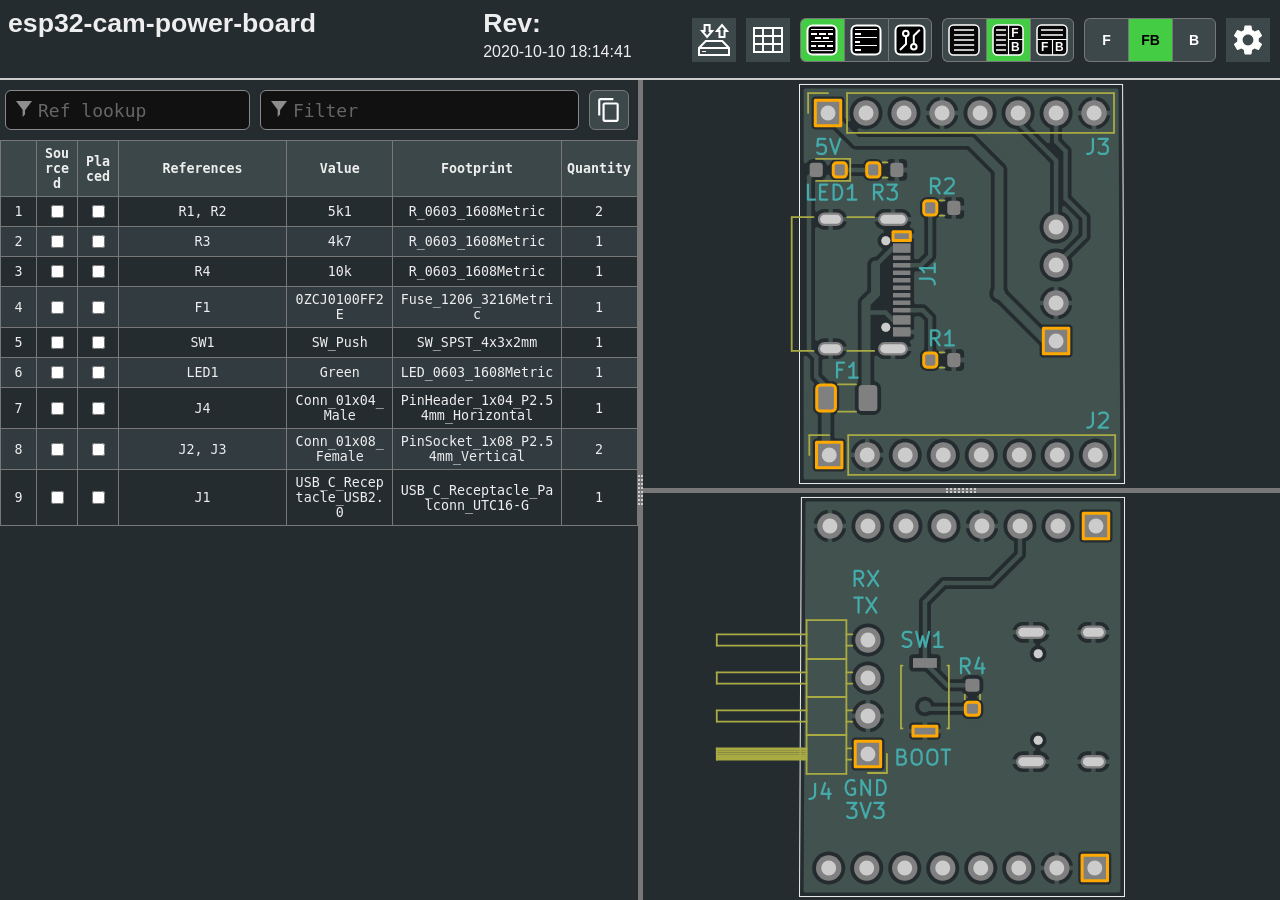
<file: docs/electronics/esp-boards/esp32-cam-power-board/esp32-cam-power-board-ibom.html>
<!DOCTYPE html>
<html lang="en">

<head>
  <meta charset="UTF-8">
  <meta name="viewport" content="width=device-width, initial-scale=1.0">
  <title>Interactive BOM for KiCAD</title>
  <style type="text/css">
:root {
  --pcb-edge-color: black;
  --pad-color: #878787;
  --pad-color-highlight: #D04040;
  --pin1-outline-color: #ffb629;
  --pin1-outline-color-highlight: #b4ff03;
  --silkscreen-edge-color: #aa4;
  --silkscreen-polygon-color: #4aa;
  --silkscreen-text-color: #4aa;
  --fabrication-edge-color: #907651;
  --fabrication-polygon-color: #907651;
  --fabrication-text-color: #a27c24;
  --track-color: #def5f1;
  --track-color-highlight: #D04040;
  --zone-color: #def5f1;
  --zone-color-highlight: #d0404080;
}

html, body {
  margin: 0px;
  height: 100%;
  font-family: Verdana, sans-serif;
}

.dark.topmostdiv {
  --pcb-edge-color: #eee;
  --pad-color: #808080;
  --pin1-outline-color: #ffa800;
  --pin1-outline-color-highlight: #ccff00;
  --track-color: #42524f;
  --zone-color: #42524f;
  background-color: #252c30;
  color: #eee;
}

button {
  background-color: #eee;
  border: 1px solid #888;
  color: black;
  height: 44px;
  width: 44px;
  text-align: center;
  text-decoration: none;
  display: inline-block;
  font-size: 14px;
  font-weight: bolder;
}

.dark button {
  /* This will be inverted */
  background-color: #c3b7b5;
}

button.depressed {
  background-color: #0a0;
  color: white;
}

.dark button.depressed {
  /* This will be inverted */
  background-color: #b3b;
}

button:focus {
  outline: 0;
}

button#tb-btn {
  background-image: url("data:image/svg+xml,%3Csvg xmlns='http://www.w3.org/2000/svg' viewBox='0 0 8.47 8.47'%3E%3Crect transform='translate(0 -288.53)' ry='1.17' y='288.8' x='.27' height='7.94' width='7.94' fill='%23f9f9f9'/%3E%3Cg transform='translate(0 -288.53)'%3E%3Crect width='7.94' height='7.94' x='.27' y='288.8' ry='1.17' fill='none' stroke='%23000' stroke-width='.4' stroke-linejoin='round'/%3E%3Cpath d='M1.32 290.12h5.82M1.32 291.45h5.82' fill='none' stroke='%23000' stroke-width='.4'/%3E%3Cpath d='M4.37 292.5v4.23M.26 292.63H8.2' fill='none' stroke='%23000' stroke-width='.3'/%3E%3Ctext font-weight='700' font-size='3.17' font-family='sans-serif'%3E%3Ctspan x='1.35' y='295.73'%3EF%3C/tspan%3E%3Ctspan x='5.03' y='295.68'%3EB%3C/tspan%3E%3C/text%3E%3C/g%3E%3C/svg%3E%0A");
}

button#lr-btn {
  background-image: url("data:image/svg+xml,%3Csvg xmlns='http://www.w3.org/2000/svg' viewBox='0 0 8.47 8.47'%3E%3Crect transform='translate(0 -288.53)' ry='1.17' y='288.8' x='.27' height='7.94' width='7.94' fill='%23f9f9f9'/%3E%3Cg transform='translate(0 -288.53)'%3E%3Crect width='7.94' height='7.94' x='.27' y='288.8' ry='1.17' fill='none' stroke='%23000' stroke-width='.4' stroke-linejoin='round'/%3E%3Cpath d='M1.06 290.12H3.7m-2.64 1.33H3.7m-2.64 1.32H3.7m-2.64 1.3H3.7m-2.64 1.33H3.7' fill='none' stroke='%23000' stroke-width='.4'/%3E%3Cpath d='M4.37 288.8v7.94m0-4.11h3.96' fill='none' stroke='%23000' stroke-width='.3'/%3E%3Ctext font-weight='700' font-size='3.17' font-family='sans-serif'%3E%3Ctspan x='5.11' y='291.96'%3EF%3C/tspan%3E%3Ctspan x='5.03' y='295.68'%3EB%3C/tspan%3E%3C/text%3E%3C/g%3E%3C/svg%3E%0A");
}

button#bom-btn {
  background-image: url("data:image/svg+xml,%3Csvg xmlns='http://www.w3.org/2000/svg' viewBox='0 0 8.47 8.47'%3E%3Crect transform='translate(0 -288.53)' ry='1.17' y='288.8' x='.27' height='7.94' width='7.94' fill='%23f9f9f9'/%3E%3Cg transform='translate(0 -288.53)' fill='none' stroke='%23000' stroke-width='.4'%3E%3Crect width='7.94' height='7.94' x='.27' y='288.8' ry='1.17' stroke-linejoin='round'/%3E%3Cpath d='M1.59 290.12h5.29M1.59 291.45h5.33M1.59 292.75h5.33M1.59 294.09h5.33M1.59 295.41h5.33'/%3E%3C/g%3E%3C/svg%3E");
}

button#bom-grouped-btn {
  background-image: url("data:image/svg+xml,%3Csvg xmlns='http://www.w3.org/2000/svg' width='32' height='32'%3E%3Cg stroke='%23000' stroke-linejoin='round' class='layer'%3E%3Crect width='29' height='29' x='1.5' y='1.5' stroke-width='2' fill='%23fff' rx='5' ry='5'/%3E%3Cpath stroke-linecap='square' stroke-width='2' d='M6 10h4m4 0h5m4 0h3M6.1 22h3m3.9 0h5m4 0h4m-16-8h4m4 0h4'/%3E%3Cpath stroke-linecap='null' d='M5 17.5h22M5 26.6h22M5 5.5h22'/%3E%3C/g%3E%3C/svg%3E");
}

button#bom-ungrouped-btn {
  background-image: url("data:image/svg+xml,%3Csvg xmlns='http://www.w3.org/2000/svg' width='32' height='32'%3E%3Cg stroke='%23000' stroke-linejoin='round' class='layer'%3E%3Crect width='29' height='29' x='1.5' y='1.5' stroke-width='2' fill='%23fff' rx='5' ry='5'/%3E%3Cpath stroke-linecap='square' stroke-width='2' d='M6 10h4m-4 8h3m-3 8h4'/%3E%3Cpath stroke-linecap='null' d='M5 13.5h22m-22 8h22M5 5.5h22'/%3E%3C/g%3E%3C/svg%3E");
}

button#bom-netlist-btn {
  background-image: url("data:image/svg+xml,%3Csvg xmlns='http://www.w3.org/2000/svg' width='32' height='32'%3E%3Cg fill='none' stroke='%23000' class='layer'%3E%3Crect width='29' height='29' x='1.5' y='1.5' stroke-width='2' fill='%23fff' rx='5' ry='5'/%3E%3Cpath stroke-width='2' d='M6 26l6-6v-8m13.8-6.3l-6 6v8'/%3E%3Ccircle cx='11.8' cy='9.5' r='2.8' stroke-width='2'/%3E%3Ccircle cx='19.8' cy='22.8' r='2.8' stroke-width='2'/%3E%3C/g%3E%3C/svg%3E");
}

button#copy {
  background-image: url("data:image/svg+xml,%3Csvg height='48' viewBox='0 0 48 48' width='48' xmlns='http://www.w3.org/2000/svg'%3E%3Cpath d='M0 0h48v48h-48z' fill='none'/%3E%3Cpath d='M32 2h-24c-2.21 0-4 1.79-4 4v28h4v-28h24v-4zm6 8h-22c-2.21 0-4 1.79-4 4v28c0 2.21 1.79 4 4 4h22c2.21 0 4-1.79 4-4v-28c0-2.21-1.79-4-4-4zm0 32h-22v-28h22v28z'/%3E%3C/svg%3E");
  background-position: 6px 6px;
  background-repeat: no-repeat;
  background-size: 26px 26px;
  border-radius: 6px;
  height: 40px;
  width: 40px;
  margin: 10px 5px;
}

button#copy:active {
    box-shadow: inset 0px 0px 5px #6c6c6c;
}

textarea.clipboard-temp {
  position: fixed;
  top: 0;
  left: 0;
  width: 2em;
  height: 2em;
  padding: 0;
  border: None;
  outline: None;
  box-shadow: None;
  background: transparent;
}

.left-most-button {
  border-right: 0;
  border-top-left-radius: 6px;
  border-bottom-left-radius: 6px;
}

.middle-button {
  border-right: 0;
}

.right-most-button {
  border-top-right-radius: 6px;
  border-bottom-right-radius: 6px;
}

.button-container {
  font-size: 0;
  margin: 10px 10px 10px 0px;
}

.dark .button-container {
  filter: invert(1);
}

.button-container button {
  background-size: 32px 32px;
  background-position: 5px 5px;
  background-repeat: no-repeat;
}

@media print {
  .hideonprint {
    display: none;
  }
}

canvas {
  cursor: crosshair;
}

canvas:active {
  cursor: grabbing;
}

.fileinfo {
  width: 100%;
  max-width: 1000px;
  border: none;
  padding: 5px;
}

.fileinfo .title {
  font-size: 20pt;
  font-weight: bold;
}

.fileinfo td {
  overflow: hidden;
  white-space: nowrap;
  max-width: 1px;
  width: 50%;
  text-overflow: ellipsis;
}

.bom {
  border-collapse: collapse;
  font-family: Consolas, "DejaVu Sans Mono", Monaco, monospace;
  font-size: 10pt;
  table-layout: fixed;
  width: 100%;
  margin-top: 1px;
}

.bom th, .bom td {
  border: 1px solid black;
  padding: 5px;
  word-wrap: break-word;
  text-align: center;
  position: relative;
}

.dark .bom th, .dark .bom td {
  border: 1px solid #777;
}

.bom th {
  background-color: #CCCCCC;
  background-clip: padding-box;
}

.dark .bom th {
  background-color: #3b4749;
}

.bom tr.highlighted:nth-child(n) {
  background-color: #cfc;
}

.dark .bom tr.highlighted:nth-child(n) {
  background-color: #226022;
}

.bom tr:nth-child(even) {
  background-color: #f2f2f2;
}

.dark .bom tr:nth-child(even) {
  background-color: #313b40;
}

.bom tr.checked {
  color: #aaa;
}

.dark .bom tr.checked {
  color: #666;
}

.bom tr {
  transition: background-color 0.2s;
}

.bom .numCol {
  width: 25px;
}

.bom .Description {
  width: 10%;
}

.bom .Part {
  width: 10%;
}

.bom .Value {
  width: 15%;
}

.bom .Quantity {
  width: 65px;
}

.bom th .sortmark {
  position: absolute;
  right: 1px;
  top: 1px;
  margin-top: -5px;
  border-width: 5px;
  border-style: solid;
  border-color: transparent transparent #221 transparent;
  transform-origin: 50% 85%;
  transition: opacity 0.2s, transform 0.4s;
}

.dark .bom th .sortmark {
  filter: invert(1);
}

.bom th .sortmark.none {
  opacity: 0;
}

.bom th .sortmark.desc {
  transform: rotate(180deg);
}

.bom th:hover .sortmark.none {
  opacity: 0.5;
}

.bom .bom-checkbox {
  width: 30px;
  position: relative;
  user-select: none;
  -moz-user-select: none;
}

.bom .bom-checkbox:before {
  content: "";
  position: absolute;
  border-width: 15px;
  border-style: solid;
  border-color: #51829f transparent transparent transparent;
  visibility: hidden;
  top: -15px;
}

.bom .bom-checkbox:after {
  content: "Double click to set/unset all";
  position: absolute;
  color: white;
  top: -35px;
  left: -26px;
  background: #51829f;
  padding: 5px 15px;
  border-radius: 8px;
  white-space: nowrap;
  visibility: hidden;
}

.bom .bom-checkbox:hover:before, .bom .bom-checkbox:hover:after {
  visibility: visible;
  transition: visibility 0.2s linear 1s;
}

.split {
  -webkit-box-sizing: border-box;
  -moz-box-sizing: border-box;
  box-sizing: border-box;
  overflow-y: auto;
  overflow-x: hidden;
  background-color: inherit;
}

.split.split-horizontal, .gutter.gutter-horizontal {
  height: 100%;
  float: left;
}

.gutter {
  background-color: #ddd;
  background-repeat: no-repeat;
  background-position: 50%;
  transition: background-color 0.3s;
}

.dark .gutter {
  background-color: #777;
}

.gutter.gutter-horizontal {
  background-image: url('[data-uri]');
  cursor: ew-resize;
  width: 5px;
}

.gutter.gutter-vertical {
  background-image: url('[data-uri]');
  cursor: ns-resize;
  height: 5px;
}

.searchbox {
  float: left;
  height: 40px;
  margin: 10px 5px;
  padding: 12px 32px;
  font-family: Consolas, "DejaVu Sans Mono", Monaco, monospace;
  font-size: 18px;
  box-sizing: border-box;
  border: 1px solid #888;
  border-radius: 6px;
  outline: none;
  background-color: #eee;
  transition: background-color 0.2s, border 0.2s;
  background-image: url('[data-uri]');
  background-position: 10px 10px;
  background-repeat: no-repeat;
}

.dark .searchbox {
  background-color: #111;
  color: #eee;
}

.searchbox::placeholder {
  color: #ccc;
}

.dark .searchbox::placeholder {
  color: #666;
}

.filter {
  width: calc(60% - 64px);
}

.reflookup {
  width: calc(40% - 10px);
}

input[type=text]:focus {
  background-color: white;
  border: 1px solid #333;
}

.dark input[type=text]:focus {
  background-color: #333;
  border: 1px solid #ccc;
}

mark.highlight {
  background-color: #5050ff;
  color: #fff;
  padding: 2px;
  border-radius: 6px;
}

.dark mark.highlight {
  background-color: #76a6da;
  color: #111;
}

.menubtn {
  background-color: white;
  border: none;
  background-image: url("data:image/svg+xml,%3Csvg xmlns='http://www.w3.org/2000/svg' width='36' height='36' viewBox='0 0 20 20'%3E%3Cpath fill='none' d='M0 0h20v20H0V0z'/%3E%3Cpath d='M15.95 10.78c.03-.25.05-.51.05-.78s-.02-.53-.06-.78l1.69-1.32c.15-.12.19-.34.1-.51l-1.6-2.77c-.1-.18-.31-.24-.49-.18l-1.99.8c-.42-.32-.86-.58-1.35-.78L12 2.34c-.03-.2-.2-.34-.4-.34H8.4c-.2 0-.36.14-.39.34l-.3 2.12c-.49.2-.94.47-1.35.78l-1.99-.8c-.18-.07-.39 0-.49.18l-1.6 2.77c-.1.18-.06.39.1.51l1.69 1.32c-.04.25-.07.52-.07.78s.02.53.06.78L2.37 12.1c-.15.12-.19.34-.1.51l1.6 2.77c.1.18.31.24.49.18l1.99-.8c.42.32.86.58 1.35.78l.3 2.12c.04.2.2.34.4.34h3.2c.2 0 .37-.14.39-.34l.3-2.12c.49-.2.94-.47 1.35-.78l1.99.8c.18.07.39 0 .49-.18l1.6-2.77c.1-.18.06-.39-.1-.51l-1.67-1.32zM10 13c-1.65 0-3-1.35-3-3s1.35-3 3-3 3 1.35 3 3-1.35 3-3 3z'/%3E%3C/svg%3E%0A");
  background-position: center;
  background-repeat: no-repeat;
}

.statsbtn {
  background-color: white;
  border: none;
  background-image: url("data:image/svg+xml,%3Csvg width='36' height='36' xmlns='http://www.w3.org/2000/svg'%3E%3Cpath d='M4 6h28v24H4V6zm0 8h28v8H4m9-16v24h10V5.8' fill='none' stroke='%23000' stroke-width='2'/%3E%3C/svg%3E");
  background-position: center;
  background-repeat: no-repeat;
}

.iobtn {
  background-color: white;
  border: none;
  background-image: url("data:image/svg+xml,%3Csvg xmlns='http://www.w3.org/2000/svg' width='36' height='36'%3E%3Cpath fill='none' stroke='%23000' stroke-width='2' d='M3 33v-7l6.8-7h16.5l6.7 7v7H3zM3.2 26H33M21 9l5-5.9 5 6h-2.5V15h-5V9H21zm-4.9 0l-5 6-5-6h2.5V3h5v6h2.5z'/%3E%3Cpath fill='none' stroke='%23000' d='M6.1 29.5H10'/%3E%3C/svg%3E");
  background-position: center;
  background-repeat: no-repeat;
}

.dark .statsbtn, .dark .savebtn, .dark .menubtn, .dark .iobtn {
  filter: invert(1);
}

.flexbox {
  display: flex;
  align-items: center;
  justify-content: space-between;
  width: 100%;
}

.savebtn {
  background-color: #d6d6d6;
  width: auto;
  height: 30px;
  flex-grow: 1;
  margin: 5px;
  border-radius: 4px;
}

.savebtn:active {
  background-color: #0a0;
  color: white;
}

.dark .savebtn:active {
  /* This will be inverted */
  background-color: #b3b;
}

.stats {
  border-collapse: collapse;
  font-size: 12pt;
  table-layout: fixed;
  width: 100%;
  min-width: 450px;
}

.dark .stats td {
  border: 1px solid #bbb;
}

.stats td {
  border: 1px solid black;
  padding: 5px;
  word-wrap: break-word;
  text-align: center;
  position: relative;
}

#checkbox-stats div {
  position: absolute;
  left: 0;
  top: 0;
  height: 100%;
  width: 100%;
  display: flex;
  align-items: center;
  justify-content: center;
}

#checkbox-stats .bar {
  background-color: rgba(28, 251, 0, 0.6);
}

.menu {
  position: relative;
  display: inline-block;
  margin: 10px 10px 10px 0px;
}

.menu-content {
  display: none;
  position: absolute;
  background-color: white;
  right: 0;
  min-width: 300px;
  box-shadow: 0px 8px 16px 0px rgba(0, 0, 0, 0.2);
  z-index: 100;
  padding: 8px;
}

.dark .menu-content {
  background-color: #111;
}

.menu:hover .menu-content {
  display: block;
}

.menu:hover .menubtn, .menu:hover .iobtn, .menu:hover .statsbtn {
  background-color: #eee;
}

.menu-label {
  display: inline-block;
  padding: 8px;
  border: 1px solid #ccc;
  border-top: 0;
  width: calc(100% - 18px);
}

.menu-label-top {
  border-top: 1px solid #ccc;
}

.menu-textbox {
  float: left;
  height: 24px;
  margin: 10px 5px;
  padding: 5px 5px;
  font-family: Consolas, "DejaVu Sans Mono", Monaco, monospace;
  font-size: 14px;
  box-sizing: border-box;
  border: 1px solid #888;
  border-radius: 4px;
  outline: none;
  background-color: #eee;
  transition: background-color 0.2s, border 0.2s;
  width: calc(100% - 10px);
}

.menu-textbox.invalid, .dark .menu-textbox.invalid {
  color: red;
}

.dark .menu-textbox {
  background-color: #222;
  color: #eee;
}

.radio-container {
  margin: 4px;
}

.topmostdiv {
  width: 100%;
  height: 100%;
  background-color: white;
  transition: background-color 0.3s;
}

#top {
  height: 78px;
  border-bottom: 2px solid black;
}

.dark #top {
  border-bottom: 2px solid #ccc;
}

#dbg {
  display: block;
}

::-webkit-scrollbar {
  width: 8px;
}

::-webkit-scrollbar-track {
  background: #aaa;
}

::-webkit-scrollbar-thumb {
  background: #666;
  border-radius: 3px;
}

::-webkit-scrollbar-thumb:hover {
  background: #555;
}

.slider {
  -webkit-appearance: none;
  width: 100%;
  margin: 3px 0;
  padding: 0;
  outline: none;
  opacity: 0.7;
  -webkit-transition: .2s;
  transition: opacity .2s;
  border-radius: 3px;
}

.slider:hover {
  opacity: 1;
}

.slider:focus {
  outline: none;
}

.slider::-webkit-slider-runnable-track {
  -webkit-appearance: none;
  width: 100%;
  height: 8px;
  background: #d3d3d3;
  border-radius: 3px;
  border: none;
}

.slider::-webkit-slider-thumb {
  -webkit-appearance: none;
  width: 15px;
  height: 15px;
  border-radius: 50%;
  background: #0a0;
  cursor: pointer;
  margin-top: -4px;
}

.dark .slider::-webkit-slider-thumb {
  background: #3d3;
}

.slider::-moz-range-thumb {
  width: 15px;
  height: 15px;
  border-radius: 50%;
  background: #0a0;
  cursor: pointer;
}

.slider::-moz-range-track {
  height: 8px;
  background: #d3d3d3;
  border-radius: 3px;
}

.dark .slider::-moz-range-thumb {
  background: #3d3;
}

.slider::-ms-track {
  width: 100%;
  height: 8px;
  border-width: 3px 0;
  background: transparent;
  border-color: transparent;
  color: transparent;
  transition: opacity .2s;
}

.slider::-ms-fill-lower {
  background: #d3d3d3;
  border: none;
  border-radius: 3px;
}

.slider::-ms-fill-upper {
  background: #d3d3d3;
  border: none;
  border-radius: 3px;
}

.slider::-ms-thumb {
  width: 15px;
  height: 15px;
  border-radius: 50%;
  background: #0a0;
  cursor: pointer;
  margin: 0;
}

.shameless-plug {
  font-size: 0.8em;
  text-align: center;
  display: block;
}

a {
  color: #0278a4;
}

.dark a {
  color: #00b9fd;
}

#frontcanvas, #backcanvas {
    touch-action: none;
}


  </style>
  <script type="text/javascript" >
///////////////////////////////////////////////
/*
  Split.js - v1.3.5
  MIT License
  https://github.com/nathancahill/Split.js
*/
!function(e,t){"object"==typeof exports&&"undefined"!=typeof module?module.exports=t():"function"==typeof define&&define.amd?define(t):e.Split=t()}(this,function(){"use strict";var e=window,t=e.document,n="addEventListener",i="removeEventListener",r="getBoundingClientRect",s=function(){return!1},o=e.attachEvent&&!e[n],a=["","-webkit-","-moz-","-o-"].filter(function(e){var n=t.createElement("div");return n.style.cssText="width:"+e+"calc(9px)",!!n.style.length}).shift()+"calc",l=function(e){return"string"==typeof e||e instanceof String?t.querySelector(e):e};return function(u,c){function z(e,t,n){var i=A(y,t,n);Object.keys(i).forEach(function(t){return e.style[t]=i[t]})}function h(e,t){var n=B(y,t);Object.keys(n).forEach(function(t){return e.style[t]=n[t]})}function f(e){var t=E[this.a],n=E[this.b],i=t.size+n.size;t.size=e/this.size*i,n.size=i-e/this.size*i,z(t.element,t.size,this.aGutterSize),z(n.element,n.size,this.bGutterSize)}function m(e){var t;this.dragging&&((t="touches"in e?e.touches[0][b]-this.start:e[b]-this.start)<=E[this.a].minSize+M+this.aGutterSize?t=E[this.a].minSize+this.aGutterSize:t>=this.size-(E[this.b].minSize+M+this.bGutterSize)&&(t=this.size-(E[this.b].minSize+this.bGutterSize)),f.call(this,t),c.onDrag&&c.onDrag())}function g(){var e=E[this.a].element,t=E[this.b].element;this.size=e[r]()[y]+t[r]()[y]+this.aGutterSize+this.bGutterSize,this.start=e[r]()[G]}function d(){var t=this,n=E[t.a].element,r=E[t.b].element;t.dragging&&c.onDragEnd&&c.onDragEnd(),t.dragging=!1,e[i]("mouseup",t.stop),e[i]("touchend",t.stop),e[i]("touchcancel",t.stop),t.parent[i]("mousemove",t.move),t.parent[i]("touchmove",t.move),delete t.stop,delete t.move,n[i]("selectstart",s),n[i]("dragstart",s),r[i]("selectstart",s),r[i]("dragstart",s),n.style.userSelect="",n.style.webkitUserSelect="",n.style.MozUserSelect="",n.style.pointerEvents="",r.style.userSelect="",r.style.webkitUserSelect="",r.style.MozUserSelect="",r.style.pointerEvents="",t.gutter.style.cursor="",t.parent.style.cursor=""}function S(t){var i=this,r=E[i.a].element,o=E[i.b].element;!i.dragging&&c.onDragStart&&c.onDragStart(),t.preventDefault(),i.dragging=!0,i.move=m.bind(i),i.stop=d.bind(i),e[n]("mouseup",i.stop),e[n]("touchend",i.stop),e[n]("touchcancel",i.stop),i.parent[n]("mousemove",i.move),i.parent[n]("touchmove",i.move),r[n]("selectstart",s),r[n]("dragstart",s),o[n]("selectstart",s),o[n]("dragstart",s),r.style.userSelect="none",r.style.webkitUserSelect="none",r.style.MozUserSelect="none",r.style.pointerEvents="none",o.style.userSelect="none",o.style.webkitUserSelect="none",o.style.MozUserSelect="none",o.style.pointerEvents="none",i.gutter.style.cursor=j,i.parent.style.cursor=j,g.call(i)}function v(e){e.forEach(function(t,n){if(n>0){var i=F[n-1],r=E[i.a],s=E[i.b];r.size=e[n-1],s.size=t,z(r.element,r.size,i.aGutterSize),z(s.element,s.size,i.bGutterSize)}})}function p(){F.forEach(function(e){e.parent.removeChild(e.gutter),E[e.a].element.style[y]="",E[e.b].element.style[y]=""})}void 0===c&&(c={});var y,b,G,E,w=l(u[0]).parentNode,D=e.getComputedStyle(w).flexDirection,U=c.sizes||u.map(function(){return 100/u.length}),k=void 0!==c.minSize?c.minSize:100,x=Array.isArray(k)?k:u.map(function(){return k}),L=void 0!==c.gutterSize?c.gutterSize:10,M=void 0!==c.snapOffset?c.snapOffset:30,O=c.direction||"horizontal",j=c.cursor||("horizontal"===O?"ew-resize":"ns-resize"),C=c.gutter||function(e,n){var i=t.createElement("div");return i.className="gutter gutter-"+n,i},A=c.elementStyle||function(e,t,n){var i={};return"string"==typeof t||t instanceof String?i[e]=t:i[e]=o?t+"%":a+"("+t+"% - "+n+"px)",i},B=c.gutterStyle||function(e,t){return n={},n[e]=t+"px",n;var n};"horizontal"===O?(y="width","clientWidth",b="clientX",G="left","paddingLeft"):"vertical"===O&&(y="height","clientHeight",b="clientY",G="top","paddingTop");var F=[];return E=u.map(function(e,t){var i,s={element:l(e),size:U[t],minSize:x[t]};if(t>0&&(i={a:t-1,b:t,dragging:!1,isFirst:1===t,isLast:t===u.length-1,direction:O,parent:w},i.aGutterSize=L,i.bGutterSize=L,i.isFirst&&(i.aGutterSize=L/2),i.isLast&&(i.bGutterSize=L/2),"row-reverse"===D||"column-reverse"===D)){var a=i.a;i.a=i.b,i.b=a}if(!o&&t>0){var c=C(t,O);h(c,L),c[n]("mousedown",S.bind(i)),c[n]("touchstart",S.bind(i)),w.insertBefore(c,s.element),i.gutter=c}0===t||t===u.length-1?z(s.element,s.size,L/2):z(s.element,s.size,L);var f=s.element[r]()[y];return f<s.minSize&&(s.minSize=f),t>0&&F.push(i),s}),o?{setSizes:v,destroy:p}:{setSizes:v,getSizes:function(){return E.map(function(e){return e.size})},collapse:function(e){if(e===F.length){var t=F[e-1];g.call(t),o||f.call(t,t.size-t.bGutterSize)}else{var n=F[e];g.call(n),o||f.call(n,n.aGutterSize)}},destroy:p}}});

///////////////////////////////////////////////

///////////////////////////////////////////////
// Copyright (c) 2013 Pieroxy <pieroxy@pieroxy.net>
// This work is free. You can redistribute it and/or modify it
// under the terms of the WTFPL, Version 2
// For more information see LICENSE.txt or http://www.wtfpl.net/
//
// For more information, the home page:
// http://pieroxy.net/blog/pages/lz-string/testing.html
//
// LZ-based compression algorithm, version 1.4.4
var LZString=function(){var o=String.fromCharCode,i={};var n={decompressFromBase64:function(o){return null==o?"":""==o?null:n._decompress(o.length,32,function(n){return function(o,n){if(!i[o]){i[o]={};for(var t=0;t<o.length;t++)i[o][o.charAt(t)]=t}return i[o][n]}("ABCDEFGHIJKLMNOPQRSTUVWXYZabcdefghijklmnopqrstuvwxyz0123456789+/=",o.charAt(n))})},_decompress:function(i,n,t){var r,e,a,s,p,u,l,f=[],c=4,d=4,h=3,v="",g=[],m={val:t(0),position:n,index:1};for(r=0;r<3;r+=1)f[r]=r;for(a=0,p=Math.pow(2,2),u=1;u!=p;)s=m.val&m.position,m.position>>=1,0==m.position&&(m.position=n,m.val=t(m.index++)),a|=(s>0?1:0)*u,u<<=1;switch(a){case 0:for(a=0,p=Math.pow(2,8),u=1;u!=p;)s=m.val&m.position,m.position>>=1,0==m.position&&(m.position=n,m.val=t(m.index++)),a|=(s>0?1:0)*u,u<<=1;l=o(a);break;case 1:for(a=0,p=Math.pow(2,16),u=1;u!=p;)s=m.val&m.position,m.position>>=1,0==m.position&&(m.position=n,m.val=t(m.index++)),a|=(s>0?1:0)*u,u<<=1;l=o(a);break;case 2:return""}for(f[3]=l,e=l,g.push(l);;){if(m.index>i)return"";for(a=0,p=Math.pow(2,h),u=1;u!=p;)s=m.val&m.position,m.position>>=1,0==m.position&&(m.position=n,m.val=t(m.index++)),a|=(s>0?1:0)*u,u<<=1;switch(l=a){case 0:for(a=0,p=Math.pow(2,8),u=1;u!=p;)s=m.val&m.position,m.position>>=1,0==m.position&&(m.position=n,m.val=t(m.index++)),a|=(s>0?1:0)*u,u<<=1;f[d++]=o(a),l=d-1,c--;break;case 1:for(a=0,p=Math.pow(2,16),u=1;u!=p;)s=m.val&m.position,m.position>>=1,0==m.position&&(m.position=n,m.val=t(m.index++)),a|=(s>0?1:0)*u,u<<=1;f[d++]=o(a),l=d-1,c--;break;case 2:return g.join("")}if(0==c&&(c=Math.pow(2,h),h++),f[l])v=f[l];else{if(l!==d)return null;v=e+e.charAt(0)}g.push(v),f[d++]=e+v.charAt(0),e=v,0==--c&&(c=Math.pow(2,h),h++)}}};return n}();"function"==typeof define&&define.amd?define(function(){return LZString}):"undefined"!=typeof module&&null!=module?module.exports=LZString:"undefined"!=typeof angular&&null!=angular&&angular.module("LZString",[]).factory("LZString",function(){return LZString});
///////////////////////////////////////////////

///////////////////////////////////////////////
/*!
 * PEP v0.4.3 | https://github.com/jquery/PEP
 * Copyright jQuery Foundation and other contributors | http://jquery.org/license
 */
!function(a,b){"object"==typeof exports&&"undefined"!=typeof module?module.exports=b():"function"==typeof define&&define.amd?define(b):a.PointerEventsPolyfill=b()}(this,function(){"use strict";function a(a,b){b=b||Object.create(null);var c=document.createEvent("Event");c.initEvent(a,b.bubbles||!1,b.cancelable||!1);
for(var d,e=2;e<m.length;e++)d=m[e],c[d]=b[d]||n[e];c.buttons=b.buttons||0;
var f=0;return f=b.pressure&&c.buttons?b.pressure:c.buttons?.5:0,c.x=c.clientX,c.y=c.clientY,c.pointerId=b.pointerId||0,c.width=b.width||0,c.height=b.height||0,c.pressure=f,c.tiltX=b.tiltX||0,c.tiltY=b.tiltY||0,c.twist=b.twist||0,c.tangentialPressure=b.tangentialPressure||0,c.pointerType=b.pointerType||"",c.hwTimestamp=b.hwTimestamp||0,c.isPrimary=b.isPrimary||!1,c}function b(){this.array=[],this.size=0}function c(a,b,c,d){this.addCallback=a.bind(d),this.removeCallback=b.bind(d),this.changedCallback=c.bind(d),A&&(this.observer=new A(this.mutationWatcher.bind(this)))}function d(a){return"body /shadow-deep/ "+e(a)}function e(a){return'[touch-action="'+a+'"]'}function f(a){return"{ -ms-touch-action: "+a+"; touch-action: "+a+"; }"}function g(){if(F){D.forEach(function(a){String(a)===a?(E+=e(a)+f(a)+"\n",G&&(E+=d(a)+f(a)+"\n")):(E+=a.selectors.map(e)+f(a.rule)+"\n",G&&(E+=a.selectors.map(d)+f(a.rule)+"\n"))});var a=document.createElement("style");a.textContent=E,document.head.appendChild(a)}}function h(){if(!window.PointerEvent){if(window.PointerEvent=a,window.navigator.msPointerEnabled){var b=window.navigator.msMaxTouchPoints;Object.defineProperty(window.navigator,"maxTouchPoints",{value:b,enumerable:!0}),u.registerSource("ms",_)}else Object.defineProperty(window.navigator,"maxTouchPoints",{value:0,enumerable:!0}),u.registerSource("mouse",N),void 0!==window.ontouchstart&&u.registerSource("touch",V);u.register(document)}}function i(a){if(!u.pointermap.has(a)){var b=new Error("InvalidPointerId");throw b.name="InvalidPointerId",b}}function j(a){for(var b=a.parentNode;b&&b!==a.ownerDocument;)b=b.parentNode;if(!b){var c=new Error("InvalidStateError");throw c.name="InvalidStateError",c}}function k(a){var b=u.pointermap.get(a);return 0!==b.buttons}function l(){window.Element&&!Element.prototype.setPointerCapture&&Object.defineProperties(Element.prototype,{setPointerCapture:{value:W},releasePointerCapture:{value:X},hasPointerCapture:{value:Y}})}
var m=["bubbles","cancelable","view","detail","screenX","screenY","clientX","clientY","ctrlKey","altKey","shiftKey","metaKey","button","relatedTarget","pageX","pageY"],n=[!1,!1,null,null,0,0,0,0,!1,!1,!1,!1,0,null,0,0],o=window.Map&&window.Map.prototype.forEach,p=o?Map:b;b.prototype={set:function(a,b){return void 0===b?this["delete"](a):(this.has(a)||this.size++,void(this.array[a]=b))},has:function(a){return void 0!==this.array[a]},"delete":function(a){this.has(a)&&(delete this.array[a],this.size--)},get:function(a){return this.array[a]},clear:function(){this.array.length=0,this.size=0},forEach:function(a,b){return this.array.forEach(function(c,d){a.call(b,c,d,this)},this)}};var q=["bubbles","cancelable","view","detail","screenX","screenY","clientX","clientY","ctrlKey","altKey","shiftKey","metaKey","button","relatedTarget","buttons","pointerId","width","height","pressure","tiltX","tiltY","pointerType","hwTimestamp","isPrimary","type","target","currentTarget","which","pageX","pageY","timeStamp"],r=[!1,!1,null,null,0,0,0,0,!1,!1,!1,!1,0,null,0,0,0,0,0,0,0,"",0,!1,"",null,null,0,0,0,0],s={pointerover:1,pointerout:1,pointerenter:1,pointerleave:1},t="undefined"!=typeof SVGElementInstance,u={pointermap:new p,eventMap:Object.create(null),captureInfo:Object.create(null),eventSources:Object.create(null),eventSourceList:[],registerSource:function(a,b){var c=b,d=c.events;d&&(d.forEach(function(a){c[a]&&(this.eventMap[a]=c[a].bind(c))},this),this.eventSources[a]=c,this.eventSourceList.push(c))},register:function(a){for(var b,c=this.eventSourceList.length,d=0;d<c&&(b=this.eventSourceList[d]);d++)
b.register.call(b,a)},unregister:function(a){for(var b,c=this.eventSourceList.length,d=0;d<c&&(b=this.eventSourceList[d]);d++)
b.unregister.call(b,a)},contains:function(a,b){try{return a.contains(b)}catch(c){return!1}},down:function(a){a.bubbles=!0,this.fireEvent("pointerdown",a)},move:function(a){a.bubbles=!0,this.fireEvent("pointermove",a)},up:function(a){a.bubbles=!0,this.fireEvent("pointerup",a)},enter:function(a){a.bubbles=!1,this.fireEvent("pointerenter",a)},leave:function(a){a.bubbles=!1,this.fireEvent("pointerleave",a)},over:function(a){a.bubbles=!0,this.fireEvent("pointerover",a)},out:function(a){a.bubbles=!0,this.fireEvent("pointerout",a)},cancel:function(a){a.bubbles=!0,this.fireEvent("pointercancel",a)},leaveOut:function(a){this.out(a),this.propagate(a,this.leave,!1)},enterOver:function(a){this.over(a),this.propagate(a,this.enter,!0)},eventHandler:function(a){if(!a._handledByPE){var b=a.type,c=this.eventMap&&this.eventMap[b];c&&c(a),a._handledByPE=!0}},listen:function(a,b){b.forEach(function(b){this.addEvent(a,b)},this)},unlisten:function(a,b){b.forEach(function(b){this.removeEvent(a,b)},this)},addEvent:function(a,b){a.addEventListener(b,this.boundHandler)},removeEvent:function(a,b){a.removeEventListener(b,this.boundHandler)},makeEvent:function(b,c){this.captureInfo[c.pointerId]&&(c.relatedTarget=null);var d=new a(b,c);return c.preventDefault&&(d.preventDefault=c.preventDefault),d._target=d._target||c.target,d},fireEvent:function(a,b){var c=this.makeEvent(a,b);return this.dispatchEvent(c)},cloneEvent:function(a){for(var b,c=Object.create(null),d=0;d<q.length;d++)b=q[d],c[b]=a[b]||r[d],!t||"target"!==b&&"relatedTarget"!==b||c[b]instanceof SVGElementInstance&&(c[b]=c[b].correspondingUseElement);return a.preventDefault&&(c.preventDefault=function(){a.preventDefault()}),c},getTarget:function(a){var b=this.captureInfo[a.pointerId];return b?a._target!==b&&a.type in s?void 0:b:a._target},propagate:function(a,b,c){for(var d=a.target,e=[];d!==document&&!d.contains(a.relatedTarget);) if(e.push(d),d=d.parentNode,!d)return;c&&e.reverse(),e.forEach(function(c){a.target=c,b.call(this,a)},this)},setCapture:function(b,c,d){this.captureInfo[b]&&this.releaseCapture(b,d),this.captureInfo[b]=c,this.implicitRelease=this.releaseCapture.bind(this,b,d),document.addEventListener("pointerup",this.implicitRelease),document.addEventListener("pointercancel",this.implicitRelease);var e=new a("gotpointercapture");e.pointerId=b,e._target=c,d||this.asyncDispatchEvent(e)},releaseCapture:function(b,c){var d=this.captureInfo[b];if(d){this.captureInfo[b]=void 0,document.removeEventListener("pointerup",this.implicitRelease),document.removeEventListener("pointercancel",this.implicitRelease);var e=new a("lostpointercapture");e.pointerId=b,e._target=d,c||this.asyncDispatchEvent(e)}},dispatchEvent:/*scope.external.dispatchEvent || */function(a){var b=this.getTarget(a);if(b)return b.dispatchEvent(a)},asyncDispatchEvent:function(a){requestAnimationFrame(this.dispatchEvent.bind(this,a))}};u.boundHandler=u.eventHandler.bind(u);var v={shadow:function(a){if(a)return a.shadowRoot||a.webkitShadowRoot},canTarget:function(a){return a&&Boolean(a.elementFromPoint)},targetingShadow:function(a){var b=this.shadow(a);if(this.canTarget(b))return b},olderShadow:function(a){var b=a.olderShadowRoot;if(!b){var c=a.querySelector("shadow");c&&(b=c.olderShadowRoot)}return b},allShadows:function(a){for(var b=[],c=this.shadow(a);c;)b.push(c),c=this.olderShadow(c);return b},searchRoot:function(a,b,c){if(a){var d,e,f=a.elementFromPoint(b,c);for(e=this.targetingShadow(f);e;){if(d=e.elementFromPoint(b,c)){var g=this.targetingShadow(d);return this.searchRoot(g,b,c)||d} e=this.olderShadow(e)} return f}},owner:function(a){
for(var b=a;b.parentNode;)b=b.parentNode;
return b.nodeType!==Node.DOCUMENT_NODE&&b.nodeType!==Node.DOCUMENT_FRAGMENT_NODE&&(b=document),b},findTarget:function(a){var b=a.clientX,c=a.clientY,d=this.owner(a.target);
return d.elementFromPoint(b,c)||(d=document),this.searchRoot(d,b,c)}},w=Array.prototype.forEach.call.bind(Array.prototype.forEach),x=Array.prototype.map.call.bind(Array.prototype.map),y=Array.prototype.slice.call.bind(Array.prototype.slice),z=Array.prototype.filter.call.bind(Array.prototype.filter),A=window.MutationObserver||window.WebKitMutationObserver,B="[touch-action]",C={subtree:!0,childList:!0,attributes:!0,attributeOldValue:!0,attributeFilter:["touch-action"]};c.prototype={watchSubtree:function(a){
//
this.observer&&v.canTarget(a)&&this.observer.observe(a,C)},enableOnSubtree:function(a){this.watchSubtree(a),a===document&&"complete"!==document.readyState?this.installOnLoad():this.installNewSubtree(a)},installNewSubtree:function(a){w(this.findElements(a),this.addElement,this)},findElements:function(a){return a.querySelectorAll?a.querySelectorAll(B):[]},removeElement:function(a){this.removeCallback(a)},addElement:function(a){this.addCallback(a)},elementChanged:function(a,b){this.changedCallback(a,b)},concatLists:function(a,b){return a.concat(y(b))},
installOnLoad:function(){document.addEventListener("readystatechange",function(){"complete"===document.readyState&&this.installNewSubtree(document)}.bind(this))},isElement:function(a){return a.nodeType===Node.ELEMENT_NODE},flattenMutationTree:function(a){
var b=x(a,this.findElements,this);
return b.push(z(a,this.isElement)),b.reduce(this.concatLists,[])},mutationWatcher:function(a){a.forEach(this.mutationHandler,this)},mutationHandler:function(a){if("childList"===a.type){var b=this.flattenMutationTree(a.addedNodes);b.forEach(this.addElement,this);var c=this.flattenMutationTree(a.removedNodes);c.forEach(this.removeElement,this)}else"attributes"===a.type&&this.elementChanged(a.target,a.oldValue)}};var D=["none","auto","pan-x","pan-y",{rule:"pan-x pan-y",selectors:["pan-x pan-y","pan-y pan-x"]}],E="",F=window.PointerEvent||window.MSPointerEvent,G=!window.ShadowDOMPolyfill&&document.head.createShadowRoot,H=u.pointermap,I=25,J=[1,4,2,8,16],K=!1;try{K=1===new MouseEvent("test",{buttons:1}).buttons}catch(L){}
var M,N={POINTER_ID:1,POINTER_TYPE:"mouse",events:["mousedown","mousemove","mouseup","mouseover","mouseout"],register:function(a){u.listen(a,this.events)},unregister:function(a){u.unlisten(a,this.events)},lastTouches:[],
isEventSimulatedFromTouch:function(a){for(var b,c=this.lastTouches,d=a.clientX,e=a.clientY,f=0,g=c.length;f<g&&(b=c[f]);f++){
var h=Math.abs(d-b.x),i=Math.abs(e-b.y);if(h<=I&&i<=I)return!0}},prepareEvent:function(a){var b=u.cloneEvent(a),c=b.preventDefault;return b.preventDefault=function(){a.preventDefault(),c()},b.pointerId=this.POINTER_ID,b.isPrimary=!0,b.pointerType=this.POINTER_TYPE,b},prepareButtonsForMove:function(a,b){var c=H.get(this.POINTER_ID);
0!==b.which&&c?a.buttons=c.buttons:a.buttons=0,b.buttons=a.buttons},mousedown:function(a){if(!this.isEventSimulatedFromTouch(a)){var b=H.get(this.POINTER_ID),c=this.prepareEvent(a);K||(c.buttons=J[c.button],b&&(c.buttons|=b.buttons),a.buttons=c.buttons),H.set(this.POINTER_ID,a),b&&0!==b.buttons?u.move(c):u.down(c)}},mousemove:function(a){if(!this.isEventSimulatedFromTouch(a)){var b=this.prepareEvent(a);K||this.prepareButtonsForMove(b,a),b.button=-1,H.set(this.POINTER_ID,a),u.move(b)}},mouseup:function(a){if(!this.isEventSimulatedFromTouch(a)){var b=H.get(this.POINTER_ID),c=this.prepareEvent(a);if(!K){var d=J[c.button];
c.buttons=b?b.buttons&~d:0,a.buttons=c.buttons}H.set(this.POINTER_ID,a),
c.buttons&=~J[c.button],0===c.buttons?u.up(c):u.move(c)}},mouseover:function(a){if(!this.isEventSimulatedFromTouch(a)){var b=this.prepareEvent(a);K||this.prepareButtonsForMove(b,a),b.button=-1,H.set(this.POINTER_ID,a),u.enterOver(b)}},mouseout:function(a){if(!this.isEventSimulatedFromTouch(a)){var b=this.prepareEvent(a);K||this.prepareButtonsForMove(b,a),b.button=-1,u.leaveOut(b)}},cancel:function(a){var b=this.prepareEvent(a);u.cancel(b),this.deactivateMouse()},deactivateMouse:function(){H["delete"](this.POINTER_ID)}},O=u.captureInfo,P=v.findTarget.bind(v),Q=v.allShadows.bind(v),R=u.pointermap,S=2500,T=200,U="touch-action",V={events:["touchstart","touchmove","touchend","touchcancel"],register:function(a){M.enableOnSubtree(a)},unregister:function(){},elementAdded:function(a){var b=a.getAttribute(U),c=this.touchActionToScrollType(b);c&&(a._scrollType=c,u.listen(a,this.events),
Q(a).forEach(function(a){a._scrollType=c,u.listen(a,this.events)},this))},elementRemoved:function(a){a._scrollType=void 0,u.unlisten(a,this.events),
Q(a).forEach(function(a){a._scrollType=void 0,u.unlisten(a,this.events)},this)},elementChanged:function(a,b){var c=a.getAttribute(U),d=this.touchActionToScrollType(c),e=this.touchActionToScrollType(b);
d&&e?(a._scrollType=d,Q(a).forEach(function(a){a._scrollType=d},this)):e?this.elementRemoved(a):d&&this.elementAdded(a)},scrollTypes:{EMITTER:"none",XSCROLLER:"pan-x",YSCROLLER:"pan-y",SCROLLER:/^(?:pan-x pan-y)|(?:pan-y pan-x)|auto$/},touchActionToScrollType:function(a){var b=a,c=this.scrollTypes;return"none"===b?"none":b===c.XSCROLLER?"X":b===c.YSCROLLER?"Y":c.SCROLLER.exec(b)?"XY":void 0},POINTER_TYPE:"touch",firstTouch:null,isPrimaryTouch:function(a){return this.firstTouch===a.identifier},setPrimaryTouch:function(a){
(0===R.size||1===R.size&&R.has(1))&&(this.firstTouch=a.identifier,this.firstXY={X:a.clientX,Y:a.clientY},this.scrolling=!1,this.cancelResetClickCount())},removePrimaryPointer:function(a){a.isPrimary&&(this.firstTouch=null,this.firstXY=null,this.resetClickCount())},clickCount:0,resetId:null,resetClickCount:function(){var a=function(){this.clickCount=0,this.resetId=null}.bind(this);this.resetId=setTimeout(a,T)},cancelResetClickCount:function(){this.resetId&&clearTimeout(this.resetId)},typeToButtons:function(a){var b=0;return"touchstart"!==a&&"touchmove"!==a||(b=1),b},touchToPointer:function(a){var b=this.currentTouchEvent,c=u.cloneEvent(a),d=c.pointerId=a.identifier+2;c.target=O[d]||P(c),c.bubbles=!0,c.cancelable=!0,c.detail=this.clickCount,c.button=0,c.buttons=this.typeToButtons(b.type),c.width=2*(a.radiusX||a.webkitRadiusX||0),c.height=2*(a.radiusY||a.webkitRadiusY||0),c.pressure=a.force||a.webkitForce||.5,c.isPrimary=this.isPrimaryTouch(a),c.pointerType=this.POINTER_TYPE,
c.altKey=b.altKey,c.ctrlKey=b.ctrlKey,c.metaKey=b.metaKey,c.shiftKey=b.shiftKey;
var e=this;return c.preventDefault=function(){e.scrolling=!1,e.firstXY=null,b.preventDefault()},c},processTouches:function(a,b){var c=a.changedTouches;this.currentTouchEvent=a;for(var d,e=0;e<c.length;e++)d=c[e],b.call(this,this.touchToPointer(d))},
shouldScroll:function(a){if(this.firstXY){var b,c=a.currentTarget._scrollType;if("none"===c)
b=!1;else if("XY"===c)
b=!0;else{var d=a.changedTouches[0],e=c,f="Y"===c?"X":"Y",g=Math.abs(d["client"+e]-this.firstXY[e]),h=Math.abs(d["client"+f]-this.firstXY[f]);
b=g>=h}return this.firstXY=null,b}},findTouch:function(a,b){for(var c,d=0,e=a.length;d<e&&(c=a[d]);d++)if(c.identifier===b)return!0},
vacuumTouches:function(a){var b=a.touches;
if(R.size>=b.length){var c=[];R.forEach(function(a,d){
if(1!==d&&!this.findTouch(b,d-2)){var e=a.out;c.push(e)}},this),c.forEach(this.cancelOut,this)}},touchstart:function(a){this.vacuumTouches(a),this.setPrimaryTouch(a.changedTouches[0]),this.dedupSynthMouse(a),this.scrolling||(this.clickCount++,this.processTouches(a,this.overDown))},overDown:function(a){R.set(a.pointerId,{target:a.target,out:a,outTarget:a.target}),u.enterOver(a),u.down(a)},touchmove:function(a){this.scrolling||(this.shouldScroll(a)?(this.scrolling=!0,this.touchcancel(a)):(a.preventDefault(),this.processTouches(a,this.moveOverOut)))},moveOverOut:function(a){var b=a,c=R.get(b.pointerId);
if(c){var d=c.out,e=c.outTarget;u.move(b),d&&e!==b.target&&(d.relatedTarget=b.target,b.relatedTarget=e,
d.target=e,b.target?(u.leaveOut(d),u.enterOver(b)):(
b.target=e,b.relatedTarget=null,this.cancelOut(b))),c.out=b,c.outTarget=b.target}},touchend:function(a){this.dedupSynthMouse(a),this.processTouches(a,this.upOut)},upOut:function(a){this.scrolling||(u.up(a),u.leaveOut(a)),this.cleanUpPointer(a)},touchcancel:function(a){this.processTouches(a,this.cancelOut)},cancelOut:function(a){u.cancel(a),u.leaveOut(a),this.cleanUpPointer(a)},cleanUpPointer:function(a){R["delete"](a.pointerId),this.removePrimaryPointer(a)},
dedupSynthMouse:function(a){var b=N.lastTouches,c=a.changedTouches[0];
if(this.isPrimaryTouch(c)){
var d={x:c.clientX,y:c.clientY};b.push(d);var e=function(a,b){var c=a.indexOf(b);c>-1&&a.splice(c,1)}.bind(null,b,d);setTimeout(e,S)}}};M=new c(V.elementAdded,V.elementRemoved,V.elementChanged,V);var W,X,Y,Z=u.pointermap,$=window.MSPointerEvent&&"number"==typeof window.MSPointerEvent.MSPOINTER_TYPE_MOUSE,_={events:["MSPointerDown","MSPointerMove","MSPointerUp","MSPointerOut","MSPointerOver","MSPointerCancel","MSGotPointerCapture","MSLostPointerCapture"],register:function(a){u.listen(a,this.events)},unregister:function(a){u.unlisten(a,this.events)},POINTER_TYPES:["","unavailable","touch","pen","mouse"],prepareEvent:function(a){var b=a;return $&&(b=u.cloneEvent(a),b.pointerType=this.POINTER_TYPES[a.pointerType]),b},cleanup:function(a){Z["delete"](a)},MSPointerDown:function(a){Z.set(a.pointerId,a);var b=this.prepareEvent(a);u.down(b)},MSPointerMove:function(a){var b=this.prepareEvent(a);u.move(b)},MSPointerUp:function(a){var b=this.prepareEvent(a);u.up(b),this.cleanup(a.pointerId)},MSPointerOut:function(a){var b=this.prepareEvent(a);u.leaveOut(b)},MSPointerOver:function(a){var b=this.prepareEvent(a);u.enterOver(b)},MSPointerCancel:function(a){var b=this.prepareEvent(a);u.cancel(b),this.cleanup(a.pointerId)},MSLostPointerCapture:function(a){var b=u.makeEvent("lostpointercapture",a);u.dispatchEvent(b)},MSGotPointerCapture:function(a){var b=u.makeEvent("gotpointercapture",a);u.dispatchEvent(b)}},aa=window.navigator;aa.msPointerEnabled?(W=function(a){i(a),j(this),k(a)&&(u.setCapture(a,this,!0),this.msSetPointerCapture(a))},X=function(a){i(a),u.releaseCapture(a,!0),this.msReleasePointerCapture(a)}):(W=function(a){i(a),j(this),k(a)&&u.setCapture(a,this)},X=function(a){i(a),u.releaseCapture(a)}),Y=function(a){return!!u.captureInfo[a]},g(),h(),l();var ba={dispatcher:u,Installer:c,PointerEvent:a,PointerMap:p,targetFinding:v};return ba});

///////////////////////////////////////////////

///////////////////////////////////////////////
var config = {"show_fabrication": false, "redraw_on_drag": true, "highlight_pin1": true, "extra_fields": [], "dark_mode": true, "bom_view": "left-right", "board_rotation": 0, "checkboxes": "Sourced,Placed", "show_silkscreen": true, "show_pads": true, "layer_view": "FB"}
///////////////////////////////////////////////

///////////////////////////////////////////////
var pcbdata = JSON.parse(LZString.decompressFromBase64("[base64]/[base64]/PdkvC0X3WZna7CtDmodRrf8rdP9lRrJqU1B2kOPRJKODpmu2pSWoKxwFLG8E3u0FZ9qBT7EJ6YEMn+/7ZjuoQfiePhJjB1CIa2mGFlGyEPHWd4EWhdSXDhnTYdRtrroQm7bsxRh7sQh57Me5E3EWOYDD2NYhMMrKpjOM5nnR97EWxljKdeF54T+y4YYO8bjvxERIVpyzap+CLQSuJxFippT6ZBWGdkBEqsZxZE2ZRV6uSwnm/JMBLzKQkmhHutDCTSBwkVqt4qQ+/RojyckCmZCW+dkEGWYO0lJS0gFiSBU6KUpr7/t5XLZV037lTpb4FTZLBFa2VX+FlMUJfZtntHe3ymb5Tq9sljmWRxBnjS20TlQBRZ5SGsZOYO/mChVFAldOy3iqtxlDExQ1qrGGWpGNi1cUFRIhYRZIbJYkX7KK03Yh1xB1V2m1/NxtLqU4L40MkoWGM1RRiZlRb7bU9SxjJsRJODYT1NxszBQDAkbHYd3Ht9tiacmCXQ/EOPtglcOQu9CH4huyNXajhBaBj0Qk6wUIuYVI6tTV/65aF/atY4DEqSic2xPzZkWTFXOEf2KMmVRE0anpU740zhP1glp2kXFaWve6Cstc9Rlw9ZwJi2xRvwYLKMjV6T3fdrJocz+alPg1wJA+ojMsMz7RmcBbMke16kS2h/bUxGIvJo2cs2uH7aDUrWhB72/bPW45ZR/Se3Q2CSue2TMaturVh5/[base64]/571UZ+AOT4gE8jkaQ4eeCCAEI2AAURITtZurj07OPtKEyCn1oo11mufRR8cpF9SoozFKkDtJIX1prXGFMeLI3SXYPcAARIJSi4kKPcQkWBqUcmxnPuokEEjjZzisQZCBd5DEoQ4ZbKGnDuGONZr0gG/T4mdMWK/dWrTwKCMfv3UuA0b47R+F1JJF8UlK08QU74Pj8B+MIAAcRIRvTBD1yoNOyGrBB2SibZ04dU+cad1btJUpU2SID+IfyxCzRqbs2wFIYeRBJvCJmtTAXLB+BTbkwMzgY+BcM/[base64]/0+XcWGtbJ2fBtphLlTBPGzP7fKwdJy4x6szWuc6uyalEz3AAOQtWO6Ni77l5vxcW3tK0r0NrjRo8l+7VZ7gAAontCpsolo7P3bqaebB9jTm16JaWYjtfEsWtmYSbRcd6rr9JEei2C3zXZ8tiu0Mh/6G691oZGwini+6+s3BSgAyiQ3+MKcyrvlWeha3daOtjLpRicaGe7tCEUh7qPDuacc3qw516ZWOiMfHqteTHCUVLox1Gh8KoVqrpfaMFuox4Gl+Wy/[base64]/CFnsdXlloa/SuvYuy3+urea9wABUSFJs0H+uxZzAMXOie7Wt4Wrt3O27uruAC9wAHVyMZvOx6hm13pv52iLSixvlePhdZPdo1e6U57gAGqHe3id1sq99Xfp8m3D7qkE2GeoHuAAGm9ntrXalQaTWekL9acWo/Su9ztfa3OVz3AALVx2N/HNzNv7Th0USn8i0Ws5rMTh7084Z7jgId/gXPrWLZR2LnVCaTUbCkAQRQR4pqPR+yXRjKuMPD0mzCfepzbEF0lV3XLrYBPpnnW/RdGnpqXf/hriuSypPqRu2tU3zv1PzcnK2CjMzIV6f+UWTicyqsmZrXc6j6125VTXv9nqnExN27pGS/nsy9wAGMSHidbQ7gu9HVfSJN99qnt7zP+2G7C4PSdcVgS0+JVCqSa+gww5ViLlrRSFdluW721vVXWfN05B13o++WU0QqB2b4iPBQx3uJAGe94e6knCoLzvTdpjd6k+fRE/eMR9yqr3+nKqUPay/GxjsBsCaH16Y+sqK22210cXXtvaqnfwiVsJz/dISe53v/3rCZ3o5FRsAABbNYh5F5+ZH7ALk426Z5S5drq5naa6H6MZz4n7j6L5Cx/yIY95DSeJYEd4WZ66n4V7H4FasxuYFJ7gADWIBleeeySLetqzOvKJOK+niCOdmOuxOTwbeJKRut+xBkB/GpuE+F0S8e4MANBJBsBfaEByUF+JYNu7uKG483WY4qBXYVmOB8h8YV+S+N+C6d+/oY+Gh7+9Ur+USphb0dBR8JOMBXiSBMSIGXeT+hOKM2hBkrqlc7hPQhQcWaUxh7ovhw6/[base64]/BQxuxtxFuhhywD+mmlhOs5h9KYJ9sjxJxKke4AADpIYIQCf3lkQ8V4IZk8a3o/vrgzCvt4f4LoRgQSXzECcBBMd2FCYPKQT8osU3rJrNqNEsbwisTNLUXqhsUYZUSxugTmAikju7PiY8WiYylnobLCWZHuGgORvvsEZBqyhUUcb9gsAos7jHvbvKWMa7I2qWmSRKI3Dxo7s7E6sIXUqqaHjAuHiVNOmHiKdyrHqJvUX/IRs0aLBCYpnaeys4biYKa7voYCfDuae0HgX9rnt6Y7OjkmnuCgEifkUqWrgwbGsGZWiTkofSW0SXvfC8Z0Wfs6hSYqAuKJiSdYESXycWS9AmgApjhsAAK4Z4J4hmEFmHxkpipnPHJm/[base64]/[base64]/Xg19WnX4CcUaDpC9D7VrTWBRUmXEDI2pw/UUCcVpAJWQ0I1aW0BMByWGVPWsUHWk2lVcJE2I12B/[base64]/[base64]/[base64]/0rVaWN1MPq371aVa3MXpOcWfPj3PVaW+2CN3URhDUgs63hFpUaC0XSNmOD0JOU24sC3KMF1PMWVbOguxW4vOCy2KNXMqM4tdyOWLUmWSO1Msvry+1DVNMbMtM0v5UDiD2dM6DdO+G4v80DMhRDNUO4uewyuMPDPVUKvmVitcOSvEiZ18PrPUCbMkvFV7OFP/w1Ph2quAhsVnNVOXPkuSvUUVUMWfNZNUuGteJvNe0rzfNus6B2NG0ONYtJOqtkBLqUNQssXkBkA2BcPhuStkAWVotAuYsktkBa0EufXxPnPYvBshRMsUvJA6OusRNpiHUFOMt2s4u/VEsKNL2cvmu0sHVpiNN6sGvFuNtdUcPitLOVsUAduTNMOSsHWpBKtyuDuJ4YMdBds9OWXU0pW6tL0Cv7PZsNuOLGsctmsRsHX3jWvlvXM9tNQaPOuFtLtBu0tS06MeuEvevFtS2+V+vJUBskse0VW+X3MIuxs4uR1sXdMfuqs52OWJv+vAsks53RuoWzNq0ZvVs/OcWStl3NwHuiVHvPPFuT3m3iO2t7t/vrxMg1uHNcvYelXNsLv6uCvLuWU518tsPzOTuas4uUfM3UfiX9squ0uyMx0jtTM4vsegMLNTuSvsdj3zuI2LvUvkfkCyN0Bru1sbsCcaBaA7tL3FPMuquGOGVOtnUusnu/Pcf/yGX3ietfPEvFuyMKf3tNWPvFtIMXuQtG0r1C0UAE0/[base64]/uxUC0dBBO2QPvAcRPHcSdHPzdZsRfHfO3kuhcodCvHeCMxeI0je+HHeKWVPrtHPffbjEciekftcsDfeZUTv1cQ/JAdMI0leA+XTA+SW4Ow2I+/fsvw+J4euI/vfiP1OOsmCI+PclMVdOvRXSVXdNe1fQNvNiPg/hHHeWWAfQNmd8M7chR7ey1IfiUpOEO0vJfrXRW88Dj899Vxjg2rcI0pM6vpAc+zVzfS8hTGOZD9dcUTfKXk95X9eZ1nNS/KVY2Hv9d2V7PhfvtY+pA4+df/xSNk0tfm/KWo+9X9chWccDvW9+Vu+seRcCMZdY9O/a/W+Rt/cW8VUGf9cSgfcE9G/W+2+k9Y9a/SU+dsXpu08q8M+qtue+0eci9s9y84tIPXfOes9i8Oc2fC9K/BVydmeAuV+y+oMSebeK9p/GtyeD2Htk8mAU9yc2CKcG+E/yuSdOX08VeW/h+6cJWrNKUo9SPO8T+gMI/0cwMQetdY/Kvys0N2DI/ENo9L96Uh/KVj+D1wd6dltY+G9Osn/RVpMHcJ9d+B/YdgexM89K90+q9L8Ac5919T+StfsxuV+l9n2rjW/iXwja3trAtfVnvX1/73Vm+SDN/hnxXYHsNe5Te/kny3bRUKeFXC/kTx7YZBpOh/MPsfx7Z6Ap+FXAPugPHYVd1+Y7bQF73laNsHGn9HfnP1VZVsD+aXIgZu1LZR8kaMfHNvFXj6a80BcbAejd1f7p9RBCbL/lAJ/44so2U7XPqXxDZyslBEbQEL60gEy85BFrd1nAOV6t8cWDrDvnf2tb2s8WffaPpfyMHJB0+o/LgVq1MpkD/es/B/rS2JDqs1+o7bltK2oHeDVWXcXlszXIGuCk+rLDgdj3H4BD7CvAnAfKwWC0UhBqAswdy28ap94Bkglyiiy34yDtB7PLIWIP24v9QBfzOkJxVs4lCChg6P1rIPyFgsU6dPEARkMMFlNReGjN9pB2EEpDWhpza/vQz4HWDWhuzMRmb3YacCrerQlZsJxn679WhbVFfg70X5zC4e5Dfwb0w0D2A/ejvUIdMwqaY9CBEw9Yfk1iED9BKKTAmjk3hZjCOgIg5JrbhiYr8ReCAs4YE1bYHM8h+fFal4y55XCyGfPGRpdGAFN1/hqjdeMtzw4fDUGg6MoY0OBEGD6eoI9Rnc36GJ9QRrFSwQMNwFENOKBA8YVEOeqUdbeazFwbMIJEDhn+c1LwVVzJG4MzKFVPwdSOoYD0h6FXJ+j4GEYrdO6FXDIIOmtp10HADdfoW1VKohVhG5dbQBMykpSN+a/dRxvnQq6OUoqzFYRkuh3qV14BQtGwH3QgZR0Cavw3PmkGD6IC0GdgQOvzXpopMnKH9JOh7Ty7wDYGs/EBog2QaOiIGkbH+haPJFH0bRSNVWuqIHCGjUKxom2ikBlr6jX+mo0YR11xpKMm2/QxUZ7yToHU2aPI7AQxSDqg0aaFVR4Vj2FGmj7e0Y56o23xqE0H6jiXkW/[base64]/t/RCrTtXKEnXcfGNnGBUo6p4hUcxWYZdx9KQYssf2OipB5nqalWymmMCpiNnx04lSi5XYpUTxKZABihJ0AS0SgqH9DmoxKXR2UdKxIJmh5ybpRsIB+rQKuUKsAdCyGZAbQPmODERF/qUYhiZAxaqPipK2gTWvTTIBj1Vm1taik5QUrySEaqbWfmmCTqAge6xdKpqmytFGYVqgIWUOJJfEGT1494NhmeISqV1U2zkthreLcniVAQvtR2oxIUq+TleAUw6u5KclUTbxVLBSVv0ikDV/4elPyvpKGoB1rA1k56p1XUoMV1JLA4ya00GqM1LK4YlKZpLJrW0DqrAa8XuIUnm0lJQ4oarYGKmSSRRhlUGryPSDiSFJzNQdMJNRppUVx4UpidxN1pwMVmCkoaSxJWpS0ZqmgDiRoCEnESmRMdeShXxSlSTRR/dHRv9QkmKTFKsotMIpXCmlS/aTIoWiMJ2lO88pQrZOnoFNHyUYpVknSpPVppsMYpnk7UQY36BvS4pn0/QMFP8mIiFO/000YDPCmxSXJoIsymDPelOMRG/NOyg9LSk6VrOVLHRjFKMmBt6xz1LxkNUspzTjp1tJBpRJSAWTdpUItzuiNglrSWpwYtzvzXSDhTupGQRaVjX/jDVNhAkm4cxORmkJv6mddRgcz8kgyXKajIGQjSFkAi/p4skKSNMzr6svxEskaVIzGmOSJp3Y/qRY3GlcTJpRYsGtoGOzSyAZ8UnRpXUVnxSfJhs4WStWJBj15ZwMx2tBPYlazuZFEusbPU4kuzWJlElycFIqqGi9q1stiSrKag8t/ZwEkKLbK37/TUK3klqtHNCkWyQ51DW8SbOCnJzjZQUw2THNRopV9ZXdPydnNxoayAJ0sv2VOKVlOzS5edcuRAwkp/Uo5WcyWdoHjmIjm50s9Ob9LFlJzC51jeTqbJgaO03OfMlKvTQLmDy2ZK4zqVXLDkvDcqJQfuWzW0BziKZTgDmqZNXpiMXhxMsRsFO0Df0OxEXVmbAz+qRtgpWNMJuTI6CoyqmtVbPrKFBEItHqacweozWDGmc253cyWV3Nqo9zWKajD+T/IBEmAAWac3+dCPTFosm6tVBSvLMRF4zSqwUlIN/VLHXTZGaVOSmTXErbhpRm4w+Wgryp2yEai8NqnJUQmGNI264+mkbhapRi35dIEuVkFISKUKesMwepXQWDF0qWoI7+mxQLHsN3YmgHRqCKGZDUqFYNFycaMjYRUHxWC8RRDPkG0cDKIA92FgxBoKK2KQE2RWdIa5RtkJTUWRd/[base64]/qHiQOIjdyqTIhZPwJ+8EqmfG2drHUSWknWcQpIJoOLdOFTI6doCKk98JO0VXBQ7w0mGV7ALSyRWgtJlyg8qwSvJh8tOZ1LY+wVViiAKeXNLAuV8nuCVOuXyV+uf1VxqcsFoBzaWBPC6uFJCoXVxJ/Xd0VOIUlbLFpOXcyq4pxW+VfhrS/FeNXvAKSJOF4zFYdKLiOSJlXkoPrSt3pchaFWMn3qQwBqDKjqg4oPotXun5KoqHMsFVitYBaKu2VlHLqPUsVaL2ZvwmFT5QaKMLR6w063lJzMXzSgJ/[base64]/JdopgGy0uVjCjWWosbWkJYaLKuRUmrPbTrqlyQCMAsP7XyVElWSwtd50bZ5LN1JatJdEqSUost14nKNi1RhldLMlx6/dbS0YkXq5msiqRmdKKV4zpFWag1Ter/l41fK2Sg5jtU/XQjrlhC5VfixarCKya6Cx9TkwFGwyT5NgPkFksMB2U5xxyrGvxI+qbqFaJ6/[base64]/umdKEZpy75UI0DgdK40hzz5Q1ZLaWxca7yn6B89lcnWWlWB+5uqvZiNLEazTgpi8syhXODmAgy5iKqmu0wGm+zq5jW1au1LUlQK9OclGrajUyBOBip68j+t2MqkpBqp0svefJVeW3jfaZq0eUjQvm3izKMCibUnKS23jNa8M5KU+PsCwMopmcz+SnMO2ALY5/cjuc9Vsldajxp2v8WZMtW7bYtf48yiMJ21tg5K98v8SfMUpTz0tW/TLe+NYBySFtU2/La0qEqiTFxgs22iNpEl8ShtPWpeehMzp1bQ5DakicJXonTz0d1lb2VpuSW5VRBoPDStxsJ0KL9Wz4mjTC0Uq/ypF4Ne9eb3I0MC9aL4JnbQI3Uj0JKVs3Jazs50ijaBu6opvKybXrredQVEdRzpw5j0wB06oJfhrJ1TrR1FK0nQlXuVPsyhg65JfBOF2dq0q3a/DULS4bq7m1Mq7jdNoQnVqhePm/DYOg2X1Ly1Nuh8VGPqXDUPN3Gv6s6ob5VKbd+TG1WkpKVi7eFAuwPVzu4GHrklsDfnT21CWB7HKUgqiVTrxYPjHFJVBDSPQYo3iFFTixPYIsOm+LfK0am3XKADV06YJZGrSubtXG3qYgGyg3bg26a+KNFmE7jdrqJ14SCxie0mvat8XE7/gBOnCZjp9mk6B9eOykWZU7WqrA5ZnFWePr8qezA5uMwRUTXH1NdmZIkz2GJOX0YDpJgOg9kMow0HURRdUr7ZF2u2G1x9dcsqe+Je16Tl9UtSfoaO0mkI7eAq/modSRnvi7JQ+t/ZUoqUpVkgXGn/T+vnVTUADNGxgaFNTlJKIDx2mjee2ANWb42mcoA5EtANbakpd+9/VnXikra8qE2t/Q/pLorUCp82+Ghftl7lT/oVUrfQRudp+7dZA2xqTQfvA76c5vWDqTQdX29Si5WDEubPsNGT7/ao0nuPwfn1CGKtp86Azbx6kRaC2K08AwPVYNEMtpOWqQ0fvoNMjUqh0zJQdUv0nTk68WvDUkvv0AsiDZI26dFuMNYH0pTIkLYx0yXnsrAwdOcRxsjaAHz2IwmcqdPc2CbladAZDY5uQ0OH2mvtSdWSJs0Gy391gVwZtJU3BH7F6m5Q/prH1S1NawNJTTcPskNU394rUjbEbM1WHPYNCqzTJrOaRH/27nRCaBzE2CaZNqPXlUQ340OBajGgXrOgv7pz7/[base64]/2eGsTwCobCgb/3/y4DJ3RY6SZ0NrQv5ChtMDSeCO/6QD0IqGQyYQOwzH5Syn/Y4BsOszsmaMqw4QcJllq4NVJvQ0Ke3kBhx96hy+bqtsBkbt9G0u4XPIZlUmuDLMqJuzKnmiHBDkTXmfrJPVUm6ToMw02L2hFSzx9Rp2uXLLuMwHa5yskQ0OwEMBqD6vBhQ3Pp1Mdb9AkR208QbCkmmE5gBn0xjrzr1yENQZ6ytPodMT7nTdE7/Y6bEO46pjDk8ff4Zx2uUUdUZ1M+1ptmhmqTSLUAxbPH35n/9hZ9xfvUCk0ayzkB5A79Vvp6zbNeZus8XIUNZngx00+0/KavkzyrTuZqQ8WcpN9n96A5zOnSCHN9zMlVZ404OfHn2L+ZNB4sxqcnk0HWzs8+mYGYLa9bl5MOuUxOYI2w67hEp3c8YxWkvDj5eM3c4aKW13C+Tkp/ZR9vWNwyn5SS+NgB3217GWTz50c/Sc/PRUm5lZr8/3XPXf7Jz/RqLa/pfN7bfNhh5jXeeQn7TVJ/5y8wDo00XtDKR5rzf8qIZFaK+I50qvuamm5sqanZmOpudq2ZnnaaZxtq6apMrm2DJQLUxVNI59bcajB7nhhs6qM0ytqNMbYnTIOpsML1tEg0VOX0aSHGUIzKatpEs1d7zm2xKS1Skuk1ILB2/87+dgO7nVL5swAyBZsm24sjMFgC3dpf23nn9Sl57bpMs18XpLcFk/apK1OiWrzOloHYYH0kjnjzmF4Mxvqh3n6OL+F4M/DpoMkWkdrEyM52douBzR9y5ii9mcH1abTRFAB2f/[base64]/K67o1lp80uBV1n6G4LQbpiVuRNJq/9uZq61jJtnea2Ao9qKCOrcYR2pHVB6/XC+zNvkUCAeGM2vGuHJ6fNJv6PX0OvmsRmf0hsSUK29G6tgGCxu+t62TIpC8EMauyMQqbw8jsnRapY64b37KvdrfNGxWQb0NnOuDOttQ33eRDe25SLNsFcyR/[base64]/3S+Gg6XW1RAfKCBurOwEB/b8o6KsHtFSU6kfMm2BfFFIzymScSoKU+FKez8cEeiaZ6c22e+h3lTz3FtrFheqw1Rp1Ol6Grb+9IKGsb16KiHA3aNcYpjrN6cjtgKxYopdWr839SGoiUTs2Z97/2kqu9QMvuNn6e97e8+3bZ03qPJ2tIsjXbdNFEs3WvWUmug6SXvLudwrChgTQQ22OI2vEi6oJrUYNTGajguU0LScd4tqhkqx7EzRo2ScfoeK0UOp1KAv9FKtg/[base64]//DnHJcsg1T/56a1Gf1PSqHzm58QxXE+benHTyI0gy37I1sNBQvpwbc+c/bSqYa+occ7+qfPfaJDe5zs8E15NM6fd+Z5o6i6lVV1BQtTSToU7gux6LLkl9M8yUo89Ahi4Zy1ROd8uAxzaxCVc/xdJKGGmtdEWi8ef4bP+rz5Fkwsafl6TuThnF/UN+dam+O7B53cU5ialOI9bFIWqUKah5P3dWU4JQsFF2O6YFNrhJ4Ypt2mvwnm3CiL/fw22UJ7JLIJ+iK9crTrAvrnDuuLT2HUb6K/[base64]/siG3UjOD9K9oOQfwPUezPsO8+fpAn3wS8d6zsxe7iUg07id4/TsdSqraorzz0iu/f5jLPdIqYy+4TqSmTmS8iSre6xp7iaNaXaesS9i97DL38j+prRQOnaqj3fen5ezSHdyyP6BLoCwe68+OOJOPnwyo46HdC1F3nzk3h/VC+Bf14wX/z956Re+ed6bb7+h26Rc9fW6qnRt71la950yaVbo/fV9pqNe2OFAdMfzVFckWeRubpUcjdc/eMyvE/SMRQ9Fe8W2L4nWNUaMs/peN+l0Ozwl+s/id79T69lBy4c9JfS1XE8aufbS9/UYBwQfVhd40b77XvcjcD8SszUwDqGorvSQJ5vbBEQfrnpdDk03k/eJOf36J9uL0ogGS2gMOuT58I0L2V2/NFt2W6ib+zdNPbBwCp6ReVqG6Y7aT+uM+ey0K38SuMJONOdlCx2/H+Szj9589tOPO8hn4neY/sOnBzGtzhW5C8KKmQO47r9T5kfbsJHxP1gKT9fWfLWKBLkD9EIo8IbtxtO1x8R6ReEuHAwbnx3ccxdb9NJwb5Gv65G+8HUX3LZUR6/PtRNfzgP7loZTwOG/wXjgt3xc6velUb7QL7lg75sBs+Dl39bx0YGt9V3fH5H3kd/U+dtVgn5Htqo47T8J18fGgrHySpz8M7JPqDuJR7/SWleDXughTne/O9Iusfz48wTX975F/G/NgvOuZbT8U0l0og1XdcrT+R7mL1epewxs+dZOZ2xi0xf74xO3TjF7Pnn/9WiovqQlJgHRl08cavsE3UH/+UCJs+ytWdhjLtvl4o5OD52MTun77dJUg3pOMT+KgRw29Wsw7ofqwJHcDWkMJuof1+0W28762qbSLoVQtyuq39rXyh+cDsmxWcDQrZygB9nBLb/80Aa5y20gHKAFec4nJi4bsnzgAF3cknvAJ5saflNzFs5TMezS+xYK/5Sqats053+WtvipMCzThf5o2TKgf6jmPjCKoTuO/pv4EBa0MRzJOOwtbzM0IfPcb/aSdhwFbSMXPcabCMdqgG5sT3BcZXM3fKB5pstXPcZY0LQrSwUySAaUY6CqgfJxwBymqgYOcm7jha6BwyqZyhChxgrR1CG3psKK8SgZkKze7/h95l0twrN6P+NbGIGE8GKhPx2CFxoIHvMqHKf7Ei3AaSIn+irAM5DMHgWko/2bujE4b+XltlzFi3xs06OUQSrD6MBSQYtalqDSlEHscwdC8rq6sDCIYFONyqWo1qtVmQaUc/So1odqJuoYG5s6KsbpdW+uhcaWafaqWoDqRUocYo6JKpIpr0vYocZ3ShVorozqhxto5I+egHLoXGPfqWpK6ZbtNIHKDRguptBr+pHTSO/ag0Hn2f/IlT9qZ1sEYCOIVMf4dqJQY9RkGUtNw4l6ytA7pWGvVGw7ecytB9b0OESr+JTq69G/pUOpDm2y0G9DiQ5FOaSpa4r65Qu2qUcUHsmL/BD3iEFSG8VAjbJq9fAyY5C7/LN5lSI/FYZks9/oGouBIjgTSkBaCqTZcO3NHCGWBf/go5sstNo3yaCrgdNJBCQ3gYE0a/7HRpaB0bM5z3GKQAgHSCb9uSGNMQ7goGs67ZqnageggiFw4hBTBHxEB9DokIqcsXnwGY8URvixUBfTDQFWG8sh5w0qrOroY2KX7nQKqmIIZipyh/BpLwAe5AX2YkKtIT7wiBb9hVJtUgwloF8hZGp1Qm2xIWgHiCrlr5QIioHiyH6WvWJoHM82gQyHxshgEO5Uhu5s8rV8pgZ+buhFgYGpWBMbo6EqBb/tiG4WtoUnxqMaAlSahsFoYGoIhpobnT4iwQdCFSGeDgzZ+BYIX8GMiJbL8HAhxYYfq7q1FABwVUY7ERzL259pazC0VfmT6VhGwtYD0BPwa2HgcTNLWEJ0S6Jkq1UW/CYANch+kExmUA4bYIEKkiluwKck4ofYSU3EsEpbsmgFIwIaxIITRyUY7Kjwy059ovBZAuzI4om89PhVQ9a69lnrF0q4XlbJczEpuEKKQTMApXh9hFj7GKrDjWwnhpAmvrk6zHpnInhwdNXZE6AHGLK/h9nJxL2A4kq0DAREbCGx6WEEeCwo6czgoqKiKVI+EaW9QlNR4Ot/[base64]/whR4ke/SGKE0aJGLu0zMJEKRwlPNFf2AUSjbw2Ftm0xrR4dpoxO2QkaG4QRlHIl7re6IhJEzRJUXFZA0jntdK5eT7lJHh2+rIFGQMKNo9FDRsNv+y7ijwSq6e0eVh9EoM9TsFGScEXqKDdRL0cDHEM1Tija7R7asKiw2NtntHCsiYOHYbRDXOuHOC/EYbbZcQ1tJxcRVAT/KKcrEaQGWs43Oyj0RFNjYJGMMblRE8hugrYy18TNuyHt+QvPZG824jv/wc2UEa8Jf8DMXyyiC0TOmzUxi1KIKpMdESjIMRaSscKB2hNqQETiIfLjHcCDTHxH62AkQREls/TOtHm2I4e0xwxjtu2rFilOlDGg2zOvMJMcyMZrFjsUwsSIYxl/tOGkIToWDwo22NiiElsvQlgENUhMVhxk+5ockaNRYseTFTqobEIEXREtjTELq1QvTFC2jMVOpbKLMdR6lqsLFd55R01jLqos3MZHG8xS/GkK1cgscSGOB0gWTF4hJ/vSxSxEdp7En+uDHLE2MmthGx22FISjY+2gkSf6+CZse7ZNxVMfDEAh+/obHFhgITrEoxfSjmHWxjcY3zphv1lXHB2D/kmHh2ytmXGN89gSzHk2hcY3wRh4UTTYJhwAW+HpxLNqB7+hPNnHFee9IRZHJxQ7q6FeRwthyHoBPNmvFDuVoWTbx2aqsKHTxbEbwH6h8sVqHEcQ8arF9MyoiJHLR+ZjlyzGkkZhFzR/[base64]/iKybuECUpFQJjPOuEsi4djJEsUP3HO4DRtOhwk6xbCUQkJSLCVwnW8wmoAysJtOnPbo090ZDY2JmKj/FLRQSQwEaxrcfipdUkNtDGlc37qiyYRR0S97ZcfiUAkTRSSddHicOzIN5gxNCW4mmxkNq9HsJ+SeMy/RABv9HFJPCWUmE0roq4lVJD0XY52JBVD1ERUtiZYntRjVhknfe1VD9wtu4mnFamiFYhYnrweiWUnL20klIlMK+gHZFlJ5lKW6I8l9PKKdJbYAd6U0TPDInVJW/[base64]/ApaG4ByyczTdCWgZyGgpAdpIpqB3Mf+xzsnwnSHc294DLI7xqgo1bTSEXiYF+slyUKkN8v/pezLJgLs6F2B2IXFYcpcgc4FTxcVvTyphI8V4FxWpQFmEjKehhlaUprArSy9x3cQjEjKzcTElGxJ/GHx8RlqbnHEMNKQMimp/IorbMpBqXnF0RoHJgLupWce9Hv6aqQuqpxgdoKkehHagnGeuUqeKnRxIIS8lGyU6uHFvhMaWGEdqgcb4EXRMmrym1h3sTMnspwaZQKuxmdn6lYiK7MMIOxyySan0pQ7NEZWxbqZQImxdyY6nlh2sbal6xGwhSkisVKbLGcRtKYcJKeksUynCULKa+oix/[base64]/aqRqGcimAOiyecYDJYwdbSyh/icSlQZJ0VtEHRkGcdGAOvEbrZxW/[base64]/pOchDbtZANhfRNZusedZWAv2U9nxWQ4q9bK6mqanpDi91pWl4sCurrIkM2Kiqk2Kn1inQtq9yWXqzaoNtbr3Jeij3bxSTUJtb/sEjjna+mT9I0qJpytow4ZSTkolnJ6f4npnSpdOQvrDW2OQJl4SUIrxK9WROVqrBWbVszCXJuOXVaJoDVpckY5RVhVaQSu2S/[base64]/OSecho/areXIxZUSmbpSGUSkT3neMs/kVbjUTGsPkUQoRuhLbslqrexTUYoRGYEq7DLeyNS2yYfIcIT6j3k4Z3NNlYKc76qkZgKuEqw5KUm/AlY6AW+QjTlBGbmZnEKQyuJSScxWjyZ7hecg/l6y+gELmhGW/Id550m3vzJP6CVJrSlOv+Vn59GOloWxv57YSGbvihbPnZwiblIGImSH4p4qV80yoDpZUgEqeIiSyOeBLuUeOVPpl6TwrsqISxCngWoSYjsFbE51EmOJ75zqj/nlMdyvMHWUsISToG8PEk5JjKKLOwXY2SilfQkpAwRjoYSSyqLRWi6EoLnw08tIqqN5ghYQUZskVGDYgSnDslS7UMkv+KIs/KvgWXayBWiblUvYjAVUS6LLSozaOBoZzNU99NdKDUdwUbTkq61jiJdB6tBoVJiDxqUFx0O1IdYMGC4lPLy08hQDldWd1OXzSFTWsOIPWrhV9TE2PYmOoosgKijmNiQNkvTOm7YnEWI0o9MWaMCR9JjSn0b9CWLY53dBBrmJuNKpE5izdJpGo0KmYDRHu/eRp6C0XhYXTYJEDOZHhi8tHe5K0vop8lG0r7rxbXSt7PrQ5iyVGHRbZnkRmxW0Toq7QDFeXJgz70tooZw+0+hicFmivRaHQ/[base64]/jOPITeNsfqVJ0VPmLYWlXrIAGHy5wuNl+MlLI3GOZ8lB9yYci+TxFF0SXKawTxp0YrG62IpTbHTM6sXVz8cX9lGWrC0NqMwsJ8ZeyWJlpsflwClp0ZbH8MonCpH2xyUpKXBlbTBWmwlX3F/[base64]//MBUKKp8UBz/lp6mIJ+cDZV+Wkqg1GymvlqsXdZn8cpTLHzSB/MuVUBjAmuXNMw8e2xQ8MZQep9slXHalDspSvuVKew7BqwZlUngqltcKFauw3l2FdwLbsD5fOWL5BPq+nIc05ZJ6OGyqZ+U3Z1at1m2lowaDYlpYFVOo6sznFJXWpa1IBx/l63Nd7aB4HD2VwVwlUvzX8lwupUelqsWhxoVj5c6mS2/3M7Gb8eFTmUFhOEcUJ8ckSQxxJlVFSPEL8ZFe2o8cRFZEmCcF5euWilbyuCosVQZc7GiyffEZW6c7fC+UOUqpUAE/[base64]/cAZTaz1VbSUjxbCzVY3FiM/4rRUW2ANTPYMiCMcdyVUWwjML1Z71REJH831XjzUScQsTx3VHNMkKXZVPOIIt8wWadUs8kIiIk/CTQqLx5JyohUIgixSRtVux/onnyPJbYMqnY1S8WNwmCXQpdk5cuvPjbjVVgm+mNc3XI0EHCpqQNXNcIAtDXEhvVWDXtqRXJ1Ue8HdmGUi1SfAlxw1DgmqrRc+PJiJxJpVWjU3CD6cnxY1zQsFkOc7nOIz41oHkXxUy5NV56pVagtXyZ0WgmxLZpSzvpxbletUvFqczNejXEhQVbKVc1g/H5Wq18NWm5CcwpXLVpuzldyXJq1lZzUuVD3kRxQ1LAu6n78+wniL0pBlScJTpIytpWIckdaiKZxmthBz+izwh/wCRfwnbVpZHajJVm1xNSOoSVRNVXzFBold/zZpAlfoIF1aSsgLsoLNcSEYCGIsjV4CFWaHyjp9FReXB1PbDRVslvaeqFj1xsXKHbCg6ZhWJ1kQo2k8CqtT3UCCbKR3VuKMFTTzO1kikgZ41JdQ3wKC//JUI5su8cfW0sGgsGG1CpdaZJ/+DNZIrPl7de7VJ8Jud3WnCNgqPH2CA9eeXTCcdfE6HljlYvB7lUdUBl1xJIvVm4sFcfPX+1PvriFI1b9dEJksSQlrWs1w5ekLwiOWdkJ71NNcC42KCaWfXbOHZQAJPRGaVUzG19Qrml51TwrYHrC5ZSWnr1WkbaFra3tRvZ5l/QtA2TCzadPy/1kZWMx1+R5cwx9MKwlRVbRmwrLXcNX9nsJ4cSdeJHjp2AvA3kRM6cVJP1LwvzG8l7DNvVbyp3MlJkN5Ed4xHVW4pXV7GRpbEEOS+DdCLHppDfvXcKF6UUUaNCpSTG/ayjdKXyMVTMw08MH6Z/UvZhIkPXiNRDKwwGawjcyWQxk9ZRovyEGRiWkpYpbBlciWPDyJYp/RgKL1uzYnjQ0yJmscVpi8yW3Q5RmtQmLEZRtpsUZREYrJmtMXxtHTFS5wt8kQMjGdh4GNtDEJldF/Ua/yUlUIkSVPCzTazY9FnonU2sZh8srR6UbRceKVNBFg0WeinsMU23WxiXGKjiebpUU9a0KWwWZNBRSYDZiQoqHqzNumTkUnMf8pQbTRzArWJmZiRf0L7NThTCVli3vg2JrWZPIwUsy11P1YhFnYgAZw5QRX4UKiaEv1qeFozcQWg064i4W1NEEnFX/6dhQZrnCPOb6aYs5Od+Ke6y2s6JmUTOdTl+UWOiXxwtoBgi1D6v+VAUIRvpiNSOMb+aAXKuaBsOHKVGTCAVYa61kpLAavUe6IER/+irwx0b+YC5Eus1mHxfi1+ah4WFPLPdb00Z+bNYWuP1j3nS6mYvvmsFh+UCW5UJ+eJTctpReZ4StIjDflOFcylsz0tT+d2Jd5Bsr/m5yH+W2JOS8sj/nvK/+XzR2SwBeM7MyNzSFJAqkBbpJnhwzUNSTe6LdBosyfhoi362Eju5ZoMFimi3OtDrv3TLNTGQjSH+qLLKJp09Pui2WtUttNo4tfrXjQmtHRoS1JFerSlQi29yhS3v5hziZrD8DFFUyP5REj1nMtMrbNxst+TaQi8tu9JK30axbfy1gK/Iqizb5q4XQDBaezHS0I0q+bKZiiGkQ3JcIcJTkAxt/MkkXnsiCWlkGGeMtY4dtTEnOYmaDdES495TIXR7CMjJkeJt5qQHL7KGbJpzKcK2YvBbaGjkgTJxab7kYYpSl0slW2GYFvHmPSgFhomcyjWTqVfSjkpe1qlUsiHJppUdt/JJpT7dDKV2H5vu10J4Os4wSUT5vu2nt15tfLoyonoe1HyuMpIYlSQqeKYv+ovilK1SGhv5mUyc0tpmrm88l1ILSKjZqY5SasrPLDyBppbLfmD7Uln3tZsr9Id2BmqR1R25HTdoQeCpQAq0dv0vR37hU5g+3/Wncv3J6+5EbOYjy3Wpx26mnTgbYLaDWrTJMKaHdLLVaW5rKZUyw2lxZfCz+vqxu6Ich/azcs8prRryieNtatMUTO6JKqODt/RpmUTOj6rS1FG2pkRuph9p66IOkMyBFXmQ4DtB0ssoGISmLj1Y+K3Wqa4CF5nQix0qScluYupBmiBLMuVmpi7OqCwrIr+NVmqZxpawqO+1Rdbnu+aHai8ElmsOYXWo14KPLHpYpdldn51HiHCO+0JdiaHl0BK+/JDKxdxXe+axd+lH/rBd6NDl0FdVXel1otRuIUp2lPLP1azqxdDREudSRRwpq5cnYlLF08anGAAaznQ0zddwJcDRau5ESdRfKWir51edu7pzwyNfAUk67c4kVZFLumjCfarRUWo20Ptg9K26rRVxgjrOWBtrsJ/yPHQcwqCATuxF0C9gONIpUQzoxHBUZLvSqoUUMq5nB0uzo5JNs9LoxHXKbwZd30KQtOPKewhTjlJ7FIPZ91d0FUijptUrmc91VMtzc2rH+Xpa06p5ZagKICNh1NUL4dnsL2xyU+LeZnwaxUo6ZOGc4oI25UH8tTRHUePtfYbMfduj35qZrhpk/djPSeKutbTKEaJKePX3bpB5Dcy7Dt1NFY5tOdNSh6M9NPdS0V6CnobzFCpPV5rDOmLL56y9+PUn64usoKb549sDJj1vRGLMr28K73QUJ6AuVgjS/UuVB50eRnqmQwJKfpSTTpAlVuNX6xLQdq7syHNEOwWUlij84Sq6PQOqWdwmcyKV01NJmrQqxTjypfiQvS/JRRA4Fb1MUXrakLLNK/[base64]/9yff/1bt9nI5hH9IA3um79RbVs43pVFOYVXu4yig7L9yuilIeuSjjYJr+A1ggMhsULuYJIOiOSlJGuIWgP0p0ThnQ1+SwrjuXEg3fQrI8aPDuuH8hIcrOHXB45Y32KdqDlaLV9A3lAwaCi1AD3jlSotz2oOQA0IOXQwPS/1f9DvD/3iDcfYF0gCwg8U5kMvA2D1+9eVHQ7Syv3FTldlbCsFLMDAvk2Urcvqg+1/UHpslwu9/0pQMSuXiGQXFCIbBrTEDTZeZZLKhA7gOG9hqjModA+AkwUeRdALr3jVUbFRRbd9Qun0a9jEg91eOrLor0Oq4Ugck9OrLtL3kDl0K06lC58jwO5sA3RC6LaYuuc6G8KQxfkrdUfaGKS9WQ/hrMKFvikPf5pQ+wasUKQ/5T9h3Go065UVg44wKcgmslyzhGDW2Br+bQ0W1vukfdQy3S8uhTq3haEYqJqRKukxKTdymStL0+ySquGih19hkA75irhuHk9dsTTSVehFs+Ff2XmvvnRemWop5tMToRa7Re0ur7QLRmtHpQ5eXon/r1Mlw9cPhdgDt1LReArtnnX2Jg8hGuejw1p2tdM3V8OpdBWs51tdRnieoulPLKN3L6JzHMHqmOHPt0seAfncJhMuQWQYDVE3S13TddKhy4ddiI/N2iuF3UF3gjyIxhrlM0IzRHSsSTgwWddEIyiNcyuquiO4jqPnN3AjI3qCOAjhI650YaUTKSOIj5I8QEVOfXV13L6UTKopTDXmQyPIBnXcyOh++I/[base64]/MnFPUP3GtgMSpmdqzqkN9B2NFS4Nj3gdjTlj2gaGx9Billa0quLYwIHM0hUhUO7qjbIDlLe8Q0zQlpFpjHQrMRzlEPn2MNAT02d4LOr2p+UhszyRMOTubR+DIfhVJsKHeTWVG9qalIasAa/fU6W9NFtxJMmtvTYMlRRZr5Qz92zgJ2wSRZgTlg27Q5w4WmS8u1owsOg1IancwffUJqDKBRaZcIRIzWVGGs+i62OuVrMX60mEipIqf9qfYaaT83LjBmX959vGzgxp/QGFYTwA1ONcuy/gmrgDIE5+oQNi9JBOx90QmwOCa+sWBMzlHlJ2b/jXfSsphma0BP331pA4crROv1K+Nj9k4Yjl3jLEzv1FS9zfI4TimdSQOVKXKuPonjHnbAMjCYOgoav9efsWAXm56gf0V9OE3/0bqmExf3KTGE14g39dLlpMP9xk5+ZER+PohN3JI5hZOET7TJIOQceVDywyD0QthNJK9WmM3aTrOvGwOTpKmAM6T06noFPi6luuqoTj6XAOKTu5nbw79vlNJMhs040wWwDIk1LxOTnsBWXZc4/QJMcDMuboL5MXE7eMX1TIPsHUDLExOFvAJegwNka9WuDQk5DfXQJRB9WkhFcD6QNg6JWKgyRmCDrU265uTTky+xYT+k9E4eTLkzBkwTCfWVMJRzGrZL9W/A4fJFMofWVNNTODXwbVTSkgmOwZvqr1NN27Y0+NVTiaEVObjdvZLkh+2U9iNvO54+5P15WRvU7uDUUwlMi9W4/uPyOIbLpK5RBWsuNuOE4SGZEus4xGDRDE4XhZ2+fvbvYbjg0zyzJDOY+Nxj0ZU/[base64]/UnWPwCJkS5Y0MAI+DpAj+o/7OLGQc5iN22rI4HPsjcRVo7cjSo3CPDBc3eqNmzk9FqM/DGI2W510eo5iPTSkcyJ1IjHI+fqR0cc1N3KjVhkP5qjdE8mZfG1KjiNSjJwXnOddGXVYZOUMXuZ0hdrxkSwldZJl3PldPc0l3IGTagPM9z7kTYy8s+Ok2qjzDXRPPAlAIsl1IhZo8yaDzvbDF1kme8iSYBiPc4vPVdDk8EZOKTc9/[base64]/Qcx0r8UoIFfilK4rShStLVUzNt6Ijtbt0JrcPlvLOlBpKxt9NJiu2+B2u6JkM57Gj4yjBWu4pBtXK0CA9K1LQoIZuUDPfrpioIynK9YaLbobTT/eSGyD0A4uj1ed8s+Dq2SJtOj2MaobJ/[base64]/YsWDUonGmNMnRj5riqayDp5aoHUJboaja4trIWpOVlJrat8jJbxS6BvoPbr5jE9pYtJ2pD7+rt2r6aJyt61oVf6FHdeuGWd0jfJfMF61oU367i2esbaNlj9oLaGWlSWDhaQ6/bk+SBY9GimFPO5GWsp+gxb+BT+t+suWJhqJ5P692iI6Auka39S6Wh8+SYhrhZvAZerhZuGb/6UBrQu+mZG4Rshr0UvKErt7LSevIb1hkKui8klscEAGqG5jmkGL88Ispr1BpgvSmma0waYLnC8GK/Uk6/BusLPBsWsMLZa16bQLlphRs1m1Ju2t/jppoatWLJG+ptxmKdiptFm5Zt6s/[base64]/ikGyGEFLPTQVogbh9hpH19NVPFZw+SSovDs9T+n5SJOzGsKjpu74uIFQzCO5CnsGqhS1QTjy+o9hk974lsmdeRO+3QE9LMhoIItq47A5c9zDH5LTjrJe/YzUus7DsSTFO/p0MUNnX5J0CL3azviu74uUJSu9O9r2aWCrjjvnqqvRRuVqTTjjs5A8vfFKDoLJRTtATNYfFKaij3GrvC9t4tFS/BiO5RPU5mWhuqG7MO6tQhdqbRhro7zPSxYvTEDrjvh+DYvXT32iu7H59SSkXcaigpVDLu6y7Yab5i7crlvROUcLBg5bZ/1D+ph7utA92i7XIAzus2s/JEbe7VO6zaeODu27tziTahM5ami8DT0ObseW8PW75IhjtVNEYKzpm7HPTJo8i5ewGJG7mhgc5o7xe7btkihzmL0476u/LZ3Oh9hnvBaLzmuGU7vu9rYx+gmnHvi7zto5TmmXIFlSCzzthnpEmXIGb1AqJmio4uWooMfKUaxepKZpWQk9VkUcz413Du9YNpvxG6ZBoELsTOGgSpQ7QfcXZ7cauqfteiLfXsYfeFe9bTjOcg/fsIdhjFRxj6j2GX29yf4Snk47eJXsbRu+OkECmm+tjV0/7A3n/tfqAhrvPt7D5oYA170Oxz0bOg2rgvRdj+3J0FUDu7C1FBcnUdS/NZs2fsGdYNKP3d7h+8wxeMVns/Pn62+w+Osy/UvZ0X2xM05160EfSA6L7oo4XzWuh9qhHkRq+DjvoiKzl4wScpu7SW92UBxTvAHn0gAdgHkh7nb1JF9rIf/[base64]/0dRHQC9MaQpIuf8xMgTi3b2Rq3h8Hw5TNIk7qNHQR2MbG9v4V4M2dzJXEBuHgQ04vMUH094fl0j3fRp97j4WmDXdRxV3sxHZvfYBxalwtjsnh7nbDP17qOxkd2U/I+EbV7GRyUe60jNMD1An3RxAwF7mdh+7VybS9nuNHnxy0Xp+iLh8fPHSS7vadOtx24ZeGNtDHt3dFx+EOIS57IYCR7Fx3WaD0nvOrZwRQJf7urjv4YSdv0nuzXYV62JzEUu7+h2idDi9u/odYMXxxbv+JYR54Own+OdUKw2XR+aq+m+u3kptHwJ5rs8JheyxEwn/x6AYq70LlMe8nzG3QBquHJ3TPU5CVJLuBHrJ8LuKs+J/SfwaiEnzujObh290z7WhZzt5HTCvJZziTO5vrWnlPYzsis5x2adXHWhWTtXLGTIaf3HOlgTsgzUx5yd3ajrO8cj0Gp++Io7zrhUd/[base64]/LiZ7BKnVGimbDilOjP4OdcvCOAwfshx6OMovnMM8eeKl9YlAYutOM1qGamMoX1KtHFfvqCgqRNTKxvWtJzKqo2alxqRKqsoFhEEpsr/[base64]/NLdRuT3rG443aykva00btzU3ZcDc5daOXVmQWFIez3iiWSewd0SbheMtwHdxdFtVB5Befnn14+eg3sXdfDEXvUxRe5d5NUScrt0neRNJ1/FYped3n6KZe97tE63RhPsIHm3/3maUnePVxV47eUKTUOgetXtWLyXDXiSzCj67iN5ters1oGdevraH7TeQ3rLeh+o3ku3+3/[base64]/u8EIrH2oI9fOpJD8GwMMngY8Xh8wrWFo+ppyTR0Ur035PpD94OImn8m+iQN8spjxNEamn5035y5tmUPIZ6+wY1NGrUvPNb9NeS7P1gR7oldaGKGSxTHgLsnhzakTODnE9OPQbsMp6dsUSktIDCtmcxRPjcxAwZ6g+cnapPTJhqu4McizzZViTlLrT02N2WfFRx/tGzYnWx8RAwJMznBzHLFi2RU/nxbCzNnJ218Vk1MsMWX7E5ZkxorbSxZcTdKvx48dxGT0nWcrE+VZ7abb9LrccbZx3sdt9nO2X7WPH/ZlGls8RJGZSwwMV4dg3HUt/tjjHTPU88Vnq24z36VqMeWcnaLxdChlng77sSHFCxexu6ERx6SvU8lbCWY+fjyMlPo0BnzT/Ycqxydr44ZxyC9XHU21ETyP5xwzyJ1uZmNjc+IStLpXEhu3EeUzC29cWC/vDobqEmdRsZVWIBJICbJFH26KU1FmJJM5pnqRBiYZlzNOkX9ZlR/eV/SC0LMbwqHF5DY3RHxetFhsiZ488HFRt6xTWXui/Ga5FLFhvX5G8HkUW9EOJT0b8UeJbzsFHSvbzMC4xRUT8ImGuYiaQnCvM5elFNPvLzYa4s+GZhFYJnLzBmYZpr1olnF45Shm0vJRdEJ3FYN+HaQJdk88XhNgSYS+OvoMT4nyvgMWDTyvw0QG/LMIJSS/BvRL8ZmzRf8WS+LRHUfCVCRnCcs8HP9TIm87Ph3fpwIZpmTpnEvJmeA9szY0WG9FJbzkG9Fv30X5F/RpJds4KvFb1SXsZDSd+kfFedLklAZqu6Bn/pbbz4LZxSb1QM/pXtvM8tV+vh43h2TsXeUylb4Si/mCipQvH3xugpTGrxsL7TF6lXTz883pxjbHGMeZpW08gv1etaWB2W8R5f3CAsW8/EhNofC9Xy4sSuyyNT8RhWSN1zxi84VfaUrGo2TFVGVu2dFVRYAZTqT2ztpdfp2nkVMzAUndvWsVmU4vCzyQKsNBNve/cCxZZB8zxXFaOHtCVr488oPsIoK/9P6aQCybx3z5C8LBbXqL6rWDgKm66ccym4duPxbuC6k0jba5aFsZl+GEEhhfdelYhJgnGHa1iYYpwyT3sT7Uf1BoQPVHRzgjqGbV2XDalSG/lHanCfF+qqEDx/H+eywhvldx9ShwZY3xohIoZiHpKzHycGwNcnCvGuLRIevGkhIjrNw4fnobvGMh9KbAEMhNIcyGdPCjhSEXxDodyHvPXnrfECh/sQV6PxLwaKFfuEoWSETlzseSl+8P+rJ9KhUG5EkHXyoYlbFh/n7rYCfa1eKH6hd4wPWEBZ/Bx9p1OAdIEsfrNfaHpsUYfrWGd3kyMR0AW6wVXt0+X4ku7LLvGW5DsuD1+5OUGdiI5l7LUZIF7aelwrlQ9U94gFf89xuYGl15n8+NGB+PrqNbcXX3RtAB+n2YHQCunNp8XGygfrVMfH/o4Gsf95a4FVtEgdlzX+iIQIFECuN/4GLOsPFSnifbAS2sZqjAdfxAvknnx9n+vN2B/whXgbf5SlOqex/Wc8peqnMfhfJFVrf75f16YBcVSSHBhyAflXYBkAThZ0yCAYfFkaIPyfHWfbnCgHFf3Kf/7al3nGl/x8n/u99kpS9cQEv+s8fUzxfe94p9RfZbld8Dvt16wFMBZ36SphfoQbv5ZJnAQF/scPATVV0AXErUsXgjicJQX5IjuT54OHPHzLhjORmByBFbVPQqCDwRs3BwF7yXm596XxidR4qNj1SpGLqvhoaC/CEkvKfBNCknwk0KOlWMe04gfKwa/NFJL+8ybc0r8gmTAY047VJN02o6ATF64krLA3XvNUBhbnvPHyDXI799mdzBrs2/PVkk7XUVtqrGu/KZistLx/v85uL6HPE0MtuyYTqx6eNv3ECCaTHq/aSKsv3OGfmOla62C/PPxmMp/F7CMMC8vvE2/JbyB0V5o/6W1NP4RS19Rds0aj89fgc1F98qbeIVHSfIXOTE834qq9PUO12l5qv4Ae6ic6/fnQGo3epUyf7XZKiTUIe0MpK3Jn+D27lDn/Ghi4pQ2NWfTIpZP2oHsK5XWeEfWEQBq/xU/Z2FV1l/Zxx70nxI/s6Qi9ChYz6XFcV2P+i8jvNd3M/[base64]/SS/+jX3I4ENVFuj/xXoTSXxocr24SxANZ++AKjeJAJ94XiQcuir1i8OKTDeYSRqqD/2sSXr2J+fcXNi4SR2iX7wMB+nCwy+KTBUugNzeDdxd4OSXreHPFUBr/1aSrgK/aCGV4ylSU4SNb1pqFySBi31XYm+f0KSjSXaSHr1sBkyVjE/SX0cSGVEBgjCEByyTQySmTUS0yWJSamVUSiiT2KoKXnsqQOkSWxUuSAKWX8KLE/cXyQkytAOOSFORYyBKScSHGQqSriTcBeKXKSlb3T+iXlhspyXqaKAMCYfonKBXC1z+0AIsi/yXGa3QOBSRkRk0eQLBUhS0ZeuuUWasXl/+WmVSaEKQ/+NdjiBYTx949gPSSJKSAejd1ruCSS2BWbw4CcYlsyH2Wq43n3Vsz2XpSSXyGyVaXlYR/2kyWqTtCm9SXS82S88EFQiy2aV6+O6Rfaxnw2ya2Vm8Y33uSy2Um+f/[base64]/E8+ZSUeBSfAVylEWyy3QWV4gHA+BpdROCuDUwi/[base64]/[base64]/QhApoFNB7YW2EqwjmFqw02EbOLkFJNZai6wimHuwI2F0w9WHJAL2E/SRWE2w+2GOw52GuwzmFSw6BxkPfdS+w4KDkAAOESw+mGnRfcKH2CS6pKMOGEAO2EOwp2EuwjYAxw7mFSKdKYh+OWEJwgWF6wymHJw/[base64]/hSnlzuPFw3Al8KThaCJLhFgC8BF3nvhH0hzhIADwRMCO7h6CMTsmCNoRPsKQRK8MtyGwGty8MPXhDcNNhajHzUMdDEUHo3oR1sNfQr6DgAkOAawJGEIQcAA8wAAEFXsLAjTYXbYMQvQCCdIQw/4f7C64fwjb4SVtinqIiq4OIjJEdIjZEfIilESojmEYIj2lIQ5jEQSAyEVwi9EcbC04cnR0gBnZ1XO4ccEe3CzETIi5EQojlEQQipYU2oa3OsNHEYLDnEWvDXEVLCZNKhR8WM04JOM/CbYX4iLEYEjrEW7DCEYVpxhjE4kkaQjIkf/CXERvDfpMIjcTKBw8nj4iUkVIj/EZYigkaojlDPEjNEWgpKIDojh4UUiBEZ9J7Mt/[base64]/[base64]/IpMTbCcsdpj5MbcdzUZRj60YfkLYRsBssbli50W0oysYY0lMfmjDMb5jpZDN56EYwjtMfrZRBv1iDUfcjIsZYERsaqjFkYNiK0fAijvCAiAUbhiiEeB4SEZUiIEVAimEXliVsRPCD0Y+jxsSVjT4btj/MbgjNsdpj0nn5iTkWNiCUbnlTbBXYTsS7lZsVBi/[base64]/[base64]/iACUASr5B7kwCYL8dFtp198TAS4CQgTkgKLDsycHDR8ePj8EHLg8ya7iiyYQAJACWTV8evjN8dvjd8S3jqyZ3jayefihAJfjr8USBb8ffiXciRhnsHABX0OfjgCO2SoYZ2TgoOvQQAKATG4cATuvCYjoCbAT4CfghRycITi5vhp+Rttiy6mfDfyZaSkSR0SbSQYj/yYnNwyTekJ3LM94Sa6SMydaTgyYaTeBhBS20XeJuNIBTFSTGTMyXGTbSchT0KSYjiid+T8KbBSAyZyT3SRIoGsROStHARSGiffpDjP+igKYSScKWBS6KRcZ/0cUSt2GfCGKZhT4KVUTEKfGTOKfRSpiQ0TqaChTXiZcTRScqSKKcITfqGJS/yYNQuKbMSeKWRTYyR6SeSVIockcMZIKamwhKSRT0ySpTsKWpTDSTpS2KcJSJCSZTqKXpT3iQZSEKcxTAEaxTklL+TCKVRShdFZTESUxSjKfGSHKa5TYcYLpxdGmTrKVaS+KXZT0EX5Sq/[base64]/8TNTbySASoAGAToMZGEByUARVqSOT6sMjiYWLup35OGTVnJUNXPK+jw0YxTYqaBTAEZVBGAsxZtsaDSgaaLxCqelTDKZlT7iXDSLvBUi/yVjSd4SYioaVJSSqQDSnJJgicacUS8aVZccaYTTiqWwwNqcpiUEXyBcyftSCAIdTFyR1SU8adS1yVWS+qZdS6ybuSGyQeSmyUeTsKB5g2yQLjf8deSXqR0T/gPeT3qY+SIqCwllqYOS3ySjDsgfBNCkFbkWcX/CcyWPiJ8XtT8yR0TiyRzSLqQNT+acNShaaNSRaYQBLAJQR0YE9SbyRdA7yQtTnbHnMJwv1jXycOSPyf9TPsUYcR9sJQQabnNk0e/[base64]/qROjQGe31EjIjTMGWmU7rKjTaqb/SoGYaTEGd91M6Q0T7GXj1TGRAybGbXToGeYy3+pt4EGcYy1pAnSUGT/TC6X/[base64]/TLmaQz9mQqi7mTjsy6SczJ0nMznmaRTXmbcT6qckyG6akzpGU0yMmbzSzaUNSd6WIzmGdbSQAPXiCmX0yR6T2SpYUMzs0TTifYWMyhGVUykmQUjamdOTJGSzSJNLQy5GZkyFGbCyOmdhRH8VgBn8a/iTAHABKUEgAYAF/[base64]/itAEyyWWWyyHaZyzY2XLSwCdYA/FGmVxMSrTBGYKz7CdLRTYuFRl/iHiwRMmiu2QTS7WUTTEmeMT48fqpMXBddNUSDUE9GdRu2V/[base64]/[base64]/[base64]/[base64]/ud/y8+VFoymUXyeeXzyBeQvyheVXzKYaLza+WvzJeZvz8edFTD+WLCABRvzu+cby9EagKGeegLv2aPy2eYJib2szC8BTPyCBeXyiBZXyReTXyNgHXzKBROSZedvz5eZmy2+cTyj+dniv0afz6BVBhKeZdB6cVfykAObzRaXxi7+Q/zQAE/z42U7zX+S7yD9h/yTkRgKf2Wzy+GdwLC+coLlAEAL6AevIwBR8wIBXTyoBa7C4+XAKEBXoikBSgK3BWgKNgMQgPeSSyOBd7ydMVSZo/[base64]/+dULzhbUKthcwKdhYPzXYa0Lh+SzytqRBzwhX1jVUacLehRcKnhVcKQAIQK7heILHhdMBThW8KQAB8L8ybLzpBYryVhZeSj+enizhbFRKqfVp1BRsBr+RGzxaSABdBdsADBcni/oHS4xfvDRCybzZCHMEKGmdCKwhTVi4RbYKARc9QJymMiJCpawP+S9B4iG4KXchqjchbAK5efAK26YgLU+TbkWBaviIRX9y2gIdSYRUtTVuoXycRWiLrhZkKu+ZiKCRbvzJ8bILFhd8L2YeSKInCHy2Sa/[base64]/D/Rl+0DRX6LsKIOKAxYvySBTDdxxSaKGBWaKpBRaKaBXIKBsf9j/hQbzGBWoKTeaiKkxaLT6RYyK7eemLn+SZY3+aYL2RZMiLBV2KdxYrSH4d9TnxYAKC2MHyQBXxQREeALpRbWLsKHKLJhfHzFRd4K14b4K0+aCKmhRuKR+ZwxtxeNybUZPT/[base64]/[base64]/[base64]/sTDjyZYCKKpe+LaRYQBI2UZL7+WmLTJSoBWRY0jyHlKA2Ra5LgiaBL5pU5LPmczLg5fYKbeHBLsNmSx8WDWL/[base64]/LqCQLK9Ze/LzpUbKv5dTKf5bTLapdPKrZc71L5SArr5WAqO5bcLXZTlLoFZvLPZTrLiZWSjd5RLSypSHLKZRLKppWgqHpRgqHJR9SNnDRxgFVrLQFV9L8FVlK15QDKCZaQrt5fAqKhR/KxZaHKj5RPKEZegqtxcwqQkXbF6ufPKcFRjLHZbfKV5Z3L1Zd1LiFX1K+5WQrBpdhQSpWdLqFRSLkFRFKJFX/K5pZgqqURvQuhZvLOFezLnZdRLCFRrLNFXzLYFa/L7yb7KiRQYqB5WCj1UYYqNhbQqw5Z+KI5bfzjJY/y/xYYKNBAnKtNPHKzBXQi05RYqCzNgrRZXsBkxBnZ6AfnK0lVKKNgJAKApfWKMJY2K6GSqKq5WqKaZVIqsvAkrmTBDTZ6MQpl5ceKXZQ/[base64]/[base64]/oK9ChiWVTwrIFW8qeMYoKuVckqTcNSrllRGr65cCro1fjoDrp6r8VVKqeZearU1TGKkqL8rM1QCrs1Ziq8MWCrsjI/Q41RKrIVYmrCVYGq4VbMqQ1eWrlVair/lT9zI1TmrBlTU530dsrnlayqi1ZrLk1ZNTWlZSqGYBmqVVVmqBVRqqGVWPoaGI2q8VZKqW1dKqKFaWrEVV2qUVSgq0Vf2qa1Rsrv9DLwC1Rur/pa2q35fKqEVW6q91eGqq1Yuqo1YOqYXP+j41bjLGlTCqsYe2qFVV3z71ZWq+1dWrhVcuqh1blT31Y4qNFQcrB5Tuq71XOqe1aYqpFenKcBmJyf+jqrEReQgw1SOqfpWorx1c4qgZRzKIAAoBsAAwBdFZXiWlf7K/FZVS9wgbCH1b/LENRUrkNdpsAJhwrLpRhr/4J6r75T6q8NSiKoAIRriNaRrsYRarEFaPKQxa8jYOABqGFW0Kc1astn1p/T7ZZ/[base64]/NQFKgtXoKPxbHK9gL0rtYm/zdtNyKv+RUrTuUKj+xXYLUjAhLnIFGwn3Km4stbkqctcFLCldMBoABIQLiNABq4aoBnICABVGa7CPMC/[base64]/jdZa+g5eQAAJJAAk41AA/at/[base64]/avnUW6ynX8AanW26nXWi608nnksHmS608nS62XXy6xXXK61XXk6kAAa6lWFa67fXVUDYDx6p3X+6l3VFSt3VYAT3Xe6lABZ6/3U563mRB6kPVbksPXF6lPGR6ysXC6xGBoASghgAeEjC4j+Fa0kSCva97UL643Ur61HXm6jHUg6/gBg6jzAQ68A076kACw6gnVL6onWoGsnVA6y3mi4PA336ikAxcuLl8UJnUpcwgCs6sXEc6hKhc6kwZm6y/UC6+ahUG2fU4UfXWuw+vEoG5HWr69A0p4wyX8AG3UtMwoBx6/vUJ6itnJ61/Wp69PWUETPVO68tm/6pyhB6/PXIwrvHh6kA2l6woDl6lWGV6u/V8GtvUd6hvUlCijlyIqjk16gJH4c9vX16rvXs6nvV96ulkD6ofUj6y/[base64]/bNi5c1tlwc/[base64]/01ys1U3umlU2tGWpb2mn02Omkk2EE/U0RjD03rEmM1hYok2Cchk1kmjk1QSkIlpmzzkOm4k1O0xk0qE103v3VcR/k7U1YjLk3GmzE0VmrU3+OCk3ROEehmUxuF1mjs3qmyM3NmkMmqmnZhsmwhHIEzYY1m+U39miEkymm3Sdm04mDm6dS9msUlRmgxGjmmc1xmokw9mnM1ycvM1Mm91WMKbgxFm+M35KA80Tm/M2DocJmsgbjnsmpSiXmxc2tI5c2AIu4YXmgbjUmvc2RKu81imyc2oktM1JyK80jmyU2/mj80mmr81ysn82WsWc1Yko83paVKkRmpc0gWlc1gWo+wak/81QWkzqXsrTkam+C1pw1c3SyGs0uEm80Lmrc3ach83rExC15LVImoW01hAWps2pmyi1Mk9dnsEgC3ak53GNmv01YWzM2UW9hUbsobAhydhWnmiU2UWyIX4WxBQtI/i2Kmgi1CWxi2CWhs0jczC20Wni0eSV80eDV5xJmss2aM9i2nE4s3uKHWHcW5S1qs2S19m/[base64]/aEGlbWr75qdc5qqWyy0kWkBlb/de42tD3640kr4YBQ63/MjC2GW+A18Ik40dG7402c/[base64]/aKKbNE1q0pm1m05k042uWv9nQ2qa03Gvul+Wv61I2zNlWC0pkOdUZlY2yW3QMjW22MRHpg0Pa1621kqa9GS1ZWlm2+0j20y2+lQ+21Hj62sO1EWuS0m2+Y28it62Qsrm0w26a0u5CQ0S0hG1csmkWBW4VUaOb/To2pwlvGja3QMqr6ZnZQI628AqZyk+ihwsS1Lsku3d7RrnOE3Bl12mI5bPI23lmiZnHI6A51lA43c45u0X2bu3BEmu2Wcly0J2i20AcgE0+W4w2/W7Y1C2/60HVX/mhY38zi2122psg9nFqNrIaAR9kzc2OyR0HzSD21W3G232nr2/6EBiSq0Zy4Zm729C2BUmO2+007lipPo524wU0p0F5IP2o00lW4C20W9v7Q/Uy3P2xNKv2yGkH29u3I4u+3f2ydmD9K6ypWoe0HskB01WgHFtgF+172lIlD2l60LG821Q28e2fWwE0BakDlzWzO0LWh21hClFgL23/KxSQu3Y2y3EPQeRUAGR9nuUNFqYuTK3M2j+3I4yh10Op9nq43Blea6BhdW+bkdcwa232pGirs6K2kWm4T1c+h1X2mKl8Oz0kxrSkRdsnS1P26R2eibh0sW9+00W4B0COz6hw9MB0iO4PKMUTR1k24i3tWprSZ/WR0g036hfiMR39W3h1B2uum+c9o0ks6zmJ2y21rGr60u5Xw3p2h414O+22K8zgWBTZpyHSMh1u2nG2w8dTly2k7mtm/[base64]/[base64]"))
///////////////////////////////////////////////

///////////////////////////////////////////////
/* Utility functions */

var storagePrefix = 'KiCad_HTML_BOM__' + pcbdata.metadata.title + '__' +
  pcbdata.metadata.revision + '__#';
var storage;

function initStorage(key) {
  try {
    window.localStorage.getItem("blank");
    storage = window.localStorage;
  } catch (e) {
    // localStorage not available
  }
  if (!storage) {
    try {
      window.sessionStorage.getItem("blank");
      storage = window.sessionStorage;
    } catch (e) {
      // sessionStorage also not available
    }
  }
}

function readStorage(key) {
  if (storage) {
    return storage.getItem(storagePrefix + key);
  } else {
    return null;
  }
}

function writeStorage(key, value) {
  if (storage) {
    storage.setItem(storagePrefix + key, value);
  }
}

function fancyDblClickHandler(el, onsingle, ondouble) {
  return function() {
    if (el.getAttribute("data-dblclick") == null) {
      el.setAttribute("data-dblclick", 1);
      setTimeout(function() {
        if (el.getAttribute("data-dblclick") == 1) {
          onsingle();
        }
        el.removeAttribute("data-dblclick");
      }, 200);
    } else {
      el.removeAttribute("data-dblclick");
      ondouble();
    }
  }
}

function smoothScrollToRow(rowid) {
  document.getElementById(rowid).scrollIntoView({
    behavior: "smooth",
    block: "center",
    inline: "nearest"
  });
}

function focusInputField(input) {
  input.scrollIntoView(false);
  input.focus();
  input.select();
}

function copyToClipboard() {
  var text = '';
  for (var node of bomhead.childNodes[0].childNodes) {
    if (node.firstChild) {
      text = text + node.firstChild.nodeValue;
    }
    if (node != bomhead.childNodes[0].lastChild) {
      text += '\t';
    }
  }
  text += '\n';
  for (var row of bombody.childNodes) {
    for (var cell of row.childNodes) {
      for (var node of cell.childNodes) {
        if (node.nodeName == "INPUT") {
          if (node.checked) {
            text = text + '✓';
          }
        } else if (node.nodeName == "MARK") {
          text = text + node.firstChild.nodeValue;
        } else {
          text = text + node.nodeValue;
        }
      }
      if (cell != row.lastChild) {
        text += '\t';
      }
    }
    text += '\n';
  }
  var textArea = document.createElement("textarea");
  textArea.classList.add('clipboard-temp');
  textArea.value = text;

  document.body.appendChild(textArea);
  textArea.focus();
  textArea.select();

  try {
    if (document.execCommand('copy')) {
      console.log('Bom copied to clipboard.');
    }
  } catch (err) {
    console.log('Can not copy to clipboard.');
  }

  document.body.removeChild(textArea);
}

function removeGutterNode(node) {
  for (var i = 0; i < node.childNodes.length; i++) {
    if (node.childNodes[i].classList &&
      node.childNodes[i].classList.contains("gutter")) {
      node.removeChild(node.childNodes[i]);
      break;
    }
  }
}

function cleanGutters() {
  removeGutterNode(document.getElementById("bot"));
  removeGutterNode(document.getElementById("canvasdiv"));
}

var units = {
  prefixes: {
    giga: ["G", "g", "giga", "Giga", "GIGA"],
    mega: ["M", "mega", "Mega", "MEGA"],
    kilo: ["K", "k", "kilo", "Kilo", "KILO"],
    milli: ["m", "milli", "Milli", "MILLI"],
    micro: ["U", "u", "micro", "Micro", "MICRO", "μ", "µ"], // different utf8 μ
    nano: ["N", "n", "nano", "Nano", "NANO"],
    pico: ["P", "p", "pico", "Pico", "PICO"],
  },
  unitsShort: ["R", "r", "Ω", "F", "f", "H", "h"],
  unitsLong: [
    "OHM", "Ohm", "ohm", "ohms",
    "FARAD", "Farad", "farad",
    "HENRY", "Henry", "henry"
  ],
  getMultiplier: function(s) {
    if (this.prefixes.giga.includes(s)) return 1e9;
    if (this.prefixes.mega.includes(s)) return 1e6;
    if (this.prefixes.kilo.includes(s)) return 1e3;
    if (this.prefixes.milli.includes(s)) return 1e-3;
    if (this.prefixes.micro.includes(s)) return 1e-6;
    if (this.prefixes.nano.includes(s)) return 1e-9;
    if (this.prefixes.pico.includes(s)) return 1e-12;
    return 1;
  },
  valueRegex: null,
}

function initUtils() {
  var allPrefixes = units.prefixes.giga
                    .concat(units.prefixes.mega)
                    .concat(units.prefixes.kilo)
                    .concat(units.prefixes.milli)
                    .concat(units.prefixes.micro)
                    .concat(units.prefixes.nano)
                    .concat(units.prefixes.pico);
  var allUnits = units.unitsShort.concat(units.unitsLong);
  units.valueRegex = new RegExp("^([0-9\.]+)" +
                         "\\s*(" + allPrefixes.join("|") + ")?" +
                         "(" + allUnits.join("|") + ")?" +
                         "(\\b.*)?$", "");
  units.valueAltRegex = new RegExp("^([0-9]*)" +
                         "(" + units.unitsShort.join("|") + ")?" +
                         "([GgMmKkUuNnPp])?" +
                         "([0-9]*)" +
                         "(\\b.*)?$", "");
  for (var bom_type of ["both", "F", "B"]) {
    for (var row of pcbdata.bom[bom_type]) {
      row.push(parseValue(row[1], row[3][0][0]));
    }
  }
}

function parseValue(val, ref) {
  var inferUnit = (unit, ref) => {
    if (unit) {
      unit = unit.toLowerCase();
      if (unit == 'Ω' || unit == "ohm" || unit == "ohms") {
        unit = 'r';
      }
      unit = unit[0];
    } else {
      ref = /^([a-z]+)\d+$/i.exec(ref);
      if (ref) {
        ref = ref[1].toLowerCase();
        if (ref == "c") unit = 'f';
        else if (ref == "l") unit = 'h';
        else if (ref == "r" || ref == "rv") unit = 'r';
        else unit = null;
      }
    }
    return unit;
  };
  val = val.replace(/,/g, "");
  var match = units.valueRegex.exec(val);
  var unit;
  if (match) {
    val = parseFloat(match[1]);
    if (match[2]) {
      val = val * units.getMultiplier(match[2]);
    }
    unit = inferUnit(match[3], ref);
    if (!unit) return null;
    else return {
      val: val,
      unit: unit,
      extra: match[4],
    }
  }
  match = units.valueAltRegex.exec(val);
  if (match && (match[1] || match[4])) {
    val = parseFloat(match[1] + "." + match[4]);
    if (match[3]) {
      val = val * units.getMultiplier(match[3]);
    }
    unit = inferUnit(match[2], ref);
    if (!unit) return null;
    else return {
      val: val,
      unit: unit,
      extra: match[5],
    }
  }
  return null;
}

function valueCompare(a, b, stra, strb) {
  if (a === null && b === null) {
    // Failed to parse both values, compare them as strings.
    if (stra != strb) return stra > strb ? 1 : -1;
    else return 0;
  } else if (a === null) {
    return 1;
  } else if (b === null) {
    return -1;
  } else {
    if (a.unit != b.unit) return a.unit > b.unit ? 1 : -1;
    else if (a.val != b.val) return a.val > b.val ? 1 : -1;
    else if (a.extra != b.extra) return a.extra > b.extra ? 1 : -1;
    else return 0;
  }
}

function validateSaveImgDimension(element) {
  var valid = false;
  var intValue = 0;
  if (/^[1-9]\d*$/.test(element.value)) {
    intValue = parseInt(element.value);
    if (intValue <= 16000) {
      valid = true;
    }
  }
  if (valid) {
    element.classList.remove("invalid");
  } else {
    element.classList.add("invalid");
  }
  return intValue;
}

function saveImage(layer) {
  var width = validateSaveImgDimension(document.getElementById("render-save-width"));
  var height = validateSaveImgDimension(document.getElementById("render-save-height"));
  var bgcolor = null;
  if (!document.getElementById("render-save-transparent").checked) {
    var style = getComputedStyle(topmostdiv);
    bgcolor = style.getPropertyValue("background-color");
  }
  if (!width || !height) return;

  // Prepare image
  var canvas = document.createElement("canvas");
  var layerdict = {
    transform: {
      x: 0,
      y: 0,
      s: 1,
      panx: 0,
      pany: 0,
      zoom: 1,
    },
    bg: canvas,
    fab: canvas,
    silk: canvas,
    highlight: canvas,
    layer: layer,
  }
  // Do the rendering
  recalcLayerScale(layerdict, width, height);
  prepareLayer(layerdict);
  clearCanvas(canvas, bgcolor);
  drawBackground(layerdict, false);
  drawHighlightsOnLayer(layerdict, false);

  // Save image
  var imgdata = canvas.toDataURL("image/png");

  var filename = pcbdata.metadata.title;
  if (pcbdata.metadata.revision) {
    filename += `.${pcbdata.metadata.revision}`;
  }
  filename += `.${layer}.png`;
  saveFile(filename, dataURLtoBlob(imgdata));
}

function saveSettings() {
  var data = {
    type: "InteractiveHtmlBom settings",
    version: 1,
    pcbmetadata: pcbdata.metadata,
    settings: settings,
  }
  var blob = new Blob([JSON.stringify(data, null, 4)], {type: "application/json"});
  saveFile(`${pcbdata.metadata.title}.settings.json`, blob);
}

function loadSettings() {
  var input = document.createElement("input");
  input.type = "file";
  input.accept = ".settings.json";
  input.onchange = function(e) {
    var file = e.target.files[0];
    var reader = new FileReader();
    reader.onload = readerEvent => {
      var content = readerEvent.target.result;
      var newSettings;
      try {
        newSettings = JSON.parse(content);
      } catch(e) {
        alert("Selected file is not InteractiveHtmlBom settings file.");
        return;
      }
      if (newSettings.type != "InteractiveHtmlBom settings") {
        alert("Selected file is not InteractiveHtmlBom settings file.");
        return;
      }
      var metadataMatches = newSettings.hasOwnProperty("pcbmetadata");
      if (metadataMatches) {
        for (var k in pcbdata.metadata) {
          if (!newSettings.pcbmetadata.hasOwnProperty(k) || newSettings.pcbmetadata[k] != pcbdata.metadata[k]) {
            metadataMatches = false;
          }
        }
      }
      if (!metadataMatches) {
        var currentMetadata = JSON.stringify(pcbdata.metadata, null, 4);
        var fileMetadata = JSON.stringify(newSettings.pcbmetadata, null, 4);
        if (!confirm(
          `Settins file metadata does not match current metadata.\n\n` +
          `Page metadata:\n${currentMetadata}\n\n` +
          `Settings file metadata:\n${fileMetadata}\n\n` +
          `Press OK if you would like to import settings anyway.`)) {
          return;
        }
      }
      overwriteSettings(newSettings.settings);
    }
    reader.readAsText(file, 'UTF-8');
  }
  input.click();
}

function overwriteSettings(newSettings) {
  initDone = false;
  Object.assign(settings, newSettings);
  writeStorage("bomlayout", settings.bomlayout);
  writeStorage("bommode", settings.bommode);
  writeStorage("canvaslayout", settings.canvaslayout);
  writeStorage("bomCheckboxes", settings.checkboxes.join(","));
  document.getElementById("bomCheckboxes").value = settings.checkboxes.join(",");
  for (var checkbox of settings.checkboxes) {
    writeStorage("checkbox_" + checkbox, settings.checkboxStoredRefs[checkbox]);
  }
  writeStorage("darkenWhenChecked", settings.darkenWhenChecked);
  padsVisible(settings.renderPads);
  document.getElementById("padsCheckbox").checked = settings.renderPads;
  fabricationVisible(settings.renderFabrication);
  document.getElementById("fabricationCheckbox").checked = settings.renderFabrication;
  silkscreenVisible(settings.renderSilkscreen);
  document.getElementById("silkscreenCheckbox").checked = settings.renderSilkscreen;
  referencesVisible(settings.renderReferences);
  document.getElementById("referencesCheckbox").checked = settings.renderReferences;
  valuesVisible(settings.renderValues);
  document.getElementById("valuesCheckbox").checked = settings.renderValues;
  tracksVisible(settings.renderTracks);
  document.getElementById("tracksCheckbox").checked = settings.renderTracks;
  zonesVisible(settings.renderZones);
  document.getElementById("zonesCheckbox").checked = settings.renderZones;
  dnpOutline(settings.renderDnpOutline);
  document.getElementById("dnpOutlineCheckbox").checked = settings.renderDnpOutline;
  setRedrawOnDrag(settings.redrawOnDrag);
  document.getElementById("dragCheckbox").checked = settings.redrawOnDrag;
  setDarkMode(settings.darkMode);
  document.getElementById("darkmodeCheckbox").checked = settings.darkMode;
  setHighlightPin1(settings.highlightpin1);
  document.getElementById("highlightpin1Checkbox").checked = settings.highlightpin1;
  writeStorage("boardRotation", settings.boardRotation);
  document.getElementById("boardRotation").value = settings.boardRotation / 5;
  document.getElementById("rotationDegree").textContent = settings.boardRotation;
  initDone = true;
  prepCheckboxes();
  changeBomLayout(settings.bomlayout);
}

function saveFile(filename, blob) {
  var link = document.createElement("a");
  var objurl = URL.createObjectURL(blob);
  link.download = filename;
  link.href = objurl;
  link.click();
}

function dataURLtoBlob(dataurl) {
  var arr = dataurl.split(','), mime = arr[0].match(/:(.*?);/)[1],
      bstr = atob(arr[1]), n = bstr.length, u8arr = new Uint8Array(n);
  while(n--){
      u8arr[n] = bstr.charCodeAt(n);
  }
  return new Blob([u8arr], {type:mime});
}

var settings = {
  canvaslayout: "default",
  bomlayout: "default",
  bommode: "grouped",
  checkboxes: [],
  checkboxStoredRefs: {},
  darkMode: false,
  highlightpin1: false,
  redrawOnDrag: true,
  boardRotation: 0,
  renderPads: true,
  renderReferences: true,
  renderValues: true,
  renderSilkscreen: true,
  renderFabrication: true,
  renderDnpOutline: false,
  renderTracks: true,
  renderZones: true,
}

function initDefaults() {
  settings.bomlayout = readStorage("bomlayout");
  if (settings.bomlayout === null) {
    settings.bomlayout = config.bom_view;
  }
  if (!['bom-only', 'left-right', 'top-bottom'].includes(settings.bomlayout)) {
    settings.bomlayout = config.bom_view;
  }
  settings.bommode = readStorage("bommode");
  if (settings.bommode === null) {
    settings.bommode = "grouped";
  }
  if (!["grouped", "ungrouped", "netlist"].includes(settings.bommode)) {
    settings.bommode = "grouped";
  }
  settings.canvaslayout = readStorage("canvaslayout");
  if (settings.canvaslayout === null) {
    settings.canvaslayout = config.layer_view;
  }
  var bomCheckboxes = readStorage("bomCheckboxes");
  if (bomCheckboxes === null) {
    bomCheckboxes = config.checkboxes;
  }
  settings.checkboxes = bomCheckboxes.split(",").filter((e) => e);
  document.getElementById("bomCheckboxes").value = bomCheckboxes;

  settings.darkenWhenChecked = readStorage("darkenWhenChecked") || "";
  populateDarkenWhenCheckedOptions();

  function initBooleanSetting(storageString, def, elementId, func) {
    var b = readStorage(storageString);
    if (b === null) {
      b = def;
    } else {
      b = (b == "true");
    }
    document.getElementById(elementId).checked = b;
    func(b);
  }

  initBooleanSetting("padsVisible", config.show_pads, "padsCheckbox", padsVisible);
  initBooleanSetting("fabricationVisible", config.show_fabrication, "fabricationCheckbox", fabricationVisible);
  initBooleanSetting("silkscreenVisible", config.show_silkscreen, "silkscreenCheckbox", silkscreenVisible);
  initBooleanSetting("referencesVisible", true, "referencesCheckbox", referencesVisible);
  initBooleanSetting("valuesVisible", true, "valuesCheckbox", valuesVisible);
  if ("tracks" in pcbdata) {
    initBooleanSetting("tracksVisible", true, "tracksCheckbox", tracksVisible);
    initBooleanSetting("zonesVisible", true, "zonesCheckbox", zonesVisible);
  } else {
    document.getElementById("tracksAndZonesCheckboxes").style.display = "none";
    tracksVisible(false);
    zonesVisible(false);
  }
  initBooleanSetting("dnpOutline", false, "dnpOutlineCheckbox", dnpOutline);
  initBooleanSetting("redrawOnDrag", config.redraw_on_drag, "dragCheckbox", setRedrawOnDrag);
  initBooleanSetting("darkmode", config.dark_mode, "darkmodeCheckbox", setDarkMode);
  initBooleanSetting("highlightpin1", config.highlight_pin1, "highlightpin1Checkbox", setHighlightPin1);
  settings.boardRotation = readStorage("boardRotation");
  if (settings.boardRotation === null) {
    settings.boardRotation = config.board_rotation * 5;
  } else {
    settings.boardRotation = parseInt(settings.boardRotation);
  }
  document.getElementById("boardRotation").value = settings.boardRotation / 5;
  document.getElementById("rotationDegree").textContent = settings.boardRotation;
}

// Helper classes for user js callbacks.

const IBOM_EVENT_TYPES = {
  ALL: "all",
  HIGHLIGHT_EVENT: "highlightEvent",
  CHECKBOX_CHANGE_EVENT: "checkboxChangeEvent",
  BOM_BODY_CHANGE_EVENT: "bomBodyChangeEvent",
}

const EventHandler = {
  callbacks: {},
  init: function() {
    for (eventType of Object.values(IBOM_EVENT_TYPES))
      this.callbacks[eventType] = [];
  },
  registerCallback: function(eventType, callback) {
    this.callbacks[eventType].push(callback);
  },
  emitEvent: function(eventType, eventArgs) {
    event = {
      eventType: eventType,
      args: eventArgs,
    }
    var callback;
    for(callback of this.callbacks[eventType])
      callback(event);
    for(callback of this.callbacks[IBOM_EVENT_TYPES.ALL])
      callback(event);
  }
}
EventHandler.init();

///////////////////////////////////////////////

///////////////////////////////////////////////
/* PCB rendering code */

var emptyContext2d = document.createElement("canvas").getContext("2d");

function deg2rad(deg) {
  return deg * Math.PI / 180;
}

function calcFontPoint(linepoint, text, offsetx, offsety, tilt) {
  var point = [
    linepoint[0] * text.width + offsetx,
    linepoint[1] * text.height + offsety
  ];
  // This approximates pcbnew behavior with how text tilts depending on horizontal justification
  point[0] -= (linepoint[1] + 0.5 * (1 + text.horiz_justify)) * text.height * tilt;
  return point;
}

function drawtext(ctx, text, color, flip) {
  if ("ref" in text && !settings.renderReferences) return;
  if ("val" in text && !settings.renderValues) return;
  ctx.save();
  ctx.fillStyle = color;
  ctx.strokeStyle = color;
  ctx.lineCap = "round";
  ctx.lineJoin = "round";
  ctx.lineWidth = text.thickness;
  if (text.svgpath) {
    ctx.stroke(new Path2D(text.svgpath));
    ctx.restore();
    return;
  }
  ctx.translate(...text.pos);
  ctx.translate(text.thickness * 0.5, 0);
  var angle = -text.angle;
  if (text.attr.includes("mirrored")) {
    ctx.scale(-1, 1);
    angle = -angle;
  }
  var tilt = 0;
  if (text.attr.includes("italic")) {
    tilt = 0.125;
  }
  var interline = (text.height * 1.5 + text.thickness) / 2;
  var txt = text.text.split("\n");
  // KiCad ignores last empty line.
  if (txt[txt.length - 1] == '') txt.pop();
  ctx.rotate(deg2rad(angle));
  for (var i in txt) {
    var offsety = (-(txt.length - 1) + i * 2) * interline + text.height / 2;
    var lineWidth = text.thickness + interline * tilt;
    for (var j = 0; j < txt[i].length; j++) {
      if (txt[i][j] == '\t') {
        var fourSpaces = 4 * pcbdata.font_data[' '].w * text.width;
        lineWidth += fourSpaces - lineWidth % fourSpaces;
      } else {
        if (txt[i][j] == '~') {
          j++;
          if (j == txt[i].length)
            break;
        }
        lineWidth += pcbdata.font_data[txt[i][j]].w * text.width;
      }
    }
    var offsetx = 0;
    switch (text.horiz_justify) {
      case -1:
        // Justify left, do nothing
        break;
      case 0:
        // Justify center
        offsetx -= lineWidth / 2;
        break;
      case 1:
        // Justify right
        offsetx -= lineWidth;
        break;
    }
    var inOverbar = false;
    for (var j = 0; j < txt[i].length; j++) {
      if (txt[i][j] == '\t') {
        var fourSpaces = 4 * pcbdata.font_data[' '].w * text.width;
        offsetx += fourSpaces - offsetx % fourSpaces;
        continue;
      } else if (txt[i][j] == '~') {
        j++;
        if (j == txt[i].length)
          break;
        if (txt[i][j] != '~') {
          inOverbar = !inOverbar;
        }
      }
      var glyph = pcbdata.font_data[txt[i][j]];
      if (inOverbar) {
        var overbarStart = [offsetx, -text.height * 1.4 + offsety];
        var overbarEnd = [offsetx + text.width * glyph.w, overbarStart[1]];

        if (!lastHadOverbar) {
          overbarStart[0] += text.height * 1.4 * tilt;
          lastHadOverbar = true;
        }
        ctx.beginPath();
        ctx.moveTo(...overbarStart);
        ctx.lineTo(...overbarEnd);
        ctx.stroke();
      } else {
        lastHadOverbar = false;
      }
      for (var line of glyph.l) {
        ctx.beginPath();
        ctx.moveTo(...calcFontPoint(line[0], text, offsetx, offsety, tilt));
        for (var k = 1; k < line.length; k++) {
          ctx.lineTo(...calcFontPoint(line[k], text, offsetx, offsety, tilt));
        }
        ctx.stroke();
      }
      offsetx += glyph.w * text.width;
    }
  }
  ctx.restore();
}

function drawedge(ctx, scalefactor, edge, color) {
  ctx.strokeStyle = color;
  ctx.lineWidth = Math.max(1 / scalefactor, edge.width);
  ctx.lineCap = "round";
  if (edge.svgpath) {
    ctx.stroke(new Path2D(edge.svgpath));
  } else {
    ctx.beginPath();
    if (edge.type == "segment") {
      ctx.moveTo(...edge.start);
      ctx.lineTo(...edge.end);
    }
    if (edge.type == "arc") {
      ctx.arc(
        ...edge.start,
        edge.radius,
        deg2rad(edge.startangle),
        deg2rad(edge.endangle));
    }
    if (edge.type == "circle") {
      ctx.arc(
        ...edge.start,
        edge.radius,
        0, 2 * Math.PI);
      ctx.closePath();
    }
    if (edge.type == "curve") {
      ctx.moveTo(...edge.start);
      ctx.bezierCurveTo(...edge.cpa, ...edge.cpb, ...edge.end);
    }
    ctx.stroke();
  }
}

function getChamferedRectPath(size, radius, chamfpos, chamfratio) {
  // chamfpos is a bitmask, left = 1, right = 2, bottom left = 4, bottom right = 8
  var path = new Path2D();
  var width = size[0];
  var height = size[1];
  var x = width * -0.5;
  var y = height * -0.5;
  var chamfOffset = Math.min(width, height) * chamfratio;
  path.moveTo(x, 0);
  if (chamfpos & 4) {
    path.lineTo(x, y + height - chamfOffset);
    path.lineTo(x + chamfOffset, y + height);
    path.lineTo(0, y + height);
  } else {
    path.arcTo(x, y + height, x + width, y + height, radius);
  }
  if (chamfpos & 8) {
    path.lineTo(x + width - chamfOffset, y + height);
    path.lineTo(x + width, y + height - chamfOffset);
    path.lineTo(x + width, 0);
  } else {
    path.arcTo(x + width, y + height, x + width, y, radius);
  }
  if (chamfpos & 2) {
    path.lineTo(x + width, y + chamfOffset);
    path.lineTo(x + width - chamfOffset, y);
    path.lineTo(0, y);
  } else {
    path.arcTo(x + width, y, x, y, radius);
  }
  if (chamfpos & 1) {
    path.lineTo(x + chamfOffset, y);
    path.lineTo(x, y + chamfOffset);
    path.lineTo(x, 0);
  } else {
    path.arcTo(x, y, x, y + height, radius);
  }
  path.closePath();
  return path;
}

function getOblongPath(size) {
  return getChamferedRectPath(size, Math.min(size[0], size[1]) / 2, 0, 0);
}

function getPolygonsPath(shape) {
  if (shape.path2d) {
    return shape.path2d;
  }
  if (shape.svgpath) {
    shape.path2d = new Path2D(shape.svgpath);
  } else {
    var path = new Path2D();
    for (var polygon of shape.polygons) {
      path.moveTo(...polygon[0]);
      for (var i = 1; i < polygon.length; i++) {
        path.lineTo(...polygon[i]);
      }
      path.closePath();
    }
    shape.path2d = path;
  }
  return shape.path2d;
}

function drawPolygonShape(ctx, shape, color) {
  ctx.save();
  ctx.fillStyle = color;
  if (!shape.svgpath) {
    ctx.translate(...shape.pos);
    ctx.rotate(deg2rad(-shape.angle));
  }
  ctx.fill(getPolygonsPath(shape));
  ctx.restore();
}

function drawDrawing(ctx, layer, scalefactor, drawing, color) {
  if (["segment", "arc", "circle", "curve"].includes(drawing.type)) {
    drawedge(ctx, scalefactor, drawing, color);
  } else if (drawing.type == "polygon") {
    drawPolygonShape(ctx, drawing, color);
  } else {
    drawtext(ctx, drawing, color, layer == "B");
  }
}

function getCirclePath(radius) {
  var path = new Path2D();
  path.arc(0, 0, radius, 0, 2 * Math.PI);
  path.closePath();
  return path;
}

function getCachedPadPath(pad) {
  if (!pad.path2d) {
    // if path2d is not set, build one and cache it on pad object
    if (pad.shape == "rect") {
      pad.path2d = new Path2D();
      pad.path2d.rect(...pad.size.map(c => -c * 0.5), ...pad.size);
    } else if (pad.shape == "oval") {
      pad.path2d = getOblongPath(pad.size);
    } else if (pad.shape == "circle") {
      pad.path2d = getCirclePath(pad.size[0] / 2);
    } else if (pad.shape == "roundrect") {
      pad.path2d = getChamferedRectPath(pad.size, pad.radius, 0, 0);
    } else if (pad.shape == "chamfrect") {
      pad.path2d = getChamferedRectPath(pad.size, pad.radius, pad.chamfpos, pad.chamfratio)
    } else if (pad.shape == "custom") {
      pad.path2d = getPolygonsPath(pad);
    }
  }
  return pad.path2d;
}

function drawPad(ctx, pad, color, outline, hole) {
  ctx.save();
  ctx.translate(...pad.pos);
  ctx.rotate(deg2rad(pad.angle));
  if (pad.offset) {
    ctx.translate(...pad.offset);
  }
  ctx.fillStyle = color;
  ctx.strokeStyle = color;
  var path = getCachedPadPath(pad);
  if (outline) {
    ctx.stroke(path);
  } else {
    ctx.fill(path);
  }
  if (pad.type == "th" && hole) {
    if (pad.offset) {
      ctx.translate(-pad.offset[0], -pad.offset[1]);
    }
    ctx.fillStyle = "#CCCCCC";
    if (pad.drillshape == "oblong") {
      ctx.fill(getOblongPath(pad.drillsize));
    } else {
      ctx.fill(getCirclePath(pad.drillsize[0] / 2));
    }
  }
  ctx.restore();
}

function drawModule(ctx, layer, scalefactor, module, padcolor, outlinecolor, highlight, outline) {
  if (highlight) {
    // draw bounding box
    if (module.layer == layer) {
      ctx.save();
      ctx.globalAlpha = 0.2;
      ctx.translate(...module.bbox.pos);
      ctx.rotate(deg2rad(-module.bbox.angle));
      ctx.translate(...module.bbox.relpos);
      ctx.fillStyle = padcolor;
      ctx.fillRect(0, 0, ...module.bbox.size);
      ctx.globalAlpha = 1;
      ctx.strokeStyle = padcolor;
      ctx.strokeRect(0, 0, ...module.bbox.size);
      ctx.restore();
    }
  }
  // draw drawings
  for (var drawing of module.drawings) {
    if (drawing.layer == layer) {
      drawDrawing(ctx, layer, scalefactor, drawing.drawing, padcolor);
    }
  }
  // draw pads
  if (settings.renderPads) {
    for (var pad of module.pads) {
      if (pad.layers.includes(layer)) {
        drawPad(ctx, pad, padcolor, outline, true);
        if (pad.pin1 && settings.highlightpin1) {
          drawPad(ctx, pad, outlinecolor, true, false);
        }
      }
    }
  }
}

function drawEdgeCuts(canvas, scalefactor) {
  var ctx = canvas.getContext("2d");
  var edgecolor = getComputedStyle(topmostdiv).getPropertyValue('--pcb-edge-color');
  for (var edge of pcbdata.edges) {
    drawedge(ctx, scalefactor, edge, edgecolor);
  }
}

function drawModules(canvas, layer, scalefactor, highlight) {
  var ctx = canvas.getContext("2d");
  ctx.lineWidth = 3 / scalefactor;
  var style = getComputedStyle(topmostdiv);
  var padcolor = style.getPropertyValue('--pad-color');
  var outlinecolor = style.getPropertyValue('--pin1-outline-color');
  if (highlight) {
    padcolor = style.getPropertyValue('--pad-color-highlight');
    outlinecolor = style.getPropertyValue('--pin1-outline-color-highlight');
  }
  for (var i = 0; i < pcbdata.modules.length; i++) {
    var mod = pcbdata.modules[i];
    var outline = settings.renderDnpOutline && pcbdata.bom.skipped.includes(i);
    if (!highlight || highlightedModules.includes(i)) {
      drawModule(ctx, layer, scalefactor, mod, padcolor, outlinecolor, highlight, outline);
    }
  }
}

function drawBgLayer(layername, canvas, layer, scalefactor, edgeColor, polygonColor, textColor) {
  var ctx = canvas.getContext("2d");
  for (var d of pcbdata[layername][layer]) {
    if (["segment", "arc", "circle", "curve"].includes(d.type)) {
      drawedge(ctx, scalefactor, d, edgeColor);
    } else if (d.type == "polygon") {
      drawPolygonShape(ctx, d, polygonColor);
    } else {
      drawtext(ctx, d, textColor, layer == "B");
    }
  }
}

function drawTracks(canvas, layer, color, highlight) {
  ctx = canvas.getContext("2d");
  ctx.strokeStyle = color;
  ctx.lineCap = "round";
  for(var track of pcbdata.tracks[layer]) {
    if (highlight && highlightedNet != track.net) continue;
    ctx.lineWidth = track.width;
    ctx.beginPath();
    ctx.moveTo(...track.start);
    ctx.lineTo(...track.end);
    ctx.stroke();
  }
}

function drawZones(canvas, layer, color, highlight) {
  ctx = canvas.getContext("2d");
  ctx.strokeStyle = color;
  ctx.fillStyle = color;
  ctx.lineJoin = "round";
  for(var zone of pcbdata.zones[layer]) {
    if (!zone.path2d) {
      zone.path2d = getPolygonsPath(zone);
    }
    if (highlight && highlightedNet != zone.net) continue;
    ctx.lineWidth = zone.width ? zone.width : 0;
    ctx.fill(zone.path2d);
    ctx.stroke(zone.path2d);
  }
}

function clearCanvas(canvas, color = null) {
  var ctx = canvas.getContext("2d");
  ctx.save();
  ctx.setTransform(1, 0, 0, 1, 0, 0);
  if (color) {
    ctx.fillStyle = color;
    ctx.fillRect(0, 0, canvas.width, canvas.height);
  } else {
    ctx.clearRect(0, 0, canvas.width, canvas.height);
  }
  ctx.restore();
}

function drawNets(canvas, layer, highlight) {
  var style = getComputedStyle(topmostdiv);
  if (settings.renderTracks) {
    var trackColor = style.getPropertyValue(highlight ? '--track-color-highlight' : '--track-color');
    drawTracks(canvas, layer, trackColor, highlight);
  }
  if (settings.renderZones) {
    var zoneColor = style.getPropertyValue(highlight ? '--zone-color-highlight' : '--zone-color');
    drawZones(canvas, layer, zoneColor, highlight);
  }
  if (highlight && settings.renderPads) {
    var padColor = style.getPropertyValue('--pad-color-highlight');
    var ctx = canvas.getContext("2d");
    for (var mod of pcbdata.modules) {
      // draw pads
      for (var pad of mod.pads) {
        if (highlightedNet != pad.net) continue;
        if (pad.layers.includes(layer)) {
          drawPad(ctx, pad, padColor, false, true);
        }
      }
    }
  }
}

function drawHighlightsOnLayer(canvasdict, clear = true) {
  if (clear) {
    clearCanvas(canvasdict.highlight);
  }
  if (highlightedModules.length > 0) {
    drawModules(canvasdict.highlight, canvasdict.layer,
      canvasdict.transform.s * canvasdict.transform.zoom, true);
  }
  if (highlightedNet !== null) {
    drawNets(canvasdict.highlight, canvasdict.layer, true);
  }
}

function drawHighlights() {
  drawHighlightsOnLayer(allcanvas.front);
  drawHighlightsOnLayer(allcanvas.back);
}

function drawBackground(canvasdict, clear = true) {
  if (clear) {
    clearCanvas(canvasdict.bg);
    clearCanvas(canvasdict.fab);
    clearCanvas(canvasdict.silk);
  }

  drawNets(canvasdict.bg, canvasdict.layer, false);
  drawModules(canvasdict.bg, canvasdict.layer,
    canvasdict.transform.s * canvasdict.transform.zoom, false);

  drawEdgeCuts(canvasdict.bg, canvasdict.transform.s);

  var style = getComputedStyle(topmostdiv);
  var edgeColor = style.getPropertyValue('--silkscreen-edge-color');
  var polygonColor = style.getPropertyValue('--silkscreen-polygon-color');
  var textColor = style.getPropertyValue('--silkscreen-text-color');
  if (settings.renderSilkscreen) {
    drawBgLayer(
      "silkscreen", canvasdict.silk, canvasdict.layer,
      canvasdict.transform.s * canvasdict.transform.zoom,
      edgeColor, polygonColor, textColor);
  }
  edgeColor = style.getPropertyValue('--fabrication-edge-color');
  polygonColor = style.getPropertyValue('--fabrication-polygon-color');
  textColor = style.getPropertyValue('--fabrication-text-color');
  if (settings.renderFabrication) {
    drawBgLayer(
      "fabrication", canvasdict.fab, canvasdict.layer,
      canvasdict.transform.s * canvasdict.transform.zoom,
      edgeColor, polygonColor, textColor);
  }
}

function prepareCanvas(canvas, flip, transform) {
  var ctx = canvas.getContext("2d");
  ctx.setTransform(1, 0, 0, 1, 0, 0);
  var fontsize = 1.55;
  ctx.scale(transform.zoom, transform.zoom);
  ctx.translate(transform.panx, transform.pany);
  if (flip) {
    ctx.scale(-1, 1);
  }
  ctx.translate(transform.x, transform.y);
  ctx.rotate(deg2rad(settings.boardRotation));
  ctx.scale(transform.s, transform.s);
}

function prepareLayer(canvasdict) {
  var flip = (canvasdict.layer == "B");
  for (var c of ["bg", "fab", "silk", "highlight"]) {
    prepareCanvas(canvasdict[c], flip, canvasdict.transform);
  }
}

function rotateVector(v, angle) {
  angle = deg2rad(angle);
  return [
    v[0] * Math.cos(angle) - v[1] * Math.sin(angle),
    v[0] * Math.sin(angle) + v[1] * Math.cos(angle)
  ];
}

function applyRotation(bbox) {
  var corners = [
    [bbox.minx, bbox.miny],
    [bbox.minx, bbox.maxy],
    [bbox.maxx, bbox.miny],
    [bbox.maxx, bbox.maxy],
  ];
  corners = corners.map((v) => rotateVector(v, settings.boardRotation));
  return {
    minx: corners.reduce((a, v) => Math.min(a, v[0]), Infinity),
    miny: corners.reduce((a, v) => Math.min(a, v[1]), Infinity),
    maxx: corners.reduce((a, v) => Math.max(a, v[0]), -Infinity),
    maxy: corners.reduce((a, v) => Math.max(a, v[1]), -Infinity),
  }
}

function recalcLayerScale(layerdict, width, height) {
  var bbox = applyRotation(pcbdata.edges_bbox);
  var scalefactor = 0.98 * Math.min(
    width / (bbox.maxx - bbox.minx),
    height / (bbox.maxy - bbox.miny)
  );
  if (scalefactor < 0.1) {
    scalefactor = 1;
  }
  layerdict.transform.s = scalefactor;
  var flip = (layerdict.layer == "B");
  if (flip) {
    layerdict.transform.x = -((bbox.maxx + bbox.minx) * scalefactor + width) * 0.5;
  } else {
    layerdict.transform.x = -((bbox.maxx + bbox.minx) * scalefactor - width) * 0.5;
  }
  layerdict.transform.y = -((bbox.maxy + bbox.miny) * scalefactor - height) * 0.5;
  for (var c of ["bg", "fab", "silk", "highlight"]) {
    canvas = layerdict[c];
    canvas.width = width;
    canvas.height = height;
    canvas.style.width = (width / devicePixelRatio) + "px";
    canvas.style.height = (height / devicePixelRatio) + "px";
  }
}

function redrawCanvas(layerdict) {
  prepareLayer(layerdict);
  drawBackground(layerdict);
  drawHighlightsOnLayer(layerdict);
}

function resizeCanvas(layerdict) {
  var canvasdivid = {
    "F": "frontcanvas",
    "B": "backcanvas"
  } [layerdict.layer];
  var width = document.getElementById(canvasdivid).clientWidth * devicePixelRatio;
  var height = document.getElementById(canvasdivid).clientHeight * devicePixelRatio;
  recalcLayerScale(layerdict, width, height);
  redrawCanvas(layerdict);
}

function resizeAll() {
  resizeCanvas(allcanvas.front);
  resizeCanvas(allcanvas.back);
}

function pointWithinDistanceToSegment(x, y, x1, y1, x2, y2, d) {
  var A = x - x1;
  var B = y - y1;
  var C = x2 - x1;
  var D = y2 - y1;

  var dot = A * C + B * D;
  var len_sq = C * C + D * D;
  var dx, dy;
  if (len_sq == 0) {
    // start and end of the segment coincide
    dx = x - x1;
    dy = y - y1;
  } else {
    var param = dot / len_sq;
    var xx, yy;
    if (param < 0) {
      xx = x1;
      yy = y1;
    } else if (param > 1) {
      xx = x2;
      yy = y2;
    } else {
      xx = x1 + param * C;
      yy = y1 + param * D;
    }
    dx = x - xx;
    dy = y - yy;
  }
  return dx * dx + dy * dy <= d * d;
}

function pointWithinPad(x, y, pad) {
  var v = [x - pad.pos[0], y - pad.pos[1]];
  v = rotateVector(v, -pad.angle);
  if (pad.offset) {
    v[0] -= pad.offset[0];
    v[1] -= pad.offset[1];
  }
  return emptyContext2d.isPointInPath(getCachedPadPath(pad), ...v);
}

function netHitScan(layer, x, y) {
  // Check track segments
  if (settings.renderTracks && pcbdata.tracks) {
    for(var track of pcbdata.tracks[layer]) {
      if (pointWithinDistanceToSegment(x, y, ...track.start, ...track.end, track.width / 2)) {
        return track.net;
      }
    }
  }
  // Check pads
  if (settings.renderPads) {
    for (var mod of pcbdata.modules) {
      for(var pad of mod.pads) {
        if (pad.layers.includes(layer) && pointWithinPad(x, y, pad)) {
          return pad.net;
        }
      }
    }
  }
  return null;
}

function pointWithinModuleBbox(x, y, bbox) {
  var v = [x - bbox.pos[0], y - bbox.pos[1]];
  v = rotateVector(v, bbox.angle);
  return bbox.relpos[0] <= v[0] && v[0] <= bbox.relpos[0] + bbox.size[0] &&
         bbox.relpos[1] <= v[1] && v[1] <= bbox.relpos[1] + bbox.size[1];
}

function bboxHitScan(layer, x, y) {
  var result = [];
  for (var i = 0; i < pcbdata.modules.length; i++) {
    var module = pcbdata.modules[i];
    if (module.layer == layer) {
      if (pointWithinModuleBbox(x, y, module.bbox)) {
        result.push(i);
      }
    }
  }
  return result;
}

function handlePointerDown(e, layerdict) {
  if (e.button != 0) {
    return;
  }
  e.preventDefault();
  e.stopPropagation();

  if (!e.hasOwnProperty("offsetX")) {
    // The polyfill doesn't set this properly
    e.offsetX = e.pageX - e.currentTarget.offsetLeft;
    e.offsetY = e.pageY - e.currentTarget.offsetTop;
  }

  layerdict.pointerStates[e.pointerId] = {
    distanceTravelled: 0,
    lastX: e.offsetX,
    lastY: e.offsetY,
    downTime: Date.now(),
  };
}

function handleMouseClick(e, layerdict) {
  if (!e.hasOwnProperty("offsetX")) {
    // The polyfill doesn't set this properly
    e.offsetX = e.pageX - e.currentTarget.offsetLeft;
    e.offsetY = e.pageY - e.currentTarget.offsetTop;
  }

  var x = e.offsetX;
  var y = e.offsetY;
  var t = layerdict.transform;
  if (layerdict.layer == "B") {
    x = (devicePixelRatio * x / t.zoom - t.panx + t.x) / -t.s;
  } else {
    x = (devicePixelRatio * x / t.zoom - t.panx - t.x) / t.s;
  }
  y = (devicePixelRatio * y / t.zoom - t.y - t.pany) / t.s;
  var v = rotateVector([x, y], -settings.boardRotation);
  if ("nets" in pcbdata) {
    var net = netHitScan(layerdict.layer, ...v);
    if (net !== highlightedNet) {
      netClicked(net);
    }
  }
  if (highlightedNet === null) {
    var modules = bboxHitScan(layerdict.layer, ...v);
    if (modules.length > 0) {
      modulesClicked(modules);
    }
  }
}

function handlePointerLeave(e, layerdict) {
  e.preventDefault();
  e.stopPropagation();

  if (!settings.redrawOnDrag) {
    redrawCanvas(layerdict);
  }

  delete layerdict.pointerStates[e.pointerId];
}

function resetTransform(layerdict) {
  layerdict.transform.panx = 0;
  layerdict.transform.pany = 0;
  layerdict.transform.zoom = 1;
  redrawCanvas(layerdict);
}

function handlePointerUp(e, layerdict) {
  if (!e.hasOwnProperty("offsetX")) {
    // The polyfill doesn't set this properly
    e.offsetX = e.pageX - e.currentTarget.offsetLeft;
    e.offsetY = e.pageY - e.currentTarget.offsetTop;
  }

  e.preventDefault();
  e.stopPropagation();

  if (e.button == 2) {
    // Reset pan and zoom on right click.
    resetTransform(layerdict);
    layerdict.anotherPointerTapped = false;
    return;
  }

  // We haven't necessarily had a pointermove event since the interaction started, so make sure we update this now
  var ptr = layerdict.pointerStates[e.pointerId];
  ptr.distanceTravelled += Math.abs(e.offsetX - ptr.lastX) + Math.abs(e.offsetY - ptr.lastY);

  if (e.button == 0 && ptr.distanceTravelled < 10 && Date.now() - ptr.downTime <= 500) {
    if (Object.keys(layerdict.pointerStates).length == 1) {
      if (layerdict.anotherPointerTapped) {
        // This is the second pointer coming off of a two-finger tap
        resetTransform(layerdict);
      } else {
        // This is just a regular tap
        handleMouseClick(e, layerdict);
      }
      layerdict.anotherPointerTapped = false;
    } else {
      // This is the first finger coming off of what could become a two-finger tap
      layerdict.anotherPointerTapped = true;
    }
  } else {
    if (!settings.redrawOnDrag) {
      redrawCanvas(layerdict);
    }
    layerdict.anotherPointerTapped = false;
  }

  delete layerdict.pointerStates[e.pointerId];
}

function handlePointerMove(e, layerdict) {
  if (!layerdict.pointerStates.hasOwnProperty(e.pointerId)) {
    return;
  }
  e.preventDefault();
  e.stopPropagation();

  if (!e.hasOwnProperty("offsetX")) {
    // The polyfill doesn't set this properly
    e.offsetX = e.pageX - e.currentTarget.offsetLeft;
    e.offsetY = e.pageY - e.currentTarget.offsetTop;
  }

  var thisPtr = layerdict.pointerStates[e.pointerId];

  var dx = e.offsetX - thisPtr.lastX;
  var dy = e.offsetY - thisPtr.lastY;

  // If this number is low on pointer up, we count the action as a click
  thisPtr.distanceTravelled += Math.abs(dx) + Math.abs(dy);

  if (Object.keys(layerdict.pointerStates).length == 1) {
    // This is a simple drag
    layerdict.transform.panx += devicePixelRatio * dx / layerdict.transform.zoom;
    layerdict.transform.pany += devicePixelRatio * dy / layerdict.transform.zoom;
  } else if (Object.keys(layerdict.pointerStates).length == 2) {
    var otherPtr = Object.values(layerdict.pointerStates).filter((ptr) => ptr != thisPtr)[0];

    var oldDist = Math.sqrt(Math.pow(thisPtr.lastX - otherPtr.lastX, 2) + Math.pow(thisPtr.lastY - otherPtr.lastY, 2));
    var newDist = Math.sqrt(Math.pow(e.offsetX - otherPtr.lastX, 2)     + Math.pow(e.offsetY - otherPtr.lastY, 2));

    var scaleFactor = newDist/oldDist;

    if (scaleFactor != NaN) {
      layerdict.transform.zoom *= scaleFactor;

      var zoomd = (1 - scaleFactor) / layerdict.transform.zoom;
      layerdict.transform.panx += devicePixelRatio * otherPtr.lastX * zoomd;
      layerdict.transform.pany += devicePixelRatio * otherPtr.lastY * zoomd;
    }
  }

  thisPtr.lastX = e.offsetX;
  thisPtr.lastY = e.offsetY;

  if (settings.redrawOnDrag) {
    redrawCanvas(layerdict);
  }
}

function handleMouseWheel(e, layerdict) {
  e.preventDefault();
  e.stopPropagation();
  var t = layerdict.transform;
  var wheeldelta = e.deltaY;
  if (e.deltaMode == 1) {
    // FF only, scroll by lines
    wheeldelta *= 30;
  } else if (e.deltaMode == 2) {
    wheeldelta *= 300;
  }
  var m = Math.pow(1.1, -wheeldelta / 40);
  // Limit amount of zoom per tick.
  if (m > 2) {
    m = 2;
  } else if (m < 0.5) {
    m = 0.5;
  }
  t.zoom *= m;
  var zoomd = (1 - m) / t.zoom;
  t.panx += devicePixelRatio * e.offsetX * zoomd;
  t.pany += devicePixelRatio * e.offsetY * zoomd;
  redrawCanvas(layerdict);
}

function addMouseHandlers(div, layerdict) {
  div.addEventListener("pointerdown", function(e) {
    handlePointerDown(e, layerdict);
  });
  div.addEventListener("pointermove", function(e) {
    handlePointerMove(e, layerdict);
  });
  div.addEventListener("pointerup", function(e) {
    handlePointerUp(e, layerdict);
  });
  var pointerleave = function(e) {
    handlePointerLeave(e, layerdict);
  }
  div.addEventListener("pointercancel", pointerleave);
  div.addEventListener("pointerleave", pointerleave);
  div.addEventListener("pointerout", pointerleave);

  div.onwheel = function(e) {
    handleMouseWheel(e, layerdict);
  }
  for (var element of [div, layerdict.bg, layerdict.fab, layerdict.silk, layerdict.highlight]) {
    element.addEventListener("contextmenu", function(e) {
      e.preventDefault();
    }, false);
  }
}

function setRedrawOnDrag(value) {
  settings.redrawOnDrag = value;
  writeStorage("redrawOnDrag", value);
}

function setBoardRotation(value) {
  settings.boardRotation = value * 5;
  writeStorage("boardRotation", settings.boardRotation);
  document.getElementById("rotationDegree").textContent = settings.boardRotation;
  resizeAll();
}

function initRender() {
  allcanvas = {
    front: {
      transform: {
        x: 0,
        y: 0,
        s: 1,
        panx: 0,
        pany: 0,
        zoom: 1,
      },
      pointerStates: {},
      anotherPointerTapped: false,
      bg: document.getElementById("F_bg"),
      fab: document.getElementById("F_fab"),
      silk: document.getElementById("F_slk"),
      highlight: document.getElementById("F_hl"),
      layer: "F",
    },
    back: {
      transform: {
        x: 0,
        y: 0,
        s: 1,
        panx: 0,
        pany: 0,
        zoom: 1,
      },
      pointerStates: {},
      anotherPointerTapped: false,
      bg: document.getElementById("B_bg"),
      fab: document.getElementById("B_fab"),
      silk: document.getElementById("B_slk"),
      highlight: document.getElementById("B_hl"),
      layer: "B",
    }
  };
  addMouseHandlers(document.getElementById("frontcanvas"), allcanvas.front);
  addMouseHandlers(document.getElementById("backcanvas"), allcanvas.back);
}

///////////////////////////////////////////////

///////////////////////////////////////////////
/* DOM manipulation and misc code */

var bomsplit;
var canvassplit;
var initDone = false;
var bomSortFunction = null;
var currentSortColumn = null;
var currentSortOrder = null;
var currentHighlightedRowId;
var highlightHandlers = [];
var moduleIndexToHandler = {};
var netsToHandler = {};
var highlightedModules = [];
var highlightedNet = null;
var lastClicked;

function dbg(html) {
  dbgdiv.innerHTML = html;
}

function redrawIfInitDone() {
  if (initDone) {
    redrawCanvas(allcanvas.front);
    redrawCanvas(allcanvas.back);
  }
}

function padsVisible(value) {
  writeStorage("padsVisible", value);
  settings.renderPads = value;
  redrawIfInitDone();
}

function referencesVisible(value) {
  writeStorage("referencesVisible", value);
  settings.renderReferences = value;
  redrawIfInitDone();
}

function valuesVisible(value) {
  writeStorage("valuesVisible", value);
  settings.renderValues = value;
  redrawIfInitDone();
}

function tracksVisible(value) {
  writeStorage("tracksVisible", value);
  settings.renderTracks = value;
  redrawIfInitDone();
}

function zonesVisible(value) {
  writeStorage("zonesVisible", value);
  settings.renderZones = value;
  redrawIfInitDone();
}

function dnpOutline(value) {
  writeStorage("dnpOutline", value);
  settings.renderDnpOutline = value;
  redrawIfInitDone();
}

function setDarkMode(value) {
  if (value) {
    topmostdiv.classList.add("dark");
  } else {
    topmostdiv.classList.remove("dark");
  }
  writeStorage("darkmode", value);
  settings.darkMode = value;
  redrawIfInitDone();
}

function setFullscreen(value) {
  if (value) {
    document.documentElement.requestFullscreen();
  } else {
    document.exitFullscreen();
  }
}

function fabricationVisible(value) {
  writeStorage("fabricationVisible", value);
  settings.renderFabrication = value;
  redrawIfInitDone();
}

function silkscreenVisible(value) {
  writeStorage("silkscreenVisible", value);
  settings.renderSilkscreen = value;
  redrawIfInitDone();
}

function setHighlightPin1(value) {
  writeStorage("highlightpin1", value);
  settings.highlightpin1 = value;
  redrawIfInitDone();
}

function getStoredCheckboxRefs(checkbox) {
  function convert(ref) {
    var intref = parseInt(ref);
    if (isNaN(intref)) {
      for (var i = 0; i < pcbdata.modules.length; i++) {
        if (pcbdata.modules[i].ref == ref) {
          return i;
        }
      }
      return -1;
    } else {
      return intref;
    }
  }
  if (!(checkbox in settings.checkboxStoredRefs)) {
    var val = readStorage("checkbox_" + checkbox);
    settings.checkboxStoredRefs[checkbox] = val ? val : "";
  }
  if (!settings.checkboxStoredRefs[checkbox]) {
    return new Set();
  } else {
    return new Set(settings.checkboxStoredRefs[checkbox].split(",").map(r => convert(r)).filter(a => a >= 0));
  }
}

function getCheckboxState(checkbox, references) {
  var storedRefsSet = getStoredCheckboxRefs(checkbox);
  var currentRefsSet = new Set(references.map(r => r[1]));
  // Get difference of current - stored
  var difference = new Set(currentRefsSet);
  for (ref of storedRefsSet) {
    difference.delete(ref);
  }
  if (difference.size == 0) {
    // All the current refs are stored
    return "checked";
  } else if (difference.size == currentRefsSet.size) {
    // None of the current refs are stored
    return "unchecked";
  } else {
    // Some of the refs are stored
    return "indeterminate";
  }
}

function setBomCheckboxState(checkbox, element, references) {
  var state = getCheckboxState(checkbox, references);
  element.checked = (state == "checked");
  element.indeterminate = (state == "indeterminate");
}

function createCheckboxChangeHandler(checkbox, references) {
  return function(evt) {
    refsSet = getStoredCheckboxRefs(checkbox);
    var darkenWhenChecked = settings.darkenWhenChecked == checkbox;
    eventArgs = {
      checkbox: checkbox,
      refs: references,
    }
    if (this.checked) {
      // checkbox ticked
      for (var ref of references) {
        refsSet.add(ref[1]);
      }
      if (darkenWhenChecked) {
        evt.target.parentElement.parentElement.classList.add("checked");
      }
      eventArgs.state = 'checked';
    } else {
      // checkbox unticked
      for (var ref of references) {
        refsSet.delete(ref[1]);
      }
      if (darkenWhenChecked) {
        evt.target.parentElement.parentElement.classList.remove("checked");
      }
      eventArgs.state = 'unchecked';
    }
    settings.checkboxStoredRefs[checkbox] = [...refsSet].join(",");
    writeStorage("checkbox_" + checkbox, settings.checkboxStoredRefs[checkbox]);
    updateCheckboxStats(checkbox);
    EventHandler.emitEvent(IBOM_EVENT_TYPES.CHECKBOX_CHANGE_EVENT, eventArgs);
  }
}

function clearHighlightedModules() {
  if (currentHighlightedRowId) {
    document.getElementById(currentHighlightedRowId).classList.remove("highlighted");
    currentHighlightedRowId = null;
    highlightedModules = [];
    highlightedNet = null;
  }
}

function createRowHighlightHandler(rowid, refs, net) {
  return function() {
    if (currentHighlightedRowId) {
      if (currentHighlightedRowId == rowid) {
        return;
      }
      document.getElementById(currentHighlightedRowId).classList.remove("highlighted");
    }
    document.getElementById(rowid).classList.add("highlighted");
    currentHighlightedRowId = rowid;
    highlightedModules = refs ? refs.map(r => r[1]) : [];
    highlightedNet = net;
    drawHighlights();
    EventHandler.emitEvent(
      IBOM_EVENT_TYPES.HIGHLIGHT_EVENT,
      {
        rowid: rowid,
        refs: refs,
        net: net
      });
  }
}

function entryMatches(entry) {
  if (settings.bommode == "netlist") {
    // entry is just a net name
    return entry.toLowerCase().indexOf(filter) >= 0;
  }
  // check refs
  for (var ref of entry[3]) {
    if (ref[0].toLowerCase().indexOf(filter) >= 0) {
      return true;
    }
  }
  // check extra fields
  for (var i in config.extra_fields) {
    if (entry[4][i].toLowerCase().indexOf(filter) >= 0) {
      return true;
    }
  }
  // check value
  if (entry[1].toLowerCase().indexOf(filter) >= 0) {
    return true;
  }
  // check footprint
  if (entry[2].toLowerCase().indexOf(filter) >= 0) {
    return true;
  }
  return false;
}

function findRefInEntry(entry) {
  return entry[3].filter(r => r[0].toLowerCase() == reflookup);
}

function highlightFilter(s) {
  if (!filter) {
    return s;
  }
  var parts = s.toLowerCase().split(filter);
  if (parts.length == 1) {
    return s;
  }
  var r = "";
  var pos = 0;
  for (var i in parts) {
    if (i > 0) {
      r += '<mark class="highlight">' +
        s.substring(pos, pos + filter.length) +
        '</mark>';
      pos += filter.length;
    }
    r += s.substring(pos, pos + parts[i].length);
    pos += parts[i].length;
  }
  return r;
}

function checkboxSetUnsetAllHandler(checkboxname) {
  return function() {
    var checkboxnum = 0;
    while (checkboxnum < settings.checkboxes.length &&
      settings.checkboxes[checkboxnum].toLowerCase() != checkboxname.toLowerCase()) {
      checkboxnum++;
    }
    if (checkboxnum >= settings.checkboxes.length) {
      return;
    }
    var allset = true;
    var checkbox;
    var row;
    for (row of bombody.childNodes) {
      checkbox = row.childNodes[checkboxnum + 1].childNodes[0];
      if (!checkbox.checked || checkbox.indeterminate) {
        allset = false;
        break;
      }
    }
    for (row of bombody.childNodes) {
      checkbox = row.childNodes[checkboxnum + 1].childNodes[0];
      checkbox.checked = !allset;
      checkbox.indeterminate = false;
      checkbox.onchange();
    }
  }
}

function createColumnHeader(name, cls, comparator) {
  var th = document.createElement("TH");
  th.innerHTML = name;
  th.classList.add(cls);
  th.style.cursor = "pointer";
  var span = document.createElement("SPAN");
  span.classList.add("sortmark");
  span.classList.add("none");
  th.appendChild(span);
  th.onclick = function() {
    if (currentSortColumn && this !== currentSortColumn) {
      // Currently sorted by another column
      currentSortColumn.childNodes[1].classList.remove(currentSortOrder);
      currentSortColumn.childNodes[1].classList.add("none");
      currentSortColumn = null;
      currentSortOrder = null;
    }
    if (currentSortColumn && this === currentSortColumn) {
      // Already sorted by this column
      if (currentSortOrder == "asc") {
        // Sort by this column, descending order
        bomSortFunction = function(a, b) {
          return -comparator(a, b);
        }
        currentSortColumn.childNodes[1].classList.remove("asc");
        currentSortColumn.childNodes[1].classList.add("desc");
        currentSortOrder = "desc";
      } else {
        // Unsort
        bomSortFunction = null;
        currentSortColumn.childNodes[1].classList.remove("desc");
        currentSortColumn.childNodes[1].classList.add("none");
        currentSortColumn = null;
        currentSortOrder = null;
      }
    } else {
      // Sort by this column, ascending order
      bomSortFunction = comparator;
      currentSortColumn = this;
      currentSortColumn.childNodes[1].classList.remove("none");
      currentSortColumn.childNodes[1].classList.add("asc");
      currentSortOrder = "asc";
    }
    populateBomBody();
  }
  return th;
}

function populateBomHeader() {
  while (bomhead.firstChild) {
    bomhead.removeChild(bomhead.firstChild);
  }
  var tr = document.createElement("TR");
  var th = document.createElement("TH");
  th.classList.add("numCol");
  tr.appendChild(th);
  var checkboxCompareClosure = function(checkbox) {
    return (a, b) => {
      var stateA = getCheckboxState(checkbox, a[3]);
      var stateB = getCheckboxState(checkbox, b[3]);
      if (stateA > stateB) return -1;
      if (stateA < stateB) return 1;
      return 0;
    }
  }
  if (settings.bommode == "netlist") {
    th = createColumnHeader("Net name", "bom-netname", (a, b) => {
      if (a > b) return -1;
      if (a < b) return 1;
      return 0;
    });
    tr.appendChild(th);
  } else {
    for (var checkbox of settings.checkboxes) {
      th = createColumnHeader(
        checkbox, "bom-checkbox", checkboxCompareClosure(checkbox));
      th.onclick = fancyDblClickHandler(
        th, th.onclick.bind(th), checkboxSetUnsetAllHandler(checkbox));
      tr.appendChild(th);
    }
    tr.appendChild(createColumnHeader("References", "References", (a, b) => {
      var i = 0;
      while (i < a[3].length && i < b[3].length) {
        if (a[3][i] != b[3][i]) return a[3][i] > b[3][i] ? 1 : -1;
        i++;
      }
      return a[3].length - b[3].length;
    }));
    // Extra fields
    if (config.extra_fields.length > 0) {
      var extraFieldCompareClosure = function(fieldIndex) {
        return (a, b) => {
          var fa = a[4][fieldIndex];
          var fb = b[4][fieldIndex];
          if (fa != fb) return fa > fb ? 1 : -1;
          else return 0;
        }
      }
      for (var i in config.extra_fields) {
        tr.appendChild(createColumnHeader(
          config.extra_fields[i], "extra", extraFieldCompareClosure(i)));
      }
    }
    tr.appendChild(createColumnHeader("Value", "Value", (a, b) => {
      return valueCompare(a[5], b[5], a[1], b[1]);
    }));
    tr.appendChild(createColumnHeader("Footprint", "Footprint", (a, b) => {
      if (a[2] != b[2]) return a[2] > b[2] ? 1 : -1;
      else return 0;
    }));
    if (settings.bommode == "grouped") {
      tr.appendChild(createColumnHeader("Quantity", "Quantity", (a, b) => {
        return a[3].length - b[3].length;
      }));
    }
  }
  bomhead.appendChild(tr);
}

function populateBomBody() {
  while (bom.firstChild) {
    bom.removeChild(bom.firstChild);
  }
  highlightHandlers = [];
  moduleIndexToHandler = {};
  netsToHandler = {};
  currentHighlightedRowId = null;
  var first = true;
  if (settings.bommode == "netlist") {
    bomtable = pcbdata.nets.slice();
  } else {
    switch (settings.canvaslayout) {
      case 'F':
        bomtable = pcbdata.bom.F.slice();
        break;
      case 'FB':
        bomtable = pcbdata.bom.both.slice();
        break;
      case 'B':
        bomtable = pcbdata.bom.B.slice();
        break;
    }
    if (settings.bommode == "ungrouped") {
      // expand bom table
      expandedTable = []
      for (var bomentry of bomtable) {
        for (var ref of bomentry[3]) {
          expandedTable.push([1, bomentry[1], bomentry[2], [ref], bomentry[4], bomentry[5]]);
        }
      }
      bomtable = expandedTable;
    }
  }
  if (bomSortFunction) {
    bomtable = bomtable.sort(bomSortFunction);
  }
  for (var i in bomtable) {
    var bomentry = bomtable[i];
    if (filter && !entryMatches(bomentry)) {
      continue;
    }
    var references = null;
    var netname = null;
    var tr = document.createElement("TR");
    var td = document.createElement("TD");
    var rownum = +i + 1;
    tr.id = "bomrow" + rownum;
    td.textContent = rownum;
    tr.appendChild(td);
    if (settings.bommode == "netlist") {
      netname = bomentry;
      td = document.createElement("TD");
      td.innerHTML = highlightFilter(netname ? netname : "&lt;no net&gt;");
      tr.appendChild(td);
    } else {
      if (reflookup) {
        references = findRefInEntry(bomentry);
        if (references.length == 0) {
          continue;
        }
      } else {
        references = bomentry[3];
      }
      // Checkboxes
      for (var checkbox of settings.checkboxes) {
        if (checkbox) {
          td = document.createElement("TD");
          var input = document.createElement("input");
          input.type = "checkbox";
          input.onchange = createCheckboxChangeHandler(checkbox, references);
          setBomCheckboxState(checkbox, input, references);
          if (input.checked && settings.darkenWhenChecked == checkbox) {
            tr.classList.add("checked");
          }
          td.appendChild(input);
          tr.appendChild(td);
        }
      }
      // References
      td = document.createElement("TD");
      td.innerHTML = highlightFilter(references.map(r => r[0]).join(", "));
      tr.appendChild(td);
      // Extra fields
      for (var i in config.extra_fields) {
        td = document.createElement("TD");
        td.innerHTML = highlightFilter(bomentry[4][i]);
        tr.appendChild(td);
      }
      // Value
      td = document.createElement("TD");
      td.innerHTML = highlightFilter(bomentry[1]);
      tr.appendChild(td);
      // Footprint
      td = document.createElement("TD");
      td.innerHTML = highlightFilter(bomentry[2]);
      tr.appendChild(td);
      if (settings.bommode == "grouped") {
        // Quantity
        td = document.createElement("TD");
        td.textContent = bomentry[3].length;
        tr.appendChild(td);
      }
    }
    bom.appendChild(tr);
    var handler = createRowHighlightHandler(tr.id, references, netname);
    tr.onmousemove = handler;
    highlightHandlers.push({
      id: tr.id,
      handler: handler,
    });
    if (references !== null) {
      for (var refIndex of references.map(r => r[1])) {
        moduleIndexToHandler[refIndex] = handler;
      }
    }
    if (netname !== null) {
      netsToHandler[netname] = handler;
    }
    if ((filter || reflookup) && first) {
      handler();
      first = false;
    }
  }
  EventHandler.emitEvent(
    IBOM_EVENT_TYPES.BOM_BODY_CHANGE_EVENT,
    {
      filter: filter,
      reflookup: reflookup,
      checkboxes: settings.checkboxes,
      bommode: settings.bommode,
    });
}

function highlightPreviousRow() {
  if (!currentHighlightedRowId) {
    highlightHandlers[highlightHandlers.length - 1].handler();
  } else {
    if (highlightHandlers.length > 1 &&
      highlightHandlers[0].id == currentHighlightedRowId) {
      highlightHandlers[highlightHandlers.length - 1].handler();
    } else {
      for (var i = 0; i < highlightHandlers.length - 1; i++) {
        if (highlightHandlers[i + 1].id == currentHighlightedRowId) {
          highlightHandlers[i].handler();
          break;
        }
      }
    }
  }
  smoothScrollToRow(currentHighlightedRowId);
}

function highlightNextRow() {
  if (!currentHighlightedRowId) {
    highlightHandlers[0].handler();
  } else {
    if (highlightHandlers.length > 1 &&
      highlightHandlers[highlightHandlers.length - 1].id == currentHighlightedRowId) {
      highlightHandlers[0].handler();
    } else {
      for (var i = 1; i < highlightHandlers.length; i++) {
        if (highlightHandlers[i - 1].id == currentHighlightedRowId) {
          highlightHandlers[i].handler();
          break;
        }
      }
    }
  }
  smoothScrollToRow(currentHighlightedRowId);
}

function populateBomTable() {
  populateBomHeader();
  populateBomBody();
}

function modulesClicked(moduleIndexes) {
  var lastClickedIndex = moduleIndexes.indexOf(lastClicked);
  for (var i = 1; i <= moduleIndexes.length; i++) {
    var refIndex = moduleIndexes[(lastClickedIndex + i) % moduleIndexes.length];
    if (refIndex in moduleIndexToHandler) {
      lastClicked = refIndex;
      moduleIndexToHandler[refIndex]();
      smoothScrollToRow(currentHighlightedRowId);
      break;
    }
  }
}

function netClicked(net) {
  if (net in netsToHandler) {
    netsToHandler[net]();
    smoothScrollToRow(currentHighlightedRowId);
  } else {
    clearHighlightedModules();
    highlightedNet = net;
    drawHighlights();
  }
}

function updateFilter(input) {
  filter = input.toLowerCase();
  populateBomTable();
}

function updateRefLookup(input) {
  reflookup = input.toLowerCase();
  populateBomTable();
}

function changeCanvasLayout(layout) {
  document.getElementById("fl-btn").classList.remove("depressed");
  document.getElementById("fb-btn").classList.remove("depressed");
  document.getElementById("bl-btn").classList.remove("depressed");
  switch (layout) {
    case 'F':
      document.getElementById("fl-btn").classList.add("depressed");
      if (settings.bomlayout != "bom-only") {
        canvassplit.collapse(1);
      }
      break;
    case 'B':
      document.getElementById("bl-btn").classList.add("depressed");
      if (settings.bomlayout != "bom-only") {
        canvassplit.collapse(0);
      }
      break;
    default:
      document.getElementById("fb-btn").classList.add("depressed");
      if (settings.bomlayout != "bom-only") {
        canvassplit.setSizes([50, 50]);
      }
  }
  settings.canvaslayout = layout;
  writeStorage("canvaslayout", layout);
  resizeAll();
  changeBomMode(settings.bommode);
}

function populateMetadata() {
  document.getElementById("title").innerHTML = pcbdata.metadata.title;
  document.getElementById("revision").innerHTML = "Rev: " + pcbdata.metadata.revision;
  document.getElementById("company").innerHTML = pcbdata.metadata.company;
  document.getElementById("filedate").innerHTML = pcbdata.metadata.date;
  if (pcbdata.metadata.title != "") {
    document.title = pcbdata.metadata.title + " BOM";
  }
  // Calculate board stats
  var fp_f = 0, fp_b = 0, pads_f = 0, pads_b = 0, pads_th = 0;
  for (var i = 0; i < pcbdata.modules.length; i++) {
    if (pcbdata.bom.skipped.includes(i)) continue;
    var mod = pcbdata.modules[i];
    if (mod.layer == "F") {
      fp_f++;
    } else {
      fp_b++;
    }
    for (var pad of mod.pads) {
      if (pad.type == "th") {
        pads_th++;
      } else {
        if (pad.layers.includes("F")) {
          pads_f++;
        }
        if (pad.layers.includes("B")) {
          pads_b++;
        }
      }
    }
  }
  document.getElementById("stats-components-front").innerHTML = fp_f;
  document.getElementById("stats-components-back").innerHTML = fp_b;
  document.getElementById("stats-components-total").innerHTML = fp_f + fp_b;
  document.getElementById("stats-groups-front").innerHTML = pcbdata.bom.F.length;
  document.getElementById("stats-groups-back").innerHTML = pcbdata.bom.B.length;
  document.getElementById("stats-groups-total").innerHTML = pcbdata.bom.both.length;
  document.getElementById("stats-smd-pads-front").innerHTML = pads_f;
  document.getElementById("stats-smd-pads-back").innerHTML = pads_b;
  document.getElementById("stats-smd-pads-total").innerHTML = pads_f + pads_b;
  document.getElementById("stats-th-pads").innerHTML = pads_th;
  // Update version string
  document.getElementById("github-link").innerHTML = "InteractiveHtmlBom&nbsp;" +
    /^v\d+\.\d+/.exec(pcbdata.ibom_version)[0];
}

function changeBomLayout(layout) {
  document.getElementById("bom-btn").classList.remove("depressed");
  document.getElementById("lr-btn").classList.remove("depressed");
  document.getElementById("tb-btn").classList.remove("depressed");
  switch (layout) {
    case 'bom-only':
      document.getElementById("bom-btn").classList.add("depressed");
      if (bomsplit) {
        bomsplit.destroy();
        bomsplit = null;
        canvassplit.destroy();
        canvassplit = null;
      }
      document.getElementById("frontcanvas").style.display = "none";
      document.getElementById("backcanvas").style.display = "none";
      document.getElementById("bot").style.height = "";
      break;
    case 'top-bottom':
      document.getElementById("tb-btn").classList.add("depressed");
      document.getElementById("frontcanvas").style.display = "";
      document.getElementById("backcanvas").style.display = "";
      document.getElementById("bot").style.height = "calc(100% - 80px)";
      document.getElementById("bomdiv").classList.remove("split-horizontal");
      document.getElementById("canvasdiv").classList.remove("split-horizontal");
      document.getElementById("frontcanvas").classList.add("split-horizontal");
      document.getElementById("backcanvas").classList.add("split-horizontal");
      if (bomsplit) {
        bomsplit.destroy();
        bomsplit = null;
        canvassplit.destroy();
        canvassplit = null;
      }
      bomsplit = Split(['#bomdiv', '#canvasdiv'], {
        sizes: [50, 50],
        onDragEnd: resizeAll,
        direction: "vertical",
        gutterSize: 5
      });
      canvassplit = Split(['#frontcanvas', '#backcanvas'], {
        sizes: [50, 50],
        gutterSize: 5,
        onDragEnd: resizeAll
      });
      break;
    case 'left-right':
      document.getElementById("lr-btn").classList.add("depressed");
      document.getElementById("frontcanvas").style.display = "";
      document.getElementById("backcanvas").style.display = "";
      document.getElementById("bot").style.height = "calc(100% - 80px)";
      document.getElementById("bomdiv").classList.add("split-horizontal");
      document.getElementById("canvasdiv").classList.add("split-horizontal");
      document.getElementById("frontcanvas").classList.remove("split-horizontal");
      document.getElementById("backcanvas").classList.remove("split-horizontal");
      if (bomsplit) {
        bomsplit.destroy();
        bomsplit = null;
        canvassplit.destroy();
        canvassplit = null;
      }
      bomsplit = Split(['#bomdiv', '#canvasdiv'], {
        sizes: [50, 50],
        onDragEnd: resizeAll,
        gutterSize: 5
      });
      canvassplit = Split(['#frontcanvas', '#backcanvas'], {
        sizes: [50, 50],
        gutterSize: 5,
        direction: "vertical",
        onDragEnd: resizeAll
      });
  }
  settings.bomlayout = layout;
  writeStorage("bomlayout", layout);
  changeCanvasLayout(settings.canvaslayout);
}

function changeBomMode(mode) {
  document.getElementById("bom-grouped-btn").classList.remove("depressed");
  document.getElementById("bom-ungrouped-btn").classList.remove("depressed");
  document.getElementById("bom-netlist-btn").classList.remove("depressed");
  switch (mode) {
    case 'grouped':
      document.getElementById("bom-grouped-btn").classList.add("depressed");
      break;
    case 'ungrouped':
      document.getElementById("bom-ungrouped-btn").classList.add("depressed");
      break;
    case 'netlist':
      document.getElementById("bom-netlist-btn").classList.add("depressed");
  }
  writeStorage("bommode", mode);
  if (mode != settings.bommode) {
    settings.bommode = mode;
    bomSortFunction = null;
    currentSortColumn = null;
    currentSortOrder = null;
    clearHighlightedModules();
  }
  populateBomTable();
}

function focusFilterField() {
  focusInputField(document.getElementById("filter"));
}

function focusRefLookupField() {
  focusInputField(document.getElementById("reflookup"));
}

function toggleBomCheckbox(bomrowid, checkboxnum) {
  if (!bomrowid || checkboxnum > settings.checkboxes.length) {
    return;
  }
  var bomrow = document.getElementById(bomrowid);
  var checkbox = bomrow.childNodes[checkboxnum].childNodes[0];
  checkbox.checked = !checkbox.checked;
  checkbox.indeterminate = false;
  checkbox.onchange();
}

function checkBomCheckbox(bomrowid, checkboxname) {
  var checkboxnum = 0;
  while (checkboxnum < settings.checkboxes.length &&
    settings.checkboxes[checkboxnum].toLowerCase() != checkboxname.toLowerCase()) {
    checkboxnum++;
  }
  if (!bomrowid || checkboxnum >= settings.checkboxes.length) {
    return;
  }
  var bomrow = document.getElementById(bomrowid);
  var checkbox = bomrow.childNodes[checkboxnum + 1].childNodes[0];
  checkbox.checked = true;
  checkbox.indeterminate = false;
  checkbox.onchange();
}

function setBomCheckboxes(value) {
  writeStorage("bomCheckboxes", value);
  settings.checkboxes = value.split(",").filter((e) => e);
  prepCheckboxes();
  populateBomTable();
  populateDarkenWhenCheckedOptions();
}

function setDarkenWhenChecked(value) {
  writeStorage("darkenWhenChecked", value);
  settings.darkenWhenChecked = value;
  populateBomTable();
}

function prepCheckboxes() {
  var table = document.getElementById("checkbox-stats");
  while (table.childElementCount > 1) {
    table.removeChild(table.lastChild);
  }
  if (settings.checkboxes.length) {
    table.style.display = "";
  } else {
    table.style.display = "none";
  }
  for (var checkbox of settings.checkboxes) {
    var tr = document.createElement("TR");
    var td = document.createElement("TD");
    td.innerHTML = checkbox;
    tr.appendChild(td);
    td = document.createElement("TD");
    td.id = "checkbox-stats-" + checkbox;
    var progressbar = document.createElement("div");
    progressbar.classList.add("bar");
    td.appendChild(progressbar);
    var text = document.createElement("div");
    text.classList.add("text");
    td.appendChild(text);
    tr.appendChild(td);
    table.appendChild(tr);
    updateCheckboxStats(checkbox);
  }
}

function populateDarkenWhenCheckedOptions() {
  var container = document.getElementById("darkenWhenCheckedContainer");

  if (settings.checkboxes.length == 0) {
    container.parentElement.style.display = "none";
    return;
  }

  container.innerHTML = '';
  container.parentElement.style.display = "inline-block";

  function createOption(name, displayName) {
    var id = "darkenWhenChecked-" + name;

    var div = document.createElement("div");
    div.classList.add("radio-container");

    var input = document.createElement("input");
    input.type = "radio";
    input.name = "darkenWhenChecked";
    input.value = name;
    input.id = id;
    input.onchange = () => setDarkenWhenChecked(name);
    div.appendChild(input);

    // Preserve the selected element when the checkboxes change
    if (name == settings.darkenWhenChecked) {
      input.checked = true;
    }

    var label = document.createElement("label");
    label.innerHTML = displayName;
    label.htmlFor = id;
    div.appendChild(label);

    container.appendChild(div);
  }
  createOption("", "None");
  for (var checkbox of settings.checkboxes) {
    createOption(checkbox, checkbox);
  }
}

function updateCheckboxStats(checkbox) {
  var checked = getStoredCheckboxRefs(checkbox).size;
  var total = pcbdata.modules.length - pcbdata.bom.skipped.length;
  var percent = checked * 100.0 / total;
  var td = document.getElementById("checkbox-stats-" + checkbox);
  td.firstChild.style.width = percent + "%";
  td.lastChild.innerHTML = checked + "/" + total + " (" + Math.round(percent) + "%)";
}

document.onkeydown = function(e) {
  switch (e.key) {
    case "n":
      if (document.activeElement.type == "text") {
        return;
      }
      if (currentHighlightedRowId !== null) {
        checkBomCheckbox(currentHighlightedRowId, "placed");
        highlightNextRow();
        e.preventDefault();
      }
      break;
    case "ArrowUp":
      highlightPreviousRow();
      e.preventDefault();
      break;
    case "ArrowDown":
      highlightNextRow();
      e.preventDefault();
      break;
    default:
      break;
  }
  if (e.altKey) {
    switch (e.key) {
      case "f":
        focusFilterField();
        e.preventDefault();
        break;
      case "r":
        focusRefLookupField();
        e.preventDefault();
        break;
      case "z":
        changeBomLayout("bom-only");
        e.preventDefault();
        break;
      case "x":
        changeBomLayout("left-right");
        e.preventDefault();
        break;
      case "c":
        changeBomLayout("top-bottom");
        e.preventDefault();
        break;
      case "v":
        changeCanvasLayout("F");
        e.preventDefault();
        break;
      case "b":
        changeCanvasLayout("FB");
        e.preventDefault();
        break;
      case "n":
        changeCanvasLayout("B");
        e.preventDefault();
        break;
      default:
        break;
    }
    if (e.key >= '1' && e.key <= '9') {
      toggleBomCheckbox(currentHighlightedRowId, parseInt(e.key));
    }
  }
}

function hideNetlistButton() {
  document.getElementById("bom-ungrouped-btn").classList.remove("middle-button");
  document.getElementById("bom-ungrouped-btn").classList.add("right-most-button");
  document.getElementById("bom-netlist-btn").style.display = "none";
}

window.onload = function(e) {
  initUtils();
  initRender();
  initStorage();
  initDefaults();
  cleanGutters();
  populateMetadata();
  dbgdiv = document.getElementById("dbg");
  bom = document.getElementById("bombody");
  bomhead = document.getElementById("bomhead");
  filter = "";
  reflookup = "";
  if (!("nets" in pcbdata)) {
    hideNetlistButton();
  }
  initDone = true;
  prepCheckboxes();
  // Triggers render
  changeBomLayout(settings.bomlayout);

  // Users may leave fullscreen without touching the checkbox. Uncheck.
  document.addEventListener('fullscreenchange', () => {
    if (!document.fullscreenElement)
      document.getElementById('fullscreenCheckbox').checked = false;
  });
}

window.onresize = resizeAll;
window.matchMedia("print").addListener(resizeAll);

///////////////////////////////////////////////

///////////////////////////////////////////////

///////////////////////////////////////////////
  </script>
</head>

<body>

<div id="topmostdiv" class="topmostdiv">
  <div id="top">
    <div style="float: right; height: 100%;">
      <div class="hideonprint menu" style="float: right; top: 8px;">
        <button class="menubtn"></button>
        <div class="menu-content">
          <label class="menu-label menu-label-top" style="width: calc(50% - 18px)">
            <input id="darkmodeCheckbox" type="checkbox" onchange="setDarkMode(this.checked)">
            Dark mode
          </label><!-- This comment eats space! All of it!
          --><label class="menu-label menu-label-top" style="width: calc(50% - 17px); border-left: 0;">
            <input id="fullscreenCheckbox" type="checkbox" onchange="setFullscreen(this.checked)">
            Full Screen
          </label>
          <label class="menu-label" style="width: calc(50% - 18px)">
            <input id="fabricationCheckbox" type="checkbox" checked onchange="fabricationVisible(this.checked)">
            Fab layer
          </label><!-- This comment eats space! All of it!
          --><label class="menu-label" style="width: calc(50% - 17px); border-left: 0;">
            <input id="silkscreenCheckbox" type="checkbox" checked onchange="silkscreenVisible(this.checked)">
            Silkscreen
          </label>
          <label class="menu-label" style="width: calc(50% - 18px)">
            <input id="referencesCheckbox" type="checkbox" checked onchange="referencesVisible(this.checked)">
            References
          </label><!-- This comment eats space! All of it!
          --><label class="menu-label" style="width: calc(50% - 17px); border-left: 0;">
            <input id="valuesCheckbox" type="checkbox" checked onchange="valuesVisible(this.checked)">
            Values
          </label>
          <div id="tracksAndZonesCheckboxes">
            <label class="menu-label" style="width: calc(50% - 18px)">
              <input id="tracksCheckbox" type="checkbox" checked onchange="tracksVisible(this.checked)">
              Tracks
            </label><!-- This comment eats space! All of it!
            --><label class="menu-label" style="width: calc(50% - 17px); border-left: 0;">
              <input id="zonesCheckbox" type="checkbox" checked onchange="zonesVisible(this.checked)">
              Zones
            </label>
          </div>
          <label class="menu-label" style="width: calc(50% - 18px)">
            <input id="padsCheckbox" type="checkbox" checked onchange="padsVisible(this.checked)">
            Pads
          </label><!-- This comment eats space! All of it!
          --><label class="menu-label" style="width: calc(50% - 17px); border-left: 0;">
            <input id="dnpOutlineCheckbox" type="checkbox" checked onchange="dnpOutline(this.checked)">
            DNP outlined
          </label>
          <label class="menu-label">
            <input id="highlightpin1Checkbox" type="checkbox" onchange="setHighlightPin1(this.checked)">
            Highlight first pin
          </label>
          <label class="menu-label">
            <input id="dragCheckbox" type="checkbox" checked onchange="setRedrawOnDrag(this.checked)">
            Continuous redraw on drag
          </label>
          <label class="menu-label">
            <span>Board rotation</span>
            <span style="float: right"><span id="rotationDegree">0</span>&#176;</span>
            <input id="boardRotation" type="range" min="-36" max="36" value="0" class="slider" oninput="setBoardRotation(this.value)">
          </label>
          <label class="menu-label">
            <div style="margin-left: 5px">Bom checkboxes</div>
            <input id="bomCheckboxes" class="menu-textbox" type=text
                   oninput="setBomCheckboxes(this.value)">
          </label>
          <label class="menu-label">
            <div style="margin-left: 5px">Darken when checked</div>
            <div id="darkenWhenCheckedContainer"></div>
          </label>
          <label class="menu-label">
            <span class="shameless-plug">
              <span>Created using</span>
              <a id="github-link" target="blank" href="https://github.com/openscopeproject/InteractiveHtmlBom">InteractiveHtmlBom</a>
            </span>
          </label>
        </div>
      </div>
      <div class="button-container hideonprint"
           style="float: right; position: relative; top: 8px">
        <button id="fl-btn" class="left-most-button" onclick="changeCanvasLayout('F')"
                title="Front only">F
        </button>
        <button id="fb-btn" class="middle-button" onclick="changeCanvasLayout('FB')"
                title="Front and Back">FB
        </button>
        <button id="bl-btn" class="right-most-button" onclick="changeCanvasLayout('B')"
                title="Back only">B
        </button>
      </div>
      <div class="button-container hideonprint"
           style="float: right; position: relative; top: 8px">
        <button id="bom-btn" class="left-most-button" onclick="changeBomLayout('bom-only')"
                title="BOM only"></button>
        <button id="lr-btn" class="middle-button" onclick="changeBomLayout('left-right')"
                title="BOM left, drawings right"></button>
        <button id="tb-btn" class="right-most-button" onclick="changeBomLayout('top-bottom')"
                title="BOM top, drawings bot"></button>
      </div>
      <div class="button-container hideonprint"
           style="float: right; position: relative; top: 8px">
        <button id="bom-grouped-btn" class="left-most-button" onclick="changeBomMode('grouped')"
                title="Grouped BOM"></button>
        <button id="bom-ungrouped-btn" class="middle-button" onclick="changeBomMode('ungrouped')"
                title="Ungrouped BOM"></button>
        <button id="bom-netlist-btn" class="right-most-button" onclick="changeBomMode('netlist')"
                title="Netlist"></button>
      </div>
      <div class="hideonprint menu" style="float: right; top: 8px;">
        <button class="statsbtn"></button>
        <div class="menu-content">
          <table class="stats">
            <tbody>
              <tr>
                <td width="40%">Board stats</td>
                <td>Front</td>
                <td>Back</td>
                <td>Total</td>
              </tr>
              <tr>
                <td>Components</td>
                <td id="stats-components-front">~</td>
                <td id="stats-components-back">~</td>
                <td id="stats-components-total">~</td>
              </tr>
              <tr>
                <td>Groups</td>
                <td id="stats-groups-front">~</td>
                <td id="stats-groups-back">~</td>
                <td id="stats-groups-total">~</td>
              </tr>
              <tr>
                <td>SMD pads</td>
                <td id="stats-smd-pads-front">~</td>
                <td id="stats-smd-pads-back">~</td>
                <td id="stats-smd-pads-total">~</td>
              </tr>
              <tr>
                <td>TH pads</td>
                <td colspan=3 id="stats-th-pads">~</td>
              </tr>
            </tbody>
          </table>
          <table class="stats">
            <col width="40%"/><col />
            <tbody id="checkbox-stats">
              <tr>
                <td colspan=2 style="border-top: 0">Checkboxes</td>
              </tr>
            </tbody>
          </table>
        </div>
      </div>
      <div class="hideonprint menu" style="float: right; top: 8px;">
        <button class="iobtn"></button>
        <div class="menu-content">
          <div class="menu-label menu-label-top">
            <div style="margin-left: 5px;">Save board image</div>
            <div class="flexbox">
              <input id="render-save-width" class="menu-textbox" type="text" value="1000" placeholder="Width"
                  style="flex-grow: 1; width: 50px;" oninput="validateSaveImgDimension(this)">
              <span>X</span>
              <input id="render-save-height" class="menu-textbox" type="text" value="1000" placeholder="Height"
                  style="flex-grow: 1; width: 50px;" oninput="validateSaveImgDimension(this)">
            </div>
            <label>
              <input id="render-save-transparent" type="checkbox">
              Transparent background
            </label>
            <div class="flexbox">
              <button class="savebtn" onclick="saveImage('F')">Front</button>
              <button class="savebtn" onclick="saveImage('B')">Back</button>
            </div>
          </div>
          <div class="menu-label">
            <span style="margin-left: 5px;">Config and checkbox state</span>
            <div class="flexbox">
              <button class="savebtn" onclick="saveSettings()">Export</button>
              <button class="savebtn" onclick="loadSettings()">Import</button>
            </div>
          </div>
        </div>
      </div>
    </div>
    <div id="fileinfodiv" style="overflow: auto;">
      <table class="fileinfo">
        <tbody>
          <tr>
            <td id="title" class="title" style="width: 70%">
              Title
            </td>
            <td id="revision" class="title" style="width: 30%">
              Revision
            </td>
          </tr>
          <tr>
            <td id="company">
              Company
            </td>
            <td id="filedate">
              Date
            </td>
          </tr>
        </tbody>
      </table>
    </div>
  </div>
  <div id="bot" class="split" style="height: calc(100% - 80px)">
    <div id="bomdiv" class="split split-horizontal">
      <div style="width: 100%">
        <input id="reflookup" class="textbox searchbox reflookup hideonprint" type="text" placeholder="Ref lookup"
               oninput="updateRefLookup(this.value)">
        <input id="filter" class="textbox searchbox filter hideonprint" type="text" placeholder="Filter"
               oninput="updateFilter(this.value)">
        <div class="button-container hideonprint" style="float: left; margin: 0;">
          <button id="copy" title="Copy bom table to clipboard"
               onclick="copyToClipboard()"></button>
        </div>
      </div>
      <div id="dbg"></div>
      <table class="bom">
        <thead id="bomhead">
        </thead>
        <tbody id="bombody">
        </tbody>
      </table>
    </div>
    <div id="canvasdiv" class="split split-horizontal">
      <div id="frontcanvas" class="split" touch-action="none" style="overflow: hidden">
        <div style="position: relative; width: 100%; height: 100%;">
          <canvas id="F_bg" style="position: absolute; left: 0; top: 0; z-index: 0;"></canvas>
          <canvas id="F_fab" style="position: absolute; left: 0; top: 0; z-index: 1;"></canvas>
          <canvas id="F_slk" style="position: absolute; left: 0; top: 0; z-index: 2;"></canvas>
          <canvas id="F_hl" style="position: absolute; left: 0; top: 0; z-index: 3;"></canvas>
        </div>
      </div>
      <div id="backcanvas" class="split" touch-action="none" style="overflow: hidden">
        <div style="position: relative; width: 100%; height: 100%;">
          <canvas id="B_bg" style="position: absolute; left: 0; top: 0; z-index: 0;"></canvas>
          <canvas id="B_fab" style="position: absolute; left: 0; top: 0; z-index: 1;"></canvas>
          <canvas id="B_slk" style="position: absolute; left: 0; top: 0; z-index: 2;"></canvas>
          <canvas id="B_hl" style="position: absolute; left: 0; top: 0; z-index: 3;"></canvas>
        </div>
      </div>
    </div>
  </div>
</div>

</body>

</html>
</file>
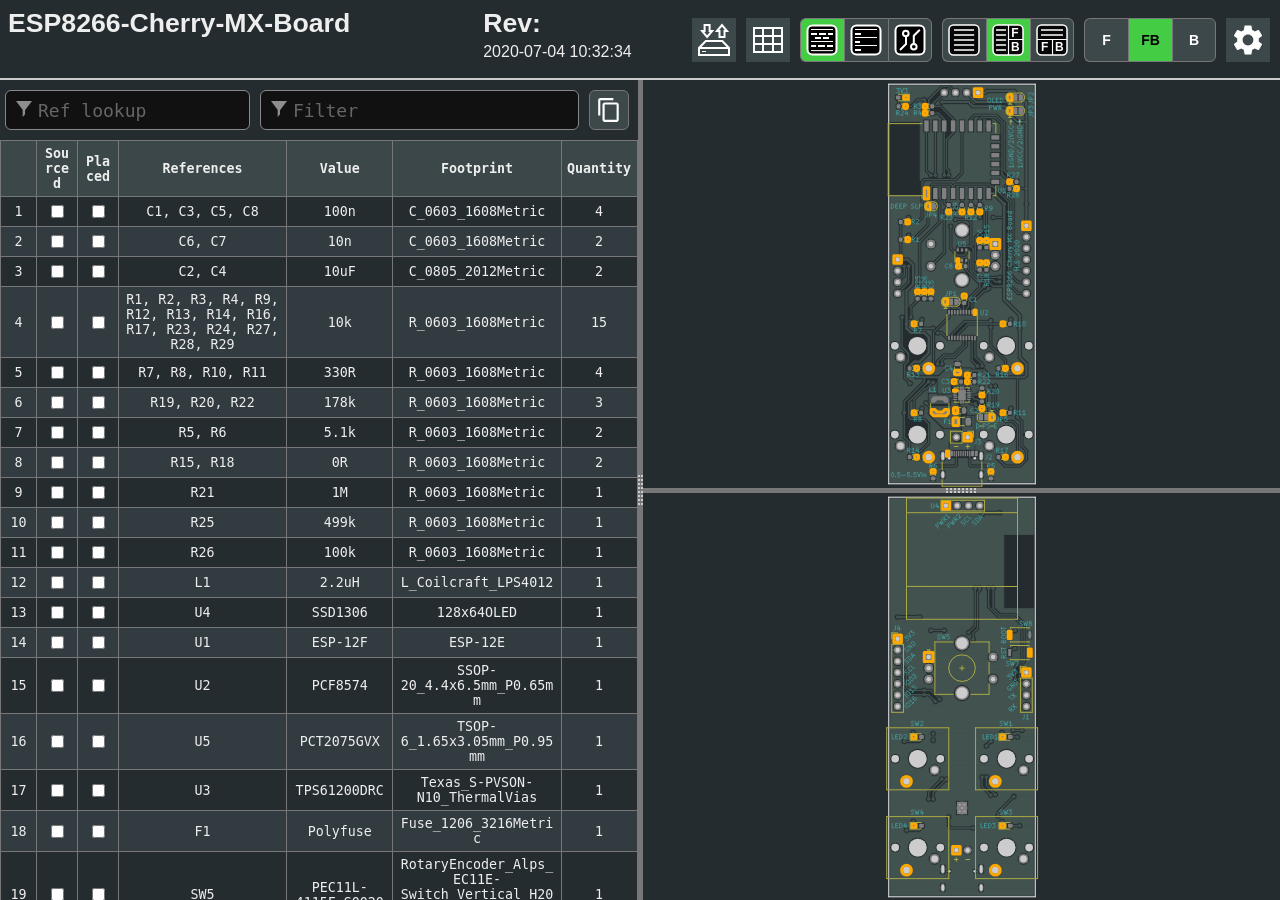
<file: docs/electronics/esp-boards/esp8266-cherry-mx-board/ESP8266-Cherry-MX-Board-ibom.html>
<!DOCTYPE html>
<html lang="en">

<head>
  <meta charset="UTF-8">
  <meta name="viewport" content="width=device-width, initial-scale=1.0">
  <title>Interactive BOM for KiCAD</title>
  <style type="text/css">
:root {
  --pcb-edge-color: black;
  --pad-color: #878787;
  --pad-color-highlight: #D04040;
  --pin1-outline-color: #ffb629;
  --pin1-outline-color-highlight: #b4ff03;
  --silkscreen-edge-color: #aa4;
  --silkscreen-polygon-color: #4aa;
  --silkscreen-text-color: #4aa;
  --fabrication-edge-color: #907651;
  --fabrication-polygon-color: #907651;
  --fabrication-text-color: #a27c24;
  --track-color: #def5f1;
  --track-color-highlight: #D04040;
  --zone-color: #def5f1;
  --zone-color-highlight: #d0404080;
}

html, body {
  margin: 0px;
  height: 100%;
  font-family: Verdana, sans-serif;
}

.dark.topmostdiv {
  --pcb-edge-color: #eee;
  --pad-color: #808080;
  --pin1-outline-color: #ffa800;
  --pin1-outline-color-highlight: #ccff00;
  --track-color: #42524f;
  --zone-color: #42524f;
  background-color: #252c30;
  color: #eee;
}

button {
  background-color: #eee;
  border: 1px solid #888;
  color: black;
  height: 44px;
  width: 44px;
  text-align: center;
  text-decoration: none;
  display: inline-block;
  font-size: 14px;
  font-weight: bolder;
}

.dark button {
  /* This will be inverted */
  background-color: #c3b7b5;
}

button.depressed {
  background-color: #0a0;
  color: white;
}

.dark button.depressed {
  /* This will be inverted */
  background-color: #b3b;
}

button:focus {
  outline: 0;
}

button#tb-btn {
  background-image: url("data:image/svg+xml,%3Csvg xmlns='http://www.w3.org/2000/svg' viewBox='0 0 8.47 8.47'%3E%3Crect transform='translate(0 -288.53)' ry='1.17' y='288.8' x='.27' height='7.94' width='7.94' fill='%23f9f9f9'/%3E%3Cg transform='translate(0 -288.53)'%3E%3Crect width='7.94' height='7.94' x='.27' y='288.8' ry='1.17' fill='none' stroke='%23000' stroke-width='.4' stroke-linejoin='round'/%3E%3Cpath d='M1.32 290.12h5.82M1.32 291.45h5.82' fill='none' stroke='%23000' stroke-width='.4'/%3E%3Cpath d='M4.37 292.5v4.23M.26 292.63H8.2' fill='none' stroke='%23000' stroke-width='.3'/%3E%3Ctext font-weight='700' font-size='3.17' font-family='sans-serif'%3E%3Ctspan x='1.35' y='295.73'%3EF%3C/tspan%3E%3Ctspan x='5.03' y='295.68'%3EB%3C/tspan%3E%3C/text%3E%3C/g%3E%3C/svg%3E%0A");
}

button#lr-btn {
  background-image: url("data:image/svg+xml,%3Csvg xmlns='http://www.w3.org/2000/svg' viewBox='0 0 8.47 8.47'%3E%3Crect transform='translate(0 -288.53)' ry='1.17' y='288.8' x='.27' height='7.94' width='7.94' fill='%23f9f9f9'/%3E%3Cg transform='translate(0 -288.53)'%3E%3Crect width='7.94' height='7.94' x='.27' y='288.8' ry='1.17' fill='none' stroke='%23000' stroke-width='.4' stroke-linejoin='round'/%3E%3Cpath d='M1.06 290.12H3.7m-2.64 1.33H3.7m-2.64 1.32H3.7m-2.64 1.3H3.7m-2.64 1.33H3.7' fill='none' stroke='%23000' stroke-width='.4'/%3E%3Cpath d='M4.37 288.8v7.94m0-4.11h3.96' fill='none' stroke='%23000' stroke-width='.3'/%3E%3Ctext font-weight='700' font-size='3.17' font-family='sans-serif'%3E%3Ctspan x='5.11' y='291.96'%3EF%3C/tspan%3E%3Ctspan x='5.03' y='295.68'%3EB%3C/tspan%3E%3C/text%3E%3C/g%3E%3C/svg%3E%0A");
}

button#bom-btn {
  background-image: url("data:image/svg+xml,%3Csvg xmlns='http://www.w3.org/2000/svg' viewBox='0 0 8.47 8.47'%3E%3Crect transform='translate(0 -288.53)' ry='1.17' y='288.8' x='.27' height='7.94' width='7.94' fill='%23f9f9f9'/%3E%3Cg transform='translate(0 -288.53)' fill='none' stroke='%23000' stroke-width='.4'%3E%3Crect width='7.94' height='7.94' x='.27' y='288.8' ry='1.17' stroke-linejoin='round'/%3E%3Cpath d='M1.59 290.12h5.29M1.59 291.45h5.33M1.59 292.75h5.33M1.59 294.09h5.33M1.59 295.41h5.33'/%3E%3C/g%3E%3C/svg%3E");
}

button#bom-grouped-btn {
  background-image: url("data:image/svg+xml,%3Csvg xmlns='http://www.w3.org/2000/svg' width='32' height='32'%3E%3Cg stroke='%23000' stroke-linejoin='round' class='layer'%3E%3Crect width='29' height='29' x='1.5' y='1.5' stroke-width='2' fill='%23fff' rx='5' ry='5'/%3E%3Cpath stroke-linecap='square' stroke-width='2' d='M6 10h4m4 0h5m4 0h3M6.1 22h3m3.9 0h5m4 0h4m-16-8h4m4 0h4'/%3E%3Cpath stroke-linecap='null' d='M5 17.5h22M5 26.6h22M5 5.5h22'/%3E%3C/g%3E%3C/svg%3E");
}

button#bom-ungrouped-btn {
  background-image: url("data:image/svg+xml,%3Csvg xmlns='http://www.w3.org/2000/svg' width='32' height='32'%3E%3Cg stroke='%23000' stroke-linejoin='round' class='layer'%3E%3Crect width='29' height='29' x='1.5' y='1.5' stroke-width='2' fill='%23fff' rx='5' ry='5'/%3E%3Cpath stroke-linecap='square' stroke-width='2' d='M6 10h4m-4 8h3m-3 8h4'/%3E%3Cpath stroke-linecap='null' d='M5 13.5h22m-22 8h22M5 5.5h22'/%3E%3C/g%3E%3C/svg%3E");
}

button#bom-netlist-btn {
  background-image: url("data:image/svg+xml,%3Csvg xmlns='http://www.w3.org/2000/svg' width='32' height='32'%3E%3Cg fill='none' stroke='%23000' class='layer'%3E%3Crect width='29' height='29' x='1.5' y='1.5' stroke-width='2' fill='%23fff' rx='5' ry='5'/%3E%3Cpath stroke-width='2' d='M6 26l6-6v-8m13.8-6.3l-6 6v8'/%3E%3Ccircle cx='11.8' cy='9.5' r='2.8' stroke-width='2'/%3E%3Ccircle cx='19.8' cy='22.8' r='2.8' stroke-width='2'/%3E%3C/g%3E%3C/svg%3E");
}

button#copy {
  background-image: url("data:image/svg+xml,%3Csvg height='48' viewBox='0 0 48 48' width='48' xmlns='http://www.w3.org/2000/svg'%3E%3Cpath d='M0 0h48v48h-48z' fill='none'/%3E%3Cpath d='M32 2h-24c-2.21 0-4 1.79-4 4v28h4v-28h24v-4zm6 8h-22c-2.21 0-4 1.79-4 4v28c0 2.21 1.79 4 4 4h22c2.21 0 4-1.79 4-4v-28c0-2.21-1.79-4-4-4zm0 32h-22v-28h22v28z'/%3E%3C/svg%3E");
  background-position: 6px 6px;
  background-repeat: no-repeat;
  background-size: 26px 26px;
  border-radius: 6px;
  height: 40px;
  width: 40px;
  margin: 10px 5px;
}

button#copy:active {
    box-shadow: inset 0px 0px 5px #6c6c6c;
}

textarea.clipboard-temp {
  position: fixed;
  top: 0;
  left: 0;
  width: 2em;
  height: 2em;
  padding: 0;
  border: None;
  outline: None;
  box-shadow: None;
  background: transparent;
}

.left-most-button {
  border-right: 0;
  border-top-left-radius: 6px;
  border-bottom-left-radius: 6px;
}

.middle-button {
  border-right: 0;
}

.right-most-button {
  border-top-right-radius: 6px;
  border-bottom-right-radius: 6px;
}

.button-container {
  font-size: 0;
  margin: 10px 10px 10px 0px;
}

.dark .button-container {
  filter: invert(1);
}

.button-container button {
  background-size: 32px 32px;
  background-position: 5px 5px;
  background-repeat: no-repeat;
}

@media print {
  .hideonprint {
    display: none;
  }
}

canvas {
  cursor: crosshair;
}

canvas:active {
  cursor: grabbing;
}

.fileinfo {
  width: 100%;
  max-width: 1000px;
  border: none;
  padding: 5px;
}

.fileinfo .title {
  font-size: 20pt;
  font-weight: bold;
}

.fileinfo td {
  overflow: hidden;
  white-space: nowrap;
  max-width: 1px;
  width: 50%;
  text-overflow: ellipsis;
}

.bom {
  border-collapse: collapse;
  font-family: Consolas, "DejaVu Sans Mono", Monaco, monospace;
  font-size: 10pt;
  table-layout: fixed;
  width: 100%;
  margin-top: 1px;
}

.bom th, .bom td {
  border: 1px solid black;
  padding: 5px;
  word-wrap: break-word;
  text-align: center;
  position: relative;
}

.dark .bom th, .dark .bom td {
  border: 1px solid #777;
}

.bom th {
  background-color: #CCCCCC;
  background-clip: padding-box;
}

.dark .bom th {
  background-color: #3b4749;
}

.bom tr.highlighted:nth-child(n) {
  background-color: #cfc;
}

.dark .bom tr.highlighted:nth-child(n) {
  background-color: #226022;
}

.bom tr:nth-child(even) {
  background-color: #f2f2f2;
}

.dark .bom tr:nth-child(even) {
  background-color: #313b40;
}

.bom tr.checked {
  color: #aaa;
}

.dark .bom tr.checked {
  color: #666;
}

.bom tr {
  transition: background-color 0.2s;
}

.bom .numCol {
  width: 25px;
}

.bom .Description {
  width: 10%;
}

.bom .Part {
  width: 10%;
}

.bom .Value {
  width: 15%;
}

.bom .Quantity {
  width: 65px;
}

.bom th .sortmark {
  position: absolute;
  right: 1px;
  top: 1px;
  margin-top: -5px;
  border-width: 5px;
  border-style: solid;
  border-color: transparent transparent #221 transparent;
  transform-origin: 50% 85%;
  transition: opacity 0.2s, transform 0.4s;
}

.dark .bom th .sortmark {
  filter: invert(1);
}

.bom th .sortmark.none {
  opacity: 0;
}

.bom th .sortmark.desc {
  transform: rotate(180deg);
}

.bom th:hover .sortmark.none {
  opacity: 0.5;
}

.bom .bom-checkbox {
  width: 30px;
  position: relative;
  user-select: none;
  -moz-user-select: none;
}

.bom .bom-checkbox:before {
  content: "";
  position: absolute;
  border-width: 15px;
  border-style: solid;
  border-color: #51829f transparent transparent transparent;
  visibility: hidden;
  top: -15px;
}

.bom .bom-checkbox:after {
  content: "Double click to set/unset all";
  position: absolute;
  color: white;
  top: -35px;
  left: -26px;
  background: #51829f;
  padding: 5px 15px;
  border-radius: 8px;
  white-space: nowrap;
  visibility: hidden;
}

.bom .bom-checkbox:hover:before, .bom .bom-checkbox:hover:after {
  visibility: visible;
  transition: visibility 0.2s linear 1s;
}

.split {
  -webkit-box-sizing: border-box;
  -moz-box-sizing: border-box;
  box-sizing: border-box;
  overflow-y: auto;
  overflow-x: hidden;
  background-color: inherit;
}

.split.split-horizontal, .gutter.gutter-horizontal {
  height: 100%;
  float: left;
}

.gutter {
  background-color: #ddd;
  background-repeat: no-repeat;
  background-position: 50%;
  transition: background-color 0.3s;
}

.dark .gutter {
  background-color: #777;
}

.gutter.gutter-horizontal {
  background-image: url('[data-uri]');
  cursor: ew-resize;
  width: 5px;
}

.gutter.gutter-vertical {
  background-image: url('[data-uri]');
  cursor: ns-resize;
  height: 5px;
}

.searchbox {
  float: left;
  height: 40px;
  margin: 10px 5px;
  padding: 12px 32px;
  font-family: Consolas, "DejaVu Sans Mono", Monaco, monospace;
  font-size: 18px;
  box-sizing: border-box;
  border: 1px solid #888;
  border-radius: 6px;
  outline: none;
  background-color: #eee;
  transition: background-color 0.2s, border 0.2s;
  background-image: url('[data-uri]');
  background-position: 10px 10px;
  background-repeat: no-repeat;
}

.dark .searchbox {
  background-color: #111;
  color: #eee;
}

.searchbox::placeholder {
  color: #ccc;
}

.dark .searchbox::placeholder {
  color: #666;
}

.filter {
  width: calc(60% - 64px);
}

.reflookup {
  width: calc(40% - 10px);
}

input[type=text]:focus {
  background-color: white;
  border: 1px solid #333;
}

.dark input[type=text]:focus {
  background-color: #333;
  border: 1px solid #ccc;
}

mark.highlight {
  background-color: #5050ff;
  color: #fff;
  padding: 2px;
  border-radius: 6px;
}

.dark mark.highlight {
  background-color: #76a6da;
  color: #111;
}

.menubtn {
  background-color: white;
  border: none;
  background-image: url("data:image/svg+xml,%3Csvg xmlns='http://www.w3.org/2000/svg' width='36' height='36' viewBox='0 0 20 20'%3E%3Cpath fill='none' d='M0 0h20v20H0V0z'/%3E%3Cpath d='M15.95 10.78c.03-.25.05-.51.05-.78s-.02-.53-.06-.78l1.69-1.32c.15-.12.19-.34.1-.51l-1.6-2.77c-.1-.18-.31-.24-.49-.18l-1.99.8c-.42-.32-.86-.58-1.35-.78L12 2.34c-.03-.2-.2-.34-.4-.34H8.4c-.2 0-.36.14-.39.34l-.3 2.12c-.49.2-.94.47-1.35.78l-1.99-.8c-.18-.07-.39 0-.49.18l-1.6 2.77c-.1.18-.06.39.1.51l1.69 1.32c-.04.25-.07.52-.07.78s.02.53.06.78L2.37 12.1c-.15.12-.19.34-.1.51l1.6 2.77c.1.18.31.24.49.18l1.99-.8c.42.32.86.58 1.35.78l.3 2.12c.04.2.2.34.4.34h3.2c.2 0 .37-.14.39-.34l.3-2.12c.49-.2.94-.47 1.35-.78l1.99.8c.18.07.39 0 .49-.18l1.6-2.77c.1-.18.06-.39-.1-.51l-1.67-1.32zM10 13c-1.65 0-3-1.35-3-3s1.35-3 3-3 3 1.35 3 3-1.35 3-3 3z'/%3E%3C/svg%3E%0A");
  background-position: center;
  background-repeat: no-repeat;
}

.statsbtn {
  background-color: white;
  border: none;
  background-image: url("data:image/svg+xml,%3Csvg width='36' height='36' xmlns='http://www.w3.org/2000/svg'%3E%3Cpath d='M4 6h28v24H4V6zm0 8h28v8H4m9-16v24h10V5.8' fill='none' stroke='%23000' stroke-width='2'/%3E%3C/svg%3E");
  background-position: center;
  background-repeat: no-repeat;
}

.iobtn {
  background-color: white;
  border: none;
  background-image: url("data:image/svg+xml,%3Csvg xmlns='http://www.w3.org/2000/svg' width='36' height='36'%3E%3Cpath fill='none' stroke='%23000' stroke-width='2' d='M3 33v-7l6.8-7h16.5l6.7 7v7H3zM3.2 26H33M21 9l5-5.9 5 6h-2.5V15h-5V9H21zm-4.9 0l-5 6-5-6h2.5V3h5v6h2.5z'/%3E%3Cpath fill='none' stroke='%23000' d='M6.1 29.5H10'/%3E%3C/svg%3E");
  background-position: center;
  background-repeat: no-repeat;
}

.dark .statsbtn, .dark .savebtn, .dark .menubtn, .dark .iobtn {
  filter: invert(1);
}

.flexbox {
  display: flex;
  align-items: center;
  justify-content: space-between;
  width: 100%;
}

.savebtn {
  background-color: #d6d6d6;
  width: auto;
  height: 30px;
  flex-grow: 1;
  margin: 5px;
  border-radius: 4px;
}

.savebtn:active {
  background-color: #0a0;
  color: white;
}

.dark .savebtn:active {
  /* This will be inverted */
  background-color: #b3b;
}

.stats {
  border-collapse: collapse;
  font-size: 12pt;
  table-layout: fixed;
  width: 100%;
  min-width: 450px;
}

.dark .stats td {
  border: 1px solid #bbb;
}

.stats td {
  border: 1px solid black;
  padding: 5px;
  word-wrap: break-word;
  text-align: center;
  position: relative;
}

#checkbox-stats div {
  position: absolute;
  left: 0;
  top: 0;
  height: 100%;
  width: 100%;
  display: flex;
  align-items: center;
  justify-content: center;
}

#checkbox-stats .bar {
  background-color: rgba(28, 251, 0, 0.6);
}

.menu {
  position: relative;
  display: inline-block;
  margin: 10px 10px 10px 0px;
}

.menu-content {
  display: none;
  position: absolute;
  background-color: white;
  right: 0;
  min-width: 300px;
  box-shadow: 0px 8px 16px 0px rgba(0, 0, 0, 0.2);
  z-index: 100;
  padding: 8px;
}

.dark .menu-content {
  background-color: #111;
}

.menu:hover .menu-content {
  display: block;
}

.menu:hover .menubtn, .menu:hover .iobtn, .menu:hover .statsbtn {
  background-color: #eee;
}

.menu-label {
  display: inline-block;
  padding: 8px;
  border: 1px solid #ccc;
  border-top: 0;
  width: calc(100% - 18px);
}

.menu-label-top {
  border-top: 1px solid #ccc;
}

.menu-textbox {
  float: left;
  height: 24px;
  margin: 10px 5px;
  padding: 5px 5px;
  font-family: Consolas, "DejaVu Sans Mono", Monaco, monospace;
  font-size: 14px;
  box-sizing: border-box;
  border: 1px solid #888;
  border-radius: 4px;
  outline: none;
  background-color: #eee;
  transition: background-color 0.2s, border 0.2s;
  width: calc(100% - 10px);
}

.menu-textbox.invalid, .dark .menu-textbox.invalid {
  color: red;
}

.dark .menu-textbox {
  background-color: #222;
  color: #eee;
}

.radio-container {
  margin: 4px;
}

.topmostdiv {
  width: 100%;
  height: 100%;
  background-color: white;
  transition: background-color 0.3s;
}

#top {
  height: 78px;
  border-bottom: 2px solid black;
}

.dark #top {
  border-bottom: 2px solid #ccc;
}

#dbg {
  display: block;
}

::-webkit-scrollbar {
  width: 8px;
}

::-webkit-scrollbar-track {
  background: #aaa;
}

::-webkit-scrollbar-thumb {
  background: #666;
  border-radius: 3px;
}

::-webkit-scrollbar-thumb:hover {
  background: #555;
}

.slider {
  -webkit-appearance: none;
  width: 100%;
  margin: 3px 0;
  padding: 0;
  outline: none;
  opacity: 0.7;
  -webkit-transition: .2s;
  transition: opacity .2s;
  border-radius: 3px;
}

.slider:hover {
  opacity: 1;
}

.slider:focus {
  outline: none;
}

.slider::-webkit-slider-runnable-track {
  -webkit-appearance: none;
  width: 100%;
  height: 8px;
  background: #d3d3d3;
  border-radius: 3px;
  border: none;
}

.slider::-webkit-slider-thumb {
  -webkit-appearance: none;
  width: 15px;
  height: 15px;
  border-radius: 50%;
  background: #0a0;
  cursor: pointer;
  margin-top: -4px;
}

.dark .slider::-webkit-slider-thumb {
  background: #3d3;
}

.slider::-moz-range-thumb {
  width: 15px;
  height: 15px;
  border-radius: 50%;
  background: #0a0;
  cursor: pointer;
}

.slider::-moz-range-track {
  height: 8px;
  background: #d3d3d3;
  border-radius: 3px;
}

.dark .slider::-moz-range-thumb {
  background: #3d3;
}

.slider::-ms-track {
  width: 100%;
  height: 8px;
  border-width: 3px 0;
  background: transparent;
  border-color: transparent;
  color: transparent;
  transition: opacity .2s;
}

.slider::-ms-fill-lower {
  background: #d3d3d3;
  border: none;
  border-radius: 3px;
}

.slider::-ms-fill-upper {
  background: #d3d3d3;
  border: none;
  border-radius: 3px;
}

.slider::-ms-thumb {
  width: 15px;
  height: 15px;
  border-radius: 50%;
  background: #0a0;
  cursor: pointer;
  margin: 0;
}

.shameless-plug {
  font-size: 0.8em;
  text-align: center;
  display: block;
}

a {
  color: #0278a4;
}

.dark a {
  color: #00b9fd;
}

#frontcanvas, #backcanvas {
    touch-action: none;
}


  </style>
  <script type="text/javascript" >
///////////////////////////////////////////////
/*
  Split.js - v1.3.5
  MIT License
  https://github.com/nathancahill/Split.js
*/
!function(e,t){"object"==typeof exports&&"undefined"!=typeof module?module.exports=t():"function"==typeof define&&define.amd?define(t):e.Split=t()}(this,function(){"use strict";var e=window,t=e.document,n="addEventListener",i="removeEventListener",r="getBoundingClientRect",s=function(){return!1},o=e.attachEvent&&!e[n],a=["","-webkit-","-moz-","-o-"].filter(function(e){var n=t.createElement("div");return n.style.cssText="width:"+e+"calc(9px)",!!n.style.length}).shift()+"calc",l=function(e){return"string"==typeof e||e instanceof String?t.querySelector(e):e};return function(u,c){function z(e,t,n){var i=A(y,t,n);Object.keys(i).forEach(function(t){return e.style[t]=i[t]})}function h(e,t){var n=B(y,t);Object.keys(n).forEach(function(t){return e.style[t]=n[t]})}function f(e){var t=E[this.a],n=E[this.b],i=t.size+n.size;t.size=e/this.size*i,n.size=i-e/this.size*i,z(t.element,t.size,this.aGutterSize),z(n.element,n.size,this.bGutterSize)}function m(e){var t;this.dragging&&((t="touches"in e?e.touches[0][b]-this.start:e[b]-this.start)<=E[this.a].minSize+M+this.aGutterSize?t=E[this.a].minSize+this.aGutterSize:t>=this.size-(E[this.b].minSize+M+this.bGutterSize)&&(t=this.size-(E[this.b].minSize+this.bGutterSize)),f.call(this,t),c.onDrag&&c.onDrag())}function g(){var e=E[this.a].element,t=E[this.b].element;this.size=e[r]()[y]+t[r]()[y]+this.aGutterSize+this.bGutterSize,this.start=e[r]()[G]}function d(){var t=this,n=E[t.a].element,r=E[t.b].element;t.dragging&&c.onDragEnd&&c.onDragEnd(),t.dragging=!1,e[i]("mouseup",t.stop),e[i]("touchend",t.stop),e[i]("touchcancel",t.stop),t.parent[i]("mousemove",t.move),t.parent[i]("touchmove",t.move),delete t.stop,delete t.move,n[i]("selectstart",s),n[i]("dragstart",s),r[i]("selectstart",s),r[i]("dragstart",s),n.style.userSelect="",n.style.webkitUserSelect="",n.style.MozUserSelect="",n.style.pointerEvents="",r.style.userSelect="",r.style.webkitUserSelect="",r.style.MozUserSelect="",r.style.pointerEvents="",t.gutter.style.cursor="",t.parent.style.cursor=""}function S(t){var i=this,r=E[i.a].element,o=E[i.b].element;!i.dragging&&c.onDragStart&&c.onDragStart(),t.preventDefault(),i.dragging=!0,i.move=m.bind(i),i.stop=d.bind(i),e[n]("mouseup",i.stop),e[n]("touchend",i.stop),e[n]("touchcancel",i.stop),i.parent[n]("mousemove",i.move),i.parent[n]("touchmove",i.move),r[n]("selectstart",s),r[n]("dragstart",s),o[n]("selectstart",s),o[n]("dragstart",s),r.style.userSelect="none",r.style.webkitUserSelect="none",r.style.MozUserSelect="none",r.style.pointerEvents="none",o.style.userSelect="none",o.style.webkitUserSelect="none",o.style.MozUserSelect="none",o.style.pointerEvents="none",i.gutter.style.cursor=j,i.parent.style.cursor=j,g.call(i)}function v(e){e.forEach(function(t,n){if(n>0){var i=F[n-1],r=E[i.a],s=E[i.b];r.size=e[n-1],s.size=t,z(r.element,r.size,i.aGutterSize),z(s.element,s.size,i.bGutterSize)}})}function p(){F.forEach(function(e){e.parent.removeChild(e.gutter),E[e.a].element.style[y]="",E[e.b].element.style[y]=""})}void 0===c&&(c={});var y,b,G,E,w=l(u[0]).parentNode,D=e.getComputedStyle(w).flexDirection,U=c.sizes||u.map(function(){return 100/u.length}),k=void 0!==c.minSize?c.minSize:100,x=Array.isArray(k)?k:u.map(function(){return k}),L=void 0!==c.gutterSize?c.gutterSize:10,M=void 0!==c.snapOffset?c.snapOffset:30,O=c.direction||"horizontal",j=c.cursor||("horizontal"===O?"ew-resize":"ns-resize"),C=c.gutter||function(e,n){var i=t.createElement("div");return i.className="gutter gutter-"+n,i},A=c.elementStyle||function(e,t,n){var i={};return"string"==typeof t||t instanceof String?i[e]=t:i[e]=o?t+"%":a+"("+t+"% - "+n+"px)",i},B=c.gutterStyle||function(e,t){return n={},n[e]=t+"px",n;var n};"horizontal"===O?(y="width","clientWidth",b="clientX",G="left","paddingLeft"):"vertical"===O&&(y="height","clientHeight",b="clientY",G="top","paddingTop");var F=[];return E=u.map(function(e,t){var i,s={element:l(e),size:U[t],minSize:x[t]};if(t>0&&(i={a:t-1,b:t,dragging:!1,isFirst:1===t,isLast:t===u.length-1,direction:O,parent:w},i.aGutterSize=L,i.bGutterSize=L,i.isFirst&&(i.aGutterSize=L/2),i.isLast&&(i.bGutterSize=L/2),"row-reverse"===D||"column-reverse"===D)){var a=i.a;i.a=i.b,i.b=a}if(!o&&t>0){var c=C(t,O);h(c,L),c[n]("mousedown",S.bind(i)),c[n]("touchstart",S.bind(i)),w.insertBefore(c,s.element),i.gutter=c}0===t||t===u.length-1?z(s.element,s.size,L/2):z(s.element,s.size,L);var f=s.element[r]()[y];return f<s.minSize&&(s.minSize=f),t>0&&F.push(i),s}),o?{setSizes:v,destroy:p}:{setSizes:v,getSizes:function(){return E.map(function(e){return e.size})},collapse:function(e){if(e===F.length){var t=F[e-1];g.call(t),o||f.call(t,t.size-t.bGutterSize)}else{var n=F[e];g.call(n),o||f.call(n,n.aGutterSize)}},destroy:p}}});

///////////////////////////////////////////////

///////////////////////////////////////////////
// Copyright (c) 2013 Pieroxy <pieroxy@pieroxy.net>
// This work is free. You can redistribute it and/or modify it
// under the terms of the WTFPL, Version 2
// For more information see LICENSE.txt or http://www.wtfpl.net/
//
// For more information, the home page:
// http://pieroxy.net/blog/pages/lz-string/testing.html
//
// LZ-based compression algorithm, version 1.4.4
var LZString=function(){var o=String.fromCharCode,i={};var n={decompressFromBase64:function(o){return null==o?"":""==o?null:n._decompress(o.length,32,function(n){return function(o,n){if(!i[o]){i[o]={};for(var t=0;t<o.length;t++)i[o][o.charAt(t)]=t}return i[o][n]}("ABCDEFGHIJKLMNOPQRSTUVWXYZabcdefghijklmnopqrstuvwxyz0123456789+/=",o.charAt(n))})},_decompress:function(i,n,t){var r,e,a,s,p,u,l,f=[],c=4,d=4,h=3,v="",g=[],m={val:t(0),position:n,index:1};for(r=0;r<3;r+=1)f[r]=r;for(a=0,p=Math.pow(2,2),u=1;u!=p;)s=m.val&m.position,m.position>>=1,0==m.position&&(m.position=n,m.val=t(m.index++)),a|=(s>0?1:0)*u,u<<=1;switch(a){case 0:for(a=0,p=Math.pow(2,8),u=1;u!=p;)s=m.val&m.position,m.position>>=1,0==m.position&&(m.position=n,m.val=t(m.index++)),a|=(s>0?1:0)*u,u<<=1;l=o(a);break;case 1:for(a=0,p=Math.pow(2,16),u=1;u!=p;)s=m.val&m.position,m.position>>=1,0==m.position&&(m.position=n,m.val=t(m.index++)),a|=(s>0?1:0)*u,u<<=1;l=o(a);break;case 2:return""}for(f[3]=l,e=l,g.push(l);;){if(m.index>i)return"";for(a=0,p=Math.pow(2,h),u=1;u!=p;)s=m.val&m.position,m.position>>=1,0==m.position&&(m.position=n,m.val=t(m.index++)),a|=(s>0?1:0)*u,u<<=1;switch(l=a){case 0:for(a=0,p=Math.pow(2,8),u=1;u!=p;)s=m.val&m.position,m.position>>=1,0==m.position&&(m.position=n,m.val=t(m.index++)),a|=(s>0?1:0)*u,u<<=1;f[d++]=o(a),l=d-1,c--;break;case 1:for(a=0,p=Math.pow(2,16),u=1;u!=p;)s=m.val&m.position,m.position>>=1,0==m.position&&(m.position=n,m.val=t(m.index++)),a|=(s>0?1:0)*u,u<<=1;f[d++]=o(a),l=d-1,c--;break;case 2:return g.join("")}if(0==c&&(c=Math.pow(2,h),h++),f[l])v=f[l];else{if(l!==d)return null;v=e+e.charAt(0)}g.push(v),f[d++]=e+v.charAt(0),e=v,0==--c&&(c=Math.pow(2,h),h++)}}};return n}();"function"==typeof define&&define.amd?define(function(){return LZString}):"undefined"!=typeof module&&null!=module?module.exports=LZString:"undefined"!=typeof angular&&null!=angular&&angular.module("LZString",[]).factory("LZString",function(){return LZString});
///////////////////////////////////////////////

///////////////////////////////////////////////
/*!
 * PEP v0.4.3 | https://github.com/jquery/PEP
 * Copyright jQuery Foundation and other contributors | http://jquery.org/license
 */
!function(a,b){"object"==typeof exports&&"undefined"!=typeof module?module.exports=b():"function"==typeof define&&define.amd?define(b):a.PointerEventsPolyfill=b()}(this,function(){"use strict";function a(a,b){b=b||Object.create(null);var c=document.createEvent("Event");c.initEvent(a,b.bubbles||!1,b.cancelable||!1);
for(var d,e=2;e<m.length;e++)d=m[e],c[d]=b[d]||n[e];c.buttons=b.buttons||0;
var f=0;return f=b.pressure&&c.buttons?b.pressure:c.buttons?.5:0,c.x=c.clientX,c.y=c.clientY,c.pointerId=b.pointerId||0,c.width=b.width||0,c.height=b.height||0,c.pressure=f,c.tiltX=b.tiltX||0,c.tiltY=b.tiltY||0,c.twist=b.twist||0,c.tangentialPressure=b.tangentialPressure||0,c.pointerType=b.pointerType||"",c.hwTimestamp=b.hwTimestamp||0,c.isPrimary=b.isPrimary||!1,c}function b(){this.array=[],this.size=0}function c(a,b,c,d){this.addCallback=a.bind(d),this.removeCallback=b.bind(d),this.changedCallback=c.bind(d),A&&(this.observer=new A(this.mutationWatcher.bind(this)))}function d(a){return"body /shadow-deep/ "+e(a)}function e(a){return'[touch-action="'+a+'"]'}function f(a){return"{ -ms-touch-action: "+a+"; touch-action: "+a+"; }"}function g(){if(F){D.forEach(function(a){String(a)===a?(E+=e(a)+f(a)+"\n",G&&(E+=d(a)+f(a)+"\n")):(E+=a.selectors.map(e)+f(a.rule)+"\n",G&&(E+=a.selectors.map(d)+f(a.rule)+"\n"))});var a=document.createElement("style");a.textContent=E,document.head.appendChild(a)}}function h(){if(!window.PointerEvent){if(window.PointerEvent=a,window.navigator.msPointerEnabled){var b=window.navigator.msMaxTouchPoints;Object.defineProperty(window.navigator,"maxTouchPoints",{value:b,enumerable:!0}),u.registerSource("ms",_)}else Object.defineProperty(window.navigator,"maxTouchPoints",{value:0,enumerable:!0}),u.registerSource("mouse",N),void 0!==window.ontouchstart&&u.registerSource("touch",V);u.register(document)}}function i(a){if(!u.pointermap.has(a)){var b=new Error("InvalidPointerId");throw b.name="InvalidPointerId",b}}function j(a){for(var b=a.parentNode;b&&b!==a.ownerDocument;)b=b.parentNode;if(!b){var c=new Error("InvalidStateError");throw c.name="InvalidStateError",c}}function k(a){var b=u.pointermap.get(a);return 0!==b.buttons}function l(){window.Element&&!Element.prototype.setPointerCapture&&Object.defineProperties(Element.prototype,{setPointerCapture:{value:W},releasePointerCapture:{value:X},hasPointerCapture:{value:Y}})}
var m=["bubbles","cancelable","view","detail","screenX","screenY","clientX","clientY","ctrlKey","altKey","shiftKey","metaKey","button","relatedTarget","pageX","pageY"],n=[!1,!1,null,null,0,0,0,0,!1,!1,!1,!1,0,null,0,0],o=window.Map&&window.Map.prototype.forEach,p=o?Map:b;b.prototype={set:function(a,b){return void 0===b?this["delete"](a):(this.has(a)||this.size++,void(this.array[a]=b))},has:function(a){return void 0!==this.array[a]},"delete":function(a){this.has(a)&&(delete this.array[a],this.size--)},get:function(a){return this.array[a]},clear:function(){this.array.length=0,this.size=0},forEach:function(a,b){return this.array.forEach(function(c,d){a.call(b,c,d,this)},this)}};var q=["bubbles","cancelable","view","detail","screenX","screenY","clientX","clientY","ctrlKey","altKey","shiftKey","metaKey","button","relatedTarget","buttons","pointerId","width","height","pressure","tiltX","tiltY","pointerType","hwTimestamp","isPrimary","type","target","currentTarget","which","pageX","pageY","timeStamp"],r=[!1,!1,null,null,0,0,0,0,!1,!1,!1,!1,0,null,0,0,0,0,0,0,0,"",0,!1,"",null,null,0,0,0,0],s={pointerover:1,pointerout:1,pointerenter:1,pointerleave:1},t="undefined"!=typeof SVGElementInstance,u={pointermap:new p,eventMap:Object.create(null),captureInfo:Object.create(null),eventSources:Object.create(null),eventSourceList:[],registerSource:function(a,b){var c=b,d=c.events;d&&(d.forEach(function(a){c[a]&&(this.eventMap[a]=c[a].bind(c))},this),this.eventSources[a]=c,this.eventSourceList.push(c))},register:function(a){for(var b,c=this.eventSourceList.length,d=0;d<c&&(b=this.eventSourceList[d]);d++)
b.register.call(b,a)},unregister:function(a){for(var b,c=this.eventSourceList.length,d=0;d<c&&(b=this.eventSourceList[d]);d++)
b.unregister.call(b,a)},contains:function(a,b){try{return a.contains(b)}catch(c){return!1}},down:function(a){a.bubbles=!0,this.fireEvent("pointerdown",a)},move:function(a){a.bubbles=!0,this.fireEvent("pointermove",a)},up:function(a){a.bubbles=!0,this.fireEvent("pointerup",a)},enter:function(a){a.bubbles=!1,this.fireEvent("pointerenter",a)},leave:function(a){a.bubbles=!1,this.fireEvent("pointerleave",a)},over:function(a){a.bubbles=!0,this.fireEvent("pointerover",a)},out:function(a){a.bubbles=!0,this.fireEvent("pointerout",a)},cancel:function(a){a.bubbles=!0,this.fireEvent("pointercancel",a)},leaveOut:function(a){this.out(a),this.propagate(a,this.leave,!1)},enterOver:function(a){this.over(a),this.propagate(a,this.enter,!0)},eventHandler:function(a){if(!a._handledByPE){var b=a.type,c=this.eventMap&&this.eventMap[b];c&&c(a),a._handledByPE=!0}},listen:function(a,b){b.forEach(function(b){this.addEvent(a,b)},this)},unlisten:function(a,b){b.forEach(function(b){this.removeEvent(a,b)},this)},addEvent:function(a,b){a.addEventListener(b,this.boundHandler)},removeEvent:function(a,b){a.removeEventListener(b,this.boundHandler)},makeEvent:function(b,c){this.captureInfo[c.pointerId]&&(c.relatedTarget=null);var d=new a(b,c);return c.preventDefault&&(d.preventDefault=c.preventDefault),d._target=d._target||c.target,d},fireEvent:function(a,b){var c=this.makeEvent(a,b);return this.dispatchEvent(c)},cloneEvent:function(a){for(var b,c=Object.create(null),d=0;d<q.length;d++)b=q[d],c[b]=a[b]||r[d],!t||"target"!==b&&"relatedTarget"!==b||c[b]instanceof SVGElementInstance&&(c[b]=c[b].correspondingUseElement);return a.preventDefault&&(c.preventDefault=function(){a.preventDefault()}),c},getTarget:function(a){var b=this.captureInfo[a.pointerId];return b?a._target!==b&&a.type in s?void 0:b:a._target},propagate:function(a,b,c){for(var d=a.target,e=[];d!==document&&!d.contains(a.relatedTarget);) if(e.push(d),d=d.parentNode,!d)return;c&&e.reverse(),e.forEach(function(c){a.target=c,b.call(this,a)},this)},setCapture:function(b,c,d){this.captureInfo[b]&&this.releaseCapture(b,d),this.captureInfo[b]=c,this.implicitRelease=this.releaseCapture.bind(this,b,d),document.addEventListener("pointerup",this.implicitRelease),document.addEventListener("pointercancel",this.implicitRelease);var e=new a("gotpointercapture");e.pointerId=b,e._target=c,d||this.asyncDispatchEvent(e)},releaseCapture:function(b,c){var d=this.captureInfo[b];if(d){this.captureInfo[b]=void 0,document.removeEventListener("pointerup",this.implicitRelease),document.removeEventListener("pointercancel",this.implicitRelease);var e=new a("lostpointercapture");e.pointerId=b,e._target=d,c||this.asyncDispatchEvent(e)}},dispatchEvent:/*scope.external.dispatchEvent || */function(a){var b=this.getTarget(a);if(b)return b.dispatchEvent(a)},asyncDispatchEvent:function(a){requestAnimationFrame(this.dispatchEvent.bind(this,a))}};u.boundHandler=u.eventHandler.bind(u);var v={shadow:function(a){if(a)return a.shadowRoot||a.webkitShadowRoot},canTarget:function(a){return a&&Boolean(a.elementFromPoint)},targetingShadow:function(a){var b=this.shadow(a);if(this.canTarget(b))return b},olderShadow:function(a){var b=a.olderShadowRoot;if(!b){var c=a.querySelector("shadow");c&&(b=c.olderShadowRoot)}return b},allShadows:function(a){for(var b=[],c=this.shadow(a);c;)b.push(c),c=this.olderShadow(c);return b},searchRoot:function(a,b,c){if(a){var d,e,f=a.elementFromPoint(b,c);for(e=this.targetingShadow(f);e;){if(d=e.elementFromPoint(b,c)){var g=this.targetingShadow(d);return this.searchRoot(g,b,c)||d} e=this.olderShadow(e)} return f}},owner:function(a){
for(var b=a;b.parentNode;)b=b.parentNode;
return b.nodeType!==Node.DOCUMENT_NODE&&b.nodeType!==Node.DOCUMENT_FRAGMENT_NODE&&(b=document),b},findTarget:function(a){var b=a.clientX,c=a.clientY,d=this.owner(a.target);
return d.elementFromPoint(b,c)||(d=document),this.searchRoot(d,b,c)}},w=Array.prototype.forEach.call.bind(Array.prototype.forEach),x=Array.prototype.map.call.bind(Array.prototype.map),y=Array.prototype.slice.call.bind(Array.prototype.slice),z=Array.prototype.filter.call.bind(Array.prototype.filter),A=window.MutationObserver||window.WebKitMutationObserver,B="[touch-action]",C={subtree:!0,childList:!0,attributes:!0,attributeOldValue:!0,attributeFilter:["touch-action"]};c.prototype={watchSubtree:function(a){
//
this.observer&&v.canTarget(a)&&this.observer.observe(a,C)},enableOnSubtree:function(a){this.watchSubtree(a),a===document&&"complete"!==document.readyState?this.installOnLoad():this.installNewSubtree(a)},installNewSubtree:function(a){w(this.findElements(a),this.addElement,this)},findElements:function(a){return a.querySelectorAll?a.querySelectorAll(B):[]},removeElement:function(a){this.removeCallback(a)},addElement:function(a){this.addCallback(a)},elementChanged:function(a,b){this.changedCallback(a,b)},concatLists:function(a,b){return a.concat(y(b))},
installOnLoad:function(){document.addEventListener("readystatechange",function(){"complete"===document.readyState&&this.installNewSubtree(document)}.bind(this))},isElement:function(a){return a.nodeType===Node.ELEMENT_NODE},flattenMutationTree:function(a){
var b=x(a,this.findElements,this);
return b.push(z(a,this.isElement)),b.reduce(this.concatLists,[])},mutationWatcher:function(a){a.forEach(this.mutationHandler,this)},mutationHandler:function(a){if("childList"===a.type){var b=this.flattenMutationTree(a.addedNodes);b.forEach(this.addElement,this);var c=this.flattenMutationTree(a.removedNodes);c.forEach(this.removeElement,this)}else"attributes"===a.type&&this.elementChanged(a.target,a.oldValue)}};var D=["none","auto","pan-x","pan-y",{rule:"pan-x pan-y",selectors:["pan-x pan-y","pan-y pan-x"]}],E="",F=window.PointerEvent||window.MSPointerEvent,G=!window.ShadowDOMPolyfill&&document.head.createShadowRoot,H=u.pointermap,I=25,J=[1,4,2,8,16],K=!1;try{K=1===new MouseEvent("test",{buttons:1}).buttons}catch(L){}
var M,N={POINTER_ID:1,POINTER_TYPE:"mouse",events:["mousedown","mousemove","mouseup","mouseover","mouseout"],register:function(a){u.listen(a,this.events)},unregister:function(a){u.unlisten(a,this.events)},lastTouches:[],
isEventSimulatedFromTouch:function(a){for(var b,c=this.lastTouches,d=a.clientX,e=a.clientY,f=0,g=c.length;f<g&&(b=c[f]);f++){
var h=Math.abs(d-b.x),i=Math.abs(e-b.y);if(h<=I&&i<=I)return!0}},prepareEvent:function(a){var b=u.cloneEvent(a),c=b.preventDefault;return b.preventDefault=function(){a.preventDefault(),c()},b.pointerId=this.POINTER_ID,b.isPrimary=!0,b.pointerType=this.POINTER_TYPE,b},prepareButtonsForMove:function(a,b){var c=H.get(this.POINTER_ID);
0!==b.which&&c?a.buttons=c.buttons:a.buttons=0,b.buttons=a.buttons},mousedown:function(a){if(!this.isEventSimulatedFromTouch(a)){var b=H.get(this.POINTER_ID),c=this.prepareEvent(a);K||(c.buttons=J[c.button],b&&(c.buttons|=b.buttons),a.buttons=c.buttons),H.set(this.POINTER_ID,a),b&&0!==b.buttons?u.move(c):u.down(c)}},mousemove:function(a){if(!this.isEventSimulatedFromTouch(a)){var b=this.prepareEvent(a);K||this.prepareButtonsForMove(b,a),b.button=-1,H.set(this.POINTER_ID,a),u.move(b)}},mouseup:function(a){if(!this.isEventSimulatedFromTouch(a)){var b=H.get(this.POINTER_ID),c=this.prepareEvent(a);if(!K){var d=J[c.button];
c.buttons=b?b.buttons&~d:0,a.buttons=c.buttons}H.set(this.POINTER_ID,a),
c.buttons&=~J[c.button],0===c.buttons?u.up(c):u.move(c)}},mouseover:function(a){if(!this.isEventSimulatedFromTouch(a)){var b=this.prepareEvent(a);K||this.prepareButtonsForMove(b,a),b.button=-1,H.set(this.POINTER_ID,a),u.enterOver(b)}},mouseout:function(a){if(!this.isEventSimulatedFromTouch(a)){var b=this.prepareEvent(a);K||this.prepareButtonsForMove(b,a),b.button=-1,u.leaveOut(b)}},cancel:function(a){var b=this.prepareEvent(a);u.cancel(b),this.deactivateMouse()},deactivateMouse:function(){H["delete"](this.POINTER_ID)}},O=u.captureInfo,P=v.findTarget.bind(v),Q=v.allShadows.bind(v),R=u.pointermap,S=2500,T=200,U="touch-action",V={events:["touchstart","touchmove","touchend","touchcancel"],register:function(a){M.enableOnSubtree(a)},unregister:function(){},elementAdded:function(a){var b=a.getAttribute(U),c=this.touchActionToScrollType(b);c&&(a._scrollType=c,u.listen(a,this.events),
Q(a).forEach(function(a){a._scrollType=c,u.listen(a,this.events)},this))},elementRemoved:function(a){a._scrollType=void 0,u.unlisten(a,this.events),
Q(a).forEach(function(a){a._scrollType=void 0,u.unlisten(a,this.events)},this)},elementChanged:function(a,b){var c=a.getAttribute(U),d=this.touchActionToScrollType(c),e=this.touchActionToScrollType(b);
d&&e?(a._scrollType=d,Q(a).forEach(function(a){a._scrollType=d},this)):e?this.elementRemoved(a):d&&this.elementAdded(a)},scrollTypes:{EMITTER:"none",XSCROLLER:"pan-x",YSCROLLER:"pan-y",SCROLLER:/^(?:pan-x pan-y)|(?:pan-y pan-x)|auto$/},touchActionToScrollType:function(a){var b=a,c=this.scrollTypes;return"none"===b?"none":b===c.XSCROLLER?"X":b===c.YSCROLLER?"Y":c.SCROLLER.exec(b)?"XY":void 0},POINTER_TYPE:"touch",firstTouch:null,isPrimaryTouch:function(a){return this.firstTouch===a.identifier},setPrimaryTouch:function(a){
(0===R.size||1===R.size&&R.has(1))&&(this.firstTouch=a.identifier,this.firstXY={X:a.clientX,Y:a.clientY},this.scrolling=!1,this.cancelResetClickCount())},removePrimaryPointer:function(a){a.isPrimary&&(this.firstTouch=null,this.firstXY=null,this.resetClickCount())},clickCount:0,resetId:null,resetClickCount:function(){var a=function(){this.clickCount=0,this.resetId=null}.bind(this);this.resetId=setTimeout(a,T)},cancelResetClickCount:function(){this.resetId&&clearTimeout(this.resetId)},typeToButtons:function(a){var b=0;return"touchstart"!==a&&"touchmove"!==a||(b=1),b},touchToPointer:function(a){var b=this.currentTouchEvent,c=u.cloneEvent(a),d=c.pointerId=a.identifier+2;c.target=O[d]||P(c),c.bubbles=!0,c.cancelable=!0,c.detail=this.clickCount,c.button=0,c.buttons=this.typeToButtons(b.type),c.width=2*(a.radiusX||a.webkitRadiusX||0),c.height=2*(a.radiusY||a.webkitRadiusY||0),c.pressure=a.force||a.webkitForce||.5,c.isPrimary=this.isPrimaryTouch(a),c.pointerType=this.POINTER_TYPE,
c.altKey=b.altKey,c.ctrlKey=b.ctrlKey,c.metaKey=b.metaKey,c.shiftKey=b.shiftKey;
var e=this;return c.preventDefault=function(){e.scrolling=!1,e.firstXY=null,b.preventDefault()},c},processTouches:function(a,b){var c=a.changedTouches;this.currentTouchEvent=a;for(var d,e=0;e<c.length;e++)d=c[e],b.call(this,this.touchToPointer(d))},
shouldScroll:function(a){if(this.firstXY){var b,c=a.currentTarget._scrollType;if("none"===c)
b=!1;else if("XY"===c)
b=!0;else{var d=a.changedTouches[0],e=c,f="Y"===c?"X":"Y",g=Math.abs(d["client"+e]-this.firstXY[e]),h=Math.abs(d["client"+f]-this.firstXY[f]);
b=g>=h}return this.firstXY=null,b}},findTouch:function(a,b){for(var c,d=0,e=a.length;d<e&&(c=a[d]);d++)if(c.identifier===b)return!0},
vacuumTouches:function(a){var b=a.touches;
if(R.size>=b.length){var c=[];R.forEach(function(a,d){
if(1!==d&&!this.findTouch(b,d-2)){var e=a.out;c.push(e)}},this),c.forEach(this.cancelOut,this)}},touchstart:function(a){this.vacuumTouches(a),this.setPrimaryTouch(a.changedTouches[0]),this.dedupSynthMouse(a),this.scrolling||(this.clickCount++,this.processTouches(a,this.overDown))},overDown:function(a){R.set(a.pointerId,{target:a.target,out:a,outTarget:a.target}),u.enterOver(a),u.down(a)},touchmove:function(a){this.scrolling||(this.shouldScroll(a)?(this.scrolling=!0,this.touchcancel(a)):(a.preventDefault(),this.processTouches(a,this.moveOverOut)))},moveOverOut:function(a){var b=a,c=R.get(b.pointerId);
if(c){var d=c.out,e=c.outTarget;u.move(b),d&&e!==b.target&&(d.relatedTarget=b.target,b.relatedTarget=e,
d.target=e,b.target?(u.leaveOut(d),u.enterOver(b)):(
b.target=e,b.relatedTarget=null,this.cancelOut(b))),c.out=b,c.outTarget=b.target}},touchend:function(a){this.dedupSynthMouse(a),this.processTouches(a,this.upOut)},upOut:function(a){this.scrolling||(u.up(a),u.leaveOut(a)),this.cleanUpPointer(a)},touchcancel:function(a){this.processTouches(a,this.cancelOut)},cancelOut:function(a){u.cancel(a),u.leaveOut(a),this.cleanUpPointer(a)},cleanUpPointer:function(a){R["delete"](a.pointerId),this.removePrimaryPointer(a)},
dedupSynthMouse:function(a){var b=N.lastTouches,c=a.changedTouches[0];
if(this.isPrimaryTouch(c)){
var d={x:c.clientX,y:c.clientY};b.push(d);var e=function(a,b){var c=a.indexOf(b);c>-1&&a.splice(c,1)}.bind(null,b,d);setTimeout(e,S)}}};M=new c(V.elementAdded,V.elementRemoved,V.elementChanged,V);var W,X,Y,Z=u.pointermap,$=window.MSPointerEvent&&"number"==typeof window.MSPointerEvent.MSPOINTER_TYPE_MOUSE,_={events:["MSPointerDown","MSPointerMove","MSPointerUp","MSPointerOut","MSPointerOver","MSPointerCancel","MSGotPointerCapture","MSLostPointerCapture"],register:function(a){u.listen(a,this.events)},unregister:function(a){u.unlisten(a,this.events)},POINTER_TYPES:["","unavailable","touch","pen","mouse"],prepareEvent:function(a){var b=a;return $&&(b=u.cloneEvent(a),b.pointerType=this.POINTER_TYPES[a.pointerType]),b},cleanup:function(a){Z["delete"](a)},MSPointerDown:function(a){Z.set(a.pointerId,a);var b=this.prepareEvent(a);u.down(b)},MSPointerMove:function(a){var b=this.prepareEvent(a);u.move(b)},MSPointerUp:function(a){var b=this.prepareEvent(a);u.up(b),this.cleanup(a.pointerId)},MSPointerOut:function(a){var b=this.prepareEvent(a);u.leaveOut(b)},MSPointerOver:function(a){var b=this.prepareEvent(a);u.enterOver(b)},MSPointerCancel:function(a){var b=this.prepareEvent(a);u.cancel(b),this.cleanup(a.pointerId)},MSLostPointerCapture:function(a){var b=u.makeEvent("lostpointercapture",a);u.dispatchEvent(b)},MSGotPointerCapture:function(a){var b=u.makeEvent("gotpointercapture",a);u.dispatchEvent(b)}},aa=window.navigator;aa.msPointerEnabled?(W=function(a){i(a),j(this),k(a)&&(u.setCapture(a,this,!0),this.msSetPointerCapture(a))},X=function(a){i(a),u.releaseCapture(a,!0),this.msReleasePointerCapture(a)}):(W=function(a){i(a),j(this),k(a)&&u.setCapture(a,this)},X=function(a){i(a),u.releaseCapture(a)}),Y=function(a){return!!u.captureInfo[a]},g(),h(),l();var ba={dispatcher:u,Installer:c,PointerEvent:a,PointerMap:p,targetFinding:v};return ba});

///////////////////////////////////////////////

///////////////////////////////////////////////
var config = {"show_fabrication": false, "redraw_on_drag": true, "highlight_pin1": true, "extra_fields": [], "dark_mode": true, "bom_view": "left-right", "board_rotation": 0, "checkboxes": "Sourced,Placed", "show_silkscreen": true, "show_pads": true, "layer_view": "FB"}
///////////////////////////////////////////////

///////////////////////////////////////////////
var pcbdata = JSON.parse(LZString.decompressFromBase64("[base64]/2/Xw9e0kGtCNJOhdXN/AzSIsLa74Llp7qX3qdUqJnG82eUX+kKmLzeH18e0Rh1czn+KIxl1Baxe42hsJhsXh2x+wN+OXxEIJE2JJguyMuqOOelOmSu9IOzl61HuYUe7IFe2xHMF1DR/FGn0ZmN8wtF0rRpUlIqRnLlqtF4uGbI1urFMzp8uu/2pVMS5FB0qtvmhgNJQNBZpx6OtItBRouzLsRlI4JxUV6TF5w0e9rDDQNDKjXg8/1x8aijkjKsOsYlxj1Vuokf+zjz+YLhecloT1P+ZIr+Ud5JreXLmYZoKLzfz9ZlF1B4btDXLQL7WVBhNeuZbzdB/eqX1z7b82feKz9i+ScaH4yT88NDc5/y7Ndo6pnTPTFHIp7P54v2KXMNttYdG4n3Ypx9XcMHpuHx8Ph07k93JS/V0BSbUci0pf0aWrSt7VvaDqhLV8oWPC8UMvd5Zh3P8sOKZMPUcWMmhZH1r2pXpyGDEYSWwmtcK3fC2yAoV0M3Gc021UhdzJfcN1AsDjzvMMQN41tj2Egsm2/FglmPODu1BAS/wY6M/E7PCj3YtS3HfJ0/WiXtOKrB8DJ+EcxOLDcIKpONZO+A9GLFWDH1yOzlPUyVJNlCySKsr9jIKcc/IpQjvQcX1SypXpiAox4PK8BCPzxF8ErfZimBNVCMto1jrKcmosqAtjJTMvMcxk3LDI+bzJiUlMWCg8qavld06L2fTqPqCT7Kk9FAu4hFauRLVJU0uqLIG7dgpaUKqvGXpaGi4byoHVLxvopKdJSmgWIKl1XJ/[base64]/p3HHy4VUvSZRnPCdEyS5w+Ja/nerPBxv0lG6tTe9q79uNyf0nLXOCAcIL91AqVdiq80grTwp7Ke7sNSG2Ps5H2ycTpgJIuvGc9UDI4KAgvTES8vapwOqDI4L4gEnw+K7ByyFEEbl6hnSUMDfzUNoCwhmZlf5oxAROeSFDv6Nh4o/[base64]/FMRBmUwZWkmGFP4eGQRstKHsSrgdZmMT+xJNnOIy2ys9C4CPmU/p1Eam1jqeAjBwdL6DX0cBbp9TM47KMqgzJrxTkTQlBUm5M9boWK+isvYJDQ4r0Wbk4moiuo/[base64]/I0h48hMyrVMJLseAusDRZT0lro4NpTfl+ufr1SZWFDnYIfl1AVEKXhNO2n/VN7RbEZoNkswScC6KG2KrzEwca5IbjMdGnWRiZIAI+CNctkNx6PVhmJZlpAgbD3dcYDJxyhzpoyQ6s4JhegAFFtnSoWX3JGS0oXcxxe4j67St5ZsgiuzN/aTEWrWl65djtVoEQttNXVvQAAik6U7pt1W5SNV6d2GzoQ+rlr1rWhMrbq6tNqglhpmhGztYjA3hoVWbL9qC9UhO9c/CVL7aoJq8S7TSKat1OmvS0mFI6zB6AAOJq3JeguZjMD32P4vywt2UGkzRzWlD5uUdWrTXfjDVVs5X7RnoB9iyL/VnxQw8+OqStX3mg5+yj1Nr1VtI8ajdfCk2quQ23SS8GbxAf5rsiGv6rYgYrrBoeWmr7DqdXoAAYm65m87P6MbIR6vuSo73quxjx65U7iNFqbR1cjO1h01uRr0AAkpe+zzSA1OdBR5rWGGdSd16AACQCwjNDwWpX3rC3m2zTxSGDs9ZKIN5mBKLu/X++T2XgMpY9hhuxRbegACk3VkZcxRvlUnRZYuxYh/64qRP50aUpssvHIXScVZxjWA3QNeZCUDXoABZOL6iit2ZOaV5B+a/yYqxf8CVz7jwbZG9pgz6tj69AADJ4ag0FxzSXAu5sGxdhb9XPPHspgVq2vQADyatht3fC7JuDi3nG9LrgR4rhWP0McDZYpm4SwefI3DYjTq5/3FLcxVDl98zXJp21fF2qC5sY1RcQB2KOekhaqumxHSqtwy1DeT9sYS/KWfTTB5CLX8fWo+xV7Ke3dU3D0AAORmx+BL535sDs2+xHLGOzkqepsG9n92d6YcPb0AACvz1DOOE7UcPTp36v3SVI+WoautinK2cql/DvB0M4cJX/Zoo36P2PAv1z3ad0LvtNR9brCDGvpme/K6OvQABlJF22EQScui1wXHTZ33Ql9uNtz1hWJr3e/W5rK7evvjiM9PP3mstad+w9OwT5m0MS72szHuIIQYNWXmdorwcO9VZZ067zOMh8BpJVjWJfENT65tKmqOKlisB/qxhn281u8XqL4a9aMJjbMb0AASoykrDmo/sSfRXkiRw0ve9j4S+nU+MzG7H2V/7oDh/jeP/3onQPpcW5vlbnSNvIcKft0fx3Z+BEu4XRPpum/[base64]/hZr/[base64]/4sn8El5C5SiDEhqNIRY2qQl6CiCbGgn7HEEckDx+EETPLcKslYnYFNEx6r6ro/EJSR6ql17Q5nED53FZJqY1gPElLpZRrU6EL/4wiAGYnwnvG0bzxknRJqk6R/[base64]/[base64]/GPWcnfX77rW3aLV9US0LU8n4nQ27k6k36HHiH/[base64]/2QOCxig4MeCnj47EDQNAMgMbAYPUBQPQPYNPCODkCJzO7INMD47sOSrkMmCoOODZC0P8DRCOBFWJzRDkCYOwO0A2o/[base64]/1KAWOzPUCJymO4sovf0Mv/0Yv8AssgPsOIuksn10toOIO8uJyFPoPIuf34t4OHPmR8sUCZNkNf2UPrMWOKsMNSSJPCvkswucPisgM8PTNAtCNjM8tnAvOSPAO+Nkt9PyPfO/[base64]/O0vkv0t/1/uNN8umMqsYc/2EdXtuCcucUVsUBdOHtYs/20flMMevtGtCtJtoMcRFyHMceYPH2cXccvt8ccRYMsXCfsP0uHsgPOCniUOfuQepDyO4fmO8cbDjYEsPNfvKedoyNmMyc2prOANcfyM/[base64]/MmBhsafhexecWLedczeTcsWLeHOWc/2GfDcKdJu7eoNqddc6N4PadKeLeQO2cVuGdNcyMJcwM7f1sWfLcgO2dyflcncRPoMNPcun15ceenhduLemN+fpeZdvff3xdzfrcRO2fw9rew/I8zf+cZdBd0DyOJxgOrfWfttZBg/re2NKP47qdfdlcVeRc7fyOWfGsKsadPctc6ecIcScK/009xczfddXcncqcU/EDXfH2HfyejebPs9oKifbcLcqefezeo8LdI8K8E8CeI9w8zdq9/dLco8RdTeU+K/69Vf0excNdG/q8m+hda8veOfnuG/a+bN0cDd6+W+lPO9seHMSMyNCf2+Hve/zfBd++vtWO2+VelMhfqeh8I9W/qd9cbCODlKpDRcQcatihGcJ9J9Jep9UfR9K/Bc4PTde8hJh+08R+F9R91Ma+bfF8++w819MMl8x/K+a/F+J/N9lAQ/Lfx/iNJ+Lfo/ysZ+98a8D+N/t/5848jzLd5/G9y9T/+9V908pNyfC+YML/C86M/eS/nuc9Lu5+fCpAeCeAC8UDOCM+HuF+ANn9kPs/C93Nx9FUM85+vdz9498tp9tfEN5jg8q8X9D+J8a9Ier7HvgANh4A93AH/G1F/xaaw8ZGH3P/u4Cf4687uBnYAe43iZMAb+ETDYEoyL6N9DmSjY/pL2wHgNpOIfJ4FE1oBb82eETBvgHwN4L86+5fIziv0G4SMN+VA21o5za4486BB/QgSLzL4F8QkigT1pAP87X8suZ/e/ggI7Zn9n+gfZPtl3x4Nt0+0jFwDAOYHJcBOqXEAVnxwbW9B+TXYfhJ3kbOdXOf/dQd/194hIzmlncQXIJ4amc9O93KtunwkGYCbBqnPARIwIFH9BBL/[base64]/[base64]/[base64]/1b4k4/HC4wPo6cWxDTLIA33ZFqM8gg7Yse42F6J8ERXYxMUJyNYuAiBLovTjeKbHPD6GeTPIM/zFG6MTxkouJtOI7E5N8xzXRLiA0UBm8ERHDNcY+JObQSMRPgaMetzIBQN4xaY8HmhNUHlM0xfohbmQDWbZi0+oE7cYWMUHxBBScLcRgiP/[base64]/CZ3wiYoDeRk4t0f5KEF0B3uM7SMUkAlEa9wBQPergcMtEk9YeQAnqQJJh4t9xp4DCkWjwKlzSW+o/FXiqNJ6CN8evQ4aYF1Glz87+tojEb1P05rSn+E1VqQKJP72Mue4k+qeD0F4r9sRQYxkVVKX7S9qRJUufq9MKlLSFpmosaT9Ox4bd/pmU/BqJOgbEjfpwUwUjZJSkpCOJmUrnm4OyGpCMusDAocSJyF5D/GaMpCcUPEYFsKhEwFMbcMs7YjUZtgpoYUMREeBBRfTcoFJC6bUzxJvw6mbA2GEvNRhw00ESqzICng5hbnRYXmFcarDnOXnC4aiMUHgddhaQi4XNwlknDcZ/ww4RPzk6Yi7hGwigOLNgZ6S2h7w2UZ8MFlaybUkIv4ZzMBEqsQRZsxccbJZm1N9ZEQoaRiLzBvCaZQ7CtnsE2lhisRLbTSZ8FxkfjWm6M5GdjzcZuy3AHs8kWsK87JM7ZhY3UbMJyDmzBGls3KZ8HZnxBDZzM1LmQHpk/M5ZVM1QWhLwZg8C2Nw2oYNzIDYsqhhs/EecNfYVzWZUs/YXXM7QNzI55ct5lXP8Y8zLOCcw9oXKaHjiixkskYfED7ldCGZEsumd0MZlUdeJ5nYOQ0KLnNCU5vMhOWTMrlxiU5bc9eYHL2EAzshCM3eZjMhlmSvAccxPjI2xEUS9J+EKscSLyDUTue18tSduMRnf0OGCDdybgOUkpy6hE/YSbJMTHEi/5s/[base64]/nkiQFyiucb/TknGKr5HUlsaOJyAwyYFn8jMfRwQXqjIMj8rRa2I4mKLsFHi44QQvJEyKppwXEsdRJ+mULxFy4pph/KbFij+FzI2MSmK4URjqRSSk3ogsWnCDtRMMiGcIMVFfSghVI/JYfyJEpyclxSt+RjJRkScUR7smGdvOqUwinZMM1eUCIaWJxk55IkeekNoHxT2pYU2aW5KFGFKlulI1xU8NAVKC8lBBCfpHzHlUDM+WohQQ7LSFqSFlJvLJSIvGXKKK+wCnSWN3SWDKW+DfNifw0Bm7KjhXfc5f/MmbLdVhrgEwd9LmX3LQBjy3+Xsu37z83lFy+XsSMOWd87pDYnKSsshGb9NG7PS6Xv2s7YTCBt00/uf2bmmMMBN/MnjIObkIMGeQkiYRtLT6rCmG1g+aU8rWXTTblqyh5Y1NwYucIBVHXFRoJ/51N4BaKu4R2w17NS3BFcxPpINKlnc8B0Ko/nSrKmhDgVnrZYUVN+WSidlKcv5UoIDEu9m5IKqgd8J4EdcSVUDGFY6NEE6McV39JFVIOK7qdVhTKy8T5zNGsA5leKzQZkqWUTiMupKl5bkv1W2qs+Zg6URjTRXmquRwoqTlqvRVn8jV3I1wWPMRWcqI+KnJRrVJWWqq+VtI/[base64]/rlQK7bENkxGDFzt+o2BLtaO7A/CPyK1U1cYg2PcDV50TjgSAG165UXepHFQMUC2a7cbuvZ5wsO2AsIFTaqI198zBl6+JthtvXrccGigR9WPL7HXN/ZO3ChhgwbHfrOEv6k7gBvMZAabVIGi1XQASWQbs1ajQJut3g3Uytlyym1choXY7dvev9YzmDIRU3rUGsm4IeV2pknqmGffDDoNwKHCNwGR6iifurI2WbDNu68DV4H02EbT1/[base64]/[base64]/djVAtF3XMrdq22VhTtUErAFVUczfQCA11q7U5bgMBq5vfah7H9h9e5WXuwVXrZ9V+ugN5okk2aKNmQefSfpn2r6j9uQ7A1urg5KtEgIWuFWkxQ6/sneOTIhTE2w7YsFmgWqdow1Tb/tV24HN9f0M11Ab/2O7QDk3s8ChsP9ALRMagfxz3NU9IypvWp3vaz6pV56vILh3U4rBhDN++AzeMp1H1t2BzI5ver24GtsObBiJT7qY3sN9pRB+gypvd7RdD6yHbDmOxD3vqcgWHIg100UOubdGfbDtu83cO8cJWTbUmUAa9FeAOFYUiVtxo/Vvr6GCrMI4XAiNO8ojfbZPro1d3C9pGebK9v+zwZSMwNIDLIOao/[base64]/hwkRU2w5eHPW0IntlW3/auGem0IgZuQbsOocNDzYpg91P/YWHul36Zg6B3VaJckeHjONjwe0PMjbGpzV6coY/[base64]/0TwvDEY0QanECxTlkQdYHCyI6RMjh5jI2H2xMVcd/Thoug+GYlMEamGo56cxIslPS7RTOjcUybyFPC8RTqzGU1l2A5jDWDYHIw0oOg7sHeTbzBg8wKQ7Fb/29hsbph2uZ9tYTeHZgXmFyEKn/2TDCtv2YgmfAYW+54jmY2/OHioj1Muc9h0AMR8JzOgvthBeC5QWOzErBTgmfHMjnLWuRrzshcS6RnwL4PXswLCAvoiiDsFugG0XbMDnPz1Mo862ZYn7mvuUzYi62d/VQMQjLB/lnZ1cApmj6rAMNmEYXMLcj8OQXWYqzHOS8BLuck47hc7TC8K2uZ1WYkHrORNRJiZygRL1EuzlC4kx1fd2cbHrc6jLnLyUe04HU7dLtgrpviln1n9P9PZ79CM0r0FAO2Cl/kWMlX3wNNVJlyEZXoFhTCGJ4HTy8pxv7sqmuletBm5ZIWgNdGiZ8DjkAcuS80Jkw6xpXqUCocGJ0jMBggyjNtDHFBEhRlZajNMMdLYVhptFZdMqWb9FE7ORl1iAlWsDJ/JfeRpX1Hs8DG+37W5t7076++eGpzYfpquS81NGG8iZfqP7X6Tud+rHY/r3EQNGNUAt/RIc/3iMgdP+pwR/oAPg8mNE26XUexZbgGb+BgrptAdn0H04DS/BA3RqQNDWUDHyuq7Ztn1NWcFlE+mVVe6vH7qFXQ0DX/rkshGix91iBWCNX0MW8F/loE38cqPkrzLjbYG8gN8PttO2LK/CO0xcMDsNeDPRE0QdvPECOINBni/BwvPkqpmy7Aw4eZ17x6t22HfkwboEMHtZDKhk/mIf9bVn6T/ysTno1pMf7TlZnTqeyePYiGPlxsnk1htJskmprehtnZ2cJuS8TDejKG+ecsNy7Dhth1G8iZD3A7qZlLR84jc40VjPDMNjW5pb8MQ3xbI8OKXsb/aydYjT8iiQkbQvC7hjJ3S2x8ZUvrdIJvp9I7B0yPuBXjO3XI7kI0EFGXGdxyXrJzMbsMSzZxgO+4xiC1GQk+x05U0b2M/NZL7Rzzid26NZSWbS2/o4sc/pDG4j1nNoMHPGPYsbdC832dkbC0Z3LxrgZY37dNPrGk767Omfjh2Oz69jOjA413IoGt3luI+UOzp0lmXGWpb7W4yHslmkdXATxogy8aXGf1vjiRh2+3feMxGbb67dlY8ZNsUD8GINsUBccAZXHxWqjD+XkwblHGeLI4yocRcrvbGA9VrcBhW3YZkzc5qx12/Hw0FkyZjOQcVtVzx7iNYGBd3Wxh3N0dSz+6WJe0/emUTK8GTfXo6A72NpGY7SrFo0Seftq1Pb4d+PXvd9m32hJgdzB+g7QYR3weXt/I4Gwm3x3HbFAtI6KJzar8oHN3O24vZzs3d8WRtlizm3CPm2prKt5wxKxrZSsDbvjeWxK1LakMprf5krlba1Y3aDbwt2iyExNbHX1DtvdBwmywUfKFDTrcNqNo0YPbP1Il0Iz6zWm03/jhFq1tYzWkU3peVrTR1G1h7E3uDzOpQIm3Rt43lmVt9NmE1h7yb0TQE/NujeRvFsrbQj73Z1LYaVsc2PDqgZDaBviHYrjkqYVE7ps3cAbcTq27o8SevXNVYT/BuVaNnFWwnbssFYRJbtxxFWlF5cIVdPDU6c2TI1BgDLisbaeLIDXxprpevsMIrJbGoOVx8tnCiTjTn5hW0+s+WZHX5noQpY8sBOVbw6m7jrFcDOXBHfTo/o5c8AoF2nSlkyyQ2SAlt798QBSy3ZqdVOe5h1fi+pa86+HcjcLMp0c5QJKW8nIzEy+BzaaZPDmFEsS0Jd4tDm+Th9bi6w74twXRFxZlJ9TqSAoXsz0jHpxjZcbc3DxcZvIJVaqc7rkjEnOM6BuvONP7u2QFMw/qttIWjdWFpbgGcQsYWcXwFx/s6c2emGs+jXK08IzhdMMEXEfWTmoxdUZGznEL1QxIpWNnM17rgO42y/pezC1TVt6xnJw4sSLch8p1ix5KibEXtTS5/858EAtHmfOr5vlokYVd3mG2/7cE2JqVcavfj0Tw8Rh1FYPmrb4T1BSbyvM/GlWZbE3iefHsSsJHHG5gXuZzZuPxVP7Pm8Y/sc+NnBz7Xwy60rY2DGTIp/R0MtCZp3w2pjoUfuwsf+utHDSzdnY+tYqOAT2J/G2m1CbJrIm0zHNg68JEIn/HirQJ9MJyYyXe2Jr1Brw5Tegnwb+rxzjPatvAnEu9b4S2beUUr2x7a96h6DO7VicOj0J/ewg8OOUDjjgbPB/Hs6GX3g3GD0o50Ifv+3QHTXF+xJ3KBv2RTn92B4Mc7QTHfD/9oc9nafksHd3E/GRpA+7fGP13MQfhie+aPx2P7GfJd1UdQdO7r78nO+4FuwelHcHZ9nI1YSIcaOD7kWp2xQ87eXqz3neuh6bZAdKd71QR428y+tsMPO9FDJw8a+rYVuInTvaw4SwCfKtXNoj05zwp8c6ddDMxmR667UOUH+b8bBx8m+g/s3FD6Dqx+VqZsyGI3V72xnmASfLKTH7HukIIeIeutV1tjok168cfEemDabiVuR8YMY3s34jvNpI/E9kGC3gj3DzJ4n2IWkQqGnAx232bmnv9ISObiwY1H48qBrmz09x9oGUqlGLWvcZvLLMhsNglmlrfhuL2u3ymaV9hm+sL5UDIG0JnJlE0C5ja/dQr8Vv9zq1dM31vg/S5F4yOTMD1Xmp3uwPaMuOHPMCosQ5tM/v7LWkzWWf1qoHHj/Pwuo4eBr2N4Gwv78/+v1tBe5Aiv4HLw85730uNwOeOzwMseIaxfiPRrXxiKYC8lfGuWQZzhV9wHHvKXhcZhQ54iuQif3vU/wRV/uV4NVt0N2IIKra9zDUhjR+Y2ZYq+tOfJXR9LFEAJZxfxsZ/HxcR6aOlsdvLgby4Fr5PdCrv8DaYSsDxVKMdveYQo1x22AJ93d7n8K3t8S6RAnnq/Y7+t9yGbuaGo3bL2l42CLfN3DPer3+3+72Cumm7g03c2G91bYdqQTIAaf8VtfKxQ+z7xz0Bs5f0szHCTpkC8u/XdPLgYH0T56EjOMjpk+5xMqP7LHBL4ctr4mG869o7jL44xyiPxy1iAfKDJIPhAx/EMsfbPn7sQw1dI+MGKPin1HZQKeB5vMPzp0r7OHsz5v1ksH0r6a7bfSfu3zr45zGAdGjvv3jQR98S6zBvmD3m70sdfO9fDGj38dYTte9G/3vZ3xzqlpc4bbEff3k31ToyHlc3AdPgX1u98/TCyAngSHwH4W8a+I+wwllgj+O9TfFfSfz4DaOiMBfJfQwrP1kAXslv9Pm4q1ROLa85dEx8Sk7fi/+7Wfvh3vOz0SfZGeAnPHi2X5x4D81evPs4jnuBx7+/fmvQXzcZwmIYL3ceEX3l8EtnI1OofiY38w148VQMEGqX+f5+aq9OLktiYuf/IwAfWKjW9f8Vrv7y+ivW/Ittf3oubGNPPP0J3fwl8a98ulGLX2/3SA69T/2hFYmNhV+98vXbOzFnPxeoXKbEt/7xAeKmgrymO7Md4/+kvGxKBcZZgH7QB0koIzr6zvi4xfmz8uv4LOUAUww/0pyuAq4615v0KNCcHkgFea6Jv0JuAXqjAEYwcLJtptesQF0ymMmUu+zB2pPmeAdGmUpQG0GDnmQH2C1AalZ2mFXhwxdMwjJlKngtAQH7CBBXplLEBzfv2wZca5pDLasuARV6YBN/CZ5uArgKoHUMRzMJJoBjMhV5SMECn5LO+louaaJSpgRAFgqGoqAGNCx3jRhKBIphqLWM0YiYHiszPuH5s8/LGOKTO3Hh4FWKZDlAwc+Aftz5kORIPsCSBdzML5eBUAmL5FePTAhphBDTLL4Ve6fgQ7iic3qT4J+QOst7a+WQbr438xHGAyG+Dnsb7v+EDlECHec/uyJe+m9hUH8i9nm17WMoehRKdM+DNS5G+1jFQJmuC3G0Fe8PFuyJdBeQMnapi8QMs5G+LjBmw7cTRkF40MFXkSB2m63AizZaO/qmIiBAMqszCBYjuaaG693D0Gd8qzDGB3cGRvTziB/emzyHB+EMuanBKGn3yrMgDKWJ/s9PMQEDO0wb6AuAQLkf5z6QwT/YmA2Wu/aWs57LkwNMvwZKYNMIpkCFHCQDpKYWK8/iN4TK0Idpyc+O/N7ZQs2wDVxluOwfCE4KfdpZYQh2XFCGrCujKF6Ah7XsIzv+I9jF6rB9XhU4Fs2Eiv4sG2jJf4Sy2cll5PBxXsrJsSh/qSHm2VOirJ2MyCl8HpeechU61eQoff4ly2XM/5fBfTuSGShsoZgRYhgXsLyGyNIdcEng4mpsaf0N8rBLIhjnmoyShPFrjz1+hsgMF6eVfqqGX+nPuyIpeSfCrJqh+5q0I1OULPOoReAAaP5Cuhsk/5Bew3r57+EYoDJI3+Qga552h4Cmf6Oh9HBgyMs67FyGFeQgQ3Jb+FvhH4V29IdJpCBdnq8F9MFclSGSBIYa3LEhRfn35+eDclExKAzvpwgNy/9IDxAqbXhWHt217Kn6/eaQQ3Kla6PqT4JBWPsPIs6ePoL6E+y9icwk+DnqEHt2igIOE0+LPjiHDC3YU4FzMrTlCwvaxXO4EUqZli2Ep+UEkz5K6HDPhB0hfwYoxEmNwuaYGh/YRlzgmS4aKED+SnMPJWhf7GGFH6D/[base64]/BnUdT5hROIc1FGK/[base64]/7CM0Rp7oQRiUtBHisTWnBFiB4mtCblAHfqhFgK6EYKGKxlEdGFIBBXi+E6xFAF/JshGRkbHuSZEWmEWxWEVbFkx0ov96u2RsQxGQyIXgva6xbEQxK9SMLH+waxnoYVauedAUrHARhVqJEWx4kX+FhWUkaEbixn4dlZpxLBsLGFeKVonFCx6kS9b8RbnsY7dymob/5+hXEYXHMx1gUxF/0LDtxE9e6gXSD4u2QqQKGmhVh3GmB3Croxf+pPjdEOmUoT6EeRYcf6Ham54dCbZC/sUPF8x+5tkIZhXHAf54R0MTahyKjscTFZ8VjLaFLhaWp7HB+K4jmEbhJcVvG4MEEUuFjxDfkWEXhlnkxGaxTisbF0B2AsrGbiHsXIGuxKcZEpl+oRsX6yRmfmUyQMAAYRF1qUoC1FCBUQe1EzCo4V1Fc+PURJy8xGkv1EkxVMf/HThS4QFFjR/8dn5LhGMTNHBcyfo+qNxq8UjHORPbm/qtGHkQaYr+9xieFUMZ4Z56QJwwsyFXRZ/hpFQJikXnHwJgsTwzmhmCfgnyusEhq6/h+frQnLmQEcJFcJsfmrEURPEcyJQR0oUzF6xy7lAIGx7MTPHqMZsef48yi8Tb64RtsfhHKJhEXP4kRyiR/E5xlsZmGDq3sUH7SRyEXmBZ8swMxEURIVsWFK+l8TInMRm7iXF0B4ifjheJBcTwnJxWfPJH4uMkXwnY+hnm3F/[base64]/uMVjOFFRPuszraxlCUolJ6KiWjHZJ6iaV7hhZ4TonEec4tyHZJ/WkYlrJ/WmYk4pUYZYmnCNET7FTJdiSbFUpgccMnXxd6j55sROCZ4lAG3ietH2JEiVYYqR7gGpFBJ5ngpGjxEsePqnJGgX/E+6M+rZwah2/sUZzgsqRU7yp8Rp8B/MI4iLE+69DInGyp0gsgqu6N2vYnqpoDAbEpGcEcamoMLXkCm9OY/tl6ypaAWrGu6UTM6F/MRrABGu6nIueIWMgDEtyCJrugKxV+rqZ8Cu6/XN2JBp0wk1q2clDPuZOAZwY66DqQmnVrissaRHZsJdMiKYru/XIn6DqePm0CWW9Mcom6+N8eX5GxHKUsYuBRqRbHOpvKYOpqxAqXbGepn8bWl2xAaeEkZCPFr74xJtaQEkx+4YeOohhFERZq7JhaVXF0RHdsP7KJSQOfGYRk/vcaTabYTXHupXCW4DkRTMdLHB+5cYGncROws6n6Jhcd5wVyrCWOmlGrAFqZoSiEYungmOwpakjxhcSNxyhTbheodeLEeOksxEfLAGnhSEUOnjxJyrqFjpSgHgZ5qaqRbHxMXaccLAZW1ialSp4GS8x/[base64]/sNxlOm+ZLOtlrMZT+u0acWeKjXxiZYHri4hZLLCSDvOfmdBaaZgXLFl0gXmRHFKyrPu2zzOdsaKxqMKZi8yiSGaSPB0AlnNMLtsWzq3oNp+krurDmpAqWZ2xboigbBZ5zp9oWx6kqhwoWVxj9zTZifL/[base64]/8rb7jCjmerAXKfMPjzVxJWZwxjJyOULG0BfzB85LOnMbb41GmuQowcMhzp3y2++CkXBhZ4PKlqhC5ufjnC5AWdYxBZvOWFD857mTbl+2E1D6nx2bgK7n2WHzGc6PZruUlYGaoWehZmWSOeTkoGQaacaoMlKcjnniZ8pHlqcquZjk/Z3qY07GBFuSjlqMkebH5gq8OcHknaHPms5scPqUJJg5JeeT6XOHzMRwKBAOUc4/[base64]/[base64]/hVlOCaxWgzTFScu7amiHzPOp0x2ymSGYEhcMPFvpwgqP6nWvxcAkuxIqcCVipUUuQWhZ86pqn9ZlsYqmmSR6dQGPx3qdkIMJDkmwVcRvxUP7/FcJfYWhZPSm/4OSLhd6nYCIhUgFBJfzFLF+p1MRAUOyLjE8DV8wrkAoEljJTrZcsjcRgUucDRS1a5y/mRqllhHDqOkBsehWWmy2KJSKWHx8cS1Y0FiRYhktWUJfakQlCpWCXLxL4VNaylPqXQUCadKV/kahFnDqWYlqeX8VgqsrNOke5fBWzwYcR8Raw+Z5JYw6Geq6T5lqFGtv4XGlvIR1K5A0SfIWm2FyuwLYp+ecKG6aGhYGX2lLeSOKpFIDPoUjWgBVfmgs4PGYrmlUZZaU3cUpTSn0lsnGGWel28U6XYOG/kLpulIpb6X/yapR74+ZihdTrKF7mS6ULc1/gkV2li/mHa1xQadGVh2CoQlm5G0EWQ4OhkeeiVh26Xh7JalSJTEHnMpZWCr8sxqQQXdl66bmLeF8pZ3yZl+RWmW2FlZe2XZFYpZWVPF4haWFPJCDBzx/[base64]/[base64]/[base64]/qhFpCrjqcxgmuBVU16wi2YSa6WhlXSasGqjp+eiGvzUiCrOkzoz5/[base64]/tRuVKMupTPUCFxRZqX21DSoqXW10ImrXm1wDfCUHV2pd/USl51fqVrVkJqA06FE6W/V8lNWb8V9xiAaia4MDcW5VrMvqkBnXMDPB8zRcOwoWW2lTDVwnz1KfF/U9uJJYBV0p+fviUPlKKfwnb115W7XUFstbw3QNbajqnVcKtVAlglJBdBnXuOBWeW8JS3q+lYlbXEI3PJ36aEXVcmKe2y011XE34hpE9RhwVla2q2kJZ5jf14IZK/vBUiCqkU6nKx15RWn0pa2ic7SZvDUWl3qkEqA0+eWBaqmGpUGuIXIFq2tqmqRMBSl6k5a2oqnMFKqUp6yqSqc/UxCMqXNXpC2MpNU0VyiQllFCZwqTkZCI1QyUaVFSYvIUyzFU7JOVh4lPIMyvFcZV/[base64]/[base64]/[base64]/BTpK2YenToXtDOrXlw6XQgXV/MHOgnortPOrR70laeoLqPti7RcxV6mulNaztKbbLp0A8ury1CF87YzaRtL7WLqAdS/I9o66sHQ3o/tk/GAwt63qbMBrhBjt3oJZbQH2K4ljbUPrNtLujW2+A/vgm0ttgHnfHntUkJe3B6xRg463tdHfe2oazOtDFs6FzPHqh61Xgjqfts5d+2rakOkTn/tGumMn3qwHRe2gd76pO2Yd07T7oq6C2aJ3V6zLQO1IdoWYJ1l66HcbqUd7eqhpbFX+im196zHk60ptpHZupJN9bdPrWtmBs9YD6prfS2i8GnWvr4G3nq1Z0d5ku42dWldRcy3WUXkXXqtDLRczIG7/uBr/0mLhcz5ZD7aQLTW9LN6krABGtW18pu/HMHOdVfgpx4e61jvnbAmAslqQGe1hF0xwofhlqABiBsF3nWoXXS3XWvnT1aJNxebZ2udVBluqzMxQqenj6r2v46zMaNkp6eOtBrMyYmq6s46YsTjHiZKewnuCxk2ZeuY7nMHJtcyOtnHkY5ftDNnuosemlY+xN6aji+z/MlLBR4euTnbMyTdQBtI7gshhm534e4LAN1AG/DgQxdditm52cOxrrMxPml4jB5FwszFq5ga+LG916uXHny1MOG2o3HIMbDifqW2QPa24KpVLOrDYsKRs7a3VszJPY/ueRj7ZpdQ9sUb3MHdd3ZlMxRvfpoOznS3YNGABTe4UJFzInadG8Bae5p2dHeXbg+8nAe5GdLmdu7090xrCwAhVPeh2Z2GiXO6DlVMBsb1CJIqiAfMelgT2Z+ECqMywdfnZdaN11XQ13NWstrXUUCHKiu0V1SzTL13WfVoF1Od5XUVrlBo1oV2/mz+kB0vqdgbaUJdX+lNYpdpRf/rEdIjll2wdW1nl3TVBXU8xFdR1nPxB1sHSF0N16Bppo1ddnT26i9HQb72Nd/vcO4zd5Rlj2sFO9ryLPMqPfwVdiGXEyxxm7tuFn1uzLHPaZ+PesgyNuVbvUw/di3dYqAmezB92QmpbkMw4ccJg0r5uZfd12OcaJn13Y2MtsUopsJ3WLYpuCbnOAHdgtlG7kmYfe+yAsobrW5LdUqtxxBusHcP2smDHml3CGNtdyYomw3Yd1OueimzqzMp3Y8VosifdLb6iFrkSx3daxfeaQ9z3VIL1M0Nt4bWiufdia/dX1k1LfdF/fn1X96WOCzF9sPH57tMT3erYt8fjtX279Asb10zMDfQDISeLjiv2t9DNVAKxsE3V32v8SjJTbbd/fbtILdlPet1z80hro7O9y3btUc2ZubN0G6vNiibH9AHLoGQVpHi32jdDped17Ml3TKU2GN3cMzf9DpQ90H97/bLaTG73dra8lN/dn0OlsHoD2QeiHnhVZ+BTMD1wxNA1D10uGFakanGG/Qj13lqIQlmZZj9rQ4lGGPeH0eVKDjj2D5QvW3a3RRPYqk89ddhcEU9cndT3KRnnHwOQdrYr8Hclkxh53F2q7im3GDaEVz3xdtdmT292DdgL3Id0dkfah9sHacYR9vdtvZ9uY/[base64]/bmLgjbNnx6U2QIwG42OXBh32ie/Hff1DdBTNJ4t8v/QUwvDAsZ/0FMRbrDahO7w5KwYeAseZZZ9+tobUYMlTNSPcCFLFhzIMprmNzb9pI0SM2u6/WkOEeingyPOupI1iO5KZrB7K/DNHpAkT9gI7G7WODJh6z3CMI5SJhuTLCG4Jq0bjMxSjqDe31eMYo4SLN9Aoxm7QiWbH13eOvI8H7/cRbOkx3D1rm/VQmBTCyOYN5/ZwMbp42HSNQjkhQkMIeSQ5n4pDTxtsOgebGb24pJKwwB5DundgYxju0ru4NN2kw6+5Gq22hy4ijow8ol2DIw/0ONDwXL/YtDYDsor7uIxvExZj+3j0alZPPHmMwOAw4T1x2FCXmOLuyDo+7jDpQzGOu6sw2GPfuTqbIMGMqw9R0bDcPekM0O4HgIOkjQg5h6G2APccMejJ+sh6q2pI3aPEeWHrYYZMVo8YZsMktriMKeMTUQM4smI/[base64]/I5ACGX/[base64]/9H57OCG1ThOh+ZYwmoFTOE85PPCWU6+Z0Twut8wsmU/DdVtTFk51PxTnCDhPyaIBQmpRTgk5iJL16WFMIUTak5UE2CFU6EKsTWYhU7QickzMynBDXgaOQa8E6xPgmuDQ0oST204hPkhBo4X4hNqDJpxW68Jt4yby508xPkN8JgxMTDZow9WGTc+ncY+jpEm9WYNmAtJaQTGsj9Xf1n5tFZMsTUsjWZurOm6J/TcE982SM5IVDNbTMM91xW6UM2DNAZd009P/TmNSWopMD1WCOfT+NY5w3CkXi+znTNE49X4TanH12TMUwBUlYTDjDUHd6QGdDN/T3jMdMgTLMwJMQThDJKnhJ4GlCXSMajaSkip50yEWqticedNzxqrRI0Ws50xzH+dIjQhMml+XtwWkzKZZ3rLl2XrdNZlGXjmVuxt0zWXatLDVsPsipbdyHnTV7uwoYR+szSWPuIZVrONlXXiaV/TrZY7NkNGM+TOPukKTd0gNIackHMKpMzlG/JCqhZG3T6vuo2fJC05MwFBm3v9GvJ5s15zplfLXckYWIMyd7W+53ieCRzLvuZUnuOcn9NCu5lWz77J6TDUGneFSZskUdMs+yIJzghRskiSYfnjOR+G3kr6rRAFVXMAYdis0lzRgPfL7TegyYuGKzHYcEnZcfSbLMQJPSVT4d91/RXnpjxPsk4CztPjz7s+NyQ7ILzV2Ur7BRIo9PNLz9SY3NtR9Pm5ElzygulGxJLgqUkBzCvkvNFOIcwyKdzm7lr5ZzoPk94Z8hvvHM/Mtc5u5R9X0cWOlz6cz75JyGMwXNDVg6k775z13sAsaJLgNd5HzVvvdOFpfvslmrz1c+/MGFdMnsCkxP803N6+mfrH5rREQ7fOw+y6WuE9zFYpfONN2CYPONRjTWgmKz+84+nQJYIhLNwJIvYjliMHgQemgJLE3pKjRICa2GYEAs7UmNNxC0yzTJpCdRnkJHfQeGwK9BQv50J3Mzg2MJAif/RsLyhY01Cux6vItOe0GcDr8zJwoEXhJOi8LN7RYGcDqylAs2gyAZGtlg1bD86u1x7TLVhLUyzekuVyENzA0GZAMpkqCwFpvJRyWpzOBQOrXDji8bOpiOGeKXSzwS0fo1p1w2YvheDISI7CzUc6QXXD/MxQEmLnDfWmKzSQJYsyl4S6vMTCBtfQPClMs8f7P+5vSrOJaRJQbY8NxS/A60hBtpzWsTxPPmWy2Rs3ksc8umvfWEMO/LppRFXS1YQ2zj7XbPPBDs6mVOzfSxD4PpbPLwVZFfS5oGuL4mlJafpO03YucxqhXBntzWS/qmo6MzKkvql2y39PGm2i2sunpqcz8xxLqOj2WDzOAiuVelLtbLMdsUcULpblEsxVkJl+5fIvj83i4+2Nizy+wuBBPgSKN/LBMQCt+LzCxhXYxe8+PMoxcAmJO5+J8+Ct+z9TL3M7VX3MHNHz2QYMMRzGM0/ODDsc1wzILic09EHeKc/gtpzcC7dEoKW1mAstBgw9tlMM+K4Yw/0q4pLx9BOAWAu4BSOU0aJiQvvnOTB7jtoOzBSK9+jAMhHcsG0ubU1IGiBbwRNr7Si01wFXDEDkIyF+Eq2cGcxlwdGlETDmYMNFW8mTUulstnDHmFmd/GNOn5rQe8EYMeDINOflRjAl1GaJqxxmghkDOCGDTFUTCHRT3S8pHduIoyiFgBnqxiHpMHq1mEeSZYS6uGyjKThMuz2VdYmaz2jNrN5yZKX0tBl/jOrVEVbU0YwwleEaxPprmiVwxMhAywGFopYk7GsjLfIRqJIprE5Gt8hhJdIl9LnBbUyiJuawosts6/n0pAMZJtktDsja6LO2yLMxrVbMLa1vPv1Taf2sKxt0y/G1MUifwv/cG5SrI4lR89vUZyiEbLPqJKsmV7mxss4vWAOGa/omyzXoc/VAM5TIbIJrG61w1RrK9Ugt8NYayrMgNIce3blcIa4rPwpW9ufnVhmmqTPRDB/IQmnLgc/WEUL500PMthNC2PNC+W0Qgkk+TCzPPPrDC5IskxH6+dBcLeMeEnDyf6yMmYxQaw2GTJq86IvLRwsXuEqLVCfzGXhwwqOv61BpceEzlxYwkmN9kslwxyFFtQ+FcMiDV+HrLWw3A3obo607UgRMy3CzC1SXZ/TyJI8TxsLrjEd37pM/9X1UBlPGzfU4RNsR75SbBEfutiMr9fxsnaq6VJubrQ8iu7nr0I+JtoR4a4QxANvwWPFcRPG2I2zRXKREOcbykXvEd9bG1naRJk5jxtTlykdnEqL3a+ZvizVGwZHJJvIgLNpJ81ZpEPzEw3tHgxZkSr7pMMMUskuRZ8/7PYbBbClFoxAi9NEGRu8yIuIbaIcvOPRHi7BtBRkUaCuQbsUXz6QrIG/Fui+iW3CudhJSf7PIrFUepLmi7678HNsr6/zYNbykRMkkLNUbNF1RSDBVtNRI8yxO9hSUXyGdJ889vO9Rk8youLzvUbj7Bb6W71FDJKi4IttbZ/FVFYbm4TMnJRJ2vMlOLhSTZGbbKyRgvZbPyZ6tHRaWzslnRz3tAsqLRyYMN5z8i9cm7Ngw5cmzbD2+9HEr389ls3bf0cUFxzJ0Wgz+hEDlisqLx26BV/[base64]/1ICZOtIM4EY8s5p5a4ZuFpYu5es4t0uxYl89sm2Juz1SxsSmWbOe4OrHro9VRHVN1Kb/[base64]/b3wpduXR9248nHJd0fdvnJ5Pc9vXbiBxnOVBJKzttfbqBS8m0b4B8OnYHQO/Isg7WqZDFL7gKRCmIr+G+UkQpg3jd1TRHqT16P7TqeWuWFt67bNLrMkpimWz664rVa7fLWOXA70eoptEH/Wg0u8HJe9B4azaW5XvKzRu6wci7VKQrNJbVu2ho27lG23t76Zi54XO72rbovB7FnWxwCzzmwYcTDFxn2v3q/M2YdJLFhz3t6J9GzF1mLaEqPt8p1i6vOESfZTOPMpQe3OvuGKs2xJqzf3T/[base64]/Jwh2oxrxNbQ0v3HEh32NVHq89ceS7j7viXvHYtY+5FHQe08ngabsxCeStmR2ccKHKR70cAnXnVfXvH3Nf52dLaJ65rNHYjC8dAGXx/yly7MQjruErQDMif6tvG0gzwn/oe+pWFPG8cdXdah0Az7HUS/[base64]/Gt1SmdGnk7FeP42cZ2BwV2IDTsw2nkZ7uy1Mjp2gjBnVJs5UsCHpxqeQSrzHty+nAbP6f+MpwZP0Lnrp73ahq3ZxGe+yM5/aygMG46ufmnCZzudGyy4+WeCkg59+zpnBDF2fan5LIeHGurZyqffsZZw2en9HLH+c1nkp6wyfn5kC4Al8tbOuwGC50K+f4s9w5/[base64]/07wWXpzn64GRePjl45xc2nrl0RfGnOJhqdMawl5eOiX/Z6hfMGq6mqeImZlwpd0czZ7JcqXUF2N31nGl5vZBaD5xKeaXXM/[base64]/Wi+fgXtAsiPYnxDBAyCXGopVY1jQ8eBcY3KCsyKyc3VwCAXi3wnmWvnkzO/OsAlplvbLQtV6fRXDw5jwzfisl/TxbauSZBYAgIqzafy8ZCgYVYs7E8mdmc6gggq4uftsxY5SIVyCrbtClsUETG4twYJ3O4jIyIGXDgcblMRJ4hddmCe4miM05SspsMOyIVxfK4BJ3A0Ks3Gt1Pw83xt4KRXcHsvdd9ri3P3u23jOzaGISl17CWLcw+/tc5r8NUycDXomyPzm7+tzRrjHjNvptkXAR19a7+2mzzwEX/R7tJiFBF5Efgqwh1hdrSWewZf9ta6/ZeQVidw6x8cccDHfRWmKoSdzgWFwseT8Le9xeXHgdQHe5iEF3WstWod/izh3FEpBVR3glxhyx3stgmsQXSaw4vJ31XOb3chEF6cqf2GET3eJ3n/AkU93nd9cNzrBl5WvZl5R+BcUMXZajoNrBl5PG6aA636dMaZd16V3XBgm7fsCA14XA/cuwzwpuZMNyUeLDeIYTeMTe5fiUhX2R3DF/Htd3f4lr/A5zUhXLaxDE4nntxsFxH/97SsBl394nc9HaMd/cz3EDqTVP3zd4MPQnV94xMX29GYjfX3Qa0wB33FGZWEQBXEbTcfrZgQxmCXSPPg8irwN0+mMyLYXoqmr+tz1c/BI4QQGoP3zAas7hvARFcUB93EYzdytwX6f9C77FjfPrB04TdRM9V3WdCPLV6I9X3z+mJoqyXV4g+9X7Z9lf+OkDz9ciXI11ucs34124yTXpp9NcWntTDFcLX1A1CytC/HiFdrXc3bUybXA1+lnKydxdRfqP217Y8ngx15H7rXuF+dcDXV11CwYXsZ7o+PXlF89cC3Y1zjYCMCNwNflt754Bd/XqD1JCA3v5+DdSPMUZBXg3wj5Dcfn0T4TfGryU8+efXhN+LpBOxjIE+en2Qh+pSXPj/Zd6SmNsGx4XF1zCVuXt5yRfJnNwnDbSjlF75dp27DFYRQh9F/VfFPXT8rImPTp80/sXQ7AY9bndT/FdDn2j+jdbuOF24xpXfpyU+ZXCj/1dX3+TwVVGyJI7VdZP2a9KfNXIj8kNbTYjwc99M2QiwFNPyFRXbtxHD30+sPi6yhqyXMkk0X3PEgeM9rB0ge2dMPuzJ097W3tobLKB850ket+/z2HIUJnT+Qz0r/zy+UanbEqQ/LRNgX08EPMUQi8wvcojNr/Pp5Ys/t57Exi+en2cvRl5yBCsIx9ZmApSoxhHZzlcGqKj0OwLPW52hJL9wcvxeJXxL00L+P3bKMJcX+t1LVnnQ7CteovynG48BMDF309e5t5+09Yvor+eeNPIr0a7ePyxseeovpFUczGMMZ/Zeshej+edFPGp/S+aPMF6ZdUvkT7+cZP2r1a7k86HJ8D1nwwrKPLRyT56fuDaT1E+5nDQj31AsuTxqeRpCl4U/IX7r6mLLP556q93XK7tOz8rlFzU92vyGZM+UX0rxqdjApbltF2Pm5+Jc6wPZ8ufBXyb8xemPsb5GxbRE59ad+nswOaPRyAl+G/J8Uwao/RM/Z0bFLsUlyFKdnHr8BOnPwuXkBqS27Rs9EvmaWfctsETtRKen3ppvx2hgz/OcZg0T4szCvMb4OZOP4r1ucZgPzsczRvexuXo7dt52G/jv5GktfHMAb7291MpA3yFIX95wu+ecIT1/RhP47wIaGvAjNDcYMYAz+cXv3EFe9uioN/E/8AV76cYOvRr5ONXvZTGcyuv2Hi5xhQnr3u/7Sf7xoJBMwbJu/4Af7yttlvobx48QfZzvU9SvHl0XB/vl8t5fGMU7xawofoVam93vvThm+U2KH0pd8XHPPNcBsf79TIIfna8W9wf5enM+9nFbxYzAfAl/8+rPf70kCevmaiSOfvLF7s93vIZic9GVAIfe9gcyL5s/tMV7/Ho3vs6+LyX5V75HqQv7ZyN5h8W73kwDZon0p8Ccz77EMq+2H92/ZAz7x8MfPQ53y9/v9RoK89PK53++HMwbBh/oiVnyqy7nTrKZ86Mgr0efhnEH8zpQM4wgWzlPzuKYyPnbL16/3n/n9xpHver7Yb+fv9NS8Xvxr/59kRZr9BcWvz7yWL2Pvdra8QfbXMG9JPOZ1hxwMm5tk+hPbr6qy4KnL4A6AfYjtCx7iZTxef6Gx7wt2vMK78YwQukb3O9Ifz7w6zx2kAYedUXib3Z+53o7708Qf/X7Oc8f7X4KTZv3shy+NxTX7cJatWzNM/Pvh93R+pyDH2R/JXfr0ZWKPsCMV+kfvdpx/ifHd3DefPd75l8CfTZ3e8pfvX1WeyPcX1ksEzVZ00KqZZHwHw7qGkSPZRpYyJB+N2div2Euc77Nt+ycQ1tMMPh+YGKDrgkH7V77tlIaiDXWEP/hARTAj58Kff/LO0qtPz62QqecBnyXwI6+YepJ+fjXGlnkrD4Z/mjaWP/eu1V6P9pxzgbH+voo6Qa3yW28gl4el1Cr4Sn4q2iL+DxxmeR50+7lwzEiksv2jRA4hlxL9TVvBvSyL8abZq50si/Yw8nfs1wK6ukS/DxxDGv30dwLWAnGFY/fZygv2BMPrPP28vtiM2li+7lI4gy08/Z8sK2k79kiyX6/umo2LOrir28t5MRmh09S1q5jfyN+Fq7U+CMgq71bkOF8iK9X6FEr4JRpoOuC95gCn0LqUBtQCK8R//O16UwaVl3ouGZW93H/Ze4L1GlOFH0syXg3XbXnviX/QgY7x3Wksr9rS0azw8KMNx6/zcFeD+cfBOxm6NcMnLfBXeB3ZeyrEe3IVzsew8Dt/byM7qWlpw23vf9ot0yP9Oc6jXYDF7zZO/2UbdbnBJhIIvWWEWiNEPczOrcMSsl01KK3FbGv99PD1vw+USi/7g+uhCCgFa5spbA1o/P/N67mj/5eya9Wm6+jbkwuN2ni9SWTNzbm2set7XcXG1NwDKOJ6t8//6sugXGMxN3/+12UxuN+hABC+VFuVZjN+vMT0UApj5uSgFCmJrzyY9zn3y2QE5ufp3F2r/wXyjN3ysz/[base64]/[base64]/AuseKT+CfwmTOVQKO6ZQMleG122Bopw0s3Zmf+OwMZERsi8BJrx8BKwL/GW6iWB7gL8BsqmbexN00BngKYBPr0eBd6ifqfGgiuqWhiEHX3DeIIUCu9ZzoyoFl489zGkYW70YBCQJGY6wnDeloirEohnYsNpyDeCPmiBdxnAuVb3sYJgOPEX50jS8rH2B8LkCBPrwwY1piE8aLkEuJty/M7wOuB5IOdMXM0g+s73yuEzlGgdIJK8/QkZBW72cBjVwec471m+1nUVu5jHAumQGxY+2QsBGlmTOZpnqcWVwOciwO9MaVkxBZljFB5eissU3XycW7yisv9CBSuPHwYjP1VBIViEyTej/OeUX8sLWkBBczCNBnKSx0GiwXeqHEqsLnkYKfpwZgBxwk6icQXeXez5SDt1je1h1kaLt1mAsJSdBHe2beks05SRRVCEAYNvUEI2jOtZguuSIKgkPhhaB+bzlEcIKHG7zDAsC7whB1QPBBCGkUCi4z/O3wPhuPpjBBPr3+BQNwWB8YLeBkwLtMXwPam4jDTO+VlBMzby9EdZnhuNfzjGwx2Mu5fy3OBQhnufM3juZmmSOI4mTuDQny8Q90HBe+kzugbxKK1XkQizby0K/[base64]/8ICTSY+BiOBAzA9mShRPCj1hNe+Yg846hWGCWgXOBaM1QhdYOU24GTxkmgX/+DLCNyxSnGEAkgYh+7CuaZYh4Yz/[base64]/HB+WLEu4Ny0B+oeluq971l8eMjDso/2hiWn2CE91XSCGDxo+P4hHy2dSP06PCvewRkO8wZQQYkMwg+WLB+h/eTnEVCiDyF0PSSby3A4pjGYUmMPEYpyhXEqTAsimMJjYqMKNgeRiZBx0KfWCfx/EtnEY+e0MI6l/[base64]/i5hFMNWhXCWB8/MLlhtOkUWYEMshIri/BIqyiYW71FhMc1D2LoJVqJ7m/BVoPHWBB0ZiC7yb2x4KJegoMFKNbQIUf71tMO7CmsKmS5a1cJM4o0OB0cNnSkWPwTkRYy+sn/CMK233bYRViYCGthyEP00Bh6jDqmj7ScE3XEBhALCFiMZUT4ivSx+6QTFciLAXhYwz2Mh3inhK/[base64]/[base64]/cPB+0XlGExRVHhH/x54/nx3hlCNr6L8IBhGX18RcMKQyJ3zlMEMIz63iOqRYCOcBLiJ/obiJqRbSI54iAJ8RK23vyRKQZY1Px5mQnXFhIxmk+1h23iiEjcYIEPA0Hty0eZdzmRPtwg+8RXwOhsysKbjHruJB302/TFfBj7nbBmHzyKdS0dmCazcYvdxIO+fzs+JsxraadxWRV4MfcY4OfeNymSO/LAYCV8KnYpWivcsQ0EsTINx4/[base64]/0K3hhMyJuiCOqRKt3Ay4MNgR8twaUsMIO0X9GVRirmpmQQRPhsqLHhxkKPh4yIoYZ8L32NoTiRTKNyAN8IL636HvhY3wFSZumlhWSJPh2jGpk4WVaEBSLG+Bpj/h+0x+hPqJny/ImNRQMPARxjGF4cxTth2qMFRZaCQyZYnVRx7ybU3RVQRZPHjRUqNHCfn3p4wCMVcJUMIRxjDwYJCIKaCCQoRDWkKeNCI4W0fx5RYID5RwB1cMLJWPenKNPm1OkNhbaJpRLc36y5kGPeZKMgOh1Q20T8gJRSoKV8b10qcGqO/SRPnQ0eNjI+qKIlBE6MHR7qP6ywoNPmcAgycwKKcM8lhF8R/GU403wdYqPkQSh6JCY33A4W6COhhuPEzRpsLvegt0V6SDU3hKKLPR3XCQaqNzLcxjE1RwOiJBK800MwKK/R5jTR2DLX8+AGPQiMlh/hsCn8h1w3M0/IJ/h4wmekLVm3CzTk00pSLGyCqxUuh+UARIkk88OpVey7Yiwx+YmSsg8MtS233g0xVmV2zvySRqm1CsQulBh/n2Im5lS9K9+SgqWGIYxECyYxW1lPAP8NFRAOzU0ASO4x0qMLqcaIwRP8IVRLZiXBQiJBygQSfRomJvR3ZVU+xSPCRp/DzRZDnVBWS24xiOUxWGmLNBt0Ugx1P2S8PaM/ha6PGRZGKi+uKzRRP8MIx9pjGhnminRcXxnRLK37YuVggRYP12AIwSdWUXzgxfaIvhb1ggx3OWfhbGP0xyaO0GrC3/RPmK3RG7Gd+YfFpWK6LuRaTAehRKysx4P04M8oNpWQ6RPhZ4hi85mPqcTyMgRooPMx3tlyx9CITMiVTOBbjGKxyr34mAQJyk5WJmcWf02+WIP7RkNQmB9axiBY3xx4wwNtkCIMY+Gjy8+rTHosd6J44LgUZeJRlURgvAKBizEGxKtmQULbCE+/3HXOd73mxNnymxCcgIsu70jChwOBR7YnpSpaJOce12MYdWnSkYH0jBY3zeufWNvOaTGhiPWIte8QNde+Zlyx6WiiB5LFPSN4iKxdWLtCPF14Ysnx9Eq5ihYh93WBuWIK+6H0WxU/EmxgOOzWBwLAs/[base64]/iMRhATEExbxmaRn6LkxSvn3RaDFPRKCKXmfuPMUZHyakcPnRyuWPUYxwLZ8xQk8xdyOBYnTRjxCMhVxTTFSxE6PSxz7xCkmGOgYXc14YbmJQxZa25xmDCXm1+mXks63pxwB38xmeKKouTE+sS82GROTmlxRkJPcW5RkeIKxzxRKKyc1eP2A/TmLxRKJVBEHz1EqzkJ6YPG7xcAQYyBR2+Rf/mrxfDGoSHeL/BCsXtCBcIuO74MHxlJ1+SSKXUq2jVMRCRRVkrhyPoP7keRa+LfiF4Lwie+KdSwh3PxNbVOR4hwp+sTTbu1eP3xMbFLa3BS3xdf3A0DexVkJcKWRdoLI+vNVZOqjETiq6xzhUyMnMEyOcRPSM3k4BN5mp9l6REHzQk9ANoB8BMgwLAIkU/aNhexNwoBxE3QJHPFX+EimIBwvD8+nhXn+0DALMITCZukeNZuWpk6YVplf2JSPKY1/18yllgLEgOKFuWfD5M/22gBTnXKxWt3LMhuhQU4ALixCt2ABQhMdyLRgFcPBKJBueV1uKePRUo/wf+pt1yxpbCnEV/wtuoeIP43GUtuDwTqEuWJm0NIM+esOPjxsRjm+0n0+BuWK0GQ7DmxbDDBxx+J6EWYOOYGSJkkdhIWx5hKMY/2LyBdyIsJMXy+xTOL0JJhN5Rr2Pjx+TWDkMF3uxa+MVuTLgAYMUVkBBpi4i9oXQ8H4jlenQNBMX+OoYjvEPobrArEcYL/xmInlMH4miJG2Khxe0QFYAnAKJjhJnywIJsJe+OcJmbEAsyH2KJ6R2Po2HyhBBqNLkeRL7xXWKSBORLGCqTEwYxHxlyf+TXx+lk5c8+MbeYQONcMjxhcZLyiJ/z3xBNWNoEwRNKxLwJmRxhOkJ2hN1kKxIpBDEmn+wt0w+xBKv4fRIYkB/0Y+FOxjBYVm2+GBMZE2/2QJP4niYQOmL2S/2fePMk4JJ/x2J1aN7SiAIUEQOhH+ahMw+BQloJ7OUgwk/[base64]/0X0MIkUaS92BpN/O9lm2+tJIQxv511BTILisTXFAuVPmm+56T9JB6MY+Bbzm4rjEgqXpOfedGSecoF1dJUZK6EtznSedpMY+0zkZxoxOfOmVhPhOsG9isJNdeI6JqxTgD7EYg2OY2pP7R/OmpJ6ZJLJUjGp+saWpxF2LveUOSAxx9H6JDZJEETZKPoxH3FJcxRTJoDDrJ/JIHxQDg6R9+UwYLoXG03JMHJRZKue+zGzxmH2zJM5JPo2JKNkDJIg+qZPwxlZKpJw5LI+XGUTJjb0Es4GJXJ7wRjJhJNxJEH1DJWJJMs6gnUxp5MxJEXD4JfviVu15K/R+qDABNWNbIokgvUCCjKij5LgBKJJTMzBKQBldh10caIJJ7N3QBpGhDJVhGwB7N1wB7kUYqAJKpuJAOQJDcRARx9HxulXgIYksj+q52L5c/aIQJqBNRS/[base64]/[base64]/CTGCNuM1pmFQBRMwh+YhRmFpySJECqDQYCFnAupE/kKM7kwNCM7HZ4xrDqATkzMRS1L+Rv3FzJDSgECIQMppTdJc4GRXFy4FX746Kj0BEDQBeQNPoupL0+sGo3kRS1JHpApiR40L3tuU6U0uGoz1pmOMhEME2IeF1OXpYrkEpxSi6A4q0JpLfnBhK0yXpkficEh9IupswB68c0xhpYwE/BQQm/BrZmmOCdITU290JpdRjvCj9KCEytO9Mx4nCpUbgupmQD7W3HCop/[base64]/OxbET+JPhccSiWcTKAJssR0OV4ihKF9gAZyXmmRucTQCwTLQayBIwa11NfiyyMwpHhzYpkTJruJSIuMyoXIkV8XxKksnbKBinEpI9iXSkSk5qI9kiOLYj/[base64]/iH2wCZSLJb4tyMUpfTO7+mlKdZ+a3duEzLtZ0XX74m+JEpjqSX4sKXjJ2IQ8Z5ONvuB5OjZlZK9KOyLDZNy2i8W4NtZiy3tZQulORfrKPBTGMvxalO9ZuOxRZhbKGZ2y19ZE4O50gbMzZwbMRSCiViixLNAqq+KAcZrK3pe5W/BXFPKZYNJQcz9NnJ2rIqZ6w3jJlBR/[base64]/1M38etMUaBizaCiEnJxdtwk5k5iTZEDPZZAq2gZ/[base64]/RuNLYaQ5z/upi2SY1nIW5icjM57XPU5NNP6YwXL2pK9yLZfnJ7kAXOO5yXPs203Oi4s3N+C83PhKvwWc5K3LU5a3Oe5Y0M25D3LeCO3KWpN3OA5u7NuiRnIm5G7L/ZJrMJpI3Pj+QHJ3Zd7IG5A0NlKLcJnZMnJqyUnN92jNN25FFKvEBCmRysKX6ZV9IBZJNzSOn9MLW5EjQpk7IdkMDNYpjXNnif9LsOI7Kp5S1OAZ5zPoYlzPp5+4IpcBPOp58tRx5My1bMTf2n8c4Iiyde33sCRWHMerPeZVjADKIvPY50/luRIvMiZwh1l5TigTWkvMPZ0/[base64]/ADd55Snl5XHPgaYhTt5FP31h4lIr5zHNWa3BRN548VoEYfMN56uOL54olN5aJWF5fvKt5VfPfSOa0b5tfM7526w98TfMMKLfJBRShQ95xdydh3fOn5lfPeZUtWnSA/IDh4/PciPPPAa6vwg6hHNz5STMIkicUz5nJ34SQDK5ZICWf5sm1p5vGW5pr9MSSqnM/5yyPvp1XPRZ/CQb2rZh8OSGUTEoTPZp59JjYr1PAF/jMnpI3WkEnQhoa77OwZHqRwe/[base64]/Bi1B4yN6cp1Ps6ApIB+9sP5BfV3HJqLgGFoQLZJvCJ44WWJFBJzix+pTn5xJwL5BgxOrh+TiE8NlMbhR5KfGRJMB+LIK3UzIOPcM+kKeq6ltMPQjG+pBi6FCuKoku6KU8qQhWM12PhR2OTBFe+XdRY2UBFbOKxR1OVXUphgwUGqIRkpBlvUXQIHRxVj8BpZm7Ja322I/Dzo4VKLAMaDASBdGMgqU3UNxu1gdyqnTyC6H3pBzwUGxncM70zIqxRGCzZF7yy/oaQLwhjHx4u/OTCuYwo1RvUlW0y9TZyWKMHRB40JyZqOKpWPnkMmVlJF2KM1JG10Dy4aNqptLW2h7KLhRfaMmFDrC9J12J3RUKNKBzuW3RpQLG+dWTL0XQXaxTIqtcNopkBS3BZF9IJuUVinDRrIr5akzAtFouTo4fwoxhR6IcBPwoDFYeJk8vooyxbJU3UTWMCyXwu/[base64]/uRk8QIsjxlGN+FAK3MJtIODFJhwxJpBlDFIEsG6OeRAldlK/[base64]/[base64]/NNx4K6UpuSYwpl0xn4Aa2gtpGMvH4FrEKOVVl6BHMuZltckKO2Wmi6pMuJl64EKOYagR+pMoNxhzCFlXtn4RzwkcSnPGVluRmlE2zmplTTCnEbwEKOLzDHsKMt5lo0AtlYfgjSehEKOXMydlDgNPAL/M6EUJTdlafML2IqTdlKx2USspTdljLJNl8TKFlk/[base64]/Nvln6TdlUNMvlMyz9l4DRXuCiS9lde0PlFcs4OM/PeZu8vNibspPxVvC0lzuFQVpGSnq7th+mFjDdltCmwhQokB4YsvFlvEiSkNghW8+kJzl/h18AzUyBJKxiFlppOa+gbhypYyAgYYUHEiXgmtOLjg4V5DUjlLImtOZCD4VqtK8ETCovUZjFpEGzEwV2clEVidLO5tctkVRcvLl7kQ4VovI4WvSzUVUvN4yBcvl+WxjXleitrS6crv5XvMKaycsv57Ms563BT4Vde2Difnm/[base64]/jdeaSucutvCTE3Yiw4iSqQ+Bim4gHCtiVKyq2VDQgYum4gaYQsv2VZ3xUUMSpE+68QSVvMQ2VEih4Y6p0WVlHhA5EpmDeysorkcyokUL6nxsxSp0cXxPgk9+RJsQyu8+CnKHiZXkpsfSqXefLhBUl/RcVxAoXy/WRkMXSoXypbCdY4KuaVOjMeVz8oqswys9p3RgZe4ipKVvysgBXI3FlbyvGu5/Ow8DyoyVYkpIs6sEnG6yrieNKvYVPlI6ujKttlJytCVD2SLgESoOVgOUTU2youVvKrEBXX1yV1yoZV4DPuVNTIxVmSppVugNeVenDJVqUsSu3yp3eb8rhyTTHAG4yq6E2KuBVYuR2eDiv6VaqqcBWyqlqNuUSeDiozysTwS+ZCvbyEKs74xGwVegKsuB/3LtVwT1BpuYmVVkysjllEgeuYjlmVZKuFk2qpJV2XClV1Ksok5j0EJ9KpvelElYC/KpZV0aq5V7Kv+srj1wKTnWCVCqiMux9FOUAaqBV4stLSCl29VM12OVWfg2+uChnycnC3KwSvCFDojCs6WgsplavDMWao8kJ5OKVWEneC6wqDVCwRP+Nhk3JHaqFBLUqikuXXOFmqqSy4YLhKVfj2cw6szJ7kiFiGzhoV2LxKpcJU6k4wUaVrpJdiW2ltl/h2lJqtQ9KMKsTECVP74ysqlq+6uvRqOUaVXpLMchpxv0u6tXVS/FOEjYn1V46Ln4/2SnRfCqnVDuh9pZg3EVI6thGqRjjxair7VGrI48vmM1VnaoMcNQBDxQasg2t/HA1jcXrVc3B/Vm/CGpHDHcYzwsZsv6osiyGrNsilS7a8pnnR/NmQ1Iq3mpk/GfVbkII1RwoAYsIzvVCVhzlISRZxEbMvVIxmQ1zQR2FEbPQBc4CY1YKJH4ysqcAeW2gYeAUOqiEiY1vGoo1a6qXyHGr7JpsSXVtcsLJn1Mk177HMsTGuRRaCgK8y0DI185MzVaCnAMkxgI1/lNDiUkB7VuSqzeCWNDhNaquC1D3dVVGVQ1patrVusjg1sXEbV/uj+qRaqrVDmpmMl+UrVaj0eY2xPUMtstuyQgORylqoUBPPEU1E3z41pqp0cWyv50NuSNVQsqi1juT1VNGsM8oWpE1YhORGsWqM4/msVVXyuMpq3y81vKtlVRavIYHALryAEyLVGFgbeXeSFVXETTVLFyfk1ll6Viasks7Csa1JlgFexrhq1xVxPo1liVe5kGCV5WskySrJVVwWq02JauZZeKpzlOWr1Op9BTMNbCpV5sr81LX2HMyKt6V8kWS1XWuCyso0i1tgm45ioyqVcWuhZPfXS1qqnAMmDFlM/yt2YOmqEBE8Wre5ssm1OSum1i5heVhWuY+tyvNGZWo5e0wmZ0pfSLV6avJG62qcURyom1ISulcK4j2VwOpWVxrw61GaqPo1Yj6yFKrzVFWqvEMjHvOwSqK1w6xbEh7zZ0Hmty1GLE3EZ71S6l2sW1n/En6IWpO1YWutEYHDTsHGq1ErSv21wgnqV3GqS1ZOpS1CagqVpX2C1C2rm+hSqVVd2oPcrCpx1z8pG1xWoKUqSoR1kmXiV7TCh1f2o01QonCVLWtdl8uqClyGoG4dLHyl82ucUOKBpVasUnyAWTHEThjWcNeRjSoQq111DFW8z3jyYQWuecfWQt1pmVbE/fkksEuQaRwbMyAThl2JxjhrM9uonyfDBv+FWWTEFuqoszZHnhmmSfJS40mWeBT5MrutByGNgQYbuvpKuKovlXeTbyCCIfZ32XUYW3Xj1jqSaApgGaAJmA3oBgG3ou9B9AaLIdk59Evo0gBvod9BAAD9CfoL9DfoaRCvEaTHkU/[base64]/M5GLhVFmNYFP+rMGW2UWpDAsysH4jIJSWNwFT+tXysWOv1WOVXyrVOv1UjChR9WUCx6MuKlAnDIJLBsX1ml2bJdBuA1a+qycVBtyci+tWyZBpJy2+tzYs+oEVnTCIN8snU12UvZurmOo1wknC6xZImyGBv71S3ArJv/LUNDLCBpLepkZTLI+iP3Gy891jkVMpW7iF1KUVEMuVsCgR+Y4hs8AswtNKehGUNwmon1jNgpx1tKlqEmvLuABq71yjK9VDrC/1hNIH1+WKX4L+vENY+pbpc/Dv1BINH182UJV0Rqv14CnuFYRpP1/Bqs17PH31G1J31yMpOqV1IZah+tyN0RrSNZgkYNF+oWqV+tRRzVOiNU+of1MFyXR0RpPyr+voaOKMQNjNjwxgXG/1geSfksKnixqgsgqN6rd6oBrwNqBo1ZBgngNwZLaNCy315yT0mNADDBUT7NRyKBtA0aBrXu6hu65WBuANUf1wNgBu6NGrPYERBsPu7+vmNPSzENrAqNJo6v3u1BqqNHpIWWZES3RDBvP1+xtTEJPkKNSUoWWnBvZ4XEtR0HXn+y6Mu+NIWPlMsdNjEGCqe29/OU5P/LKVaHP5pmnLWqA0Nup/YO+ZwMT9pwtKRcp7S/ZaJq3av7OZSumnN50Jp1VXpTA5SHIg5+KWPZ8HPLqZ7PJN2bMQ5n3O2N4XMI5kPN75yCOfZIPI3ZrKXDihNKRcK7La4//PnZ9uza49/LI5gCvh5knKVZjOy9BYBLVZbLJppXkKAJLFJU5UJp5NM/P+Z3FN/55OND58bKWZUxqTZlrKaZa9xaZQbKExjrMrZp7IS5dn1LZYUqPZ+iS9Z1hpX15sS0p/rKF5aMRkpVctXZobKtZ6Jv7iLbLMNanM+ZBIWsNf7PYmz/3J+EGpu4ErJHiAvzr+QvynBl/LuCV9SV+Px09KTxzwiMvzUGcvw35lZS/uJisTNj0KCOyQNF+oFS1+p/PHKSuj1+JqrGkWaSoBu5WfiigFeSxL3iAoGhVik+XrNvkvv6wV1giSNnrO4sSg1KrJGMzb3G8qkjhmJrx+mg5sGEslwDaCwS/kXZsQFu5UsKBkNHNCc0whDFlMkbHHrB68xPkIqWnBYK2CcwVwKE25sW4u5t/MdKmbNjiWr4q5vOA8+SUCEf1IlzbxaMl0rhKEAi6Bt5o6cVknkuC2VvNWzn3kTjBwEJdxXcBzh5qgWSQlPr2QUN+WoC9CIhFHYKX1zcJXNTQj7N3ioyNK5sXN85qnNyFvFqJoJhYWWnckjDF3pSbz6yXoi/NmuJeuvaAgYiYA5qswXP+EUXukZFuksicJ+YK/CFqMgtNO3pm6K/Go7F+d2z0pxQckwQPihUOT76MgTlYicOYYUjAsCQquDh/XEIh9fCf8ROVTBfHGLJu3CyAFPFZh+4gsWyAjq0JoPWA/uJ14TK1XNVMDmNoAzqAUnHBBFuqElENX/eJFvBBslqLupzABY6cLk4ElqfVnwlrk2cOT6ZfxKEhsJdBogiysaGs0CkxnzhO1WWKTphshs5H8thugUCF114tALGOkDekEtnzhNxCHU/y4+v1u0zmKEx2lw4iKgstMPiLuPE0UtwcOUtJlrWktmXUtCBvwRh1nv1+p10tmlqkc77AGmPrwcNHVRqNGYtvNjIPe0CloehmENgUZy1TuUlvatTXDMGD2gStvUIPyUcLn4+qybkAYMZYAW3Z4E/3ohPrxQEGUNsYz4gPBGsgJYP6pbsaIMXyxwNv4JOht+bQDdkzcNsYjASDyw0PmySOV38TXHncZ4LH1MeV38WQHskkFpUN/bTTEsktqtL5s/ZKQBhB8zi4105rqtWPntu55thV00mnN3QkAE05rstdKiAEW5qg1NynDeA5pBtMNv3N5N2f+AKL+tZQPiAdIvJUtnFRtOyVOtUSnctqwh9p66JDuiAmyh/mnQ0V1X2wd1vEuFxiZWpCIjukEMBcdLx447XAt0dWUrqrgN5sOGu2tZQP6cA2TA1Swn/+aRmO0gCRey//xIR+JM9KLNzCt//y6AseoltYFTGt9EVm+/[base64]/drI+rsLF8cMUl8Vdq/teWPoacMQlRQAnveb0KJ0ilkkGADrstu8L+hMmKNh+qJBhWP0TRPSy9xijL8RPxuARyH2RhQQXJhZaLCRtsMiRhO1xhVMMgRBMOShxMN7heWJ/tfvxWhnsLftNMOqKkUL3husKZhj9sBZglw1h7MMHhnMNZhdDpbuhjG0JW7wZ8UGuq4RZht+vPhjtfcQjhNMLEd7/GEdUX0BZAjo0EKluDhHrATt1kPTtwcJy4vksTt8DGm+Hzkl8kuJUdxdsBhAwiF86u3qq2DqS1JDqqWbltftZXlvkdcMctJ8KxYkXkmtTdwbNrjtWUl9sCWo/gWyV7wT0xYg1KNtrLxwzB6VOpUYCbHBhhu3iVsZnBNtCDtidJ/GytbVsBhvplw4J/DStROUCdFmmsx4KgGte8PmUvjqmt0VsBhoyXpkx0mHypDscd81oBAgVtthqdsn4+BkLsFsMadXxvsdtsOuA/[base64]/huDqwxuCJQp/A1aRF30gROaNhdnmnx+I8HgRIOXhd48JvRP8MvRmCKHhV8KARkaJ1Ko/0NxRrHURMruNx1aOoR3tNWsWmUedNHzudz8irhjCOedpsSrhc4gNi2ruvNJmOHYjUt2d0TrnE2NuQEaQpSY6Np3NnLuRt5THqRsNtgEZfllFrro/67rr6RCNpnyPrqhtfruqRwNuf6NIoBt5KnfYWKMiiiUhNd/[base64]/BSdcROwZgllhUWTtlF1ZL6t8VpVtdnwQqqQgt067p8RzGgqdS/Gmtn3xMMmfzA11/FlFf1QkyfNomo0LAENDui5tMHr2tLNsOtsopAtwfRbyZ1va4Hsh5FUoLL+t1pcChIoetwNTkEnSLvy993Qm71vRFC0vmkr7svN5KiHNx73BtdKJ2qiNuqRYNsAE4Pww4vrtAdFfADdqCOk9Anp/hTrpEEnLrRt1yneCynutdHyhURQWIGY5rrZ4moKY9omLI0E+Jo9LEkMRXgAVU/eXI9DNsw+/[base64]/[base64]/WSEkZu3sFkXgtM5Xp4R7NMgk+5uj9S1MgknUl3KKfr3KpePvuK93QC9gtEkr8AcWE9MXZPplh9ytikY9wkXZFvwUEThtTpBdPG0UVij9yFQa0q7IImvAqsWDdNb95jHqx0S2sRS1PY6Qrib9kq2BNj/EJ0gGtTEIq1uq5OPC6/bXLR5DLa4kIlp84/vWCbOi8h9XkI6wUwjtu3NVUiKlctvfGFpo9xi9apu+uLXu/RPvojZdXuB0wztt4YKlGd7bqv9ofv9uu3OFRrWCWkRArJylVpONEbImNn/rcNk/Cl9yxogNBJruKovu/1gxsZsihqBprl1/1zqsndlpPONJBrbZWxWcxj+oaNaGuuNoiluNt/HoNpRqeNwAZeNyTjeNJUpGtoWIAUR+rQ19BuVqGRoWtQhrX1KRt2kZxriNkhtVV3lvgDo+vI1f/q+NOxpCNdGqfV6xrJ5fht/[base64]/v4t9Ml255Tsmt7cSltrApqd7fpPkOsigDNjuI0pkkDORAvMdnTV8DCc2tpl/H3NiFospKdI4EQkieek/qoFVKmDZytVKMfQYGES/oJN+ARJYr+qHhhHWSNW/s6DTvqFqUFWDtLcOuA3Qck1XvrP9AlrQUl/vqDCgUaDNav8dr+omdjasx5JQcj9ocXf9+QbR+yhp/9oZsiDY6uQNEZJWNGrJOE/Aeh5mxvJRkmp2N0AYINa6rYDRxux9nAfwCKAeCDlxsn2tAZuNAQfuN9Aq8DTBvcknxrcD7xoAUpAZyNpIc8VDxtsDz8kJ9qguSNVgdVqjAZMDnRsTZ4ChkNB+SN9X/[base64]/WTKDBYcPdrAreDruR3dGxuv9bbMtyYXtYFrQZ/[base64]/yuzRlDT4a4iwkcEswnOysFQeYjwHtOU6aT7DEXMjOkHptyTDzdp7Ci7JGrIJyHQaz9N6gyh+yvqdZEee2NuUojVgvIjNuVODhsIsjDEbVVTEZj9E1prDYhMv9ekeKdVMF4jHHFG01lkEje1OJ0KkY1Z/Oh/[base64]/9ZPP7BwbrVVn0cBDUIfv0M4avGL0bqDxlQsd8Wod98PLzdzkdHdvYYvDXqtMhs3xaD5/t2j9wZ8dBIs4DgUfv9JQeqDRzg+DfWS+DvKoJjH/oBjZYax5eYcPDAAazDaQf9DK7kFDxYaANMIbFyvIbwNexpTD2GKnRMYZRDQIeRyuPojDlxvw62If8D9kZwDvocJDjuWJDRgNdDAjPJD/01JD3ir4NNIfsj1BoZDowdYZKAZZDCRtVuGPsI5shq5DnAa02OWKVD/[base64]/MaFUIdJj+YedjRQebDpQaijfHi1tVQeCdkALyjUIZbDUxo15xUY7utwYXy3FqnDXQc6jbFr6DO/vGyd0NIYxYb2D0+WEYNFrHD9Wh8jxccIJLfp5NRCl8yhFtEFxlWQjf+oFZ7QRMNhfAqm7BKYi17CWjau1FcsxQ/EK4e4Uz0dMde4dXDaFP+jlYZ+jMEzXO+jqWDnrtnisdqoF44eGZUMdkaMMcXMcMcP9iVrUDMrmuDa8bg9fLj2jxYaXj3Ib55W0frDj/oB1AEdYF6TpzpVjAWdytl28G+ooEGYuYT4wc3EE0cwN9CaTEI0aoTeMeEE/Ub6DnXwgMaSiIF24ngCOqp84JMd+DV8V7jI8eWZixtcjXcfyZ5sbADSQdV5cIaTDMAelVGOsONb+p5jcYYx1jAcrjpfgwDpca/iYscLj5RqR1pAdzjSiYIDYIhdD7xox1lAY2trCbpD4hpENpfmZD5odZD2hqx9+0f1juCfrjU3oF9yhtNjV4nUTwRpUD/hrwTyieFp4oc+1soddjyzPGNSockDxiZLdT1OSTlCp9jGob2ZgRu1Desd1DU9XCNYcf0D2Scjj0+v8TMccAZ1oZ8Tc9RsDHicDc+RvDDFIczjI/XaTjtIcTy8bM4BcbKNkDPF9sGNP1liaCEpoZNpZibnq0YdrjpBsoVjcbBjzcekTMRNcZiQa2NQQk7jtKuzDr8dyUlMeXj2DKHjEXNmN/cfrjhyfaFYMe/4QTIOThoA0y36O+YConHjYMeNsUiimV2DLsY2/o10zMZC4dgs6DHKz0ZWQrHD3YmMZeQqnDWOi7E7DOy0r+s+cSwiZZggqUNzMO2qjDJUFzXO2q92rwTkFXkFzXN5dxjOwtxvVejrOW6ycKajsYwRH9TtvRT1Kp84Z8eVW9nLotDYnVU58fATUrnbpsAapThfhccty3YMo6qpTnIk3DdQMtqwFRH9zXvqFZ/Wcym4bj+lwc8Z/AvFTSgutEFQr3Df3zZeSrjj+vtK8Zlip840fy4xnEYlTxKb4Zjkb1TkKc/M+fs4FhqYMF2gquCRqgGNAXpj9wFWMZrLDLM8EbQj2hosFBjPgj3rUeTCQr3Kzvw5UCoiWluRlIF6Seqy50v9T//l9TpYlUFbgqt4fqZSYUEmJ5jyaOTSmJQF7kwEMyojMdDDHkmh4mni/UMIdbsOxmUVnyhFsM4hDsMLToLUodOaZodPbg9hpDqLt3sLph3jtYdJ/KUkJEODhm0LDhPkODh/DvQh7RlVB8sPoW6cKmh0cMchaEOjhfMKXNHkJASt9nbT4lypyL9qIhQcOnT20P/t3DTrTU9pihXCSrTTdpzpIR1p045qcxHEPwmdkN7tShXzT/EIL2gkPHTIkPbtSuIqhm6demaNzXhq6cUhEDTVh61rUhCsMXtWkNnTlRWhidcajBwQm4U93H+FPr3M93HL7E5EkwhK1Sgx2plgMEFoXTWRl5tOAOksdZsra5ki6y9yjBe/xLs9cKvZk75qtDFnpQsKBifNi8jJtK2QWMN5oaE+PWUUnTBDBFGce8KFit0V8kwhJYpayakn+tVcdYzQNtneIvInC8YPdFwZl2EjGfDe7GYHNQma2lrWunNQCyRyLFNRyDwMozJ2SxyiINsEJGbUsYDEUlrwMOt/eX1QA0sJB51qt1W1TZtKGbPkJlh+AO1rYmCGaOc0Awmo9YPECN/BG2yGf/TxmenNlot5VjVqDeVWRyEgmeAtXGbjMP4eGh3maDTvGa4zVPCczsCfeCSFuAzkGwgaeQDI0QCYizr0xlh44PXt0sM3NpkPmhyWd3tScLFhCWZ7T8cMJE0Wa84NtyeI9rugzsTuEdrZs/Eanq3ezGaozAWbEt9WQWdCEPqzvmY50KZg8zEsKgErWZ4zdWeuyIYJrQjmaqzYmcFVVPlot5WeMzIVmghwj02tFNG1FC7wWcT+UFVPUuWhb5reyp/DUl47wn+w0pczvYvHefngmlXeTeuPDCCtpDHu4o+S3etSKOcBqIRYWZjTT12aNh0jAJZZjunyVDqgzHphuzEii9NqzDYNP5i2cR1syyMymqMsRi3ek2hezEGnvyW726E5md+cAhiAtC7xwCRmZwB0mjBeNZgpywWTbE75siA/SO/jtCn3JB71SE+VuwzXih2zVwT32Txx/[base64]/ePkgG9DNyx6SLo0YzOaHiR9F5EV7z2s0eOqMMuaaM0wigZTEiNhUueEEJdI6CKH1VWHoj79KHyqF/ogbpKH2eej+bgqOLvee69R5NWiJe92xSm4E9Ks+VD2mEhfGyAEDGm+kZxQCRvLz9RCLhe+ymmFSLym4cBaiF4iZuK7+c1RMic5df/kQECBcY5wIXTdSgnPDoSYZNatqgzsYjvD4TrmE9SZrE+tv5pcZnqVpfgSjcZh2So8faZTCcYL8CeXjQCOK9jHIy9SYjbdC2WgeOtvqTOOg4j0Dzi9cuZOjRBba9kXo/[base64]/CYCLOQBjjlEm4TuHJ4LDEkcLsNKYLbbPEja0ucL6uZlD3hacLvheysfBbHZ1XssLQArHVl/[base64]/9MQv/p3zKstTyc4pPMg7i8wekFuTEjxcfwAteqcjx6gp5DljLuRmqfpLoKfMJtqbQU7gGwmdyIQ9z8kBTwpfdTA6uRc1PxyY3GXKC/h2mROTCUZAQfCFYYut+cpduTi2n6YdwYVLMabIyA6piFFDG7i3wZ8Rb12GmLqqrhBb1jTN4aVgOFrs+b5PusrZMwLFjy6LjpdIFocSkRXGUoFBJoqs/GQSle4lpjoaodJ9DVUpLvh10KVimKlUuAqFRfcOb+dmpKmWDZMZY0yilJkFGrJoUNzwkp7JZdVl+eQ+ZmUuNXD1eefbO5LRxLvz2wEzLpat+eGFIrMAXu2JVD16pPv1vKYViSFrZKr86SILD3gteLratIywqozZu5VzD7UuCFV/3/8Q7PqzeR3Oi9WVJqUrN15OLNUFe/KZNGLP3Z2/ORZZJozN0GcpNK5e8Cq6TY5pitk4qHNnL6qajKLJuLNfyo1NY5at2E8VKZN/PuZ1goyWK0TkafCOmRSfMgTIqVii8nJppE8TlNmiUlT55eVN8ZIfpezJPKoPL7ZOJXNZEigaZoLOK52NwhZBPJOZ0lKxZK8vhZZps8lxet8yAzMRZRcs6YmLKUW/GZDKqLJPl4Zs1L4FfuZXPy9N19LqlO4YYa8ZP4V/YdvD0yI7e1yZzDtWb+JkSXuzCoev+50Mwz9/0dyj/zxhoJKgpqt3f+UJJEk9ziiNqt3hJTINmAP5JjZQAIfJiJNABAhNfJxuoiynBK/JiJMkrezIQBLBOvJQFNCTaP2HMYFLoJCTMgp+Vi6yYJO2+HFcIBH/[base64]/dbApFT9eY1UyHzEFKfwXydlUHETKJqFq+RjAO+aFRPAtXyWwXvdN3MOroFIWMV+dQuFqeCy/tvyFqLF74ZBOlETph8ROdKKCrqeqRyFl8yKfn3qsbuv4G2QIzfSMRU1DOI40NdDTOAOVEmpfMawWR8RP4j/mI+eAyhqL2AZBOnz1lf0apwugpC+f2rEki59UOax6/aJ5NjIegz9+nDzJBX3z4dgspX9Cv8jNY2JDduv0zzPqRFDmH6V5WQJbs3mZRJZqZJJb/9KzMXxKirjT3lZOWZHx2ZkJoEVE5SQpr5d2TH/lOZVHLzKvLOvJ1zI/8qzLuZaFMeZeHMf8m+LsV48TrKzpqcVc5dnimFbQVxCZRZzsU38CLLPTLYhhZtJun833MrsT+LF5lJwxJwm0iUunJKRTzJKZP5evJNxaR1KTPuLivOfLWcur8GTMOZH/[base64]/aNRWNuTox/9aEFolYwFxwvvulpakTVCJAb9sd0ZZPwdW0RdrL7+aHp9kYYe7cJeClt1YeG9Y4eb/[base64]/eHT1LSxXrbL7BYXTUTs7LDReDhtmU+dlElJeoMdruM72wuaxKCbq7yktAjf2Y+/pU+CVq7Dkwha9y0OitD/x0L5ObCtD/zMky8mWhyJNQ6seQPU0EPQBGyfjDxhWo1uOeTDbPCnkFHrOzUQBtJqt3Y+qHHBz9uUFjaOn1J5VqPNWAY+JOyaSt0ST7dKduScC7yJOLeUWbYIllzBYaSsAZe8de+Z1u27QmbClKRRbPoCb/72GbRsPyAlvp6bdmKGyhNdVD7TdrzweaEkXrV+yFuYLU5QXXDheb91Yga4rvgu8djuZ1uK6TLzROOiLH1V+dxwijzElfK44Gd+dbzctuh2dnVQedCN+McRz4+cjzK2cxtcBM/eceaj1l8IDLpDtYAb0vxjQXmd9buaYiF+Ucse1W4hWuYLU/uZG6nzZ7znuaOc5nCBbn+R2cMeeoh/8jByuucksYLpVznLc14gTttzVutAdV2fy1SLr7dYOQPeDFihyJoPPzWupqty0IIEquScA3kOghsLG7MazksjicJFLazgmt2rbKb+Wss4ZtJFzhTe+y/[base64]/+lAOEJD5LShcldlummjHbkAJSrk7dgB2BL/JCVeQB3/1XytBOTtL/2MriGYoJt/3gp+BO/+pAMv+ktdfOR/ycrWteYBJFLQJmT03++PJgUZNxX+/laIBe7cQe5VdxcMFOZuoVpu0K7YwBDj3kuDVbPy/5KCeht1/TyVc/J4t01uRIM5iz5Pkrk7d1Rlzivbyt0gbRVZPuWtx1yMhNGugHdyb3FbNuP7YqOWjbYr4/1Nu2xKFu5/zn+BxJicxxNn+d7b5l2VnX+RNy8r1HbPbe/weJh/2oBJ7cokxMPgmPzx1xzMYo55GlqbvDy4bPQfkEyZ3YevAIo5oLictnBhQ0nMU8WXmmustVzbpQtW+dfTkJuXzwAt8TCt0d1z4qstc9KuNwfkFfxwb1MUxtS0Jnpz9fr4nVeX+YSMu4DMRduFWgI0toYiMd13sc2Ci7DEV3h0O1TYlRZ12EGeT/Olo3iLtXjuunZTikXYe9Yp9xPOwUSt1l7qvO4XbucKUf1OB5f/d32TrDZp38xIHoszC8ejusnCNbU2fltAXfDbRCf2zu4bNOLgSqjXeT4h+d30R+Uta1iCVy76ghQS40eq7J5yg1C4H2Asl35YL7uGjnzg98RXejCtmbBAfOJPOPEyc8w0bhsyZ2TK0gij1Vfm+4J50ZkDzGGjG+YiuqLm/[base64]/me/M5Xfu7LGaxFuPYP42QBJl3RmMR+Kf1uEUYOYs1f08fp268/XpQsggO3Ennfv091RF7QPsc7anrTG75KP4AkguujNLGyKFmbYjLHF75im/m7+QbEokcEujNLiAvN3GhfZsRSPHuVrpVwvUpvZWZXeIfOWS3vNKzII94vY6cFSUzK2nEd7gsjZ53LgRRtd08+EvoeZR1KFOtvbtjDzPF7X7ul5IfeBbPteGNAfcUDkSn1MjbZ97LGtj7iye977jCRb0/hQUE6rjOXlPoLBwrN+HHDJr6TIX1tpwI9HijsYOOe0FTPsPEIfwcDzpyTEYcibxnp26MSYjL7YL2sZn3fT7RfdWYtBsV55cctBd3mm9B8QBAocagYHkljDzYnAKJSbEYNxjR9SOo71sQBCYmiavEvSTGQ8/dOYu3tzrU/Z/jhc14K+GhmY/+gSpudfgFq/YxCkCV4KruxvYf1JH8Upc37oek80Hilq8W6Pn7YchPt1iibrgNfn7UjaviHdc37IjYFMK4l1BSDH1Q/ddPiiqaeGWmZIbe+pEZP/Z4b7euyAHfW9MkImdL0/gEC8A/C03zfaZC0xdbAS2TrEwywHrCfZ69TF58XsZW9PeXn73wGoZ/pQ4kTLF7QUSZbEZGeWg8/eFcnOKcUJEz6LhA63cBfb159OcAHvZOX1eLn3J8/a8+0eJS+DfcIYfWa15STrfW/fzx1fYkrG02nb7V4gJboyZBOAGt78rA4JB9J0oNLA8MOPlKnE1fhCyPGwSASAv2mEu1Il8cwOYqDSyMcBNumNMzzcj02dmVxhzpMpfemqcz28luquaP0xJmKIgBmKbiBmZMYPWJ2jSkqzQwm8M2Emc/NZmhh34uYQ6UKSM2hqEs1RmzhT1gtC0pm9N3nUjg8bmbg8Vc0gOGCzs00CA9ZzSaNqGppMzyHusob990cHmAbZwW9Sr+mXnEibkiXib7c3db9Q+ibYB0SbRGRSbNVoFmKTu+EgTcODAi0tbuiVTz9gkW2tLj9DfTSXu+GxvpvGW/BAsz+LTo3/B92zLufuyyOg+15i3hwAZTCTmOQuzkaxGw52GhxwWjMVM24DQE2i2lr2uvIQivR102taXT20m10StyPk2hiTeOAkIyERewz2uiR95zJ1T2Sxn02Zw9N5HEXsVje3AatkMDrPG2DrQ+3FmdmwiS/eyc2ADJCSjmzo2Q6I9ufmyWHNaGHc12xhcpCq32xXYYHe0SqbeSQjbwOwNbp82FcxrYAO0XrbrrkRCji2wGHH+2tbWduy23Q+P2WSfUObQ/[base64]/nR4i0ydMhcAap5PwlWc48lE/9I6ARExCsQ6PMUsLj6Wl7kJWdcyLkV5MaWlVOJHllnGCR4+iHESXe8sGTamkbEkmSvg270okGmZtMdHeSVRU547vHc/MG8OQ9rWJQ6AyZMzBG9E06MpsPRmEa2umHE1AYHRkB63ImLEWfBXNQ1jbWkTC+rVsI27hBJwmdaXc9LwkQ1msr6WjLh9TzhQt+002umS/Nassk3HxwE6RCM9QvEZpaYm1+lvgxVVvk6RObEgLWqqs6idhCsnBa66chaxVWhaIVXKq+VVaafMgBqSLRoSglU+aqVUnSmLTlqglXHUS8gGq+LRAW0WbjgpDSXmgDEtSo6OWqKk6ybpDRpHpvjybwduBK8o9PmxTaKqnB39Hs82X8HEd+K3o772/Xp3yJ0VdHRPjP4XBdGqDo/Lmhth/DvxVe2RPkm0VuWtHSwuwOblJ5WLk6NH5PTzYWts8nOo4LGsbdGq1k4uOexgJHMU5VHzyRJHruciquBJK7hxz9b2k6lH+3jpHlPT0kdrc28DrewarI/J6xU7wKTUmmiRU89bblQzHtxpPcKXfOYE5xItuxyy7dTT8bQHYAK8U+aDrJSjbVlMEdt8gqa1Y9CnkGhE61cwjtm3kCn4wQZKJjqXmPk4+YgwVy9s8y54xeUWnKVKcnttpmnrY7ySIEZmnVjvvmFTd6nw04/2xk6eYpY9PD9ex8brJQ6n0o7KH1g2anK+bN8ak79qfXhmUZmjLMTU/[base64]/XBzgm+55s93B9CvVnJps2Twh1+Kbrk6WPs+HqRs41nwxQY5o1VVnDI1Jq2k8Vn1iibuMyxlnE8o7u+RVI29i2EET8rSnnxejnwsN+KIEKpTuNQAZv8qlrubU1rSrkdq+w81qzFj/q5tz+VEUv9qkWajKGdSMdyiijKoNRzUB2TEnzBuqq0rjnYD9XqyQLRbngqtbNFc5zk32XrnlXd5Vr8lRaMu0ks9+Xdyhtuy7Z8ii+M9Twjm+ZpV/uJ86FxhwzK2dU+nYsnq6Gd67+3FGlC9QU4UmcN0EorHa9OZmj3OU+sFc9t0jLdK7GbV28neaU998+KzXc+vq7c+7nVBuqqlU1Z83gUQkxVRhYrLZ/MGxVKKsANgtS8S3cj2Qza586NMV4uvqSGbYSFwzQl19V3nAte5xGVQV7silAr6eXQXi3lGhDzNj80LddqCxgqzkCl1alc/Ncn5Irn8l1UZ6BTj2sTJT9W9TxCbxQfqTqyWU3SqdWS1To67zI3Lwel3a3CiMkpHtnKxbZgbllZkY6nS4X/C7EXI7gkX3HL90tBi4XGDbpzpLzNyU8joeHHNt9cnVU7BGfqqpRQJyHUbKymvcVSqWhsZ1TdwC8LHlcV3GOjqqhnYzLAW8StmMXqcPBYh/GnEBkaMCw3WcXOt2BmuzHe6TQmbh3wNHrj/TJycnFdylVmm4yDDCRa7RbyPTb2K4S+kmWkZJE8Uqz62VviX/+1zGjXEG7KS9IY7ozihVwoC1A88qYzGh79eS8SXy0fVzRxMMOpS5jy2iSGRGbVfr8Sa+s2iTxRsdRCc/8mqXcBP/n8Wl7L9HD7EwdTeHbPHLlTch3npxVbVtQ8IJi84o+t89LVvjAY6edR6JTqs9KNTK94UbRtt/DbX+3qduqNc45WL1itO00+FkawbX+29ZAX5elThoJT/n6tR+4uIbBKy/LrimpURKCppbyCCquLrM8lnaFozrOs7x5X8jjZ2JVbVy/ktlB1TEjSWsO83VWUtXCOjVzQWmn2QgTkAK+3CvSQOqqVjRuLTjhdo1WT1/eWzCnHk5Kpkk2yZfork7QhZKPs8C4dwgYk1rekXiJSKKMocJq9Ws/YB1Xq1UopVnCmYUs084GqHXWNFY84a7Gk+HnLk4eT/c/ilnk/LaLGc0q7IdbNs1fQaKuqRVhNUqC785cnfK8bn5t3Qa0q/AX4q65Xj/mrn9B1ArBC5GMxs6GTP5lACYOdDn9K+1XW1TiqsOtBh/s7SUFuo7qpK+u83SqhX+U5EEIBZtq8K9S6Ps6xXzwhUuQep9nd2QKad/hFEzxVEjW+xUsZFUhCx7gQKo/gWnc+iK0/U96S9jGYqdU5upE21ZKKY9ip8a59nCY4tHIo4OqYo+wOPkhJ0RLQwRjfVzm2LBccWc5UnNjzsn/VdJlB1W5WWVeD8Bb3inTzHLN3w54V9a/LXK7jYVpRX8OdjAya9c0YVd1VGBXa63C1CtFqnIgsrGQhkYXMpnqJCtKHtwjwVedTzYVVnUKRIN0GZ+udpc/LHXmI6W6k69NxtOjIQXHUXXW66qETxl3Xap1NheEdACsHSoVasvnUowKXXMLgvFdhT7XyHWykCzQpulY+c6Tk+k0VsLzrAnRSYR2VgnVdn8yTxDrXn67GCcg0NsOLzqR8At86Nj2omR/ciFR2XAnBSKQYsYj/HR/fcRc+RhmX6+LGaG53sKG4FCTLAX9ZtIQ3D65TGZwi54puOHXSk2F0ZET4mdTHHXfQ1O8dBKYnp/FbriUyS0cvZmE067ZdxY25EuXQnTGuLMHFWkQHRGVhYkwQjWJ4jbrPMjPhDA9DUeAvuMewh7XjSyxBIiTbXLq2X8FaJCYv69DW9Q7rXWm5wWg01KMPQ/eC0it035Y6dWYFkaWP7kw3AQ7Mk/KZIOVm7+m/nOtSUJZqHLy8fcwoShmiyPlrIs19BXm5GRjY1D2C8xzhi5TkWXQ85pwsqP7MJXQ6ylPs3/u0+KxRmBOQxxtn/B2VnO2xqOxRjEOWFeYRdnMwOrR0zW7R1uOiR0y3/eN6O26eORkBUGO5R1C6cZkOHsioM5J7j2ORPP287m/mOlOxPcaxxUpqxyD23suSnAW95iOcLcdew855oBRq3YrLjXuJzfZcB2eWmBma4S8xXrjfbSjOEeb2ffpH7Z7wHpHOgee82/[base64]/IJMympt9Z3J3UwnuMkGZLuRO+rX1imFkBno1OuO4Xn/BVo95/2Czy2X4K51ptu8LKwzGfQc9V51+E42ULkJ50tSwut4y9uRhzEtNQz66cR3j2+R34w7qAaIrNOmNvl3PbkfNOO/byeO+oyKEVSntd2F3hNpgynO+NY/[base64]/f1n3haW9dV5yH3tO5X3xfYX3Yp0jOW++J7jTpmE2l333bO833F6Ke7o+9Z7ZlVZ82EhduO+6D3BPdOEd+887++7D3D52f3rVhP3SDTP3kWaakF+/33P+/gYMvf9RbDH5tD5yEHezVr3NvysYBHqQale/HroeUJExe+2bT+//NCB7z3W5zRhN4raUme8875A9emKe4fO3TDt78e5wPUbqQyQ5qFOT60wn5vbf3wVyJhpsObNZijoalPcy2+fmd3N5rMUnHsz8du6V7qZjvXn/LR3FB8/N16RN3mpxQPCmVh3T+5OtamXN7JLAKVaElgPHA9At3DUV3fpxXEYh+4aaB/EuGB72zXTWwPBB9et8qJszOB8+tidJDBvBUt7vMWYPlB+P3dB+QF1B5gmFGfN7lB9J3Th9IPue2R7Wh7QHhm7h7PB9wPnQlqHlu+0Pe+yNiIh7UP+llvq+HQB7kh/gPuiWi0P3dAP0B9MSEPlku28Ss1Lw/wU9l1UYvoklEmaU+3Qp2xHXa88joB71bKMrq9oh/0jbiUoTFB96tuo60ittooPIkavmDWfMP9Vp2pCTooPofcSpsXf1uZigS7Svn4T1R9G0bo6D5BReQPFR+wOOReKPEbc28KxdAPWrdWOg4YfOYU/s03RlHDNvbZYnTTa3k4ZPO809WO2x6i7j6jgOS4aWhsnBeYmY+eSu8ca7tk5mPRAlG7JfAGy1HXjLsl3uCXvEeP8qZH70Yk9VyW6Hrd11ul0lj0RJjPwumUuKEvjQQyVyc37VdbvxFw3f7+/ebxB5YSFT/f24qHXC35/ZOYvWg9S8AuHuZm/RRc65Lu57G3X/U5IVN5rGamMoAKuCrIQr1z3XZJ9p0XG8EuMxWPXk0+HXA1wHXdiKD5O9OZPUm4ySpujLRA13k3uleaQeG4ce3rA/XIvhVLA10OzL2T2SmJ+vRQG9FPIG/FPyFKlPLtxV4GzC5HjFcmbsu2M9/R/lP47xi9K4/VPczY6ceBaLmmJ6XQJmtPmHnFb8rMPLVH7f6PxG+LhH8mZjucwo3Kn2bYvMyVZkwgGs3IOx30KOXXtJ/ZB5mnnH1J60ljOd+N0hZPcRJ7ZzM+RYhMx8XX7ILJ6jY3e8GSKKCvG8bGVujedseaE38W/UkHvi1z/gnXXe4I/UoyZp+LCpra5OnAp8DYQUP25IO9lj5d6NIBAYvZo+9Z+EMckKbPBm5SMgiTiJ9O7BupYbfhBR18E+QbfhgPHpYUNwJYgOved/yahuP4fedBLa1PQN2nPvxiBcsJzKYcEbBh3zCJOU5+id/[base64]/TX15LqnfsZfPf59YZXWb/[base64]/8dDF5i6ZumXdIbayL7l/bDjFS8bQBgrHsn0wzwxYsO055NuuF6mNVV7Ak5hLndBnjKvCF9QvR3Q8vtVbMnOV58vIDWDHQBmxR87vC8OU/s6yV5Jx4V8vGkV+KrkCIbnI16THsaKqn241CvwKNjXkBgyvc1xan/V58voajWLhV56nfXLLHMXRavl5+OnIrUOq+55wv2LDO6oySgJ1CNmFOp2mFiwocMmoMr7HQoqJveI2FA5LuGEvpJF/lI4Rn5r8Bp9wNjTQpOFzA6fGLlJo+lwpe6RAQcpUZXoDnV0eFjCKs1DIJPJnwomUyN4spS2YeFXINmz1ZKE8IwpU+qg7G64N+LhWg9VOVSejuMoIGbJwJ3ss6qtBMPeVBIVIFhuVI2FKwutP56v1BJoNXMOcy0aqoPmjT1wtB4VsiYtxNtBTy/zhjoIFN/oPkiaTPvUFkPR5Mt5Szn8s5SzoLaAiyK0aUCyczYYO9OIgnB7f6eT497b4Be2K9bsIPMKSYIaB47zTBWwIzBlRMtvhYMsvKYNzBR3QiumwL0FewPTB/Lz3VLFZcOZt/BedzApOJOlYqbz2zEHkKHGyRI7bKQJPbEnX6Bu6aGBYkI+uYRPrNVpjlbYXUxP29jOWwXhTvd52MHfKUe09Kz6eCemjSR1yDOwz3EBu11aBluq5FVj1EBh11HFo31EBKgLnFu3ykBakiEBWgOZelT0cuu/k81Td513w6x+vnZyRueVwhEWz1hu373lOdgLO+tgMJuiTxJBw99esN7z7vOV2+u573PUBgP1OGjxCerd6muUBTZe56jUBa94QyPLxW6SgJOutqvqlcgIOuO1x6+e1wNu1d5cOIgLMep10CMsH0uuRj1sumFz8ewS/NB+73Xv+a4SUplyXvO1dLOxr1pu8jzBuU94i1o5+OeoSvA00N22e1gN3PfwX7ehN1Ek1Emq85zz6eCmKuFcyOW3MkkPovALmRDdM6eKGnH2k4NjLhgOIfKer30XzxLu+tVEbqKSHppAPmYdsY/xOwG9+qRgvk0emhe4fwgLTXhqBQsU0b6yJFedyqDP9D4T9Td+3Xd+NR5jvzFu0emnNZDU+dvumXB8ZVLamJ+20cW9VSLVYo7arHkE93WImHQTIu/4lf9i43neXl22lpd9Gu1atU6ld4luIINrvkVxGeK3T3v+tziumgI48zL3W++D87vAutruGV113C96Ue8F0HvYn2Uuhl2l1HourOOl2quY9887spzE0+V0sBD52VOdiKR4qzzfOgD/0BXd56Pj5w3vbj5HORrDHODd8qV4l2nO673PUSgMgkIZ2I8sgMG+25z0FlOvz3XhLZO994qfi508O/AJKf11xq+/2+vOn9/5v+7yAR71z/vGZ0Pi0XxgfwD9PsDKpgf5vdify5/N7VV3Ku8wNzORV2h1Os0Qf/DYMulKgLLxly8sXvHTuClvs0yXua+6d1mMchlPs4kQ3uSUjdVqz6WhpkznyL3VPsBl27OSWiS82XFQEcl0GR89yEV958IpN0zQWZYTPPcJyPLmhyXW5JwSOVs2+OG59aFzxwzN96j/uWJ3xO9RwhfkwoG5ms1BfgRhVm1Jw5aSh0CpKh1+5Ty542Q269vHe0MHOcKY0th263Nh1d2dyjAybJwhHXt0ZOII/cOhrNq0dJ1q38yycuruzlJGRPHGcjKLDTi4DToZ2CF4LBf0FKlx0wr90Z7hmbrezFRuL/Yy8PttS6XXXMZfKR+P4LAp0qy6AMQ9b/6htgE7i41AHZfXI0U2sCOXjPwGkGdxKUJy3CGg1P4dMPlm+GiUnMvXvParXP0mvQbM2vQxOOPTt6E1hFfhbW57367ms/Oxg8HXCdXVvUVzXJ1t6znXt6Sd92sb7Tt6sBl7vLLTK6Lr+Gsbpyl6ftVV6bnXl6nnQpOgsmOERnUuSOHcXG81h11TWlFYE7ok6ybSk6oyL/avMWXavHRT0edWHavD6DNF7R3s0ztkfTb//nHcSPM3YOcyE64lTpKXlTVNTLLfMx1Ts684F/nSC8zDNFqgqf86yEjGcWc77XUNylfWc4lLYNwSFvxSoJoyLLO674FfqwK3fERwRrQNwInftXy3YD5cnEAVmf7b+zu7fByO6sFLEXp9QqFjQHPl79bEb5lmfn5kvy35Xs4o6qmfq5h3ya1h4fQNyXfN3I10J+nYEJgogqxPjDLxF5HfrDW1f6r9RSYhjZWEH7VfUqwQ/E9YwKBr4pT2Z26Kg3lEavjPJpxqV5k9nANSQBR83+vQyWuqU838rkFq0RRv8ZqWlnWR+FrfY08aPr6EKiKQT1clJca+eTuVvnOPBjaT1KSJL3BVjXDSpjSZq9DA+StNSfE3R3mMaMR9SPH+i67o61NtpXY/EFeeS96R+KjH+zr5W8QKUB9NSAx1D2lH9a3cZlI/NL+M/4hWVSWvZOOBn5D+9jX28J4jkWSBTC3aBVjnATS8aaByU/eBS0a7+KKC9ZX0aVfxXxRjTSrUJ5SETNRsao3lAYxhu9SYX7Rv82j/nAV+onvukg3Zo19vjHXzHDJRunCqQ6vDJXIvj7lHCiSKpn6naYFA4QgEQ05Z+ZqW6KdTVLEVp9VShuWRmrJTO4p29tmKabNyrINAstAu9s2E+sqaUmixZZ7uYrqmsqE2hNvGc37MdX4wK9gka/Fx0tSYrWsMpJ4mPY/usaqsnIBZJ8NyX5TN2XQEmnK3+IKGEdACeyQIyxrgw/C7+bRl8NEa4m4ySf1KufW38oPgPgcNpRVlYNPSyll37GC7u7Z82NsVSd3+USMW4w/Iss+/PAgZ4Y2mj+qXUgy+gs3fE9aB/Q79G9SH6B//AqnPvdYtimqa7fvgnA/+GX5LrQqlfkGSwioyLtJ3AUwEFMOPcT7N/f7WVlLTYIKBvWVXn8otIL4aYbSDQuLr6cRjTZZnhu8AuISTC6AMDexqSLNKVNTy9Xiwdb9BGS1XimtflvUSTlvEppqyDnlmREt95/XPkTrll8j5bAVc3i41Z/DUTq3T7ITTqQWbiDP/xcijICFGJyFfzxnV/k5gnsSBdRSYp+eMcQtaF1/eeMcL3hu6zmhMYZhK8IJsBr5hgYZelyR//7A6RUH/nPsP87MfDwQfrJYJs+i93fNQpXYZwSy31DEbPq+iKsWWmKMof+JEGF5SMzl5EUsU+PB3Qh6n5IkUvj7lyvzllmk5I9Q0+T8CvEch0nGR1Gvv8nGvVKUmv98gAvhf6THkYkTXpf6WvkYlSvGj+zH3kmfPtNPzHkYgy/QTQ6vFUhKvuX/j/1nCjmjXtVSJCK1tkYnrHxZI8aTY+rinYm2nYJ3bHo/87Hrx3KynYgX/b4N0vd4hn/Fx2xzC2VH/+09uOx54qkJ18RRNflIvhFmpEOX4uOkl8Nh7f8LHdn7Avzf9zHWa6Yv9f9CdVW7nmv1mpENf5bx8a/JEpU7TX00eAUJf4t4nf+s0gQXhcklF7kiNn+To7u2Jtos0hp/qZuyF4ryG1eX4I/huSIGF77eFvYg3DZkivS5Vyx2Ag4bRhkKG92ScyGDH0Y7PRqnqYMdPRTGPeOjPSUAUsYyYz46A4Mg6iVDPTYpPSQJJGMTJiaDFHSx9gh2P4M1GRZDL7YCgxOjDFunZgNfifyQgFHsDjC9P5knjbigP6zSLBc/r6FmAXMMf5Vrl2+QfKIVDH+swT9TtW2l+SoAQYyL3RKsh4iMMg3xr3eXfZuUnHIFPDJ8FFOmfxTqEgBcU56tlOoXl7IwkG2MMiQAaAUfrb5/sNeIxw1TpsogAHVbvdS58gV/kQB5U6KaJVOP55IuOlG/f7etl72vp6NTgiIQfqoaI4BpI4RAR3+GczdTk3I3f4HXm1u0U4H/oP+w36jThZIu/4BThsePsizTnskfvjriJJmx+yHHneIK/7Ejmcey8ij/hv+UI62TneIBQHmTodO2QHq2kT4p05BiD3+V25XTtf+obZE+Ldu/YhxAZ/M8WLqTt5IXGbvTp5AkwFDmD9O9QFn/v9OfPRdVK+IGzT/xGDO4wjCVCyi3ciCTnrI8zSwzlVUYsg6VJxO8lSyiINW1iiFVIrI5wFMbpjORwHbCDM06VR7ATDOSGQfNBaIxM5v1Gs0fIjkzjXuWzTiSNTOWpguVOrW3kheyN/[base64]/[base64]/QRqgMuCaYa9gzdimq+/[base64]/[base64]/qjc+X5oHCgBukRNXh0cff60pIn+ucJd/t8kDgF/BB0GxCSwXs8kA148WK6EHgHQeF9wdf7+RIABVPBxXnz+AQF7gmX+pPif/rTBCcytRC/++3gUwb6ED/4r4m3+tYQ3/uT0yf5pAWt4vQGgQjjBt8SnnjWOWUZG+K0Ban6T/gH4JQEDHHP+TQQ1ARccJo7O+BUB/R5r/p749hazzFv+EYRj/mQB+/5reIf+1ii9mNAB8fiSwTHi4AHCwYMBe6J3/hX4Lf5s+EBeQgQ8wXui3/5c+Ate9+w+wYKOM160juyOFMQswfuOIcHswX7By05eAb94Df60jm4BrsECwZeObU4B+MkBuk6pARGE5/5QjlkBFsE5AbpOyx4sGONODY5XbkUBb3iGwRok8072+Cyi22hVAZ0ES04ktHUBAASqweWkzQEKwRNOOLTtAbnBnQG6JN0BWQR2weLEn26TeCLBpewFge2EbsE+UixcnsHTOsi0ie7+DhV4Nf75yg0OtKS//uIs1Q79JCX+IfhZNjUkBf7WKCP8GpgORH1ko/y31LeGMyzEJLLOuw5yLNkkcv7TDqHshyRS/shCHkTZzmsOSETo8gfut8GBJDsO7PJIRGCOJ8E1rPukxw548s4ktiqFrDBEXw7XDhhEd6SS/LO4BKQ8JLGM8JZjpHAhCayQIaX8SYziUnek6iSkytwUNcR17P8O1SQ8JCXCQ+zLIoXEYI5xJB3shcRFznCOIv48JK/BlCEIWAiO7ewS/lRsbCSojq3YV0QYjlqYhZJWAR5Eif4z7HYB3CFJTtL4KcEbhC4Bp8wxAejEO8HNiLz44QG0pCBeESRBAd9EK8H+rgHB015ZSqj4T/[base64]/2gKZFiug5Rc/FQw4w5nxncI+uQx6iukbxjZiNNOYZjFiM9B5zBYsEM0aEgOId/wuSGJ1iwYpkIoIZn4u6QHJDj+cEIWfurEwaRcoqukQP5QIZIkXH5A/mjSE7hYITj+UTrJzhokRaRK5NhkT6YUZjR+VaRuKkF+RJjbaHI0DQgtpAAyTKEgZIPsVoZkITwkM0KN9O2kA6RfpHR+I6RvLrYkG/B6wumk06R3pHsi/CRhNM4kJ8pThJihPCQnpFQyrTT6eDIkO6Q5/Kqh7DRiRDrer/[base64]/[base64]/ZLcKEoLkgASFwmtYjriPdIGWGv9p4oaIqj/sUKr8QHhvxIRkhGqP2CkChMyNpI9/bmKCyUk4grKlGE/ijUiOFk2igaSIuIA2G9+MeIaiij/t1hcigc2neI7WG3Ks+Ix8J2SE1hVEHfiP6eGIh0SDzWhHgGWKRIBYjgLoxuwQGpiHBIp/iaYYesEij97PX+lpgNxCxhKnDxZsw8bggvYdLCgqh0AMsYd755Zp/WTPAfYZUUdS7qyJQeUcy45AcItdZiwtfwnwSyiBj87g6V9FFYHQSbAb6oe6g5QcUI49jfYR3WkJgH1h2Iy9Q8Cuc029YwAXjhIi4FQQUi6nAnXA9W9fLL9qx+ishqpshOUA5oCNTh4E6gDg/wOy5ZDrOQ8sp/8KMwBd4zNJ7+6fDc4UY+TEzoqJpY/OEGhC0hP7qQCPQmtMyJeroIfWQOTu1Box5oCMM680EbFoPwnYabQSTB6fA1Olbi5gHFOFrhTvo0bvpelghNjgs0Fl4ICON4nzqwTPsexfA6OpbhyRpcwQvwECZMzIsexfBbhitBIpYL8OO6PYGq4WPw50bkborhxfDiWs9uEG7ywcXwWoKqGgVO1l6n/oikpbpWwpF2YeG/Bo+iKAGN8BpaZS6XgbQmYeHnuuc0lCZh4WNGSkJ1eoHhh0YKwl76bfB+4ftMo7pt8Ku60sIO+q7hIBjqQid40a7kCE7hlRRaOtZwMCaW4WtOc8HkCHgudIH0CEMolfAFnvBBA+GhSBhBioh6CDph+v5qCNJo42QaYZPhM/BfFD4ITfBSgeNw3eGmWnwIzcILEp7hI+FielvhFyjQ2mgIxgjEaL/wB+HT4X3wx+Ft8NvhL0jT8Evh4Dg/KKvhqdxC8A9IYQiZIf8MJHxXSPvwfghznozYJ0hM8JfwOqgO6OTw2wTuCI4IVFhYqO/wVHCf8LSoXGqWCKfhO+En4USo5KgDSJAIVggtmF1I3ATAEUgI6NisqObh/+Et8DVIi+Gf4WW6VFzlSI3w4QicxJvh9+FpKJXweC59cEFhxfBkEbfmyqgL8IQRY3AeYVD47ghX8J3yzmFAEZ/GmBGG1CaoqgiQEWqBlqiaYePhsfAwEQgR5SokgZYI0Aj5TBqBDgh8EZEImIFuCH/hBoG6cEaBxfAsEb5MpRgkEREim/ABQVSIfeG6Qq3h0eHxCPXyQCwsYZMGqiGVFHOcxuGaIbpCNeH64dTBSs4WrElYf/BdiAYa39S1TPUusuF+rlJBYDZc4f5moMKD8JuB4rJovN2W1qgXcixmBDzhuPzhQRFoNozhii6/[base64]/t9hXRHSEsU2MgEtEYUKIS584e8m8H6DNk9W3fBMRDq+Z4ZbBCoRfwT+/jdwUES3yIIR60gdGC9Y+gpucNFwJi6PhvKm+RE/Eas2/vwFuOnw2REL/P6WAJELFAV83qrcZLERufoUPOcSpAqBERco1NrMWK8RfhENLmJwTnQhEVg8YViG/MqBcREXKGqIGAiDcFERkuKG5BkS7hEBhCCkBti64a8R+8Zh2sA4y4YH4SbhIjjW4RwRQcFkDIKR7eGS4kbhTeG6XiI4LuGN8G7hOpQe4eQIXuEalD7hJ4bRtmbsAeGN8EHh3toy4Qvw4eFN+hLh+/B5WnUEAGgZignhpYYK+rE2upGJ4Zg6zk6Z4bHhfvxxAbqReeHGcg9uheHXhn78fU6e4WXhC7QV4WPwVeHbLI4Rah6M6EjkVjDIJvvwzeF07CYRimhikbPCUZGREdOGSTahkfAwGJHgxqMGUB6HBoPwXJExlK76oJHoRBlOkXLIxmgI6uGo6Heef/DK4Xb8OeHp8BM6CqxqaLaRouE7OuFCMliV1CERYuHBlLtuimi3PjzhQuh1Cl8R3OFFLt7wW0H84QUikLrvPKwEIRHeppgiPkRpaFRw2jCh/EjkTdxrBgcILOEcOLT4deixrNWWViyt1qSBcOFUWO0UpxRP4ZsBkOEiOF4A5pgQ4Wq6N4iFGGeRApEg4cDB+CKiCK4EM5H/xlnEV5GpxMsRqcQ4SGsR2EhFYVdh2VhESGVheYi+SDE4ThjkKPthrkjvBvgoDWENiNthopYbzqth1E6j6nxIhkiCSGuqfWGrAbNhpASBSOuIPGTCSN/I42FJilFIoGjTYXyI6FFkxPpIC2GdiEthUUinyETkbWHwUQfIryan/tTMpnpIBElI1r5JAWBR0bq8KN5IFWF+SKFIYoiBSPfcIUirEakoV5pcUdSIuWHUxKuYQIHiUQbi0FHV8Ilh2PaFBqjksWGb8CrEp4h/BFFh+UixAacoJAjmgcFhyIHVSNyo/EjogbDYAah8iG1ISthoEeWIh0iWPogRNsTPYWSBDFj74RNIq0h/SJCB0BGlKNCWy0jvBK5Rr/CguKt2W0hWiHtoCmGuYUSBaHTyCKdIE2EWURdIu/CagZ2IJlEvSI/hFGgMiAZRV+HaUancQMgEqJ5RcBFMgXDa2VFjSIZh+mFuUZKB4DjOUVphkhEHqoSoZKj1/AtIRmEJep9I+YwfKA1RUqhS8ElRDVh4KKCo/VodcHFRvKi7lDMU8KhBgRyoEHIoqC5hBqhKYfRq2KjUqIfBwhE1UVVRR+Gt8OVR1VGQcvZR3qjuqEjYYvjoEWNRtDSwCJ4ODqhe+A02uEjHZFNR7nq3cKKKcygiYXdYG/zsaHRherQ+1Cm+7VEWtMRo8b6nWINRodQa2MxoXLQRqDy03JEfqDxozcg/qEo6vMIRaN+oKdRvLKS86dT/UbK0FpEKtDdRyrSN9CnSZ+henq9RZdRPLLa+zmiWtNcMTJhGtDjavtQPUQHUz/[base64]/q8uu1oQOjCdD1oNb7c6Hx0U/[base64]/GjR09Gy9B8aiNEYGDCISb7hQuF0dJhRdBXR3r7sEab081hlLL/oy1jW9O9RYb6r6BG+9kJQGO2hm1ixvl207vRnWK6+kvTe9PPRab7UBMpYi9EPLpkIDbiVnJ6U1/QWQUQRYNiauI2ct3AqAsRBUar/jOqc+EFUqqZa34zmGKmcgAjGAt+BpSqU0c+MRBgL9CHc8D6wQZJBdNqGOLERSAxReqCM4EEFWpgMBDHlBJrcL4FaGIfegBpvDGhBP4ECOuQMKDFkqrOM15i0DARB5XpnDDAxCPxX+lLYT/TsDKAxpwyTjGh4tkE3utd0laHmXDosharyeAkwOpTHdK44KVyT8DuMNYT+QSfwh4yMeCFB4KjkMRkYt4y38AgMf7CGMRP4/HgaOLoxnBgaqtR43rhOOOgxKjE4XItwyDH2uNlBvjilajh4+ao/7neB3DiqXFgRBHiOjDp2ADGVQZZBpsQABB6UX1jBVJGh83jmrlRY86jgrkrk/3C/oQRRPqFyBCtUMXDuSAQEXdGFwQ+hlD64RrahcgSvoWX6B4QUfM74X6FRAUSGRqGagRX4AKHSdkb2kgQVlMjkBGjdpmwEDTFmaAqo2TH7znJRPzYuekIEhkpcVmnuIQQU+iaGOyQRhMXqD/[base64]/c4WvjIkAPqCqjXk11g1xJ6uCljltOUOhcTMaHcYrWrPuFOE+zHnYbYkv0aldrbm5iTjCBPkgESpyJcxNZgtpFHq+nxJxMqx0rHhCqT2g6ROITSqXqHEbJJYAd4IWCKx/LZngWBsSe5TONlweAY8xFKAaPbmsXSxubAFiAm2uDBL5IXEK6Q/[base64]/jj+87FW5nOx6bFeoVuxVuawoSXwsrErsZKxm7FnsVbmUrFnZK3mRnCXZEM0CLAtpNSx75JEgCSwdsRpMNTW07JXsR1M5TEcsiKkkGSSJjNGq3jbaKT2pP5pxLq2U7E4/k7mRubR7kBxb/zQ5Ba05Ipv/GkYubFVpKKK0WpFJJzRMHHySo7k3fqIsTBxGIo25Gjah6jtZIMIQuTtiECRK+gwcdISDZrtZL1WJHFIcYF4Aj5i5K/WimRU/o7kujBk5ALkr9bGBCc2ZzC/TItktCh0cbrCB7F3EY7kVziDiE1kt8hPEW6GE5EtpD5IbYFuhgUihsTkyKJ2Hmi4fknE7DDUcf0uA4R4qOzEL+bSRrgo2wSwIQURMJGVBDH8mER71npxlnFiJMhUffDVvsUIvhj0REI2C/x7AEgeTMS31ucSebp2sT1BRK6hLn5xWzG4qDQwqHgKocFxWRJAIQA2FJFOopiE4XF4kRNuziRbMfKWO7EF1vwq2papcSxkn1RkxC4KBSRfoilxuzHhEXXExv6rxDERymoJCqVxlv4DqnooFjgnCIX4YT4RMfWWInC6eJgE06ou/vgEEnE8hlMIVAhsIRasStjJ/GYY3yTmcYExmqYFJHUKa+EgqDpETUihcek+G3BRWMU4XPh3sEQRDjgHMOAkG3bYciewVmEdMWECsTFPpJL2x3gzdo1x03jQ1EPB43aJSM2x2TGDdn26/EwG9irBPXbncbdxx3jkhDTCmagBSkb4VkjiYfP4O1Q3cex87IR+eMjaP3HZyjsEJF6LEXoEF3FfBLUOIp4sUQCwRoSFDOt+1MSIdErk9ExtCrxRwvb/QdfwNkz18P+URJjusKpmalHzcbDxZjAjnqVISgC/TjsENUYGLM/E+mgv+Dbi9lQUjPCq+IQlCP1kCHLrcV8E+4ineEjYM3a+GKiiTvoa8LWIvSiNQcKc33B88fesjbFDQbgCQkj/cJc+D0FBCnziINr/0Ig4rcQCGGJ6CUyWsEEKLXYa8DxY2DKKUWhqNUF7qihx8HrCii1Ba/[base64]/tn2gdoR8bp42+YG+sPaUQHGeIeSifb+8cpRXfEx9swMF8SdHsrYM4RhIiZek/E/IRAE2pGhEXakwzCFLPrk1vxh+m3knUHGkcoIexQBZN6m2FGGlr6WuyFIkcqR3+aPIbNBtfp9+kPkZZamLL1GYSHFqtJxBthf2HP0QaSTBLix1wz1EfIu8LKU4e/xrREdlAowG5FfDPdBxpSvZGMul1goaFu+eriLVtEauARitL8Y0O5hGlbkDLhQamZw7mQSscRqY+Rj2LCoEAlviHSorPSZdkJ6NGQ+ZGgJp1F/zuVCBAl1ZO5k0+7BOI92+eQjsSyoGpgidI6YiLD7FrWaZCgv8U9WSORNSNv4jAldCLKmeBGXYmbkX/FsvFzE1+TGlK/xRS5xMbS4beQ0wm8q0gmtqh5OxFZS5Js8/mSKCROx4uQ/IcdG5zgaCQZGxeSqCULkpeaPIWQ0agkGCbvxmgm6CfXRgjar8VcRVuR8/Io2PK60DIM4G/H3EpnOIZiXMU4cpoq7Ic4JFqzu5Fys/zELLlu42KL65HT4qK7C6MBqQ+SqTif8R2TJOEPkMoZRCVZUhjQILEwoulKuIcbq0aqhYo3k2sEtOOkJ6S4+WK1SPqRVCC7uxJG45BZEPqTw/PXxYVhLZEpOptgF9mGqi1I+ZNWkSOR3KMbGPmQzaHJa+NrirC2UNuLzLsSROzDu5F4K2nABcWusQaS7YQs20epysJHke6hf4aWquTBnrvnk3tgFZGFYEdiaVj6kOPArpC9Y0f7cfm7Int4uqhsJcn407qDYb0RBpIzcqnoUCXMJvrqKlKhGBAl4CfwSuAlgFDlWu/h3CV202Ak/bAVaEwkhWvZKWpT7mmZw7e5HCfsJk/DWMCAe9qQR/OtUeHriFNweBVpq7mEUb5o42l3SJe70lC6wP5otWsxReBQ+sAD2qdx6Ht4U33YAekYeiRTJHk9UdwnaRCtKu0jF5PPqWAmPCfDU5Ind/FbkpIn9SCSJ2t5EieSoBO4arvPqsRh88T6e0RRYiZ2ahObeFLDuSNgm7u0hiIkhulEe4hQW7jPRplpxHpT0TnbLzrdwEPiELkCJHOaixIcJ3H5/CWx2Hk5upG4JSMEOFM78nMR9bjbBkpQmMtG2PMiUXqYUTsF6cSJeh64TPhte1HZMXkqkXsFmicmuK3ptOrBEJPiypHtw57bZWJ9+CSjccY2qnokWvD0hFQnA+E8wT77V1h6JkG5gfq2qwURMFA5mMXGMltYUNmZEri+a2RSZ7kSuw2TepP/[base64]/IEIbUiUz2d1gfiYw0eYptiVbkWjTTqu2Jn/AOxABJHWbi1MBJf4kZuteU2FHHib+J1WY80ZeJyH4qiceJgIlcaAqJ4br7ideUPh6bie0xr5TQiX5IyO6DlO0Ugom6srzYDjS7ZqrkJTzi7t+UnIlUUeOJEH6vdnXE6WRFJNeUf25I5Noclk5iCnnB/[base64]/BKem3BffvmEKv7Ifh+sQgEV+Mz+Qay+1tkxJcKYUkQha3ic0phSASQ2hL1yuok7sVrOSGz1SVQhxoRgZNVJnKHtrNp2slR7csY4OXIkoX3YGppKhOVydC7RGKGoUc7dSd9yOwRhzs1U4exChJEcksh/[base64]/EmMcbqW+J3uE6WFIQrgS1Bf/jHiAzJ0LyCyUT+inyDQeL+sPp74sQE+5gAaL3wony9gebxcmRzQYbIC0GC8fGWb3yBhBtu5vFeMqGEmFTY/hhwZZZ74ug+uskqpiw8ZwQTAfP4msksPFtB1snGySVChQrihAAJD4QpEeyEO5E7hE2WMoRSltg8X0H/QU+sUVJwNq7YgOHoPDKEt5GXhCP8Q5akhAHJ7+BnLMdBT5FqchW4sBgqwZrBY0LawVXBKrB6ju9GZcEO2p6sWo5twcXBmkTymBxGaXiWwUPI1sEn/jLBksFcUg7BsSz+NrZED559FtkxowG1ROohzrrTwaVsF+yGoY06vl5dJCohnzoNsn4BocHCkcNsLB6DMT3JUiE2trHBdombbGIhjqEt/jJSQiFNhMPBm2wZwfN41cmcIYNO+QQ8SYA40zimATt4isFAOFNORXjNwSpslcF1weZUldgrTjrBqcmMVI3BOckByc68IEalBIfJqTIlyV3BweFoRL3BaXjVyQPBwdpDwaaJEcl3Tr4YD07ByBPBqTY/xJEBFIRMSgpJ5fghAaLkgcmwKaEYgcHWEeg82knExLIhF9hbwbp4RYFuDEZuww7oxKMOlKRRUozEZ8HDSV/BV8HMvsxsBc60pOnO3UnzxIreQaxysejyV4R/yrYkmtbDyArExCFVSb/[base64]/oPJQM4eRIohTildybEpYcHTbP/[base64]/KX0uS9HAqcipoKlX+pvUEKmvsiVJ65Tcmj1J8InnKQ7sHexzlORyZL5/zl8p2iwsqf5kY5QalDqk3BxXPgI6ocpT5NfBk/FCoUIUNylsOhDJnJSw3jGw9kISqcaUfThXMDqUR0mv5P28arq11jvksnB9xOb0S778sJe4tCKAnoOUgnJe8uHxsP75CfmJFdFvSbQJ+YmYInq+QaSzGJTCVSxYprQJMAoK+sb+AWRmWLToMZSaPlaxQsldQUmyOv6lcR0s5nZPhKb+tGJBqY/BZE6BqXxwTKROmDx0zJoE/o/B50l70Wj+LXFO/lH8V+ic+B1x7v6PtPoKDCklESC6+gqUwaORhdR8MmNxw3Hy7AyWXqHaybpxoyzj7CZwFMQzaNhRb/ZCcXz+7oge/Pqp60SZ1Hv849aGZLvEExghVslCnAoXxBKcNqxaBvVEYJHvEdCEjIh7YS1BgjKlbLQoNto1hCMUUnZzqR/I5/hLqag+nqwGhFqmM6kENtFsqRihdubxe/EVRARk9mFDQSiRI6kPVBpYd7j+ceNEZZgdQbO8LbK/[base64]/uIPYmGn9lEHYZRh+DLIiGFTMaavo+PReEqjSeAGz6CwBIwTUaYroDAFFybT0HZgj6AN6RGktOvjoFml/[base64]/Js0i64VcMMlL3ySnIvSnRbNfJ6gHmjpts58k6AVNpnSnHyTH+DSmtKQXBMf7VKVRpWQE9aRqOVnI+KbABSU6Q0kvJuMktaQA8c8kgAboh8DwRKYpokeEQxgDyEcE//kkpbwTyIQSB/bBtOmEBU8mMUVApIwQnaaApgwwpTmmodcnVnu9yO2nnTtG2uKpcIR0Bn8mJyXkBLQHtwbdEC2l1SI0B9FIbMcv+9cGxRLXB8/4o6cO8dZGlzLnJs0Rx2O26O/[base64]/+1Ihxwa0pCSnV/spJiNKDhLNIcSlErB7Bxf5pKdA8NukiKLgprSm5KSnIhiE2YsYhRMnFKRUE+/6bacU6KZ746QNpa2mtKbUpCwH24W9pLeQIVp7wA2kdKfwMZl6TaTaOH9rKwSIoY2kxBMP+NFGJ6YMpigxHXpHpliGzsu2Gqf57aQf4muEU7PmRuf7FiIWBZ2lbtHX+s0iyIauyVf6e6fdpBZT96fApbyxF/s/+Hclh2HzBYYgt/iX6muH/aVdCR5op/hTpB17PKZ6OJOllyRDEZen5AYTplZRGtozcd4jj7Hypp0JEKJxIQaHdBL/a9WhxUYMEWy5h2GIuBqF1SHysSFRYBDIBvDwnLm8ExNrvGPCRH0lpyTgEmDHxkbOpjmKxGIv6FGjrqYDR7+kETB2IoBlxmlfwIBZ/8AiRNSml+oSRn5ROcqX6yJHecbNEBfoy0ZiReBbbRH3E9JFfToNEIkh50r/hBBmlbImAnmZkkZ+pbnJrRL2RD6nNPFHJ45FQhPOoXOHkkY28lJFT/r+pe3x0/u2xiRFMGSgwKASBEaZ2NMlYNhARaRFA4piuTsloCPAZXBk/Sa8RABkyGQ5kxRHgkVK8e0ETYYDJ62LnQRNhZanZcqtBi4jf6VNy7ZHWqPx2RnxRvNNBnYi/5rec56lBiIAWwbAASG5CFUhLAWew2/EzgTTpiamXhDvwtEgRqZYZ64jsGbYZYj4XYRyUDnzvLN5IBLx+GXMohv6UXJzJU1EFEozJ+JEPkd18sRmtQcLJThk9QWTR4snnnFYZgtH+lsPYzIrgVCsos0FHmAYZZD6n/lOEp0FOGT2Rw2g6Cj58BskkqJdBUbymySVo5sloyXMY0MnNEluYW2zQ4UucVfQUGIgxmbBPanQYqDGWPF+BBNjoQdGwiUH/geu8saKHalTYIEHrYmBBaxhSqBVyYUFQQU+wbJhlGH30hDESyBYKvkH0MZMZHkFyuKv0aXyYQT+BXaGDGRywbIwIMcnR+HDWQfeBUnzkcFyw5FissAU89xlJaa+wTHCtXBPo1HDE8UFKTzitiPQeSom/GXeJm/[base64]/[base64]/Jlq9P+mSZmjiTWpOIm0mQMxfvyHiW5wlzr4mYvccpnbYcSZ/[base64]/U95l2WnV2xkJi8EhZp5noWVBZneEdiHh8LeFGmRpw6+peokCxonBr5OZCmpkacCR69eHtmWnwekbR5ArCmh6n/vK6mB5v1Cz42dH8cDModIH8Waz4gllicNGoJBGZdiNwBhRHnOGoGnB88F1BI/[base64]/DVGL5RIdz+UR2ZulkMWCNRQBGuWcVZenpwqGIYSlneWTdwc1zv4dZw/ln88E1RbVHz0SFZ/[base64]/4rcEIe+EzImQxZLNkEmXCZhnCMWVbCkJnc2b9ZwJmA5jNwlFkpoqtZM+RczKJwHIJAWbdRgVz3UfPR+dkRXrRo9tGvqCjRi4wfUVVobGi5MYuMv1F46CJoQrRApKK0HajZuqBoIwKSaNBoMmjEXjDRSGgHqL/eAXROvn+iyNGaAt50vZnF2bq+cxhssPXUyb6f0Qy0KoGt1JDKWekT2UvZcxjmdJeMI9GT6EbRqnTutPmh30netCV0dZiW0VNRfbSWnK3RzcgNvg6cjdE2qK7R2d610af+UHQWXOW+MuiVviLoLtEB0aikH7TB0Q7RY2jbtJNoYWiR0So+uOgx0QTo/r7E6BK0ZOh4/A4YN7Rp0SPoGdFNeBx0oBi50feeX9kSGEXRGehv2U3RKnQFvs/ZI+jSdOB0nYHV0WU+19kcWuJ0teiJmOg56YpG6Fkx9Ogp+BvRXeiGdL3oQ9GiGAbRo9Hb2Va0nxmT0Q4CuBh/0Xy0VXTb0RL0nhzL0e1YRKRr0TdYvDmrPo6+SNFHsJ70Lz770eNYBvScpEb0J9FrAmfR6L4X0bIYK1iZdCAYj+iDqpFoUb77WLfRz9HwGKXZg1jv0VU+DnScsQvRfvRXAp8Z39F1dO0Z14akGASMz4G9GTJ4zjH/9I+KiVzMMX/pGXhWMSTYODFRnHeM+DEzGXBBXIrEMRQxUhgRaqzYPYqT9IqYlT4mtOoxNHFIQaU+64yoQQeYoxmlXvIx7DEb3pwxYmnpAm452d58Mdhwh/SBGEIxjZyvdKIxQ4wMDGE4vjGeHNIx7Th5XBLYg3FuQW50yjFpQZ4+CS6IMUlBtjEWOdoxcUHiAuew0TmBobx4ETkGMUGw/[base64]/QSuXXZxTlv9JM+X3SP9BU57rmkjAExcr7R6kyMFwySMb65DTnsjOZcFhy2ua05Q4zKMdwwqjHnqEk5LWyaMfZ0/[base64]/guSYmIJDucBmkLB4gtVik7ZOhtWCJIJHuXe5lIL3Aqh5XMxwyq6GFa6n6kK2ulZYdEkABURwyit4pQ4F1CE0cMp4yqUeknITCDM4T8iGbl6pthZJpnD4FhpBXjN4BkkoYpI6lcJZNmJeu/qVwp0CTILigiv4HyRElvxSWn5AhvjBn6RechHKaga5wqHsK0RS/uo0ml5vFjTS7o6DSuYcRkFbHDzS0t6j5p+kRHKsnETw3PJcmopCkiKSsqyaNJzI0rlyjJqWKpY0rHLEmtR0UHJUmhcia5YAnpeydnliUvSauRb+8kJSmHJmeb/[base64]/CBG+3lLeWleG5YcRrN5UGLApO1pQdaSwU0cV05XyYM6vyTcebrEHrDZXk0c7Hl9CsW+RcrxaYKWXtY+mnIhXtb+GcYmTxB/[base64]/IMed9GE6GYWpIkOv4J/BwsJvl6cvK4svlK1vnK5GibyAn8UkDEfpIkmvaCEvvc0YSwCjgsHvkbUuGJ1h5yRi36K3o6+RM4wfn7Eb75j3EP6qiJfq7W+X75JtInhosRjvn6SOZyWkQGhDr5o/wUAauyeBkiVjoqkehKOtlG5pid8vZkaPEoRmAYmPH/[base64]/iLNLw0vWy8hzmeSAhj+JeeceCR+J74toqwsoosjJI+NLazpxS4AXE0qukwAVe8vfiHnnH4gAFvuiv4j/5fnmjyh/5KhxBeYHWL/kAEsXcj/nS3hF5h4py3kQF6hKzIoAS8dYX+Vssn9l0WovmP+6T/KIc0U4hyJYhWKQJTiHIhXl6cAEpevph6eV5/[base64]/nAYoGssVKgwcCiAKINTkGirBkXHOwZ12JJBYwW9vkKUnEFmU4CGYkFqPn1buj5fXxiGeiibv4YUrkZ7Oq+nrIZp2Kb1pN+ihlZuuT5TsKhtsh8gTYoaDX6O/LplhfYLDZxBqC07DZmVkrAhQBMsnosSmQ6Sg2a69SvRKfxF9i/[base64]/c1+TZXoLOeBnK0v0JHPQFQUX5lYZRlPURywVm2dyeWgr3Oczpb5bTrHjx4/koAkn51MzTsLJGw/mqGlHM53bwRvyCieI+iH35MfpOQm2kZ4gKGI5GzfnYiMUUR25EeZd2qmYshU3004hACO2ybIUrTPUR7fncnp3ySPBxoiP6U6TrAMsyJnaG+JlCL9p7NNgoAhhZ0kJa/[base64]/pFGJm4DZq90kw4Tzhiws7YKrHK2PFIilSvTJOF1YW4CJeh1ow9BVQK0aSkcHg0VYF0JjD4QB4w+LWI+yY51iH6m2RSCoom/SYGnlCGgTL1Lu8y9Mq5SXYpdJY/5IH+wKL6CrfUBmRAfGda3/[base64]/JFdTvseddwW4Sfo3RjiRSQUujpdTsJFmYjvRgsegV5CnFv+tRwIsB0GMpz+kRMe7EVyXpoBTEWedvohUp7ywUqceeGsopRF0dwRlPaRH+yOFnmc5pH3zM0eb/[base64]/yEUVYXvchNkaRRTBMNCiaRYlFBV5/8u2GMpy9RbxkRhaqHlBeUGb+HCZFLUUR4ftg3Skp9q+e0uG2RRVFLhbUmdVF1pHwWbQmSpxZ4djMnkWmRQVFxSgkJoZF+7pK4oFFx/7pRdgIDXo9calFQ4nGXkdacmgPdsweVugzRmT2m1lE9k4ebTo1oJ52pbHzCuKc3nYgxe52wsIUHm06jh6edv9F1TbPWTKcQ4kUZiAeMpzELg/8oImqRbguOtw9mcVFIwhQsVu4FHrLRWbom2Zqqo2Z5/yRCmiJXHF6HhBcMGYINhWI7HqMxbIO0Wohgu4ii5r2Rqua7iLQxeDFkljE9ruUhZL1nHzF32S8xURFv1rs5vCFSVzvBKyJC2ZQthdcl/B1CPqxAh60xdDZKl4z5uKcKC5W5u6ZqkUbzvFGLPzLRYRmzcI1mHzZnh466Nl2NAloxcVmr0UxAO9FNsWC5pdGJdzTRRO6EDR3Rr5a6l6cWt/UoCZzPlKR8DTbecxFJo4d4YkCpybMRZaOIcW+xRc+aSnuxQ76AkUb+RQ0MRayxRWOGIWvbgMaXV4QNHdFssUZ/[base64]/FLrqIup7iD3otIqAl66ZYOnBiwSJkmaEiGMIRIqhZO+re0jEiyXhxIn+OTCIaYvfC7zTCopZi3qI5Is9CcGLgOkriCmJfQkEizLo+xR967iIYOnPy9SIwIukIfzEiYhAlNCUAJT4iHLo/xYm67aL8JPWiSaInLHguvMSvOkmib5Qiopd6fVYgOlHSe+kyopA67G742ueiaNabwuzhr3pAetSZSK7ponqiiLryJRC6CsJhon0iwLrSwti6hIoK9ufClRSXwkmi4mjEuns0JdJkuqUadDleolS6J540uptM9LrQRQWI7kwwOr06BaLSuqCBGiXAosJitlFaoqol/8XgZEolWKIZonIlviVQIrmi2CLvnl4l/vQ64oNi+DoV5i7SVaKGirWi1Cz0IrwlXCVRypwlerrZJWN8F4X+jCn4FXzXol96TSLgJd7ipSV2FIO6z6E17h96JSWvog0oyuJM4hK6VuIa4tysRWI64nbhs4QMii34FCJ/[base64]/S2jHU5l4T2QXOMloyI6qqwLkGrzJW53qVLjPoYpbm8AqtWOxkvjL057hmBQSTM6oy1cssZ8oyWGbtqWbnpuZRcsUF5ucR8f4GijDGlVaypuEAMXkF6Amci/RnPDK4xvdhmjGK5fqUFPCW4JIzMjF6l+aWgmFSMF4FDnE2l14HSPLWlr/TUsAyqhbBiudwxhTm8vKWlnjlDGSW5VrksMWMZGqrKuZMZ7awwDNgMthmppXgUOrlLGe8wY/RfMGsZY/TT9KawUaVTpcq8+xkkDOOl5LC2uBv0lAzfsGyM4rkDpY6l1kGuuXcZnLCvGcywTxkhErelkMnKQW9cVxkcsB6lRUENcVsZuDAOQdWlZHDHGb45Eri/jHyEe6UOMRGl2xlzaj05YnixpTBBAzlo/[base64]/4VilBzlFEHCl6SFwplUkHHF/ipCm1hDOsAsmFSRXCjbz3lMlJozylrnFJ4MlxSelJFaU/rg44nmW1MJOcRa5uZVsw765jIBh+p34bck+uojSHfkOcF65/[base64]/G4aroekWZ7lGXGertTPPm98Kaj+ZPh0ZtI5Zcb+jSxncjm8X8GLTNfB8zzM8qxMgEKdrDhMtilNSL2sSSyY5Ucp1m4q1PM8o6xOhFEsMyJH9nX4UW4xVEf2TErxTnRcbxHLDHTIZGVI5XvBNhj05a7snOXUbD0ol2X/HMZUN2X8ksRu7xykbhq5s6wunoQwMOTUbpKEELghUu8cq4gRpfxMP2URDHuaqMqzEiGe425V6McCbeJ5ZVsMBQjEIpOZgnyQ5e8ccrA2GKVsMW5enAjluWw2dt/F3kS/Jk/cbhmjyZdJ4TypqfZst0mjXBWWGWxPSa9c3v6WDJoKHJ4TqS+FjbYs3BAOTQyOqa9c6hmAOHFYKwTLRQpaJD6lVBEUL1z9guHlD4Rx5CqxeZwPPA3IceRh/[base64]/P4lQrw1PgFcxnx2PmgVrTBTfDvcSBUmEnPlppwePsWl9Hz4gcxFklz6yaYCssVvmgU8ZazD5bLF3aEFrC+ol9zj3AREufxGloxES0K2LMYaDcj0IgZxV9yEaspxxJIRUU8Y8nZ4PsWl9LzaZHfct/agbIysGqxyPMfWpVSposJ2/7wX1qEMknyrmsQ8O9IJhEuwQ1K03H/4QOL7ZXas4p5XGDgZWQIO/E/cU5LESJtwdhVhrDqw4p6nFKx+echCxOKSrhVD5VMw3hUrPJ2cAD4pvKverfwHZnzlw5w6PNvevT6jPEQV37av3iN8pjwn3uZ8OHzWPLfebTz75afFjjwIhI58pFyJFRLlCBVYdnEV/rzX5R/e1WV3nFZcP96PpSe8yjyv5Tl8/1xz3gj8PIoJPBA+H5zj3qEqPIrAPiPeQOKgFag86zxPsPfl7AIwFdfl7d7wFfK87nwCAgBMxFz33sXe8GUJvNfe0gIDPMkVVd7dPGvlQzzBCJhlubzs6jM8ggLIFWQVMzyyqskwwRW13AMVdBWpPgPe/qXMFb4VV9wc9PyETSioPNcV6aRwEiL8pAjasRfYNS61Wup2TyT8hGbozULPEiIEWsmtiD2p5wISZMWlyRryFecCOnG4lPyEkvg0OeCVahWNvOgCLArEvIUUZeVGVJroT/jJAgCie+LLVjbcsERqLkZUUwgbZEja3zpskVwZc1bxHkiVecjdmChF+tzb2DtJu6bd+iIuX+K9VkjahLwoAsLOFJWj5ZS8hTAT5VQVFKZUQtM6s+XhFVRCrLxRFey8jd5cvGS2kxmDvBFcdXGn3tgVK5wZ/[base64]/ar7zn2MyZL7w8qruSSLodKqJ8N3ybBD2ltbw5XJlGPJUrfNQVZ2bvKlM82gL6oD8qk3zilbGVa7zKvNKVqoIGqpYScgIzvFCEsxURwgsxOhnzvMO8cpX5FcI6n1xgfNflM5XWuccwhpVDGI/lVRUjleaVLpX9ogOVn+U9lQKqgFyS5l2V77y5fIjiR3welb+8qKwAfGUVFXzbnv6VvnxY/NkqDXywfOR8MlyTFZP0hHyYZVuV7+bn2NvlD17YfCZ8qLjrFemVmxUXClBVsMmJXJB8fxjM5YcVJSJAVcWVQ5X+ON/W5ZX9lQX47pWCfG+VZ3wDSREUgMJtlc2VDZU+IlN+7ZU0ZF/QbFV9lZy6sGRXfFuswT4hCvF88OFjEqx8c4i+AOaVvJVkJdbYgpULfDgisoyL5TEVf3r0wjmqZGWoVX8EcpVIVQoiQRkxlURVB/DQVU58B/gHlaMVc9ZyxSpV62LgfP58hpyBfJAVP8KhfNRs3RWGetF8FpW5fAZi1pUOlRkil3xqabe8rFVZfKBcsXyHfNRVhXy/vIaW85VDyDZV1SLYXMWVIFUaovV8mpX5CjRoYZVqlam6a2rrYjpV4aKUkppV26LbcrXeipIpVVvlGFWnos18pBU5lTFVy3yEVbKKkVU1vBS8ZFUhVRmV13wJPnl835U0VT5VdFWwRAxV1SJcVfWV7VX/[base64]/C9ElMaM1WogtXiUtWJEuNVpEZUkqLVsAazrMNVy/[base64]/Pg8EcFkhgKSFdVpJrEm2lrtee3YHVoKBYvqgkbNhVFSfrYJul95b9VcRiN5K9UkJkfYfCG7cNXJoC5byadwRF5i6VDpC9WXeTnVSugWBQvVCOnUvrlK/+6eFmGstcFQMUgp8GVzyGtGTLw46UZUtZr3+tf0gRbrkp4qIhZmpYg1qJUPeTA1W9Xq1J9uu9VhBepUWTbANd7F+3I3CL956cZUVv0WMF7iGkI1RkIwXk2+V/[base64]/bSqtJ8RobbMhySE7rSXOOSppIz9jMiA5K6ksze+3IZ7n4JJSJSkrt68zxKksYil8m/[base64]/Zarl1qoTaGch65LfZf5lc6rWtbuVIOWmtQVgSWX0nobCQcrPPiNi1/A1Siuq4PYoVWyuLargyZ12iipKegHJUvFhhZqq3U5SylswRch7WPgqFchxhYnItXhIAhwqdFoOGuDJNRG9ahcYwslJ1bG183biKu6IQ9WtMCt2HsgcKlsJkJUluAqF4ip7dggp9bDShZqqzTq1hUg8HnhihZqqJFhdqFE1G/yCheIqaZgIhrbIXPbZeNsqVfmJyGTkk3ZVKp22ci4xVN2Im8jBKhL2lbUO7l0ARaqY2iFWWBX8TIr2y7X8Nk7muzxKSAVEc7Xx+Xlqu5J38GMl+7VR+bjq7Zz97HO1JNkFrGxwV7Wm9irIsFxsqmFAb/EPtSWJc7VO9qdq1ch0+Mu1KjofiF3lIfFA6vFog/EFrFL6+7XeGkKS/LVioUBhRlTG/hEqAImQqOe1jbxVrr1qDQjXcGGskHV2rp84n7XtnLB1VoZz5MHIHa7Vfrmq0Y4waNh1SHXatWo+zOQ6iAmEUuXBKma8v6acPPVlpEp9amWiUKKMdRlltcpGxJGwhGl5VJa1uSq2aWsJtDANyCr4tWWFakblAnCMdWcw1Cr1qrJuQnXt2FsIPa6YaliCf7WpabaF6Wo/[base64]/H/ajOrMMKC1RMqgBntqhjDa+ieqHrX86Or6x+FCarMK/GoZpoxqPGoHdaJq7Co7degOkmp0WtJqG3XAdQhR3JKKan41CgahxrN1Olb8aoOq2mq3ZDUJ5hWqBhzq+zDHNoe15pZmav51/[base64]/9KY9e+VK86o9T0+U84tPNVqoqpRqt6YEqrBqogxPLYy9X6qITzi9V8qEyq+OZ5C59Iaqo6qmoV8xiE5qKoaucjkMWpzqhDFZqre9RaqxCK3tbqSZXgVFpPshXVKtcxu13HVaM9lkrVrrmHwAQYDIbbKNQhaSpYqACj29FsqSfVLfpDIA2S1Dh/KiPmQlNieufUg+d6qNJ7XWCAqf2WLCc61VSp6SDZJRxLhcHHAfsribtle+/ycnt/[base64]/l6olk208riXlThlLCJ9WJwnDAz9OYUiXWyKkb87DL8eO71NtRMVeaqUgjKlf/K5a7E6iiqupKn3nrygypYqmZVeibFnJecHqr29dX4yOr7SFb1PKGGuhSqkqrm9QYokOpG9WrKoOrnKmZBMg1A6lj1Eg10qnj16vWw6ouVKHUz5E5BAfAo6kLq6OrcDfoY2OoNEafE7QhG6B51lTJ/fvgqPnV88mYwoOh0dUSC1aFfagkqKg3FQbDqgOrcqqcqqjC2ymj12riODZLqUg0iQRG8/jiUqngM3CilvLQYQg3pCPhUSqp29XZW3pVfqjUqkBpulQ0qLA3NKl9wC6UMDSMRdpUIqg2uTebrpd71q5XvkrNqz/HDqgkN0ibx6gYNMQ19RoGl7qqkqtb1/+iiDWb1IQ3JRnSq/[base64]/OUli/[base64]/ONcNxpSkLt/GMPylFEyFb/EisvjF+Y09ZDNqsFGv5MixvziBeA2Fr+TqdoUJGLguLDVaHuROyGwVS2rodFlJUZS+ZHAEbSHDjcFkaokWtB/[base64]/si6JJpGoKZVNKSlclBvB1ukw+IeuC5ECBdhWxonqkQPFEnKVyUlJOXaaTVxJoVq+OhNk8ijwTGN+/PYFAsCN8sDPIAssvv64RXUFy03Spp7cbdKrLAyWYfw0pQXlF7KCpr7cu6mNkdpChEXtBI2pw0Fm3AZ2TyzokRY+qPlMYjiRu8VO/AkFEtwG/CfcqQVgqbClVEX33H+y702DDD8+JdzYbqCuv02yxTFJKI2Bmo8V/qb4df9NBm5hdv9NRjZhdk2u8M3TjgN2bCpvbO7od/RrdgEJwgnhOhC4F1z8sE+u8Dz5nvjN36DB9fA8OXXa7hVl5M0H0HceuJ4/aTZJJdwS0rN+pnJX1ozNy64h0g+EBCiGDmZuWnXC5KTMwXIfrDL+Y6w2ZdmaN0y1Sco11+6ObI1JFVTQjq1JtOzp5eLMnUnUbBYqKqxUKeXlJqxnch+shHntLk1ogrVgKRIq0fRgcXesCM0XtEFlvM0adbou5ejDZf2Ef/jw/Cm0MCivhOMSls29ZYuSngB0Kh20nJ5hrBTNF7QcdV7NNM0dtFZJRlRwcHsIHbQa4h4VrM27tM5J+jzirjzN5jXtLgtajcrRyOZolEF1ZfmZyPrF5EGu4DgzjWGuXEJyWr+ZWk0D/t3BOPrr1fSUwOlxmiHp6X4ryZ0p5on0zjPpfPxtTe3J5x7u6dEJI+nwzS6JKClJNvXNjeHGziX+/uldTd1UQemdKRXNLekZQkNNhSlCFKZOPcXR6VpNZSmbWvHpSnT2ThYBjmIp6QNUJemgIj9s6DQ56bmaeelnvnNp/[base64]/LkpuI7QbtaNUGnWWehWIQkL/LsKicTpdTOO12DSxPMkE72hc8IBlcK67UQVabkwZrjpx7GKlTA14RLQYTAVaZUyjVFtUne4LVNItLk5HVLCMp1SHrhdUY2V02qlM3VT3VNAMT1SXcC9UxMygEdlwnkCi1C9kwbIDFIfx2Zpl+mM0yGgA1MFJoXpJ1F4ivfBWLfJl67Q2yR8oKmXcTtD+8HqX8aDJ3/[base64]/zpS5CyyoOfW+JLlNLX/ZRbSY6HnROOjltPbNVbQQOme08vRB6G+lGFRMdDNNCuRR6Fu0iDnnrpzo77RB0c4MlDkLtG/ZynTQ2ZLo3tFHLTst8bR7LfXRinTZdHB0quTkOch07dGVOqy58K16dDh0jDkedNy5+tHEdGZ0Uy3kqOdAbgJ+1GMtZrW5vhgIdQSUrc50gjm0LXPRQXT2OUvRzbQr0ZjsXVh0rRI5Cvr1Lc3Uib4nuR0s7r7hvp6+hvQzWNq5qjnx/ItYQb7UCiG+XdxhvpF0ejkkVE70Mb7FdIHUqS1a9LvRDK3dLRosQfQb0ZqyVuTMrbxJC0xlQX4xLoxVQaDYb3Ttpcea0DF7MKU5H/[base64]/Eq5RbmgDHK59a188c6tNa3AMcp4gEwcjCTRdaUBucVBLKgcDH/[base64]/bubchttrFKDtRt2vq9oGP5MG0qOlHqSkjPWmZtb41qsJZtSW0ZVo5tj16nZpptXuoKbT5IlW0GMCHqn0S7NLVt12RbzfUweKmldjutW43+TBRN5W2/DPqx7W2p4cfOpbDWDrq6DFFSQZGhWUmcec7ywczc9AnJx5gjcFu+EUS/YY8UWPDR9RcwlB6GlnAEsHRrbfs0m20+yeuYY9jsFK5EvvyG1P9kp6SwdFjhJvAWaBtoZ20wfgyMl21bdLmWvDLKcCJ0IeWWpkmGl6hnbcEtPFkPhWG0AGQ/fCm4LOFDtE9t3dJPSWG0QPbA7eB+YbQTaBQ0nvbUamG0mEbFFK7lY7T7ba9MkOEP1FsIgKlm2ZBuX/xwBGLCp2XpJHAE8JgUTg0tc+hSNnm4RO0tbJc661gnTHJ4Lq08obw8o6UjdAelb9Q5pbGt0qXTGZGtA/[base64]/DF903L7wmP0CXkxJTJm4RIKLFDFMYi2V0o3YLkzkImrKkNSeTGFMgUzOCPNMCm2LVEFMk0z/VCRubkwtynlMj61p7bSI5i2JTP7ajMrXVIItWwzpTHFovkwC6L+t+UynGNFMZuyOiOsuzYx/FawRw5E/DBqkaeVKCKfIKrGOMPOFjogH1hpMyXpwlRfmp9ZHjCOFkmRaNPbFBjBRSVNwqMotbWpIeJX4FvfWablFyH6iHijcrA78jjDV+NysQPkFDBftFcVNrSuIPH6KuCIODW3X7VxmJYixGCiMmeQpJkoOgxLgjGetqvJIZhoOLrBHrXQO6GZcMFeGVN4Y6hvOSoySMLom4/[base64]/DGQdUVYabTodzB3YVhUud9Vp4cXGOB0aHbHGPB1MHXi2rWbYcV4wVh0CTddwPh1g8PvkncxNpYYdmQ3OcCv2Hh01Zkxte4yTzApYoMI9bcN2ablUCTzy7W2IjapJgPStbTSq6R3QHSHqeQSOMLkdjm1MiEooMThm6Jfc/6xquj4CQqzI2ltyzsyisMOshiyu7Iks7KnPBcEsH672HPilYs3PtdQFYSwgjvksEA2B+hqarExzLOKpR/YTjulx7JS5SeEuSpZu2pT+RfRlLPGp73TO5Te6iO3MsO7lmNHpqRv03uV1wpyWLXT+5R3x9jLCud/p9yZe7sK52hl1wo6pLXTR5USsQtzoLjpxnkKbBBRwcVSx/m8EWXlWTrXpnPYJTlZOe2kJAeA1qi1kwbDSWU5ZKf3kr2m/1V/[base64]/NE80d+al2ROmrnRXOsEgHjtFsXnirnqctzkQrnTiN/87iOhVEfDCeZqedeBkrnScsQ7SYRstEfWkiBIDt0AwSyE6yL4QbLsLEUKYB5bfYRS1NMI36lgy8uk8wgTbSGABdiLAVtG22/CKWDGim5zBoLEK4hRk0DuxIKi6YFLjCgwzCQcCw9gzkMHgWwNKp2EYMpAF3cqZpcnQWaRmMTPSMRMmMbPQOaffY8YzODPpp1EQeaRcwWmmMdVwBznR+aZkMUfShFPIMnh3JDPH0PowyaR/[base64]/JHJ0LZCNd3J1vyW5CcN0Q6VopvcE9XaeGmTKfbh1dJk18hL0O5Q5A3RZp4ClgJrLMN10PhNkdpKw1/ogpZzUfLM9dHN1gjFdprzUs3SwME520Xfx5Iw5HwZ7Jhw4ENJCVF8GZXUnOShWk8m/[base64]/cmEGQkpT13vXa3JKSldDlEp027lFmlsg81OKSHp5iz5Kc9FSo6TzQFsK0THnnndHcUVKWtd92xJ6aPJK83XbMfNp9pNKX5szW3/Te2Oy917zSS6RemYHAvdiWK1jn5sM92n2kgtGt2J/[base64]/Fvkc1yxZ8VocTuzCmpw0t7RZHBnk3FgD5dw9kDZWjsNWcLb/YW5sPD3A4aI97lgH7aI9k2UFtmvdJyg2CsTG2+1ubGtWjlhL7Sost0E49mOOaWw5qZq2hBLZbMD+azjD7W+sA3GilTAy/e2aLJ9tfPKCrOVMT1bV+J8eum0HFpLtDertBF5MXTqnxFlI227qXYaACjYA6k2m9TC8ohXZDerbVCTM2dwKPe0yqihACJpMHRRL+O1wTciaTP8EFSRzmQYJiG1nHUPq6WSRPextSm04Dsxtam3T+Cgdmm0ebXAdkXgOPbBtFA4nMFQOMm3/XmoOoB2/[base64]/hGBHQ9IghmLtQdIqyfDmNB/DbkHcpCgPTsqEjiy2H91vHdCGRVWCkmR9DmbsQ9zt3amC9kMS64qMMu/TI6Dq8+H8VupMUcRhRG/[base64]/r1UmWKuZr3+Zrdajmw6vQSyKm1GzezcX/[base64]/0RC8Kb2CfRht4n2MYpZlOn3sYvBtAH1afZBtZGi5jGx9YFrkSWa9UfG6skRJEJxvqusWP61h7Bca/GpXvSHMaCxrddDxxO7jbmqS962VvdIOz62VveIO561efWIOhngIWo/[base64]/nZqczypdz5Xcfcd8UmLHd9Etx23NUUMDgRXLncCMLb4EtNlEjm5dDU56jjftM1Plg2SULKNWVx9T5Yrkn4Kna1HPRhqn5J5so78F0APvkuquLlQ7VdZUu5StaUSNdlHrX9ZUR1aP1HZbFJOconPdZqgrVltQT9/wb4/bgwPmX/Fttl2E7nqKbpRm5/GmT97J1LBUHksbnsWBVETP3myhNBvUSMsNnKYbmmLbVE3P1DtSypjLBc/Sn5QspCoor2vUQw8WL9cPEZnTj4wgTVaiUGEAr0nSUxW3HS/RjxQOIZbVgo7GomaBqFrXLMWkIw0v1E8S35UF1eGL1qKlzndpYMovYEghJ0DPAkknlEgXVVKlo0nuSWDHcS2mrEYXVKRGnNfPgqPnju2Bls/tqOaELKT7JSuOxEYX0PBIH9B/D7nZJEzz5cqsT671Z8RAzN4f2h6Cq01mxX1l+SUz5NSfK8tcrpLulwrcgw/A1owKSULVE1BqiReObKjpjJ9W/VcVbW8E0cNJ4phBSwkzQ5yqis8P1v1X74A9EN/WOSDZZBrP7a+mpCyu7mpFRv1Wdw3OT4KuVZ2P3e1XgofcQ9/f1WC0lCmBosJ7ifFdr8nwjKyq1kFP0X1fi8+4hbKq1kJjU5yhv90c1Nvhxu6WQ0Nl217yx7/Xc+cc3O+TkNBayjJSMt6cafFfw1hwYuGrgNF/1XTg6WMl6jkgYWlhpHhgR18hb7RpNFmJ0Ata9EELix0vS8qHpHrAxJYK5LCGrJzI0WpbOJN/1WXvKZZPLyHu0xe6xkxYTSoMl+mepUW4nv/R5N7ZzqgtqK333E2swWGumSjVADkGZFxoQDz1kFqvtK2AMSRpYelAMuZXrSVrwJhOwmDAN3rEwDWfhzcB+sYNrv/Q3Wzf2sAy8VOK65SswDQawrBEQydeV/+iPY7CapaE4G4gO5SrbW5eUSA57drIQyA9LG7xo8ySwyygPpNWkOuDKxSlQD5AMuHjtJRAOe9QCN2ANYSWoDOEmKfBgDagPvDU3VbDVwiXeyIR6kSaiV7I2E0pEeOh574pADrvVGxbQ1wBiuRsDui5KnCXzGb0RhrCFkAQO0A5zN8gO1/ZwDlgO5/[base64]/AydGgeo3v0bSYgtrtLS/ST8Q9mhqnEw24hm/RiDUUi/Gi/2HP1Eg1n17QNN3AJIH/IAKHdwQw3Ig41xbqUslBy+jXGN2Mv42IOEUS3E5mTTEgy0MHiQg9UDApZ4yFyqPtp2Bt49qmrWlKiAX5rXAIcDEoPkMLRth2bCg9jNclpsSGRmhIMqZPUdpRlacVCctj2EdicdOcq5HOEtL2gHHfqDP2EbQY+GnJb1ea9Wj4bgflCcDwTm0gWGUr7qBR8EzgkiGA/[base64]/fCE1UiOqdqDfAkkrRPW5r7hLc/ExoOWg2aDzNGw/pRDguEsNTMu4spowptWGrIgiIDWToNhPTkG8WjmyowmkmUbcF6DoZFelmqaoJa06FsqLrCBg55CPSi79pGDE/EZBnMiE/HMFewqcYMFfZqyHepJg3BtZxGpg8Fq6YMZfRziWYPTkqDeCrLdg2BDwENwlHHGQwN/[base64]/24PQa0DU5quvcIhCFqukOa+0O2mnoQGUMxTf2GiSYFQ4iFaxop5AGwy0NZmSzR/kPeMDG02bIM0f5D/XC2A0GDK3rKSp9D2ZIM5D0spNH+Q0NDJ1E7euZAfUM/GlmxEMNzMD0svspuOm8spwkXQ3XC6/1nQ4G6OMMICXjDmXrCwvVuIVr76tlDLZj08KFi3UPf4W+DDkNx3MBqNkMs2rFiJYMA9VCa1UP19QWDlvoHWpuiYENF9bYF0nWIpGRW8TpoLiaD3jWSprtUvGFsw9KJAyaxiczDnUNvce+DrwmnQ7S4BVqhCO6OFR14w3qp4SofRLjDE/25LudD1LAFmdrDWMMYwxYuwZQow+sDXkrZ1GdRv4NVg3caMMMyw83CYMPBmdxDY5JKHlCaYH4wrPgqwsP3Q/+p4sNF9UTwgmoQwZF+BJrBw5OYLw6GrgA8nbGN8nnYWhpo/aisqOQvDjL6agxxwwcUM/G+COnD9fZk4qQWS+Qpw+r6hfCSTXND8cO/dTn6+zDcklHDT3W0EROqLw58+jw6ufYOyKOuI4Plw+vo7YNGxFNS+fFcghlFv4rWQk5DEUPFvS5C/cON8vSxM7TNg0SE/bECmrCiXUWChq3DvfYRQ9mEV4M1w8tAUmTHji0sfOJFwFJkq3otLMXDn0P0vHuDecOzg/SESUNZwxbyvOz7ql9wI8PfoBfD6xiGwlJkZQpNXW04Z8Np8XFDEcM1ZFvD/nBxmsb+sEzRw5isWVIW8q9ECcM+BknDd8O3hMpDl8MAIxnDucPAZMM0yvodLAlDYCNR5kXD7MNNw4AjZcPxSRvDjfJzBdXDLAi1wzYhOYNeQvPDWCNtmJpDrcML6i8IDvFAdM2DikgZGrI0EgUQhWXx9CP/cFQj3cPTrJPDEkjTwwyIsEM+Bpl8jcPq8q0IS8O4IyvDmC1ngylJmCMW8triUUPII0RtjfKDBAfDdID5w7VJJ8MwI7w8N8M9g6ojjGIgIxuDSiNl+u7mT8NRZkj6umJhqbqZn8OYrMYjiwgLJVfa/8OAQenkGrJaI43y7azgI76ADiNQIwr6G4PH+OGDx335w44jSCNttjIjFvIHWkAj/oYV8JXDZPA4IwGItcPLFAQjvCMTeuiIps4tw0Xx5COZaIyGXkLNgy7xm1p0IzEpLIiMI1kjTUFdw/uSPnBTkfZCbcODEkq4s8NF8UQjFvLWlIIjESMrw9Vwa8Oz3OIjPKZSI34jhC5UpoYj48IJQz1yyiMbg21woPqg7I3yfSNqI0dSVKYPw1Yj+iP6NHuDrWS5STympiNg+sYjESKfEn/D+iNgfkEjeIO3wxuDynJOIz2D1faZwzAjuyPQI634s4NbI74j6Vb+IxjqtiMEmiEjs6oY6onkTfq1I87gGOr1wzO0lSNxMgkjQHTkIw3aKSN9I93DVkUZI4Z49CNziDkjPb0PMiwjBSPxdn26U8Ptg8/aUQFzw3wjrvI7ljUjwUMEzaIj68OVw+96LSNnI20jbFjyI0cjPYMblj0jjfK/GGojRKPXw5ojGyOko8v4SUN6I8vI+zIdI5L6xiPvenMjRiMzIwBYZwjY4vAKE2TTHWD6nKOdMIauXQOPw7Sjv5lrI/fc9iMW8n1d2yML8q4jW9xSoznDLqkJQxKjpyO7wxawelaXIzKa1yPmWHpWdyM04gODNBLRI9LGsSNNwxd42oZkI9PDrgmjBj8jBSP1zf8jhMQgo3GYwKNkhb2gYKPJxlIhkKMcI6MmuVblIxzC8KPX8u0RdUPLw4TyF4ihQxqjsdL86JijyqNIMi/D3HaHw9bSUt6EoyzyxfHsYhAj99L9I+ppyBpxo7ojyYhPwzG2UyO7hBEmYaNlQ9XkbAbuIKijcPqMBgzAV4MAWLQGR+DcI/6GEMGcML6jG064rI6puVa8uiBWXWxJjrHkUaSYlWyAcV7JNt4wtP14Pmqw7/3dBIOIt2wuMk8Y330ToxqyhZiw/[base64]/e9BMqntlsejZknpBV5jqqluYwOW5XoJBck2bEFQSMLSgVLz5lHtJtK3huGmJlYEkW5jTEFOrJjy4WPvZv8E16PuY5aYHwT0CgG0BjKWmCepqgpsyK/xMFabVlwDdmN3YRdWytJGgw/[base64]/hUoUHQCuRrzsjAR/rmKW6P37oy8I7mPv/edNLSHG/vdYO74i1gVx50r4vFClMGSW+WxIdDRLSrAEUEimwszjh/LQdTBkUobWNXpumSZSRgUO9hr/iFwiIfjXowwwcAiNNOalAWog+SVmUclq4+hWzhrK+TfouNYnY0QyYjUoVp5jUAqABBDKDNwJEWrjQhnJEQ5jdgMjfV+lW2Q2Y22GKJXvkhUDei4NEb5kRRHOA66iG0N+jQ4iA+Q7JTSqeyUD5AclF5Kd+vcDynEACrSlEXL3A/dktkJZA5EAtyWujcX66ISG5L12SWhgdPzSl5aokuQ8gOo88t8l+MZ60jL58PlWFsLk0eaxpptGzGVk8tP2iAKbRlKjTpb8jXtDqUOQNltDf71ZQ79DOH1dgflDv0PTg1n4JUNjg1FD0JLwBlNDF0a4+mND8S4/g41DH0YPg+5DfbpVvCT4tMNi5JwaysPxap+D8roZGkLGf6rdeCgj/YYaxmc2QEOFg/Kl7sPgQ0SxxsZQQxmDB/BYY+7DNwohbUdScyKj8fbG0kOeIzzyT+MmXkpWsYPjfAV93saJg/BDwHUNxpP2JoMlNcHGukOYKtmDBkOxxn5DB+NEasyyC+rOw5ZDkxFcggrDdLJOQ7bKDMPFjSgTlMP1ZEnGG4Oz45TmZkOww52DzLJ+Q+PjWZjBQ5VDbsWbBAAT80PsZq3Gy0NkEoqGiUNl+isAreMrRky9EUPN42PGrKMzmgENAcNY8rwW6/VqA6aBdbIjxFjyM8qYvbjyscpnDRDS1LJwmhKYGfLf8iANwzLU8u/yiQ2E8t1uMrjyE6zywr26ednjXPI1rOfyZ5ZSPhFk+aTghUYTWQWkvYEmNpYq+SKy/HJSoyilthPio0kZHtb6BIDq1HJPY2+WA/qLFEtq2Rn5MgTCJNh6VpNBbz2n8Vqj3i1p1lAI0eMRQ0iiRQOf6jrJU00pltImYkMzsBNkHKXgTZuFE2Q8pS+he0PxXSNthdZH/W8qghX4Eg4idcPLqf+WTjDpli8OLDaymEcl6cNmWInlAVbzfQPD/bCU4xljwRMq3goEspgMPhbypkJp49xy0LykyuAJAGZN43T9poEsIr9DJ/bccgMwWqaPQyyicBq/Qz69DNwjI+tD6/Yi+t3jdBMTjf3jMB0c9kfjR0NDg++SY+OQw4FDelY3g95D13Zt5luiSMMlvTTDHUNIqvTDNsOgUmvjBXVyTT+DcBOdRrj6UBOT+dIaM3VgE23WiOJn49pDwBPqpXBDMEJ/41D6HrVKQ88Njsphg2/j/9ZeGK/j2A6jE6F5XOPQZqJDEkjXvr0TUBbeg4JDUypfcBPS7ENAuNxyYHRctE6DhuQtE+BUtoObVpaYDRPh/QlaCspH1hpklEPVoYJy6ZakQ0qmvxjrBNSTOoM/JVmk6fUkjcSmBcq5eJv1mirLysHOIZTHyvlyzkFImigNi4bJzU3KK/l3DRXIBEMY4yThaOPLqiY9RmQWqQQqcOMO+Wiuud5zqkWWXCRD6Ar4LrVBeFdjXUV3yq4qefKzMuAqh/JPplnWi2g2KrryKiqhteoqhxglyqLNcEK6KiuWWcpDtYYqkCzGKouWjvjmKkxy6qZPMl+qwCHgnH71x+wQBOxq5/3uwbyD/hx7Y/fs9GSHquWu8WkO/Iiq9+zuE7kqbvybA+Mkb2Pe9QtjLcxfYwQqpWMdooOpepM3bQIqMcBglQQqB0HAHPKmBCocpUKyMOOak/ETKnnZE8yDmA1gnMOdM/1dkxci2A1DXrx5YJxXTtfKfl7KUm/9MfVeXnwiD27O8CwF7CggRj3Kjl7k0iNpPcpDBqW0tcE9ypOGQ4KEIpuTnCbCXqt5q5Ncwdee+8mStRyR8rRcIbOTHcV8zHwhzvAcBWA1ZbW9Xp6OKXmaRigN3VpNgr9d5sqiBeCdDKQRwXRwhVoM/hIFXeg/nosa58Ww/R9pPFIgmv15u95ZXkN5Q1q/HTT9e9UIfjeT65FBBfBoF5MnXIw1VKT2CFra8hioNb/yDmgHk2Zw63mkmhrDjgUQLL7oG5NkU9R03rC22gqK5cFraJQ1C2S4UzQ1+FPTkxxGZT72OrQKD3llPk956FifbghTYQUSyocG0FMgNTqqEsroDRN1RC08UlTwUcm73iD5s/3A/RzwveWz/QbjZP2r9eTBJuO5KlJT+FN9wvkFclPW4zo0tuPBag4to31AQtdBf314+YT0ffp/faHjI+LcPFUq1MPcMj/k5qUxyurjrzLGqmbjVqVWKvANS9xJyogFlcrik5jkDV6StSgYGzBu+MFTPcpYwWnsiuGXk5NNnYLthreTGcV49R0Go5Mv/bO42Y44DUOTCaRLXvPKG8G6zXFef5NNeVHKSY5AUw4eszq8kX9959V4JttoGVORBZSFyVMzWgJTM0WFNB1ePFMHXu2k0sHuqhhTnUVBU42e8hg+WoZui8yKUzVGoHQdUzFTudwdxS1TCVNXJdPsDVPsKiHyaVMffhlTQQoP/RlFOVMRkjHF+VN1qkBU9UZbU7Zq1mNRReVTFapq3jVNcvly4eXdsL4wU9Imc1O2yqQWYQVTUz1OMD79wXmRr64wPpxTHcHywXzMeFNK+amR1WrsCI0BIfjtjnzMqckcbhvNJoP/RnBCECbh/b7FM8X5yV9TLFNTKvIeCAFvU5hT98N6iYxDEhYQtEddyd73UxVY/c2O/WZaYokcLK+G0v3/1Uyy2vwk+DLeUFkU08k4Mt4gnp2FpOO2PaTTLATgTh2wgJUSdLZTc/JuPaTTgeN04+VjPNML7TBkETiEg0duUviihqBTpNNVU0nWsLxQUz54olPw43BTZbV3U81TYYQJTk9T7VOT7BeTIGmo09rRJ5Pw013dsIXoNUFOw77lwRCFm3ng0yDTtAgbk/Bo9cH6wiuT/1Om01wJC5PFnAjTAiqgzDOT2tOdRQwShZHq0xdOJbj8U8rTbsVGTOUOl1Py0w751BgSUzP97v3m45DUq0mwvurjMRJN6lUq8EONgsQqqkO/48PKGkORNc/K/xPlJmEGH+LJfbpweYO8g9zDk/kHXMWD2+PGavAy2BPmQw7D3SYOBivjDJgYE/5DcSpgYhQkFxMTJuQjJxPV08QTBxMRQSATOxOlo5yl4UMFQ0eDnKWTg2MA7cYbPfnDSxMo7hkm0xMH9ZyjHBMB8sYjhZgRMhClIqm+o4XyrJiGNboTxCr38nhYgCqAMmAyj5Y2CG/yitaspjHyzvkKE1+WO9NPLgAKxjUb02cWkaOSE5Moz7KEVjP0yA2CEz6FAhN8EytMCNIf05fS3PJksnrC79xyLA/T/R3wMurdMeOflnKlhPIqEzilahMAMrv4mhP8srfS0hNt/EAz+hP/6GeWa9KOE+T8V8g+hUMT/W1zTCwTLKL0ysnDs9P0KoCTTcOT04v2yqUbE39DJMq2MBVD2boQHZzD64AkE1G4xxOacNd2zUPnE7gTgqXJOIvjps63E9qxgEEPEyZG0qWsw5XT/4PSpYBDpdNT1KBD4sOF0wwzAvrn46C12fIAdWpDmdOgdeCTx+aQk0YCniOZxXCTucXDGvfjXsaQrj/jwJO3BVnTTcq509SZ+dPfE1bixdOpqooz1JmwE7Iz8BNz8jXT9sNpHvYGog6N08emzdMiM3cuBSOCM2QeXdO8My0hrjN/[base64]/[base64]/lh6zxZrU8q/TdOPv075T4Apf03/Tn0EWE5TSp5ocs4ITAWNbGEFjkbOxsy3l39MYtFiTZPKOJC9jLPnycKdYlQMsMSLKgmTW0ibkHf21pF9jauSlkyAs5ZNq5JWT1VOz1oRyI2ok4f8SEOOZpO+FSsQw4wOxbZMO+YiyFqZEMkPWX5aNs/tIjTEcpbWzkEYw5NETtAF448OzPj20AUTjqHWro/[base64]/MxrnmNjz9zPineOxKi8yztcz4gpbMeENTp5NRU3ZKnVPBauUwLAWxrAlTsVY9xTT9+Y6pU0+TxrlvBq+TD/273jlTX5ObHro8dao+iHxeEnO2arIF7Eq8JopTTumRyjT9tVMXXd95KnC8c9teM0U8U9NT6o1WiixzYFM5kVaKtY7MUwbT+FNIXFHhz8pEU/RTBdUZivIYqckydCFk9nN2BV902clk/[base64]/[base64]/VIcyz+M2zfyolEHLT9baTzmXMlM/[base64]/c+rViJKnIFBMOWHtzFxF7W9sXz8sUIfm+1AiWeA/hTIGn7c7ACdMVbc0guEfMOAwykbk1BqlYDEFNxJv7zPw1m/vLDFxhGA0b+uU0iqhrzo3NMUzrzueiDc0GqJCTKhcKkPXOFteQcPFL1I2H4BfP7RHm1QIOnbBO1eByyE4EYL3ihtVgcddlOc2XzJl5FinZzZ/MBLLhT9yS788fzR96EczW1p0R4tZeMFagaw7SWcbQqShuOGGp9uVFs5nPdtKUkaSrUHF1KJ4Bw7Gm1T+zpiuFw0HN5VHOEjrRgc7+zVigAykEqCAteUxVcyuowTHdV1K3pairqDqUiNZK1hfhwFG01KJr8wx79A3GAg37DXlM0bMQCPehhdD69QpLh/V7xGzx6M07s3TWIQ93jYXTtxg+1TzMVnI01izMvqoXwuxP8hIBDkXNHrfyErMOS6FhjSDxUhkhqfSMKDibJlNPWY2rJb4NbFEesn4PH+FZqYgtDdScUjIZCC85iO0omQ/yEdzPoTDmDXAtn43P8oLUPtdozKvAS+kKSd+N5XQV99AuStdPxOZ1yVC4EH8rOCyyEfHg+SB/KhCriNYzlogg+CzX1nVTmKOEqPSgj8zzdH8qMC2GskQt0C6KGHrU9KFuqlgtX45ELnAshHK72krW28SHmo5J18aCYCcpAhV4Dj7WRC29D8JU8k17xn/2XtaCWOvFNnMe1srVK8c21fZW7tQQNx/BEhTqqPtXsLQnKFIVm1Yu1ryR5C6p8MVQkyNpqWknspprq+3mQE9ljRGr7ebAT9mQ6C+WDFCQcKo+168hYsyVCiwsN05iuS9XWQ2c8cgvIs71zKQiSC8hpNSb4ahjcoguZg+5qqUilo+sFO6jUajHKe4T7C/D8s2MutRp1doRKxPtUc6pG4+vI5apEc55T3jNz1STIkV3Wqnyst9VlzKSD38pvC4xElyR7VCCLIPmIkkZowWp6SOX1emwSnDsLDG70nZFkWqYN9Wq12zVcZAr4+f2uhHQqfEQ2GBdqHxSnpH1s6+iHAwP1twiSRDgEzIOj9Ua1HuX2CBhqikge/erolKjVaoyLGQPDvKpOOwtT1iH9ZCi98Bv11hrrtW7EC/VkVvOoxCLwTG0q+6p7dUeqjGJbdX9za/bOLYIwyQve9WHxJxRn47qSUUPTdS+q2ci7E7fwH6rqTtUqV4ODdX+q9ah7Cz11TMO87P2xC1otdVG1sKikMILdiyoiw5Aiy/[base64]/QWADv0CMAxkKmoQkho2iSyt/UVqFriV32nHhZZg8huuruoa3SnqE3IYAEvSROTDau5yF/+GUw/9PFiIch7jCRoaQzwerDMhYpKwAni/i4OXTsTApBoMiy5PcUw3oiHdGhJWTiM3wiU3PWZAqz+FSxib7qYchQZqhGsx2+6jRaz36oRq7T5fgNmGGodEGpiN4ARupsg7STLxpJSMxkqEKXqOeLO7H6oEhLVCElRCBuZ2EmY77q13YvizEpvupqcMn+P5gVfoDj3HhOo7cqzGS8FoehFEv/oe3q5Gh+RJD5S4XIDiuLFEuvITE9rqFiZDrioGS36qxLGRjq6FQwWpjz6vauymRJMcfqZK6yZIehe6GaZKfEHaRLkjMoshqn5sOx2yH0odm6AzNOwvrk3dIPyE5qjyF6QCWLMgD56jvQFYuhSohINYvl6vWLQgBNi3SgxABtix2L1AA9i9XqA4t16tJQH/imkWJksNY5nB9kINbuirLkYjWo5o7qPktwqqckYwAg1n4R3kvBS9Bx0Ar3seVkOP7IYem9UUs+gsFkw2HRS4rRQ8QuSxFLP84tHb2xl+Mni6+LMsTqwCqYQmHIoREJ6r0DQxbErhgN7hPEieTaASjBRtgFNMfkSC7o/[base64]/KlxtLGmXc+y4q3jVFAAeO2rQcdUUTEHoOJTmwRFDQZTmJMtqy0rLn85Ky5Fm0kWoae3upBPsevzLksv+xpAD/MuiyxvGTgPhoUeagstbdsgDVsvcy9QSBe5i8aQWyImxTSYDgsmMy1kdRAM0y+eJPcZISS1ByR2UmHe4asPzxsHLq+RhyzgCEcvDYzVB4haJA5tJFsNkywnMdARf5kTL2VoMaZyZXwjb/mv4oWafmKzzvUkYWWcNXr2khHaY46GnJEhcVWQqy+XL97EqyxCIVWQRhHQJC+T7mFXLLGZ4+M3LpI03iRnxKonKGM9ZF0EZjchkp0iPQT7ZbsvUWY9B2O6OywKNIAS05r84q4lRRFqCEJMLiV34sfMmy1KZ9ARc2WfkdI1yBP2Ydva6y/MED0SPzpPkDnglyyxm9ctPsXoQh8tDNGkN0HFaSMVm/qYwwXvLq6Hiy4fLeIkfKsLLh8tryy69EEutYfQES8tIJqD2Dnhzy+IWBjKiStkxYvjcYXTLKsVgwWPL4C43aDpExoSRmdAr5Mv/QahZVnhpyzdBrtlp6lnLeIWSvUuMQGYV8RfLbDDUy77BCg7amBLsuq48BH0xWr0AHUIEaKIKQbvOw3h1sY/4fMuuwXNYx5ZxvQH4884jE3YWszg5MJhxoFareP9w1Xb8Qfwr5b0f+N2Nw3ihZmIr/[base64]/E0a5mlkhHFAaYxhr0Knzuix9Y10skbx+CEQTbMNjP4Kob6NvzjkGVQhRGPvkpqN+6SvsdBmBSsbK5S45zEiKw8yuytljfMyj8vTK9WNJ5RsK4JEOq7cLpiIhOZIsfaNzkt0K7Cx4R4KQVQr38FfSrPE9MvAsVK4Wpj0RjpEfzGFCRVmSSsJK2pLtSvAq8Qh/TIURGhSqMpKQfghapz2SZi92MoyJDLKbPIEyhY4Y1EMRUPEp7MyJBrKt9QccHn++CFXs/0ySKsyJDDLtyqwqyjLcOrmKBKYGqF8uESYybzYK2lYAmR5eLpLZYsGS0XqssjVixfQtYsgACYQzqDgEEHg9ku16kOL9epr6gRhC41oKF9hkm5y0cER9GGiA4Ex0quwvFKre/hxyIxO/9H3i8Xpktmk/agBGqvLg6n+eGHvkeZhYtF3WJLN5lk2IQlx5emmq60uJfC/KBqrxqtmaQqrlqv3YTKrGolDmqRhequZiaKrwE2zMs6x9GH80ecSJRmRhIxL0wkB8T6r6voXGB6rM/HDCOGrZOK3ht6rH/[base64]/rrZkEhTqG6rGKvIa9gr8qvVaNhh42gIa0OYEk3Wq+hr+GvjodKrMwLFZogdU7H0YShrV4iOq5JulvakBfTYDcuQTauB6bE4Mlrpybwked9kCKtMa5R5Y85Xs3HoSsrfZBrKslihQjC4ZrZ5/[base64]/7BpK2pYg2vgWK0xrfBLa+tr40iIWLDFJ3E7axnke2tbIQlxFbgwWA0xeCgwWCqJSThDsW84lquxPAPLiN6bWg6SWPMmuMnZpaqla3NrTT2ewzCRqVg1sQS4hLaI/fFYErjgbbU44VgZa65BJG3yCd04JbCW2aWqi2u3XihNauPHgVnZEWtYuLDF22te2BnkvKYBOJJYYziFuNe199IzOLq4b15eFtrknPhfXnweMDINmlnL+woaxcr4Ppl/a5TFXeSriEBaBaEiTa22VzhkK9w4r2uto5+L3DgOw56jb3HCWFsxGYDTawtr6cs461zmAcvU9vTCbmmHuCkCErbuMPXzLGUWIl2xVObXay7LbMuLMcTB9OuQU59LzkZMK4j+8PMeRq/L19jmy39Grm1cyUwwYPMObXrLssvPMdrLi4YWKb4IKxE7sVSKjZZRyxGDLGkFhtLLCcseiackMstvBYT1DElGy9breYnYcQ9BA56ncxUJK2EsaYdzqcRm7ug4DsstOBYD4bCsy3Erb2vuy0NBKusn/KRoA8sV8L7LWZb+y0NByR138jHLUGpa7ubxJ/wqy27rVDYWKTXrolZzK/Xrro2reNncEutWmcXrv43i66praCtt67gr2csS64zxKolddTuxbcsMNhYpo+snNvdh9ARna2fL0+sJcZXLskvgOBXrGfEz61oJxcuXaypEHzH96/nERpmDy/ArQFGZ653SC7PZOF0E4LHEPFPLaWsJ66T4ACu5CWnmh8s/y7Dr4etd+O/LMJHoqOorEkjV84T1pyRaSEnLzVbCK0fLRquz67XLSglT68Abagkuq/QEQ+tsMHfLv+snNvB9CFhaSJ/rLMYm66yCSusqjUwrRAQt86JWDyv/y5HzEo3Cif/Ly2buWPTmfkRH6/FtcsWy62DBQ8uttnvFXwTECSLrPevd64fLLsTzBMcAAQAsq4Xq+9DsqzzwJkvX0AAA1OQAJhDkQAKrg4vDi+EA0wnrNPw2CZarZtvOFAQd8/v822YzTg/rqonx81qd4FoArkWwGC3bXPG6bO4zTpnz2RaEInobB2shZNZUBkYmG8jOSgmvZJedFhvGCctreBTaMGYbGc0lVNkW5hsmXTZt8q46SW4buo1j2NYbzhsN63/ODhvExlbkTIRt6/[base64]/HfVuYJo1OxDPYJ1xsvGyoJn/[base64]/WtCS++sBnelk8bpsSorFzFTqG952jY1KG1gb9sYPK9ZUeBu7Ri8r1lQh83prTMWInZjo0ol0ZObFWp3O7vyNXObLNFUrRAyoK6ubxWbmNBs6zFRpzcquyZvKnfwdPZvS81JB8lzrNKud7+ThnVAI+FnUcsxUJ5n3DXebMExKm/V+F5vGZiGbnBj4Wa3kx5tCrqyuHgmHm+axnpuslJSixmYum1qdtPSmxT0iPnQb/N0rFmY2m9Q1jOuoTRabWCt28a22aVjPWgyUg4gU64njlrFanZ1IbmkvdkzOY/OY1hqbyC36vQKyj5tNoQmuT5vWtK9F2Cv97BhbRFtSQUKbdFR9OJMuKzK8m3RUQdn29pxNyFs+a0ybd4pALdR6oFZPikAt8RrzMtSbHnifiny4UXyUG0BbddMRWQebvos0jPpqSnT/m5lh/[base64]/hNbhnhTWzVbn1sUAD9bWVssLDC4u1tVWyBS+1vPW0dbr1vhW/bcrtLeM2tbhkuw29dbDVvbW7GUD1vTW09bINvdW0CcL3qA2z5bl1v6oHDbjVvlW/kDqfnI24gaqNvk22DbZBSu0kjbDcTVW7jbPoDDWzdbv1tlW/9wK9WCazjb7VuzW3FboNsY28+mdQORW3lSfNt1WwTbt1uopN9aQNuFW+wQUtsU281571s02zDb/luH0PTbZVvMGSzyGcCo25rbXVsc2+BkReOavYrbj2AG2/4AyttC29lbJts10urbMVsW2y9bxtsghWRL0Nt42wLbhNs9W1CptVru2/0Antvo24tbwdumfB9b/ttG23dbIIV5IyVQM1th21rbVtt/M/WGMdv823HbyXQfBaHbfQDh29LbRNsSJpnbStsZWyrbi4w8VXnbBdva23wCudt627HbTtvw21Khz/pV26nbMtuu24ri9dtZ243bY1tR20awrduW2xjbMHgQYiXbV1tl287bTbIOKqHbt9D30BHbnluLslPbXduhQA7b2dsr4ovbSdtcqzPbg9uLW7MTjSqj219bmDCr2xZU1JPT25XqXtueWzMiJ9tL2/bb3BtH25By6jan27Pbhdvz2yLbRCL7246zADBH2+nbI/Zm2xLbFepP2zXb39v2o9fbB9vQMF/bJts/24/b29su28TbwDt+235bt9s922FbC9unQ7/bydtb2+fbk9uoO+/bK9tIO/PbEmKVJFA7mDufLdlDZttb0LTbH9sn0Hfb89PFvftbGDtz2w3c6cNkO4NboDuf23g7r/BMO0Q7DDsh3Jw7IDuUO8fQd9u48FfDaDub22fb3Dv/+sI7ODuIO+PbTdvv8ZI7pNvl6vQ7z9uMO8/DzDsUO7g7MjuNW+dE69t0O2I7yjv2bKDCe9t8Oxo7I1sT21faOjt/20o7NduA7Do75Dv629I7pjuyO0myFjvoO3o71jsJYd71Ujvsq0fbl9sFc1w7+jvH2347xjsOO4LbsjuOCz6K/js12+E7zCPBO9477Ds8O3bakTtW2zXSEQJeO7LIX9s7lmU6WoC6OwA7aduZO0bCNYx226w7VDvxOx/4atsKO9fQVjt5O8TbdZBFO/w7AVulOxTGlVxJOxjbTTvinGk7c3Bf27MTpmwtO2Vb3Tujw3U7JjuhOwzbu9Qx7g4EOTvQOylMm24dO7Fwd9vME1OMvTvz2/M7zIwzOxFwd9uv20gUizseshQUqzvfW6U7mL2Vrls7kRtZzrs7h9v7O2Z+xVTjO5Y7bjtp2xc7MfinO2A7jTsNqyc7FTuEAFU7rTvPO7zjsTvpO407gME4KUc75YY4JA87bDuaO8g7fzvlnRvbijs3O6074LvOG4M7ITuB25Ljfsqh2wIbQhuTO83bK3PAuyU7oLsX2/M751uvOyAAqLvCG+I72jv9W987nTuNO6/b50Qou4IbxLsBO/fbqvnku7M7jTs+8Yy7kLv8G7S76LvBOM2W79sB2+XbYKlDsjS7aLvEO9cMPLt8O3y7ZjsCu2y7+1tEu1y7tyyCu0y7azulO6S7+Lvsu4QAsrsiu5+ieVt8O7QAPjtCO2S7aruEu5y7mrv6u6q78LtxOzi7AfKRC0K7dLuAOxkmCcpYuwI7+zujO8i7BLsau+I76duuu/A7oUC6u/s79ru0CDa7XLssiK3179u+u5a72yJ/TFc7ydvuuwE7ij6KzOM7djt420M7iLsXHLjde1t/2zG7NdtxuyLMvLt325jDDm4V5DK7xrsku9sAY0wJuyw7+Nvhu2NCabtRu1yrmbvJO/m7g8yFu4m73dtVu1/ieOWBu5q7Jts7TI67DTttu6W7Hbtuu8W7ATvtu30s5bsUOxK7sjtkw6YEnbviO1CchgS5u6U787sDxLO7sbvB26L+vbuG2407jbs6KyI75er1uxjb0IT4hOO7MNuTu41bkNLf6+m70bvDu9Y7O7sV+M27Fbtnu2FbjgtvQau7UTs6q49Bm7uO2/27XJmfu0O7wrskux+7ndveu2PbjjsM28HbreR5275gxAB0oHAAAeBnoIigIrsb9qbbX7t5u3oQAgJQezB7cHsIe3K7sxMYe4q7eztVuwzc8ZJ7u4Vb0Huwe/B7iHseu7MTsUSoe/s7EHu+26jb5HvYe1R7ATvIe4Dsi7tEexB77bCYexR7OHtIezR7jHstu6XbYHvIO6M7l1y8eyx7crvieypwdHttu/tlf6JsfJZYF0BMe1h7lHtcu1q7LSLZO8J7oHvDO8+7CnuWgthIUNuqe3x7rHtROwZ72jbk/Cp7Ont02407wdv4e4a7fQDMe+p7Irs2O6i8ajunu4I7xNuyewS7Tntqe/x74jvyu+57nHuiexfbfW7oAnneknsueyS7FnvP/OlIRYJ1O0+789t4e/OoUXsBeyO74XtOWql74rtf26y7kHu+e857dKDHYEh7eXtCexW7ybv8u257tVykezFbhXvFe4F7eHsxOyB7xTtOu1W7VXtNeyZ7cHtFexp7fZbVeyF7enthe+h7HXt/2357FHvde127xNtfO817lbuhe2wZutuOe3V7Gnv6u4E6/XspuwWsC7lRe+N7gHs1O3tbNnszewN7xCbZUpt79XtsexJiUVJye7N7AJR1A8d7Qbule7bbe3tJe5Eo+vK0OyN7i3sleyCFtTsPe7l7qfZV1cjkHJStwJ17AeBbe2x7Hjt/e6t7/Lt68twWN3vveyfQUjL/e+D7kruQ+04W0Pseu2d7ZXsTuxk7ivqMe697anvA+4A7Z3v3Ozl727tDe7bbOPtjeyd71jsSYn17RPtte6y7ZFwo+/[base64]/S70/v8++o7CLuVe4v7tbuOW8P7cru9++eUlyTa+197S7v/WwG7vnsAAH4L4AHg7BDH+1y7wsq6Ehd7B3skHPZKMyJ526f75/uX+yK7mQGDYie7DdtVu9f78eJP+2f7F/tX+2xYIOKf+627xvsZCLNs6/vX0GZLTYsh+62L7YuiALZLQbvbaG5st/tre+AHKixKrvtb0AfNi1L7cAc2S3ZLHrt+xBjMIAcie3f7nPQoBwS72AewB9ZLCAcEB2x7yAfyLJgH+/ttuwwHAsyYB3/bVAdS+1ZL8AeIB5q7RAeRu377WjusB2X7HAcNizgHZ6DcB/gHGnvCB6TLGfs+OzIHkAd1i2IHIfuSB7QH0gf3vVX75Xsr+4j7DAerxOwHyducB2egVAA8B3QHgDv8Byu7RvtkB+gHj8Gh24YHxgdSB0h7uge6eEwHAvv7O04HIgcGB8oHUvv2B2oHjgexlAGp0fuPOywH/gfOB4W7ogfmS+IHHgA0B7wHJLvmBxu7lgdre1fJT4S2B14HZ6BRByYH6gczhC4HGPvKu+4HV7tcq4YH6QcOB7EHIQeaB8v7FrtgB8uDmzu+ewHg0hC+YOwQdKDRYHAAefswOyauyG6BByC7YAf6u8s0edu1B/UHjQfNB0G7VQftB3IHzruV+/kHjlt9Bw0HTQctBwmoJq5u+8wHXQfjB4oH/QBTBwMHswdBCKX7S/v2OxUHZAfOO/dsNXurB3UH0wdwAFFArnseO35sHntJu9oHTjsXB/gEvQfHBwMHZweBexcHHXuLB3sHrwcR+ajbawdNB88H9LufBw+75Qes+8b7+wekzA8H/Qe/B3K7AIdXB6AHewcR+9l7jns/By37crvwh/d7Wge7B2t7+wdyfuCHJwfz++47OyGJ25P7bXseOxh+OIcDB3iHyTuohzCHpAeYhySHM/uIh48HTQcUh607dIfbB9cHGIeVeybb8QeGu9gHlkvRB6YHyTsfu28HrgdEexJik3gpBxEHfIcZB0h7Yoe1hKgHnIdAG6T7ngeSh6oHMQene4qH1Ie6e5iHXIdcoRKHFkuqhwKHrTs6h4T7Xfs3B39b/DvbiSUrPIdiB1KHxQexu7/OAY1Wh077Srvf+w6HJDQB8M3wWAc2hwaHSAcWh8xkTofvB2gHBm3ISzjLg/vKh/qH/IdBu2GrFsQkB1qHEPvRh5BkKwe8hz6HSHsJhzj+APuBh/GHJSjDsXqHjYu2h74HHrtph3icpocch5K7ClON7LmH+Ydqh1m7/Ttoh0CHqvvG++WHPTuUB96HkYdv+xcHAzuZh2WHHYdKhwUHrYfSh3O7PYeahy17fbsghzqHR/vWhyqHbYeBe8aHbIewh2t7P/vUu7572GBK4L5gL2BBgG/7/1tnix0H2LuNh0AHCruOeyuHa4cbh3O7uKqApYIHRdsHh6jbR4frh4AHl5lLh3IHOepaAGAHr9v5e4577Nsp+7GULeIXh9lbr4fY+5z7H4fC2z7bdYc7B8CHZAc/+yTb74dt25eHIds7h617e4c7eysHaNv2h8TbDIieh12HU7v3W2hHSvBs29BHPVsZJqpFBl1Eh42HBEeJMQPb7YeTe4IwP4eq2/N75tt4RzRHsEclh2BHC4f2e7C85EeDh4hH1EdVJSh7vnvV22nbrtvo+6BHDYdWB6sIcrPsR2x7okenQ2xAxEdWBwJHvYeOW3xHMtuSR8KzowfBB58LKwfvO8+78ztGO9N7YbsghxJiOkcTO657BkdlB0JHzvuNhxRNLjuiO7k7Q9u726ZHX/uNh3ZHEweVO9C7O9uOyvZHCDulh2E7skNAowS7mkcX2z5HIEfsh8xH/LvAEoJqeKlGRyS7gUfDhyPAPjsvFgTTGkeuRxfb8UcY070wdTt6R3CHsZSGovoH1kcoh1lH9IcyR5iHVLsFR9c7NkfIO8VHc4fL22aHZVu9e5BIOUdQu2VH2Vu9e3A7hUdZh019LUelR1GH6HstR9X71UcwOwT2ZYiHB/5HtCXzbjFHmfvW26NHALsQhZNHcEejh3sHBkcdR647jUdYOw1O8oe1+wQ7/4e5R8ZHD0OCR8FHwkeYhzQ78kcuR8tHcYu8O0xH+0eVe/q74AcAuyk7XRNBR55HIUe1+1dHAzudR237D0Odh+iHj0dOO/PTL0dLR3K7P0f3R1VHXkdaO9pHHgdbRw177keVR49gGUeJB6DHzkdvO0lHs0SGOx5HQMdfR+e7TkeJRydHB7S2OxW7MMeVexjHN0cEx7NHW7vEh5DHmMdQh2THa0feR47KHPvgxyO7skPCh/WH5kdkB9E7R0cIx1jHrMcxR93757uv2w8C9UfHR3lHZQKxh7Z7bXu8xyaHkUf0u/q79ZpcRxI7iTt+R4jHCTvSx8TH37sgh/2rYDpTR9Vu0yKvQjLHG6tax7OQU0f5O+rHCQcQ+4bH2sfyx1jHKzIPlfrHysddOygS5TuGu8NHTJu0RxhHDNv3W7U7r0eo+5xHNsdPO+h76k0/mw7HCseP4807xse1+w2r7Tvmx3K7YccjB86HhHtgB4wW9L18WBLHgDsAWOh9Y0e2x/[base64]/C9x2J7OyFgTP7HrUe1+4MGJ52/xygkX8cv27nHV+Qfx/Nw/8dOOxChhgk3R4Anl53AJ7Pw0Cfnuz8SPyE3R7An0JvHxxs70ccex/S7OCeLx/U7JMc3xyrLm0cNR3K7/au+6sLH+3toB2FWjuqjxxQns+u7R/OHlXuJ480bCzE3R80g5xuXtMfHbCdT5OExnCf9sOwndIooJ8g7zzuLR3vHyTuUJ2Jk1CfjRwFqIJs3R+Inz8dLx1YHvftgx+QnMofLBxvHfTuxlJc71cfVVNQn3MdiJ1onD8fWO587hCdGJ/PbfzsIh6AnakZAu97HbXuwu9k7eCfWO04n2idNR5DHhwcHuzVHnifuJ9oFO5Nu+xm7N7tW2+WHO0o6x/2rXrtFuwB7Eke+J+3HY1u724En17vRJ4A7ESc2Jy7HPidiuLCDbMdGu8knadu8xE5zCwcFxyJHcpjXc79GUScbBzoqIbtxJxknBSfwxzknFSdQJE5zSCgZ+KInyUd+h547/[base64]/MnWkcUp9Qn9KdlW558skbgpyjb2Keue/2rgKeTCMCnZKeRKFyngqcQp1cnSHucp18nYqco28Kn0ZwhZHReW0q/J4cnb/v1I+desidH2zLeCqfuxyqnc7tqp9heMYC2SiCnlFz68k8n+7tUpyly2rvnR8zHaAf+u0ynDSd2p4YnHydaKZgqAGiNCOywEqcxe0rAtwjLs8snLLsghRG1Rqe8py8HADGQcvDKukd32yuIK9VlWAYGnqcju28nbKeap/qnyDr8x+q7FqdhCuM6Msdap+qn6ydD28mna56Ah557PseDR2Y6Nkpu8HGnZifcimbHsKd7B9FFNGb2p5HHRNzitmWne/tFJ5iHdacSZkaSuafIp3qSzUK0pw5HtadNp7RHwaf0ux2nQmZdp9Un89t0+7TH5qfMp/Pb9ns+ezWntIfee9knxKfmO57cU8dte3h7i6cVpxsn8zsSe5OnJKcbp92n1KfgxX6nP7s0p6un6aeaRE19O6d3J3M7EkgJ7oF4ICcjp5Wn7UdNp7wnj6fjblnHr6dSJ1+nMe7Pp8gncqeFDYQiI/aDRyen9xMu3LPHS6eVe2HHNBJhB7qnbHs6MiGC8Gebp3CnK6fxewD7v6etO7zH/[base64]/5aZyFn8dsyZ83YHhvi+8BnhWdZ6e4gf8clZwxHE9jhJ2T4l53M+/VnHMoNGwFn3YchB8VniGdZu+u7bXhOpwlnHidtB/ZnhYcEh/lnmqf9Zz1nMWcURyzkWaf9Zy97vWd5Jzsh0cfAZzh5yWfqZ2NnJq7hZ7jHd9tJZ61nS2csh+Nniad2e8dnKWdS8MxU4ydee2GuPGeGZ397l2edZ/77LmcHZzNnHrtx+ztnFDvsp8NnHWebZ2x7z2eEJ19n6f7z3Cln2buFJ59nmqdmfk/cIOdU+4SHEWeOR8TbPGoH0Fhnh2duR1tcJ2euhy/C3VUSJ7OnFSfJBbqeM4gZh7tnS7sZJit7v2dZu340GCqZp55nGOfxHdFnOOdX+907H2d0pxDnRccvZ/TnqYes5wDnX9t9lnmMPmeGZ3TjjW3U55UHRcf6Z2mn/OdVB8wnPrvgOzshZCcGZw0nzzu1x8znB/tCZ8tUNO67p0PbmWdhrujn8OcXnSQ0v0evZyhHZWekNGrncOdWBwrnLGe456seJ52K53jbgOc627r+ZOchJ1NnE2dT+yrnIRm3Z10npSA4jYPwGqeu52VnsWHnZ5rn2lEcZ7DHzWfmWWzncuexZ/4HdREyx44LG2eIp3dn+2dc58q7YWejZyO7VQdM57bncUez63TnkecTewvrg2doxyynmCq552LnXSdtANL92ud7B8uDYSeO568nqydg50rnjifnJ3zn/yc1543nWefTx4Y702fs54F78/VaZ6bnzmc552nn77tnZ4enMHVgwSlnvjvG8bHnGQYz53XnoWezq7Q7wGfT5yPoHufXJ3Mosef6u+3+U+dchzHn4+fHMMRrFucb5/thsed1OHrSNidtZ4fn4hoh54FnqSbr5ya7jKdV54kHz0fH54/nLsZXZ2MH6w2l5/0Aznvpe4A7dtlk/b7nLvsQWUAXaXtme/xHOWtbKh3n+Gcdx1+HQCLgF0G77rCKU8AXYAfdY9+HBXv+exAXfcfwF3+JxqdaojuTPVwtJ2T7Unue+1AXKBc6xx47udaIF5KnD0O3J22nEPtUF0GLvSckF9F7IPsPQ75HAmeux7GUd0OXJ6wX/+dp20wXSlvacvgXwfZSRzQXnsfEM2YaohdUF+Znjlt/59gXHKcPQ9BnMhfKF3UnXPtsF4A7wdsqR6oXNtuHBxoXAhcy2wx7JyeWJyKnYkeYF6Z7QbvGF7fniPuax2ASKNYWF6QX1HuiHX96x4r4F6T91PqOF5oXyTuSR1/QNhdOO8uDTbYSF/S7y4OeF1wXYLtZR4SH/[base64]/hfnu81H6helF6P7K6cXFxEX8R17FzhH0Rdyu1cXqBdWB+ttYOpQJy8X73tfFzrHniwaw2/HJxf5+yTtfxcH5y8IlLG15wt7Sxc2++QXBXMtJ2tnrLv34wz7gDsPCdiDOsdIl8MwKJdp20iXCBfgl2iXOcpRF5z7b3uwl5CXCRd1x2AHmJccQNiXMtt3e/cX2Vt0lzSXIJd6F34nhPUP214XePvJO5ID3GLSRwcX29hH0Hy6T2HI509bJJf0u74XBUd8lySRVdVpQlzbTJc7F9dwgpcNxITnFJeDp2RV3vDKpyKXuPs8+6cXreLql0xn2RvL/EhHopf9FwqX//yylxMXjXuLF+T7dReXp6sXRefzp8xnRpdal3lHBpd5PBlnJPutF9z7NpfsZ8fH9ns952R7zpfbR7aXx8e6xIY2cpeGqq56vJeZF9wX4PqXMIn7rBeclzLbijIPMG/C9JeHe0hS4ZeRG7EKDZUhl4r6chcBl9aXrnuhl0QiaZctjc5EqZeZl0HHMLrhF9lbBPvXF4GXnsd0YhkXTMcuhyCHfPtOl4WXgXvtl6yXk/BfxZ6XQPval8g7BEfkl0WnzedU7r+Z/ZeJl9/HfZfHx8OXVpdel6573ZcTF3EC36eTl4OXOxfjl9lNNZdWu4lqa5dWF5Ew6Wqll2LjhJd3E4D7U5etB1Un25ftgVkne5dkF4Y7yTz/F7En0Jedl2x79rudFyonaAf/9oeXlZcM3Jx160rglwCXN5c/lwHuJ5dHl2x2EGGSvF6HEQdVYKoHzqC0AIaHERdZ6UpJgxdCJ7KIImemS2IHMFc0B3BXCFc7F/gZ7xfLp9Kr4I3PF+GHjYtYV/AHOFcUx9KrBxp/xwcXyVz4V7mH5Fcdi5RX5wezq8RXQGfRl2MXf/BJh5hXsFfwV/[base64]/si+0r74vv+V1b7SBcHFgr7yVda+8r7vUdrF7pw1zD1A8ZdSEfRVxlXovsa+5lXhqvh8IlXh0shVxHnMVulV/PHhVfAiX0MBFcQ+177PIMXrA773xdRVwFXQwceSHb7pKzdVz2X0vjr6IdMA1cW+2lXHvunhyrnamdXlyb7g1cbLBP7U1cxV2nb4xg66EKsw1cH521uUUv+lw1XufsM527nrktD+Fmno1aBSweLNtGOe8378ufmje9FAWS+qJgkohetrm2N91cW/bP7oftdRz+mf/EPV9p7nFceJ1Eh6qnl6J355ftIe6n7n6yJ+2tnbMgvV6cewNdTVw0n/mg+mIDXP1c6x2DXCfuNue9Xgweg1ytn4Nfo19anrZcfFyYnV1cHV+973mc9l4cX9l2RV09b11eNp+Z6lTB5GGKJuZe019659NcP+CDXnscCLh++y+d/VwFWTkic1zkX1Nfvexzrg+Rc1yqXtqc7ISy9xwj6FwLXb2eE16IXsqITLa5nGNcOp+LX4StZxwcX1GbEBzn70vt/B7e7s1cD59zXdzaa1xjXOtcNu9AbAgfgl/HHeG1a16cHjacbrfrXotcQ+5bX8VeU1xv7uvsm10mX4Cf0bcfHRMzbxwlXU1fMh8g7Ptdw5WRM3teQUsHX/ptE19L7Adfz290HKMcvx047SVcN+2EO7vvR16/w9fuORMnXeVf2lxw7qi39+464KdfSe5VXHfuZ1wbXsscvO5HXyIdvR1sHtYi7+7lXpdcVBMIrJVdz+3UX/ucDZ+6XKssIA9bXqdfo+o3X7ddHCV3XW/s/x/Fn2dckO9x+A9dBl2JECJel1/syJhtICcpXNoc+B9WHOcc3iQUhQ8cq59UHk4cWS4vXblfK1rPXW7iFpwOntCe588eLllcwB3gHnYs71wc7J9fzV7dHVCfMLHpXjYsL4G4ANAfdi4XXKsuA6LRX9ddoJ5pk89cRB0/XLAAv1zvX6P2ksLLkYFeESCA3FEu5h//XgDdpF920JaQu5217VkSZSzxXf9fP1/AHr9eue3Pn0UtMZ4F4pP6QJ1A3aDcdixg3txfv10ron9cO10kXpDcoN02L0DfoN0A3zVzMcfg3Exff1/VNTDeb14/XuQgwN0WX69erZ1/XhZur16fXHDfn18Q3o6f8N/0JOEcHFybcyk3UMC+npFcL4Jw3dDeNp0bnvDfg5z7H0R0e5Grn4ldCN1w3gXtSN7PkbDe7J217+yqfidQ32jeKN657NiGxm5/nRjc8N85XYgfyN8I3QDfGN3cJz+f8uwxTJaLJfiRXT1vP+wAHGmcg4i8J21d1RzYF6hc+N6/7c7tBNyDidJkOV6XXi4d7V/0AoTd3h8AHPZexNzcJf/sv+4k3N/uBN0OnYWIn+//7YTexu2Z+dPrzV5Uh2F6aCKjbCTcc5+ejnBf4F3jnRTflN3k3XUdCfBUIOseSR1b5aTe+N2NnVTdzF9znAacH3kGnnPsVN2Nnf8YAmqoXN4n73GUnWjfyNz4HIjexV3/GmScYlwnb+9e/1zQ3UQA6N+wXYzc0V0eXhSPRp+GnD9dTN2s3druLN2UBLTfoe2qnsjdPW/CgZ6AMoGQXX8U/iKZX09e9e2c3yCcje5c31zceu/[base64]/y3pjeitwWHfLcQByNXMgcBN+w3crdL1zLbCgex50K3aQ4iJ1o3KgfThyO7yrdlJyvnRrfEF9y3XAcGt1E7mrcH54BSdtd2NxEH+re8t1a3Erc6txI3pddJB/7suYeOt2K3GyfWt3jXscdm59k3NSRct32HDrfeB5a3adt5Byq3T1elBwK3qrfht063kbext21XOgdBt23Xgjch+9vXvoclp+jEUregtwzbeQeytwm3Prcat8m3PZe2t6DEUTfa+3q3UvtFB/K3zrfGRMa37rdRtxM35rdpBxG3h7uFt1q3abdxN4UHHbfPuxy3wbf7F823ZbcZt7W3/bcX2123DifC5yaucTd9AEiHq1cy24HqWuco1+fkPS3ZyBsRu8eTB4yH01dsexnu+3SlGuBuxTdVB3O3C7dGV4NIuNSbt5Vn09ed5cS9ZrdPW2e3tBdnmyPHq7cXt30sRE4qeyN7j7ceu7e3XW5T1/m3ZVvLt7FIZIczB/1X0qv216OXYAdAd1vIIbfbtxCHmNewl9Kr2ZL/t5B3VgfQdwHnNQc7tw0n6HcgAXm3qHdoBzqrOdGttw+3WHdgd4nrj5cqy6LnRwfwdw0nH7uwt15X3tvV6zkXSIfw18PnWzd/O5S3JHc0d4dXC+tHl+WHOwT6Fyx3GTekhCm3gmfHuyB3CHcoR3NnWTfSdwyH3Hcc5yauEpcPN0PXSEdCd3eXOzsAV9jXqnekd+p3oTQjV7HX6hdqdyS3stdZ100X/vuosAPHd7QSdw0n3QdmHI3Hn6dr6xFXnodftzp358f/py6lS72s1wcXcSSgTFuImXVbt4VbRnfqh64AV4u6dGvXIXf+d1it1ncV+7kwDKtWd/[base64]/[base64]/ed9+ha0/dQJwcXJtv3vCRnfQDD91b3HfeBe3BJZ2ZL96HXkTd525v3cADb9yEXWUdYsNkHvffnu+ws2UZH93P3W/dv17f3ExeYt/rnufdt9w/3FjdZR3hn6Le1+2J9dvc594Vbx/en99Y7N/dkRgr3HvFkRvoXQA+F13e8Nuel9znXi7J39+/3J/cwD3XbN9etN+P3lff39ygPrnt/93uG8zfVd3CXaiXsN0/X9ADmN12XivpurnT3lA/2tzQ3dAAHN7z7RA8S9x+XrCf997s3s/fID7UHjCfZ91s3oPslR633Sfdwe7IQvxdoD4UXYefBpuoXx/dcD7QX+vJKdw73XeQbNyUnSA+CD9IPzhdLKxIP4A9Xe5APyg/596oPr5f5Rwg3N8c8DzoPYfd6D/vHx9dp91s3rLvR21gPnA/CD7CX9sfuFwZH1TcjezeHdAB1F3jDmg/e94AT+hduD/NAnfdd9dU373c0ZFCcedt+D7z3JoNgV6/bGBeHh6uHL2DuDwv3kYMC9zXBZFKGNDT+6LLXh3EPCQ8lBybNPPxHt/gXV8mSNWkPKzbOJ5z74Q98B2BuzvnL8X73K+cnKMqeKDBhD1kP/g8ku1LHZEc2tykPm8h5D7Xjy4dND6r3vaFX3FlY7hdmftRYMqes264PvQ8VD5knbmNVF1+HW3dlDxMPEMdGs8hWMw9LD+6ymQ9rh9kP9LvDD4HqPydnd1CU91iNDxsPzQ/xpxlLd7K4ysO6BQ/WwbJy5w/Cl45b5Q85D5I1ZL7Geya3b4TJNocP8Q/HD1E7Vw9I8o+j7Q+VDwf6J2jGe+MPRw+ZB0UP2LwlD923Uw9QA0hH9w+Gt68PzZdX98+7roTyQorR6w8vYL137mfDmqiPK+cfEq2excKhdwF3MVs3hxiP63u7pjFLn8c4j+CPzRp1ALcPhVvEjz17VI/COgSP17fyDy6nwQOJaAvWsQ9rhySPNlbtVb19I9qQj8EDXPdPW/SPkw/sjwXkKBQFD32WnvXvDzyP0o+bo2d3mW3UcjcF+Ehoj3KPOuPUlxMXThJwErC+LvfzD9yPg9dG0tr9P3vL9+63NeNns/F7PVcij3EPPI/mj3YTKo/UD0aP0v3fN8CP6I+7d5ltdRzPD+638o92x7KP6gdQj8JIYDe4FwT31o8Gj5/36GiztZfwNQ/115JHMQ9qj6P3KJM9x953t8eObAzAMOrVt6RXVWBK4I43QbtxZHjV8/YBh/XXB8chV8cXgjdZjzmPfKcpjyFXaY94Pq2nrI9X16v2yzdkV9mPDA84F++nXg8TxLgOoYepV5mPLY/kD+qHjxcA2mIPImStngWPsOQP1+WPrY9lW704P/bjj5SPYOroV1AHmFdK4KoHMzcbJyVCP2qPZ1L3X4fqJ0uP0Fcrj1OPg3sLj9Y3bZfyuJuPZY8Hj/2P1jtui5OYc7Vbj/p7qFdpqoxXl49EN0A32dznjxGnjTs3jzVkd48Xj6uP9De/mMu1949Hj5Xnz4/TNzvXjTKKc+sIFw+D56FHHIsBiNa7F4/gT7A3ITQOu0LnLMeuNpRiVSozp3uPEldK4MhPFQ9wcAhPQTufj8EHRE+nWBE7SE+Hj00MxIu9amt3PoB2584Gn5O0D82PBE+6N1Pwgmp0yMBP9PxQTwVmtI9KB/uPbE9wj8K4WE/iyt/30MeY+0fSA/cFBmiPYoBBu91jCgZr1xfnQ4+uj3JPtBdJY+r3XHtl46/3dI9ZD7bAWNcXY5pPL4fOGjpPRI96T/1Xyk8dj2yZ2/rTJ27VPQ8bD/pPLLdlnLcsj5fv+ozcIdKyT45Pe7fzCi3Ctk+P0qIXrtu7j2ZPDk8WT2Aa7k/Kl4iPbSfd5Qfwznf6j/EPXk9RO1LHxPr5x6yPiJIt2/ZP8U/qB7enhg8EpzgKUAMYsArbqk8JT763zhr0dz/330cmj9bSFnvdxp5PFMd5T/dYp9AK2y8P2U8wj+ZPE3vRT38L0Tesj1f6I6PvD2pPFA8P6tVPTU/T12/DHOM5F24PxU+tO3l7cA/lT9wXlk++D21PzhfM4zNPkvfTjxqHlYcph42XiivQ97BnhZsrSxtPE7ceicKxOU/tp3tP2DeCN1WHTjdnT6NLWo8hB+LHWjeXT7A3drGF5xN3YxfHT6Y3j0+f989PwlfH1/tPF0+bT0hns+uA6MO39Y90JyRkB0+Jtx7XHcu0cT9PpDffdg93obcRh5DPOiekNwxrNTduh/BNTocPTwDP5OftJ0qkc4+NF793iPtFhyCiD9efT2NnanERT3tHRM/++yTP/E8gAMmHh08bgUCrmnegIfTPjM/IzzA7L6RUz/APa9ttx+w35M8FNzXHJhfOp+oFhFTjj9jPTM+ABWCUHodut6yPYs8uThDPJbeR26qbmKYpT5FPAPPX1BLPpFeCz31nqpsnvujPJSj/tErP9bchJ7kYD9QEz/LPm3fhimTPOM9mz0bPGYDzZ8LPTY+6z07nRcedME7P8R2mTwzP/YfKz0Hbzs/JN907NZguz3bPtkcBz+CXHzdtdiHPUs9Nh8HPTWcDRyRnHM9+z6IhjXbp97zP3LsuS3KSi48CT0jPyc+mxN9Pz/ec93Gb0c+czx6ymc/Fz0xnBmUmz+q3yKdmhC0b7hc6h0FPPs9Th6XP+c/AyxMX7IguKyV3uE95h6HPgddo94bPObexRAAPwU+3h343vxb29xrPNZ4lojqnoY9jz+E32TfDz3x3W4fqFzeHJ4dSd6SnhM/41wuHK8/Rt66P68+4z7ina2dqx7PPdw9xDwfP9s9Dz2S39Y8MBw+HaI8Xz0u3WUfXz1PPNKp4wxqXZ8/Hh9wPYfInN89740/nz76HaWOfpzbbrU+fz+0XRDJbNwwHbw8ZTw/PZVu3z6injle/zwtPoC9bZ+Avs5dwl5BHezcbANRPp0evApf3Dfcc9019p889z0/X0QDYL9BioGfPz/gvMde2CEEJTY9Zj2QPr48R9+gnzDdnT1invY8MLxfXsDf/Qo7qXg88du1wzGSmN/QvZC+QchhobeRpz7NPQ5c7IdjnPc9CL1ePjA9Y98IX1VfBD2foYi90L0rgHC9rj607Skm0L2gvCi97mxOP6i/CLxkmr7vbV0xoTScALLmHtLtkL7oYH3NeDxYctSemN1Yvci95pyUnDip4L1nbeluuW6IADAAr0M+H4Edz54oAe1tZu7JDqKdCAAXQM1DQkIQAaABIAAwAMABuW2HQfDtVqqgyPjseOyeEQS8hJwEvoS/hL5EvQVsxL3EvWAAJL9N7SS+wGCkvjsqop1E7qS+BL+M7YS8RL+Xq0S+xL/EvxVt7e8Uv5XCapyEv6S+Hux47yGrVL9kvdS95L40viS/hmMkvj1vDiyAAxVsxu30A1Lcb99gPrHvTL8gPp/dzLyoP9g/9AGvPxVt9ALCP6y+LTysvNo9rL6KXuRdrL41X+1fa1wcvxNdHL4j3B1tS2/O3O7eBV1cv8Hd/B7cvJwd0uw8vKvd6APnbly+DN//bxVvYB04vjC+84L7P8re8h1m3fy9WVzQHhlfAr/pXoK/OAHQHLlegr44A0K+8V6Cv0QDwryCvFFc2V83PEK8UV1CvXy8IrxRXcK/YryivzFdIr/iveE8VjznPzY//j8SvrE9rNypXhi/9j1QHpK/or+IH59dqh4YHAM92Bwa3fbe8t9gHpA/Ur/Y3WC90r3yvADcCr3/XCje/L2Sv+zfCr02L4BDMr0wAyK9Sr8yvLK9iB9Kv0QciN9gHyq88B+QAcq+Ni+qvNkseAFqvOq+iACwA+q9sr0qvHC9orzyrfKsgAM0AHABsABAAKABgAGsQEgCYAKVQektmW5oAHBsViw2rRABsAEMAc4AgAGwAWAAMAGoAkS/zO/6vQgBCACLQYQAgADAAYAAoACgAUAAoAEgAIpDNAAOQCa9gAAvQcAAAAFZyAJZbYAAcAEXQDgB6AEIASAB90FyrAeDwe7QoXk+70A6vZ5AX0GgA79ADu32LUADDi8FdZgwTdUQE7AMpr0gAYAAMAAOQtYuGYHpLOnterwgAPq+tAEkQga/Brz6AoMJhrxGvWgDRr7Gv8a+Jr8mvg5Bprxmv2a+5r/mvRgBFryWvXKt0oNgAWABwAJgIfdAvMHAAk2A+ryoARa8DkDWvda8Nr/MKIACP0C2vmnsj9h7MIAADkN2vva/9r/7gbbvjxacFm5jNAIlPenCtksnCIAA1Lzkv9S/5L4UvdTt4eXNHiQc/r0NCqLj/rxsncG90Um0AL6+gb30vDS8FL00vFbvQb8QnLMeDBiecTAgju8hvfZoIb0WvvS/X0OBvAy9FL9wbKsf4b6AwATIqe6PnrARmnERv6G+Ub/0vWG+JL7Rv/Sc+sTJSTG8bJwRvElIqe+xvUS+cb5BvzS88b9dbQ696EP6vE6+RL88wSRDhr5GvwwDzr3GvCa9Jr1avK6/2r2uvOa9CAHmvBa+UwNuvpa/l6lVg8/vVr0ZbN69F6txA96/Nr8+7y3stR2+vPa99r60AX68er65v068jr76v469BryGvsm8SALOvUa8xr+pvS69ab4QAqa86b1mvem8Gb1uvhADFryZv19C1B3AASuA5r0OQl6/XryvQt69lnLZvLa/LuxWKg5Dvry5vjqBub+BHww8tR1m7BLctR6JvuS+YbxJvOG9Sb9/7lW+22xVvWUcDO9VvVG9cbzRvos8v981vISeFN21vFG9ib7Vv2G8UO7hvdG8Lh/1vvW9hz80WzQDtb+JvI28w22NvmqeYtyVERRqxu1sUvxZH6iBvg281bxBvC29420tvS7sbb9l5W28tb0Zehvfip3Nvw2/cb91vqFexRLs3LW9lSmtvV297bzdv+Vc0/RiSIzdnbwans287bx1vdW+jbw1vjYfHb3ReiG9D2yDvzTfkb7UvHG/Xb11v728Q7wczc7ukt4jv22/Q70Nvr29w7yPXhxybb2tvNYc0Lydvz29/b/Nvb29Y721urZLcGoP3eO+G4jQOhO9o77tv1G9Qb0DvpW/47/dvuO99b4SnsquD9y9vDO+Sb6LPhTduSm/7TfZe1r9vdO//b/tvU69M7xNvLO9NaGDvbkeG4pDvcW9E77DvjO9879LvKO9476U3Ztvc751vKu+7B3cnPm+Tr6FA068BbypvmgBqb4uvmm8pr6uvUW8br4Zv06/xb2Wv0hAyIOlvlm+Zb1OvoQg5byrP4xfhb4VvtYu9oIFbMm+eb6OvjqAG735vxu/Kb3OvwW8W78uv4W/W7+uv+m+br4WvcW87r+XqSW8pb2gAaW9xb1evru/1r9Zv1eq5b1HbxYevr77vHm/Lb7MXZtsa7+KiIu9gb8TvmO+vTz1bhTeEh5XvctXV7xhvGO+676TvhTc2J49v1eJa70rv7e+87/DvWUfd7yEnmLeEh9rvAO+Lb5LvbjeFN76inodU74Nicpuo7zXvyu+D753vLO9z7zhHC++nYuOPE+/i70bv0+9lh0Lvy17jj83vjIqeh3vvJO/179gcIOI9x9vvcvqt7zDvA+/1b6rvuYrZO/fvIch976Lvte8d79fvcU7+NxXv7O8AH4/v6O887y/vQ++L74nH32/5JYnHl+917zTPY1sg75vvyCfQHyfvF+/972AfgO+3b+deToc974+FsB8YHzrva+9/7yt0t++AH+Dvd2+TMCAf9O9EH+AfpO8g71Qfb/sMH8jriu/f76vvdB8kH13oShLkH4tbmLfOutQfYu9X78zH+u+EAAGvvm9Tr0pvgW+qb1HvGm8x76+vce/Rb4nvRm/J7wlvhAC1B6rALu+1r27vRu8e7w+vXu/rJV2vzm9+76cng6+DW8Ovwe9nAKHvEh+iHxHvQW8Lr7IfYW/yH5Fv8e8xb0nvIG8p79fQSuBjoHSghzCHYJQAzvy0AEZglAAB4BEU688Wb1ofue/70DZveh9LOzC33Y/fN05vH6+l7407aseXxwZbogBgADmv0gDLg8vv5eprELGvaxCTr3w7GXDXZ+SSP3Oy77+HrW+8k6MSuR9P75gfMNslH/s7VLsKk0Wy3k/g3GlHcB91O40fIBftHxUfbGdX3B0fhB+T73jb3R+nj70fhfdKkgD7nR97e6MfewfWD9kIfR+M2LAP1R86srUfoB+0HxQ7sx+Yh2rHO6fmD3I+Ah8/7zMfxAB326v3l8ezN/C6ax80H8MfRerHH9JvZh/+b/Jv1h8zr6bv5u8OH1bvzh+KH3bvxm+O78cP4R9Wb1Ef+e8gl2HeaUeJH0VvmGAB7/cfQe/eb6Ifjx9G75IfLx8yH6Fv7x/przbvCe9fHyofXKvOoGoAcgAXr1nvGW+RH5WL0R92b9lb/auNLLfexe9GH8kf3/v65rLMp+/s7/Ts2TvTHxwfCB+wL6cPf110n2HPJV1Oh0yfWB/5Vy8OSd1oz+K3KSzxH9VXPJ9T786nOHldDosfGiR6HGjPYp8Hb4fvU7s0n/4ruLfyLIyfQx/7749gh2+mHxO73BvrgHJv4h9wnzYfUh9m74iflu/abyifLh9KH/bvHh+EALAHxVt/H9ofWp/mQJ7vJJ/3vVpnoJ/GH3sheD4Qn5db5h/Qnwafhu9an/Cfke/2H0ifFp+6b7bvsW/uH6ofIAB7r1gAB69Hr54Ap6/nrw6f2e8RH1lvRJ+5bwRHf7KGH0kfxW9gEBZHAmpgEukuPB/4R4BvL3qDH2wfz++8n6Tv/1M37vEIa7vFn3RSpZ8HH+wftZ+cH9XMhG9QJ3rPR3X57mxvGp9CH9vPbjddn0IiaUfBLwxvYPZQJ/KfEu+izxJ60wp5wLG7o59iIlWfK+81n+Kfeu+Qn1YfBACUAIpvxp8In2Gf5p+x7x8fUZ9uHw7vpm+BV46fBJ+Nr66ffKRNfXtEeZ9gnwOv7m8Fn3oAXm9jrzCfhp/Bn/ufoZ8hb0efTh+Wn58f0Z/nn9fQWJ84n2mf+J+Zn4Cf5Kf4hOXefveen1SfIIejEfj4HJ/IO8hfKp+sH2uf9R8Kn86nXt3KK7gfptdmhNyfg5/wH8OfkyfeKlEkgp8lT4+L9bU4RzOfB++4Xw2rXP7Sn3hfO7GZqOgf1Z/YX7Of+VfA0ugkLF9MX/5EbZ/rnzhfm5+6n+yr+p9iH0Gfoa8m77+f0e+OHxFvgF+nn8ofMZ9cqyH75m/pn/8fzp/QXwDdC7sFb5SfaVt6n76f61v+nx+fgZ9h7yGfdh9/n3IfCl+Rn2ifwF+2nyAAYF+4nyBvGl9OnzefMR8pz6SEcF+fxwhfBZ8s50RfqF8N78LCzF9Q71hfGx8bn1jv/J/4X4Ff2BwBXxxfYV/XHwxffJ8UX2xfi+vlp0KfFim0X8gn9F9an4qfBbdFz+/vSbePi+xfdF8kX7/vLJ9BX4WphV+ltwov6p+cX+FfIl9gRw97ep/bn9+fzx+yX28fEZ+on64fyl8gX3af3gcQXznvt6/GuLefy066Xz7v+l9DW4Zfdx9+n7Jv758h75+fUl/+b7Yf0h+Hn9ZfCh9KXzafsZ9OX4NfGZ95702vj6+kn10Unoe+X+CfxPtcnzFfVnIqLHVfCV+an812+VesXyFXWV/pX4RfNQ6772VfxB8VX2hEsp+XXy6nCSwin373OV/3X1jvaU9qn/xfbJ/ZbHKfH1/Mn2RfWRfCwlKfFQ9td3C7QN9rt01fj7stX4tf5l8/n5Zfcl/In7ZfPV9bX6pfXAe7X5pfCXTaX/ZsRtcTX/mfU1/iX0Zfnq9zXxYffq+SX1jf7V84351fx5+KX3ZfZ58OX0lvAeBK4Of7JN9uX3evHl9+cgP3p7GnMDhHp1/Pn5lHExuafFSx0p+7cIBNmwFaDJcfgh+kXwG3sG9OMFirCt/ULbFw2t+hX23vXF9JXyDfPAgfCLMgxG9a3/LfBt91Hw1f3F9Y74rftE16yObfUTum307fQl9G37lfITuB761f0l8rX6afa1/yXxtfXN+9Xzzf0hDqX5Bf+1+jXx1EYt/uEdKMFJ/U39Lf3t+EAPNflh+Y308fMl9s3+GfHN/439af3x+p79IQcHv835wQmh+k38LfxJ/+wVexEt/IJ1LfJW8Lh7rfEXD633O79d9y38rf5t8o39qflJeW3+sr0p8pykrfNzHu37bfxt8kH2bypIEq34c350sy7APfiV+e3+9vzd8UaAta0p8j32bfU993X6jfwkdJ32Zf6d9+368fWd8AXznf6J8qX/nfdLtXn1BfB1+AdxhGk+EYJo+fn6+Fn3bbJl8LX5vfRp+s36tfVl+B3yefwd+E3/nfhd8C3yXfQt/ZbyLf0d885U7skt8l735flLupyI7fpmzO35SHED9633jObd/Q3x2fX1/fsEZ9yUz4J7A/Dd+N7Ag/9V/T38DfJB+cVe00Y99Ib5bfUD8r30OfGt+Ve3PfPvQL35q7rt/qSdg/t1/kP9fHd98PH1+fvt8mnzvf/582X91fud8Yn/nffwcn35HfAD++XnF+SWrX34hfLD9Qn6ZfzN9b3xw/Zp/rX+/fBN9534lvBd983z/feJ9DX0I/5d/n7DHfXL1V3+WnNd+333XfGD9y36Q/b/tUP83UND+YX4bfg98z35Ffrt9mP03fJj8/DJPf1t/rH7g/a9/IP9KohD/QP7SXJD+uP9Y/Nt8ePx3f/i/OP9Q/7NX6D/SNVj+q34cfMN8BtxvfMj9P3xnfL9+4311fVp8H331fIAC1B5efrl/Xn2XfLa/uwbo/GBSqqOI/fl9Ph3nqG98p30zfsJ9tX8k/OgBpP0Bf3N+xnyywF5C/33k//9/aP8+shk+HKPHfT5+136FHFecmxmzvh7u2q5oGeHnSR+3feV8Dt68PW4qTD3yGtO+MP+rfzD+JB6M/sSY9n9RfojVkP0s/6Kcsx6s/GqUPb+uP7Sd6BFs/5V/4181f4l8+38tfJp943zw/GT8OX/I3zu8aP3tfRu8un8I/0o82J6dfM5W03zNfxl8M3wGfiT+1P37fNz/pP/ZfzT9MAK0/Tz+l3x0/j6/vPzxwpT9nX/J7Rz8XGODf/2MTP4g/EV/4P3s/EbMXbyjb5ntIv5qPgT/uP6vfIT+JB4M/f3sHPyM/Rz8MoQs/Nj/BP1M/k7fwjwS/cI9w+7s3kz9e3+jfFz9p30k/QL8NP5tfyj+EAPI3Gh+Qv0LfI19vPyZPe1ufPwDfmap03x5vb5+M35c/4e/XP7y/H9/8v1k/T9CiAKgAVWByADAAES8oAM0HcAAvYBEvfADCv+0/WZ+SLwovKnuGPzK/r5/J3/K/XL9pdBZfwwDAv40/Id9gvxC/Ll8R3wCfZ9/z2yZ4T/dU330/Rj9/dwBjLvmtH/0XBIVTH+i/jV8kH5UWWdLLD7gPwb8h/K0fbL88X5GrZEYA+/0X9fpxv4S/Vx/Ev/S/XRb2Cum/Mxfi0qTPyb9o32JfssgSXzU/e5/P3/U/2d+3P6C/XKtP1wI/uT/DX68/nT+TF2AP8L9fPxW/1r+YYHK//z9Vv+w/pu/Ov3y/fD/X0EwAS+BtP6ffUd+QcuJ6Er+gPwi/IIfaMKxVCt/Lv74lJz+fX7Dfjfea5m1wq78AMZxVG79xP8s/lXsUMBaKCt+nvx1Vh79IP1u/38dNujbP1jsXv7GiV78Yv8IfHL8Vv61f1b91PyO/Kr9jvwK/mw+CPy8/5N9yOxqiXb9SvzDqvb/336nfj9+Av0q/db8gv00/XKstP4Lfpr9Af2F0rfXm31a/xOerJ4wfHEcVC8jfkb9235wfTGiKU9JHWbvEf5K1N1+0v7m/os90a8FzpH8hJ+R/u97Pv1G/Xj+leL7KOH9Nn5e157DMf4R/r7/lv/BqCr+Ov7W/e9/1vwh/5eryN+Hfmj+Af96/Rv4UF3pf1N/dv/BqEH9/P9I/NT9DvzYAyr9KP7+/IAAL4JpvU79aPwXvjsrbaBh/C7/S3wuHjH8Qu7G7jH83CDx/Q9+sf7R/mKpwu2R/qyeWf6W/nB8Of+6qJwg93x5/wWqufwR/dn83v/7PHlP0f0PbPn8wqiJv/n92P0R/qyc2f7Nnk/W2f1F/fH+nuxjf0H/qf2EA379af4ff19DDuwB/Wl8yf9q0yMfzv5Nfin/2asp/Uj8P3wC/aX9Ov5p/vD9Zf4QASuA16hwAOa/OX7l/7l/tv9IngBLwv2Z/Qb+K8YW/OBe9QSW/kX94P14/Mb83Qb9fo38Bywl/w3+Bf5CqdBvjf6m/F0HvXzg/1H98nxAjk3+aJxq4x/jxX1R/TD87P6Z3cD+pf1c/w781f3c/sZ9GYDk/nr+Vi87gM7/SJ8z7kr9DO5U/dr+Hf4q/x39wfy6/n9+Jb+q/mr/av7q/pwcGv0a/yH/TvwA/00c/UtJHmH86n78/5X9Qf5V/R38af29/o791f2q/agAavygAWr86v6gA+r+Gv25bgP8Gfw+PKJNQJ+D/L599v7a/A79sP7D/6X8nfw2/qe9ff6j/P38Y/+QA/3/Y//p/Xr9R35BPTgtdfyVvj3+k/0tfL39w/yJ/8H+uv2WvNP9o/79/DP9Y/8a/Hr9Sf4SfQH8Nj3SrID+TX4nfW58k/6p/ZP+8/xT/8P8/v4j/fKvOoHAAsHu6f2sQSAAzUJIAhR9IAHAA2v8x+Dj/LP8AP1+bZwC5CBeoHP+Bv4j7coE6ATrfDVmjaR6nbn8jf+fh2emu/wPwgS+gm8r7nv8zfxjaYbD+/6iPhzeGCGH/239BPyt/9j/GWS7/JNe8cFH/pV/Lf7t/+KcJP2p/5P/Vfxr/mX+ZPzBXlv/S//l/r88wEQ7/ZX/9vyr/QZ+fvzy/Of+1f5k/SuB0oOwQVYi0ANhgJhBOEPIAzGgtfy2/uP8+v3mXttuE/6onhZshfIW7/Rc3iUP/X++LP6c/FD+/98fXY/8K30xKkuYtJ0H/U//++0DLZ+YtJyP/7Lairtm/at+T/8e/iPvBZrZVw//VO9EdbHyL/0N/nj/B/zKba/9lnyzm0wojc9v/sT/Xv/E/uMeCf9jf2f/8/+9/qr/gEL8fXf86H2a/sR+3OlA/hlHLn+Ff8Wb5fv0p/mJ/a+gFWQJf6tf3yfsg7D5uFxhyT79/1OnpvaCEk8+8c46VgmIvqn/bZ++KcUAGbmkdntw3VABYH8pv4X/2X/gzbfXMVoIFb4pX3azJR/GP+af8dM5H10wAb9fZlkqoISAEhP3Ofu+/e1+VX9hP7cPwF/h9/QgAdKBHn6S/2efnl/G7+Xsd/X5en2mvhD/em+UP9qn5fnyr/rB/D/+CP9Mn5If2Z/oX/Gd+4sQ/X69Pxvvg+na2kib9ek7mD3DfmwAvN+46s9wxZv0fjgm/C5OONsl/57/ycdoyiNN+Ct97AEhv16TjYAnZ+2x9g36NcEcAcBkPcoEb9sAG7/z2/m+/AT+9r8FAGvfyUAZr/TJ+8jdD4BqALJvkX/G3+iA95P5gnxK/hFwRwAZf9lf4Vf0Hfln/HgBQd9c/4OXwnfgX/Nr+La9Z360R2QAZdHABiqkI937NNmMAc6nZWwfwIKgG1ALcfjm/egB8Ec5j4lKAPeOe/VoBRe9XAG4ANKAZUAwvuslxIgBVANEvsl/Tl+0H8QgF8/14AZ//bT+JC98gF/BCA/rX3RiO2gD+bZSAKJ/pB/OQBlf9uAEZf1r/g5fVQBJr8gf7tvyeSloAkoBSRc9AFWAP8ntY7JHgBb9BgH232wELG/NYe5wDLAHmAK6AQwAyh+3gDPAGd90zfmsPJ4BzQCio4eANJnvcA4t+vgCJ/6bv2f/vx/ezUH78NgEQAMF/uJ/KIBuwCp15tv0KAa+HAqOkr9vT62cFSAd6vbn+Cm8IQE1/1O/oh/JgAMADf/7qAOt/icoYoBpn9+n5JF1/NH8AmB+JdwBgENAJ3/sCA2wBPMcAMblAPeAfUAh/+7Z8X36X/374GdmX3+rICYn7sgJY/pyAm4BO2YeQHCgNpAY//DkBIIDhgGcANGAViAsIBOQDYz50oCFfsIA0u+or92368x1qdsiA5YBkj9y/7pAPkAbKAiYBygDtgF4gJmAdC/fuem3BiB6LALAfqLHLGsu78WQHrvzFAfyA3j+goCAMYHvztAa6AtkBwl8nQFkAORTr8ie9+MD9SRSAgJ2/jgA54B5ICz36d919AR7/c/+7ADAgFggOCAfqA7IBWwCFQFVrwJATEAmd+VLs7v4LvySARJ1NEBVT9wQGZAM2ATiA8vUFWR3X6wANNAW6fec41TcjgFgtzKAY04Re+2Mhh7hXAOHvtGHVjedYCawE57D5AZ6AgL+3oCPE6FXHuRDEnVrs7YCvgEwb3hbmUA9b6FM8VvqNgKS/v7bFL+AL8xgHq/zlAYmAxt++OAZgGqgIKfr17SsBmYCwP4+nx+fjIAnUB0P8MgFq/3f/gaA8IBDl8HmAlgJTAXAAoK+jhUNwEK/zJAf77ewBLYCkPYPgLHAR2Aj2+039uwH5gUI3ovfB8BtYCHQGdgMS/pf/evYE4CnwFMgN/AR6At8BpACGQHn30Bmn2AlJOTICXwFDgLw3hwAoIBMoD8wGQgP4ATp/LpgK4D4QHn3ycPKB/FEBKQCdwGyvzSAfuAvUBaEDsQFU/ygAUoAfEBl38CgE+J2vAX3/UkBjv8ns7AZEfAbCXGCBDD8gwH+AO6AYj7DUQX4CyC5szVXPlxA+kBbgD2q7wQNggZAXEmaQkC6AHBgO+AWJAjiBi98+IGyxU4gTJA7iBOmdkIGxgNQgYeArIBij9FwHl6jpQD//WiBswCi/4g/woPPhArUBIADdQHrAPIgQuAwsBVEDzwFGQLLAZCqRyM4zsqwHeVxOAeYA2KuRgC/wEQQJJfowXbwB+gDLk5eQNuAUm/KMBJgDokyXANoLh8A0KBfgCRIE8QP99k0bBwBUUDIoHgQNsfu+A5h+GkDkgF5gO0gQWAyiBAr8ogDYQJl/hB7JEBm4CCIE5gKe/jD/HKB6EDVX5GaAcgVL/OiBeFdhhJIAKYgScfCG+hH5xv6soXxntH/Il+TQDhwEAJzagRB+aq+/c9FSiyz2yvmFA6oBnUCMOAK3zuCpiNfD+sUCj36iQIIznUUAi+pxdzmBTQJ8gWlAyCBAQDQQFZQK4ATZA48B8oClwHNvyMgauAriuencEgGSAO+ftIA4iB6IDQAGyP1CAQdAvSBUADpsDRAMvAR6Ja8oVCh5f4J3zvAdf3AaBWlQqL6rQPCNkt/IEBC0D4oG/QMVKLv4aaBf0CJ9bi+0QgeNvXae7WUBN5Gh2hgSpNV8Bm0C/IFLQKBgegAwGB+xQIv7zQKf/hlAmMBu0Dnv5Cf1ygZAA/KBF396oHGQJnfpJHfzOF0ClgFXQJWASp/KyBmID9oEJgLsgYQAWqBJoD//593B0XvTAq0BS78jZ6dlGxgd/HaEw/+hJwHOgL/4vova8eQsDFF6A33GgTxfT0Uweob/642GGEgQffGBEoCoIHULzFgUOPe4BlGQhx5wwN7flmA07U2UDSYHVQKmAYoAQqBsQDug7Gw35gTTfHt+RECbX63QJZgdIAOcBR4D2YF5QJAAFzA16BTkDSbLwyxaTm5A0WBO0sRYHawKfCOP/YSBoMCQwGZ9yCYrRxEOByAxg4Ep/xBgQTAxaB0cDo1IqwOCcINLdWBScDNYEpwPPduewMOBrv804ESwMlAdOAkYBs4D4wG6QI5gTp/NwAVsCZ37b5x4SAHA0qBFkClf7OwNIgTz/M2BFEDyYFewPBftzAuYBZn4VQImf1vAcxA8928tZjFAsX2+HnarOaB2cCBQEfgL2UjBIcb+o8Ce9LFwK1gYZdV8yz19tfaU+2Cvo7pYGBEcDk4FgwOLzq+ZDC+Jw9o0LbwO6gY0A2SBc0dMoESdVf/jW/MmBUIDr6BP1yVAbAA06ByXto84enybgYzA7UBJEC1gFgAOr/rZAz2BOwDlQF/3x5gRCdPeog8DvoHDwI57mbUIaB5KdkGi0AJ6gRfAvDemId5axgLQXgZnOI+BhsDlXYTwNqnGggz6cWADp4FegJXgW5yK5cTn8905/QPXgYH/BWBZb8pQEoQMqgR3A/+BXcCn67JgJOgThA1+BK7c7YHGwL41OVAjEB90DxgEewK7gYAg0sBICDsd5oqHAQQG/TVOi8Cj4FwQJPgRggqhBnB9F4EUIPF9rjPWqiy8Dc4Hn3xPgYog75uyiD54FnwLpAZHAuSBiPtsEGbKG/AQNA+v8O8DVIFxQPUgUTA6+Be0CqoGdwPvgX+/ST+IgDUwEAPzxzhh3CQBDMCHYHXQKdgbmA2xB9CDHoFVwMEQReA32BIiCa5yl/2VztAgkxBcCDVEH7wNKzjGuX6+TvNQ5wxIKjgQzbIxBAZ0VoFE2zwQeYghBBakCDEH3gL+gVIgtau5CDiAEbQLpfuy/HaBNiCSYFv/x0gZzfQ6B4n9wGC1wNcQRc7d+BxX8twGogMdgcT/VuBP8DeEHzgICQZ7ArMQk79YQFW/06frFEL4I3l8Cf4tQNyDqYglC+ccCrr4tMV0QeKAmeBRCC/r5RJBgQd9fTK+JSDUoFlIJ4vuhfUhBnbdpkGyII1gUsgtRBr8C4r5b71evl4rLZBsf9177WIJNgX4g6pBd8CMIFP10pgc4g6mBwj9pE4tIIU/m0gwiB3iDOkG+IKqQbfA82BiP8BkG9wKL/qMg2tYzUCh4ErJ2FPhkg05Bb18FkGOgK7Acsgx6+uYxCkH7IJhQdkg8+BuSC+oFw3wZPii/JO68CCsUGWILyQejHeG+miDqq661zxQaUg65BU4DPEG0IMz/nYghhBDiDq4FhHwvAS/AnS+8btzIGfwMsgW3A3+BigC+kFdwJBQT7A4RBlSQxkGQoIgQV/bagBCBtNkFCzzOQWNAo5BhCCTkG/bgsUmig1k+NF8ZUGYIOpPsFfQS+fgdir5TwN3gTnA2JBsV8hAgJIN2QYSgvRBe8CrEEVILuQQCg8AB9iCnkFCAOfgawgzy+3IdLQH2wKU/h0g1YBN8C7UFMoIwgUKgoZBhIDOn6ioIhQSdfSZBRHspUGpzFhQcag2hYmKCLUGGoJSQWqgglBrYCMUEIoP/[base64]/ZDBM3BAwEWIP0QTig7d+e6DTgHK+3xDkegvDBsMC5EG0oIMvmXAg8B/iD+EHMoIXwIZA+9BDaC9vRa8GfQR6g35BXqD7kEfoN9QTVAnuBwqCZf415y+1ABg2SO7SdYXyL32fgkJg0tB2KD80G8QMEwTXrP7OUmD/y7boPEwSug2meqydpMGAOxSjrkqaTBp6Dik6upzkwTEnbTBeMCCEGQYPT/rcgvjU3qC/4ECoOowU4glUB9GCBc6gVyYwaV/T1BzMDeUE9IPdgZXAgBBXGCA0ENQK5ptL9Z8wbqDuv6SYK4/ky/QB2ImDuP5iYOJQdhg722eH81kExDl9lCFg+TBYWCJMFKYMwVBx/VTBgmCOP6aYLQDsFgwLBy2cksH6oMwwZag5oBFaCTMFsYJ9QeZgp5Bx9960E8YMdlG77TUB3KCW4H/IKrQexg0rBnGDe0FQv2EQcu7WGkYiCdAFYf05ZNJPOO+uM8MmQ07yNTulgtxu1XBhd6qp2FhKzvIbBJGDL/4MUwOCiF/Ra2o2CBvLJIJJQUTbAbBOL9Wbb9YLmwctgy+BxmCL0HFYLMwVRgp5Bx0C6MGof0L3kV/L5BZUCHMFvoP2wfygw7BzWCf0GuIKjtnExfjB5n8JsHJYMvns+WNLB02DZ4ExdGuqkWghj+b2DcsE5IPiwYpg80OGTJKzb4YIBwX9g/[base64]//[base64]/C520ccasFk4J5QcbgmD+D0C8cGI/xZYHTgy3BhQD5nYXQUTjoHA+e2Al8tLZgL0iVorgu+2Al8HSQboKadhXxZvB5ztZ9Zt4POQacXDuuaV8T0H+4Kgwa3HTvBjeDPmKu4N8gUzvEQ+tqCDsFm4NVfpZLFcB2uD2v5FzzNtpK/YABdWCKoEUYKvQRxg7T+FuCGcFR3xFZHd2NfBrOC9g4MGxH7OOfP9O9UUVIHA4ITwaDg4xOzx52wHmD3AuFSaMPBy6CW8GtAKsYFQA1oBr+DpcF2ALKAV/g7huKR4+wGaYMKwXtgrSBlGD58Hafx8Po0g9t+YcdL4554OYwYbg7+BlOC58Fp4KrgbzEOQAsWAD8HA/26xvukF7BYkCCpKyA28no+LCbab+Cd0FNH2mQWpbP3uKWCCpJIKC7wbH7bVB1BDP46xVy61s4sVNBU+CJT4PPndiIvfRbBvuoiojkEIUwd97M0I0sDw/ZUELlgZ/HP/B3lcutbEENYIdMxSfB6MDwoHuxVPFpsXQ5uPFgyCFSEO9tnQQlY+WiDIC5EEMHAcPgozBLZc5b4QEJ3wU1g7T+LYsTQHXf2B/qM7fAhzaCHv6b4J4Qe2giuB6BDPYHxn0TPtQAY9ex2C+0EioML4H2wE/BUKDfnaYiCR1nSzJRBgoc6QBAmDKbpoQ7K2jNJ8XAVPnbwevOEIh5J9oiGtG10fpppXx+ShdLwrceHiIYnA2HB06CE0E9/yhiPXoDIhMRCwoCaYULJAwQscOERCG3BlNxAHtUQ9IhlRDycE44LQIV2gruBVWBM8FUwJCQTb/RrOdsDFf6zX2uwbPg1PBrRDmUHsEH5vmPYJQAZ6AF8BvNyAQSh/WIB0ide8HV31PwYwA5SaohCYXZsEzVgRwQxQh1QC7GwarmFgX3gh4ucytPdCNEMxDjsQprIAhD8fbC5CA4uHAvLB8aCVsGFd1zSKoQ4/+Yi8z/484PTQfDgmAmD+QoD5PEKCEi8QgzBvODtoH62xTwcXgqAhWv8OiGvILG3nMA6ROqKd7v6toJdgc4Q1XBrhCu4H1/yMwHUATXBsxDD8Hkfy+ugQQ6f+yH0bohn90EeniQlG+dAAv7YrehhOHP/fHe9JxriG34M2PoxPExMne1F76kkKc+lSQ+PBNJDWoGFHXTgXSQwDazJC40EjH0Ynjx2CR6n/d2SEkAOJIR0gkcOGixTCGNYJLwZk/cAg3hDWsGQkPdPs13ewh5SDIf5G4NQIUMQ0T+zKCx0B83xoAMQAenBHmC3oE+6FeiI3yJ9kna9eiE/QPogQLKcx+zho3fZEkNuPkR7VpuHXsgsHWkKlwef/LY+YkDEZTi4P+rtGnYUhdpD9I7OkI5wZAXD0h3OC/iEVmD2zo7KFQum8CgyE+kLaXuGQz0hK0cVC62kJjIVGQq0hhjsEyGukN9IU0Q7fBkpCQSHSkIJwcAgmX+KfIqkZ9ZFL/p4vQgAMAAoACiADkAMGvYcWoAAZqAdixrISEANgABdBUACjLxMwM0AAF+NABV+xAf0ApEKPW22Ge82AB073jXnIAdy2ia81iCQb3SPpkfW9eZtIPd5QAA4ABwAaJeNlt5nZsLznngI/P7eMAARSB6AAwAAvQSJe2WBQhBWdUCtmoAJshLZC515tkNavp2Q0NeYr9KWKBj2aAP2QwchUABhyGiAFHIeOQjsWk5CfQDTkJs3rOQ+chM1tcUCREHGdjNQMAAWAAeQAP33a3uuQ4q2I6ctyE7kPjxpEQPRA2eo9ACJr0DIA/A7IAxVsIADQAAHoCkQRNeagARb5bQE2yHASBtAEMlkE4Avxg0LJvMV+H+cbyHprx3ISqDT9WI6B96iRdy81L0AQ8hzZCVN4gAD1ISAAR8hbAAt6CBr2HFqWQ2sh9ZC/[base64]/3ZRL0koYOQuShkG8vKGLkL0IMuQjCu+48NF50B0CoZuQ/Shnlsz5b8ugPIcVQ+qh7ZDGqFEUOnXtb/[base64]/kMAoaZfQ6htm9jqFiG1YQMrQkWhmtCA6FXUJFoVLQq4Q/UBsIgh0LlodKwGNAwtD7bYvUNKAMMgPmhalJZzygKFFgN9Qrmhv1CE6Hd2FZobvtSgIWdDrFqh+EiIODQ+mE3wsS8CU0NFJNTQuGh+dD8aEk0OP/GTQyVAtCBiaGREAhyOkgZuhLCBW6HxwHboQjQ91O2NDq6FN0PjgCjQ5IB1dCsRRjJ1hoY9Q6uh9NDOwDWSBLoe/SENA6kgO0D8NjzoRKANOhnNCeICZ0OXoaUgPmhM8APqGp0IeocjgNsk9phw6ES0NuoebleWhehAT6Go/S/[base64]/yCoZqXF8u1W8hGFZUJ3IayhQcEEjCBKGqbxYoTIw4ShcjC1QGAT0A6gYwihhVDDVGE0MMwwCtQ+hh19AnyFbUKdod5QmWh7DCfGHcMJMYbww5y+7tD/KF+r2sYZnvAxeFK9hGF2MLEYUcARxhZlDcGHSMIaoabQ9xhhQDjP6cTx0wYYw6hhTF8NGE5Ly0YRoAHRh4TD9GHkMM4YUYwoJhhABTGHmMKonv2PJJhxVsymEZML0tpFQpAACFCICDz+xQoT/Q+KhSABMKEAMK0wk2+GgAxoR8h6EUK7IXMQnguAztqGFdMAX8O1VSBgVhAekJIMNQAOXqU/uZVCAKEVUJsAFVQ3iheeo6qHG0NkYcQws6Blg9AmF3kIfISEwlyhGR83KGA+EIRCAAbahLtCImEmDw/7tv/UChaTCwqF7kJKOFkwmahZzDmqGFANabq8ifKU0kdomHv0McoY+QrqhClDXKFTkIT4B+QsJhrDDfyFu0L8oZ7QtchulC407UMKgoUZQ1+hvTD+mHVwL+DkMw3+hoAB/[base64]/nQqVDtfYAvzFYQtQlqhNA9xnZMsKJqHlQkl4bLDptSbMJKodywtBhezCMGF6SywYXxQnBhzjC8mGEMIgYUX/exet7VoGHGMMhYbKw21hVrD7WGKsKeYS8wvRhrrD2G4/L04XrSAr5htjCfmHcQF1YXpLE5hBrCzyFlsKjvqV4AJOFTDy9TWsNuYXaw+5h8LCm2HOsNeYXUwvsW7rCAqGesITznS7X1h4VC/mH4sOioYMwuKh6FDRmGJUMNsMlQqNhNLCoE6zMPOYf7PQx20DC/[base64]/sOwx7BlMdvmFhAFwfHjVBlCGzCOWHIMNfYdmw99hvLD0v6HMJqoYWw/Vh/7CzyEXsK0bJ7xaVhE7CSOEQcLI4VBwvhOsHCWGEusJo4ftbC1e/KtPmGYsK6YZ7wbbU/zCRWE4cM04ckRbThElCiOHgcLrYYpQqchiLCTOELsNbYfevZdhiTDV2G2zwNbjZwr1gdnDt2GvsMCrpxwv+hB7CAGGSbmSoUG8IZEAHCn77W/1u/nZQvxhDIh4GEnaGk4YQAUyhXLDyGEKcP2YUpw/lhKnDjmGYcOYoXgwkthRrDhOEjIKSnjFPHCOpTC/GHlMKTYdWw55hTDCnWE+cPg4ainUphrXCWmF8MNqng0AmxhQVsmuHdMPs4TkwwgArjCcOE1cMfXq0PBoe9TCVGEiMP8YbU7S1hVTDQmGdcOo4d1wqJhvXDYmEWMI/nh8PDVhdO8huFdMLDYOIwvVhTjCsOGVcOS4ehAOZhrP8pY6dtk9Do1wxbhzXCdOHX0FW4cqw0zhm3CGmGWsL64c5fV0eq5DDuHJMOO4bQwzJhZ3C/2EXcNyYVdw3Dht3DFfQtR0e4ekw9RhLXCiOFvcI64bowjbhe1seuFEcJ+4btwgsuC5ds35HcJG4SdwkHh/bDyuEuMKq4YBw6bh9m8aB6J+FYoVEwkbhCPCXuGeUPa4cZw1HhrtD5uGNMLp3ljwkYurHsOmFicNEYYTw7ihv7CpGETcLJ4TufCnhF9tlvagSG8YV9wunhtDDEeGaMKZ4VRw1nhSjCtuGY8J24Q/HHnh3bDxqH88LG4cWwiHhQ7CbuHCPxGTpX8MZOUvCFuHw8Nl4Qzwq1h+nDFeFvMLZ4d9wtXhtHCEmGDcOSYeBQgnhwPCemFscNM3ruw4ZhXHDD2HnOFPYTMAHDCgnDz2HisMtTpZSNOIZttk2HqSHTYTDqXlgjpgcuG/sO2YfJw9Bhn7CeKGlcMFYQOw9ThwlCnOHiQj/[base64]/ywy0B2+EQYGuoSrQ2vhl9DIOAK0NDofXwmWhitD+1aq0P7VtrQ48AWtCotSTQFQ4S/QgXhmfCLuGQ8NDXiN7D5ewP8mMjgJkt4etQyy2m1D3uG+cLM4fEw9FhDHCK+E16lENuVQWMoN9CwBGB0Mloc3wr9gR9CCohN8Lr4eMwGOhhkAf+H50MO8G/w/mhH/Do6HPklXoc/wweIc9Cc6GL0NsorQgcfhjNCIaGl0KhoW2vfuIM5Vz+HDAEboWvww/hZnUN6FicGUEYqQxQREAjNBGaAA7oZjQvuha/D9BFqCJroYOAQehqgitBEU0NkEQQoUWAVdDjBHj8NoQNfw6QRLNCWSiA0PZoWoIx/hP1D56GcCP90DzwbehKdCw6Gt8KeoRwItQRf/D3QAgCJb4efQ5gRgAiyhA18JnmFAIuARj9DzeHQxw94e/QwNhn9ClcDe8JJYVbw7jhYQAtoBOpSfgPh0JLhN8Dgf6u22qbsmwiMerZ5ItKdykzYflw5XhhXC82Fp8OwYWpwlARGnDQ+HE/FAnq5wzqhdbCbeGLsIMXkJPFDhMvDqKFICJJ4SLwiyA3ZC1MHPymZ9t9wwvhBAiuuFaUL0dl7QyvhFAjTqGRCIAEZdQmARjQswhH0CKAEbSqfehotDXqHcCL8ET3ws+hHgiB+FeCIYQMPwg6Ao/CdwD2CMkETPQ9MkMgiPShz8NsEevgfuhyNCE2BH8NeEYYIvfh0CBN+G/CNxoTvwgmhOgjF+FAiJB4ivw4/hVgiWOHz8PhoQXQ7iEdwip+GTwEuEWzQpehl0B06H80MH4bzQ7gR3fDoRQRCK/4bXQ/YRV1DNhF0CJYEVfQsAR4QjSRH60PAEeUXfmwkAjqREMtGgEfBw7Wh8AjBhFOox14S0I7Phsm8R07CP0GfmsnToRa1CZhEo8NqYX5w4gR9HCwN6McKWEY5LD+gt9DZZBB0JgEbKIuYRG2gSRGQcEYEf/wxUR0QihBBsCO/4QfQhuhr/CeeDYiMFoRYI04R6IjzhGGiImMHfw0QROojYREM0Oj1FII2ehjwjR6FTXwUEboIkERtdCwRGfCOdEeoI3fhOgiO6E/CI9ER2gFuhLoi/hEeiJMEQPQj4R5gjgxEz8JhoTDgF4RwYjbhE2iPuEapyYQRLgjkRFiCP4Ef3wtehJoiPRFcCN8EfqI3ehuwi2+HaiPzoaEIpmA5IidhGwCLWEdLQ8sRcQi6RFOdCZEYkIsK2MtC8WGe8PSEXS7aLhpLDYuHksKAYQUI6A2wfCGUGiUK/[base64]/hE/CmaHfC3tEbPwsehtNCvhFL8LroeCIpCRSNDfRHxCOBEVQIrCRIYiMJGeiNBEWYIgnqcEioxHyCMQkcqACQR8YiEREXCJEEdcI5CAaIjBBHBIGzEW8AXMRX4jY6HBCL0YUSIqIR6wiFRGviKEEArQruhNYi/0S0iMw3H+iBkR1HC6xG88P8YayIo8RDnDLKGciL+jt2QnkRZftphF4CIdoYKIlVhqKcRRErsNIEcVbCURJ1CpRGCSI0WNQIykRtAiuJF5iOLEWZIgIR+Yj8RHx0LUEUxI9/hgEjWBFpiKf4ZwFHmhSYiWOEWiInoVBI+ERVqUy6GQiLP4WRIpQRXoi3RHhiKCkaCIgSRLHCAxGxlCMERYIkMRMUjgxFvCJUEQT1PyRTwiEJFG5HEEVBIhwRMEi7RHOCIXobRIw0RaIiQJGZiMToYcIliRfAjrJHugFskRYI4sRF9DuJHiSMskaAIqsRMxB/aH30J1oSyIyahEXDCADbiO/oVkIslhPHCuxEGgFAYbEUAFBYr8PKZJsKHEdHwyoRYAwxxG5cM5YXJwgrh04inX7KcKaEedwxcRrQjTxFrT3bHpbw9cRcHC0eGCLz7HmKvVW+jHCEBFDCLZEWtIk8R2eCBoErbhwEdeIjcRd4jEM4PiJ9oZQIl8R2wi3xE1SIakbiI78RlUihGD4gH/EQLQ3vhhUiGJGIiIBoSmIyCRhdDoJG2iIeEZYI1KR0YinRGBiNDEQ44d0R8Mj4pGYSIhyNoItGR+EjXRF40IP4ShIpGR0MiHRGkSIX4VaIq/h2UioZG38I8kflI6xA9EjXJGDxF1EcxIgCRxwjQBF4iJFoVVI3FAnEjPxGNSMjoUqIt6R8oi/REtSOEkS1IsSRsQiH6GSSIbVtJI4nhzQjzpGOcPkkXTHYH+i2DrpF8iLtoapIovht4jNJEBcPL4bpIx8R+ki4SAiSKMkTsNfiRwdDiRHqiMCECqIrmRxsjA+CaiJskT9IuyRPgj6ZH/[base64]/IxWRwTCv5HF8N6EX/bCzhB3CxRF3yO3kQAotEAQCiX5E58LcTOZhFeRa4ioFGqyPmEU/bP+RBlCFWCPyNQUUuIxeRViZMFGnyOwUefI7+Rl8itJGBcJ0kQ/HX1hRCjAFEySMHYRdIkyB9DBwFGEcK6Ed1Qi+RMCjk7ZwKI1kZJIneRxCjWFFZ8OlkWQos4aXCigrZUKN4UTQo/hRXKtBFG7iOEUcgop+RYPCKuF68OEoWLwwesSt8P/xm2zh4YQormhOAiHeE3iI0kejwlXhHPCTFF/23gUeXqfHhSCjzICOz1QUZooqbhBvD2364PgREC0nAxRrzCHFFwu3t4WYw/rhd0jPuFcMO24f4o37hydsbFHX0DsUf/InxRKCixFHsiJcUaAo1CunShKFFucJwUWYowRefFdhqFBcN9YbxwURREsjn5GQ8O0UTrGCCuKSieFEqyPSUaHbCJRUS9jpH3yNyUSwo/JR6ijgFGlsNcUYUw/HeySjP5HUKOgUZuI8JRQijNeGXQFoYfUojDh+8iX5FFKL2JiUojpRciiulH3SMRnmRXVyuVSigrY1KKQUXUo2JRDSjjxEJKOXEfsycZRECjUhGdKNwUSsHeZRaABFlH/yOWUWootZRHZDRlGU62kUWfIyZReyjKlG9KOG4UsogZRKyihlEFKP14UfIvhO7SjtlFW8N2URUogl2ByijlEGUJOUSQot5RGyjj96fKO4UdJQtJRH3C6k7/[base64]/[base64]/kQpIvjRTCiHNHcG2/UWkItQ+Tu8xNERqM7kUp6XCheGZexFfnzc0Wdg8aRi3Cd+BUUMsKAnwvLhoF8c1GKcO00bOI3TRoy8XNGEMJz4e5oj/2J6j1JETqIs0aKIupejHCP1H3yID0OtgoNR86i8tFGsIK0WeHAw+5aioVGUaPabvk3C9RRUAAtHsqyC0QSw9Q+YWiANERaPJCFFoyLRw0i+5GGfyK0ZJIpLR7VUUtEoaLS0cLwhaRWmjp5E6aILUWcoxqhUGi4gGYD3bUTWwpyh7GjDOEiSDnYZWozdR/QApB7LLy60Tqwv5h86imlFGsM20fynUFhuw9y1FsaNhYRxosjRR2iplFqyLo4dpIqzRv2cN2G/MJgoZ1IzCBMICQABtiOyEYewnChwDCT2EyaMg0UeorQBimiOkK0MJooQ+w/zgT7CFtEaaPQ0VPIgXhBbCyuHDKMh4XGw01hhC8pWFPaNrYftoh5hh2iuNHHaJYniQvNZuF2i/WFXaPo0Qeojsh+OjYgFN9277sgnIjRJOiXtEHaI8oRRouYRvlCvtH0KJ+0Y57aAeNGj/tFCaJDUQ/AjYAg2iwdESaIh0VSw/ChaVCan7M6JnfgRHZbhN7CU2HKaKR0apo1HRc0js1FLaMy0Sto7LRa2iGNH5MKPka+HbbRj6jrmF7aK50WTonnRbqikI7H9254dkogTRYuj91HiKJvUXMAxEBOWtHtE7aOI4Zzo+VhtujyNH26NRYQLo99RiGc/tEscIB0c2IgV+wOjQdF9SNyERGwyHRwogINHvoMWoSCFRlh6uilNF3sK10U11dTRU4jltFY6Ow0YLwk3RhDDldFp6IkzJgHDnR1uiA9GzsIp0R9ovBR1Gje1GXaLo0Tho9bRptCy9EeMMX7n/HKvRNrDSdG16O84fXo/nRTvC+NEcD0EHqf3CPR0FDxdE/qLjPkqAuPRHYieOGJ6Pl0SBo8X2sbCTWGxAPVAelwxbht7DEdH3FG10XnojLRRXCstH5qJx0a8o0Vha+i0wGzF3SzsTo6vRkHDA9HvaNuUT6ohhRTei6dEt6OL0YzoxqhHeiEQHE4LZ0eWnHvRpHDPOEOsPv0eZo/zhoeiR9ECD2r7juosXArujg1HT6LpQF5POfRgGiKWHHsOT0dDo1q+n+jkU6Julg0cMAbfR1FDd9G56PHEVmw/XRh+jDdHH6Iz4SMI5FRBmij5Fne2Z9o6o57hrWjn1F86MxUX4o1phZWjvtG2KJd4XI3ege/Y8lmF6EHudlaokZRhmj8Ha9/30UbTw/cR9PCvlGc8JK0e1ou3hISiWDGbyN9UZAYzQAfZY+DHXaMu4SCo29RKDsMF60GImoXLwtahJijg9EyGNV4aEosVR3K9+V6HSI14XZorQAyhiy0D8GMKUYIYxjWC0kmDH+qIAYpZ/[base64]/O+f6ifeHhaNl0exCKFE8IAZHKTGMV0bFo3Ix2McQP6iyKLrCywmbRY8iCDFJ8KIMQ0IrDRc4jW9Fzrwa0eTwhYx07tza6+6Pc4X3oijhdeiH9FrsMb0ZYYvWhkejDxEM6NU3gcY0XhCxjR1xZzF0Mbpw/3Rt+ipyGUcI6MUPoyzRFWjMWE1tzPQMyvOgOzHDJ9HDGOvoPafPQACBjD2F8cKT0b8ucbRNT9RlHBoOFbuUI7Wa2ejrpic0HU0TswnNhBujC9G7GLf0e7oj/R5+jMBHoewibttI57RNejADGXGOAMb/I53RSCjBNFu6PiUUzo0kxQaDHm7At3Z0axor4xBnC79G0mNK0SAY4fRtajsW7TEIn0biwyEx+UD4DH/qJl0eGwyTRCJiFdExsKV0WyYtcBvsc+yGZ6IR0bgYhDRKOj99FbGMw0djosgxuOizyHoGPLAbt2SvR3Jib9G8mP70d5oy+Rks9eW606KZMdeokkx6CigW53Ny5MW5wqkx3xiaTED6KuMYKYgExlG9KtFUt2ZbrcYqAx9xiJTGYQNGMb1I+fRCei5TFL6JT0fa/Y0xnl8zIH+GI10dnovAx1HUdTGaaPxMTPIk/[base64]/5E1mMeMSyYjbR6CjioHe6OBTjuY84xZZjrTG9CLfUWAYg3OfZjWOEDmMQoa2I6Ux8ejFBGL6LHMXGYiUhwP8bzEJaIooSmYnfRWpjFzEbGLQ0Tyw4gxBJictEl6Ma0UuoyxuLjdKTE8mNLMW9og8xHZjKjH3KPfMa/ohcRN2jAOFHyL0bhp3U4xHpjLTFemKfMcKI3jR3ZjJm6irw7YdWY6AxgOj5G5hqLGMUNokcxyBjpNEGiJGke2/[base64]/Relj/9GkaP3MeWYgUx9Jin9HBmN3IRZYzSxzail1H1wL1HEWY8KxJZjIrHk6OisYeY30x5Wj/TFAmM4MUKvQ6ReFip9FWWPkbuvPWExHFipNEKmOV9nSwjQxNsDNBHxWJwMfOYvfR3lj0dGwWO2MfqYqSxhpjkrENWKBnmQ3C1hGVjdzHc6KD0X8YghuxViGLHdmNKscyYhdRV5iUrFFz2jNmhYi0xGFiorFUWJ40V2Yr2htpi7Q4zWMssQSw/+u0ujfzFAaIcsffQ8cx1Vd6rFzAPrgcsLZMxWeiILEx8O1Me1Y/PRflijdEBWMQsYcYqgxbucLu7NmIisXuY7Kx61iTtExu3UsYlYi8xc1jXNELGJWiEjpLTOCliDLGYWJysdhYvKxbBiCrHWaJ17qLoiyxzFimGCHWLsscdYuXRjljuLEh8I0Mf3Ar6xaRjwLGamPusVBYkSxE4iOrF4mIksf5YtcxuZicjEfWKNzlDY4axD5jYbH/[base64]/mNOsSrY5ExRxjCbEa2K30STY1qxwljUNE+WL1sXmonYxCFj39E82OXEdVndhBZFjXbG/[base64]/[base64]/Yqhx2Bjh7GeWJ1sT/Y3UxTDip7G9WJ3sSZA4BxJmi/dHcOL5MXDYuRxwJjQTE3GN2sdvYheRqH8kHEnGJQcVw4tBx4DjeHHw2KwcefY3qu6Vc8HH9mIl0QK/[base64]/jjZHHW2I0ToI4xkxGliRHEvyIKcQxg+giTZiF7F+OJacezY/4x+VjqlGFWM6cZko5RxaNjVHE0YODsTE4zixtViV9FKmOWcbOrcZxKTjBLHGOLooaY4iex+tj/[base64]/[base64]/[base64]/7in3EaUThSGbYlDxylDOPEr2MVca+Ygahuc95W68eMFUOe4wHRi+CYTHROIk0be4pPR97je5HkOJXwQovSPh6uiDTDvuK5YNiY4dxSdij9Ep2MY8Za4wDhRzi2naMZyhcXm4/1xXHj7xGIuJDMcI4jNxdZjiLGqmNdMWFY31xNbiHPGSeMDcdJ4gWOzbio9GfmIEATfYiNxRHitXFduK/PtZ4+Ahapj+3F/[base64]/[base64]/omJRq3i1DHsKLEASauW2ByvDKfGe+KGtt74uQxvvi9VH++P64bb48XxKiiQ/FO+LYcRoYpROnijRDHwqLj8W0Yn3xXHi/fExMKZ8an4yJR1RjolFGKMz8RK4sQBPC8nDGPKIL8UUY9ox/niS/HNMKsUZU4oPxuHiM/GqGOJ8bX463+Al99tSqqI98a8wouAKEtC/EJ+OL8Un40vxAfidnGCMMr8YYo/mhofjAHED+P4boPI3lR2qjIHGqWPK8Tx4gTRkUiDbZE8Lc8TPYjQBa/i+yEb+Np8Wh4hvRkHjGTH7+PEvsv44/xq/jV3EyJxdUZv4n0xW4jaV7mGOc8dlgW/xFb97/Hh+Ot/tmLSBuAvjrfFOOKKsTv4u3x98j8gZFYPS8nf4gTxYjil1GABJjDsVoy/xH09oHFf+JgCZwAjAJwRj3HHO+MukdDPanxlTDX/EVmKw8WgE3fxN/jm6EH+L/8WC43AhoDALxZn+KfUYL4vhxnfiyAn/yKgCXtgrAJ9moqAkeOJMgWDPa+u+XjXVGOeO5bmpY9AJNGQOAlZGJwCVn4mX+OqluE67eLKUUK437OtOi2AnJ4PcoZQEuAJYwiOFG0BI+NhXY75RjATAnFHuKO8Q9PHDxvrClAmZqgoCbAEiQJ/fiV8H1+OACfIEnCxLriGxH3CGRfmoE1+RYgC8fDq6BETlb42wJzPiG7Hp+INtrLw0VxGXizfEu+PWIZpkctUOEdPAl0+NXjvYE7xRfgTMMABBLLcf/[base64]/PElBIWUXCok4JPijBgmWOOGCQmolYhicdbglb+O8CYo45/RpwSXJGH+MCCW0E6oJrqkUglFBMOCXP42nRD7IqPDECguCRoYxAJAjdTjFtaJt8XI3eixyHCmgmbBJUCeYE1oJD/iXLE/FC18SsEiYJRwSfAl/BMxCWIEszqcIS5gGIBKoTuCEu4J7C9wAkkhNw8f8E6VRzITtgmWBNaUU/4xj2WqiL/FEhJk8Y/XQhuU1j7TE/+OwCTiEqoJxicn/EEBPxUTyEiEJ+1DSAnHBKRccKEzgJlISNAl2+ngbtoEitR3wSNvFqh0UCWSEghWv/jlQnkeN+nhxLF/x0oS6QnEhN+Cbh4gEI5ITP2oGhJoCaqE0IwlvjCQkyhLJXi2LBkJFoTjAm6hNZCbaEq3Bx9csE5fKIECWaEolxQoSzAn6hIsCcx4ngJvoT1/FI8KICZg4/QJjITDAkhcL38SGE4IxgOjwCDquPh8bkIphIyVCswkxaNpcXX4gReL7jnXRUUKLCfNog3x37iGPG/uKY8VZ40nxpsQ83ohV0JGo04tIJugSMgk4OPOXl1osWR3yC2Qn5OJrCWlrdraCVcvglv+MlsS8vaIJajDK6HYhMqCThw6zxerFfK7JqKdCYGE6+grjj2pEEQK7CdWEjzxTNd7u7eeLkCT0EpRx1/ikhHnoPW1M4E6zxPncZwldBIYCSAE7ZxgXdXO7FuLEMWOE0MJooTJwk9hMYsEXLDcJ2vsBwnEBMhCV/4jsJy4TDwk9hJFZA4dfsJc4TNQkhOJtrruEhsR+tDvwlhhNXCRsozREJ4TGwkTsORCS2EhcJoETn6HuoKVCZBEnc+RziSFb/hM+CYBEwcJPtidu7IRNHCahE8QJ94TOfGNGN/bs7XWcJZ4SvAkrV0XCTeE4iJFIT0InvAEwiRRE944Wcc3wkxWKHCU0HS8+n4SZaEQRNIiU6Y6CJRXdSx5IhPSCReEiDxI4SpJGdhJ/CegomCJL7cbAnbhMNdnREvcJ0kSmInGsMncRnHNiJqQT4IliRIqceaE0oJjcjwIl6nxXCRhEx8JxY9cxgiRPy8RqEvCJfITJx4nmL6CURE/[base64]/E7RLqMXtE2SJsw8mX6VRMQibV7cKJZ0T/A67RIEiabo83xb894ok2RN0nrZohaJT0SLokvRKCsYko96J60TeQlfRLdHoREpQxv0TiolZeI0MatEm6JM0TPIl7cP/fo9EsLhf0S0onzWI0MQdEj6JOUSJInXhJ3IedEqGJm2iCHbix1uiaFEraJS3CiE4suLRia9EjQxBDtJHGmaPPCXpE2qJ4MTymEG20piX5EvqxcwCCHZTCPhiSiExKJzMSJqGsxIJiR9Y9KGjLCeYl3RLGXvzE9RhgsTlonCxO/nsDE50JEsTJIksxPZVmzEhIJG5iaYniv3VCSFExmJSESlYkCxJViULEpdReXsGW7ipxJiTrErdR4MT8YkyxKXUQb3XrBh0StwkbRKH7jMvMmJVsTLokIBLYHmtvM2JhbiYrYi6Mkia7E/6JG7iuok7N09iWLE0KJiy9dB79GIciRDElGJhsT4PEexKNTl7EpdxiMSq17IxIt4dbExoxxsTatET6mCibpE72JjK8JV6f+Kjif7EqmJAMTRnHxxLvMaHE82JkLcgzE/RJjienEmX+DpCs4mxp0TiRtYjDxBgSBm5NuN7UVbE1MJcPjr3E8cI9MAlw5HxNLCYdEbKPnpvxYprhl3Z4GEFon18aJYw3xz1j5nEZuL78Va4grRBEdkp4NcLz8clE/nxvuiAwnfBLb8QV4jvxZNspbYWGKB4SOgQEJhtil4nvWKzcR6XAH2fPjJQmvcJjCblYveJxRiRvbzRK78SfEhxhvfimVHluJHYQRHe7h68SY/EoRLviYzw00Ju8Tp/Ht+LL8ZMEtPxvajpfFnxPIMV/EhmxV8S6MSw8I3iYAkmVx2sTehFPxJMUWL4ivxYqiY3bvxJl8ao4qrAvcTxjGymJV8Zg/Xc+ZExcwmRLzc0STnLXx6ujJpHm6GW4HumQaJaOjcTGMOLS8RY41aRzxjPXGIOMhGuNfKyJQti3bG/GPnCRbEvWJd/[base64]/E9KLx4Qv4rXh7PjP4nyqOBCd/HdtCErAdk7rJPd4Zsk5y+ifidkki+L2SXzEg5JdUTRuEnJKkSSYki++VCE0hoN+J3IRkGZxJxRj7kldGMeSWEo55J8/jFDH/JOeiYvE+BJ1ASE2GJ0XB0MP4rFR6TCHNHx+K2ST6YzBJECT9IkuX0UMUaxWMBuKSSInQpNOSbiEs8Rs6stM7aGJRSbckhmJGCSwEn7xKZ8WEk7FJmHdRe5dxKIwXtg/FJFITAdG1ByvcSQkhfRLL1JmFn/i0lCs2K7hvNjCO7JOLCthhWLUxqbBxUn3WJZcfQ4nJJ88TzPGVhPB4TCkt4JaPjljCrJN+SbSom5Jzfii/Gt+JpSc/E/ZJ4KTG5Ha8PeSUEE1D+mWh1Ul28Ld4afE1FJdySp/EPJOT8aCkpmJLySjUnHJIOcYsk9QJh+DKfBxEMWkIikoeRD0NbHGApLtScCkh1JYqiqjEQpP9SajEwIJ7qSXAmuIINaC/ZDVJ41CKUnapMn8bqk+1JM/[base64]/JJLSX8kiNJNqSqUm6qLTSeAkndJhAAw0mSSMhSZGk8+JR6T2QmSL3l6Aik8lJiOjf0lbpL1SQfEzNJLPjDknbRJzSaYE/AALaSDwkFpOJSUiPHZCZKS10m6EDLSW4Y21JlaSGfHVpN0kbWkhlJ6PcCInMpKrFuuAbDJzkSOUnSECaiZ2kv8x3aTgGH8pJVHkKk5cRcedRUmeWxHSUV1XlgQmS6HGsJOnSfBYizx6OiPknZeLVSaSMK5JRGSYEkIZOOibekx1J96S34mPpNO4c+kmTJt6i/vrBMAUyQAki9JfYDSMl/pLM4apk0NJqRipfEHpMJSTpkxJxXyS0lw+pMdUWBk5TJjsTzMm+GOdSb2o5zJNfjwwk/[base64]/[base64]/[base64]/TiggOSlACJ5JBycnkjXJNuTlwHRGMVABKATmAfq9MCHYELtPrr/KAAnDC1iAGWw4ACIAQ7A/N990TPB1OyZYQyw0RuSs8lqHwrXi+oYq2lVg+6AoEBewCH7KPJ4BACcmd5JYoHoALUhSuAdSEsUKnyTqQidA02TpV6+5JLyZnkifJ9X86UAokNq8MVbcteL2Bp8mKABb9hxAAfJI8AYADwACVwHlEE/JI+Tng4VhDjyevkxv+7MgW/5t/wUAEoAZy+7BAA8C75MoAM4AGX2czA+6BS1BPyclvKmAF+TF8nNDy4lDfkkAAoxCA8DjEKYAJMQ6Yh7BAS15sADQAHB7NsWJhA38k84EoADzgFlgcAB2CBvrxQADAAH1eJhAwADwFJHycS7H5g4+TSmB6AAa/s/QJr+0S9irZGYGa/jL7H2kzQcddCR5Omyed/XsWOktS8ld5JAAF4fHw+1AA/D4BHyCPiEfO5UxVsF8BQACstgXQMdAWAA1iAVkIx/vCgTChCBTvD6HMDHQMEfLegQgA1iADkDgACYQVAA+m9HV5qADgANFgRQAf+S6UAFHyrISFbSbAjlD9N6Br2iwE/QXxe02Tag7LZJlIKvkjnJIWjv77F32cKXSgbApKAAC6CnrycIF/kpQAcgBkt50oG37qdk0rJTyJvsm1B2eDlEVLJ+0hBiXaXVzN3pyk3sWHFgncmB4ALvunvZJhvN8i74t+x/yX3QYgAgBShckDaLj4WEU0LRvLAM8k6AFKAP1kna+egBm/Z55I9yVbk5LeNksmIjHrzCgH/k6LAAa9RAAB4Bp/lHk6ExWGSkcl9JKjJN9kuJJVjJ+im1t19yewUxwpZQAzcl6f36vtL7aopYOTPcl1FIQDg0UgAp8AAWinuW3aKcj/LZh02Ti3YlFLLyfSgfdeh69PCE8MGKtkrgACh0WAkAAdiwx/gcU4gAyW9ZmR/5M0KdZbB1etPjTsly+O31KQU8YpAgC9ilJnw8ACmffrhxxSsACnFPOKXq/A4pXxSVx7LGFuKVoUh4p1TChclEJN9ydsUzgp7hD9inHr0cAN8U5y+vxT/iko/xl9oiU64poJT4AB3FO0KY8Us3eZm9exZs5I4KWvkkAA2v9df5wAH1/ob/Y3+wa8zf4B4GdQBb/PQA5JS9f5yUOpKYZbWkp7Ys1ABSFITPmb/BoOYoBKAC4YGmyfn/XlgDhTSinNADdXm8UrJ+PeTrmB95OyAAPkjwAQ+SpfYj5LHyaAU7gpvh9/D7jCAEKaEfYQpohSQrbiFMkKdIUvV+shSZqDyFJ4KUoUgPAKhS1CkaFPBKToUvQpBhT4ABGFLMYSYUlAAZhThyEWFIYAFYU6shUeS7ClXZNFKZzAfrJ6RT1H5RFN1/h4Urwpk2AfCnGUn8KfX/IIpcRTpCDW+0MqFEUiIpg7AoikxFKC4FEUmnJSwAkinOFNSKdvk1R+GRSPABZFJyKWpI4Ip0hAhX5NpCiKWtk2EpEoByinYn2cvlUU1XJNRTJsnzFMcSI0UpIAzRTWilrFJR/[base64]/JvskGQKuyeUgVbJ9OSV8mlFIlAHdknbJf5TZilW5KjyXAYq7JyZTFQFXZM5oFmU7uB5eChskiQ2eyRlwZgpQuTPsm/[base64]/KV7knT+zQ8Ipg6fwdyVhUrypShi9AAu5LDyTMU+ypyFTIcnZDz9yVLogPJW5TOYGh5O5ybFUoipheTZcmZlIiqX6vM8BtlTMqkOVNTyctkqspZBTOYE55MKqbRUuKp9FTC8nnZJgqTsUwgAFeTiraHYGrybXk+vJjeTm8k/TE6KbNk8KpYxS/V5z5Iy4LPk7UhGXAF8lC5KXye1yVKpXBSN8mokO3yW/kvfJTAAD8kFlPxYH/ks/JczBcimnZJlIb7kxoAeVTyCkN/yb/g/k9v+z+Tirav5PfyZ/kioQP+SmIirVKWKSPk4ApO1T+qkcEDGISeEKApUxCTqlwFIQKQHgJApKBS0CkYFKwKagAXApagB8CmEFMXycQUv0pnBSKCkF0CoKc5fWgp0S96CnXMEYKWKALKpWHDrfYWVM4Kbp/TFh9ZT/KnaVLWIM2UxYpTRTlikdlI6KZsUgD2ZVTJSlTlMuKbOUv4p85SLileEKXKR4AFcpeJTISlPFOIKYtNB6pEBB6SkUlKpKUb/dkppv9zf4mAGKtsyUykprJTuakm/zqKVyUvYp4BA+SnOAAFKeuU54Oa8AbslPsIwAGoAYy2deSkADY/zXoH4vI+uE9E9kHO4NfMgUIYUh3BtjCA+x2o1nGQk0MetSYsnTn1dIYbUu+2z8F8dDe4M96mFoc1BU6CuDYqxLRAZ1EoT+nD8FH6IkOZQc6gF7AL2BXCkzEL2AQU/BFuGoDT8EZ/xi8efoup+ntS377e1KeQUGUoRBMv8EW4k4MCISxg1h+hDC76ge1PkfjHU4YhNABVX5K4GkIFDknAhCbCNxpkg09vL5gzn+LcCOyEZ1OqQdHUu+BudTtP751OYqUXUwoBN8geab8YPDqenU/V2Nb9a6mQgPrqYj/NguCdSTIGM0nilLoYVUe/f8O6lGsOrqd3UrOpddTEmE832B9oPUsQBuq5R6kBEIlQVdgs8hU9So6kz1N7qXPU2M+OX9gkHCIIfalXCa5U7dTK6mNUM3qdvfbep9iC+6mZP20oQfU8YR1rEisSdYIkfhPUwDhF9S5H4B31nqaq/Aep99SwUEI41c9Ja/MOpZ9TTaHv1IPPq/fL+p2n88onN1PwyQGhCT4q9S7cGp1ON3ufUrupW9TP6k71NVfseHWUh+ZC/6mP1POBBMglOpyBCcOGgNI6vrvfczBN9SHL4gj2gaVFPIl4JoVQ0EENMzISA0lBpl9S0GnX1N3qVyrEKeVDTSzpEvDw0KfU/ohG9SmGkf1PAaTWghy++9THIFtYJo9jFkXhpKpDhKHENMzvlw/KUhDl876liNM8ceh7HmQ+DS16mINP4aZkAnupn6DEf7zRN/qSOwy0un0DFiH0NNfqTufWRpKT92b674MR/iDbRepTSDVTHvSHLqbffMxpReCSGnyNJzIQ5fUfJP6Cf1F+r2t/kiXcWOteCgc4s8g3UChHQr+MZhQsEVuzdIU9HA4ot49xjDrPy0XjE0n8evEhIwGvEN/MIL7Kwgr3Nca6Sx0SaYxqZJp0ZCxg6qajiaYvfLoomTSUmkhkLSaV+PHJplg0t3DxNLKtiU0xLUlKh8mmRZ0hjheKUJpk/[base64]/cbEhSp9934BqiNTnjvBys3JDnalXfzL3m6SJuJlO92d4CtNZfmC0o7emuZeWnApxa3qK0wVp6ODQyFLu2fNtA8Hu++cDQf5wtIXDpq09VpTB8SlAaMgJaWc0lnOe1I1okzV1Nabs06VpmjSbsFgNNSfoy00O+daDlGmheN8aZ0/csOkXwuWmIH01zLF/JHeXrTLWmpNKiady0nAk82CeraatPUqNq0gtBQbSe77Pmy/xOG0ssOobTQ8H8tL6RLG0wNpSbTBd77v3H3la04HeO78dakhtOzaUq0t3Bsx8LmnaNKvqdc00O+tGCfCHR6JdaV/o7C88DSusFte1SPrbbDCxOR9qt7FGKOPpJPckkdsTF74nNEaZFK0/1pRLT/[base64]/WnlNMLabS0vlBtrSrGnmEMR/l0UwOpkd82WmH4IN9p8ghBpYAcXtDrXXTgW1uWjpqHSPE50HB28cJg/sYb8xGOnRoP3uhyQmjp09182kQQJw6Xw0m1pbjSvanDEIwgRuU/Uh2W8yOmxpO6joxA+hpLEcDRAtnwe8eNgzDpigQIOnUtMmzgp08ZE5W83Z7AtN0qqp0n5pbjdG/AZZhVUROfCG0FRCjWkLtKXdvvhF0EJRCIxR3djQ3oB0wzpmnTWYQmdJ06RvuFFpVLS0WkadN06VjNMlpGS9NeBmnAc6Ye09epQnS5GkidI1IRhAscpEnSbN5SdJGQa/bV1BgTTXZJNwSzjpSgg+SfHTNoETtIfHteYE6IKzSeOkvyXS6eO0/tppKDC1Kg3Ay9v2MKpSBXTV74CdOkaYMQ/[base64]/uQPScfyw9Iu6ca05V20PSDhC/RBJdqj0i2IiPS1OledMadsTzNHpeJCKl7ZcHVkOj0nHpl3TCGnNEMEaXa00tpsZ9ag5gkLlIWt0kyB0id/ukaNMbDvj0rHpKXSQk7s9M6IhD04LpWk9oBh2xGx6Vm7bnpCPSs44GdMR9pj0nnpHJDJemi9Mq6cUfIrpi1tueng9Ol6cT0gnpcvTpvbVdN3AaF0yxp9XSPGm09NYyZ90/ph33S30m6P3eOCzggHp/UD1wnixHTgThRWM2pPTxelhO0x6SCcTnpyMCrekPuVG6VV6e8opRoVmlO9Ot6aN023pFxRSelE9IF6TUbXnp2HSaWmCdOe6Tr09xpsdT3ul5kPRIbF0vRx9mSmWAs9Ko6eBHdnpzvS6Ons9IkkmH0+Zph3T+enPLD96W/7DPpRfSkemWdIL6YH0wnpghdVelcvWx6Q70sa22fTvekMkJr6Tn09XpXR9jj7lP0FYadPR1W6QMUD5cl3aTisoYMhefSjJYpcA/wSA5e2pttSR9BO1OVaRbU/zgmPse+k5tPItktoafpBbTralzdMp6cCQ2Pp2n9e0CUABU4PgUmiBnRC2sF4EP/QWaQyBB0KdyO5V1wv6WX02bppMcle4BkKOzmzJOFpRbTGUGEdLr/jfIuxpCbC7+lSNK16VH0ztBS3TtP5jVJI6cMgwoBsodc8FANMj6Rv0vhBevSuVb4KIMaWnor/pp/S3alZkKpwVv0xH+U+S9Bz4AHcKagATwp+ABwyn4AGdQFAAEK2ogAeADRYFIAAHgLDJQhTOGkRCxg0YgM9fpz9iUBmidNVfhb3MdASuB8AAB4CbyRXgom2OzTa2kSP0q/g0AvSRmsjhxbGWK1kb7QwJ2SyccOq+p2wBuZDNg2GvdPB69NK/DgVHIkha/S9JZ8DOzfgIM8m+wgynpFOSyipJIMvTYugyVNhbKn7tsyrDCe10T7+nTP0MGS6Q/1pygyKen0DJaIf/0xH+ipSz0A8AEbqZwMoQx3edZOms9IYadZAl/pDXTEP64ABntn0AYgAuAATCB0oGmIR/0x9eDAdM4rf9JugRdYswhvgyiwHBDNCGYEM/wZCwi4BkjIJNtlEM2gZT3TIBm9IPiGYhQllpTrSInHG9NDkrh5D1pWXT+/DMKHusCPhFZpCEQz4xhY3G0KaQ6/p+fTJmkvaD0iNbSLSS4N91BAbbQQFMNIvZpz/TICGoDIiATFQg/BifSHx5jNJ4GS800l+15tuhnffSRgeUMtoZI6N9MHD9IqacEHLoZ0fVPerVDNu6VvYNwWpgNNhkPdJWGTYMsjxDAz7Bl5/3UXob00y+1v9+4Hz+AmGYu/XKeLnCd+4xwOZ9vX0/uercsn8HhEJ7CDoQ0U+kPTU4H8JIIwfwk54Zbgy5lYCk32IYCM/Fw9PB/el3fT0DgrffrONicARm47HsTgNPBEZZPTkemkxwYUn1/SReB8E2+mQdN+QRWYF62sQyCU7PuHBGc0k4WEwzsGsHVbxCthsQI2BnjDpbYNYOXTs+4YEZyCdhbH6nwath7o7N+FIyQABUjKbkDSMz5xsm8fgFX2AZGeWnJkZm5DRrZ92MuPuyMzkZ138EraijL5GfiENKOQoyol4ijKzIeSMsxhHIy6BlHDLsGW90/HBWDSE+lfdIyibinDrpyhpi37bDLZuGf3Z3y+9g6hn+9MCbJJyKIwbQzv8FUMlN8msMpYZ67TmhleDNZgT4M6AZQbDzhkP3z8aYr6Mv2BoyUlSYRUdGXu/XZoClJW7i2jP2GZl0svu6zZAjQWjImPp0iY0ZltS+emHDLpaRqMyYBNjTheBejKg/iJw+8uHgy0+nydITGbn1O9pT1w1ebsah4VqN0mB8FQzbZT0TB7vpARboZKnMn+m4dOcwX/0zUZwKDok6L1NGGZewj8eTjSJEGzkCf5nR0iz+03SmhmPdIQjhNQIOULvSibajjOzFliM9TpWH9PhZ5eNxnqOM4jmDYyIBm2DPVIS2MzJ+rBSRhm6jKHqTUEjMBFvSV/6nAgPUmLJb/[base64]/[base64]/zjOP70rhO8G8T2nwAJCCRfgsCZq/9V+y8EIAYlrMi8Z6TSiXiv4NRLk28flgYEzhfy5jC2afoPLsen0zyekE1ytmc301Ac1sy4JkE12hHBbM2KuDszwZlnNMhmdIAZXRYtd7hBFdlxmQdo/GZPMzypmhr26mUzMtGZ0oyIfYGtHVmTTMsiZ5MyxRn8zNRmV7M+Eh9Ezmi7BXFfwR1MumZeYSw5mZTPRtpJMtOZBPZzb6ZzODmYHEvmZKMzkxl4dKgGYMMhy+wpTVuk6TJZ0W/AvXBdbTO76KiHQmNrMsfC4EkrpmXjID5En/Yi0G6DZlBXmRgmfB0p2ZPwC/f59zJBGa8oT8yQ8yeSGOTMyjqPwNuZ4YDXiIdNKemZPM5P+ffS/H6R/3HmfKg8yZk0y3xmb9PUmVr/[base64]/TC472jLvZCQsk0ZyccGhmycnNGQTtPWZAsy3RlqTJOGfc/ZKpdcyOxkqO1quOb0gyZpQCQxmxlSDGW9HERZhZU9RqkLLYWbT7PrI6cISxntALBEMNCSsZHsyYhmrjP3mVws2M+C+BsFmstNwWQmw2SMgiy8xmlAOIWVIshhZyTseZToTIUWTIsqohtCzdIymLIQWQ+aPiilizYxldzJUmRws9+Z1cyFQGOtMP6S109fRyRcyhk9/[base64]/BHjs757SzPyfPn6Y5ZA496/QhLNuWYDMqOZOyz+aT0LIcWTImfJZm7Iqlk4TJXGXvMquZzSytFmBcEzGcUMpY+pFjuxlBEJBWdkUUBZ/RcIVnsrKgWVV07uZLqo2VkQfll4GKXYK0OwyHyiQrIBmZr0tRZ1KzchkfzIpgQysy6xrljcxkALJOIXssho2HKyZi5crJxNqAsjyZ+/wSxnMVBYIRqspBZrJRL2mnTLfmdmQ+FZ0VDWUGFDNeWVK7IY2uSylj4rGxJ2jcsmWB8Qkk5BxLLxWddMp1a3Cd0kjOrJgfoMs1JC1YJKFmUrJhWeosmlZjyz6kE6LOtWe0s5B2/WdrrHnzPNIdQvanw2O1fVkJNKTWW6soNZgKyvVmZcR9WWYsnDO4LhMuLtKHdWcGsn/psKzmxkfjO4Wd4sitpjPSZ36E2IGdgaM16ECwzQ9IOLOjNHUM4kQQqydVkNrJ2Ge3+dVZrTtnojdDO7WTys+XpbiymxlLLPxwXegqtZJ8zLhmKrPGQfas6t2RqzgSjNrL7WSttfpp/vTO1nVIQEVu3gpdZWhtDczPjKhWcOsk3BGiy0llaLKDsZksxlZIiCVQKzrPq3EasssCUbTVVlNrPLGWusj8iO6yDVlhzwFWQOs3IhEqzoVklrNDWTKsi1ZkujEVl3NOjWUFfC4oM6yPllS701WQus29ZAqzINllLPA2fOsjdZE8yL/[base64]/uZFmydhnebI/WTZs6hZJmzJNnMbPeboxsq+61myX5lBbNY2ULM9jZjb9x1kubKA2R8Bbius6zDCj5LMDwhcsyAu/qyzrJYrNGWSH6BfguKy/2nv/mJWfJsr1eimzhGlaLOeWUis8WZhQCVnH6TKMWbX7ZDwmmEWFmTLMYHtls46yuWzM1m3LDc4C1s0FZ3Ow3OAlbJY2XZs1xpv6zaVmNvy/GSz/VzZESdCQ7SzPcOAJsj64Y6CCxkmg16GZmsypCyGzY3J7DPYgUasjbZjQyPVlfrKlWYLMw9ZmGzG34AbO/Gbhs9TZX4dk6lCLOJnhQsoyZxZCBIHbbOrGbBsrMOjozCxmLbO22WWMobZVKzDtkObOO2dFQ+VZ6yy6MT/zMIWU50zVZLbJNtlNnwFWeDs3bZHkz1ApGrKvkn1srCmyGyEdmlbLTqZXM0bZ4azJdEA7M9SWawgjZK0zQdnw7M+2RxHKHZROy9tkadLB2SpwITZEl5kdmU7Mo2e30/dZI2y4VljbMvcdjs4Cx6ti8dlbLNVmSXUu82sSsMJkOFhImoKODZ0YEzvAg87JpHovfEXZyK5/dQnNMC2fMs4bZDyzHNn6QNO2ZNspLZwggTG6pbK3WdysvTZ9w151liVTp2diMwuO0GyKGAkrMfWdhJSLZM8zotly7IRIczsz+Z2oycNk1bOGgSqgpVZIOzmi6YywjCK1s1p22FsR7TzwSdGTLs7aZjACpdliREsshYAgFgXuykIiD4S+Gaasy3Z7oy/1lheNZ2W4o8kxTuzCNky4PzWRNCa/wPyy/[base64]/Zzez6jargWkgb7sjKZMWyjtnCzPL1GmEuPZBT8SQ4qF3RWYZQ6di6/9qnbXMTQAQFsqLZLoyVVnfSzfadOE8HIjszZ5kgHOUmhP0zl65eRIDlBbLQDnJEn/ZHJCYsjTZF+IXusn2Ozwkj/5rEL3rvfXUZZckT4DlyzMIEr52Q/ZTjsmcEoHMfmUhxdc0ZOz2FkjrIq2VyrLapp6yFVn9vVS2Ybrbz6v+yjC6xRMCfMKQvkhKLx5+x373eGQptahcEYzaSHsHNr6ZwcpQuiz0G7AIHMJPiSQ7g5t3j2C6LPR4OaIc1qBXM0VDmhLIBCFZMQt2RJCN8HfbLL2WWs5/Z19AJqmrLJr2QDyCBqqWzIF53+FbAXrSUqYYEyrDm/mB7vpCuf400uygDl+7NX9p4w/t00IzWW6OHLIOSPAzw5ZftN4Fu0msOX4cjnuTch7vK7bKCOY8jWp2Oqzg7YRHJN4dtHcI5BPwYdmZrINauuzAFp/3IFW5DAwyOTRKWg53/tnDmn6hCacL0ozg2RyI+HRkKfYUmvHxeCBTQdExrywAL/Qm+wbao/0TzrywAIZvGhgjRzxSG4FL7oPUc7MucBJo15sAD7oIZvNJekJ5PrAAUEvoB2LCQAyRA9JbiAGLXuXqUQQTAAMgCOAAyAB4AS1guAAIGCrHPn9lIUnV+Aa9DN6KxKt4QgAMAAGABsABOpJA3mAAIQAQZ8QADoDLEMJQALAZca8C6CUAHDKZQAAgZRAyORmmACAAAAA=="))
///////////////////////////////////////////////

///////////////////////////////////////////////
/* Utility functions */

var storagePrefix = 'KiCad_HTML_BOM__' + pcbdata.metadata.title + '__' +
  pcbdata.metadata.revision + '__#';
var storage;

function initStorage(key) {
  try {
    window.localStorage.getItem("blank");
    storage = window.localStorage;
  } catch (e) {
    // localStorage not available
  }
  if (!storage) {
    try {
      window.sessionStorage.getItem("blank");
      storage = window.sessionStorage;
    } catch (e) {
      // sessionStorage also not available
    }
  }
}

function readStorage(key) {
  if (storage) {
    return storage.getItem(storagePrefix + key);
  } else {
    return null;
  }
}

function writeStorage(key, value) {
  if (storage) {
    storage.setItem(storagePrefix + key, value);
  }
}

function fancyDblClickHandler(el, onsingle, ondouble) {
  return function() {
    if (el.getAttribute("data-dblclick") == null) {
      el.setAttribute("data-dblclick", 1);
      setTimeout(function() {
        if (el.getAttribute("data-dblclick") == 1) {
          onsingle();
        }
        el.removeAttribute("data-dblclick");
      }, 200);
    } else {
      el.removeAttribute("data-dblclick");
      ondouble();
    }
  }
}

function smoothScrollToRow(rowid) {
  document.getElementById(rowid).scrollIntoView({
    behavior: "smooth",
    block: "center",
    inline: "nearest"
  });
}

function focusInputField(input) {
  input.scrollIntoView(false);
  input.focus();
  input.select();
}

function copyToClipboard() {
  var text = '';
  for (var node of bomhead.childNodes[0].childNodes) {
    if (node.firstChild) {
      text = text + node.firstChild.nodeValue;
    }
    if (node != bomhead.childNodes[0].lastChild) {
      text += '\t';
    }
  }
  text += '\n';
  for (var row of bombody.childNodes) {
    for (var cell of row.childNodes) {
      for (var node of cell.childNodes) {
        if (node.nodeName == "INPUT") {
          if (node.checked) {
            text = text + '✓';
          }
        } else if (node.nodeName == "MARK") {
          text = text + node.firstChild.nodeValue;
        } else {
          text = text + node.nodeValue;
        }
      }
      if (cell != row.lastChild) {
        text += '\t';
      }
    }
    text += '\n';
  }
  var textArea = document.createElement("textarea");
  textArea.classList.add('clipboard-temp');
  textArea.value = text;

  document.body.appendChild(textArea);
  textArea.focus();
  textArea.select();

  try {
    if (document.execCommand('copy')) {
      console.log('Bom copied to clipboard.');
    }
  } catch (err) {
    console.log('Can not copy to clipboard.');
  }

  document.body.removeChild(textArea);
}

function removeGutterNode(node) {
  for (var i = 0; i < node.childNodes.length; i++) {
    if (node.childNodes[i].classList &&
      node.childNodes[i].classList.contains("gutter")) {
      node.removeChild(node.childNodes[i]);
      break;
    }
  }
}

function cleanGutters() {
  removeGutterNode(document.getElementById("bot"));
  removeGutterNode(document.getElementById("canvasdiv"));
}

var units = {
  prefixes: {
    giga: ["G", "g", "giga", "Giga", "GIGA"],
    mega: ["M", "mega", "Mega", "MEGA"],
    kilo: ["K", "k", "kilo", "Kilo", "KILO"],
    milli: ["m", "milli", "Milli", "MILLI"],
    micro: ["U", "u", "micro", "Micro", "MICRO", "μ", "µ"], // different utf8 μ
    nano: ["N", "n", "nano", "Nano", "NANO"],
    pico: ["P", "p", "pico", "Pico", "PICO"],
  },
  unitsShort: ["R", "r", "Ω", "F", "f", "H", "h"],
  unitsLong: [
    "OHM", "Ohm", "ohm", "ohms",
    "FARAD", "Farad", "farad",
    "HENRY", "Henry", "henry"
  ],
  getMultiplier: function(s) {
    if (this.prefixes.giga.includes(s)) return 1e9;
    if (this.prefixes.mega.includes(s)) return 1e6;
    if (this.prefixes.kilo.includes(s)) return 1e3;
    if (this.prefixes.milli.includes(s)) return 1e-3;
    if (this.prefixes.micro.includes(s)) return 1e-6;
    if (this.prefixes.nano.includes(s)) return 1e-9;
    if (this.prefixes.pico.includes(s)) return 1e-12;
    return 1;
  },
  valueRegex: null,
}

function initUtils() {
  var allPrefixes = units.prefixes.giga
                    .concat(units.prefixes.mega)
                    .concat(units.prefixes.kilo)
                    .concat(units.prefixes.milli)
                    .concat(units.prefixes.micro)
                    .concat(units.prefixes.nano)
                    .concat(units.prefixes.pico);
  var allUnits = units.unitsShort.concat(units.unitsLong);
  units.valueRegex = new RegExp("^([0-9\.]+)" +
                         "\\s*(" + allPrefixes.join("|") + ")?" +
                         "(" + allUnits.join("|") + ")?" +
                         "(\\b.*)?$", "");
  units.valueAltRegex = new RegExp("^([0-9]*)" +
                         "(" + units.unitsShort.join("|") + ")?" +
                         "([GgMmKkUuNnPp])?" +
                         "([0-9]*)" +
                         "(\\b.*)?$", "");
  for (var bom_type of ["both", "F", "B"]) {
    for (var row of pcbdata.bom[bom_type]) {
      row.push(parseValue(row[1], row[3][0][0]));
    }
  }
}

function parseValue(val, ref) {
  var inferUnit = (unit, ref) => {
    if (unit) {
      unit = unit.toLowerCase();
      if (unit == 'Ω' || unit == "ohm" || unit == "ohms") {
        unit = 'r';
      }
      unit = unit[0];
    } else {
      ref = /^([a-z]+)\d+$/i.exec(ref);
      if (ref) {
        ref = ref[1].toLowerCase();
        if (ref == "c") unit = 'f';
        else if (ref == "l") unit = 'h';
        else if (ref == "r" || ref == "rv") unit = 'r';
        else unit = null;
      }
    }
    return unit;
  };
  val = val.replace(/,/g, "");
  var match = units.valueRegex.exec(val);
  var unit;
  if (match) {
    val = parseFloat(match[1]);
    if (match[2]) {
      val = val * units.getMultiplier(match[2]);
    }
    unit = inferUnit(match[3], ref);
    if (!unit) return null;
    else return {
      val: val,
      unit: unit,
      extra: match[4],
    }
  }
  match = units.valueAltRegex.exec(val);
  if (match && (match[1] || match[4])) {
    val = parseFloat(match[1] + "." + match[4]);
    if (match[3]) {
      val = val * units.getMultiplier(match[3]);
    }
    unit = inferUnit(match[2], ref);
    if (!unit) return null;
    else return {
      val: val,
      unit: unit,
      extra: match[5],
    }
  }
  return null;
}

function valueCompare(a, b, stra, strb) {
  if (a === null && b === null) {
    // Failed to parse both values, compare them as strings.
    if (stra != strb) return stra > strb ? 1 : -1;
    else return 0;
  } else if (a === null) {
    return 1;
  } else if (b === null) {
    return -1;
  } else {
    if (a.unit != b.unit) return a.unit > b.unit ? 1 : -1;
    else if (a.val != b.val) return a.val > b.val ? 1 : -1;
    else if (a.extra != b.extra) return a.extra > b.extra ? 1 : -1;
    else return 0;
  }
}

function validateSaveImgDimension(element) {
  var valid = false;
  var intValue = 0;
  if (/^[1-9]\d*$/.test(element.value)) {
    intValue = parseInt(element.value);
    if (intValue <= 16000) {
      valid = true;
    }
  }
  if (valid) {
    element.classList.remove("invalid");
  } else {
    element.classList.add("invalid");
  }
  return intValue;
}

function saveImage(layer) {
  var width = validateSaveImgDimension(document.getElementById("render-save-width"));
  var height = validateSaveImgDimension(document.getElementById("render-save-height"));
  var bgcolor = null;
  if (!document.getElementById("render-save-transparent").checked) {
    var style = getComputedStyle(topmostdiv);
    bgcolor = style.getPropertyValue("background-color");
  }
  if (!width || !height) return;

  // Prepare image
  var canvas = document.createElement("canvas");
  var layerdict = {
    transform: {
      x: 0,
      y: 0,
      s: 1,
      panx: 0,
      pany: 0,
      zoom: 1,
    },
    bg: canvas,
    fab: canvas,
    silk: canvas,
    highlight: canvas,
    layer: layer,
  }
  // Do the rendering
  recalcLayerScale(layerdict, width, height);
  prepareLayer(layerdict);
  clearCanvas(canvas, bgcolor);
  drawBackground(layerdict, false);
  drawHighlightsOnLayer(layerdict, false);

  // Save image
  var imgdata = canvas.toDataURL("image/png");

  var filename = pcbdata.metadata.title;
  if (pcbdata.metadata.revision) {
    filename += `.${pcbdata.metadata.revision}`;
  }
  filename += `.${layer}.png`;
  saveFile(filename, dataURLtoBlob(imgdata));
}

function saveSettings() {
  var data = {
    type: "InteractiveHtmlBom settings",
    version: 1,
    pcbmetadata: pcbdata.metadata,
    settings: settings,
  }
  var blob = new Blob([JSON.stringify(data, null, 4)], {type: "application/json"});
  saveFile(`${pcbdata.metadata.title}.settings.json`, blob);
}

function loadSettings() {
  var input = document.createElement("input");
  input.type = "file";
  input.accept = ".settings.json";
  input.onchange = function(e) {
    var file = e.target.files[0];
    var reader = new FileReader();
    reader.onload = readerEvent => {
      var content = readerEvent.target.result;
      var newSettings;
      try {
        newSettings = JSON.parse(content);
      } catch(e) {
        alert("Selected file is not InteractiveHtmlBom settings file.");
        return;
      }
      if (newSettings.type != "InteractiveHtmlBom settings") {
        alert("Selected file is not InteractiveHtmlBom settings file.");
        return;
      }
      var metadataMatches = newSettings.hasOwnProperty("pcbmetadata");
      if (metadataMatches) {
        for (var k in pcbdata.metadata) {
          if (!newSettings.pcbmetadata.hasOwnProperty(k) || newSettings.pcbmetadata[k] != pcbdata.metadata[k]) {
            metadataMatches = false;
          }
        }
      }
      if (!metadataMatches) {
        var currentMetadata = JSON.stringify(pcbdata.metadata, null, 4);
        var fileMetadata = JSON.stringify(newSettings.pcbmetadata, null, 4);
        if (!confirm(
          `Settins file metadata does not match current metadata.\n\n` +
          `Page metadata:\n${currentMetadata}\n\n` +
          `Settings file metadata:\n${fileMetadata}\n\n` +
          `Press OK if you would like to import settings anyway.`)) {
          return;
        }
      }
      overwriteSettings(newSettings.settings);
    }
    reader.readAsText(file, 'UTF-8');
  }
  input.click();
}

function overwriteSettings(newSettings) {
  initDone = false;
  Object.assign(settings, newSettings);
  writeStorage("bomlayout", settings.bomlayout);
  writeStorage("bommode", settings.bommode);
  writeStorage("canvaslayout", settings.canvaslayout);
  writeStorage("bomCheckboxes", settings.checkboxes.join(","));
  document.getElementById("bomCheckboxes").value = settings.checkboxes.join(",");
  for (var checkbox of settings.checkboxes) {
    writeStorage("checkbox_" + checkbox, settings.checkboxStoredRefs[checkbox]);
  }
  writeStorage("darkenWhenChecked", settings.darkenWhenChecked);
  padsVisible(settings.renderPads);
  document.getElementById("padsCheckbox").checked = settings.renderPads;
  fabricationVisible(settings.renderFabrication);
  document.getElementById("fabricationCheckbox").checked = settings.renderFabrication;
  silkscreenVisible(settings.renderSilkscreen);
  document.getElementById("silkscreenCheckbox").checked = settings.renderSilkscreen;
  referencesVisible(settings.renderReferences);
  document.getElementById("referencesCheckbox").checked = settings.renderReferences;
  valuesVisible(settings.renderValues);
  document.getElementById("valuesCheckbox").checked = settings.renderValues;
  tracksVisible(settings.renderTracks);
  document.getElementById("tracksCheckbox").checked = settings.renderTracks;
  zonesVisible(settings.renderZones);
  document.getElementById("zonesCheckbox").checked = settings.renderZones;
  dnpOutline(settings.renderDnpOutline);
  document.getElementById("dnpOutlineCheckbox").checked = settings.renderDnpOutline;
  setRedrawOnDrag(settings.redrawOnDrag);
  document.getElementById("dragCheckbox").checked = settings.redrawOnDrag;
  setDarkMode(settings.darkMode);
  document.getElementById("darkmodeCheckbox").checked = settings.darkMode;
  setHighlightPin1(settings.highlightpin1);
  document.getElementById("highlightpin1Checkbox").checked = settings.highlightpin1;
  writeStorage("boardRotation", settings.boardRotation);
  document.getElementById("boardRotation").value = settings.boardRotation / 5;
  document.getElementById("rotationDegree").textContent = settings.boardRotation;
  initDone = true;
  prepCheckboxes();
  changeBomLayout(settings.bomlayout);
}

function saveFile(filename, blob) {
  var link = document.createElement("a");
  var objurl = URL.createObjectURL(blob);
  link.download = filename;
  link.href = objurl;
  link.click();
}

function dataURLtoBlob(dataurl) {
  var arr = dataurl.split(','), mime = arr[0].match(/:(.*?);/)[1],
      bstr = atob(arr[1]), n = bstr.length, u8arr = new Uint8Array(n);
  while(n--){
      u8arr[n] = bstr.charCodeAt(n);
  }
  return new Blob([u8arr], {type:mime});
}

var settings = {
  canvaslayout: "default",
  bomlayout: "default",
  bommode: "grouped",
  checkboxes: [],
  checkboxStoredRefs: {},
  darkMode: false,
  highlightpin1: false,
  redrawOnDrag: true,
  boardRotation: 0,
  renderPads: true,
  renderReferences: true,
  renderValues: true,
  renderSilkscreen: true,
  renderFabrication: true,
  renderDnpOutline: false,
  renderTracks: true,
  renderZones: true,
}

function initDefaults() {
  settings.bomlayout = readStorage("bomlayout");
  if (settings.bomlayout === null) {
    settings.bomlayout = config.bom_view;
  }
  if (!['bom-only', 'left-right', 'top-bottom'].includes(settings.bomlayout)) {
    settings.bomlayout = config.bom_view;
  }
  settings.bommode = readStorage("bommode");
  if (settings.bommode === null) {
    settings.bommode = "grouped";
  }
  if (!["grouped", "ungrouped", "netlist"].includes(settings.bommode)) {
    settings.bommode = "grouped";
  }
  settings.canvaslayout = readStorage("canvaslayout");
  if (settings.canvaslayout === null) {
    settings.canvaslayout = config.layer_view;
  }
  var bomCheckboxes = readStorage("bomCheckboxes");
  if (bomCheckboxes === null) {
    bomCheckboxes = config.checkboxes;
  }
  settings.checkboxes = bomCheckboxes.split(",").filter((e) => e);
  document.getElementById("bomCheckboxes").value = bomCheckboxes;

  settings.darkenWhenChecked = readStorage("darkenWhenChecked") || "";
  populateDarkenWhenCheckedOptions();

  function initBooleanSetting(storageString, def, elementId, func) {
    var b = readStorage(storageString);
    if (b === null) {
      b = def;
    } else {
      b = (b == "true");
    }
    document.getElementById(elementId).checked = b;
    func(b);
  }

  initBooleanSetting("padsVisible", config.show_pads, "padsCheckbox", padsVisible);
  initBooleanSetting("fabricationVisible", config.show_fabrication, "fabricationCheckbox", fabricationVisible);
  initBooleanSetting("silkscreenVisible", config.show_silkscreen, "silkscreenCheckbox", silkscreenVisible);
  initBooleanSetting("referencesVisible", true, "referencesCheckbox", referencesVisible);
  initBooleanSetting("valuesVisible", true, "valuesCheckbox", valuesVisible);
  if ("tracks" in pcbdata) {
    initBooleanSetting("tracksVisible", true, "tracksCheckbox", tracksVisible);
    initBooleanSetting("zonesVisible", true, "zonesCheckbox", zonesVisible);
  } else {
    document.getElementById("tracksAndZonesCheckboxes").style.display = "none";
    tracksVisible(false);
    zonesVisible(false);
  }
  initBooleanSetting("dnpOutline", false, "dnpOutlineCheckbox", dnpOutline);
  initBooleanSetting("redrawOnDrag", config.redraw_on_drag, "dragCheckbox", setRedrawOnDrag);
  initBooleanSetting("darkmode", config.dark_mode, "darkmodeCheckbox", setDarkMode);
  initBooleanSetting("highlightpin1", config.highlight_pin1, "highlightpin1Checkbox", setHighlightPin1);
  settings.boardRotation = readStorage("boardRotation");
  if (settings.boardRotation === null) {
    settings.boardRotation = config.board_rotation * 5;
  } else {
    settings.boardRotation = parseInt(settings.boardRotation);
  }
  document.getElementById("boardRotation").value = settings.boardRotation / 5;
  document.getElementById("rotationDegree").textContent = settings.boardRotation;
}

// Helper classes for user js callbacks.

const IBOM_EVENT_TYPES = {
  ALL: "all",
  HIGHLIGHT_EVENT: "highlightEvent",
  CHECKBOX_CHANGE_EVENT: "checkboxChangeEvent",
  BOM_BODY_CHANGE_EVENT: "bomBodyChangeEvent",
}

const EventHandler = {
  callbacks: {},
  init: function() {
    for (eventType of Object.values(IBOM_EVENT_TYPES))
      this.callbacks[eventType] = [];
  },
  registerCallback: function(eventType, callback) {
    this.callbacks[eventType].push(callback);
  },
  emitEvent: function(eventType, eventArgs) {
    event = {
      eventType: eventType,
      args: eventArgs,
    }
    var callback;
    for(callback of this.callbacks[eventType])
      callback(event);
    for(callback of this.callbacks[IBOM_EVENT_TYPES.ALL])
      callback(event);
  }
}
EventHandler.init();

///////////////////////////////////////////////

///////////////////////////////////////////////
/* PCB rendering code */

var emptyContext2d = document.createElement("canvas").getContext("2d");

function deg2rad(deg) {
  return deg * Math.PI / 180;
}

function calcFontPoint(linepoint, text, offsetx, offsety, tilt) {
  var point = [
    linepoint[0] * text.width + offsetx,
    linepoint[1] * text.height + offsety
  ];
  // This approximates pcbnew behavior with how text tilts depending on horizontal justification
  point[0] -= (linepoint[1] + 0.5 * (1 + text.horiz_justify)) * text.height * tilt;
  return point;
}

function drawtext(ctx, text, color, flip) {
  if ("ref" in text && !settings.renderReferences) return;
  if ("val" in text && !settings.renderValues) return;
  ctx.save();
  ctx.fillStyle = color;
  ctx.strokeStyle = color;
  ctx.lineCap = "round";
  ctx.lineJoin = "round";
  ctx.lineWidth = text.thickness;
  if (text.svgpath) {
    ctx.stroke(new Path2D(text.svgpath));
    ctx.restore();
    return;
  }
  ctx.translate(...text.pos);
  ctx.translate(text.thickness * 0.5, 0);
  var angle = -text.angle;
  if (text.attr.includes("mirrored")) {
    ctx.scale(-1, 1);
    angle = -angle;
  }
  var tilt = 0;
  if (text.attr.includes("italic")) {
    tilt = 0.125;
  }
  var interline = (text.height * 1.5 + text.thickness) / 2;
  var txt = text.text.split("\n");
  // KiCad ignores last empty line.
  if (txt[txt.length - 1] == '') txt.pop();
  ctx.rotate(deg2rad(angle));
  for (var i in txt) {
    var offsety = (-(txt.length - 1) + i * 2) * interline + text.height / 2;
    var lineWidth = text.thickness + interline * tilt;
    for (var j = 0; j < txt[i].length; j++) {
      if (txt[i][j] == '\t') {
        var fourSpaces = 4 * pcbdata.font_data[' '].w * text.width;
        lineWidth += fourSpaces - lineWidth % fourSpaces;
      } else {
        if (txt[i][j] == '~') {
          j++;
          if (j == txt[i].length)
            break;
        }
        lineWidth += pcbdata.font_data[txt[i][j]].w * text.width;
      }
    }
    var offsetx = 0;
    switch (text.horiz_justify) {
      case -1:
        // Justify left, do nothing
        break;
      case 0:
        // Justify center
        offsetx -= lineWidth / 2;
        break;
      case 1:
        // Justify right
        offsetx -= lineWidth;
        break;
    }
    var inOverbar = false;
    for (var j = 0; j < txt[i].length; j++) {
      if (txt[i][j] == '\t') {
        var fourSpaces = 4 * pcbdata.font_data[' '].w * text.width;
        offsetx += fourSpaces - offsetx % fourSpaces;
        continue;
      } else if (txt[i][j] == '~') {
        j++;
        if (j == txt[i].length)
          break;
        if (txt[i][j] != '~') {
          inOverbar = !inOverbar;
        }
      }
      var glyph = pcbdata.font_data[txt[i][j]];
      if (inOverbar) {
        var overbarStart = [offsetx, -text.height * 1.4 + offsety];
        var overbarEnd = [offsetx + text.width * glyph.w, overbarStart[1]];

        if (!lastHadOverbar) {
          overbarStart[0] += text.height * 1.4 * tilt;
          lastHadOverbar = true;
        }
        ctx.beginPath();
        ctx.moveTo(...overbarStart);
        ctx.lineTo(...overbarEnd);
        ctx.stroke();
      } else {
        lastHadOverbar = false;
      }
      for (var line of glyph.l) {
        ctx.beginPath();
        ctx.moveTo(...calcFontPoint(line[0], text, offsetx, offsety, tilt));
        for (var k = 1; k < line.length; k++) {
          ctx.lineTo(...calcFontPoint(line[k], text, offsetx, offsety, tilt));
        }
        ctx.stroke();
      }
      offsetx += glyph.w * text.width;
    }
  }
  ctx.restore();
}

function drawedge(ctx, scalefactor, edge, color) {
  ctx.strokeStyle = color;
  ctx.lineWidth = Math.max(1 / scalefactor, edge.width);
  ctx.lineCap = "round";
  if (edge.svgpath) {
    ctx.stroke(new Path2D(edge.svgpath));
  } else {
    ctx.beginPath();
    if (edge.type == "segment") {
      ctx.moveTo(...edge.start);
      ctx.lineTo(...edge.end);
    }
    if (edge.type == "arc") {
      ctx.arc(
        ...edge.start,
        edge.radius,
        deg2rad(edge.startangle),
        deg2rad(edge.endangle));
    }
    if (edge.type == "circle") {
      ctx.arc(
        ...edge.start,
        edge.radius,
        0, 2 * Math.PI);
      ctx.closePath();
    }
    if (edge.type == "curve") {
      ctx.moveTo(...edge.start);
      ctx.bezierCurveTo(...edge.cpa, ...edge.cpb, ...edge.end);
    }
    ctx.stroke();
  }
}

function getChamferedRectPath(size, radius, chamfpos, chamfratio) {
  // chamfpos is a bitmask, left = 1, right = 2, bottom left = 4, bottom right = 8
  var path = new Path2D();
  var width = size[0];
  var height = size[1];
  var x = width * -0.5;
  var y = height * -0.5;
  var chamfOffset = Math.min(width, height) * chamfratio;
  path.moveTo(x, 0);
  if (chamfpos & 4) {
    path.lineTo(x, y + height - chamfOffset);
    path.lineTo(x + chamfOffset, y + height);
    path.lineTo(0, y + height);
  } else {
    path.arcTo(x, y + height, x + width, y + height, radius);
  }
  if (chamfpos & 8) {
    path.lineTo(x + width - chamfOffset, y + height);
    path.lineTo(x + width, y + height - chamfOffset);
    path.lineTo(x + width, 0);
  } else {
    path.arcTo(x + width, y + height, x + width, y, radius);
  }
  if (chamfpos & 2) {
    path.lineTo(x + width, y + chamfOffset);
    path.lineTo(x + width - chamfOffset, y);
    path.lineTo(0, y);
  } else {
    path.arcTo(x + width, y, x, y, radius);
  }
  if (chamfpos & 1) {
    path.lineTo(x + chamfOffset, y);
    path.lineTo(x, y + chamfOffset);
    path.lineTo(x, 0);
  } else {
    path.arcTo(x, y, x, y + height, radius);
  }
  path.closePath();
  return path;
}

function getOblongPath(size) {
  return getChamferedRectPath(size, Math.min(size[0], size[1]) / 2, 0, 0);
}

function getPolygonsPath(shape) {
  if (shape.path2d) {
    return shape.path2d;
  }
  if (shape.svgpath) {
    shape.path2d = new Path2D(shape.svgpath);
  } else {
    var path = new Path2D();
    for (var polygon of shape.polygons) {
      path.moveTo(...polygon[0]);
      for (var i = 1; i < polygon.length; i++) {
        path.lineTo(...polygon[i]);
      }
      path.closePath();
    }
    shape.path2d = path;
  }
  return shape.path2d;
}

function drawPolygonShape(ctx, shape, color) {
  ctx.save();
  ctx.fillStyle = color;
  if (!shape.svgpath) {
    ctx.translate(...shape.pos);
    ctx.rotate(deg2rad(-shape.angle));
  }
  ctx.fill(getPolygonsPath(shape));
  ctx.restore();
}

function drawDrawing(ctx, layer, scalefactor, drawing, color) {
  if (["segment", "arc", "circle", "curve"].includes(drawing.type)) {
    drawedge(ctx, scalefactor, drawing, color);
  } else if (drawing.type == "polygon") {
    drawPolygonShape(ctx, drawing, color);
  } else {
    drawtext(ctx, drawing, color, layer == "B");
  }
}

function getCirclePath(radius) {
  var path = new Path2D();
  path.arc(0, 0, radius, 0, 2 * Math.PI);
  path.closePath();
  return path;
}

function getCachedPadPath(pad) {
  if (!pad.path2d) {
    // if path2d is not set, build one and cache it on pad object
    if (pad.shape == "rect") {
      pad.path2d = new Path2D();
      pad.path2d.rect(...pad.size.map(c => -c * 0.5), ...pad.size);
    } else if (pad.shape == "oval") {
      pad.path2d = getOblongPath(pad.size);
    } else if (pad.shape == "circle") {
      pad.path2d = getCirclePath(pad.size[0] / 2);
    } else if (pad.shape == "roundrect") {
      pad.path2d = getChamferedRectPath(pad.size, pad.radius, 0, 0);
    } else if (pad.shape == "chamfrect") {
      pad.path2d = getChamferedRectPath(pad.size, pad.radius, pad.chamfpos, pad.chamfratio)
    } else if (pad.shape == "custom") {
      pad.path2d = getPolygonsPath(pad);
    }
  }
  return pad.path2d;
}

function drawPad(ctx, pad, color, outline, hole) {
  ctx.save();
  ctx.translate(...pad.pos);
  ctx.rotate(deg2rad(pad.angle));
  if (pad.offset) {
    ctx.translate(...pad.offset);
  }
  ctx.fillStyle = color;
  ctx.strokeStyle = color;
  var path = getCachedPadPath(pad);
  if (outline) {
    ctx.stroke(path);
  } else {
    ctx.fill(path);
  }
  if (pad.type == "th" && hole) {
    if (pad.offset) {
      ctx.translate(-pad.offset[0], -pad.offset[1]);
    }
    ctx.fillStyle = "#CCCCCC";
    if (pad.drillshape == "oblong") {
      ctx.fill(getOblongPath(pad.drillsize));
    } else {
      ctx.fill(getCirclePath(pad.drillsize[0] / 2));
    }
  }
  ctx.restore();
}

function drawModule(ctx, layer, scalefactor, module, padcolor, outlinecolor, highlight, outline) {
  if (highlight) {
    // draw bounding box
    if (module.layer == layer) {
      ctx.save();
      ctx.globalAlpha = 0.2;
      ctx.translate(...module.bbox.pos);
      ctx.rotate(deg2rad(-module.bbox.angle));
      ctx.translate(...module.bbox.relpos);
      ctx.fillStyle = padcolor;
      ctx.fillRect(0, 0, ...module.bbox.size);
      ctx.globalAlpha = 1;
      ctx.strokeStyle = padcolor;
      ctx.strokeRect(0, 0, ...module.bbox.size);
      ctx.restore();
    }
  }
  // draw drawings
  for (var drawing of module.drawings) {
    if (drawing.layer == layer) {
      drawDrawing(ctx, layer, scalefactor, drawing.drawing, padcolor);
    }
  }
  // draw pads
  if (settings.renderPads) {
    for (var pad of module.pads) {
      if (pad.layers.includes(layer)) {
        drawPad(ctx, pad, padcolor, outline, true);
        if (pad.pin1 && settings.highlightpin1) {
          drawPad(ctx, pad, outlinecolor, true, false);
        }
      }
    }
  }
}

function drawEdgeCuts(canvas, scalefactor) {
  var ctx = canvas.getContext("2d");
  var edgecolor = getComputedStyle(topmostdiv).getPropertyValue('--pcb-edge-color');
  for (var edge of pcbdata.edges) {
    drawedge(ctx, scalefactor, edge, edgecolor);
  }
}

function drawModules(canvas, layer, scalefactor, highlight) {
  var ctx = canvas.getContext("2d");
  ctx.lineWidth = 3 / scalefactor;
  var style = getComputedStyle(topmostdiv);
  var padcolor = style.getPropertyValue('--pad-color');
  var outlinecolor = style.getPropertyValue('--pin1-outline-color');
  if (highlight) {
    padcolor = style.getPropertyValue('--pad-color-highlight');
    outlinecolor = style.getPropertyValue('--pin1-outline-color-highlight');
  }
  for (var i = 0; i < pcbdata.modules.length; i++) {
    var mod = pcbdata.modules[i];
    var outline = settings.renderDnpOutline && pcbdata.bom.skipped.includes(i);
    if (!highlight || highlightedModules.includes(i)) {
      drawModule(ctx, layer, scalefactor, mod, padcolor, outlinecolor, highlight, outline);
    }
  }
}

function drawBgLayer(layername, canvas, layer, scalefactor, edgeColor, polygonColor, textColor) {
  var ctx = canvas.getContext("2d");
  for (var d of pcbdata[layername][layer]) {
    if (["segment", "arc", "circle", "curve"].includes(d.type)) {
      drawedge(ctx, scalefactor, d, edgeColor);
    } else if (d.type == "polygon") {
      drawPolygonShape(ctx, d, polygonColor);
    } else {
      drawtext(ctx, d, textColor, layer == "B");
    }
  }
}

function drawTracks(canvas, layer, color, highlight) {
  ctx = canvas.getContext("2d");
  ctx.strokeStyle = color;
  ctx.lineCap = "round";
  for(var track of pcbdata.tracks[layer]) {
    if (highlight && highlightedNet != track.net) continue;
    ctx.lineWidth = track.width;
    ctx.beginPath();
    ctx.moveTo(...track.start);
    ctx.lineTo(...track.end);
    ctx.stroke();
  }
}

function drawZones(canvas, layer, color, highlight) {
  ctx = canvas.getContext("2d");
  ctx.strokeStyle = color;
  ctx.fillStyle = color;
  ctx.lineJoin = "round";
  for(var zone of pcbdata.zones[layer]) {
    if (!zone.path2d) {
      zone.path2d = getPolygonsPath(zone);
    }
    if (highlight && highlightedNet != zone.net) continue;
    ctx.lineWidth = zone.width ? zone.width : 0;
    ctx.fill(zone.path2d);
    ctx.stroke(zone.path2d);
  }
}

function clearCanvas(canvas, color = null) {
  var ctx = canvas.getContext("2d");
  ctx.save();
  ctx.setTransform(1, 0, 0, 1, 0, 0);
  if (color) {
    ctx.fillStyle = color;
    ctx.fillRect(0, 0, canvas.width, canvas.height);
  } else {
    ctx.clearRect(0, 0, canvas.width, canvas.height);
  }
  ctx.restore();
}

function drawNets(canvas, layer, highlight) {
  var style = getComputedStyle(topmostdiv);
  if (settings.renderTracks) {
    var trackColor = style.getPropertyValue(highlight ? '--track-color-highlight' : '--track-color');
    drawTracks(canvas, layer, trackColor, highlight);
  }
  if (settings.renderZones) {
    var zoneColor = style.getPropertyValue(highlight ? '--zone-color-highlight' : '--zone-color');
    drawZones(canvas, layer, zoneColor, highlight);
  }
  if (highlight && settings.renderPads) {
    var padColor = style.getPropertyValue('--pad-color-highlight');
    var ctx = canvas.getContext("2d");
    for (var mod of pcbdata.modules) {
      // draw pads
      for (var pad of mod.pads) {
        if (highlightedNet != pad.net) continue;
        if (pad.layers.includes(layer)) {
          drawPad(ctx, pad, padColor, false, true);
        }
      }
    }
  }
}

function drawHighlightsOnLayer(canvasdict, clear = true) {
  if (clear) {
    clearCanvas(canvasdict.highlight);
  }
  if (highlightedModules.length > 0) {
    drawModules(canvasdict.highlight, canvasdict.layer,
      canvasdict.transform.s * canvasdict.transform.zoom, true);
  }
  if (highlightedNet !== null) {
    drawNets(canvasdict.highlight, canvasdict.layer, true);
  }
}

function drawHighlights() {
  drawHighlightsOnLayer(allcanvas.front);
  drawHighlightsOnLayer(allcanvas.back);
}

function drawBackground(canvasdict, clear = true) {
  if (clear) {
    clearCanvas(canvasdict.bg);
    clearCanvas(canvasdict.fab);
    clearCanvas(canvasdict.silk);
  }

  drawNets(canvasdict.bg, canvasdict.layer, false);
  drawModules(canvasdict.bg, canvasdict.layer,
    canvasdict.transform.s * canvasdict.transform.zoom, false);

  drawEdgeCuts(canvasdict.bg, canvasdict.transform.s);

  var style = getComputedStyle(topmostdiv);
  var edgeColor = style.getPropertyValue('--silkscreen-edge-color');
  var polygonColor = style.getPropertyValue('--silkscreen-polygon-color');
  var textColor = style.getPropertyValue('--silkscreen-text-color');
  if (settings.renderSilkscreen) {
    drawBgLayer(
      "silkscreen", canvasdict.silk, canvasdict.layer,
      canvasdict.transform.s * canvasdict.transform.zoom,
      edgeColor, polygonColor, textColor);
  }
  edgeColor = style.getPropertyValue('--fabrication-edge-color');
  polygonColor = style.getPropertyValue('--fabrication-polygon-color');
  textColor = style.getPropertyValue('--fabrication-text-color');
  if (settings.renderFabrication) {
    drawBgLayer(
      "fabrication", canvasdict.fab, canvasdict.layer,
      canvasdict.transform.s * canvasdict.transform.zoom,
      edgeColor, polygonColor, textColor);
  }
}

function prepareCanvas(canvas, flip, transform) {
  var ctx = canvas.getContext("2d");
  ctx.setTransform(1, 0, 0, 1, 0, 0);
  var fontsize = 1.55;
  ctx.scale(transform.zoom, transform.zoom);
  ctx.translate(transform.panx, transform.pany);
  if (flip) {
    ctx.scale(-1, 1);
  }
  ctx.translate(transform.x, transform.y);
  ctx.rotate(deg2rad(settings.boardRotation));
  ctx.scale(transform.s, transform.s);
}

function prepareLayer(canvasdict) {
  var flip = (canvasdict.layer == "B");
  for (var c of ["bg", "fab", "silk", "highlight"]) {
    prepareCanvas(canvasdict[c], flip, canvasdict.transform);
  }
}

function rotateVector(v, angle) {
  angle = deg2rad(angle);
  return [
    v[0] * Math.cos(angle) - v[1] * Math.sin(angle),
    v[0] * Math.sin(angle) + v[1] * Math.cos(angle)
  ];
}

function applyRotation(bbox) {
  var corners = [
    [bbox.minx, bbox.miny],
    [bbox.minx, bbox.maxy],
    [bbox.maxx, bbox.miny],
    [bbox.maxx, bbox.maxy],
  ];
  corners = corners.map((v) => rotateVector(v, settings.boardRotation));
  return {
    minx: corners.reduce((a, v) => Math.min(a, v[0]), Infinity),
    miny: corners.reduce((a, v) => Math.min(a, v[1]), Infinity),
    maxx: corners.reduce((a, v) => Math.max(a, v[0]), -Infinity),
    maxy: corners.reduce((a, v) => Math.max(a, v[1]), -Infinity),
  }
}

function recalcLayerScale(layerdict, width, height) {
  var bbox = applyRotation(pcbdata.edges_bbox);
  var scalefactor = 0.98 * Math.min(
    width / (bbox.maxx - bbox.minx),
    height / (bbox.maxy - bbox.miny)
  );
  if (scalefactor < 0.1) {
    scalefactor = 1;
  }
  layerdict.transform.s = scalefactor;
  var flip = (layerdict.layer == "B");
  if (flip) {
    layerdict.transform.x = -((bbox.maxx + bbox.minx) * scalefactor + width) * 0.5;
  } else {
    layerdict.transform.x = -((bbox.maxx + bbox.minx) * scalefactor - width) * 0.5;
  }
  layerdict.transform.y = -((bbox.maxy + bbox.miny) * scalefactor - height) * 0.5;
  for (var c of ["bg", "fab", "silk", "highlight"]) {
    canvas = layerdict[c];
    canvas.width = width;
    canvas.height = height;
    canvas.style.width = (width / devicePixelRatio) + "px";
    canvas.style.height = (height / devicePixelRatio) + "px";
  }
}

function redrawCanvas(layerdict) {
  prepareLayer(layerdict);
  drawBackground(layerdict);
  drawHighlightsOnLayer(layerdict);
}

function resizeCanvas(layerdict) {
  var canvasdivid = {
    "F": "frontcanvas",
    "B": "backcanvas"
  } [layerdict.layer];
  var width = document.getElementById(canvasdivid).clientWidth * devicePixelRatio;
  var height = document.getElementById(canvasdivid).clientHeight * devicePixelRatio;
  recalcLayerScale(layerdict, width, height);
  redrawCanvas(layerdict);
}

function resizeAll() {
  resizeCanvas(allcanvas.front);
  resizeCanvas(allcanvas.back);
}

function pointWithinDistanceToSegment(x, y, x1, y1, x2, y2, d) {
  var A = x - x1;
  var B = y - y1;
  var C = x2 - x1;
  var D = y2 - y1;

  var dot = A * C + B * D;
  var len_sq = C * C + D * D;
  var dx, dy;
  if (len_sq == 0) {
    // start and end of the segment coincide
    dx = x - x1;
    dy = y - y1;
  } else {
    var param = dot / len_sq;
    var xx, yy;
    if (param < 0) {
      xx = x1;
      yy = y1;
    } else if (param > 1) {
      xx = x2;
      yy = y2;
    } else {
      xx = x1 + param * C;
      yy = y1 + param * D;
    }
    dx = x - xx;
    dy = y - yy;
  }
  return dx * dx + dy * dy <= d * d;
}

function pointWithinPad(x, y, pad) {
  var v = [x - pad.pos[0], y - pad.pos[1]];
  v = rotateVector(v, -pad.angle);
  if (pad.offset) {
    v[0] -= pad.offset[0];
    v[1] -= pad.offset[1];
  }
  return emptyContext2d.isPointInPath(getCachedPadPath(pad), ...v);
}

function netHitScan(layer, x, y) {
  // Check track segments
  if (settings.renderTracks && pcbdata.tracks) {
    for(var track of pcbdata.tracks[layer]) {
      if (pointWithinDistanceToSegment(x, y, ...track.start, ...track.end, track.width / 2)) {
        return track.net;
      }
    }
  }
  // Check pads
  if (settings.renderPads) {
    for (var mod of pcbdata.modules) {
      for(var pad of mod.pads) {
        if (pad.layers.includes(layer) && pointWithinPad(x, y, pad)) {
          return pad.net;
        }
      }
    }
  }
  return null;
}

function pointWithinModuleBbox(x, y, bbox) {
  var v = [x - bbox.pos[0], y - bbox.pos[1]];
  v = rotateVector(v, bbox.angle);
  return bbox.relpos[0] <= v[0] && v[0] <= bbox.relpos[0] + bbox.size[0] &&
         bbox.relpos[1] <= v[1] && v[1] <= bbox.relpos[1] + bbox.size[1];
}

function bboxHitScan(layer, x, y) {
  var result = [];
  for (var i = 0; i < pcbdata.modules.length; i++) {
    var module = pcbdata.modules[i];
    if (module.layer == layer) {
      if (pointWithinModuleBbox(x, y, module.bbox)) {
        result.push(i);
      }
    }
  }
  return result;
}

function handlePointerDown(e, layerdict) {
  if (e.button != 0) {
    return;
  }
  e.preventDefault();
  e.stopPropagation();

  if (!e.hasOwnProperty("offsetX")) {
    // The polyfill doesn't set this properly
    e.offsetX = e.pageX - e.currentTarget.offsetLeft;
    e.offsetY = e.pageY - e.currentTarget.offsetTop;
  }

  layerdict.pointerStates[e.pointerId] = {
    distanceTravelled: 0,
    lastX: e.offsetX,
    lastY: e.offsetY,
    downTime: Date.now(),
  };
}

function handleMouseClick(e, layerdict) {
  if (!e.hasOwnProperty("offsetX")) {
    // The polyfill doesn't set this properly
    e.offsetX = e.pageX - e.currentTarget.offsetLeft;
    e.offsetY = e.pageY - e.currentTarget.offsetTop;
  }

  var x = e.offsetX;
  var y = e.offsetY;
  var t = layerdict.transform;
  if (layerdict.layer == "B") {
    x = (devicePixelRatio * x / t.zoom - t.panx + t.x) / -t.s;
  } else {
    x = (devicePixelRatio * x / t.zoom - t.panx - t.x) / t.s;
  }
  y = (devicePixelRatio * y / t.zoom - t.y - t.pany) / t.s;
  var v = rotateVector([x, y], -settings.boardRotation);
  if ("nets" in pcbdata) {
    var net = netHitScan(layerdict.layer, ...v);
    if (net !== highlightedNet) {
      netClicked(net);
    }
  }
  if (highlightedNet === null) {
    var modules = bboxHitScan(layerdict.layer, ...v);
    if (modules.length > 0) {
      modulesClicked(modules);
    }
  }
}

function handlePointerLeave(e, layerdict) {
  e.preventDefault();
  e.stopPropagation();

  if (!settings.redrawOnDrag) {
    redrawCanvas(layerdict);
  }

  delete layerdict.pointerStates[e.pointerId];
}

function resetTransform(layerdict) {
  layerdict.transform.panx = 0;
  layerdict.transform.pany = 0;
  layerdict.transform.zoom = 1;
  redrawCanvas(layerdict);
}

function handlePointerUp(e, layerdict) {
  if (!e.hasOwnProperty("offsetX")) {
    // The polyfill doesn't set this properly
    e.offsetX = e.pageX - e.currentTarget.offsetLeft;
    e.offsetY = e.pageY - e.currentTarget.offsetTop;
  }

  e.preventDefault();
  e.stopPropagation();

  if (e.button == 2) {
    // Reset pan and zoom on right click.
    resetTransform(layerdict);
    layerdict.anotherPointerTapped = false;
    return;
  }

  // We haven't necessarily had a pointermove event since the interaction started, so make sure we update this now
  var ptr = layerdict.pointerStates[e.pointerId];
  ptr.distanceTravelled += Math.abs(e.offsetX - ptr.lastX) + Math.abs(e.offsetY - ptr.lastY);

  if (e.button == 0 && ptr.distanceTravelled < 10 && Date.now() - ptr.downTime <= 500) {
    if (Object.keys(layerdict.pointerStates).length == 1) {
      if (layerdict.anotherPointerTapped) {
        // This is the second pointer coming off of a two-finger tap
        resetTransform(layerdict);
      } else {
        // This is just a regular tap
        handleMouseClick(e, layerdict);
      }
      layerdict.anotherPointerTapped = false;
    } else {
      // This is the first finger coming off of what could become a two-finger tap
      layerdict.anotherPointerTapped = true;
    }
  } else {
    if (!settings.redrawOnDrag) {
      redrawCanvas(layerdict);
    }
    layerdict.anotherPointerTapped = false;
  }

  delete layerdict.pointerStates[e.pointerId];
}

function handlePointerMove(e, layerdict) {
  if (!layerdict.pointerStates.hasOwnProperty(e.pointerId)) {
    return;
  }
  e.preventDefault();
  e.stopPropagation();

  if (!e.hasOwnProperty("offsetX")) {
    // The polyfill doesn't set this properly
    e.offsetX = e.pageX - e.currentTarget.offsetLeft;
    e.offsetY = e.pageY - e.currentTarget.offsetTop;
  }

  var thisPtr = layerdict.pointerStates[e.pointerId];

  var dx = e.offsetX - thisPtr.lastX;
  var dy = e.offsetY - thisPtr.lastY;

  // If this number is low on pointer up, we count the action as a click
  thisPtr.distanceTravelled += Math.abs(dx) + Math.abs(dy);

  if (Object.keys(layerdict.pointerStates).length == 1) {
    // This is a simple drag
    layerdict.transform.panx += devicePixelRatio * dx / layerdict.transform.zoom;
    layerdict.transform.pany += devicePixelRatio * dy / layerdict.transform.zoom;
  } else if (Object.keys(layerdict.pointerStates).length == 2) {
    var otherPtr = Object.values(layerdict.pointerStates).filter((ptr) => ptr != thisPtr)[0];

    var oldDist = Math.sqrt(Math.pow(thisPtr.lastX - otherPtr.lastX, 2) + Math.pow(thisPtr.lastY - otherPtr.lastY, 2));
    var newDist = Math.sqrt(Math.pow(e.offsetX - otherPtr.lastX, 2)     + Math.pow(e.offsetY - otherPtr.lastY, 2));

    var scaleFactor = newDist/oldDist;

    if (scaleFactor != NaN) {
      layerdict.transform.zoom *= scaleFactor;

      var zoomd = (1 - scaleFactor) / layerdict.transform.zoom;
      layerdict.transform.panx += devicePixelRatio * otherPtr.lastX * zoomd;
      layerdict.transform.pany += devicePixelRatio * otherPtr.lastY * zoomd;
    }
  }

  thisPtr.lastX = e.offsetX;
  thisPtr.lastY = e.offsetY;

  if (settings.redrawOnDrag) {
    redrawCanvas(layerdict);
  }
}

function handleMouseWheel(e, layerdict) {
  e.preventDefault();
  e.stopPropagation();
  var t = layerdict.transform;
  var wheeldelta = e.deltaY;
  if (e.deltaMode == 1) {
    // FF only, scroll by lines
    wheeldelta *= 30;
  } else if (e.deltaMode == 2) {
    wheeldelta *= 300;
  }
  var m = Math.pow(1.1, -wheeldelta / 40);
  // Limit amount of zoom per tick.
  if (m > 2) {
    m = 2;
  } else if (m < 0.5) {
    m = 0.5;
  }
  t.zoom *= m;
  var zoomd = (1 - m) / t.zoom;
  t.panx += devicePixelRatio * e.offsetX * zoomd;
  t.pany += devicePixelRatio * e.offsetY * zoomd;
  redrawCanvas(layerdict);
}

function addMouseHandlers(div, layerdict) {
  div.addEventListener("pointerdown", function(e) {
    handlePointerDown(e, layerdict);
  });
  div.addEventListener("pointermove", function(e) {
    handlePointerMove(e, layerdict);
  });
  div.addEventListener("pointerup", function(e) {
    handlePointerUp(e, layerdict);
  });
  var pointerleave = function(e) {
    handlePointerLeave(e, layerdict);
  }
  div.addEventListener("pointercancel", pointerleave);
  div.addEventListener("pointerleave", pointerleave);
  div.addEventListener("pointerout", pointerleave);

  div.onwheel = function(e) {
    handleMouseWheel(e, layerdict);
  }
  for (var element of [div, layerdict.bg, layerdict.fab, layerdict.silk, layerdict.highlight]) {
    element.addEventListener("contextmenu", function(e) {
      e.preventDefault();
    }, false);
  }
}

function setRedrawOnDrag(value) {
  settings.redrawOnDrag = value;
  writeStorage("redrawOnDrag", value);
}

function setBoardRotation(value) {
  settings.boardRotation = value * 5;
  writeStorage("boardRotation", settings.boardRotation);
  document.getElementById("rotationDegree").textContent = settings.boardRotation;
  resizeAll();
}

function initRender() {
  allcanvas = {
    front: {
      transform: {
        x: 0,
        y: 0,
        s: 1,
        panx: 0,
        pany: 0,
        zoom: 1,
      },
      pointerStates: {},
      anotherPointerTapped: false,
      bg: document.getElementById("F_bg"),
      fab: document.getElementById("F_fab"),
      silk: document.getElementById("F_slk"),
      highlight: document.getElementById("F_hl"),
      layer: "F",
    },
    back: {
      transform: {
        x: 0,
        y: 0,
        s: 1,
        panx: 0,
        pany: 0,
        zoom: 1,
      },
      pointerStates: {},
      anotherPointerTapped: false,
      bg: document.getElementById("B_bg"),
      fab: document.getElementById("B_fab"),
      silk: document.getElementById("B_slk"),
      highlight: document.getElementById("B_hl"),
      layer: "B",
    }
  };
  addMouseHandlers(document.getElementById("frontcanvas"), allcanvas.front);
  addMouseHandlers(document.getElementById("backcanvas"), allcanvas.back);
}

///////////////////////////////////////////////

///////////////////////////////////////////////
/* DOM manipulation and misc code */

var bomsplit;
var canvassplit;
var initDone = false;
var bomSortFunction = null;
var currentSortColumn = null;
var currentSortOrder = null;
var currentHighlightedRowId;
var highlightHandlers = [];
var moduleIndexToHandler = {};
var netsToHandler = {};
var highlightedModules = [];
var highlightedNet = null;
var lastClicked;

function dbg(html) {
  dbgdiv.innerHTML = html;
}

function redrawIfInitDone() {
  if (initDone) {
    redrawCanvas(allcanvas.front);
    redrawCanvas(allcanvas.back);
  }
}

function padsVisible(value) {
  writeStorage("padsVisible", value);
  settings.renderPads = value;
  redrawIfInitDone();
}

function referencesVisible(value) {
  writeStorage("referencesVisible", value);
  settings.renderReferences = value;
  redrawIfInitDone();
}

function valuesVisible(value) {
  writeStorage("valuesVisible", value);
  settings.renderValues = value;
  redrawIfInitDone();
}

function tracksVisible(value) {
  writeStorage("tracksVisible", value);
  settings.renderTracks = value;
  redrawIfInitDone();
}

function zonesVisible(value) {
  writeStorage("zonesVisible", value);
  settings.renderZones = value;
  redrawIfInitDone();
}

function dnpOutline(value) {
  writeStorage("dnpOutline", value);
  settings.renderDnpOutline = value;
  redrawIfInitDone();
}

function setDarkMode(value) {
  if (value) {
    topmostdiv.classList.add("dark");
  } else {
    topmostdiv.classList.remove("dark");
  }
  writeStorage("darkmode", value);
  settings.darkMode = value;
  redrawIfInitDone();
}

function setFullscreen(value) {
  if (value) {
    document.documentElement.requestFullscreen();
  } else {
    document.exitFullscreen();
  }
}

function fabricationVisible(value) {
  writeStorage("fabricationVisible", value);
  settings.renderFabrication = value;
  redrawIfInitDone();
}

function silkscreenVisible(value) {
  writeStorage("silkscreenVisible", value);
  settings.renderSilkscreen = value;
  redrawIfInitDone();
}

function setHighlightPin1(value) {
  writeStorage("highlightpin1", value);
  settings.highlightpin1 = value;
  redrawIfInitDone();
}

function getStoredCheckboxRefs(checkbox) {
  function convert(ref) {
    var intref = parseInt(ref);
    if (isNaN(intref)) {
      for (var i = 0; i < pcbdata.modules.length; i++) {
        if (pcbdata.modules[i].ref == ref) {
          return i;
        }
      }
      return -1;
    } else {
      return intref;
    }
  }
  if (!(checkbox in settings.checkboxStoredRefs)) {
    var val = readStorage("checkbox_" + checkbox);
    settings.checkboxStoredRefs[checkbox] = val ? val : "";
  }
  if (!settings.checkboxStoredRefs[checkbox]) {
    return new Set();
  } else {
    return new Set(settings.checkboxStoredRefs[checkbox].split(",").map(r => convert(r)).filter(a => a >= 0));
  }
}

function getCheckboxState(checkbox, references) {
  var storedRefsSet = getStoredCheckboxRefs(checkbox);
  var currentRefsSet = new Set(references.map(r => r[1]));
  // Get difference of current - stored
  var difference = new Set(currentRefsSet);
  for (ref of storedRefsSet) {
    difference.delete(ref);
  }
  if (difference.size == 0) {
    // All the current refs are stored
    return "checked";
  } else if (difference.size == currentRefsSet.size) {
    // None of the current refs are stored
    return "unchecked";
  } else {
    // Some of the refs are stored
    return "indeterminate";
  }
}

function setBomCheckboxState(checkbox, element, references) {
  var state = getCheckboxState(checkbox, references);
  element.checked = (state == "checked");
  element.indeterminate = (state == "indeterminate");
}

function createCheckboxChangeHandler(checkbox, references) {
  return function(evt) {
    refsSet = getStoredCheckboxRefs(checkbox);
    var darkenWhenChecked = settings.darkenWhenChecked == checkbox;
    eventArgs = {
      checkbox: checkbox,
      refs: references,
    }
    if (this.checked) {
      // checkbox ticked
      for (var ref of references) {
        refsSet.add(ref[1]);
      }
      if (darkenWhenChecked) {
        evt.target.parentElement.parentElement.classList.add("checked");
      }
      eventArgs.state = 'checked';
    } else {
      // checkbox unticked
      for (var ref of references) {
        refsSet.delete(ref[1]);
      }
      if (darkenWhenChecked) {
        evt.target.parentElement.parentElement.classList.remove("checked");
      }
      eventArgs.state = 'unchecked';
    }
    settings.checkboxStoredRefs[checkbox] = [...refsSet].join(",");
    writeStorage("checkbox_" + checkbox, settings.checkboxStoredRefs[checkbox]);
    updateCheckboxStats(checkbox);
    EventHandler.emitEvent(IBOM_EVENT_TYPES.CHECKBOX_CHANGE_EVENT, eventArgs);
  }
}

function clearHighlightedModules() {
  if (currentHighlightedRowId) {
    document.getElementById(currentHighlightedRowId).classList.remove("highlighted");
    currentHighlightedRowId = null;
    highlightedModules = [];
    highlightedNet = null;
  }
}

function createRowHighlightHandler(rowid, refs, net) {
  return function() {
    if (currentHighlightedRowId) {
      if (currentHighlightedRowId == rowid) {
        return;
      }
      document.getElementById(currentHighlightedRowId).classList.remove("highlighted");
    }
    document.getElementById(rowid).classList.add("highlighted");
    currentHighlightedRowId = rowid;
    highlightedModules = refs ? refs.map(r => r[1]) : [];
    highlightedNet = net;
    drawHighlights();
    EventHandler.emitEvent(
      IBOM_EVENT_TYPES.HIGHLIGHT_EVENT,
      {
        rowid: rowid,
        refs: refs,
        net: net
      });
  }
}

function entryMatches(entry) {
  if (settings.bommode == "netlist") {
    // entry is just a net name
    return entry.toLowerCase().indexOf(filter) >= 0;
  }
  // check refs
  for (var ref of entry[3]) {
    if (ref[0].toLowerCase().indexOf(filter) >= 0) {
      return true;
    }
  }
  // check extra fields
  for (var i in config.extra_fields) {
    if (entry[4][i].toLowerCase().indexOf(filter) >= 0) {
      return true;
    }
  }
  // check value
  if (entry[1].toLowerCase().indexOf(filter) >= 0) {
    return true;
  }
  // check footprint
  if (entry[2].toLowerCase().indexOf(filter) >= 0) {
    return true;
  }
  return false;
}

function findRefInEntry(entry) {
  return entry[3].filter(r => r[0].toLowerCase() == reflookup);
}

function highlightFilter(s) {
  if (!filter) {
    return s;
  }
  var parts = s.toLowerCase().split(filter);
  if (parts.length == 1) {
    return s;
  }
  var r = "";
  var pos = 0;
  for (var i in parts) {
    if (i > 0) {
      r += '<mark class="highlight">' +
        s.substring(pos, pos + filter.length) +
        '</mark>';
      pos += filter.length;
    }
    r += s.substring(pos, pos + parts[i].length);
    pos += parts[i].length;
  }
  return r;
}

function checkboxSetUnsetAllHandler(checkboxname) {
  return function() {
    var checkboxnum = 0;
    while (checkboxnum < settings.checkboxes.length &&
      settings.checkboxes[checkboxnum].toLowerCase() != checkboxname.toLowerCase()) {
      checkboxnum++;
    }
    if (checkboxnum >= settings.checkboxes.length) {
      return;
    }
    var allset = true;
    var checkbox;
    var row;
    for (row of bombody.childNodes) {
      checkbox = row.childNodes[checkboxnum + 1].childNodes[0];
      if (!checkbox.checked || checkbox.indeterminate) {
        allset = false;
        break;
      }
    }
    for (row of bombody.childNodes) {
      checkbox = row.childNodes[checkboxnum + 1].childNodes[0];
      checkbox.checked = !allset;
      checkbox.indeterminate = false;
      checkbox.onchange();
    }
  }
}

function createColumnHeader(name, cls, comparator) {
  var th = document.createElement("TH");
  th.innerHTML = name;
  th.classList.add(cls);
  th.style.cursor = "pointer";
  var span = document.createElement("SPAN");
  span.classList.add("sortmark");
  span.classList.add("none");
  th.appendChild(span);
  th.onclick = function() {
    if (currentSortColumn && this !== currentSortColumn) {
      // Currently sorted by another column
      currentSortColumn.childNodes[1].classList.remove(currentSortOrder);
      currentSortColumn.childNodes[1].classList.add("none");
      currentSortColumn = null;
      currentSortOrder = null;
    }
    if (currentSortColumn && this === currentSortColumn) {
      // Already sorted by this column
      if (currentSortOrder == "asc") {
        // Sort by this column, descending order
        bomSortFunction = function(a, b) {
          return -comparator(a, b);
        }
        currentSortColumn.childNodes[1].classList.remove("asc");
        currentSortColumn.childNodes[1].classList.add("desc");
        currentSortOrder = "desc";
      } else {
        // Unsort
        bomSortFunction = null;
        currentSortColumn.childNodes[1].classList.remove("desc");
        currentSortColumn.childNodes[1].classList.add("none");
        currentSortColumn = null;
        currentSortOrder = null;
      }
    } else {
      // Sort by this column, ascending order
      bomSortFunction = comparator;
      currentSortColumn = this;
      currentSortColumn.childNodes[1].classList.remove("none");
      currentSortColumn.childNodes[1].classList.add("asc");
      currentSortOrder = "asc";
    }
    populateBomBody();
  }
  return th;
}

function populateBomHeader() {
  while (bomhead.firstChild) {
    bomhead.removeChild(bomhead.firstChild);
  }
  var tr = document.createElement("TR");
  var th = document.createElement("TH");
  th.classList.add("numCol");
  tr.appendChild(th);
  var checkboxCompareClosure = function(checkbox) {
    return (a, b) => {
      var stateA = getCheckboxState(checkbox, a[3]);
      var stateB = getCheckboxState(checkbox, b[3]);
      if (stateA > stateB) return -1;
      if (stateA < stateB) return 1;
      return 0;
    }
  }
  if (settings.bommode == "netlist") {
    th = createColumnHeader("Net name", "bom-netname", (a, b) => {
      if (a > b) return -1;
      if (a < b) return 1;
      return 0;
    });
    tr.appendChild(th);
  } else {
    for (var checkbox of settings.checkboxes) {
      th = createColumnHeader(
        checkbox, "bom-checkbox", checkboxCompareClosure(checkbox));
      th.onclick = fancyDblClickHandler(
        th, th.onclick.bind(th), checkboxSetUnsetAllHandler(checkbox));
      tr.appendChild(th);
    }
    tr.appendChild(createColumnHeader("References", "References", (a, b) => {
      var i = 0;
      while (i < a[3].length && i < b[3].length) {
        if (a[3][i] != b[3][i]) return a[3][i] > b[3][i] ? 1 : -1;
        i++;
      }
      return a[3].length - b[3].length;
    }));
    // Extra fields
    if (config.extra_fields.length > 0) {
      var extraFieldCompareClosure = function(fieldIndex) {
        return (a, b) => {
          var fa = a[4][fieldIndex];
          var fb = b[4][fieldIndex];
          if (fa != fb) return fa > fb ? 1 : -1;
          else return 0;
        }
      }
      for (var i in config.extra_fields) {
        tr.appendChild(createColumnHeader(
          config.extra_fields[i], "extra", extraFieldCompareClosure(i)));
      }
    }
    tr.appendChild(createColumnHeader("Value", "Value", (a, b) => {
      return valueCompare(a[5], b[5], a[1], b[1]);
    }));
    tr.appendChild(createColumnHeader("Footprint", "Footprint", (a, b) => {
      if (a[2] != b[2]) return a[2] > b[2] ? 1 : -1;
      else return 0;
    }));
    if (settings.bommode == "grouped") {
      tr.appendChild(createColumnHeader("Quantity", "Quantity", (a, b) => {
        return a[3].length - b[3].length;
      }));
    }
  }
  bomhead.appendChild(tr);
}

function populateBomBody() {
  while (bom.firstChild) {
    bom.removeChild(bom.firstChild);
  }
  highlightHandlers = [];
  moduleIndexToHandler = {};
  netsToHandler = {};
  currentHighlightedRowId = null;
  var first = true;
  if (settings.bommode == "netlist") {
    bomtable = pcbdata.nets.slice();
  } else {
    switch (settings.canvaslayout) {
      case 'F':
        bomtable = pcbdata.bom.F.slice();
        break;
      case 'FB':
        bomtable = pcbdata.bom.both.slice();
        break;
      case 'B':
        bomtable = pcbdata.bom.B.slice();
        break;
    }
    if (settings.bommode == "ungrouped") {
      // expand bom table
      expandedTable = []
      for (var bomentry of bomtable) {
        for (var ref of bomentry[3]) {
          expandedTable.push([1, bomentry[1], bomentry[2], [ref], bomentry[4], bomentry[5]]);
        }
      }
      bomtable = expandedTable;
    }
  }
  if (bomSortFunction) {
    bomtable = bomtable.sort(bomSortFunction);
  }
  for (var i in bomtable) {
    var bomentry = bomtable[i];
    if (filter && !entryMatches(bomentry)) {
      continue;
    }
    var references = null;
    var netname = null;
    var tr = document.createElement("TR");
    var td = document.createElement("TD");
    var rownum = +i + 1;
    tr.id = "bomrow" + rownum;
    td.textContent = rownum;
    tr.appendChild(td);
    if (settings.bommode == "netlist") {
      netname = bomentry;
      td = document.createElement("TD");
      td.innerHTML = highlightFilter(netname ? netname : "&lt;no net&gt;");
      tr.appendChild(td);
    } else {
      if (reflookup) {
        references = findRefInEntry(bomentry);
        if (references.length == 0) {
          continue;
        }
      } else {
        references = bomentry[3];
      }
      // Checkboxes
      for (var checkbox of settings.checkboxes) {
        if (checkbox) {
          td = document.createElement("TD");
          var input = document.createElement("input");
          input.type = "checkbox";
          input.onchange = createCheckboxChangeHandler(checkbox, references);
          setBomCheckboxState(checkbox, input, references);
          if (input.checked && settings.darkenWhenChecked == checkbox) {
            tr.classList.add("checked");
          }
          td.appendChild(input);
          tr.appendChild(td);
        }
      }
      // References
      td = document.createElement("TD");
      td.innerHTML = highlightFilter(references.map(r => r[0]).join(", "));
      tr.appendChild(td);
      // Extra fields
      for (var i in config.extra_fields) {
        td = document.createElement("TD");
        td.innerHTML = highlightFilter(bomentry[4][i]);
        tr.appendChild(td);
      }
      // Value
      td = document.createElement("TD");
      td.innerHTML = highlightFilter(bomentry[1]);
      tr.appendChild(td);
      // Footprint
      td = document.createElement("TD");
      td.innerHTML = highlightFilter(bomentry[2]);
      tr.appendChild(td);
      if (settings.bommode == "grouped") {
        // Quantity
        td = document.createElement("TD");
        td.textContent = bomentry[3].length;
        tr.appendChild(td);
      }
    }
    bom.appendChild(tr);
    var handler = createRowHighlightHandler(tr.id, references, netname);
    tr.onmousemove = handler;
    highlightHandlers.push({
      id: tr.id,
      handler: handler,
    });
    if (references !== null) {
      for (var refIndex of references.map(r => r[1])) {
        moduleIndexToHandler[refIndex] = handler;
      }
    }
    if (netname !== null) {
      netsToHandler[netname] = handler;
    }
    if ((filter || reflookup) && first) {
      handler();
      first = false;
    }
  }
  EventHandler.emitEvent(
    IBOM_EVENT_TYPES.BOM_BODY_CHANGE_EVENT,
    {
      filter: filter,
      reflookup: reflookup,
      checkboxes: settings.checkboxes,
      bommode: settings.bommode,
    });
}

function highlightPreviousRow() {
  if (!currentHighlightedRowId) {
    highlightHandlers[highlightHandlers.length - 1].handler();
  } else {
    if (highlightHandlers.length > 1 &&
      highlightHandlers[0].id == currentHighlightedRowId) {
      highlightHandlers[highlightHandlers.length - 1].handler();
    } else {
      for (var i = 0; i < highlightHandlers.length - 1; i++) {
        if (highlightHandlers[i + 1].id == currentHighlightedRowId) {
          highlightHandlers[i].handler();
          break;
        }
      }
    }
  }
  smoothScrollToRow(currentHighlightedRowId);
}

function highlightNextRow() {
  if (!currentHighlightedRowId) {
    highlightHandlers[0].handler();
  } else {
    if (highlightHandlers.length > 1 &&
      highlightHandlers[highlightHandlers.length - 1].id == currentHighlightedRowId) {
      highlightHandlers[0].handler();
    } else {
      for (var i = 1; i < highlightHandlers.length; i++) {
        if (highlightHandlers[i - 1].id == currentHighlightedRowId) {
          highlightHandlers[i].handler();
          break;
        }
      }
    }
  }
  smoothScrollToRow(currentHighlightedRowId);
}

function populateBomTable() {
  populateBomHeader();
  populateBomBody();
}

function modulesClicked(moduleIndexes) {
  var lastClickedIndex = moduleIndexes.indexOf(lastClicked);
  for (var i = 1; i <= moduleIndexes.length; i++) {
    var refIndex = moduleIndexes[(lastClickedIndex + i) % moduleIndexes.length];
    if (refIndex in moduleIndexToHandler) {
      lastClicked = refIndex;
      moduleIndexToHandler[refIndex]();
      smoothScrollToRow(currentHighlightedRowId);
      break;
    }
  }
}

function netClicked(net) {
  if (net in netsToHandler) {
    netsToHandler[net]();
    smoothScrollToRow(currentHighlightedRowId);
  } else {
    clearHighlightedModules();
    highlightedNet = net;
    drawHighlights();
  }
}

function updateFilter(input) {
  filter = input.toLowerCase();
  populateBomTable();
}

function updateRefLookup(input) {
  reflookup = input.toLowerCase();
  populateBomTable();
}

function changeCanvasLayout(layout) {
  document.getElementById("fl-btn").classList.remove("depressed");
  document.getElementById("fb-btn").classList.remove("depressed");
  document.getElementById("bl-btn").classList.remove("depressed");
  switch (layout) {
    case 'F':
      document.getElementById("fl-btn").classList.add("depressed");
      if (settings.bomlayout != "bom-only") {
        canvassplit.collapse(1);
      }
      break;
    case 'B':
      document.getElementById("bl-btn").classList.add("depressed");
      if (settings.bomlayout != "bom-only") {
        canvassplit.collapse(0);
      }
      break;
    default:
      document.getElementById("fb-btn").classList.add("depressed");
      if (settings.bomlayout != "bom-only") {
        canvassplit.setSizes([50, 50]);
      }
  }
  settings.canvaslayout = layout;
  writeStorage("canvaslayout", layout);
  resizeAll();
  changeBomMode(settings.bommode);
}

function populateMetadata() {
  document.getElementById("title").innerHTML = pcbdata.metadata.title;
  document.getElementById("revision").innerHTML = "Rev: " + pcbdata.metadata.revision;
  document.getElementById("company").innerHTML = pcbdata.metadata.company;
  document.getElementById("filedate").innerHTML = pcbdata.metadata.date;
  if (pcbdata.metadata.title != "") {
    document.title = pcbdata.metadata.title + " BOM";
  }
  // Calculate board stats
  var fp_f = 0, fp_b = 0, pads_f = 0, pads_b = 0, pads_th = 0;
  for (var i = 0; i < pcbdata.modules.length; i++) {
    if (pcbdata.bom.skipped.includes(i)) continue;
    var mod = pcbdata.modules[i];
    if (mod.layer == "F") {
      fp_f++;
    } else {
      fp_b++;
    }
    for (var pad of mod.pads) {
      if (pad.type == "th") {
        pads_th++;
      } else {
        if (pad.layers.includes("F")) {
          pads_f++;
        }
        if (pad.layers.includes("B")) {
          pads_b++;
        }
      }
    }
  }
  document.getElementById("stats-components-front").innerHTML = fp_f;
  document.getElementById("stats-components-back").innerHTML = fp_b;
  document.getElementById("stats-components-total").innerHTML = fp_f + fp_b;
  document.getElementById("stats-groups-front").innerHTML = pcbdata.bom.F.length;
  document.getElementById("stats-groups-back").innerHTML = pcbdata.bom.B.length;
  document.getElementById("stats-groups-total").innerHTML = pcbdata.bom.both.length;
  document.getElementById("stats-smd-pads-front").innerHTML = pads_f;
  document.getElementById("stats-smd-pads-back").innerHTML = pads_b;
  document.getElementById("stats-smd-pads-total").innerHTML = pads_f + pads_b;
  document.getElementById("stats-th-pads").innerHTML = pads_th;
  // Update version string
  document.getElementById("github-link").innerHTML = "InteractiveHtmlBom&nbsp;" +
    /^v\d+\.\d+/.exec(pcbdata.ibom_version)[0];
}

function changeBomLayout(layout) {
  document.getElementById("bom-btn").classList.remove("depressed");
  document.getElementById("lr-btn").classList.remove("depressed");
  document.getElementById("tb-btn").classList.remove("depressed");
  switch (layout) {
    case 'bom-only':
      document.getElementById("bom-btn").classList.add("depressed");
      if (bomsplit) {
        bomsplit.destroy();
        bomsplit = null;
        canvassplit.destroy();
        canvassplit = null;
      }
      document.getElementById("frontcanvas").style.display = "none";
      document.getElementById("backcanvas").style.display = "none";
      document.getElementById("bot").style.height = "";
      break;
    case 'top-bottom':
      document.getElementById("tb-btn").classList.add("depressed");
      document.getElementById("frontcanvas").style.display = "";
      document.getElementById("backcanvas").style.display = "";
      document.getElementById("bot").style.height = "calc(100% - 80px)";
      document.getElementById("bomdiv").classList.remove("split-horizontal");
      document.getElementById("canvasdiv").classList.remove("split-horizontal");
      document.getElementById("frontcanvas").classList.add("split-horizontal");
      document.getElementById("backcanvas").classList.add("split-horizontal");
      if (bomsplit) {
        bomsplit.destroy();
        bomsplit = null;
        canvassplit.destroy();
        canvassplit = null;
      }
      bomsplit = Split(['#bomdiv', '#canvasdiv'], {
        sizes: [50, 50],
        onDragEnd: resizeAll,
        direction: "vertical",
        gutterSize: 5
      });
      canvassplit = Split(['#frontcanvas', '#backcanvas'], {
        sizes: [50, 50],
        gutterSize: 5,
        onDragEnd: resizeAll
      });
      break;
    case 'left-right':
      document.getElementById("lr-btn").classList.add("depressed");
      document.getElementById("frontcanvas").style.display = "";
      document.getElementById("backcanvas").style.display = "";
      document.getElementById("bot").style.height = "calc(100% - 80px)";
      document.getElementById("bomdiv").classList.add("split-horizontal");
      document.getElementById("canvasdiv").classList.add("split-horizontal");
      document.getElementById("frontcanvas").classList.remove("split-horizontal");
      document.getElementById("backcanvas").classList.remove("split-horizontal");
      if (bomsplit) {
        bomsplit.destroy();
        bomsplit = null;
        canvassplit.destroy();
        canvassplit = null;
      }
      bomsplit = Split(['#bomdiv', '#canvasdiv'], {
        sizes: [50, 50],
        onDragEnd: resizeAll,
        gutterSize: 5
      });
      canvassplit = Split(['#frontcanvas', '#backcanvas'], {
        sizes: [50, 50],
        gutterSize: 5,
        direction: "vertical",
        onDragEnd: resizeAll
      });
  }
  settings.bomlayout = layout;
  writeStorage("bomlayout", layout);
  changeCanvasLayout(settings.canvaslayout);
}

function changeBomMode(mode) {
  document.getElementById("bom-grouped-btn").classList.remove("depressed");
  document.getElementById("bom-ungrouped-btn").classList.remove("depressed");
  document.getElementById("bom-netlist-btn").classList.remove("depressed");
  switch (mode) {
    case 'grouped':
      document.getElementById("bom-grouped-btn").classList.add("depressed");
      break;
    case 'ungrouped':
      document.getElementById("bom-ungrouped-btn").classList.add("depressed");
      break;
    case 'netlist':
      document.getElementById("bom-netlist-btn").classList.add("depressed");
  }
  writeStorage("bommode", mode);
  if (mode != settings.bommode) {
    settings.bommode = mode;
    bomSortFunction = null;
    currentSortColumn = null;
    currentSortOrder = null;
    clearHighlightedModules();
  }
  populateBomTable();
}

function focusFilterField() {
  focusInputField(document.getElementById("filter"));
}

function focusRefLookupField() {
  focusInputField(document.getElementById("reflookup"));
}

function toggleBomCheckbox(bomrowid, checkboxnum) {
  if (!bomrowid || checkboxnum > settings.checkboxes.length) {
    return;
  }
  var bomrow = document.getElementById(bomrowid);
  var checkbox = bomrow.childNodes[checkboxnum].childNodes[0];
  checkbox.checked = !checkbox.checked;
  checkbox.indeterminate = false;
  checkbox.onchange();
}

function checkBomCheckbox(bomrowid, checkboxname) {
  var checkboxnum = 0;
  while (checkboxnum < settings.checkboxes.length &&
    settings.checkboxes[checkboxnum].toLowerCase() != checkboxname.toLowerCase()) {
    checkboxnum++;
  }
  if (!bomrowid || checkboxnum >= settings.checkboxes.length) {
    return;
  }
  var bomrow = document.getElementById(bomrowid);
  var checkbox = bomrow.childNodes[checkboxnum + 1].childNodes[0];
  checkbox.checked = true;
  checkbox.indeterminate = false;
  checkbox.onchange();
}

function setBomCheckboxes(value) {
  writeStorage("bomCheckboxes", value);
  settings.checkboxes = value.split(",").filter((e) => e);
  prepCheckboxes();
  populateBomTable();
  populateDarkenWhenCheckedOptions();
}

function setDarkenWhenChecked(value) {
  writeStorage("darkenWhenChecked", value);
  settings.darkenWhenChecked = value;
  populateBomTable();
}

function prepCheckboxes() {
  var table = document.getElementById("checkbox-stats");
  while (table.childElementCount > 1) {
    table.removeChild(table.lastChild);
  }
  if (settings.checkboxes.length) {
    table.style.display = "";
  } else {
    table.style.display = "none";
  }
  for (var checkbox of settings.checkboxes) {
    var tr = document.createElement("TR");
    var td = document.createElement("TD");
    td.innerHTML = checkbox;
    tr.appendChild(td);
    td = document.createElement("TD");
    td.id = "checkbox-stats-" + checkbox;
    var progressbar = document.createElement("div");
    progressbar.classList.add("bar");
    td.appendChild(progressbar);
    var text = document.createElement("div");
    text.classList.add("text");
    td.appendChild(text);
    tr.appendChild(td);
    table.appendChild(tr);
    updateCheckboxStats(checkbox);
  }
}

function populateDarkenWhenCheckedOptions() {
  var container = document.getElementById("darkenWhenCheckedContainer");

  if (settings.checkboxes.length == 0) {
    container.parentElement.style.display = "none";
    return;
  }

  container.innerHTML = '';
  container.parentElement.style.display = "inline-block";

  function createOption(name, displayName) {
    var id = "darkenWhenChecked-" + name;

    var div = document.createElement("div");
    div.classList.add("radio-container");

    var input = document.createElement("input");
    input.type = "radio";
    input.name = "darkenWhenChecked";
    input.value = name;
    input.id = id;
    input.onchange = () => setDarkenWhenChecked(name);
    div.appendChild(input);

    // Preserve the selected element when the checkboxes change
    if (name == settings.darkenWhenChecked) {
      input.checked = true;
    }

    var label = document.createElement("label");
    label.innerHTML = displayName;
    label.htmlFor = id;
    div.appendChild(label);

    container.appendChild(div);
  }
  createOption("", "None");
  for (var checkbox of settings.checkboxes) {
    createOption(checkbox, checkbox);
  }
}

function updateCheckboxStats(checkbox) {
  var checked = getStoredCheckboxRefs(checkbox).size;
  var total = pcbdata.modules.length - pcbdata.bom.skipped.length;
  var percent = checked * 100.0 / total;
  var td = document.getElementById("checkbox-stats-" + checkbox);
  td.firstChild.style.width = percent + "%";
  td.lastChild.innerHTML = checked + "/" + total + " (" + Math.round(percent) + "%)";
}

document.onkeydown = function(e) {
  switch (e.key) {
    case "n":
      if (document.activeElement.type == "text") {
        return;
      }
      if (currentHighlightedRowId !== null) {
        checkBomCheckbox(currentHighlightedRowId, "placed");
        highlightNextRow();
        e.preventDefault();
      }
      break;
    case "ArrowUp":
      highlightPreviousRow();
      e.preventDefault();
      break;
    case "ArrowDown":
      highlightNextRow();
      e.preventDefault();
      break;
    default:
      break;
  }
  if (e.altKey) {
    switch (e.key) {
      case "f":
        focusFilterField();
        e.preventDefault();
        break;
      case "r":
        focusRefLookupField();
        e.preventDefault();
        break;
      case "z":
        changeBomLayout("bom-only");
        e.preventDefault();
        break;
      case "x":
        changeBomLayout("left-right");
        e.preventDefault();
        break;
      case "c":
        changeBomLayout("top-bottom");
        e.preventDefault();
        break;
      case "v":
        changeCanvasLayout("F");
        e.preventDefault();
        break;
      case "b":
        changeCanvasLayout("FB");
        e.preventDefault();
        break;
      case "n":
        changeCanvasLayout("B");
        e.preventDefault();
        break;
      default:
        break;
    }
    if (e.key >= '1' && e.key <= '9') {
      toggleBomCheckbox(currentHighlightedRowId, parseInt(e.key));
    }
  }
}

function hideNetlistButton() {
  document.getElementById("bom-ungrouped-btn").classList.remove("middle-button");
  document.getElementById("bom-ungrouped-btn").classList.add("right-most-button");
  document.getElementById("bom-netlist-btn").style.display = "none";
}

window.onload = function(e) {
  initUtils();
  initRender();
  initStorage();
  initDefaults();
  cleanGutters();
  populateMetadata();
  dbgdiv = document.getElementById("dbg");
  bom = document.getElementById("bombody");
  bomhead = document.getElementById("bomhead");
  filter = "";
  reflookup = "";
  if (!("nets" in pcbdata)) {
    hideNetlistButton();
  }
  initDone = true;
  prepCheckboxes();
  // Triggers render
  changeBomLayout(settings.bomlayout);

  // Users may leave fullscreen without touching the checkbox. Uncheck.
  document.addEventListener('fullscreenchange', () => {
    if (!document.fullscreenElement)
      document.getElementById('fullscreenCheckbox').checked = false;
  });
}

window.onresize = resizeAll;
window.matchMedia("print").addListener(resizeAll);

///////////////////////////////////////////////

///////////////////////////////////////////////

///////////////////////////////////////////////
  </script>
</head>

<body>

<div id="topmostdiv" class="topmostdiv">
  <div id="top">
    <div style="float: right; height: 100%;">
      <div class="hideonprint menu" style="float: right; top: 8px;">
        <button class="menubtn"></button>
        <div class="menu-content">
          <label class="menu-label menu-label-top" style="width: calc(50% - 18px)">
            <input id="darkmodeCheckbox" type="checkbox" onchange="setDarkMode(this.checked)">
            Dark mode
          </label><!-- This comment eats space! All of it!
          --><label class="menu-label menu-label-top" style="width: calc(50% - 17px); border-left: 0;">
            <input id="fullscreenCheckbox" type="checkbox" onchange="setFullscreen(this.checked)">
            Full Screen
          </label>
          <label class="menu-label" style="width: calc(50% - 18px)">
            <input id="fabricationCheckbox" type="checkbox" checked onchange="fabricationVisible(this.checked)">
            Fab layer
          </label><!-- This comment eats space! All of it!
          --><label class="menu-label" style="width: calc(50% - 17px); border-left: 0;">
            <input id="silkscreenCheckbox" type="checkbox" checked onchange="silkscreenVisible(this.checked)">
            Silkscreen
          </label>
          <label class="menu-label" style="width: calc(50% - 18px)">
            <input id="referencesCheckbox" type="checkbox" checked onchange="referencesVisible(this.checked)">
            References
          </label><!-- This comment eats space! All of it!
          --><label class="menu-label" style="width: calc(50% - 17px); border-left: 0;">
            <input id="valuesCheckbox" type="checkbox" checked onchange="valuesVisible(this.checked)">
            Values
          </label>
          <div id="tracksAndZonesCheckboxes">
            <label class="menu-label" style="width: calc(50% - 18px)">
              <input id="tracksCheckbox" type="checkbox" checked onchange="tracksVisible(this.checked)">
              Tracks
            </label><!-- This comment eats space! All of it!
            --><label class="menu-label" style="width: calc(50% - 17px); border-left: 0;">
              <input id="zonesCheckbox" type="checkbox" checked onchange="zonesVisible(this.checked)">
              Zones
            </label>
          </div>
          <label class="menu-label" style="width: calc(50% - 18px)">
            <input id="padsCheckbox" type="checkbox" checked onchange="padsVisible(this.checked)">
            Pads
          </label><!-- This comment eats space! All of it!
          --><label class="menu-label" style="width: calc(50% - 17px); border-left: 0;">
            <input id="dnpOutlineCheckbox" type="checkbox" checked onchange="dnpOutline(this.checked)">
            DNP outlined
          </label>
          <label class="menu-label">
            <input id="highlightpin1Checkbox" type="checkbox" onchange="setHighlightPin1(this.checked)">
            Highlight first pin
          </label>
          <label class="menu-label">
            <input id="dragCheckbox" type="checkbox" checked onchange="setRedrawOnDrag(this.checked)">
            Continuous redraw on drag
          </label>
          <label class="menu-label">
            <span>Board rotation</span>
            <span style="float: right"><span id="rotationDegree">0</span>&#176;</span>
            <input id="boardRotation" type="range" min="-36" max="36" value="0" class="slider" oninput="setBoardRotation(this.value)">
          </label>
          <label class="menu-label">
            <div style="margin-left: 5px">Bom checkboxes</div>
            <input id="bomCheckboxes" class="menu-textbox" type=text
                   oninput="setBomCheckboxes(this.value)">
          </label>
          <label class="menu-label">
            <div style="margin-left: 5px">Darken when checked</div>
            <div id="darkenWhenCheckedContainer"></div>
          </label>
          <label class="menu-label">
            <span class="shameless-plug">
              <span>Created using</span>
              <a id="github-link" target="blank" href="https://github.com/openscopeproject/InteractiveHtmlBom">InteractiveHtmlBom</a>
            </span>
          </label>
        </div>
      </div>
      <div class="button-container hideonprint"
           style="float: right; position: relative; top: 8px">
        <button id="fl-btn" class="left-most-button" onclick="changeCanvasLayout('F')"
                title="Front only">F
        </button>
        <button id="fb-btn" class="middle-button" onclick="changeCanvasLayout('FB')"
                title="Front and Back">FB
        </button>
        <button id="bl-btn" class="right-most-button" onclick="changeCanvasLayout('B')"
                title="Back only">B
        </button>
      </div>
      <div class="button-container hideonprint"
           style="float: right; position: relative; top: 8px">
        <button id="bom-btn" class="left-most-button" onclick="changeBomLayout('bom-only')"
                title="BOM only"></button>
        <button id="lr-btn" class="middle-button" onclick="changeBomLayout('left-right')"
                title="BOM left, drawings right"></button>
        <button id="tb-btn" class="right-most-button" onclick="changeBomLayout('top-bottom')"
                title="BOM top, drawings bot"></button>
      </div>
      <div class="button-container hideonprint"
           style="float: right; position: relative; top: 8px">
        <button id="bom-grouped-btn" class="left-most-button" onclick="changeBomMode('grouped')"
                title="Grouped BOM"></button>
        <button id="bom-ungrouped-btn" class="middle-button" onclick="changeBomMode('ungrouped')"
                title="Ungrouped BOM"></button>
        <button id="bom-netlist-btn" class="right-most-button" onclick="changeBomMode('netlist')"
                title="Netlist"></button>
      </div>
      <div class="hideonprint menu" style="float: right; top: 8px;">
        <button class="statsbtn"></button>
        <div class="menu-content">
          <table class="stats">
            <tbody>
              <tr>
                <td width="40%">Board stats</td>
                <td>Front</td>
                <td>Back</td>
                <td>Total</td>
              </tr>
              <tr>
                <td>Components</td>
                <td id="stats-components-front">~</td>
                <td id="stats-components-back">~</td>
                <td id="stats-components-total">~</td>
              </tr>
              <tr>
                <td>Groups</td>
                <td id="stats-groups-front">~</td>
                <td id="stats-groups-back">~</td>
                <td id="stats-groups-total">~</td>
              </tr>
              <tr>
                <td>SMD pads</td>
                <td id="stats-smd-pads-front">~</td>
                <td id="stats-smd-pads-back">~</td>
                <td id="stats-smd-pads-total">~</td>
              </tr>
              <tr>
                <td>TH pads</td>
                <td colspan=3 id="stats-th-pads">~</td>
              </tr>
            </tbody>
          </table>
          <table class="stats">
            <col width="40%"/><col />
            <tbody id="checkbox-stats">
              <tr>
                <td colspan=2 style="border-top: 0">Checkboxes</td>
              </tr>
            </tbody>
          </table>
        </div>
      </div>
      <div class="hideonprint menu" style="float: right; top: 8px;">
        <button class="iobtn"></button>
        <div class="menu-content">
          <div class="menu-label menu-label-top">
            <div style="margin-left: 5px;">Save board image</div>
            <div class="flexbox">
              <input id="render-save-width" class="menu-textbox" type="text" value="1000" placeholder="Width"
                  style="flex-grow: 1; width: 50px;" oninput="validateSaveImgDimension(this)">
              <span>X</span>
              <input id="render-save-height" class="menu-textbox" type="text" value="1000" placeholder="Height"
                  style="flex-grow: 1; width: 50px;" oninput="validateSaveImgDimension(this)">
            </div>
            <label>
              <input id="render-save-transparent" type="checkbox">
              Transparent background
            </label>
            <div class="flexbox">
              <button class="savebtn" onclick="saveImage('F')">Front</button>
              <button class="savebtn" onclick="saveImage('B')">Back</button>
            </div>
          </div>
          <div class="menu-label">
            <span style="margin-left: 5px;">Config and checkbox state</span>
            <div class="flexbox">
              <button class="savebtn" onclick="saveSettings()">Export</button>
              <button class="savebtn" onclick="loadSettings()">Import</button>
            </div>
          </div>
        </div>
      </div>
    </div>
    <div id="fileinfodiv" style="overflow: auto;">
      <table class="fileinfo">
        <tbody>
          <tr>
            <td id="title" class="title" style="width: 70%">
              Title
            </td>
            <td id="revision" class="title" style="width: 30%">
              Revision
            </td>
          </tr>
          <tr>
            <td id="company">
              Company
            </td>
            <td id="filedate">
              Date
            </td>
          </tr>
        </tbody>
      </table>
    </div>
  </div>
  <div id="bot" class="split" style="height: calc(100% - 80px)">
    <div id="bomdiv" class="split split-horizontal">
      <div style="width: 100%">
        <input id="reflookup" class="textbox searchbox reflookup hideonprint" type="text" placeholder="Ref lookup"
               oninput="updateRefLookup(this.value)">
        <input id="filter" class="textbox searchbox filter hideonprint" type="text" placeholder="Filter"
               oninput="updateFilter(this.value)">
        <div class="button-container hideonprint" style="float: left; margin: 0;">
          <button id="copy" title="Copy bom table to clipboard"
               onclick="copyToClipboard()"></button>
        </div>
      </div>
      <div id="dbg"></div>
      <table class="bom">
        <thead id="bomhead">
        </thead>
        <tbody id="bombody">
        </tbody>
      </table>
    </div>
    <div id="canvasdiv" class="split split-horizontal">
      <div id="frontcanvas" class="split" touch-action="none" style="overflow: hidden">
        <div style="position: relative; width: 100%; height: 100%;">
          <canvas id="F_bg" style="position: absolute; left: 0; top: 0; z-index: 0;"></canvas>
          <canvas id="F_fab" style="position: absolute; left: 0; top: 0; z-index: 1;"></canvas>
          <canvas id="F_slk" style="position: absolute; left: 0; top: 0; z-index: 2;"></canvas>
          <canvas id="F_hl" style="position: absolute; left: 0; top: 0; z-index: 3;"></canvas>
        </div>
      </div>
      <div id="backcanvas" class="split" touch-action="none" style="overflow: hidden">
        <div style="position: relative; width: 100%; height: 100%;">
          <canvas id="B_bg" style="position: absolute; left: 0; top: 0; z-index: 0;"></canvas>
          <canvas id="B_fab" style="position: absolute; left: 0; top: 0; z-index: 1;"></canvas>
          <canvas id="B_slk" style="position: absolute; left: 0; top: 0; z-index: 2;"></canvas>
          <canvas id="B_hl" style="position: absolute; left: 0; top: 0; z-index: 3;"></canvas>
        </div>
      </div>
    </div>
  </div>
</div>

</body>

</html>
</file>
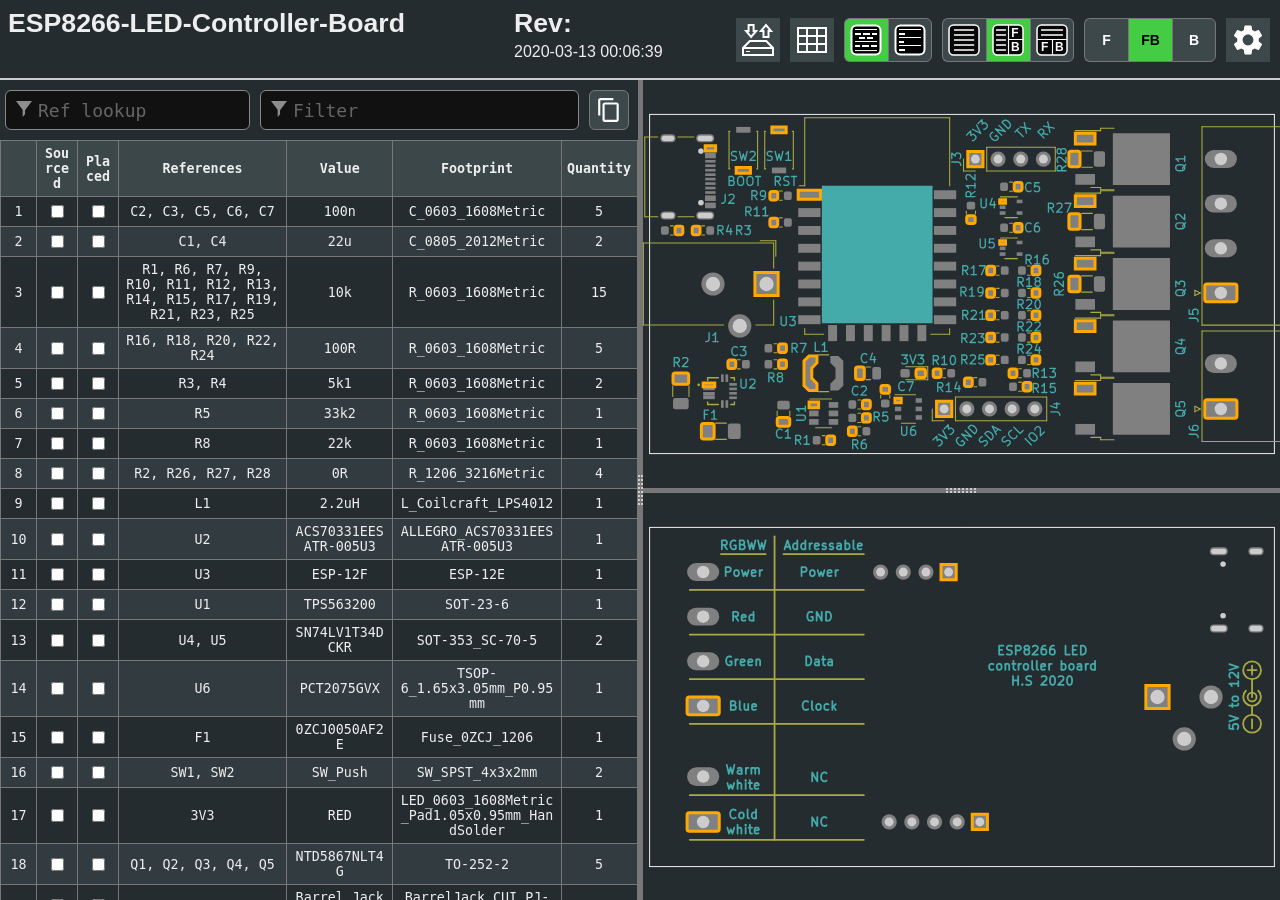
<file: docs/electronics/esp-boards/esp8266-led-controller-board/ESP8266-LED-Controller-Board-ibom.html>
<!DOCTYPE html>
<html lang="en">

<head>
  <meta charset="UTF-8">
  <meta name="viewport" content="width=device-width, initial-scale=1.0">
  <title>Interactive BOM for KiCAD</title>
  <style type="text/css">
:root {
  --pcb-edge-color: black;
  --pad-color: #878787;
  --pad-color-highlight: #D04040;
  --pin1-outline-color: #ffb629;
  --pin1-outline-color-highlight: #b4ff03;
  --silkscreen-edge-color: #aa4;
  --silkscreen-polygon-color: #4aa;
  --silkscreen-text-color: #4aa;
  --fabrication-edge-color: #907651;
  --fabrication-polygon-color: #907651;
  --fabrication-text-color: #a27c24;
  --track-color: #def5f1;
  --track-color-highlight: #D04040;
  --zone-color: #def5f1;
  --zone-color-highlight: #d0404080;
}

html, body {
  margin: 0px;
  height: 100%;
  font-family: Verdana, sans-serif;
}

.dark.topmostdiv {
  --pcb-edge-color: #eee;
  --pad-color: #808080;
  --pin1-outline-color: #ffa800;
  --pin1-outline-color-highlight: #ccff00;
  --track-color: #42524f;
  --zone-color: #42524f;
  background-color: #252c30;
  color: #eee;
}

button {
  background-color: #eee;
  border: 1px solid #888;
  color: black;
  height: 44px;
  width: 44px;
  text-align: center;
  text-decoration: none;
  display: inline-block;
  font-size: 14px;
  font-weight: bolder;
}

.dark button {
  /* This will be inverted */
  background-color: #c3b7b5;
}

button.depressed {
  background-color: #0a0;
  color: white;
}

.dark button.depressed {
  /* This will be inverted */
  background-color: #b3b;
}

button:focus {
  outline: 0;
}

button#tb-btn {
  background-image: url("data:image/svg+xml,%3Csvg xmlns='http://www.w3.org/2000/svg' viewBox='0 0 8.47 8.47'%3E%3Crect transform='translate(0 -288.53)' ry='1.17' y='288.8' x='.27' height='7.94' width='7.94' fill='%23f9f9f9'/%3E%3Cg transform='translate(0 -288.53)'%3E%3Crect width='7.94' height='7.94' x='.27' y='288.8' ry='1.17' fill='none' stroke='%23000' stroke-width='.4' stroke-linejoin='round'/%3E%3Cpath d='M1.32 290.12h5.82M1.32 291.45h5.82' fill='none' stroke='%23000' stroke-width='.4'/%3E%3Cpath d='M4.37 292.5v4.23M.26 292.63H8.2' fill='none' stroke='%23000' stroke-width='.3'/%3E%3Ctext font-weight='700' font-size='3.17' font-family='sans-serif'%3E%3Ctspan x='1.35' y='295.73'%3EF%3C/tspan%3E%3Ctspan x='5.03' y='295.68'%3EB%3C/tspan%3E%3C/text%3E%3C/g%3E%3C/svg%3E%0A");
}

button#lr-btn {
  background-image: url("data:image/svg+xml,%3Csvg xmlns='http://www.w3.org/2000/svg' viewBox='0 0 8.47 8.47'%3E%3Crect transform='translate(0 -288.53)' ry='1.17' y='288.8' x='.27' height='7.94' width='7.94' fill='%23f9f9f9'/%3E%3Cg transform='translate(0 -288.53)'%3E%3Crect width='7.94' height='7.94' x='.27' y='288.8' ry='1.17' fill='none' stroke='%23000' stroke-width='.4' stroke-linejoin='round'/%3E%3Cpath d='M1.06 290.12H3.7m-2.64 1.33H3.7m-2.64 1.32H3.7m-2.64 1.3H3.7m-2.64 1.33H3.7' fill='none' stroke='%23000' stroke-width='.4'/%3E%3Cpath d='M4.37 288.8v7.94m0-4.11h3.96' fill='none' stroke='%23000' stroke-width='.3'/%3E%3Ctext font-weight='700' font-size='3.17' font-family='sans-serif'%3E%3Ctspan x='5.11' y='291.96'%3EF%3C/tspan%3E%3Ctspan x='5.03' y='295.68'%3EB%3C/tspan%3E%3C/text%3E%3C/g%3E%3C/svg%3E%0A");
}

button#bom-btn {
  background-image: url("data:image/svg+xml,%3Csvg xmlns='http://www.w3.org/2000/svg' viewBox='0 0 8.47 8.47'%3E%3Crect transform='translate(0 -288.53)' ry='1.17' y='288.8' x='.27' height='7.94' width='7.94' fill='%23f9f9f9'/%3E%3Cg transform='translate(0 -288.53)' fill='none' stroke='%23000' stroke-width='.4'%3E%3Crect width='7.94' height='7.94' x='.27' y='288.8' ry='1.17' stroke-linejoin='round'/%3E%3Cpath d='M1.59 290.12h5.29M1.59 291.45h5.33M1.59 292.75h5.33M1.59 294.09h5.33M1.59 295.41h5.33'/%3E%3C/g%3E%3C/svg%3E");
}

button#bom-grouped-btn {
  background-image: url("data:image/svg+xml,%3Csvg xmlns='http://www.w3.org/2000/svg' width='32' height='32'%3E%3Cg stroke='%23000' stroke-linejoin='round' class='layer'%3E%3Crect width='29' height='29' x='1.5' y='1.5' stroke-width='2' fill='%23fff' rx='5' ry='5'/%3E%3Cpath stroke-linecap='square' stroke-width='2' d='M6 10h4m4 0h5m4 0h3M6.1 22h3m3.9 0h5m4 0h4m-16-8h4m4 0h4'/%3E%3Cpath stroke-linecap='null' d='M5 17.5h22M5 26.6h22M5 5.5h22'/%3E%3C/g%3E%3C/svg%3E");
}

button#bom-ungrouped-btn {
  background-image: url("data:image/svg+xml,%3Csvg xmlns='http://www.w3.org/2000/svg' width='32' height='32'%3E%3Cg stroke='%23000' stroke-linejoin='round' class='layer'%3E%3Crect width='29' height='29' x='1.5' y='1.5' stroke-width='2' fill='%23fff' rx='5' ry='5'/%3E%3Cpath stroke-linecap='square' stroke-width='2' d='M6 10h4m-4 8h3m-3 8h4'/%3E%3Cpath stroke-linecap='null' d='M5 13.5h22m-22 8h22M5 5.5h22'/%3E%3C/g%3E%3C/svg%3E");
}

button#bom-netlist-btn {
  background-image: url("data:image/svg+xml,%3Csvg xmlns='http://www.w3.org/2000/svg' width='32' height='32'%3E%3Cg fill='none' stroke='%23000' class='layer'%3E%3Crect width='29' height='29' x='1.5' y='1.5' stroke-width='2' fill='%23fff' rx='5' ry='5'/%3E%3Cpath stroke-width='2' d='M6 26l6-6v-8m13.8-6.3l-6 6v8'/%3E%3Ccircle cx='11.8' cy='9.5' r='2.8' stroke-width='2'/%3E%3Ccircle cx='19.8' cy='22.8' r='2.8' stroke-width='2'/%3E%3C/g%3E%3C/svg%3E");
}

button#copy {
  background-image: url("data:image/svg+xml,%3Csvg height='48' viewBox='0 0 48 48' width='48' xmlns='http://www.w3.org/2000/svg'%3E%3Cpath d='M0 0h48v48h-48z' fill='none'/%3E%3Cpath d='M32 2h-24c-2.21 0-4 1.79-4 4v28h4v-28h24v-4zm6 8h-22c-2.21 0-4 1.79-4 4v28c0 2.21 1.79 4 4 4h22c2.21 0 4-1.79 4-4v-28c0-2.21-1.79-4-4-4zm0 32h-22v-28h22v28z'/%3E%3C/svg%3E");
  background-position: 6px 6px;
  background-repeat: no-repeat;
  background-size: 26px 26px;
  border-radius: 6px;
  height: 40px;
  width: 40px;
  margin: 10px 5px;
}

button#copy:active {
    box-shadow: inset 0px 0px 5px #6c6c6c;
}

textarea.clipboard-temp {
  position: fixed;
  top: 0;
  left: 0;
  width: 2em;
  height: 2em;
  padding: 0;
  border: None;
  outline: None;
  box-shadow: None;
  background: transparent;
}

.left-most-button {
  border-right: 0;
  border-top-left-radius: 6px;
  border-bottom-left-radius: 6px;
}

.middle-button {
  border-right: 0;
}

.right-most-button {
  border-top-right-radius: 6px;
  border-bottom-right-radius: 6px;
}

.button-container {
  font-size: 0;
  margin: 10px 10px 10px 0px;
}

.dark .button-container {
  filter: invert(1);
}

.button-container button {
  background-size: 32px 32px;
  background-position: 5px 5px;
  background-repeat: no-repeat;
}

@media print {
  .hideonprint {
    display: none;
  }
}

canvas {
  cursor: crosshair;
}

canvas:active {
  cursor: grabbing;
}

.fileinfo {
  width: 100%;
  max-width: 1000px;
  border: none;
  padding: 5px;
}

.fileinfo .title {
  font-size: 20pt;
  font-weight: bold;
}

.fileinfo td {
  overflow: hidden;
  white-space: nowrap;
  max-width: 1px;
  width: 50%;
  text-overflow: ellipsis;
}

.bom {
  border-collapse: collapse;
  font-family: Consolas, "DejaVu Sans Mono", Monaco, monospace;
  font-size: 10pt;
  table-layout: fixed;
  width: 100%;
  margin-top: 1px;
}

.bom th, .bom td {
  border: 1px solid black;
  padding: 5px;
  word-wrap: break-word;
  text-align: center;
  position: relative;
}

.dark .bom th, .dark .bom td {
  border: 1px solid #777;
}

.bom th {
  background-color: #CCCCCC;
  background-clip: padding-box;
}

.dark .bom th {
  background-color: #3b4749;
}

.bom tr.highlighted:nth-child(n) {
  background-color: #cfc;
}

.dark .bom tr.highlighted:nth-child(n) {
  background-color: #226022;
}

.bom tr:nth-child(even) {
  background-color: #f2f2f2;
}

.dark .bom tr:nth-child(even) {
  background-color: #313b40;
}

.bom tr {
  transition: background-color 0.2s;
}

.bom .numCol {
  width: 25px;
}

.bom .Description {
  width: 10%;
}

.bom .Part {
  width: 10%;
}

.bom .Value {
  width: 15%;
}

.bom .Quantity {
  width: 65px;
}

.bom th .sortmark {
  position: absolute;
  right: 1px;
  top: 1px;
  margin-top: -5px;
  border-width: 5px;
  border-style: solid;
  border-color: transparent transparent #221 transparent;
  transform-origin: 50% 85%;
  transition: opacity 0.2s, transform 0.4s;
}

.dark .bom th .sortmark {
  filter: invert(1);
}

.bom th .sortmark.none {
  opacity: 0;
}

.bom th .sortmark.desc {
  transform: rotate(180deg);
}

.bom th:hover .sortmark.none {
  opacity: 0.5;
}

.bom .bom-checkbox {
  width: 30px;
  position: relative;
  user-select: none;
  -moz-user-select: none;
}

.bom .bom-checkbox:before {
  content: "";
  position: absolute;
  border-width: 15px;
  border-style: solid;
  border-color: #51829f transparent transparent transparent;
  visibility: hidden;
  top: -15px;
}

.bom .bom-checkbox:after {
  content: "Double click to set/unset all";
  position: absolute;
  color: white;
  top: -35px;
  left: -26px;
  background: #51829f;
  padding: 5px 15px;
  border-radius: 8px;
  white-space: nowrap;
  visibility: hidden;
}

.bom .bom-checkbox:hover:before, .bom .bom-checkbox:hover:after {
  visibility: visible;
  transition: visibility 0.2s linear 1s;
}

.split {
  -webkit-box-sizing: border-box;
  -moz-box-sizing: border-box;
  box-sizing: border-box;
  overflow-y: auto;
  overflow-x: hidden;
  background-color: inherit;
}

.split.split-horizontal, .gutter.gutter-horizontal {
  height: 100%;
  float: left;
}

.gutter {
  background-color: #ddd;
  background-repeat: no-repeat;
  background-position: 50%;
  transition: background-color 0.3s;
}

.dark .gutter {
  background-color: #777;
}

.gutter.gutter-horizontal {
  background-image: url('[data-uri]');
  cursor: ew-resize;
  width: 5px;
}

.gutter.gutter-vertical {
  background-image: url('[data-uri]');
  cursor: ns-resize;
  height: 5px;
}

.searchbox {
  float: left;
  height: 40px;
  margin: 10px 5px;
  padding: 12px 32px;
  font-family: Consolas, "DejaVu Sans Mono", Monaco, monospace;
  font-size: 18px;
  box-sizing: border-box;
  border: 1px solid #888;
  border-radius: 6px;
  outline: none;
  background-color: #eee;
  transition: background-color 0.2s, border 0.2s;
  background-image: url('[data-uri]');
  background-position: 10px 10px;
  background-repeat: no-repeat;
}

.dark .searchbox {
  background-color: #111;
  color: #eee;
}

.searchbox::placeholder {
  color: #ccc;
}

.dark .searchbox::placeholder {
  color: #666;
}

.filter {
  width: calc(60% - 64px);
}

.reflookup {
  width: calc(40% - 10px);
}

input[type=text]:focus {
  background-color: white;
  border: 1px solid #333;
}

.dark input[type=text]:focus {
  background-color: #333;
  border: 1px solid #ccc;
}

mark.highlight {
  background-color: #5050ff;
  color: #fff;
  padding: 2px;
  border-radius: 6px;
}

.dark mark.highlight {
  background-color: #76a6da;
  color: #111;
}

.menubtn {
  background-color: white;
  border: none;
  background-image: url("data:image/svg+xml,%3Csvg xmlns='http://www.w3.org/2000/svg' width='36' height='36' viewBox='0 0 20 20'%3E%3Cpath fill='none' d='M0 0h20v20H0V0z'/%3E%3Cpath d='M15.95 10.78c.03-.25.05-.51.05-.78s-.02-.53-.06-.78l1.69-1.32c.15-.12.19-.34.1-.51l-1.6-2.77c-.1-.18-.31-.24-.49-.18l-1.99.8c-.42-.32-.86-.58-1.35-.78L12 2.34c-.03-.2-.2-.34-.4-.34H8.4c-.2 0-.36.14-.39.34l-.3 2.12c-.49.2-.94.47-1.35.78l-1.99-.8c-.18-.07-.39 0-.49.18l-1.6 2.77c-.1.18-.06.39.1.51l1.69 1.32c-.04.25-.07.52-.07.78s.02.53.06.78L2.37 12.1c-.15.12-.19.34-.1.51l1.6 2.77c.1.18.31.24.49.18l1.99-.8c.42.32.86.58 1.35.78l.3 2.12c.04.2.2.34.4.34h3.2c.2 0 .37-.14.39-.34l.3-2.12c.49-.2.94-.47 1.35-.78l1.99.8c.18.07.39 0 .49-.18l1.6-2.77c.1-.18.06-.39-.1-.51l-1.67-1.32zM10 13c-1.65 0-3-1.35-3-3s1.35-3 3-3 3 1.35 3 3-1.35 3-3 3z'/%3E%3C/svg%3E%0A");
  background-position: center;
  background-repeat: no-repeat;
}

.statsbtn {
  background-color: white;
  border: none;
  background-image: url("data:image/svg+xml,%3Csvg width='36' height='36' xmlns='http://www.w3.org/2000/svg'%3E%3Cpath d='M4 6h28v24H4V6zm0 8h28v8H4m9-16v24h10V5.8' fill='none' stroke='%23000' stroke-width='2'/%3E%3C/svg%3E");
  background-position: center;
  background-repeat: no-repeat;
}

.iobtn {
  background-color: white;
  border: none;
  background-image: url("data:image/svg+xml,%3Csvg xmlns='http://www.w3.org/2000/svg' width='36' height='36'%3E%3Cpath fill='none' stroke='%23000' stroke-width='2' d='M3 33v-7l6.8-7h16.5l6.7 7v7H3zM3.2 26H33M21 9l5-5.9 5 6h-2.5V15h-5V9H21zm-4.9 0l-5 6-5-6h2.5V3h5v6h2.5z'/%3E%3Cpath fill='none' stroke='%23000' d='M6.1 29.5H10'/%3E%3C/svg%3E");
  background-position: center;
  background-repeat: no-repeat;
}

.dark .statsbtn, .dark .savebtn, .dark .menubtn, .dark .iobtn {
  filter: invert(1);
}

.flexbox {
  display: flex;
  align-items: center;
  justify-content: space-between;
  width: 100%;
}

.savebtn {
  background-color: #d6d6d6;
  width: auto;
  height: 30px;
  flex-grow: 1;
  margin: 5px;
  border-radius: 4px;
}

.savebtn:active {
  background-color: #0a0;
  color: white;
}

.dark .savebtn:active {
  /* This will be inverted */
  background-color: #b3b;
}

.stats {
  border-collapse: collapse;
  font-size: 12pt;
  table-layout: fixed;
  width: 100%;
  min-width: 450px;
}

.dark .stats td {
  border: 1px solid #bbb;
}

.stats td {
  border: 1px solid black;
  padding: 5px;
  word-wrap: break-word;
  text-align: center;
  position: relative;
}

#checkbox-stats div {
  position: absolute;
  left: 0;
  top: 0;
  height: 100%;
  width: 100%;
  display: flex;
  align-items: center;
  justify-content: center;
}

#checkbox-stats .bar {
  background-color: rgba(28, 251, 0, 0.6);
}

.menu {
  position: relative;
  display: inline-block;
  margin: 10px 10px 10px 0px;
}

.menu-content {
  display: none;
  position: absolute;
  background-color: white;
  right: 0;
  min-width: 300px;
  box-shadow: 0px 8px 16px 0px rgba(0, 0, 0, 0.2);
  z-index: 100;
  padding: 8px;
}

.dark .menu-content {
  background-color: #111;
}

.menu:hover .menu-content {
  display: block;
}

.menu:hover .menubtn, .menu:hover .iobtn, .menu:hover .statsbtn {
  background-color: #eee;
}

.menu-label {
  display: inline-block;
  padding: 8px;
  border: 1px solid #ccc;
  border-top: 0;
  width: calc(100% - 18px);
}

.menu-label-top {
  border-top: 1px solid #ccc;
}

.menu-textbox {
  float: left;
  height: 24px;
  margin: 10px 5px;
  padding: 5px 5px;
  font-family: Consolas, "DejaVu Sans Mono", Monaco, monospace;
  font-size: 14px;
  box-sizing: border-box;
  border: 1px solid #888;
  border-radius: 4px;
  outline: none;
  background-color: #eee;
  transition: background-color 0.2s, border 0.2s;
  width: calc(100% - 10px);
}

.menu-textbox.invalid, .dark .menu-textbox.invalid {
  color: red;
}

.dark .menu-textbox {
  background-color: #222;
  color: #eee;
}

.topmostdiv {
  width: 100%;
  height: 100%;
  background-color: white;
  transition: background-color 0.3s;
}

#top {
  height: 78px;
  border-bottom: 2px solid black;
}

.dark #top {
  border-bottom: 2px solid #ccc;
}

#dbg {
  display: block;
}

::-webkit-scrollbar {
  width: 8px;
}

::-webkit-scrollbar-track {
  background: #aaa;
}

::-webkit-scrollbar-thumb {
  background: #666;
  border-radius: 3px;
}

::-webkit-scrollbar-thumb:hover {
  background: #555;
}

.slider {
  -webkit-appearance: none;
  width: 100%;
  margin: 3px 0;
  padding: 0;
  outline: none;
  opacity: 0.7;
  -webkit-transition: .2s;
  transition: opacity .2s;
  border-radius: 3px;
}

.slider:hover {
  opacity: 1;
}

.slider:focus {
  outline: none;
}

.slider::-webkit-slider-runnable-track {
  -webkit-appearance: none;
  width: 100%;
  height: 8px;
  background: #d3d3d3;
  border-radius: 3px;
  border: none;
}

.slider::-webkit-slider-thumb {
  -webkit-appearance: none;
  width: 15px;
  height: 15px;
  border-radius: 50%;
  background: #0a0;
  cursor: pointer;
  margin-top: -4px;
}

.dark .slider::-webkit-slider-thumb {
  background: #3d3;
}

.slider::-moz-range-thumb {
  width: 15px;
  height: 15px;
  border-radius: 50%;
  background: #0a0;
  cursor: pointer;
}

.slider::-moz-range-track {
  height: 8px;
  background: #d3d3d3;
  border-radius: 3px;
}

.dark .slider::-moz-range-thumb {
  background: #3d3;
}

.slider::-ms-track {
  width: 100%;
  height: 8px;
  border-width: 3px 0;
  background: transparent;
  border-color: transparent;
  color: transparent;
  transition: opacity .2s;
}

.slider::-ms-fill-lower {
  background: #d3d3d3;
  border: none;
  border-radius: 3px;
}

.slider::-ms-fill-upper {
  background: #d3d3d3;
  border: none;
  border-radius: 3px;
}

.slider::-ms-thumb {
  width: 15px;
  height: 15px;
  border-radius: 50%;
  background: #0a0;
  cursor: pointer;
  margin: 0;
}

.shameless-plug {
  font-size: 0.8em;
  text-align: center;
  display: block;
}

a {
  color: #0278a4;
}

.dark a {
  color: #00b9fd;
}

#frontcanvas, #backcanvas {
    touch-action: none;
}

  </style>
  <script type="text/javascript" >
///////////////////////////////////////////////
/*
  Split.js - v1.3.5
  MIT License
  https://github.com/nathancahill/Split.js
*/
!function(e,t){"object"==typeof exports&&"undefined"!=typeof module?module.exports=t():"function"==typeof define&&define.amd?define(t):e.Split=t()}(this,function(){"use strict";var e=window,t=e.document,n="addEventListener",i="removeEventListener",r="getBoundingClientRect",s=function(){return!1},o=e.attachEvent&&!e[n],a=["","-webkit-","-moz-","-o-"].filter(function(e){var n=t.createElement("div");return n.style.cssText="width:"+e+"calc(9px)",!!n.style.length}).shift()+"calc",l=function(e){return"string"==typeof e||e instanceof String?t.querySelector(e):e};return function(u,c){function z(e,t,n){var i=A(y,t,n);Object.keys(i).forEach(function(t){return e.style[t]=i[t]})}function h(e,t){var n=B(y,t);Object.keys(n).forEach(function(t){return e.style[t]=n[t]})}function f(e){var t=E[this.a],n=E[this.b],i=t.size+n.size;t.size=e/this.size*i,n.size=i-e/this.size*i,z(t.element,t.size,this.aGutterSize),z(n.element,n.size,this.bGutterSize)}function m(e){var t;this.dragging&&((t="touches"in e?e.touches[0][b]-this.start:e[b]-this.start)<=E[this.a].minSize+M+this.aGutterSize?t=E[this.a].minSize+this.aGutterSize:t>=this.size-(E[this.b].minSize+M+this.bGutterSize)&&(t=this.size-(E[this.b].minSize+this.bGutterSize)),f.call(this,t),c.onDrag&&c.onDrag())}function g(){var e=E[this.a].element,t=E[this.b].element;this.size=e[r]()[y]+t[r]()[y]+this.aGutterSize+this.bGutterSize,this.start=e[r]()[G]}function d(){var t=this,n=E[t.a].element,r=E[t.b].element;t.dragging&&c.onDragEnd&&c.onDragEnd(),t.dragging=!1,e[i]("mouseup",t.stop),e[i]("touchend",t.stop),e[i]("touchcancel",t.stop),t.parent[i]("mousemove",t.move),t.parent[i]("touchmove",t.move),delete t.stop,delete t.move,n[i]("selectstart",s),n[i]("dragstart",s),r[i]("selectstart",s),r[i]("dragstart",s),n.style.userSelect="",n.style.webkitUserSelect="",n.style.MozUserSelect="",n.style.pointerEvents="",r.style.userSelect="",r.style.webkitUserSelect="",r.style.MozUserSelect="",r.style.pointerEvents="",t.gutter.style.cursor="",t.parent.style.cursor=""}function S(t){var i=this,r=E[i.a].element,o=E[i.b].element;!i.dragging&&c.onDragStart&&c.onDragStart(),t.preventDefault(),i.dragging=!0,i.move=m.bind(i),i.stop=d.bind(i),e[n]("mouseup",i.stop),e[n]("touchend",i.stop),e[n]("touchcancel",i.stop),i.parent[n]("mousemove",i.move),i.parent[n]("touchmove",i.move),r[n]("selectstart",s),r[n]("dragstart",s),o[n]("selectstart",s),o[n]("dragstart",s),r.style.userSelect="none",r.style.webkitUserSelect="none",r.style.MozUserSelect="none",r.style.pointerEvents="none",o.style.userSelect="none",o.style.webkitUserSelect="none",o.style.MozUserSelect="none",o.style.pointerEvents="none",i.gutter.style.cursor=j,i.parent.style.cursor=j,g.call(i)}function v(e){e.forEach(function(t,n){if(n>0){var i=F[n-1],r=E[i.a],s=E[i.b];r.size=e[n-1],s.size=t,z(r.element,r.size,i.aGutterSize),z(s.element,s.size,i.bGutterSize)}})}function p(){F.forEach(function(e){e.parent.removeChild(e.gutter),E[e.a].element.style[y]="",E[e.b].element.style[y]=""})}void 0===c&&(c={});var y,b,G,E,w=l(u[0]).parentNode,D=e.getComputedStyle(w).flexDirection,U=c.sizes||u.map(function(){return 100/u.length}),k=void 0!==c.minSize?c.minSize:100,x=Array.isArray(k)?k:u.map(function(){return k}),L=void 0!==c.gutterSize?c.gutterSize:10,M=void 0!==c.snapOffset?c.snapOffset:30,O=c.direction||"horizontal",j=c.cursor||("horizontal"===O?"ew-resize":"ns-resize"),C=c.gutter||function(e,n){var i=t.createElement("div");return i.className="gutter gutter-"+n,i},A=c.elementStyle||function(e,t,n){var i={};return"string"==typeof t||t instanceof String?i[e]=t:i[e]=o?t+"%":a+"("+t+"% - "+n+"px)",i},B=c.gutterStyle||function(e,t){return n={},n[e]=t+"px",n;var n};"horizontal"===O?(y="width","clientWidth",b="clientX",G="left","paddingLeft"):"vertical"===O&&(y="height","clientHeight",b="clientY",G="top","paddingTop");var F=[];return E=u.map(function(e,t){var i,s={element:l(e),size:U[t],minSize:x[t]};if(t>0&&(i={a:t-1,b:t,dragging:!1,isFirst:1===t,isLast:t===u.length-1,direction:O,parent:w},i.aGutterSize=L,i.bGutterSize=L,i.isFirst&&(i.aGutterSize=L/2),i.isLast&&(i.bGutterSize=L/2),"row-reverse"===D||"column-reverse"===D)){var a=i.a;i.a=i.b,i.b=a}if(!o&&t>0){var c=C(t,O);h(c,L),c[n]("mousedown",S.bind(i)),c[n]("touchstart",S.bind(i)),w.insertBefore(c,s.element),i.gutter=c}0===t||t===u.length-1?z(s.element,s.size,L/2):z(s.element,s.size,L);var f=s.element[r]()[y];return f<s.minSize&&(s.minSize=f),t>0&&F.push(i),s}),o?{setSizes:v,destroy:p}:{setSizes:v,getSizes:function(){return E.map(function(e){return e.size})},collapse:function(e){if(e===F.length){var t=F[e-1];g.call(t),o||f.call(t,t.size-t.bGutterSize)}else{var n=F[e];g.call(n),o||f.call(n,n.aGutterSize)}},destroy:p}}});

///////////////////////////////////////////////

///////////////////////////////////////////////
// Copyright (c) 2013 Pieroxy <pieroxy@pieroxy.net>
// This work is free. You can redistribute it and/or modify it
// under the terms of the WTFPL, Version 2
// For more information see LICENSE.txt or http://www.wtfpl.net/
//
// For more information, the home page:
// http://pieroxy.net/blog/pages/lz-string/testing.html
//
// LZ-based compression algorithm, version 1.4.4
var LZString=function(){var o=String.fromCharCode,i={};var n={decompressFromBase64:function(o){return null==o?"":""==o?null:n._decompress(o.length,32,function(n){return function(o,n){if(!i[o]){i[o]={};for(var t=0;t<o.length;t++)i[o][o.charAt(t)]=t}return i[o][n]}("ABCDEFGHIJKLMNOPQRSTUVWXYZabcdefghijklmnopqrstuvwxyz0123456789+/=",o.charAt(n))})},_decompress:function(i,n,t){var r,e,a,s,p,u,l,f=[],c=4,d=4,h=3,v="",g=[],m={val:t(0),position:n,index:1};for(r=0;r<3;r+=1)f[r]=r;for(a=0,p=Math.pow(2,2),u=1;u!=p;)s=m.val&m.position,m.position>>=1,0==m.position&&(m.position=n,m.val=t(m.index++)),a|=(s>0?1:0)*u,u<<=1;switch(a){case 0:for(a=0,p=Math.pow(2,8),u=1;u!=p;)s=m.val&m.position,m.position>>=1,0==m.position&&(m.position=n,m.val=t(m.index++)),a|=(s>0?1:0)*u,u<<=1;l=o(a);break;case 1:for(a=0,p=Math.pow(2,16),u=1;u!=p;)s=m.val&m.position,m.position>>=1,0==m.position&&(m.position=n,m.val=t(m.index++)),a|=(s>0?1:0)*u,u<<=1;l=o(a);break;case 2:return""}for(f[3]=l,e=l,g.push(l);;){if(m.index>i)return"";for(a=0,p=Math.pow(2,h),u=1;u!=p;)s=m.val&m.position,m.position>>=1,0==m.position&&(m.position=n,m.val=t(m.index++)),a|=(s>0?1:0)*u,u<<=1;switch(l=a){case 0:for(a=0,p=Math.pow(2,8),u=1;u!=p;)s=m.val&m.position,m.position>>=1,0==m.position&&(m.position=n,m.val=t(m.index++)),a|=(s>0?1:0)*u,u<<=1;f[d++]=o(a),l=d-1,c--;break;case 1:for(a=0,p=Math.pow(2,16),u=1;u!=p;)s=m.val&m.position,m.position>>=1,0==m.position&&(m.position=n,m.val=t(m.index++)),a|=(s>0?1:0)*u,u<<=1;f[d++]=o(a),l=d-1,c--;break;case 2:return g.join("")}if(0==c&&(c=Math.pow(2,h),h++),f[l])v=f[l];else{if(l!==d)return null;v=e+e.charAt(0)}g.push(v),f[d++]=e+v.charAt(0),e=v,0==--c&&(c=Math.pow(2,h),h++)}}};return n}();"function"==typeof define&&define.amd?define(function(){return LZString}):"undefined"!=typeof module&&null!=module?module.exports=LZString:"undefined"!=typeof angular&&null!=angular&&angular.module("LZString",[]).factory("LZString",function(){return LZString});
///////////////////////////////////////////////

///////////////////////////////////////////////
/*!
 * PEP v0.4.3 | https://github.com/jquery/PEP
 * Copyright jQuery Foundation and other contributors | http://jquery.org/license
 */
!function(a,b){"object"==typeof exports&&"undefined"!=typeof module?module.exports=b():"function"==typeof define&&define.amd?define(b):a.PointerEventsPolyfill=b()}(this,function(){"use strict";function a(a,b){b=b||Object.create(null);var c=document.createEvent("Event");c.initEvent(a,b.bubbles||!1,b.cancelable||!1);
for(var d,e=2;e<m.length;e++)d=m[e],c[d]=b[d]||n[e];c.buttons=b.buttons||0;
var f=0;return f=b.pressure&&c.buttons?b.pressure:c.buttons?.5:0,c.x=c.clientX,c.y=c.clientY,c.pointerId=b.pointerId||0,c.width=b.width||0,c.height=b.height||0,c.pressure=f,c.tiltX=b.tiltX||0,c.tiltY=b.tiltY||0,c.twist=b.twist||0,c.tangentialPressure=b.tangentialPressure||0,c.pointerType=b.pointerType||"",c.hwTimestamp=b.hwTimestamp||0,c.isPrimary=b.isPrimary||!1,c}function b(){this.array=[],this.size=0}function c(a,b,c,d){this.addCallback=a.bind(d),this.removeCallback=b.bind(d),this.changedCallback=c.bind(d),A&&(this.observer=new A(this.mutationWatcher.bind(this)))}function d(a){return"body /shadow-deep/ "+e(a)}function e(a){return'[touch-action="'+a+'"]'}function f(a){return"{ -ms-touch-action: "+a+"; touch-action: "+a+"; }"}function g(){if(F){D.forEach(function(a){String(a)===a?(E+=e(a)+f(a)+"\n",G&&(E+=d(a)+f(a)+"\n")):(E+=a.selectors.map(e)+f(a.rule)+"\n",G&&(E+=a.selectors.map(d)+f(a.rule)+"\n"))});var a=document.createElement("style");a.textContent=E,document.head.appendChild(a)}}function h(){if(!window.PointerEvent){if(window.PointerEvent=a,window.navigator.msPointerEnabled){var b=window.navigator.msMaxTouchPoints;Object.defineProperty(window.navigator,"maxTouchPoints",{value:b,enumerable:!0}),u.registerSource("ms",_)}else Object.defineProperty(window.navigator,"maxTouchPoints",{value:0,enumerable:!0}),u.registerSource("mouse",N),void 0!==window.ontouchstart&&u.registerSource("touch",V);u.register(document)}}function i(a){if(!u.pointermap.has(a)){var b=new Error("InvalidPointerId");throw b.name="InvalidPointerId",b}}function j(a){for(var b=a.parentNode;b&&b!==a.ownerDocument;)b=b.parentNode;if(!b){var c=new Error("InvalidStateError");throw c.name="InvalidStateError",c}}function k(a){var b=u.pointermap.get(a);return 0!==b.buttons}function l(){window.Element&&!Element.prototype.setPointerCapture&&Object.defineProperties(Element.prototype,{setPointerCapture:{value:W},releasePointerCapture:{value:X},hasPointerCapture:{value:Y}})}
var m=["bubbles","cancelable","view","detail","screenX","screenY","clientX","clientY","ctrlKey","altKey","shiftKey","metaKey","button","relatedTarget","pageX","pageY"],n=[!1,!1,null,null,0,0,0,0,!1,!1,!1,!1,0,null,0,0],o=window.Map&&window.Map.prototype.forEach,p=o?Map:b;b.prototype={set:function(a,b){return void 0===b?this["delete"](a):(this.has(a)||this.size++,void(this.array[a]=b))},has:function(a){return void 0!==this.array[a]},"delete":function(a){this.has(a)&&(delete this.array[a],this.size--)},get:function(a){return this.array[a]},clear:function(){this.array.length=0,this.size=0},forEach:function(a,b){return this.array.forEach(function(c,d){a.call(b,c,d,this)},this)}};var q=["bubbles","cancelable","view","detail","screenX","screenY","clientX","clientY","ctrlKey","altKey","shiftKey","metaKey","button","relatedTarget","buttons","pointerId","width","height","pressure","tiltX","tiltY","pointerType","hwTimestamp","isPrimary","type","target","currentTarget","which","pageX","pageY","timeStamp"],r=[!1,!1,null,null,0,0,0,0,!1,!1,!1,!1,0,null,0,0,0,0,0,0,0,"",0,!1,"",null,null,0,0,0,0],s={pointerover:1,pointerout:1,pointerenter:1,pointerleave:1},t="undefined"!=typeof SVGElementInstance,u={pointermap:new p,eventMap:Object.create(null),captureInfo:Object.create(null),eventSources:Object.create(null),eventSourceList:[],registerSource:function(a,b){var c=b,d=c.events;d&&(d.forEach(function(a){c[a]&&(this.eventMap[a]=c[a].bind(c))},this),this.eventSources[a]=c,this.eventSourceList.push(c))},register:function(a){for(var b,c=this.eventSourceList.length,d=0;d<c&&(b=this.eventSourceList[d]);d++)
b.register.call(b,a)},unregister:function(a){for(var b,c=this.eventSourceList.length,d=0;d<c&&(b=this.eventSourceList[d]);d++)
b.unregister.call(b,a)},contains:function(a,b){try{return a.contains(b)}catch(c){return!1}},down:function(a){a.bubbles=!0,this.fireEvent("pointerdown",a)},move:function(a){a.bubbles=!0,this.fireEvent("pointermove",a)},up:function(a){a.bubbles=!0,this.fireEvent("pointerup",a)},enter:function(a){a.bubbles=!1,this.fireEvent("pointerenter",a)},leave:function(a){a.bubbles=!1,this.fireEvent("pointerleave",a)},over:function(a){a.bubbles=!0,this.fireEvent("pointerover",a)},out:function(a){a.bubbles=!0,this.fireEvent("pointerout",a)},cancel:function(a){a.bubbles=!0,this.fireEvent("pointercancel",a)},leaveOut:function(a){this.out(a),this.propagate(a,this.leave,!1)},enterOver:function(a){this.over(a),this.propagate(a,this.enter,!0)},eventHandler:function(a){if(!a._handledByPE){var b=a.type,c=this.eventMap&&this.eventMap[b];c&&c(a),a._handledByPE=!0}},listen:function(a,b){b.forEach(function(b){this.addEvent(a,b)},this)},unlisten:function(a,b){b.forEach(function(b){this.removeEvent(a,b)},this)},addEvent:function(a,b){a.addEventListener(b,this.boundHandler)},removeEvent:function(a,b){a.removeEventListener(b,this.boundHandler)},makeEvent:function(b,c){this.captureInfo[c.pointerId]&&(c.relatedTarget=null);var d=new a(b,c);return c.preventDefault&&(d.preventDefault=c.preventDefault),d._target=d._target||c.target,d},fireEvent:function(a,b){var c=this.makeEvent(a,b);return this.dispatchEvent(c)},cloneEvent:function(a){for(var b,c=Object.create(null),d=0;d<q.length;d++)b=q[d],c[b]=a[b]||r[d],!t||"target"!==b&&"relatedTarget"!==b||c[b]instanceof SVGElementInstance&&(c[b]=c[b].correspondingUseElement);return a.preventDefault&&(c.preventDefault=function(){a.preventDefault()}),c},getTarget:function(a){var b=this.captureInfo[a.pointerId];return b?a._target!==b&&a.type in s?void 0:b:a._target},propagate:function(a,b,c){for(var d=a.target,e=[];d!==document&&!d.contains(a.relatedTarget);) if(e.push(d),d=d.parentNode,!d)return;c&&e.reverse(),e.forEach(function(c){a.target=c,b.call(this,a)},this)},setCapture:function(b,c,d){this.captureInfo[b]&&this.releaseCapture(b,d),this.captureInfo[b]=c,this.implicitRelease=this.releaseCapture.bind(this,b,d),document.addEventListener("pointerup",this.implicitRelease),document.addEventListener("pointercancel",this.implicitRelease);var e=new a("gotpointercapture");e.pointerId=b,e._target=c,d||this.asyncDispatchEvent(e)},releaseCapture:function(b,c){var d=this.captureInfo[b];if(d){this.captureInfo[b]=void 0,document.removeEventListener("pointerup",this.implicitRelease),document.removeEventListener("pointercancel",this.implicitRelease);var e=new a("lostpointercapture");e.pointerId=b,e._target=d,c||this.asyncDispatchEvent(e)}},dispatchEvent:/*scope.external.dispatchEvent || */function(a){var b=this.getTarget(a);if(b)return b.dispatchEvent(a)},asyncDispatchEvent:function(a){requestAnimationFrame(this.dispatchEvent.bind(this,a))}};u.boundHandler=u.eventHandler.bind(u);var v={shadow:function(a){if(a)return a.shadowRoot||a.webkitShadowRoot},canTarget:function(a){return a&&Boolean(a.elementFromPoint)},targetingShadow:function(a){var b=this.shadow(a);if(this.canTarget(b))return b},olderShadow:function(a){var b=a.olderShadowRoot;if(!b){var c=a.querySelector("shadow");c&&(b=c.olderShadowRoot)}return b},allShadows:function(a){for(var b=[],c=this.shadow(a);c;)b.push(c),c=this.olderShadow(c);return b},searchRoot:function(a,b,c){if(a){var d,e,f=a.elementFromPoint(b,c);for(e=this.targetingShadow(f);e;){if(d=e.elementFromPoint(b,c)){var g=this.targetingShadow(d);return this.searchRoot(g,b,c)||d} e=this.olderShadow(e)} return f}},owner:function(a){
for(var b=a;b.parentNode;)b=b.parentNode;
return b.nodeType!==Node.DOCUMENT_NODE&&b.nodeType!==Node.DOCUMENT_FRAGMENT_NODE&&(b=document),b},findTarget:function(a){var b=a.clientX,c=a.clientY,d=this.owner(a.target);
return d.elementFromPoint(b,c)||(d=document),this.searchRoot(d,b,c)}},w=Array.prototype.forEach.call.bind(Array.prototype.forEach),x=Array.prototype.map.call.bind(Array.prototype.map),y=Array.prototype.slice.call.bind(Array.prototype.slice),z=Array.prototype.filter.call.bind(Array.prototype.filter),A=window.MutationObserver||window.WebKitMutationObserver,B="[touch-action]",C={subtree:!0,childList:!0,attributes:!0,attributeOldValue:!0,attributeFilter:["touch-action"]};c.prototype={watchSubtree:function(a){
//
this.observer&&v.canTarget(a)&&this.observer.observe(a,C)},enableOnSubtree:function(a){this.watchSubtree(a),a===document&&"complete"!==document.readyState?this.installOnLoad():this.installNewSubtree(a)},installNewSubtree:function(a){w(this.findElements(a),this.addElement,this)},findElements:function(a){return a.querySelectorAll?a.querySelectorAll(B):[]},removeElement:function(a){this.removeCallback(a)},addElement:function(a){this.addCallback(a)},elementChanged:function(a,b){this.changedCallback(a,b)},concatLists:function(a,b){return a.concat(y(b))},
installOnLoad:function(){document.addEventListener("readystatechange",function(){"complete"===document.readyState&&this.installNewSubtree(document)}.bind(this))},isElement:function(a){return a.nodeType===Node.ELEMENT_NODE},flattenMutationTree:function(a){
var b=x(a,this.findElements,this);
return b.push(z(a,this.isElement)),b.reduce(this.concatLists,[])},mutationWatcher:function(a){a.forEach(this.mutationHandler,this)},mutationHandler:function(a){if("childList"===a.type){var b=this.flattenMutationTree(a.addedNodes);b.forEach(this.addElement,this);var c=this.flattenMutationTree(a.removedNodes);c.forEach(this.removeElement,this)}else"attributes"===a.type&&this.elementChanged(a.target,a.oldValue)}};var D=["none","auto","pan-x","pan-y",{rule:"pan-x pan-y",selectors:["pan-x pan-y","pan-y pan-x"]}],E="",F=window.PointerEvent||window.MSPointerEvent,G=!window.ShadowDOMPolyfill&&document.head.createShadowRoot,H=u.pointermap,I=25,J=[1,4,2,8,16],K=!1;try{K=1===new MouseEvent("test",{buttons:1}).buttons}catch(L){}
var M,N={POINTER_ID:1,POINTER_TYPE:"mouse",events:["mousedown","mousemove","mouseup","mouseover","mouseout"],register:function(a){u.listen(a,this.events)},unregister:function(a){u.unlisten(a,this.events)},lastTouches:[],
isEventSimulatedFromTouch:function(a){for(var b,c=this.lastTouches,d=a.clientX,e=a.clientY,f=0,g=c.length;f<g&&(b=c[f]);f++){
var h=Math.abs(d-b.x),i=Math.abs(e-b.y);if(h<=I&&i<=I)return!0}},prepareEvent:function(a){var b=u.cloneEvent(a),c=b.preventDefault;return b.preventDefault=function(){a.preventDefault(),c()},b.pointerId=this.POINTER_ID,b.isPrimary=!0,b.pointerType=this.POINTER_TYPE,b},prepareButtonsForMove:function(a,b){var c=H.get(this.POINTER_ID);
0!==b.which&&c?a.buttons=c.buttons:a.buttons=0,b.buttons=a.buttons},mousedown:function(a){if(!this.isEventSimulatedFromTouch(a)){var b=H.get(this.POINTER_ID),c=this.prepareEvent(a);K||(c.buttons=J[c.button],b&&(c.buttons|=b.buttons),a.buttons=c.buttons),H.set(this.POINTER_ID,a),b&&0!==b.buttons?u.move(c):u.down(c)}},mousemove:function(a){if(!this.isEventSimulatedFromTouch(a)){var b=this.prepareEvent(a);K||this.prepareButtonsForMove(b,a),b.button=-1,H.set(this.POINTER_ID,a),u.move(b)}},mouseup:function(a){if(!this.isEventSimulatedFromTouch(a)){var b=H.get(this.POINTER_ID),c=this.prepareEvent(a);if(!K){var d=J[c.button];
c.buttons=b?b.buttons&~d:0,a.buttons=c.buttons}H.set(this.POINTER_ID,a),
c.buttons&=~J[c.button],0===c.buttons?u.up(c):u.move(c)}},mouseover:function(a){if(!this.isEventSimulatedFromTouch(a)){var b=this.prepareEvent(a);K||this.prepareButtonsForMove(b,a),b.button=-1,H.set(this.POINTER_ID,a),u.enterOver(b)}},mouseout:function(a){if(!this.isEventSimulatedFromTouch(a)){var b=this.prepareEvent(a);K||this.prepareButtonsForMove(b,a),b.button=-1,u.leaveOut(b)}},cancel:function(a){var b=this.prepareEvent(a);u.cancel(b),this.deactivateMouse()},deactivateMouse:function(){H["delete"](this.POINTER_ID)}},O=u.captureInfo,P=v.findTarget.bind(v),Q=v.allShadows.bind(v),R=u.pointermap,S=2500,T=200,U="touch-action",V={events:["touchstart","touchmove","touchend","touchcancel"],register:function(a){M.enableOnSubtree(a)},unregister:function(){},elementAdded:function(a){var b=a.getAttribute(U),c=this.touchActionToScrollType(b);c&&(a._scrollType=c,u.listen(a,this.events),
Q(a).forEach(function(a){a._scrollType=c,u.listen(a,this.events)},this))},elementRemoved:function(a){a._scrollType=void 0,u.unlisten(a,this.events),
Q(a).forEach(function(a){a._scrollType=void 0,u.unlisten(a,this.events)},this)},elementChanged:function(a,b){var c=a.getAttribute(U),d=this.touchActionToScrollType(c),e=this.touchActionToScrollType(b);
d&&e?(a._scrollType=d,Q(a).forEach(function(a){a._scrollType=d},this)):e?this.elementRemoved(a):d&&this.elementAdded(a)},scrollTypes:{EMITTER:"none",XSCROLLER:"pan-x",YSCROLLER:"pan-y",SCROLLER:/^(?:pan-x pan-y)|(?:pan-y pan-x)|auto$/},touchActionToScrollType:function(a){var b=a,c=this.scrollTypes;return"none"===b?"none":b===c.XSCROLLER?"X":b===c.YSCROLLER?"Y":c.SCROLLER.exec(b)?"XY":void 0},POINTER_TYPE:"touch",firstTouch:null,isPrimaryTouch:function(a){return this.firstTouch===a.identifier},setPrimaryTouch:function(a){
(0===R.size||1===R.size&&R.has(1))&&(this.firstTouch=a.identifier,this.firstXY={X:a.clientX,Y:a.clientY},this.scrolling=!1,this.cancelResetClickCount())},removePrimaryPointer:function(a){a.isPrimary&&(this.firstTouch=null,this.firstXY=null,this.resetClickCount())},clickCount:0,resetId:null,resetClickCount:function(){var a=function(){this.clickCount=0,this.resetId=null}.bind(this);this.resetId=setTimeout(a,T)},cancelResetClickCount:function(){this.resetId&&clearTimeout(this.resetId)},typeToButtons:function(a){var b=0;return"touchstart"!==a&&"touchmove"!==a||(b=1),b},touchToPointer:function(a){var b=this.currentTouchEvent,c=u.cloneEvent(a),d=c.pointerId=a.identifier+2;c.target=O[d]||P(c),c.bubbles=!0,c.cancelable=!0,c.detail=this.clickCount,c.button=0,c.buttons=this.typeToButtons(b.type),c.width=2*(a.radiusX||a.webkitRadiusX||0),c.height=2*(a.radiusY||a.webkitRadiusY||0),c.pressure=a.force||a.webkitForce||.5,c.isPrimary=this.isPrimaryTouch(a),c.pointerType=this.POINTER_TYPE,
c.altKey=b.altKey,c.ctrlKey=b.ctrlKey,c.metaKey=b.metaKey,c.shiftKey=b.shiftKey;
var e=this;return c.preventDefault=function(){e.scrolling=!1,e.firstXY=null,b.preventDefault()},c},processTouches:function(a,b){var c=a.changedTouches;this.currentTouchEvent=a;for(var d,e=0;e<c.length;e++)d=c[e],b.call(this,this.touchToPointer(d))},
shouldScroll:function(a){if(this.firstXY){var b,c=a.currentTarget._scrollType;if("none"===c)
b=!1;else if("XY"===c)
b=!0;else{var d=a.changedTouches[0],e=c,f="Y"===c?"X":"Y",g=Math.abs(d["client"+e]-this.firstXY[e]),h=Math.abs(d["client"+f]-this.firstXY[f]);
b=g>=h}return this.firstXY=null,b}},findTouch:function(a,b){for(var c,d=0,e=a.length;d<e&&(c=a[d]);d++)if(c.identifier===b)return!0},
vacuumTouches:function(a){var b=a.touches;
if(R.size>=b.length){var c=[];R.forEach(function(a,d){
if(1!==d&&!this.findTouch(b,d-2)){var e=a.out;c.push(e)}},this),c.forEach(this.cancelOut,this)}},touchstart:function(a){this.vacuumTouches(a),this.setPrimaryTouch(a.changedTouches[0]),this.dedupSynthMouse(a),this.scrolling||(this.clickCount++,this.processTouches(a,this.overDown))},overDown:function(a){R.set(a.pointerId,{target:a.target,out:a,outTarget:a.target}),u.enterOver(a),u.down(a)},touchmove:function(a){this.scrolling||(this.shouldScroll(a)?(this.scrolling=!0,this.touchcancel(a)):(a.preventDefault(),this.processTouches(a,this.moveOverOut)))},moveOverOut:function(a){var b=a,c=R.get(b.pointerId);
if(c){var d=c.out,e=c.outTarget;u.move(b),d&&e!==b.target&&(d.relatedTarget=b.target,b.relatedTarget=e,
d.target=e,b.target?(u.leaveOut(d),u.enterOver(b)):(
b.target=e,b.relatedTarget=null,this.cancelOut(b))),c.out=b,c.outTarget=b.target}},touchend:function(a){this.dedupSynthMouse(a),this.processTouches(a,this.upOut)},upOut:function(a){this.scrolling||(u.up(a),u.leaveOut(a)),this.cleanUpPointer(a)},touchcancel:function(a){this.processTouches(a,this.cancelOut)},cancelOut:function(a){u.cancel(a),u.leaveOut(a),this.cleanUpPointer(a)},cleanUpPointer:function(a){R["delete"](a.pointerId),this.removePrimaryPointer(a)},
dedupSynthMouse:function(a){var b=N.lastTouches,c=a.changedTouches[0];
if(this.isPrimaryTouch(c)){
var d={x:c.clientX,y:c.clientY};b.push(d);var e=function(a,b){var c=a.indexOf(b);c>-1&&a.splice(c,1)}.bind(null,b,d);setTimeout(e,S)}}};M=new c(V.elementAdded,V.elementRemoved,V.elementChanged,V);var W,X,Y,Z=u.pointermap,$=window.MSPointerEvent&&"number"==typeof window.MSPointerEvent.MSPOINTER_TYPE_MOUSE,_={events:["MSPointerDown","MSPointerMove","MSPointerUp","MSPointerOut","MSPointerOver","MSPointerCancel","MSGotPointerCapture","MSLostPointerCapture"],register:function(a){u.listen(a,this.events)},unregister:function(a){u.unlisten(a,this.events)},POINTER_TYPES:["","unavailable","touch","pen","mouse"],prepareEvent:function(a){var b=a;return $&&(b=u.cloneEvent(a),b.pointerType=this.POINTER_TYPES[a.pointerType]),b},cleanup:function(a){Z["delete"](a)},MSPointerDown:function(a){Z.set(a.pointerId,a);var b=this.prepareEvent(a);u.down(b)},MSPointerMove:function(a){var b=this.prepareEvent(a);u.move(b)},MSPointerUp:function(a){var b=this.prepareEvent(a);u.up(b),this.cleanup(a.pointerId)},MSPointerOut:function(a){var b=this.prepareEvent(a);u.leaveOut(b)},MSPointerOver:function(a){var b=this.prepareEvent(a);u.enterOver(b)},MSPointerCancel:function(a){var b=this.prepareEvent(a);u.cancel(b),this.cleanup(a.pointerId)},MSLostPointerCapture:function(a){var b=u.makeEvent("lostpointercapture",a);u.dispatchEvent(b)},MSGotPointerCapture:function(a){var b=u.makeEvent("gotpointercapture",a);u.dispatchEvent(b)}},aa=window.navigator;aa.msPointerEnabled?(W=function(a){i(a),j(this),k(a)&&(u.setCapture(a,this,!0),this.msSetPointerCapture(a))},X=function(a){i(a),u.releaseCapture(a,!0),this.msReleasePointerCapture(a)}):(W=function(a){i(a),j(this),k(a)&&u.setCapture(a,this)},X=function(a){i(a),u.releaseCapture(a)}),Y=function(a){return!!u.captureInfo[a]},g(),h(),l();var ba={dispatcher:u,Installer:c,PointerEvent:a,PointerMap:p,targetFinding:v};return ba});

///////////////////////////////////////////////

///////////////////////////////////////////////
var config = {"show_fabrication": false, "redraw_on_drag": true, "highlight_pin1": true, "extra_fields": [], "dark_mode": true, "bom_view": "left-right", "board_rotation": 0, "checkboxes": "Sourced,Placed", "show_silkscreen": true, "show_pads": true, "layer_view": "FB"}
///////////////////////////////////////////////

///////////////////////////////////////////////
var pcbdata = JSON.parse(LZString.decompressFromBase64("N4IgpgJg5mDOIC4AEBtUsAuBDAThxqAjAAzEB0xANEgBw0UC614AdhASieVUgKzdMkIDAE8ADmAIhYYKAFswLfMwDuASwgYAFgW4AWAJxHjJ0wDYAvtXTY8HQgHZu1Oo2aL2yTqQov6xQWFxSWRpWQUlEFUNbV0KQ1NE40traVt8L0dnPgF3NnsnX1p/QNEJKRl5RWUhdU0dZH0k5pSkG1wMoh8efjchDwLs3oDmMpChSoiakDrYxvjmpMtAgCMAezkCUHW51BReZi4WKKEAYQB9YjNiAGZzwmuaAFkwDBw1AGMTlBQQU4AmE43PSCX6nG5Am6gv68IGEaGnMxAkaoP4OE7w0EMUH/Zj/f4AVxOf0uNGIvHO/2IhH+Lzen2+YMIQN4CL0QP+2OoKC5RAOQhIAGtiQAlS7XO4PYjPV7vL7c34i5nUf4GaEipEqkHckAi9EqqE6kUGE7/eFGkimlGKwjKpA3MzqmkYtUWiHUQg0J3sj0OJ2wj2Oi36pCEbWopUmj2co1mjHW3X/d20dX/ANIR1Y0H8kBcEWi8W3e6POlyxm6h4Y1kWmgYw0RqkY80NwHUV0Nn1IP1Z7m4oS8QV23WFyUl2UMhW65P/P1Gzv/TPc3mcZg3G6C1tCMVXItSmX0+V7XXptPL5eEPH/YXMbcS4vS0sTo8i2sqzk91B6ZjEfM3+5UsxzhuM0zEfQ8fkTU0vVjTU+FTENw0Vf5X3tM9QQvIR/jIQkAAliQAGXOU41jUAAbD4cCwAAzDBznwgAFABlPRqU3CD8LtPQvQ/FchAAQVORinDXQgAFFRMYviABURQAWlIXgAFVkxAPj8Pw0SAHERQAeXOAShNuG4xIk6S5IU5Ty0Uzd3yXdDmAk+jZJpAAxYlHOc/[base64]/K5yxcu0blS/qUHSxiAHUju+nRmGh85GKYqTzj0Hatv+A7y2hzig1RaHNz0PrUHPG9ROKgiKZHe99zlI6sAgdbyS2k6zvOHCsDYRi1lIiAwBwcsbjy3zWR4nNMqk4reBoMwHEy/[base64]/[base64]/[base64]/[base64]/z/gAleecN7EozYxPe5dyPHxge/Bhl86PXy7kxh+rG0Yv0wTx7+h08P/[base64]/IHDrWuawdx3gcHUAcDg0oiPQiTGqMSDHl3scmFx6kTABOQdU67MzQIAwedg8KCiII5QGfhCZ9EeomO2c47x1z4HXRedyw+4L5XYO3sfbGBUSXkRpe7HIFjtnHO2j46V94ctr2zBq/yELngZgbei51xLqo+vagxDa0buXRhTdA86JTzXNuyfq8D/yTanC6fi4mHr6YLOkDe5937mYnvZdJ7yBALrPXOlpg64rgPJAVfvdF1DmHj2To0CMIYZg+es/jFknoWePAxfjE66jkACv0iE5V07yHjMy9w46y7oQyPUeWYN17sgxvsfJ/z93zXxe+/Q9h/MYgPujAI+jyAUfaPmep+QAD1I8f4dCDr3EZvWBBuCy8CNlHOBxvsCm/xubC21BLZW0IDAa2NuORoAuMwSAGkxU00LA+WSg9+pEyiOASA6wuAEAIBOEZAjEnSicHqx2PsZ2sA5eU+6+t2Qg92j2nAC4RQEeZOX2P2f2g+xAne3ORApBLgTeAuduRAegTuDB2u9OMebuce++CeOBSeNBFuDws8/IZItuFOYYbBtAuQn+nBYQ3Be+MurOAhnOXemQ9B4O4h9grBRQNOHBW+jO7uKeShfB0+12s+ahdBIhr2DgWhmQOhDuthzuchhhPBJhiecuFhtBnAGhZgEOGe2hUhfh+hrerhihhu/BnhghBeGhvAThTBEhDh1AcRIRuuChE+aeURR+vBJ+nWLA3W4w/Wl+Q2N+o29+bsj+zA02/8L+mAb+y2jQq262UgmkmUlMowWgJ2mB2BZhiweBIABB9gvAJ+1wH25Bv2/[base64]/xYp2xwJuxUpQg1JCp3RDJ5hqpfIJ+NA5aKJ7JjxXJbWPJBp8xp+xpt+Y2wp6xJJr+VpzekpoJZ6IBKgnRX+DpSpHhFx+BVxap72ohHpbJDx6JnJZuMxF+vJhpgZJRgpIZZpYZopEZQJUZlJQgUMuAcgcZCZBa6Bip9JsJqZAx6ZfImZ1OrJvx2p3pBZzxRZ/puJRpZZJpQplZvxGxNZEp9ZjWpEBIbZJxHZPRKpaZCJvA/ZXYMhn2w5eZup3J+pbx/J05wZ5Rc5n2C5WxtZIJLRbs9WHR0JnZyp6eO5Qx+5Eeou4xaJ7W+ZLWY5CxxZAZA2V5pplR854ZD5S5tpuoE2b5dJW5X5PZu5v5h5AFOpPpVBYFE57xUFs5MFd5cFZJOxFJiFMpcpF6n+G5jpXZjJ35GZYOmp/5x5QF0RQxUh6pouoesyUhNAtxshBhse4Rk+vRzQXhQh7FyR2Z/QzBnASRfAClLeaRUwElTpfR3F6hGi8ldhfIThBlzhYl6RHu7hkRJup5vp55fJeJxFFZpFfxAJ4plF0ZUgIomkTsUMUMSZH5KZzFGFP5bF/hQ5XpJ5eFeZBFF5DlSxM5TlPxZF1Z8F7ly5fEEAEAbsWBWAKw4+9F75aFcJLFfI5A/ImsWpEVXFgQXiqAoAOJUZch92pEIgUAWcxIgxXg2Qh5zVrVWchBPwdy60Dg1Ou0oMbO6EIyZANwo101cuk172M1fAg5nAxkZAI1y1jA2INl+Fp+4Fk5pZ8V5prlkZT5oQTsOkMU/[base64]/[base64]/i/NRNOtg9VutAft4V6dE9Tdu1eRhFP17d95DtZ1W4fcZdU+Fd91s8UlpgT1ke/tI5k9zd09sVit4dWNndgNG2l0V9syzAbsVEcOidqoRQwlT9O9DdulRA4DNdtd60412OCR9gM4YOcNc1E1m+oR4lGRl2/[base64]/ToljDrThjklmsyDOlXTQhVwQztTAlxAthb2bOLgwz6lruYzFT5dHTM+WTweaz2EqDIOBztA6zzTYRbTOzUz0lVTwumZxzgzxO72nUGzXBWz7j19uz5hdzGENdCzSlPT9ztTFzeD4zYN3z0zZuMjXQpz/[base64]/jGYZVJtAd/u2h9AerBgErGYWEqriliRcrlrireBwRSbbz6rbjTrU+nj0LlhylMbBg+rr2zMle2OprgL5r8rVw6b5btrVb9rGLubllWrtLbDh92eDLx9X93DP9rLG27ysEwgETAVUTAbMTwjwV9hUrr2i+z9kVhb3TurpbcbBrGY72WbZrqbCr1rW71aNjoLTDmrBbUb9hJbZbGY/g7YdTyle79bB7Zgt7LbOblLkl57FTfpH9YdXD+dg7ProQ7y6YY7hVgt+T07Qbs7RA+tfYOjtTOFL95uBeVd7pyjfz/ga+KDAzwtU+2jNdA5X82D5LDrbbRjX7MLq19A6H1j1OZjd7AloM+HTjobDgDHb7lz4LLDXjdl7rbd/bAHIT59iY58btkTgDU7XLQUd1ylvO7H01EbyHVHYYWEjurH9H1ajHNbWEa4GHmnRgnHYLWLHbF7LBanBHbHWHJH97qn01vUdHXY1nOHpHrbH7mOX7mdbrEFAn/7wTqtQHW4SY/rkH0ng9Nu8Hd9Sny7Zn1H4tDnZo1OIh2H12MrzHDwGnXYyXNnJ7HzebpnKH9gaHCXfzUN2nEh6Xln1OZXRnp7+XnnoF3nB1Hrgn/[base64]/343G0EPhQ/AoPOnWf3Ppf1vpgsPgfHnwfATfbfnd3p1kfFYIYYHAtPXb30H/XcHqZquv3kbY3sH7v3PL7svqX3vaP9vk/IPcvzvdX8PhfY/8XC3ju7PybRXs/rPm/vP2b+frvvHIfzXvnhPA7xP0dwHlyq9/dk7vfcf/XYC031uinS7pvo/CfLPob+/5X2hUvDfhxyx7L9Feq/b/un2c7T9t+RfLngbygGncQB53MAZ21dbdt8eLXFvsyzb7X8o+oHZ7jdU5bvcESwibCC4HIDTIhWf3IXtoXWg/9UWW/Pbkg2l7/MD+AfdzoLzN5+Ri+mXTBgv2gFMDK+DjKfogLz4u8V+qAvHvx1V6X8I+uAisGJ3HaEDeuffD7muByYbRk+e9FTvrTgHkDHeu3JjjbnoHSEDBAg9gQL1MJrdumuglgTn3/6V1jBJfewXXw4FWDG+13ZvhfyE5yD1aUfFSAQIg6x8ZOH3UgfB0XbQMR+qfZgUj0zI18TAs3Ogc4LMGiDD+4glAVwJiGHd6AufQQSYIcA5D/eS/[base64]/wuH2BcRTwxDq9W0HrdcRC4SbrYVyEkjdocbJHpqKKFfDwRPwiYfdWezqj7eBQlITD3ZE6iARVoiXmCPr6cDv2yvM/jIJ8ESijhnfQIT32CHxNjBKLLsBF2xG/[base64]/Kid+K2F0jfh2TR4a9iwhoTrsGEwnKJPT4KTcJJgfCdOJ/HSTJBromEQxOqFMSguFY4gYThrHU5bCw3HiURM4QaTuRYhWNg6BlZE57JG+TRhawAiCsCJBfe8e/[base64]/[base64]/CjxvAjHqVMHHvjMGU406atJMYhynxUPF4WgyHEtTE5nw8WWdMu5T0MZMsrGaWPllpSHpD/AmSrNDqQNrJqTHEbPBJwuBdogsgoVGOrkWMtpXM/EFVOP73i1RYM2uetRlhCyoxZo7uZeOwitymmkMtmedOzl0SCess/OcO1tBDTmhCJGkCQROhkyapDI/Ec0DGkozFhnADkeSO3kJsEZTs6qV/1tCbymRR82YXZImm2cD5OjXCY2wBnXYIZMctGbROhFuyPRHsv+vdLxnFzfZ/fWwjQz6KvYGR688+cx1AWrDN+8yIGetD7BwK35Gc2Ob8O4FIKhuircwLb1VAzCsFd8nyR3L/FSCixnrOEXLL/q4zvZ+MoBWoNsK/9sKNk34dAsH6k49y6ExIWQIzDsK2cWk9+RPOhm0DuFe5bCNgs0m4LUyoiyFs0H4WoKP5Ls6WfRNnnGSQAfaRWeuOVkfc5meBHcXLBs5fStZ+LEmcFM3Z10/[base64]/FQFuoJTqLc6V5g8eYiqZUbQ+WuTWFYkGUmV1mVm1IFQyocXJioVvQXqHwqBH8rkigq+VZcvWXXKEpFQ25e7OCWhB14YSxOjfJ4CQN8po3FToatDY7i8mAlc1Yc0oGHKGlZqugRarUrWrmYzq9/[base64]/X9q664GwwTms/VgaX1ps1ZebLg0+qNGU3GDRzxvkaMkNGGh0Z6tJW/Cj1/679TKyI1scANy6nDQ2tLXTqt6G0UjV+PyVUb+1+GgtZMqLXdM6N6GiDZwG42saSNxK8dQeuFH0srp2queSEv/k0LAFWihEoaupzrNPlvwm1Q7ytWAsdNWuPjSmoE1CEb5b2anIeUDVr4LNHqrDRkslk+rrNh7H9eoSdU2ax1/PA9deotYdLNSS6rjWev7VhRUi+6kFeGoQ2saDY2EEVZBoi1Hy/Ne6qTWFsnWBbItJ6rjXFp3V8AzRiWzzclsPWpb4t29WzmJvi3pa7NXqoRZkG3WJBXsFAmLaJsK1ZbDVsGzJWmsy21a+A72WdRlp82jLRi/mirRRvDVNbOtoizdb+r61BbutuWo/tiuY1NqWtp6xtb5oiFDaJ18GqbaxojyDbK1o2h+hmGK1vqr17WrbdfJy2xqOtB2nbbNvSHvrV1+2ykRmHK2VqrtT2hJT1vW1eaFt/S4rXtpW39bytx2oDQXhq0HbCgu2ttQDp4385GNbW1dW9u5Fa5Ptr2s7Vloh23a1lIOgoI9qR1rbUdka/[base64]/V7iXNCFvKdxgc6gWbzWpywvF9nNLnQPEZqVad8OoQuoKNXPY1wKejaOI1z15MM9pOmwWaJWZgKPxee73uXsQYF7/dLC2vbQ0wYxqgZUNNybotT0N77xwIbCBXtWEjjq9+S0gYpIH1F7u9XA9vbXXH1t7puHeiKa3td35aZNX83OfJtUVXp9Vm43Fc9UgU6C5hm7EWZtH5liMiOC4THdhsz2ocD9zM0mdSvw5n7j9cO0vUIWQjrVb9DWoag/[base64]/[base64]/k0tskRwTMmQc3tAFRqbpMcAZlrBdU3iJcknQ+WuphQzbpQAGnN2N84mCaZbWNs7TFprJpOI2q2mXNXQbU46aM3cGITFua096bOU59N2FVS2M6c/kTk7jYph40OykDAZND/XURcTmK1ab7xvQOqAwMcAibZW03Jav8yzP0rxDnJoYmVTzM59P96Zss1msk3dGUjfIDRFWcbwytKzDAps+GbTOlmNN4tVtYkRAVdm/8eptUp2c0L2xmzw5vQgOfbNm8KqtwLs6OY54tmRzF++zYoahGRm5Nqh1RQBgqO0LFjfZBfEqP0Mdm8RXZgs6+JrY588zqIoVbXynPnzFzehNs/kofPXmaz4J+7bJQbNdmnztnF89N2XOVaTGi5iPJOeH19mMw6jZNb6Y/MF5gLIhCs8OZAtQWizPBz8xQD2XwWxzJ5iC5wgAvDb/Fp/KM+f3FOxnQgX6HcyprlOcAkzXxpU4hNkrDn4ZEyIGZefBXMWCTqF2C4xZyE7GTAQxoc9haYuvNETlp2ZF+c2rCI75AlRc/DMkuAyOLfpri4Jdho9ntC4F9UqBc109GSzyl3C1hYzOW7NLIloC+JfVLznnzjF9hcKann7UiL7o6Y1uaU0ynnlS8kKlmW+Omr1ui5uumef1kptczqdXy5huMu/DvLtihC9hZ8s3mhlClmC0MXEvmKIrBlxK4OdKrYX/mmls1uBYyvIXkjxZgSwZfhZJWqzRljk5xfivoWGB5l38+OczJ4WNtNxggHZaSmbmJTxsBMx9xovHzY9MShi9hYjxBWyNe3VizhcGucatLdZ6i4hcpP6WML1Zws3lfKtqlxLEeH89Jemv/nUrU1wSzR1Uv2F1Lu1ra7Mm4t6WFzJ10q0bqWv1nKrLI4q+CuqvGWKs7gaAHAHOArB1gW0BrEfE+vIAZlpbCmswCPhAlzW/[base64]/[base64]/3oHIyDCGA+tAzTHcSD5Byg/TuP3U73t7+1g9U7H2lbmdm2zEgoEwPL76dlB2Q5QeYPiHUd9OwQ9odi2WUFArO3Q/TvAPE72yRB+Q7Ifp2mH+Du29yGToQOq7cD+O0/Ywf8OgHud1O6A6DtUOZ74juh4ff5CT2b7Yd7u/ZzXAaPNHWj9u+g8kdtIHbeDr+9w4UeGOGHPtxO/nZYd6ON77DyO8vYZs0PeHij8+5fd7ukPOH5DnOyfdNsF2v7Wd/e6Y6wdoPRHej721o/CfaOkA8D2e049MdKOl7Kj4mCInvt8FdHvt9GxCDfuG2I7PDw+7/cHut3AHiTtu1E4SeyOcoMTvx8rfcceOKH4jwJ0w5qe1OkH3t5p6g6icCPXHQjzB7k7wfp2GntDyh4I5Kdy3inQ98R2M5GRWPvHGt2x9g+YcdOM7VTvh6gA4dtOdHIT3297YGf4P+7kztR7E6CeLOCnO9tR8M//sbPWH2t8+yY+/vGPDn2d3kDMDiBpOzb6NwEFk+8Q5OunfdxZ68+ufiOrnPj/J2E4idgv8n9jpJ9s/[base64]/S+VdqO1XET4Nzi/DvG3nXort2/869viPlXV9xZzq8VtsvagHLkV+jfZCfPObaz5p9fdTegZ83tTiNwU6hQj23XwleJ76s5enRTXSbhx4s79en39H4tGNybfTstu874CFJ2zCzfMB0Qubpux66rc1upXFT8RzM9zuCvyngD7t1ra3syOQ36b55w/brfP3mASIYdx/cNcT2ynwzwB5C/HuzvD3YT6d/[base64]/tw+/Rsmgd3Edsd9I/hflvZ7+zlDzA8Q+UfGPcbjd9B9WdEqTXOHq11h52csPcP4KIh0m5I8ruJnVL5l0MIY+GeYX97zD+I/Q9ivtX/L09wi5Y//Or3Cnse8K5M8oudP/7gu1B7bdCf5PJn79xO+4/L3TXwX/pyK9M/YQAviz49+M508PvL3jj3D2Y4E/ZerXZjlzyJ8s86f1PArmV4l6I8X2YvN9zEH26PQDuhAtYGT2vdY9LvdPsXzj2i/Y+1PePrDgu2V+Ld2PinL7+N++5G+LPIvfXv1yF60+PuUv0TmD2148+93AHeXsV8e8Rc+vXPZHt1455jdVeSHk3uz1Z/M+TfWPeHot4W/NfUf1nTHpF259pc1fiHprzL3B6Vd0euvtzij6m+m82OEvD7pL+F/y+BuzHwPxZ8F7+9sP9Pgbr74c4w8Helv3nlT7vbU+puUfpz27wW8g9zf7PPDmH708O/UOIfb3uZ9Z5B+9PLv5Hir4D6x+luZXZXx71U+e8X26v7L9d419Ug8u83w38p129veaO6fHj/nwL7z2ggI7F3pMBj9UeVOCvK3vz0T6rvS+Z7YnuIJF/Rs0kWv7b+NwT5MeK+RnIjkV606/fK/x72zxL6b/S83vYPbHnH0b7A9IfuHP7hm1D8scQ+TP43vn6l/teJvnfwn41518Bek/RvG7uH0Y7+cTuvPdbnzwg4kfTvQHB7zz855N8behX+v3Fzt5082+lHEnzD6r+XaNZufI7zhGV5+/8u8fCzy15V9O8/uLPkbtRzb+FutfvP3txvwR74/p+pnKbz11T7292+H3xv2v8c7S9RvzHrz9rxO6t/Rvx/8vgB0z4Gez//7W3tp+O4r+8P9vujzvzZ/FonfSv5PxZ0y7X+O2evHjoX+Q5z8dfav8/+Z2X9peu/Tb7XgT6u7VtvUQA3kLX/F4Z+/eA36Pr/+X/F98uffiy4lesnsH7D+PvkF5gB8Dpt5H+fTqn5zuz/i84Tu6NpTAf+b3hP4j+BzugGL+hTkp5UuOASvaD+RLpn7N2V3hH7HuW/iH5Aurfqx5N+l/i940B/znQGYBlAe75IesAei4pufvkl77+mnvb46eI/pb6j+/7hgH2u+fgzwgAKsFr74eJASW7C+8AWe71OFvgoFJ+GXjb4x+YfoE5oOkfkH6wevjhd6e+wziz6X2UXh+7e+pHpAF6BxnuwEO+XHlwE6Bagct79+Tnjp5ze8npP6j+1nsI6+eqHqwF8BA/lO4XeuvrE6MBG7nX6KeyfnR7hBCHogEF+tVFTa8uJfr/6WujProGvu/Hoz4ABY/nx5CBWAVYEqBq3hwEUu0AWn7iBtnup7o20cEX4f2n/sAH1+9/rM4EBErmUHTc+zujZ4QaAbB6iBFgaAFdBTQVC5ZBIgbf5VOoQVc50BT/lkFt+4AT0FDCtAf0EVO4gYn6re6NmVDVBvQa+7dBIAdP6cuMfjAGTBcwdMFbB01Db7GBUdskgR2UwSUEIBaQTP7mBK7osFm0kpmsFlUygVcGKBrga8ELSovm26YBTvg4HW+Tgf4EuB6wUB65BNLrh5ghLQUy7o2TwM8HZB/XmCE3BOQQUEK+P/u57Nu3wW27cB8wYA7YhhwfUEPBIHujZx00gWQF1BEQZYHpBiIZSGghKIXP4tB2fujY6QcIT344hRAba50hS/[base64]/[base64]/+d/m+GOuNPvH5Phj/pV6uh6NoxBwh4PmmG6hGXpiHBhSQeiEnhvgc56GuOoSE5yhwQYfZ+B2wf140RfYQL6URqXmO6FeZEXcGqhGYckEvBtPkj7R+wwQM6aBRziLZeBT4QXZ7ubYW44H+1nhJFj2QEeS6iRG/hRG2BwoYOHN+fES+FQuCES94Bhe/seH84LQaF7o2+YFr6XBcYaeEj2kzgD7IRgwfeHERj4XqF+uuwWn5aR1XhpGTupXmSEzh61MqENetYRcH8hQofJEARc4SKE3eEEe+FQRDATBH4+cESMEuRR3lX48RdYfqFWRMbt2ApOr/opB3hfQW5HCutkbREzegkVLbk0VEaY52h/[base64]/eEoa2GVhsscxE5eEsbQ4U+JjqxHbexXgSF4xyAcwBfAdMdNEKxh4WVSZhUMXI6OBy0S7Fm+ykd94HhuEX6EIh3fmO4yRvzn+6k+QcRc5IRaUULHCRX7kVE22J/pw4FhLbu17gRnEURGABnYaRHmxcgQnEMhDHujYrA2UVSFSxMvlrHQ+K0TZH5BHMcx56xovgLE8OXMfH51xdDvVHaRwsRx6ZxNHh948ezUev4Rxujkl6De7fnREdxd3p1GBx8UWcHkRYjh8Hcxxca7Gah+sR7FT+8ITN5TxoTgZHWx/QHCFeBa8Vs5KBs8UvGj+mIQdHmRBUdrE4RSkWrF4hKsb2HqxLMQJGlxbvlXEPeNcfzGhRlofvGNx78RnFsxUQW3G9eI8dj4pB3/kzH2xrQTMG8+RgTrEt+ucRUHMA7iAkE8+YsSwGAJ9Pv9HhhIMcXxZxNYYrH3xN/nPGexbsepGHxBzgt4OxvsWfFlxY8bh5hxrdkPGFRTYV76JRyEY/GKu0cZ95ex8Pv/Gn+e0UnFNxvDkbGwuy4aKGoJ8gc/EixVsce7o2agIXG0hJCVHHpxvMRXFFx6CaOFXx0Xo6HyxvkbglyegXn7GrxT0clEGJf4Ub4tBmAejZtYiCcX5aJ50VHFIxXIaLFgJtiaImcO/EfM4txrPvHGeOn8WlH8JjtonEn2ycSIlBeZCVgkvxRiefGRRrPqtEnQm8SADCgnQSokMx0sfonnx9iRgl7AXwbXEGxBXh4kmBwMZkn0Bnid/G8xrCY0EYh3wTEna+G7ujabAiSXInJJJcRElUJiiYLHKJDSUUkmBscU7ZeJZDgEkWOQSWFEzxX8cIlDJR4X/HiJ7caAnYJT/i4nkOBSbu5gJsyR5Gph2cd4l8hOviUmCx4jqF5+JeDuhDDRhTr0l1ORADgkKu3gcsky2F3t4G2JDwcfHo2HNlYkf280XLGhJ4sWUmxuSscU52JhyYQEtBbgejZrAcIS8kEJy8bok+xl8akktJ6MbD6MJUCSHHZhcKT86pR/cQomdJZwd0kQekyQAlEJ+0Xsm22Dcb4lbJ9cRPFCOxycg5n+8yV3GB+KyUAHcRLCbSn7hCKekGUpXDgHE0JpKYzY3JoXoSn9xBESCnyJG8VInMAxwPUnIhoyR/HNJT8Y0kq+mCVokiRnCeH7YpPCbil8JxKc3E+JfKeqkCJnKaireB4kXMlspwCeX6Gp7ToKmSJxTujZiAsieKmtJJKVKmKuGscWHtJtqWEn6ur8be74pqnLykhO8ninHjJentwkJxpqcg6nB3Tj3HH+fcb6lMRzKYR4hpyLuykGeuqbA67x/rsMlEp8iR6lhucsVAHkJFEUKmWpNeFhHXxeadPGyebySgkCBynqCmj+63hfFlpUSfkkNh3ycmnmM9CTY6CJCtiL6i+OYfX4thLflmlqu/adH5opPfmD4lpcfpHFIpkkcanwRDqeUnKpwaTLHZJEqT/EWRDLl6mbwnaUG5BpnjgyEXe6NksRPJUKdKm/JTSSelsJdqc3Eup/scwlTpISUuGNpGKYOnqui6eslDhcvtqn+Jmqb6mbp74PV5eB6NkSB2x2Cf6lrJRqTKlm+N6cYlXpOqfOmfJkCT86YpR9hCkNpxwYCGQZy8W4EERO8ahmhO8aY7ilR39lUncB6Np0DHppaXo5/pvaeW7UZ0GWklnpmkfBnPuzaeU7IZ7gTym8JgSQRG/[base64]/DjAzdsTFCST1mbikQrme5nDYbkIEDeZ/[base64]/ZAJtuK6crUjjmnZoQPfgEgbAOdlAM/[base64]/WQfnf5b0rxbciRVgAUg5+OZflE5fuaAXLc4BVXm5MaWV66v5O+e/[base64]/54mgpLiFgBWDmGF9WfIV35tOdAU8FmWQgX8FGhf3naKqBSOpZFDBZIXhFwBXgVRF7BTEWcFsytwWsgvheUX+FlRd/[base64]/zi5aJccVeAlKkLl9gjTAyykAnIKCXyk4JYvla51cKvkOI6+QbnNYquUkWeZSpcc7IlpYWNKlZoRY7lYlTJW7m4lOxY0XjFhJRUDElpyfyW9ylhQiXJFdpWkX7Wj1N1Z0lrpYyXTAzJfMCsl0hd6Ucl+BFyWU5d2VMV8l/IAKUXFj/ImCd84pWbiSlHANKXt5cpckqyldpasUPsJBGFQ/FHAJqV6lKoNhC6lyuQaVLEnmZrnL5ppTCVm4cJYbnWl5BaGVIlIjCiULsH2HoUO5DJS7kBsHpSyV4luxT6VQ5sAP6Uy2gZeSWJFQ5baUjlVYsTCRlWuM6XDF9Jenkzl+THOUJlC5cmWQ5ouCXll50RYUVZlZJYKX15I7I3kfWtxe7Bc5unGWW/[base64]/[base64]/1X2CA1uldJQg1HZe1WdVkNd1WIVvVVaX9V3RWhVDVeHAULhV6zHtXHldNcSCuVM1UzV41C1S0WE11ecTWrVCxXDUpFyAOGVr8ZoPZXG1tNbGXm101dhDxVc1YlX7F/[base64]/PJzZ1stbnVaVDVUDV6V7ZSXUdVZdWaUa1plVrXIVOtZSV61SNQbVYVh5CbXOV7FQzWT1HlR3VeVYdT5UR1XNdRXO1YZehVV0HtcTif1zdT/Xu5/tbjVXlndQMRs1XdeHX21kdRYBiVN/B0hil/NUWUb1JZVvUd5KdSVUxWyhipW6En9TnXUgZ9QrWF1N2MXWGVpdRDV31FdZrVV14Df1kH1oQg3UwN6NaPVm1Web/WINVtcg2AN89d3W3VfdfDXk1wVZTVhVAjYeUhZk1ePWiNbdf/XT1rNbPWXVUjRg2L1WDTg1R8opevUJ1m9UnWkNO9anV71+1Lw0jSwuDQ0n1dDfVUMN1IJfXMAMFSw031bDb2XQ1j9eZXP1gVRtWD0I1eHjMVjlao1j1IjQg2aNCVW4XLlq5YY2gNsjS7X2l9Ff7WslQ/DhXRNs5RPViNU9Qk06Nd5eg3ANmDSk3GNHfLHXN5RDTJUkN3gWNC71Q1l9V60QFRE1lNctdpUX1StVfXeNatew08gldX1Uhl/dQjUKNwbPw02EI9VE3CNeTRo0B1zNfjXeVNVZzW91pNbrVjNg9Uo1TN2RaxWzNZ5fk1xNgdUU3F5aDQTXSNS9dg0vlt/[base64]/[base64]/[base64]/[base64]/[base64]/ZAWIK2ZUGVK9/WY/0iMCfYSwUMb/Zr3zl6fUv2Z9evRu06dv/U+XL1vrM233NX5dNSed8pf+VNcQA1WIgDoxiBW/FRImfU6lUFSO1X9MXXrmt9Y/bH17dxXWIy49iGsHhz9ofQv1QDSzRT1R9lzQV0ydqRSr0O2avUwPLdKfe/0at2vV/3UdWfav1bdj7VlVDg7nTv309jTZ21M95fcV3VMggxg1AdYXYC2u9one73X9lA171BNhXXH0Ed1DKl3BEgpjgpCDffan0D9xzUP3y9I/Sk3cD8rSL0YKeeZYO6GzA+o32DlHdS12tHA/d1U9lxYNJud2/UX279DPcoNl9vLTZVlUO8t4MO9tfcB3A9kXU30GDQzXf2wdA9WYPFt5VLexBd4A/P2iDi/ewPZ9zgzh3GDPA67XuDiCnnmAqyneNXIdIg8dViD0Azd2wD2nWv2K9lTXdIoDr7XT2et0Q9512l7gwkPiqTQ/92O9p/SG1MNZA6C0DNhg5O3e9u7Wjkw9Uwr1DEdPg+q0JlSjGUNUdd3a1mlsf/SCAADWPRjk1ifhNsM2DptXYM55+w2wNUdNLXPVSDdHScOT5Zw30P59NTeb3c5UQycOKlAFYTKwGfbQN0n1fkIO2nQpAxf2g9E3S31GD7fTuUqyFAlhXldIfb4OsDn/R0NODnA6P2rDJg4Z2d93WgwOsalor313DrQ4zUHDAQzR1HDqzUb2hDW/QX0sdbHcMNKDow8CMojLJNX2j5HPXX1Cd5/boOX9iwxJ2Ij9/cr0V9cDGL2B9NTAT22DVI3/XYj5Q28OOd0fdQM+9pg3J2q9ohF7VLtEA20M0jxhS8N6Nqozn0hDeZaEjhDLI211sj7bSMP79cQ4W1Niuo9VUn9nPYKPzDsI303wjUHQL3ZDmPZ/m/tryhAw4I1wzsOptLJY8PKjhw0EPHDXuYowY9QvakXBj2UmXJQ0WwxGOodDw1sNPDtI5IP69a/R8PtYXw/Xn5I1o78P5VTgPT2Aj1IHaWpjt9MsZujEIykNHoMI8KNwjzfX6NUDBIzUPpNWhgp3h4GiFMMYjuw9SN5jkjWaOVDenRqNrDRI/Ew6iFg8ONFDo45GOGjE47a10jcYwyMb9LnQvIVjLbQoPsjLzWnVAG8TOQw5Ky45kbJDg7UD06DIPT6NdjN/f6OQ9Eo8iN8N/5nMryjYRaMXXduI7TmbQsxT7jzFs44SMT9EzZ+M4WGRZhpf1Uhf4OTjhY9dWATKhXMVJj4/SsV5DBsDMI01TlXBNUtCE3ANr9yE2cXXYIE72PQ9mE2gVKsr2BGJUTd7LBMNFGHaj30txEzAWkTaEzQPgTGdZmRUTGbLnrfjp5fBObjBY4RNITflYdnGAL+ZU2poB46gOJ11w9vWKMsNnWNcjoQhMN/kBA7VXRaxAzv7tjD47z2+jz4z2PVDFE3J3cCjeISIhFuE4xO2dzE/e2sTEk0YBkTJkx308sijOHjMwAk3hM2tWndDkG9Dk6hPnDr9aE3D0MwqWHRl3k0xNkVdHQFPATHE5qPzjVDVhO0Mhql5M2Tf4/SNMx4k4FOuDrk0lO8Tlk2lO/jcvSaOR9AE9lNxTVzZcWJoAw2b35VCk1Y1KTWA8z3P86k+FPs9yk+BUPCvOfqXejBk0+PLD03ZxMYTxI3Ppq9bPWd0KjBowRVGjmbRUM/9otn/0blMfQlNcTHxQMLi94mhNPNDqndNNiFG48HUiT3Q+pVNTiA1VN5l6ikIDyDUpQpJAljUxWVAjNysAP+A+PZpMalbY/VUkDepY336DFA1kOvjztcwD2IYZTgPcjEuifma5ZEKRDZtpOOvjaV6+HSVlMBaEJOHkWVFDMm1SM0dhyEsQOpVqczZY6CpNQMw/1x5wAzWrjlouGjOQEMM5whwzDVQjO3DmMwdMfYlM9DOhFjM3zw4zGDXjMQVBM64NEzIMyTNaG3tOTOBALM9TMcKgYrDM+4EU+lNy9Ys2zMo4u+DAMr9UgJzNlN3M2pxIDuqnIMRDJZU3jKT5ZX/il937QlKgzvXcLOHs4I9MXsK9DU7g9TP0+QNgtg04L3oTrtZA0Wz42jLPFTjg5lMQwYOPzhBTRrfB18GS2pNM/juRbZPRT6s/7OMAgc/h1yd6ggbzB91k97PiDvs7zgBzuU++OXCIczhPbFMYyg3pzMcwEBxz6wwR0WzquBSOCT+E3NNTjkBRnOxzWcxcM5zBvKW0pzEcxlPbjqAA3MlzTc8FN68Fs8jxVzkU5HNlTHAD3PxTc42tNqCg88nP5zDg2nNdzfs3/29zK01PMjTvmcLgQKtw9XM+TmHXbUn4w1EniTzYExvObi9AMTjbzYc7vNRTY8ySU8AR854QnzfYwq2mMW89M1YFqcziO+zh8+tTHzpc4lMgj780VMdzcvT/NFAj8ybjPzpk2AzycV8ztP6FoCz7NLzv89FZeja86fNuzzoxMNTcIC0zN2TVeagv/zfc0HMqyVkrUpIdn80guLz80ylkTzAC9PPLy5C1GoAdLpSPOdztC+PPFz0C3lNaGzC0TqULiC/gtRz2bfQskL8c/Ez8L/apXNez1C9/NLzYixgsvzxXVIvbaec1QvCLd893PcLDC2fN8L5BttpzzGiwXMETx01zM6L4i2XNydOUkso8Kgi/UVfzKo4hPmLK8zwvZz8oqovxabc/PMoztXSrOiTLi5Pklz0k8yOVj9xcXh3TcpY0ydTp44Ua/ZbysESCtP/W9I9TKoLPC1Qek+kO/TTs/9Nt99/fzP9ZDYz4RGsmal2qQzVM4Quv8JY3SVrAAAG6uYJixMXyzR5ezPZsas6Itzw1ADWI+4vM0ovIY8rUUsPAJSxLnlL0M5UtkoiYzvMpt2Y1GNPaC8ziPNLW+K0ulTHM0HDRz0oF0s0z3g+dP3VeqrJODD9xUaybQ29Ymyy5Kkz+3oVCSkarH9P/VtIpDV4tCNtlfUxkN/TELQGMo5BS99mDLVy7SWjL1MxMvTcNS/UtAI8y/jWLLreK0vNM7S1XnmG3S9st8zwcAMuXLwy6MQUz7wBUsLTAK6e2hFdSw0ugrVHeCtI4is+UxQrayx0s8AcK3ayEziK2GXfLKK2NViz4y58NAreK74tor6MwrNj4bZNjNkrMK0UCUrzbNSuF+tK8ivUNzM+itjLmK8ytTLF3Yc2zTqMxKsYzxKwWgrLbS7yv1z/K1stUrlTQZj7LdU4csUABs88XVoZy28W2Woq2rJONdC+WipLoYA8so2vUx2OPjmQ28sAzcrZ8tBjWzT7QjLpdejOVLD8/Yve5wK3Itgriq5ytKzqywfNtZw1NAser3mYMvAyHKjHqiziq/[base64]/X1OTHoENz/FDs6KOe9Kwy5OJdMPcjIltga5SN7TYiu0NOLAS2U2eT+I0Bu11Uo6tSCqNw9fPTL5HbmONLh010N+TUa+SBGN9eZvp6r16++004TxQf6PLZq283IbNILip8dJ9aDAOr8M5ktjd2S0sO5LoEy/NmzMBmxTDUm06Ia7r2G34uvDziyxN/9EsxNS6LrtTxsHdbFBFxWTPiy2v7zYk/DPSzOy0znzoJG6yP+qRq3C404zU73mCzKsqCNRaVsxwCUmZ9VeL2zCwxG05Lrq3ks5D8a8V0TDwWjOB4Lwm8U24bK5f5MSbCM9JtROgy9oaW6NOFRPYr7c3uv/jrWchNSz81BpvClGhtpu2jumyLX8bhm+atGdrm5L1V5lm/VXWbrG272OzHGw5tcbMC5uKIKyE/8wUjHwAtgbAk64XNANvVG1QsAA1CPa1Qv9kxuz27W+1idb3IJbaBlx0nRPbI8DpJwY8cluYSggI23/21qfW6WHdbTsSyhy23WykGLbzMJJxgOM2693UgNboNtQLs2/mw7b423pVPOOfc2W6MAW6/M5SlSmhsILpTLVuzo+K/mPebMOU1v9U2Tmts1um221sX+cRGY5gIflb9sHJ225PlfbH25Pm7bM+OfYDbR20rX7b/[base64]/LunJVwPrui75E+Lu9dJbADkfzQi55siL/[base64]/s+dGWwnP779Oz80frnoyYDFrv/QVt6DRW+ztDTq06kWybJzNr79agVC0BCbQe7XNib9kyDu9LYu4APGbh+TAfTagKyfuy7DW6Htq7B+sruf5UB2sX82sB1ZQIGCB1mtaLSoagckH3mWQeH9FBzgfhbSm3vMELbRZuzEHF28wckANuKweRaQ3DQfKbXBwBMMHfB5gd9F2B8IdEseBzXs4b/i2YssTkh97v14/BzopNqUWpJuCbCh5Fu+zRB4kpSH8fYIfaHDIiOMRbbu3QdGH8yJPvt7k/[base64]/ofWHgx61mzHaB/[base64]/8fn7zBbidgnje3bXmGQwjCd9LTxz7tYHlJ8QZqcrzJ8dEn6J78eYn0x9icMnrJ/if0UHJ5DkknaoPFshKz7WEtSlU/VRuu2kutTvZ4mh7nqP05myDg0zZ9Y0ZkgWeznvRd9m/nturuue4tqkV4gJsHs1wo6dDWmuwYdLzNq2dt27QTQ7u7k/ypfOtBNxxwt1zfIwRuE73pyGW+nQxA6doFwslDSKbxi4ge+TPm3bWen4Z5PNRnapP6eZqmsFRP9Htx8ccaVe0F6eMHEi6OV30mnMPOn78i6HsJ5fCskREshu4W2isVa9WsiyrzG6f/HRc+9Jfr6tqWfPHwbGIzfcdcn93m7+B8Htbjoe0tJy4S6/qWVN8Zklt/DIhHdPxCWp0A46nSe51ZXCxWjDNzCrxWSN7QwByKO57YBy7OCcpC1uei2sZzZq5nu3J2dJnKm2nthn/qhGc0VmZ3yDZnYyoGf5nwZ8ge0N/IC+cZndp3yAxnKU5qIJnruw+fiHWk8+f/9O7e+fUWn56Xwun41vee5Hvs2meAXTZ3J2akrc+Bs3zBZ77N1n6Eg2ez58x6/Mtn33PUM/nAu1OdUH8uZPmOrZx/CfP8Q5zMJpio51YdQXy/aJuwbHSz2dqmfZ8qdkWoS4ePqnJfi/trnmsBufusiZpvTAVJ03udzDT2k4Qs7Tq/1Mur1p45tDlCF7MigXjJsHiLtHB0ccYXxZ+mcBVul8Fo6MVJq0FhbNF5bshnMFwBdwXa85Zf6XqwriZJO149fP87Dl3+fONzl8tOzjll5+fBa0l/Zc0Ljl14CYXLl8xcXnu5BWd8A6i5BfoXS88RdKSpF/2d8nJAmxckm4yq2fsHiZ6ld0XAl7OdZXjC9Gx/zOJrpsRXOI1fslXwE4xdazQgORak7No0ucSXd68y41iBs1WWFtuJj0Ay11s9fTKX6BYeffTtm5ad57t/Tae208V9GdXnzegyIoXTPWhdYnhZzFdBXqwyFfrUavYowQXDi4oePnwXbBdbXPp8BfUW7lweyWMB1yMVHX0F9FdmXWF/BcXXglLteiEy13merH3F3QebXr505tlnVYrhfBqtVzBsqH2beleLA5VI2fkXNlbleV6kDMhCg3cu1FfaLpV01fYXPLPDcD6FApxfGXBZ/Veo3fs+jdCX85yb1qnes51ecdUl71eqTu5JvTJrilyNdZ71OONdPL6ly8tWnM19pe2n5J5deLXleoJLhX318VdE3f10Bd83b19Zd1atl95e3bd1+6eh74txZevXnlytc44Mt15d5GIt+temXp1/9c6Xqt5+dC3Rl0Ve63Hp09exX2x5LfA3UZTreSnhZ5DeyKmV5jeDnVVylODyyNwQdE3058/kY3sN82fY3B7KIo04XtxOdHTOu+Ysk3iCs1dGwqp2JeU3v211c03Ml8qWXnDuHWW7nzN//tjX7eezf6TnNxxuBAVELlRygl+GoDtU9dk1j/stVOZXCiwa9ByimxFjGaBcmaCNBLMOaDNBzQBNiFy/Z4ucaqrGr+i8wIt+15/rgMRs0nq3n3KpdYRElhsYBxyw9x9dAOX1/kpv6jgNecfiU96+plWs9+vgGAccm9LHdCNzUrZma90fdj6y9wta1mebHPdGAC992aiEo9yfoSXEUsTD1WtIrff73wcofcb3exisrtiF83tffnz+p/cusEwxqobmDlhKb/0FFh3di5G6/TxlU6Mg3dx8kxioZQPpFgKB+IvdxjmumC+pAqfMjk4JcQPQekZISm/DLA+bshMk7edaLeog/G7zQA4BxyQlC/0oaEhMQRGqrSiA973zD+LSHMEk/zIsPDD0z0l6oD8HKCH+gq8ztiEj2czCPFDaI88P4j4kzyHq9zI9iEwljveT4Yjy7LUgGjCAAoPQUE3f2Wwepg/yohkCJDKoZkGqhKQLxpAY303gG9JJ6lAoYq6PX935L+t6zIsyksILJo8Qsh2XiyBF8zJ/oEsUuyLrUsezDJJ07wTw0w+PM9xMwyKuLPszAs0T8k9hPCT2ibIPxCI3fp1zd+voSmFKBRavcKpRqSCHHykgZ/iFArTPM9uT61amP7yKKU+iVgjyyqlY1SbyVPPuEBZq7mpFI81smol8YaPcT+fiKPx5iGYlqSQxZaRl3TyTraPXAn0/Za9F0sBYWozws98i0z8M+zPVS1M9Aycz1Fo9nXSiha736+Jk8c2hjzk/GPZD6Y8FPjytrzNPR/d2YEPebK2dg2Rjy1YYPrd+8jei6Uvmy3PGdx5ZrRRz6FZq7wRD0+9mVS8C9rPALyM89C4zzVb7lDwhC8dP6CnM83yez0s/QvhCr4+r46z+fJ7l8SvC/bPYL3MIwvCj5C8EWzAAY/AjNT288icVz13zzG9jzmaWr9z5rJgP7tx0rVP5zyUaqKr5YU/pQxTw7hrabT2y/Y4nT/uUvMs3Mi/iv3D6S/3mQLyQxovh7AM9XGhz4i/3iuL69jyvZ1vuWavsVkM8yvqfJK8qPe3Mi86vE1jffYv9d1k+oPZz688mPrd2UiFPDL5nVEcTRsbzlPWLEQ8bUHL7a8XP7z2mBX0Nu1Q1qy7TUK+evCPNQzfcni0NZMcJDJmrNKCL3Ljhvwr06c1qtvK2fCyUb+NYkvqr/HqxvXYKm8z8yb2iaZqlxtBZ6vOb1Ap5vCHPG/e8VbwW+6vWLzK+WvJz5S+cvFCjMZ5gODw43Jm1dA8+WUnr628+vXLxKbZVAb1Q+H1xMoeaI0JE/Lkisw1CW+zcW0pG9T4Cb2zhzvbWdW//3NbPO/5vK79K8VvqfEu/MUm79ma2VcbwcqYvuJNi+HvLZce/1ve3Ee+0MJ71ffvm5b4m8FiFL09PRmeT6Y8Ov1zzKL98qlbYr9GqQqmYVPcj6YBevLz8WK+vD3MFyUPIU2rKtPnFDO+MPSb+m9o1Aj7W/cKR3Fh8NvV7/q+dCEb8e/0Mhbxh9RKeH2a+WUMz5W84fpH/kqsKJHz8dUfKr++896Vb+ktbvFXFW/0fLH1o8Wv8Up+/evMH8O+/vRyF28fNg3CX59vERAO9fvVL3a9wf0ppEyBvu5fJzIfVVKh9JATD+go7vKKou+3vT77x/ZvbH5kIbvnH6e96fxn5e/x2hH6uyPvlerh9cfwih0YWfL73dpvva7+goOfqwvp9AyPn06duf098q/8fTb4J9WvpzzTvfvtT/a/EA2KHS/OWQb7NSuvAgmB8evcxYO8if7b9y9xgCH0l8jm9D2G8sKxH0+9EG55tx84fZX9veDPjbwe9EfRbzdinmab99xVfwVjZ+5GXn+x+Vfe7wx8lfjn6iKrvIrywpVvrX9G9sqI3z198fnn0N+KKQgEJ/Qf5CjwxiftL40+PSE78TjMwzj+6+EPGX/J9tvS3368nCRcqp/rfc5oV9zF67x0YDf/n4Z/9fk3yZ+dfZn1d8GLmGmax6f13/h+2fdX/Z+3fvn6N/jWb3xu//fIj+180fN7yB9/fk32awBfxb5oQ1vn3x18zfZL3N8RfmX4t+AcInH+8JfTyvl/I8m8AYrbfebHJ/Cf6P1fxHCmvP+/n44799VirPVnEBFfPen1++fWnxQ0xvOHyz8mzD30j9QKTP8+xyszX8e8c/0ciF/TfmTMN/cKWuPxbDVDX+zjjl+z4tasfj37R/wcQv8zpQNcv4N9i/s3/o+o/e30O/ZfEpp2+OvPLCriAPMn5PjE/C31UKif7z9Hx5fan441/Pqv05OXfGvzd8Q/fP8x9c/Wv0982alH4D9um/P/u+mfOLzD+Nfums5/2Een6r+a/iwCKxh/sv4exS/ylAn8a3Ef2+YeftXyH/NvM7Fb+wiB35j9xfEn5XRAVfRgT9Hm4H5b82vWXwX8IijgGO+IfOzed/AT6H4PyZvTPWz9IK7f/I+g/17/V/kfquF7oG1bfy99DW3v3H/i/Xf1D9sqvP7D+D/sf80Bu8Ev938mznf1M2lvBz6F8VvOf9k9RfCn7B/t8Rv5T898p34dq9vLL8jTO/xD3n/FGBv3U83Nq33rtS1Tfx/xX/On2q87v8/+78j/G/wr9b/If9EI2sqrh4foII3TPe9x/ov9vPr99n2Cv9GpNu8gAbACkjNfdqPn38fvh785/ve9oftACMAaP8s3r38wvhdJ5vtX9Sfr4JlyFj9H/kU8PxsR0tvhX90vo1c9fjX8MfnX8nLCp9qfiQJe2oi1X/hB8ADiKwVsqYIh/nZx0AeH8xCL/9kAYr9ufqnw+Aeo9I/iwQpAUbgF/kkARWDqVa6FydT3nIDcASD8avgR9vvkzxlAc3p5AUDI9AQjdVAe58sdNoDs/uF8W3gwCSASlINsOQCvnpQC/2hgwlJuX8g5KgI3/mj9rfnf9bfmHpWAeFwNBHT95gAz949OMpUyI5IZAatRq5PoJKPhADFASwpQgce8g/gx8EgfoDuAUgDX3ln8lfjoIogX21k/ncgUgY58kgVN9MgRIDOhDkDwgdmYh6B0YigbEDEgMc9c/sQCvAbX95BPYDXjAy9uBKIVRbK4C49HQCZzp4D8/kwDJRE217fj21gWIECUJi390FEYDfPotQIgUW1qgWkCFAXUCpgdgDw/tGpM+EIDE/v8wYgfgCdATDIN3sjINgd9xDgcH8sgetxgZAsD/fjWw+AesDTgdz8d/ta91zKQ8bfoX94vhQCnXpqI9lN8U0vjt96ASQ8pjIp86/sp8J2Cd8D2g7hvgSh80gS78WFLYoZbqi9veLCC7Fkq8y3iUCfflAoIxHCCYXkYIwXnAdFnncC0QdkD9yrDQ0uBiC1hPCCEfmD9OhIiCiNCSCiQUa9agaYB6gbv9CjPv8XgYf8i/sb8B5so98fm69aAb8C+gdYCmgYMDyfkd8AFKCCc5mrJBXpCDggVAo65N9xZgZUDGmAwIdgVoCvvgADOhHKDj3icCGPpqCn3gqDTAZfpEfgSD7hDh9tQUCZdQY58zQQyC0bCwolQX20rgRVw7QbcCKQQJ9CAbr8SfkKCyfmQCOQcf8IJCZt/OtIsXgkF0fgUT9dvh6CBgV6CgaHg1H/uKC5NlYMntGZ05bqG8LvqGI3lEmY2lLYt0wfiCJ/p3I0wcjIsQQbI0wWSxigeYCzgbEo+lMQZ8wVJZCwWxQqwfJYSwWqCywW4YKwTgdP9E0pUDHWDX5EsDGQR+93QTf8SLK3csUMX8/On8xg8DQC3AZX8wwf2CW7g9wGnl89YwdlIfuml1m/jOdelO0UEOHkDSRBUplmN2CbQZ3IxqERwHQfKIDwbu95fmID//k2DJDId0KlH7tyvseD1wbeDqviL9UQTmCN5BoCVLjuD2RNeC81IsDswZADtfkQC9/[base64]/wRzIjISOoouBzwbIccYqIW49nIQGCtplxC4Aew8XIecZ7vrsCLAW6CrAeGDb/spCl6OuBgQQB9LhkE9xwT0D+QX7dBQQhDbAZ5QWASCD1IXAw7euVptIauDg5EFDENHUpV7pZDSobxDzIa/pioeJpc9HMD8QL5CF1BVDrQcRDdIe0VB9PVCaoQuo6oRn8zAY2DSgRZD2oRVD2xJZCeoaZCJZDR8HgZF8hIUpCQIYhQ/kMOCw8M/[base64]/[base64]/JLZDfYQrDrYY1D0dPqC7wSDhA4dHCnwSiDXYWiCpoRtCBwa8DFobaBqmE3gVochw1oaRNU4TOC6/[base64]/sER2TA5Dx4TvwgAeWgLoTP8gAbpxG4R/9n4Wn8k+j/CKuNQxqYU4YAEWZ90YdWtX4VwoYERmxv4e9DQoUr8V4ZFC04eyDiACvRxIfFCSBK5snBOSZ94RXCBQegjC4fIJ+hiMC1JrWDHISYBBWAVC74cV82sikQh4R9J4EVIplmMS8UEW7DUOOAiWRGm9H6CwjwZFAicXogopFBfN+EXwi/wXEDAEQgiBEQWDEiKIicTOIipEVbDkfjr8lYfBC14SfCpAPiB0kL6C1vrg8NBNBMhrEQj5gDmBpwarCROKcAdodgQNlpuJQRlVt6HrwA45G8p/mHkCXRgwIzwRkCl4U5Dz5LnhicI+DXvmeJXETUCuEcaDDxP7JLREeC1GMLhAkWP8wkfxCVOB4jcgfzJIkXEi8Ae/DXQTDC+wZoiMES0DsHsjDuRpKCugbyCJwb0DUoaQjLEe3wFZPoin/loZsgOSNb4bAUcREMJDwXMCrZD2c2kb1DDQR/DspK0jTwXbIOYVEjnYYnD+oeEjtZBLCPwcx8SRP0iNwcIiVTDUYfwdEjBmJ0iBkSoiewQBCckYpDcYdoiN4QUjakY4Dk5ObClmDBCggYfDRRDsiMoaEArRrUiiYRHJXRkqY3/nHJr4Q5IPvjPCPYSFDMkf7C0GC8j3JDUwQAe2JfkX6pPkS7CxkYkjGxB8iAUWeIgUYcwQAeHCOZB8jrIZCiRkZv9RfsvDLAQ0CngQCCD/vIJdERnCpDMYjaHqnty4aNxPmOYjP9ug9AQeQi5jPfw7EQOMmxo8jOEFXJIynKNG5Cyj4FvCjGlGNDENJ48awWYpzmAkjfEcmJuUbVCAWBIRcRBJNQnusi9wTVJSQc+IklJKjN7sIi0ERYiYvunDCkb10Lxv0oersGDCfvJC/[base64]/[base64]/CEMbD9RFI/DL4R+jCRG/C/UZNC82Nuie2JA8qUfuibEefgj0VQjw8O1MS0YJkmQY8Cr0Z6DdkeSgm0ILkW0HagDkQy9Pii4ASZGU8+QXrCfcAXCqkfIJLpjgjTYc9MIGFpDIQU89N0Y4o5WKnRCMQIc0gepj5kZbI1MR+IPTN4A9MXXRSMaMj/[base64]/gO1VIsYTIphGShzWKHcL/p3JnqPdYtjOVRw2HeZkxC9MutBCpbQEdjJEQj8kTG4ZbsVmCvDJdjPZudjVRLdjcFidjFTEdZ1BAGc2wZ9iOUe18Hsahx/ZOmYFVP9ijrDlJTsdlieOjDiGsdcYJjLkiyEfuiCYYl9tsVpxg0TC9TEWgJU0b9ZqMXujlyGJhSMBJhD4BRgT4FxgTYSf8PuEdxSGKWE9DGUjGrPjjngQjCpsWfC2gQap/VPoJWCIPcYiHb0XVPppzDMNkEceID60fYBgiEaoNEJ/ohbiDdIMSYwJcbSoOoLRohccHhDsjpiHtLoRc9HhC9KJrjjgurjgNMMs66HVBszFNw1ZFrj9cTEQVcXiITcYbjVcd0izIVkilDHjikAM1ZLkQFjd4CTiD4EfBKMFxg6MdTiESLTixpLFjG6EziXcQTi2QfIJdVgJjOcX/Cp3j0CzVJEjLNILixVsdk/[base64]/i98R5i//m3jH8Z0JD8RFJX8Ww9tCO/j+NvbiJoT1iiuH/jh5OFAV7kCZICcEUYEcqiMUcyDlsW7ib0SKAN0Cvi4GDvppPgdjJwQajkcVJjahMRtbkRfC6NmMCmkaRMD7gcDpkWeJT9PaCUUV/iAMT/[base64]/tDWCIiekZPtOljYlHfQ6JjkYUdAbI2IfscVjg/[base64]/Zd3n+jGCUGT9iY2Jk6NuJByS9j2oSeSrSSaS4GMOTq1Ea92xNeS/[base64]/iVRiEyexTrkaPjYEL5gt4eFZZ9iSjP+KHi2KatjJTGjicfruVcmB4ZT0fHiygeLR8idWs3Niwi8gUPQpfElcNoH/oCKcwSmeJx9kifpTaQbLAN7npSMXoxTCKXOw5qAZRKlLNxLKY0TrKRhStKUZTcTG5SgZB5S/KSZjPMXOjgyb8YxFF8ZwoJ/pDKUtQgqYgTFscgTWKSJTFKdogMsAlh9EGjhVEBIhUsKCSlWE/8UiMWSknkzIBicaZQpGmIM2PtcWyV30Kqa0EgzNNw3jrVTvKd4QAzHYsnTHvIWqaGZgqXuTQqQeSkJOVSjTGGZ2qcGYBqV1Tzwd/ixCaHjXcbmSJTFKYM4Qn1M4cQZi0bJSFsdkihKTmS/ye7iQAJLBpYLLB5YIrBlYBnCBrvoJg8QHoCCTOTahAudo8aOVtzhviSyZewbrNGpqrOtZ1qHmZkZA9ZKKegp/[base64]/TkeJ/ixqWyTeqbJQT6QCZLaZrTG6a7SncdmSPaaHSZjN7TdqY+gDqaCS9LhqRiwTjjSFIlJUCTMZWrvOS/QencZKeBTEaTdZmEclM9DhM9uaQQy7LkvSdWNDTWae/A2YfjTnwqQz5YUfTZXozT+DEzYaGX3T8GWYxqGQLDbaX/SKGfgzv4WvTYqQIzS6ZQzdOL3TKrnQzhGeQzmSHcheSdNRxGfdS6GWIzc6dPSGaSQyZSYnSd6dcTTaWDSjTOrS1GbFTGScrTjrMwz4ZHvTtrCQzALtIyNaarSzGYIzwVJfSt6dLSjaTST9GSrSChofTHKeZTYLG/TmEfIieKJrS/GQ5SdadaTZkL4z/4QuZfGRwjgmVfTQmazS5GR/[base64]/TIGIbT4mewRv6ZszOadCzNis+ZoWdXJTaWCyUWb+ZkWbZpOUWkz1qZAzVFNAyH0Lkz/[base64]/5kYH/hHcLJAgCLJAGMBAQoCLJAnYGsA4CB3gLAEAAAAA=="))
///////////////////////////////////////////////

///////////////////////////////////////////////
/* Utility functions */

var storagePrefix = 'KiCad_HTML_BOM__' + pcbdata.metadata.title + '__' +
  pcbdata.metadata.revision + '__#';
var storage;

function initStorage(key) {
  try {
    window.localStorage.getItem("blank");
    storage = window.localStorage;
  } catch (e) {
    // localStorage not available
  }
  if (!storage) {
    try {
      window.sessionStorage.getItem("blank");
      storage = window.sessionStorage;
    } catch (e) {
      // sessionStorage also not available
    }
  }
}

function readStorage(key) {
  if (storage) {
    return storage.getItem(storagePrefix + key);
  } else {
    return null;
  }
}

function writeStorage(key, value) {
  if (storage) {
    storage.setItem(storagePrefix + key, value);
  }
}

function fancyDblClickHandler(el, onsingle, ondouble) {
  return function() {
    if (el.getAttribute("data-dblclick") == null) {
      el.setAttribute("data-dblclick", 1);
      setTimeout(function() {
        if (el.getAttribute("data-dblclick") == 1) {
          onsingle();
        }
        el.removeAttribute("data-dblclick");
      }, 200);
    } else {
      el.removeAttribute("data-dblclick");
      ondouble();
    }
  }
}

function smoothScrollToRow(rowid) {
  document.getElementById(rowid).scrollIntoView({
    behavior: "smooth",
    block: "center",
    inline: "nearest"
  });
}

function focusInputField(input) {
  input.scrollIntoView(false);
  input.focus();
  input.select();
}

function copyToClipboard() {
  var text = '';
  for (var node of bomhead.childNodes[0].childNodes) {
    if (node.firstChild) {
      text = text + node.firstChild.nodeValue;
    }
    if (node != bomhead.childNodes[0].lastChild) {
      text += '\t';
    }
  }
  text += '\n';
  for (var row of bombody.childNodes) {
    for (var cell of row.childNodes) {
      for (var node of cell.childNodes) {
        if (node.nodeName == "INPUT") {
          if (node.checked) {
            text = text + '✓';
          }
        } else if (node.nodeName == "MARK") {
          text = text + node.firstChild.nodeValue;
        } else {
          text = text + node.nodeValue;
        }
      }
      if (cell != row.lastChild) {
        text += '\t';
      }
    }
    text += '\n';
  }
  var textArea = document.createElement("textarea");
  textArea.classList.add('clipboard-temp');
  textArea.value = text;

  document.body.appendChild(textArea);
  textArea.focus();
  textArea.select();

  try {
    if (document.execCommand('copy')) {
      console.log('Bom copied to clipboard.');
    }
  } catch (err) {
    console.log('Can not copy to clipboard.');
  }

  document.body.removeChild(textArea);
}

function removeGutterNode(node) {
  for (var i = 0; i < node.childNodes.length; i++) {
    if (node.childNodes[i].classList &&
      node.childNodes[i].classList.contains("gutter")) {
      node.removeChild(node.childNodes[i]);
      break;
    }
  }
}

function cleanGutters() {
  removeGutterNode(document.getElementById("bot"));
  removeGutterNode(document.getElementById("canvasdiv"));
}

var units = {
  prefixes: {
    giga: ["G", "g", "giga", "Giga", "GIGA"],
    mega: ["M", "mega", "Mega", "MEGA"],
    kilo: ["K", "k", "kilo", "Kilo", "KILO"],
    milli: ["m", "milli", "Milli", "MILLI"],
    micro: ["U", "u", "micro", "Micro", "MICRO", "μ", "µ"], // different utf8 μ
    nano: ["N", "n", "nano", "Nano", "NANO"],
    pico: ["P", "p", "pico", "Pico", "PICO"],
  },
  unitsShort: ["R", "r", "Ω", "F", "f", "H", "h"],
  unitsLong: [
    "OHM", "Ohm", "ohm", "ohms",
    "FARAD", "Farad", "farad",
    "HENRY", "Henry", "henry"
  ],
  getMultiplier: function(s) {
    if (this.prefixes.giga.includes(s)) return 1e9;
    if (this.prefixes.mega.includes(s)) return 1e6;
    if (this.prefixes.kilo.includes(s)) return 1e3;
    if (this.prefixes.milli.includes(s)) return 1e-3;
    if (this.prefixes.micro.includes(s)) return 1e-6;
    if (this.prefixes.nano.includes(s)) return 1e-9;
    if (this.prefixes.pico.includes(s)) return 1e-12;
    return 1;
  },
  valueRegex: null,
}

function initUtils() {
  var allPrefixes = units.prefixes.giga
                    .concat(units.prefixes.mega)
                    .concat(units.prefixes.kilo)
                    .concat(units.prefixes.milli)
                    .concat(units.prefixes.micro)
                    .concat(units.prefixes.nano)
                    .concat(units.prefixes.pico);
  var allUnits = units.unitsShort.concat(units.unitsLong);
  units.valueRegex = new RegExp("^([0-9\.]+)" +
                         "\\s*(" + allPrefixes.join("|") + ")?" +
                         "(" + allUnits.join("|") + ")?" +
                         "(\\b.*)?$", "");
  units.valueAltRegex = new RegExp("^([0-9]*)" +
                         "(" + units.unitsShort.join("|") + ")?" +
                         "([GgMmKkUuNnPp])?" +
                         "([0-9]*)" +
                         "(\\b.*)?$", "");
  for (var bom_type of ["both", "F", "B"]) {
    for (var row of pcbdata.bom[bom_type]) {
      row.push(parseValue(row[1], row[3][0][0]));
    }
  }
}

function parseValue(val, ref) {
  var inferUnit = (unit, ref) => {
    if (unit) {
      unit = unit.toLowerCase();
      if (unit == 'Ω' || unit == "ohm" || unit == "ohms") {
        unit = 'r';
      }
      unit = unit[0];
    } else {
      ref = /^([a-z]+)\d+$/i.exec(ref);
      if (ref) {
        ref = ref[1].toLowerCase();
        if (ref == "c") unit = 'f';
        else if (ref == "l") unit = 'h';
        else if (ref == "r" || ref == "rv") unit = 'r';
        else unit = null;
      }
    }
    return unit;
  };
  val = val.replace(/,/g, "");
  var match = units.valueRegex.exec(val);
  var unit;
  if (match) {
    val = parseFloat(match[1]);
    if (match[2]) {
      val = val * units.getMultiplier(match[2]);
    }
    unit = inferUnit(match[3], ref);
    if (!unit) return null;
    else return {
      val: val,
      unit: unit,
      extra: match[4],
    }
  }
  match = units.valueAltRegex.exec(val);
  if (match && (match[1] || match[4])) {
    val = parseFloat(match[1] + "." + match[4]);
    if (match[3]) {
      val = val * units.getMultiplier(match[3]);
    }
    unit = inferUnit(match[2], ref);
    if (!unit) return null;
    else return {
      val: val,
      unit: unit,
      extra: match[5],
    }
  }
  return null;
}

function valueCompare(a, b, stra, strb) {
  if (a === null && b === null) {
    // Failed to parse both values, compare them as strings.
    if (stra != strb) return stra > strb ? 1 : -1;
    else return 0;
  } else if (a === null) {
    return 1;
  } else if (b === null) {
    return -1;
  } else {
    if (a.unit != b.unit) return a.unit > b.unit ? 1 : -1;
    else if (a.val != b.val) return a.val > b.val ? 1 : -1;
    else if (a.extra != b.extra) return a.extra > b.extra ? 1 : -1;
    else return 0;
  }
}

function validateSaveImgDimension(element) {
  var valid = false;
  var intValue = 0;
  if (/^[1-9]\d*$/.test(element.value)) {
    intValue = parseInt(element.value);
    if (intValue <= 16000) {
      valid = true;
    }
  }
  if (valid) {
    element.classList.remove("invalid");
  } else {
    element.classList.add("invalid");
  }
  return intValue;
}

function saveImage(layer) {
  var width = validateSaveImgDimension(document.getElementById("render-save-width"));
  var height = validateSaveImgDimension(document.getElementById("render-save-height"));
  var bgcolor = null;
  if (!document.getElementById("render-save-transparent").checked) {
    var style = getComputedStyle(topmostdiv);
    bgcolor = style.getPropertyValue("background-color");
  }
  if (!width || !height) return;

  // Prepare image
  var canvas = document.createElement("canvas");
  var layerdict = {
    transform: {
      x: 0,
      y: 0,
      s: 1,
      panx: 0,
      pany: 0,
      zoom: 1,
    },
    bg: canvas,
    fab: canvas,
    silk: canvas,
    highlight: canvas,
    layer: layer,
  }
  // Do the rendering
  recalcLayerScale(layerdict, width, height);
  prepareLayer(layerdict);
  clearCanvas(canvas, bgcolor);
  drawBackground(layerdict, false);
  drawHighlightsOnLayer(layerdict, false);

  // Save image
  var imgdata = canvas.toDataURL("image/png");

  var filename = pcbdata.metadata.title;
  if (pcbdata.metadata.revision) {
    filename += `.${pcbdata.metadata.revision}`;
  }
  filename += `.${layer}.png`;
  saveFile(filename, dataURLtoBlob(imgdata));
}

function saveSettings() {
  var data = {
    type: "InteractiveHtmlBom settings",
    version: 1,
    pcbmetadata: pcbdata.metadata,
    settings: settings,
  }
  var blob = new Blob([JSON.stringify(data, null, 4)], {type: "application/json"});
  saveFile(`${pcbdata.metadata.title}.settings.json`, blob);
}

function loadSettings() {
  var input = document.createElement("input");
  input.type = "file";
  input.accept = ".settings.json";
  input.onchange = function(e) {
    var file = e.target.files[0];
    var reader = new FileReader();
    reader.onload = readerEvent => {
      var content = readerEvent.target.result;
      var newSettings;
      try {
        newSettings = JSON.parse(content);
      } catch(e) {
        alert("Selected file is not InteractiveHtmlBom settings file.");
        return;
      }
      if (newSettings.type != "InteractiveHtmlBom settings") {
        alert("Selected file is not InteractiveHtmlBom settings file.");
        return;
      }
      var metadataMatches = newSettings.hasOwnProperty("pcbmetadata");
      if (metadataMatches) {
        for (var k in pcbdata.metadata) {
          if (!newSettings.pcbmetadata.hasOwnProperty(k) || newSettings.pcbmetadata[k] != pcbdata.metadata[k]) {
            metadataMatches = false;
          }
        }
      }
      if (!metadataMatches) {
        var currentMetadata = JSON.stringify(pcbdata.metadata, null, 4);
        var fileMetadata = JSON.stringify(newSettings.pcbmetadata, null, 4);
        if (!confirm(
          `Settins file metadata does not match current metadata.\n\n` +
          `Page metadata:\n${currentMetadata}\n\n` +
          `Settings file metadata:\n${fileMetadata}\n\n` +
          `Press OK if you would like to import settings anyway.`)) {
          return;
        }
      }
      overwriteSettings(newSettings.settings);
    }
    reader.readAsText(file, 'UTF-8');
  }
  input.click();
}

function overwriteSettings(newSettings) {
  initDone = false;
  Object.assign(settings, newSettings);
  writeStorage("bomlayout", settings.bomlayout);
  writeStorage("bommode", settings.bommode);
  writeStorage("canvaslayout", settings.canvaslayout);
  writeStorage("bomCheckboxes", settings.checkboxes.join(","));
  document.getElementById("bomCheckboxes").value = settings.checkboxes.join(",");
  for (var checkbox of settings.checkboxes) {
    writeStorage("checkbox_" + checkbox, settings.checkboxStoredRefs[checkbox]);
  }
  padsVisible(settings.renderPads);
  document.getElementById("padsCheckbox").checked = settings.renderPads;
  fabricationVisible(settings.renderFabrication);
  document.getElementById("fabricationCheckbox").checked = settings.renderFabrication;
  silkscreenVisible(settings.renderSilkscreen);
  document.getElementById("silkscreenCheckbox").checked = settings.renderSilkscreen;
  referencesVisible(settings.renderReferences);
  document.getElementById("referencesCheckbox").checked = settings.renderReferences;
  valuesVisible(settings.renderValues);
  document.getElementById("valuesCheckbox").checked = settings.renderValues;
  tracksVisible(settings.renderTracks);
  document.getElementById("tracksCheckbox").checked = settings.renderTracks;
  zonesVisible(settings.renderZones);
  document.getElementById("zonesCheckbox").checked = settings.renderZones;
  dnpOutline(settings.renderDnpOutline);
  document.getElementById("dnpOutlineCheckbox").checked = settings.renderDnpOutline;
  setRedrawOnDrag(settings.redrawOnDrag);
  document.getElementById("dragCheckbox").checked = settings.redrawOnDrag;
  setDarkMode(settings.darkMode);
  document.getElementById("darkmodeCheckbox").checked = settings.darkMode;
  setHighlightPin1(settings.highlightpin1);
  document.getElementById("highlightpin1Checkbox").checked = settings.highlightpin1;
  writeStorage("boardRotation", settings.boardRotation);
  document.getElementById("boardRotation").value = settings.boardRotation / 5;
  document.getElementById("rotationDegree").textContent = settings.boardRotation;
  initDone = true;
  prepCheckboxes();
  changeBomLayout(settings.bomlayout);
}

function saveFile(filename, blob) {
  var link = document.createElement("a");
  var objurl = URL.createObjectURL(blob);
  link.download = filename;
  link.href = objurl;
  link.click();
}

function dataURLtoBlob(dataurl) {
  var arr = dataurl.split(','), mime = arr[0].match(/:(.*?);/)[1],
      bstr = atob(arr[1]), n = bstr.length, u8arr = new Uint8Array(n);
  while(n--){
      u8arr[n] = bstr.charCodeAt(n);
  }
  return new Blob([u8arr], {type:mime});
}

var settings = {
  canvaslayout: "default",
  bomlayout: "default",
  bommode: "grouped",
  checkboxes: [],
  checkboxStoredRefs: {},
  darkMode: false,
  highlightpin1: false,
  redrawOnDrag: true,
  boardRotation: 0,
  renderPads: true,
  renderReferences: true,
  renderValues: true,
  renderSilkscreen: true,
  renderFabrication: true,
  renderDnpOutline: false,
  renderTracks: true,
  renderZones: true,
}

function initDefaults() {
  settings.bomlayout = readStorage("bomlayout");
  if (settings.bomlayout === null) {
    settings.bomlayout = config.bom_view;
  }
  if (!['bom-only', 'left-right', 'top-bottom'].includes(settings.bomlayout)) {
    settings.bomlayout = config.bom_view;
  }
  settings.bommode = readStorage("bommode");
  if (settings.bommode === null) {
    settings.bommode = "grouped";
  }
  if (!["grouped", "ungrouped", "netlist"].includes(settings.bommode)) {
    settings.bommode = "grouped";
  }
  settings.canvaslayout = readStorage("canvaslayout");
  if (settings.canvaslayout === null) {
    settings.canvaslayout = config.layer_view;
  }
  var bomCheckboxes = readStorage("bomCheckboxes");
  if (bomCheckboxes === null) {
    bomCheckboxes = config.checkboxes;
  }
  settings.checkboxes = bomCheckboxes.split(",").filter((e) => e);
  document.getElementById("bomCheckboxes").value = bomCheckboxes;

  function initBooleanSetting(storageString, def, elementId, func) {
    var b = readStorage(storageString);
    if (b === null) {
      b = def;
    } else {
      b = (b == "true");
    }
    document.getElementById(elementId).checked = b;
    func(b);
  }

  initBooleanSetting("padsVisible", config.show_pads, "padsCheckbox", padsVisible);
  initBooleanSetting("fabricationVisible", config.show_fabrication, "fabricationCheckbox", fabricationVisible);
  initBooleanSetting("silkscreenVisible", config.show_silkscreen, "silkscreenCheckbox", silkscreenVisible);
  initBooleanSetting("referencesVisible", true, "referencesCheckbox", referencesVisible);
  initBooleanSetting("valuesVisible", true, "valuesCheckbox", valuesVisible);
  if ("tracks" in pcbdata) {
    initBooleanSetting("tracksVisible", true, "tracksCheckbox", tracksVisible);
    initBooleanSetting("zonesVisible", true, "zonesCheckbox", zonesVisible);
  } else {
    document.getElementById("tracksAndZonesCheckboxes").style.display = "none";
    tracksVisible(false);
    zonesVisible(false);
  }
  initBooleanSetting("dnpOutline", false, "dnpOutlineCheckbox", dnpOutline);
  initBooleanSetting("redrawOnDrag", config.redraw_on_drag, "dragCheckbox", setRedrawOnDrag);
  initBooleanSetting("darkmode", config.dark_mode, "darkmodeCheckbox", setDarkMode);
  initBooleanSetting("highlightpin1", config.highlight_pin1, "highlightpin1Checkbox", setHighlightPin1);
  settings.boardRotation = readStorage("boardRotation");
  if (settings.boardRotation === null) {
    settings.boardRotation = config.board_rotation * 5;
  } else {
    settings.boardRotation = parseInt(settings.boardRotation);
  }
  document.getElementById("boardRotation").value = settings.boardRotation / 5;
  document.getElementById("rotationDegree").textContent = settings.boardRotation;
}

///////////////////////////////////////////////

///////////////////////////////////////////////
/* PCB rendering code */

var emptyContext2d = document.createElement("canvas").getContext("2d");

function deg2rad(deg) {
  return deg * Math.PI / 180;
}

function calcFontPoint(linepoint, text, offsetx, offsety, tilt) {
  var point = [
    linepoint[0] * text.width + offsetx,
    linepoint[1] * text.height + offsety
  ];
  // Adding half a line height here is technically a bug
  // but pcbnew currently does the same, text is slightly shifted.
  point[0] -= (point[1] + text.height * 0.5) * tilt;
  return point;
}

function drawtext(ctx, text, color, flip) {
  if ("ref" in text && !settings.renderReferences) return;
  if ("val" in text && !settings.renderValues) return;
  ctx.save();
  ctx.fillStyle = color;
  ctx.strokeStyle = color;
  ctx.lineCap = "round";
  ctx.lineJoin = "round";
  ctx.lineWidth = text.thickness;
  if (text.svgpath) {
    ctx.stroke(new Path2D(text.svgpath));
    ctx.restore();
    return;
  }
  ctx.translate(...text.pos);
  var angle = -text.angle;
  if (text.attr.includes("mirrored")) {
    ctx.scale(-1, 1);
    angle = -angle;
  }
  var tilt = 0;
  if (text.attr.includes("italic")) {
    tilt = 0.125;
  }
  var interline = (text.height * 1.5 + text.thickness) / 2;
  var txt = text.text.split("\n");
  // KiCad ignores last empty line.
  if (txt[txt.length - 1] == '') txt.pop();
  ctx.rotate(deg2rad(angle));
  for (var i in txt) {
    var offsety = (-(txt.length - 1) + i * 2) * interline + text.height / 2;
    var lineWidth = 0;
    for (var c of txt[i]) {
      if (c == '\t') {
        var fourSpaces = 4 * pcbdata.font_data[' '].w * text.width;
        lineWidth += fourSpaces - lineWidth % fourSpaces;
      } else {
        lineWidth += pcbdata.font_data[c].w * text.width;
      }
    }
    var offsetx = 0;
    switch (text.horiz_justify) {
      case -1:
        // Justify left, do nothing
        break;
      case 0:
        // Justify center
        offsetx -= lineWidth / 2;
        break;
      case 1:
        // Justify right
        offsetx -= lineWidth;
        break;
    }
    for (var c of txt[i]) {
      if (c == '\t') {
        var fourSpaces = 4 * pcbdata.font_data[' '].w * text.width;
        offsetx += fourSpaces - offsetx % fourSpaces;
        continue;
      }
      for (var line of pcbdata.font_data[c].l) {
        ctx.beginPath();
        ctx.moveTo(...calcFontPoint(line[0], text, offsetx, offsety, tilt));
        for (var i = 1; i < line.length; i++) {
          ctx.lineTo(...calcFontPoint(line[i], text, offsetx, offsety, tilt));
        }
        ctx.stroke();
      }
      offsetx += pcbdata.font_data[c].w * text.width;
    }
  }
  ctx.restore();
}

function drawedge(ctx, scalefactor, edge, color) {
  ctx.strokeStyle = color;
  ctx.lineWidth = Math.max(1 / scalefactor, edge.width);
  ctx.lineCap = "round";
  if (edge.svgpath) {
    ctx.stroke(new Path2D(edge.svgpath));
  } else {
    ctx.beginPath();
    if (edge.type == "segment") {
      ctx.moveTo(...edge.start);
      ctx.lineTo(...edge.end);
    }
    if (edge.type == "arc") {
      ctx.arc(
        ...edge.start,
        edge.radius,
        deg2rad(edge.startangle),
        deg2rad(edge.endangle));
    }
    if (edge.type == "circle") {
      ctx.arc(
        ...edge.start,
        edge.radius,
        0, 2 * Math.PI);
      ctx.closePath();
    }
    if (edge.type == "curve") {
      ctx.moveTo(...edge.start);
      ctx.bezierCurveTo(...edge.cpa, ...edge.cpb, ...edge.end);
    }
    ctx.stroke();
  }
}

function getChamferedRectPath(size, radius, chamfpos, chamfratio) {
  // chamfpos is a bitmask, left = 1, right = 2, bottom left = 4, bottom right = 8
  var path = new Path2D();
  var width = size[0];
  var height = size[1];
  var x = width * -0.5;
  var y = height * -0.5;
  var chamfOffset = Math.min(width, height) * chamfratio;
  path.moveTo(x, 0);
  if (chamfpos & 4) {
    path.lineTo(x, y + height - chamfOffset);
    path.lineTo(x + chamfOffset, y + height);
    path.lineTo(0, y + height);
  } else {
    path.arcTo(x, y + height, x + width, y + height, radius);
  }
  if (chamfpos & 8) {
    path.lineTo(x + width - chamfOffset, y + height);
    path.lineTo(x + width, y + height - chamfOffset);
    path.lineTo(x + width, 0);
  } else {
    path.arcTo(x + width, y + height, x + width, y, radius);
  }
  if (chamfpos & 2) {
    path.lineTo(x + width, y + chamfOffset);
    path.lineTo(x + width - chamfOffset, y);
    path.lineTo(0, y);
  } else {
    path.arcTo(x + width, y, x, y, radius);
  }
  if (chamfpos & 1) {
    path.lineTo(x + chamfOffset, y);
    path.lineTo(x, y + chamfOffset);
    path.lineTo(x, 0);
  } else {
    path.arcTo(x, y, x, y + height, radius);
  }
  path.closePath();
  return path;
}

function getOblongPath(size) {
  return getChamferedRectPath(size, Math.min(size[0], size[1]) / 2, 0, 0);
}

function getPolygonsPath(shape) {
  if (shape.path2d) {
    return shape.path2d;
  }
  if (shape.svgpath) {
    shape.path2d = new Path2D(shape.svgpath);
  } else {
    var path = new Path2D();
    for (var polygon of shape.polygons) {
      path.moveTo(...polygon[0]);
      for (var i = 1; i < polygon.length; i++) {
        path.lineTo(...polygon[i]);
      }
      path.closePath();
    }
    shape.path2d = path;
  }
  return shape.path2d;
}

function drawPolygonShape(ctx, shape, color) {
  ctx.save();
  ctx.fillStyle = color;
  if (!shape.svgpath) {
    ctx.translate(...shape.pos);
    ctx.rotate(deg2rad(-shape.angle));
  }
  ctx.fill(getPolygonsPath(shape));
  ctx.restore();
}

function drawDrawing(ctx, layer, scalefactor, drawing, color) {
  if (["segment", "arc", "circle", "curve"].includes(drawing.type)) {
    drawedge(ctx, scalefactor, drawing, color);
  } else if (drawing.type == "polygon") {
    drawPolygonShape(ctx, drawing, color);
  } else {
    drawtext(ctx, drawing, color, layer == "B");
  }
}

function getCirclePath(radius) {
  var path = new Path2D();
  path.arc(0, 0, radius, 0, 2 * Math.PI);
  path.closePath();
  return path;
}

function getCachedPadPath(pad) {
  if (!pad.path2d) {
    // if path2d is not set, build one and cache it on pad object
    if (pad.shape == "rect") {
      pad.path2d = new Path2D();
      pad.path2d.rect(...pad.size.map(c => -c * 0.5), ...pad.size);
    } else if (pad.shape == "oval") {
      pad.path2d = getOblongPath(pad.size);
    } else if (pad.shape == "circle") {
      pad.path2d = getCirclePath(pad.size[0] / 2);
    } else if (pad.shape == "roundrect") {
      pad.path2d = getChamferedRectPath(pad.size, pad.radius, 0, 0);
    } else if (pad.shape == "chamfrect") {
      pad.path2d = getChamferedRectPath(pad.size, pad.radius, pad.chamfpos, pad.chamfratio)
    } else if (pad.shape == "custom") {
      pad.path2d = getPolygonsPath(pad);
    }
  }
  return pad.path2d;
}

function drawPad(ctx, pad, color, outline, hole) {
  ctx.save();
  ctx.translate(...pad.pos);
  ctx.rotate(deg2rad(pad.angle));
  if (pad.offset) {
    ctx.translate(...pad.offset);
  }
  ctx.fillStyle = color;
  ctx.strokeStyle = color;
  var path = getCachedPadPath(pad);
  if (outline) {
    ctx.stroke(path);
  } else {
    ctx.fill(path);
  }
  if (pad.type == "th" && hole) {
    if (pad.offset) {
      ctx.translate(-pad.offset[0], -pad.offset[1]);
    }
    ctx.fillStyle = "#CCCCCC";
    if (pad.drillshape == "oblong") {
      ctx.fill(getOblongPath(pad.drillsize));
    } else {
      ctx.fill(getCirclePath(pad.drillsize[0] / 2));
    }
  }
  ctx.restore();
}

function drawModule(ctx, layer, scalefactor, module, padcolor, outlinecolor, highlight, outline) {
  if (highlight) {
    // draw bounding box
    if (module.layer == layer) {
      ctx.save();
      ctx.globalAlpha = 0.2;
      ctx.translate(...module.bbox.pos);
      ctx.rotate(deg2rad(-module.bbox.angle));
      ctx.translate(...module.bbox.relpos);
      ctx.fillStyle = padcolor;
      ctx.fillRect(0, 0, ...module.bbox.size);
      ctx.globalAlpha = 1;
      ctx.strokeStyle = padcolor;
      ctx.strokeRect(0, 0, ...module.bbox.size);
      ctx.restore();
    }
  }
  // draw drawings
  for (var drawing of module.drawings) {
    if (drawing.layer == layer) {
      drawDrawing(ctx, layer, scalefactor, drawing.drawing, padcolor);
    }
  }
  // draw pads
  if (settings.renderPads) {
    for (var pad of module.pads) {
      if (pad.layers.includes(layer)) {
        drawPad(ctx, pad, padcolor, outline, true);
        if (pad.pin1 && settings.highlightpin1) {
          drawPad(ctx, pad, outlinecolor, true, false);
        }
      }
    }
  }
}

function drawEdgeCuts(canvas, scalefactor) {
  var ctx = canvas.getContext("2d");
  var edgecolor = getComputedStyle(topmostdiv).getPropertyValue('--pcb-edge-color');
  for (var edge of pcbdata.edges) {
    drawedge(ctx, scalefactor, edge, edgecolor);
  }
}

function drawModules(canvas, layer, scalefactor, highlight) {
  var ctx = canvas.getContext("2d");
  ctx.lineWidth = 3 / scalefactor;
  var style = getComputedStyle(topmostdiv);
  var padcolor = style.getPropertyValue('--pad-color');
  var outlinecolor = style.getPropertyValue('--pin1-outline-color');
  if (highlight) {
    padcolor = style.getPropertyValue('--pad-color-highlight');
    outlinecolor = style.getPropertyValue('--pin1-outline-color-highlight');
  }
  for (var i = 0; i < pcbdata.modules.length; i++) {
    var mod = pcbdata.modules[i];
    var outline = settings.renderDnpOutline && pcbdata.bom.skipped.includes(i);
    if (!highlight || highlightedModules.includes(i)) {
      drawModule(ctx, layer, scalefactor, mod, padcolor, outlinecolor, highlight, outline);
    }
  }
}

function drawBgLayer(layername, canvas, layer, scalefactor, edgeColor, polygonColor, textColor) {
  var ctx = canvas.getContext("2d");
  for (var d of pcbdata[layername][layer]) {
    if (["segment", "arc", "circle", "curve"].includes(d.type)) {
      drawedge(ctx, scalefactor, d, edgeColor);
    } else if (d.type == "polygon") {
      drawPolygonShape(ctx, d, polygonColor);
    } else {
      drawtext(ctx, d, textColor, layer == "B");
    }
  }
}

function drawTracks(canvas, layer, color, highlight) {
  ctx = canvas.getContext("2d");
  ctx.strokeStyle = color;
  ctx.lineCap = "round";
  for(var track of pcbdata.tracks[layer]) {
    if (highlight && highlightedNet != track.net) continue;
    ctx.lineWidth = track.width;
    ctx.beginPath();
    ctx.moveTo(...track.start);
    ctx.lineTo(...track.end);
    ctx.stroke();
  }
}

function drawZones(canvas, layer, color, highlight) {
  ctx = canvas.getContext("2d");
  ctx.strokeStyle = color;
  ctx.fillStyle = color;
  ctx.lineJoin = "round";
  for(var zone of pcbdata.zones[layer]) {
    if (!zone.path2d) {
      zone.path2d = getPolygonsPath(zone);
    }
    if (highlight && highlightedNet != zone.net) continue;
    ctx.lineWidth = zone.width ? zone.width : 0;
    ctx.fill(zone.path2d);
    ctx.stroke(zone.path2d);
  }
}

function clearCanvas(canvas, color = null) {
  var ctx = canvas.getContext("2d");
  ctx.save();
  ctx.setTransform(1, 0, 0, 1, 0, 0);
  if (color) {
    ctx.fillStyle = color;
    ctx.fillRect(0, 0, canvas.width, canvas.height);
  } else {
    ctx.clearRect(0, 0, canvas.width, canvas.height);
  }
  ctx.restore();
}

function drawNets(canvas, layer, highlight) {
  var style = getComputedStyle(topmostdiv);
  if (settings.renderTracks) {
    var trackColor = style.getPropertyValue(highlight ? '--track-color-highlight' : '--track-color');
    drawTracks(canvas, layer, trackColor, highlight);
  }
  if (settings.renderZones) {
    var zoneColor = style.getPropertyValue(highlight ? '--zone-color-highlight' : '--zone-color');
    drawZones(canvas, layer, zoneColor, highlight);
  }
  if (highlight && settings.renderPads) {
    var padColor = style.getPropertyValue('--pad-color-highlight');
    var ctx = canvas.getContext("2d");
    for (var mod of pcbdata.modules) {
      // draw pads
      for (var pad of mod.pads) {
        if (highlightedNet != pad.net) continue;
        if (pad.layers.includes(layer)) {
          drawPad(ctx, pad, padColor, false, true);
        }
      }
    }
  }
}

function drawHighlightsOnLayer(canvasdict, clear = true) {
  if (clear) {
    clearCanvas(canvasdict.highlight);
  }
  if (highlightedModules.length > 0) {
    drawModules(canvasdict.highlight, canvasdict.layer,
      canvasdict.transform.s * canvasdict.transform.zoom, true);
  }
  if (highlightedNet !== null) {
    drawNets(canvasdict.highlight, canvasdict.layer, true);
  }
}

function drawHighlights() {
  drawHighlightsOnLayer(allcanvas.front);
  drawHighlightsOnLayer(allcanvas.back);
}

function drawBackground(canvasdict, clear = true) {
  if (clear) {
    clearCanvas(canvasdict.bg);
    clearCanvas(canvasdict.fab);
    clearCanvas(canvasdict.silk);
  }

  drawNets(canvasdict.bg, canvasdict.layer, false);
  drawModules(canvasdict.bg, canvasdict.layer,
    canvasdict.transform.s * canvasdict.transform.zoom, false);

  drawEdgeCuts(canvasdict.bg, canvasdict.transform.s);

  var style = getComputedStyle(topmostdiv);
  var edgeColor = style.getPropertyValue('--silkscreen-edge-color');
  var polygonColor = style.getPropertyValue('--silkscreen-polygon-color');
  var textColor = style.getPropertyValue('--silkscreen-text-color');
  if (settings.renderSilkscreen) {
    drawBgLayer(
      "silkscreen", canvasdict.silk, canvasdict.layer,
      canvasdict.transform.s * canvasdict.transform.zoom,
      edgeColor, polygonColor, textColor);
  }
  edgeColor = style.getPropertyValue('--fabrication-edge-color');
  polygonColor = style.getPropertyValue('--fabrication-polygon-color');
  textColor = style.getPropertyValue('--fabrication-text-color');
  if (settings.renderFabrication) {
    drawBgLayer(
      "fabrication", canvasdict.fab, canvasdict.layer,
      canvasdict.transform.s * canvasdict.transform.zoom,
      edgeColor, polygonColor, textColor);
  }
}

function prepareCanvas(canvas, flip, transform) {
  var ctx = canvas.getContext("2d");
  ctx.setTransform(1, 0, 0, 1, 0, 0);
  var fontsize = 1.55;
  ctx.scale(transform.zoom, transform.zoom);
  ctx.translate(transform.panx, transform.pany);
  if (flip) {
    ctx.scale(-1, 1);
  }
  ctx.translate(transform.x, transform.y);
  ctx.rotate(deg2rad(settings.boardRotation));
  ctx.scale(transform.s, transform.s);
}

function prepareLayer(canvasdict) {
  var flip = (canvasdict.layer == "B");
  for (var c of ["bg", "fab", "silk", "highlight"]) {
    prepareCanvas(canvasdict[c], flip, canvasdict.transform);
  }
}

function rotateVector(v, angle) {
  angle = deg2rad(angle);
  return [
    v[0] * Math.cos(angle) - v[1] * Math.sin(angle),
    v[0] * Math.sin(angle) + v[1] * Math.cos(angle)
  ];
}

function applyRotation(bbox) {
  var corners = [
    [bbox.minx, bbox.miny],
    [bbox.minx, bbox.maxy],
    [bbox.maxx, bbox.miny],
    [bbox.maxx, bbox.maxy],
  ];
  corners = corners.map((v) => rotateVector(v, settings.boardRotation));
  return {
    minx: corners.reduce((a, v) => Math.min(a, v[0]), Infinity),
    miny: corners.reduce((a, v) => Math.min(a, v[1]), Infinity),
    maxx: corners.reduce((a, v) => Math.max(a, v[0]), -Infinity),
    maxy: corners.reduce((a, v) => Math.max(a, v[1]), -Infinity),
  }
}

function recalcLayerScale(layerdict, width, height) {
  var bbox = applyRotation(pcbdata.edges_bbox);
  var scalefactor = 0.98 * Math.min(
    width / (bbox.maxx - bbox.minx),
    height / (bbox.maxy - bbox.miny)
  );
  if (scalefactor < 0.1) {
    scalefactor = 1;
  }
  layerdict.transform.s = scalefactor;
  var flip = (layerdict.layer == "B");
  if (flip) {
    layerdict.transform.x = -((bbox.maxx + bbox.minx) * scalefactor + width) * 0.5;
  } else {
    layerdict.transform.x = -((bbox.maxx + bbox.minx) * scalefactor - width) * 0.5;
  }
  layerdict.transform.y = -((bbox.maxy + bbox.miny) * scalefactor - height) * 0.5;
  for (var c of ["bg", "fab", "silk", "highlight"]) {
    canvas = layerdict[c];
    canvas.width = width;
    canvas.height = height;
    canvas.style.width = (width / devicePixelRatio) + "px";
    canvas.style.height = (height / devicePixelRatio) + "px";
  }
}

function redrawCanvas(layerdict) {
  prepareLayer(layerdict);
  drawBackground(layerdict);
  drawHighlightsOnLayer(layerdict);
}

function resizeCanvas(layerdict) {
  var canvasdivid = {
    "F": "frontcanvas",
    "B": "backcanvas"
  } [layerdict.layer];
  var width = document.getElementById(canvasdivid).clientWidth * devicePixelRatio;
  var height = document.getElementById(canvasdivid).clientHeight * devicePixelRatio;
  recalcLayerScale(layerdict, width, height);
  redrawCanvas(layerdict);
}

function resizeAll() {
  resizeCanvas(allcanvas.front);
  resizeCanvas(allcanvas.back);
}

function pointWithinDistanceToSegment(x, y, x1, y1, x2, y2, d) {
  var A = x - x1;
  var B = y - y1;
  var C = x2 - x1;
  var D = y2 - y1;

  var dot = A * C + B * D;
  var len_sq = C * C + D * D;
  var dx, dy;
  if (len_sq == 0) {
    // start and end of the segment coincide
    dx = x - x1;
    dy = y - y1;
  } else {
    var param = dot / len_sq;
    var xx, yy;
    if (param < 0) {
      xx = x1;
      yy = y1;
    } else if (param > 1) {
      xx = x2;
      yy = y2;
    } else {
      xx = x1 + param * C;
      yy = y1 + param * D;
    }
    dx = x - xx;
    dy = y - yy;
  }
  return dx * dx + dy * dy <= d * d;
}

function pointWithinPad(x, y, pad) {
  var v = [x - pad.pos[0], y - pad.pos[1]];
  v = rotateVector(v, -pad.angle);
  if (pad.offset) {
    v[0] -= pad.offset[0];
    v[1] -= pad.offset[1];
  }
  return emptyContext2d.isPointInPath(getCachedPadPath(pad), ...v);
}

function netHitScan(layer, x, y) {
  // Check track segments
  if (settings.renderTracks && pcbdata.tracks) {
    for(var track of pcbdata.tracks[layer]) {
      if (pointWithinDistanceToSegment(x, y, ...track.start, ...track.end, track.width / 2)) {
        return track.net;
      }
    }
  }
  // Check pads
  if (settings.renderPads) {
    for (var mod of pcbdata.modules) {
      for(var pad of mod.pads) {
        if (pad.layers.includes(layer) && pointWithinPad(x, y, pad)) {
          return pad.net;
        }
      }
    }
  }
  return null;
}

function pointWithinModuleBbox(x, y, bbox) {
  var v = [x - bbox.pos[0], y - bbox.pos[1]];
  v = rotateVector(v, bbox.angle);
  return bbox.relpos[0] <= v[0] && v[0] <= bbox.relpos[0] + bbox.size[0] &&
         bbox.relpos[1] <= v[1] && v[1] <= bbox.relpos[1] + bbox.size[1];
}

function bboxHitScan(layer, x, y) {
  var result = [];
  for (var i = 0; i < pcbdata.modules.length; i++) {
    var module = pcbdata.modules[i];
    if (module.layer == layer) {
      if (pointWithinModuleBbox(x, y, module.bbox)) {
        result.push(i);
      }
    }
  }
  return result;
}

function handlePointerDown(e, layerdict) {
  if (e.button != 0) {
    return;
  }
  e.preventDefault();
  e.stopPropagation();

  if (!e.hasOwnProperty("offsetX")) {
    // The polyfill doesn't set this properly
    e.offsetX = e.pageX - e.currentTarget.offsetLeft;
    e.offsetY = e.pageY - e.currentTarget.offsetTop;
  }

  layerdict.pointerStates[e.pointerId] = {
    distanceTravelled: 0,
    lastX: e.offsetX,
    lastY: e.offsetY,
    downTime: Date.now(),
  };
}

function handleMouseClick(e, layerdict) {
  if (!e.hasOwnProperty("offsetX")) {
    // The polyfill doesn't set this properly
    e.offsetX = e.pageX - e.currentTarget.offsetLeft;
    e.offsetY = e.pageY - e.currentTarget.offsetTop;
  }

  var x = e.offsetX;
  var y = e.offsetY;
  var t = layerdict.transform;
  if (layerdict.layer == "B") {
    x = (devicePixelRatio * x / t.zoom - t.panx + t.x) / -t.s;
  } else {
    x = (devicePixelRatio * x / t.zoom - t.panx - t.x) / t.s;
  }
  y = (devicePixelRatio * y / t.zoom - t.y - t.pany) / t.s;
  var v = rotateVector([x, y], -settings.boardRotation);
  if ("nets" in pcbdata) {
    var net = netHitScan(layerdict.layer, ...v);
    if (net !== highlightedNet) {
      netClicked(net);
    }
  }
  if (highlightedNet === null) {
    var modules = bboxHitScan(layerdict.layer, ...v);
    if (modules.length > 0) {
      modulesClicked(modules);
    }
  }
}

function handlePointerLeave(e, layerdict) {
  e.preventDefault();
  e.stopPropagation();

  if (!settings.redrawOnDrag) {
    redrawCanvas(layerdict);
  }

  delete layerdict.pointerStates[e.pointerId];
}

function resetTransform(layerdict) {
  layerdict.transform.panx = 0;
  layerdict.transform.pany = 0;
  layerdict.transform.zoom = 1;
  redrawCanvas(layerdict);
}

function handlePointerUp(e, layerdict) {
  if (!e.hasOwnProperty("offsetX")) {
    // The polyfill doesn't set this properly
    e.offsetX = e.pageX - e.currentTarget.offsetLeft;
    e.offsetY = e.pageY - e.currentTarget.offsetTop;
  }

  e.preventDefault();
  e.stopPropagation();

  if (e.button == 2) {
    // Reset pan and zoom on right click.
    resetTransform(layerdict);
    layerdict.anotherPointerTapped = false;
    return;
  }

  // We haven't necessarily had a pointermove event since the interaction started, so make sure we update this now
  var ptr = layerdict.pointerStates[e.pointerId];
  ptr.distanceTravelled += Math.abs(e.offsetX - ptr.lastX) + Math.abs(e.offsetY - ptr.lastY);

  if (e.button == 0 && ptr.distanceTravelled < 10 && Date.now() - ptr.downTime <= 500) {
    if (Object.keys(layerdict.pointerStates).length == 1) {
      if (layerdict.anotherPointerTapped) {
        // This is the second pointer coming off of a two-finger tap
        resetTransform(layerdict);
      } else {
        // This is just a regular tap
        handleMouseClick(e, layerdict);
      }
      layerdict.anotherPointerTapped = false;
    } else {
      // This is the first finger coming off of what could become a two-finger tap
      layerdict.anotherPointerTapped = true;
    }
  } else {
    if (!settings.redrawOnDrag) {
      redrawCanvas(layerdict);
    }
    layerdict.anotherPointerTapped = false;
  }

  delete layerdict.pointerStates[e.pointerId];
}

function handlePointerMove(e, layerdict) {
  if (!layerdict.pointerStates.hasOwnProperty(e.pointerId)) {
    return;
  }
  e.preventDefault();
  e.stopPropagation();

  if (!e.hasOwnProperty("offsetX")) {
    // The polyfill doesn't set this properly
    e.offsetX = e.pageX - e.currentTarget.offsetLeft;
    e.offsetY = e.pageY - e.currentTarget.offsetTop;
  }

  var thisPtr = layerdict.pointerStates[e.pointerId];

  var dx = e.offsetX - thisPtr.lastX;
  var dy = e.offsetY - thisPtr.lastY;

  // If this number is low on pointer up, we count the action as a click
  thisPtr.distanceTravelled += Math.abs(dx) + Math.abs(dy);

  if (Object.keys(layerdict.pointerStates).length == 1) {
    // This is a simple drag
    layerdict.transform.panx += devicePixelRatio * dx / layerdict.transform.zoom;
    layerdict.transform.pany += devicePixelRatio * dy / layerdict.transform.zoom;
  } else if (Object.keys(layerdict.pointerStates).length == 2) {
    var otherPtr = Object.values(layerdict.pointerStates).filter((ptr) => ptr != thisPtr)[0];

    var oldDist = Math.sqrt(Math.pow(thisPtr.lastX - otherPtr.lastX, 2) + Math.pow(thisPtr.lastY - otherPtr.lastY, 2));
    var newDist = Math.sqrt(Math.pow(e.offsetX - otherPtr.lastX, 2)     + Math.pow(e.offsetY - otherPtr.lastY, 2));

    var scaleFactor = newDist/oldDist;

    if (scaleFactor != NaN) {
      layerdict.transform.zoom *= scaleFactor;

      var zoomd = (1 - scaleFactor) / layerdict.transform.zoom;
      layerdict.transform.panx += devicePixelRatio * otherPtr.lastX * zoomd;
      layerdict.transform.pany += devicePixelRatio * otherPtr.lastY * zoomd;
    }
  }

  thisPtr.lastX = e.offsetX;
  thisPtr.lastY = e.offsetY;

  if (settings.redrawOnDrag) {
    redrawCanvas(layerdict);
  }
}

function handleMouseWheel(e, layerdict) {
  e.preventDefault();
  e.stopPropagation();
  var t = layerdict.transform;
  var wheeldelta = e.deltaY;
  if (e.deltaMode == 1) {
    // FF only, scroll by lines
    wheeldelta *= 30;
  } else if (e.deltaMode == 2) {
    wheeldelta *= 300;
  }
  var m = Math.pow(1.1, -wheeldelta / 40);
  // Limit amount of zoom per tick.
  if (m > 2) {
    m = 2;
  } else if (m < 0.5) {
    m = 0.5;
  }
  t.zoom *= m;
  var zoomd = (1 - m) / t.zoom;
  t.panx += devicePixelRatio * e.offsetX * zoomd;
  t.pany += devicePixelRatio * e.offsetY * zoomd;
  redrawCanvas(layerdict);
}

function addMouseHandlers(div, layerdict) {
  div.addEventListener("pointerdown", function(e) {
    handlePointerDown(e, layerdict);
  });
  div.addEventListener("pointermove", function(e) {
    handlePointerMove(e, layerdict);
  });
  div.addEventListener("pointerup", function(e) {
    handlePointerUp(e, layerdict);
  });
  var pointerleave = function(e) {
    handlePointerLeave(e, layerdict);
  }
  div.addEventListener("pointercancel", pointerleave);
  div.addEventListener("pointerleave", pointerleave);
  div.addEventListener("pointerout", pointerleave);

  div.onwheel = function(e) {
    handleMouseWheel(e, layerdict);
  }
  for (var element of [div, layerdict.bg, layerdict.fab, layerdict.silk, layerdict.highlight]) {
    element.addEventListener("contextmenu", function(e) {
      e.preventDefault();
    }, false);
  }
}

function setRedrawOnDrag(value) {
  settings.redrawOnDrag = value;
  writeStorage("redrawOnDrag", value);
}

function setBoardRotation(value) {
  settings.boardRotation = value * 5;
  writeStorage("boardRotation", settings.boardRotation);
  document.getElementById("rotationDegree").textContent = settings.boardRotation;
  resizeAll();
}

function initRender() {
  allcanvas = {
    front: {
      transform: {
        x: 0,
        y: 0,
        s: 1,
        panx: 0,
        pany: 0,
        zoom: 1,
      },
      pointerStates: {},
      anotherPointerTapped: false,
      bg: document.getElementById("F_bg"),
      fab: document.getElementById("F_fab"),
      silk: document.getElementById("F_slk"),
      highlight: document.getElementById("F_hl"),
      layer: "F",
    },
    back: {
      transform: {
        x: 0,
        y: 0,
        s: 1,
        panx: 0,
        pany: 0,
        zoom: 1,
      },
      pointerStates: {},
      anotherPointerTapped: false,
      bg: document.getElementById("B_bg"),
      fab: document.getElementById("B_fab"),
      silk: document.getElementById("B_slk"),
      highlight: document.getElementById("B_hl"),
      layer: "B",
    }
  };
  addMouseHandlers(document.getElementById("frontcanvas"), allcanvas.front);
  addMouseHandlers(document.getElementById("backcanvas"), allcanvas.back);
}

///////////////////////////////////////////////

///////////////////////////////////////////////
/* DOM manipulation and misc code */

var bomsplit;
var canvassplit;
var initDone = false;
var bomSortFunction = null;
var currentSortColumn = null;
var currentSortOrder = null;
var currentHighlightedRowId;
var highlightHandlers = [];
var moduleIndexToHandler = {};
var netsToHandler = {};
var highlightedModules = [];
var highlightedNet = null;
var lastClicked;

function dbg(html) {
  dbgdiv.innerHTML = html;
}

function redrawIfInitDone() {
  if (initDone) {
    redrawCanvas(allcanvas.front);
    redrawCanvas(allcanvas.back);
  }
}

function padsVisible(value) {
  writeStorage("padsVisible", value);
  settings.renderPads = value;
  redrawIfInitDone();
}

function referencesVisible(value) {
  writeStorage("referencesVisible", value);
  settings.renderReferences = value;
  redrawIfInitDone();
}

function valuesVisible(value) {
  writeStorage("valuesVisible", value);
  settings.renderValues = value;
  redrawIfInitDone();
}

function tracksVisible(value) {
  writeStorage("tracksVisible", value);
  settings.renderTracks = value;
  redrawIfInitDone();
}

function zonesVisible(value) {
  writeStorage("zonesVisible", value);
  settings.renderZones = value;
  redrawIfInitDone();
}

function dnpOutline(value) {
  writeStorage("dnpOutline", value);
  settings.renderDnpOutline = value;
  redrawIfInitDone();
}

function setDarkMode(value) {
  if (value) {
    topmostdiv.classList.add("dark");
  } else {
    topmostdiv.classList.remove("dark");
  }
  writeStorage("darkmode", value);
  settings.darkMode = value;
  redrawIfInitDone();
}

function fabricationVisible(value) {
  writeStorage("fabricationVisible", value);
  settings.renderFabrication = value;
  redrawIfInitDone();
}

function silkscreenVisible(value) {
  writeStorage("silkscreenVisible", value);
  settings.renderSilkscreen = value;
  redrawIfInitDone();
}

function setHighlightPin1(value) {
  writeStorage("highlightpin1", value);
  settings.highlightpin1 = value;
  redrawIfInitDone();
}

function getStoredCheckboxRefs(checkbox) {
  function convert(ref) {
    var intref = parseInt(ref);
    if (isNaN(intref)) {
      for (var i = 0; i < pcbdata.modules.length; i++) {
        if (pcbdata.modules[i].ref == ref) {
          return i;
        }
      }
      return -1;
    } else {
      return intref;
    }
  }
  if (!(checkbox in settings.checkboxStoredRefs)) {
    var val = readStorage("checkbox_" + checkbox);
    settings.checkboxStoredRefs[checkbox] = val ? val : "";
  }
  if (!settings.checkboxStoredRefs[checkbox]) {
    return new Set();
  } else {
    return new Set(settings.checkboxStoredRefs[checkbox].split(",").map(r => convert(r)).filter(a => a >= 0));
  }
}

function getCheckboxState(checkbox, references) {
  var storedRefsSet = getStoredCheckboxRefs(checkbox);
  var currentRefsSet = new Set(references.map(r => r[1]));
  // Get difference of current - stored
  var difference = new Set(currentRefsSet);
  for (ref of storedRefsSet) {
    difference.delete(ref);
  }
  if (difference.size == 0) {
    // All the current refs are stored
    return "checked";
  } else if (difference.size == currentRefsSet.size) {
    // None of the current refs are stored
    return "unchecked";
  } else {
    // Some of the refs are stored
    return "indeterminate";
  }
}

function setBomCheckboxState(checkbox, element, references) {
  var state = getCheckboxState(checkbox, references);
  element.checked = (state == "checked");
  element.indeterminate = (state == "indeterminate");
}

function createCheckboxChangeHandler(checkbox, references) {
  return function() {
    refsSet = getStoredCheckboxRefs(checkbox);
    if (this.checked) {
      // checkbox ticked
      for (var ref of references) {
        refsSet.add(ref[1]);
      }
    } else {
      // checkbox unticked
      for (var ref of references) {
        refsSet.delete(ref[1]);
      }
    }
    settings.checkboxStoredRefs[checkbox] = [...refsSet].join(",");
    writeStorage("checkbox_" + checkbox, settings.checkboxStoredRefs[checkbox]);
    updateCheckboxStats(checkbox);
  }
}

function clearHighlightedModules() {
  if (currentHighlightedRowId) {
    document.getElementById(currentHighlightedRowId).classList.remove("highlighted");
    currentHighlightedRowId = null;
    highlightedModules = [];
    highlightedNet = null;
  }
}

function createRowHighlightHandler(rowid, refs, net) {
  return function() {
    if (currentHighlightedRowId) {
      if (currentHighlightedRowId == rowid) {
        return;
      }
      document.getElementById(currentHighlightedRowId).classList.remove("highlighted");
    }
    document.getElementById(rowid).classList.add("highlighted");
    currentHighlightedRowId = rowid;
    highlightedModules = refs ? refs.map(r => r[1]) : [];
    highlightedNet = net;
    drawHighlights();
  }
}

function entryMatches(entry) {
  if (settings.bommode == "netlist") {
    // entry is just a net name
    return entry.toLowerCase().indexOf(filter) >= 0;
  }
  // check refs
  for (var ref of entry[3]) {
    if (ref[0].toLowerCase().indexOf(filter) >= 0) {
      return true;
    }
  }
  // check extra fields
  for (var i in config.extra_fields) {
    if (entry[4][i].toLowerCase().indexOf(filter) >= 0) {
      return true;
    }
  }
  // check value
  if (entry[1].toLowerCase().indexOf(filter) >= 0) {
    return true;
  }
  // check footprint
  if (entry[2].toLowerCase().indexOf(filter) >= 0) {
    return true;
  }
  return false;
}

function findRefInEntry(entry) {
  return entry[3].filter(r => r[0].toLowerCase() == reflookup);
}

function highlightFilter(s) {
  if (!filter) {
    return s;
  }
  var parts = s.toLowerCase().split(filter);
  if (parts.length == 1) {
    return s;
  }
  var r = "";
  var pos = 0;
  for (var i in parts) {
    if (i > 0) {
      r += '<mark class="highlight">' +
        s.substring(pos, pos + filter.length) +
        '</mark>';
      pos += filter.length;
    }
    r += s.substring(pos, pos + parts[i].length);
    pos += parts[i].length;
  }
  return r;
}

function checkboxSetUnsetAllHandler(checkboxname) {
  return function() {
    var checkboxnum = 0;
    while (checkboxnum < settings.checkboxes.length &&
      settings.checkboxes[checkboxnum].toLowerCase() != checkboxname.toLowerCase()) {
      checkboxnum++;
    }
    if (checkboxnum >= settings.checkboxes.length) {
      return;
    }
    var allset = true;
    var checkbox;
    var row;
    for (row of bombody.childNodes) {
      checkbox = row.childNodes[checkboxnum + 1].childNodes[0];
      if (!checkbox.checked || checkbox.indeterminate) {
        allset = false;
        break;
      }
    }
    for (row of bombody.childNodes) {
      checkbox = row.childNodes[checkboxnum + 1].childNodes[0];
      checkbox.checked = !allset;
      checkbox.indeterminate = false;
      checkbox.onchange();
    }
  }
}

function createColumnHeader(name, cls, comparator) {
  var th = document.createElement("TH");
  th.innerHTML = name;
  th.classList.add(cls);
  th.style.cursor = "pointer";
  var span = document.createElement("SPAN");
  span.classList.add("sortmark");
  span.classList.add("none");
  th.appendChild(span);
  th.onclick = function() {
    if (currentSortColumn && this !== currentSortColumn) {
      // Currently sorted by another column
      currentSortColumn.childNodes[1].classList.remove(currentSortOrder);
      currentSortColumn.childNodes[1].classList.add("none");
      currentSortColumn = null;
      currentSortOrder = null;
    }
    if (currentSortColumn && this === currentSortColumn) {
      // Already sorted by this column
      if (currentSortOrder == "asc") {
        // Sort by this column, descending order
        bomSortFunction = function(a, b) {
          return -comparator(a, b);
        }
        currentSortColumn.childNodes[1].classList.remove("asc");
        currentSortColumn.childNodes[1].classList.add("desc");
        currentSortOrder = "desc";
      } else {
        // Unsort
        bomSortFunction = null;
        currentSortColumn.childNodes[1].classList.remove("desc");
        currentSortColumn.childNodes[1].classList.add("none");
        currentSortColumn = null;
        currentSortOrder = null;
      }
    } else {
      // Sort by this column, ascending order
      bomSortFunction = comparator;
      currentSortColumn = this;
      currentSortColumn.childNodes[1].classList.remove("none");
      currentSortColumn.childNodes[1].classList.add("asc");
      currentSortOrder = "asc";
    }
    populateBomBody();
  }
  return th;
}

function populateBomHeader() {
  while (bomhead.firstChild) {
    bomhead.removeChild(bomhead.firstChild);
  }
  var tr = document.createElement("TR");
  var th = document.createElement("TH");
  th.classList.add("numCol");
  tr.appendChild(th);
  var checkboxCompareClosure = function(checkbox) {
    return (a, b) => {
      var stateA = getCheckboxState(checkbox, a[3]);
      var stateB = getCheckboxState(checkbox, b[3]);
      if (stateA > stateB) return -1;
      if (stateA < stateB) return 1;
      return 0;
    }
  }
  if (settings.bommode == "netlist") {
    th = createColumnHeader("Net name", "bom-netname", (a, b) => {
      if (a > b) return -1;
      if (a < b) return 1;
      return 0;
    });
    tr.appendChild(th);
  } else {
    for (var checkbox of settings.checkboxes) {
      th = createColumnHeader(
        checkbox, "bom-checkbox", checkboxCompareClosure(checkbox));
      th.onclick = fancyDblClickHandler(
        th, th.onclick.bind(th), checkboxSetUnsetAllHandler(checkbox));
      tr.appendChild(th);
    }
    tr.appendChild(createColumnHeader("References", "References", (a, b) => {
      var i = 0;
      while (i < a[3].length && i < b[3].length) {
        if (a[3][i] != b[3][i]) return a[3][i] > b[3][i] ? 1 : -1;
        i++;
      }
      return a[3].length - b[3].length;
    }));
    // Extra fields
    if (config.extra_fields.length > 0) {
      var extraFieldCompareClosure = function(fieldIndex) {
        return (a, b) => {
          var fa = a[4][fieldIndex];
          var fb = b[4][fieldIndex];
          if (fa != fb) return fa > fb ? 1 : -1;
          else return 0;
        }
      }
      for (var i in config.extra_fields) {
        tr.appendChild(createColumnHeader(
          config.extra_fields[i], "extra", extraFieldCompareClosure(i)));
      }
    }
    tr.appendChild(createColumnHeader("Value", "Value", (a, b) => {
      return valueCompare(a[5], b[5], a[1], b[1]);
    }));
    tr.appendChild(createColumnHeader("Footprint", "Footprint", (a, b) => {
      if (a[2] != b[2]) return a[2] > b[2] ? 1 : -1;
      else return 0;
    }));
    if (settings.bommode == "grouped") {
      tr.appendChild(createColumnHeader("Quantity", "Quantity", (a, b) => {
        return a[3].length - b[3].length;
      }));
    }
  }
  bomhead.appendChild(tr);
}

function populateBomBody() {
  while (bom.firstChild) {
    bom.removeChild(bom.firstChild);
  }
  highlightHandlers = [];
  moduleIndexToHandler = {};
  netsToHandler = {};
  currentHighlightedRowId = null;
  var first = true;
  if (settings.bommode == "netlist") {
    bomtable = pcbdata.nets.slice();
  } else {
    switch (settings.canvaslayout) {
      case 'F':
        bomtable = pcbdata.bom.F.slice();
        break;
      case 'FB':
        bomtable = pcbdata.bom.both.slice();
        break;
      case 'B':
        bomtable = pcbdata.bom.B.slice();
        break;
    }
    if (settings.bommode == "ungrouped") {
      // expand bom table
      expandedTable = []
      for (var bomentry of bomtable) {
        for (var ref of bomentry[3]) {
          expandedTable.push([1, bomentry[1], bomentry[2], [ref], bomentry[4], bomentry[5]]);
        }
      }
      bomtable = expandedTable;
    }
  }
  if (bomSortFunction) {
    bomtable = bomtable.sort(bomSortFunction);
  }
  for (var i in bomtable) {
    var bomentry = bomtable[i];
    if (filter && !entryMatches(bomentry)) {
      continue;
    }
    var references = null;
    var netname = null;
    var tr = document.createElement("TR");
    var td = document.createElement("TD");
    var rownum = +i + 1;
    tr.id = "bomrow" + rownum;
    td.textContent = rownum;
    tr.appendChild(td);
    if (settings.bommode == "netlist") {
      netname = bomentry;
      td = document.createElement("TD");
      td.innerHTML = highlightFilter(netname ? netname : "&lt;no net&gt;");
      tr.appendChild(td);
    } else {
      if (reflookup) {
        references = findRefInEntry(bomentry);
        if (references.length == 0) {
          continue;
        }
      } else {
        references = bomentry[3];
      }
      // Checkboxes
      for (var checkbox of settings.checkboxes) {
        if (checkbox) {
          td = document.createElement("TD");
          var input = document.createElement("input");
          input.type = "checkbox";
          input.onchange = createCheckboxChangeHandler(checkbox, references);
          setBomCheckboxState(checkbox, input, references);
          td.appendChild(input);
          tr.appendChild(td);
        }
      }
      // References
      td = document.createElement("TD");
      td.innerHTML = highlightFilter(references.map(r => r[0]).join(", "));
      tr.appendChild(td);
      // Extra fields
      for (var i in config.extra_fields) {
        td = document.createElement("TD");
        td.innerHTML = highlightFilter(bomentry[4][i]);
        tr.appendChild(td);
      }
      // Value
      td = document.createElement("TD");
      td.innerHTML = highlightFilter(bomentry[1]);
      tr.appendChild(td);
      // Footprint
      td = document.createElement("TD");
      td.innerHTML = highlightFilter(bomentry[2]);
      tr.appendChild(td);
      if (settings.bommode == "grouped") {
        // Quantity
        td = document.createElement("TD");
        td.textContent = bomentry[3].length;
        tr.appendChild(td);
      }
    }
    bom.appendChild(tr);
    var handler = createRowHighlightHandler(tr.id, references, netname);
    tr.onmousemove = handler;
    highlightHandlers.push({
      id: tr.id,
      handler: handler,
    });
    if (references !== null) {
      for (var refIndex of references.map(r => r[1])) {
        moduleIndexToHandler[refIndex] = handler;
      }
    }
    if (netname !== null) {
      netsToHandler[netname] = handler;
    }
    if ((filter || reflookup) && first) {
      handler();
      first = false;
    }
  }
}

function highlightPreviousRow() {
  if (!currentHighlightedRowId) {
    highlightHandlers[highlightHandlers.length - 1].handler();
  } else {
    if (highlightHandlers.length > 1 &&
      highlightHandlers[0].id == currentHighlightedRowId) {
      highlightHandlers[highlightHandlers.length - 1].handler();
    } else {
      for (var i = 0; i < highlightHandlers.length - 1; i++) {
        if (highlightHandlers[i + 1].id == currentHighlightedRowId) {
          highlightHandlers[i].handler();
          break;
        }
      }
    }
  }
  smoothScrollToRow(currentHighlightedRowId);
}

function highlightNextRow() {
  if (!currentHighlightedRowId) {
    highlightHandlers[0].handler();
  } else {
    if (highlightHandlers.length > 1 &&
      highlightHandlers[highlightHandlers.length - 1].id == currentHighlightedRowId) {
      highlightHandlers[0].handler();
    } else {
      for (var i = 1; i < highlightHandlers.length; i++) {
        if (highlightHandlers[i - 1].id == currentHighlightedRowId) {
          highlightHandlers[i].handler();
          break;
        }
      }
    }
  }
  smoothScrollToRow(currentHighlightedRowId);
}

function populateBomTable() {
  populateBomHeader();
  populateBomBody();
}

function modulesClicked(moduleIndexes) {
  var lastClickedIndex = moduleIndexes.indexOf(lastClicked);
  for (var i = 1; i <= moduleIndexes.length; i++) {
    var refIndex = moduleIndexes[(lastClickedIndex + i) % moduleIndexes.length];
    if (refIndex in moduleIndexToHandler) {
      lastClicked = refIndex;
      moduleIndexToHandler[refIndex]();
      smoothScrollToRow(currentHighlightedRowId);
      break;
    }
  }
}

function netClicked(net) {
  if (net in netsToHandler) {
    netsToHandler[net]();
    smoothScrollToRow(currentHighlightedRowId);
  } else {
    clearHighlightedModules();
    highlightedNet = net;
    drawHighlights();
  }
}

function updateFilter(input) {
  filter = input.toLowerCase();
  populateBomTable();
}

function updateRefLookup(input) {
  reflookup = input.toLowerCase();
  populateBomTable();
}

function changeCanvasLayout(layout) {
  document.getElementById("fl-btn").classList.remove("depressed");
  document.getElementById("fb-btn").classList.remove("depressed");
  document.getElementById("bl-btn").classList.remove("depressed");
  switch (layout) {
    case 'F':
      document.getElementById("fl-btn").classList.add("depressed");
      if (settings.bomlayout != "bom-only") {
        canvassplit.collapse(1);
      }
      break;
    case 'B':
      document.getElementById("bl-btn").classList.add("depressed");
      if (settings.bomlayout != "bom-only") {
        canvassplit.collapse(0);
      }
      break;
    default:
      document.getElementById("fb-btn").classList.add("depressed");
      if (settings.bomlayout != "bom-only") {
        canvassplit.setSizes([50, 50]);
      }
  }
  settings.canvaslayout = layout;
  writeStorage("canvaslayout", layout);
  resizeAll();
  changeBomMode(settings.bommode);
}

function populateMetadata() {
  document.getElementById("title").innerHTML = pcbdata.metadata.title;
  document.getElementById("revision").innerHTML = "Rev: " + pcbdata.metadata.revision;
  document.getElementById("company").innerHTML = pcbdata.metadata.company;
  document.getElementById("filedate").innerHTML = pcbdata.metadata.date;
  if (pcbdata.metadata.title != "") {
    document.title = pcbdata.metadata.title + " BOM";
  }
  var fp_f = 0, fp_b = 0, pads_f = 0, pads_b = 0, pads_th = 0;
  for (var i = 0; i < pcbdata.modules.length; i++) {
    if (pcbdata.bom.skipped.includes(i)) continue;
    var mod = pcbdata.modules[i];
    if (mod.layer == "F") {
      fp_f++;
    } else {
      fp_b++;
    }
    for (var pad of mod.pads) {
      if (pad.type == "th") {
        pads_th++;
      } else {
        if (pad.layers.includes("F")) {
          pads_f++;
        }
        if (pad.layers.includes("B")) {
          pads_b++;
        }
      }
    }
  }
  document.getElementById("stats-components-front").innerHTML = fp_f;
  document.getElementById("stats-components-back").innerHTML = fp_b;
  document.getElementById("stats-components-total").innerHTML = fp_f + fp_b;
  document.getElementById("stats-groups-front").innerHTML = pcbdata.bom.F.length;
  document.getElementById("stats-groups-back").innerHTML = pcbdata.bom.B.length;
  document.getElementById("stats-groups-total").innerHTML = pcbdata.bom.both.length;
  document.getElementById("stats-smd-pads-front").innerHTML = pads_f;
  document.getElementById("stats-smd-pads-back").innerHTML = pads_b;
  document.getElementById("stats-smd-pads-total").innerHTML = pads_f + pads_b;
  document.getElementById("stats-th-pads").innerHTML = pads_th;
}

function changeBomLayout(layout) {
  document.getElementById("bom-btn").classList.remove("depressed");
  document.getElementById("lr-btn").classList.remove("depressed");
  document.getElementById("tb-btn").classList.remove("depressed");
  switch (layout) {
    case 'bom-only':
      document.getElementById("bom-btn").classList.add("depressed");
      if (bomsplit) {
        bomsplit.destroy();
        bomsplit = null;
        canvassplit.destroy();
        canvassplit = null;
      }
      document.getElementById("frontcanvas").style.display = "none";
      document.getElementById("backcanvas").style.display = "none";
      document.getElementById("bot").style.height = "";
      break;
    case 'top-bottom':
      document.getElementById("tb-btn").classList.add("depressed");
      document.getElementById("frontcanvas").style.display = "";
      document.getElementById("backcanvas").style.display = "";
      document.getElementById("bot").style.height = "calc(100% - 80px)";
      document.getElementById("bomdiv").classList.remove("split-horizontal");
      document.getElementById("canvasdiv").classList.remove("split-horizontal");
      document.getElementById("frontcanvas").classList.add("split-horizontal");
      document.getElementById("backcanvas").classList.add("split-horizontal");
      if (bomsplit) {
        bomsplit.destroy();
        bomsplit = null;
        canvassplit.destroy();
        canvassplit = null;
      }
      bomsplit = Split(['#bomdiv', '#canvasdiv'], {
        sizes: [50, 50],
        onDragEnd: resizeAll,
        direction: "vertical",
        gutterSize: 5
      });
      canvassplit = Split(['#frontcanvas', '#backcanvas'], {
        sizes: [50, 50],
        gutterSize: 5,
        onDragEnd: resizeAll
      });
      break;
    case 'left-right':
      document.getElementById("lr-btn").classList.add("depressed");
      document.getElementById("frontcanvas").style.display = "";
      document.getElementById("backcanvas").style.display = "";
      document.getElementById("bot").style.height = "calc(100% - 80px)";
      document.getElementById("bomdiv").classList.add("split-horizontal");
      document.getElementById("canvasdiv").classList.add("split-horizontal");
      document.getElementById("frontcanvas").classList.remove("split-horizontal");
      document.getElementById("backcanvas").classList.remove("split-horizontal");
      if (bomsplit) {
        bomsplit.destroy();
        bomsplit = null;
        canvassplit.destroy();
        canvassplit = null;
      }
      bomsplit = Split(['#bomdiv', '#canvasdiv'], {
        sizes: [50, 50],
        onDragEnd: resizeAll,
        gutterSize: 5
      });
      canvassplit = Split(['#frontcanvas', '#backcanvas'], {
        sizes: [50, 50],
        gutterSize: 5,
        direction: "vertical",
        onDragEnd: resizeAll
      });
  }
  settings.bomlayout = layout;
  writeStorage("bomlayout", layout);
  changeCanvasLayout(settings.canvaslayout);
}

function changeBomMode(mode) {
  document.getElementById("bom-grouped-btn").classList.remove("depressed");
  document.getElementById("bom-ungrouped-btn").classList.remove("depressed");
  document.getElementById("bom-netlist-btn").classList.remove("depressed");
  switch (mode) {
    case 'grouped':
      document.getElementById("bom-grouped-btn").classList.add("depressed");
      break;
    case 'ungrouped':
      document.getElementById("bom-ungrouped-btn").classList.add("depressed");
      break;
    case 'netlist':
      document.getElementById("bom-netlist-btn").classList.add("depressed");
  }
  writeStorage("bommode", mode);
  if (mode != settings.bommode) {
    settings.bommode = mode;
    bomSortFunction = null;
    currentSortColumn = null;
    currentSortOrder = null;
    clearHighlightedModules();
  }
  populateBomTable();
}

function focusFilterField() {
  focusInputField(document.getElementById("filter"));
}

function focusRefLookupField() {
  focusInputField(document.getElementById("reflookup"));
}

function toggleBomCheckbox(bomrowid, checkboxnum) {
  if (!bomrowid || checkboxnum > settings.checkboxes.length) {
    return;
  }
  var bomrow = document.getElementById(bomrowid);
  var checkbox = bomrow.childNodes[checkboxnum].childNodes[0];
  checkbox.checked = !checkbox.checked;
  checkbox.indeterminate = false;
  checkbox.onchange();
}

function checkBomCheckbox(bomrowid, checkboxname) {
  var checkboxnum = 0;
  while (checkboxnum < settings.checkboxes.length &&
    settings.checkboxes[checkboxnum].toLowerCase() != checkboxname.toLowerCase()) {
    checkboxnum++;
  }
  if (!bomrowid || checkboxnum >= settings.checkboxes.length) {
    return;
  }
  var bomrow = document.getElementById(bomrowid);
  var checkbox = bomrow.childNodes[checkboxnum + 1].childNodes[0];
  checkbox.checked = true;
  checkbox.indeterminate = false;
  checkbox.onchange();
}

function setBomCheckboxes(value) {
  writeStorage("bomCheckboxes", value);
  settings.checkboxes = value.split(",").filter((e) => e);
  prepCheckboxes();
  populateBomTable();
}

function prepCheckboxes() {
  var table = document.getElementById("checkbox-stats");
  while (table.childElementCount > 1) {
    table.removeChild(table.lastChild);
  }
  if (settings.checkboxes.length) {
    table.style.display = "";
  } else {
    table.style.display = "none";
  }
  for (var checkbox of settings.checkboxes) {
    var tr = document.createElement("TR");
    var td = document.createElement("TD");
    td.innerHTML = checkbox;
    tr.appendChild(td);
    td = document.createElement("TD");
    td.id = "checkbox-stats-" + checkbox;
    var progressbar = document.createElement("div");
    progressbar.classList.add("bar");
    td.appendChild(progressbar);
    var text = document.createElement("div");
    text.classList.add("text");
    td.appendChild(text);
    tr.appendChild(td);
    table.appendChild(tr);
    updateCheckboxStats(checkbox);
  }
}

function updateCheckboxStats(checkbox) {
  var checked = getStoredCheckboxRefs(checkbox).size;
  var total = pcbdata.modules.length - pcbdata.bom.skipped.length;
  var percent = checked * 100.0 / total;
  var td = document.getElementById("checkbox-stats-" + checkbox);
  td.firstChild.style.width = percent + "%";
  td.lastChild.innerHTML = checked + "/" + total + " (" + Math.round(percent) + "%)";
}

document.onkeydown = function(e) {
  switch (e.key) {
    case "n":
      if (document.activeElement.type == "text") {
        return;
      }
      if (currentHighlightedRowId !== null) {
        checkBomCheckbox(currentHighlightedRowId, "placed");
        highlightNextRow();
        e.preventDefault();
      }
      break;
    case "ArrowUp":
      highlightPreviousRow();
      e.preventDefault();
      break;
    case "ArrowDown":
      highlightNextRow();
      e.preventDefault();
      break;
    default:
      break;
  }
  if (e.altKey) {
    switch (e.key) {
      case "f":
        focusFilterField();
        e.preventDefault();
        break;
      case "r":
        focusRefLookupField();
        e.preventDefault();
        break;
      case "z":
        changeBomLayout("bom-only");
        e.preventDefault();
        break;
      case "x":
        changeBomLayout("left-right");
        e.preventDefault();
        break;
      case "c":
        changeBomLayout("top-bottom");
        e.preventDefault();
        break;
      case "v":
        changeCanvasLayout("F");
        e.preventDefault();
        break;
      case "b":
        changeCanvasLayout("FB");
        e.preventDefault();
        break;
      case "n":
        changeCanvasLayout("B");
        e.preventDefault();
        break;
      default:
        break;
    }
    if (e.key >= '1' && e.key <= '9') {
      toggleBomCheckbox(currentHighlightedRowId, parseInt(e.key));
    }
  }
}

function hideNetlistButton() {
  document.getElementById("bom-ungrouped-btn").classList.remove("middle-button");
  document.getElementById("bom-ungrouped-btn").classList.add("right-most-button");
  document.getElementById("bom-netlist-btn").style.display = "none";
}

window.onload = function(e) {
  initUtils();
  initRender();
  initStorage();
  initDefaults();
  cleanGutters();
  populateMetadata();
  dbgdiv = document.getElementById("dbg");
  bom = document.getElementById("bombody");
  bomhead = document.getElementById("bomhead");
  filter = "";
  reflookup = "";
  if (!("nets" in pcbdata)) {
    hideNetlistButton();
  }
  initDone = true;
  prepCheckboxes();
  // Triggers render
  changeBomLayout(settings.bomlayout);
}

window.onresize = resizeAll;
window.matchMedia("print").addListener(resizeAll);

///////////////////////////////////////////////

  </script>
</head>

<body>
<div id="topmostdiv" class="topmostdiv">
  <div id="top">
    <div style="float: right; height: 100%;">
      <div class="hideonprint menu" style="float: right; top: 8px;">
        <button class="menubtn"></button>
        <div class="menu-content">
          <label class="menu-label menu-label-top">
            <input id="darkmodeCheckbox" type="checkbox" onchange="setDarkMode(this.checked)">
            Dark mode
          </label>
          <label class="menu-label">
            <input id="padsCheckbox" type="checkbox" checked onchange="padsVisible(this.checked)">
            Show footprint pads
          </label>
          <label class="menu-label" style="width: calc(50% - 18px)">
            <input id="fabricationCheckbox" type="checkbox" checked onchange="fabricationVisible(this.checked)">
            Fab layer
          </label><!-- This comment eats space! All of it!
          --><label class="menu-label" style="width: calc(50% - 17px); border-left: 0;">
            <input id="silkscreenCheckbox" type="checkbox" checked onchange="silkscreenVisible(this.checked)">
            Silkscreen
          </label>
          <label class="menu-label" style="width: calc(50% - 18px)">
            <input id="referencesCheckbox" type="checkbox" checked onchange="referencesVisible(this.checked)">
            References
          </label><!-- This comment eats space! All of it!
          --><label class="menu-label" style="width: calc(50% - 17px); border-left: 0;">
            <input id="valuesCheckbox" type="checkbox" checked onchange="valuesVisible(this.checked)">
            Values
          </label>
          <div id="tracksAndZonesCheckboxes">
            <label class="menu-label" style="width: calc(50% - 18px)">
              <input id="tracksCheckbox" type="checkbox" checked onchange="tracksVisible(this.checked)">
              Tracks
            </label><!-- This comment eats space! All of it!
            --><label class="menu-label" style="width: calc(50% - 17px); border-left: 0;">
              <input id="zonesCheckbox" type="checkbox" checked onchange="zonesVisible(this.checked)">
              Zones
            </label>
          </div>
          <label class="menu-label">
            <input id="dnpOutlineCheckbox" type="checkbox" checked onchange="dnpOutline(this.checked)">
            DNP components outlined
          </label>
          <label class="menu-label">
            <input id="highlightpin1Checkbox" type="checkbox" onchange="setHighlightPin1(this.checked)">
            Highlight first pin
          </label>
          <label class="menu-label">
            <input id="dragCheckbox" type="checkbox" checked onchange="setRedrawOnDrag(this.checked)">
            Continuous redraw on drag
          </label>
          <label class="menu-label">
            <span>Board rotation</span>
            <span style="float: right"><span id="rotationDegree">0</span>&#176;</span>
            <input id="boardRotation" type="range" min="-36" max="36" value="0" class="slider" oninput="setBoardRotation(this.value)">
          </label>
          <label class="menu-label">
            <div style="margin-left: 5px">Bom checkboxes</div>
            <input id="bomCheckboxes" class="menu-textbox" type=text
                   oninput="setBomCheckboxes(this.value)">
          </label>
          <label class="menu-label">
            <span class="shameless-plug">
              <span>Created using</span>
              <a target="blank" href="https://github.com/openscopeproject/InteractiveHtmlBom">InteractiveHtmlBom</a>
            </span>
          </label>
        </div>
      </div>
      <div class="button-container hideonprint"
           style="float: right; position: relative; top: 8px">
        <button id="fl-btn" class="left-most-button" onclick="changeCanvasLayout('F')"
                title="Front only">F
        </button>
        <button id="fb-btn" class="middle-button" onclick="changeCanvasLayout('FB')"
                title="Front and Back">FB
        </button>
        <button id="bl-btn" class="right-most-button" onclick="changeCanvasLayout('B')"
                title="Back only">B
        </button>
      </div>
      <div class="button-container hideonprint"
           style="float: right; position: relative; top: 8px">
        <button id="bom-btn" class="left-most-button" onclick="changeBomLayout('bom-only')"
                title="BOM only"></button>
        <button id="lr-btn" class="middle-button" onclick="changeBomLayout('left-right')"
                title="BOM left, drawings right"></button>
        <button id="tb-btn" class="right-most-button" onclick="changeBomLayout('top-bottom')"
                title="BOM top, drawings bot"></button>
      </div>
      <div class="button-container hideonprint"
           style="float: right; position: relative; top: 8px">
        <button id="bom-grouped-btn" class="left-most-button" onclick="changeBomMode('grouped')"
                title="Grouped BOM"></button>
        <button id="bom-ungrouped-btn" class="middle-button" onclick="changeBomMode('ungrouped')"
                title="Ungrouped BOM"></button>
        <button id="bom-netlist-btn" class="right-most-button" onclick="changeBomMode('netlist')"
                title="Netlist"></button>
      </div>
      <div class="hideonprint menu" style="float: right; top: 8px;">
        <button class="statsbtn"></button>
        <div class="menu-content">
          <table class="stats">
            <tbody>
              <tr>
                <td width="40%">Board stats</td>
                <td>Front</td>
                <td>Back</td>
                <td>Total</td>
              </tr>
              <tr>
                <td>Components</td>
                <td id="stats-components-front">~</td>
                <td id="stats-components-back">~</td>
                <td id="stats-components-total">~</td>
              </tr>
              <tr>
                <td>Groups</td>
                <td id="stats-groups-front">~</td>
                <td id="stats-groups-back">~</td>
                <td id="stats-groups-total">~</td>
              </tr>
              <tr>
                <td>SMD pads</td>
                <td id="stats-smd-pads-front">~</td>
                <td id="stats-smd-pads-back">~</td>
                <td id="stats-smd-pads-total">~</td>
              </tr>
              <tr>
                <td>TH pads</td>
                <td colspan=3 id="stats-th-pads">~</td>
              </tr>
            </tbody>
          </table>
          <table class="stats">
            <col width="40%"/><col />
            <tbody id="checkbox-stats">
              <tr>
                <td colspan=2 style="border-top: 0">Checkboxes</td>
              </tr>
            </tbody>
          </table>
        </div>
      </div>
      <div class="hideonprint menu" style="float: right; top: 8px;">
        <button class="iobtn"></button>
        <div class="menu-content">
          <div class="menu-label menu-label-top">
            <div style="margin-left: 5px;">Save board image</div>
            <div class="flexbox">
              <input id="render-save-width" class="menu-textbox" type="text" value="1000" placeholder="Width"
                  style="flex-grow: 1; width: 50px;" oninput="validateSaveImgDimension(this)">
              <span>X</span>
              <input id="render-save-height" class="menu-textbox" type="text" value="1000" placeholder="Height"
                  style="flex-grow: 1; width: 50px;" oninput="validateSaveImgDimension(this)">
            </div>
            <label>
              <input id="render-save-transparent" type="checkbox">
              Transparent background
            </label>
            <div class="flexbox">
              <button class="savebtn" onclick="saveImage('F')">Front</button>
              <button class="savebtn" onclick="saveImage('B')">Back</button>
            </div>
          </div>
          <div class="menu-label">
            <span style="margin-left: 5px;">Config and checkbox state</span>
            <div class="flexbox">
              <button class="savebtn" onclick="saveSettings()">Export</button>
              <button class="savebtn" onclick="loadSettings()">Import</button>
            </div>
          </div>
        </div>
      </div>
    </div>
    <div id="fileinfodiv" style="overflow: auto;">
      <table class="fileinfo">
        <tbody>
          <tr>
            <td id="title" class="title" style="width: 70%">
              Title
            </td>
            <td id="revision" class="title" style="width: 30%">
              Revision
            </td>
          </tr>
          <tr>
            <td id="company">
              Company
            </td>
            <td id="filedate">
              Date
            </td>
          </tr>
        </tbody>
      </table>
    </div>
  </div>
  <div id="bot" class="split" style="height: calc(100% - 80px)">
    <div id="bomdiv" class="split split-horizontal">
      <div style="width: 100%">
        <input id="reflookup" class="textbox searchbox reflookup hideonprint" type="text" placeholder="Ref lookup"
               oninput="updateRefLookup(this.value)">
        <input id="filter" class="textbox searchbox filter hideonprint" type="text" placeholder="Filter"
               oninput="updateFilter(this.value)">
        <div class="button-container hideonprint" style="float: left; margin: 0;">
          <button id="copy" title="Copy bom table to clipboard"
               onclick="copyToClipboard()"></button>
        </div>
      </div>
      <div id="dbg"></div>
      <table class="bom">
        <thead id="bomhead">
        </thead>
        <tbody id="bombody">
        </tbody>
      </table>
    </div>
    <div id="canvasdiv" class="split split-horizontal">
      <div id="frontcanvas" class="split" touch-action="none" style="overflow: hidden">
        <div style="position: relative; width: 100%; height: 100%;">
          <canvas id="F_bg" style="position: absolute; left: 0; top: 0; z-index: 0;"></canvas>
          <canvas id="F_fab" style="position: absolute; left: 0; top: 0; z-index: 1;"></canvas>
          <canvas id="F_slk" style="position: absolute; left: 0; top: 0; z-index: 2;"></canvas>
          <canvas id="F_hl" style="position: absolute; left: 0; top: 0; z-index: 3;"></canvas>
        </div>
      </div>
      <div id="backcanvas" class="split" touch-action="none" style="overflow: hidden">
        <div style="position: relative; width: 100%; height: 100%;">
          <canvas id="B_bg" style="position: absolute; left: 0; top: 0; z-index: 0;"></canvas>
          <canvas id="B_fab" style="position: absolute; left: 0; top: 0; z-index: 1;"></canvas>
          <canvas id="B_slk" style="position: absolute; left: 0; top: 0; z-index: 2;"></canvas>
          <canvas id="B_hl" style="position: absolute; left: 0; top: 0; z-index: 3;"></canvas>
        </div>
      </div>
    </div>
  </div>
</div>
</body>

</html>
</file>
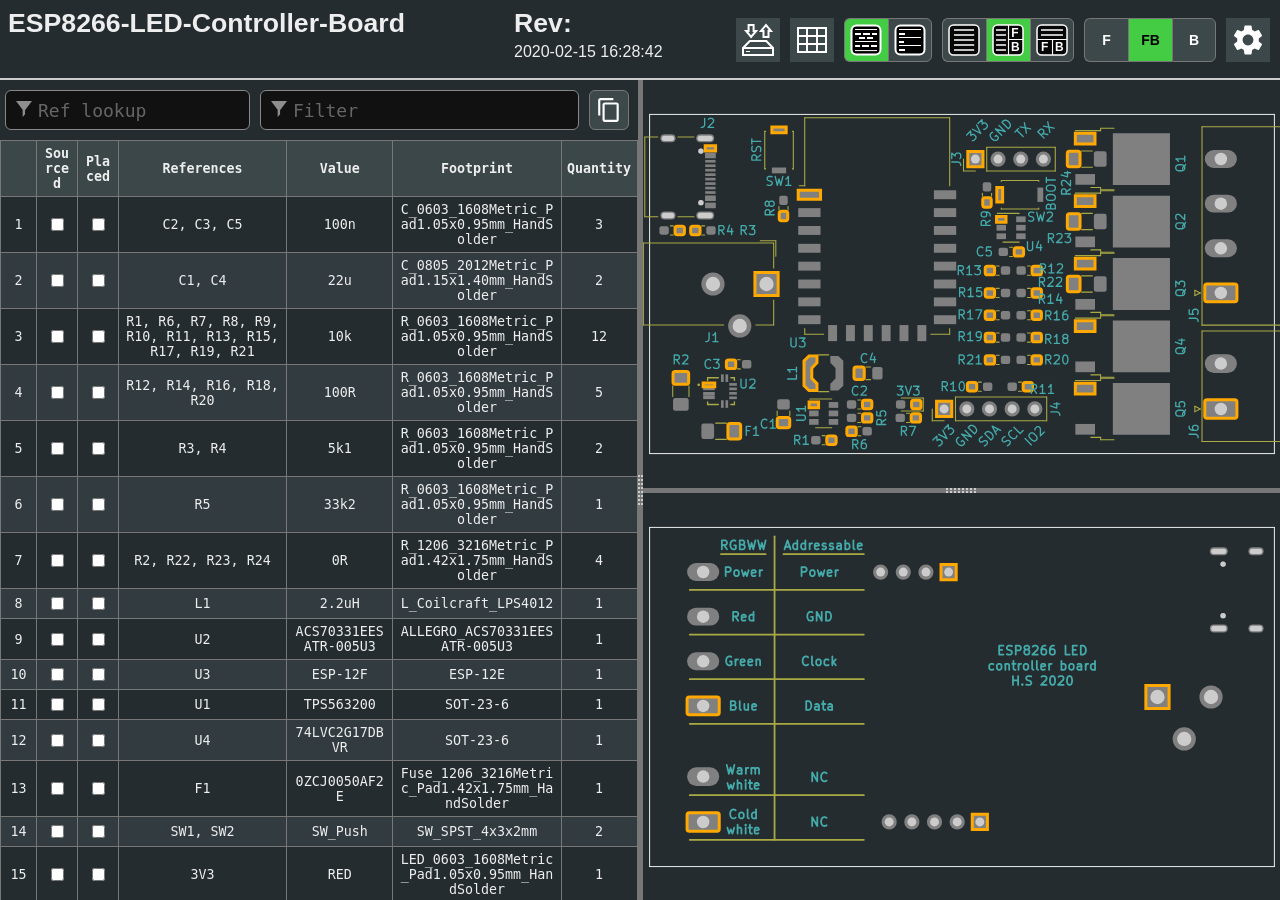
<file: docs/electronics/esp-boards/esp8266-led-controller-board/ibom.html>
<!DOCTYPE html>
<html lang="en">

<head>
  <meta charset="UTF-8">
  <meta name="viewport" content="width=device-width, initial-scale=1.0">
  <title>Interactive BOM for KiCAD</title>
  <style type="text/css">
:root {
  --pcb-edge-color: black;
  --pad-color: #878787;
  --pad-color-highlight: #D04040;
  --pin1-outline-color: #ffb629;
  --pin1-outline-color-highlight: #b4ff03;
  --silkscreen-edge-color: #aa4;
  --silkscreen-polygon-color: #4aa;
  --silkscreen-text-color: #4aa;
  --fabrication-edge-color: #907651;
  --fabrication-polygon-color: #907651;
  --fabrication-text-color: #a27c24;
  --track-color: #def5f1;
  --track-color-highlight: #D04040;
  --zone-color: #def5f1;
  --zone-color-highlight: #d0404080;
}

html, body {
  margin: 0px;
  height: 100%;
  font-family: Verdana, sans-serif;
}

.dark.topmostdiv {
  --pcb-edge-color: #eee;
  --pad-color: #808080;
  --pin1-outline-color: #ffa800;
  --pin1-outline-color-highlight: #ccff00;
  --track-color: #42524f;
  --zone-color: #42524f;
  background-color: #252c30;
  color: #eee;
}

button {
  background-color: #eee;
  border: 1px solid #888;
  color: black;
  height: 44px;
  width: 44px;
  text-align: center;
  text-decoration: none;
  display: inline-block;
  font-size: 14px;
  font-weight: bolder;
}

.dark button {
  /* This will be inverted */
  background-color: #c3b7b5;
}

button.depressed {
  background-color: #0a0;
  color: white;
}

.dark button.depressed {
  /* This will be inverted */
  background-color: #b3b;
}

button:focus {
  outline: 0;
}

button#tb-btn {
  background-image: url("data:image/svg+xml,%3Csvg xmlns='http://www.w3.org/2000/svg' viewBox='0 0 8.47 8.47'%3E%3Crect transform='translate(0 -288.53)' ry='1.17' y='288.8' x='.27' height='7.94' width='7.94' fill='%23f9f9f9'/%3E%3Cg transform='translate(0 -288.53)'%3E%3Crect width='7.94' height='7.94' x='.27' y='288.8' ry='1.17' fill='none' stroke='%23000' stroke-width='.4' stroke-linejoin='round'/%3E%3Cpath d='M1.32 290.12h5.82M1.32 291.45h5.82' fill='none' stroke='%23000' stroke-width='.4'/%3E%3Cpath d='M4.37 292.5v4.23M.26 292.63H8.2' fill='none' stroke='%23000' stroke-width='.3'/%3E%3Ctext font-weight='700' font-size='3.17' font-family='sans-serif'%3E%3Ctspan x='1.35' y='295.73'%3EF%3C/tspan%3E%3Ctspan x='5.03' y='295.68'%3EB%3C/tspan%3E%3C/text%3E%3C/g%3E%3C/svg%3E%0A");
}

button#lr-btn {
  background-image: url("data:image/svg+xml,%3Csvg xmlns='http://www.w3.org/2000/svg' viewBox='0 0 8.47 8.47'%3E%3Crect transform='translate(0 -288.53)' ry='1.17' y='288.8' x='.27' height='7.94' width='7.94' fill='%23f9f9f9'/%3E%3Cg transform='translate(0 -288.53)'%3E%3Crect width='7.94' height='7.94' x='.27' y='288.8' ry='1.17' fill='none' stroke='%23000' stroke-width='.4' stroke-linejoin='round'/%3E%3Cpath d='M1.06 290.12H3.7m-2.64 1.33H3.7m-2.64 1.32H3.7m-2.64 1.3H3.7m-2.64 1.33H3.7' fill='none' stroke='%23000' stroke-width='.4'/%3E%3Cpath d='M4.37 288.8v7.94m0-4.11h3.96' fill='none' stroke='%23000' stroke-width='.3'/%3E%3Ctext font-weight='700' font-size='3.17' font-family='sans-serif'%3E%3Ctspan x='5.11' y='291.96'%3EF%3C/tspan%3E%3Ctspan x='5.03' y='295.68'%3EB%3C/tspan%3E%3C/text%3E%3C/g%3E%3C/svg%3E%0A");
}

button#bom-btn {
  background-image: url("data:image/svg+xml,%3Csvg xmlns='http://www.w3.org/2000/svg' viewBox='0 0 8.47 8.47'%3E%3Crect transform='translate(0 -288.53)' ry='1.17' y='288.8' x='.27' height='7.94' width='7.94' fill='%23f9f9f9'/%3E%3Cg transform='translate(0 -288.53)' fill='none' stroke='%23000' stroke-width='.4'%3E%3Crect width='7.94' height='7.94' x='.27' y='288.8' ry='1.17' stroke-linejoin='round'/%3E%3Cpath d='M1.59 290.12h5.29M1.59 291.45h5.33M1.59 292.75h5.33M1.59 294.09h5.33M1.59 295.41h5.33'/%3E%3C/g%3E%3C/svg%3E");
}

button#bom-grouped-btn {
  background-image: url("data:image/svg+xml,%3Csvg xmlns='http://www.w3.org/2000/svg' width='32' height='32'%3E%3Cg stroke='%23000' stroke-linejoin='round' class='layer'%3E%3Crect width='29' height='29' x='1.5' y='1.5' stroke-width='2' fill='%23fff' rx='5' ry='5'/%3E%3Cpath stroke-linecap='square' stroke-width='2' d='M6 10h4m4 0h5m4 0h3M6.1 22h3m3.9 0h5m4 0h4m-16-8h4m4 0h4'/%3E%3Cpath stroke-linecap='null' d='M5 17.5h22M5 26.6h22M5 5.5h22'/%3E%3C/g%3E%3C/svg%3E");
}

button#bom-ungrouped-btn {
  background-image: url("data:image/svg+xml,%3Csvg xmlns='http://www.w3.org/2000/svg' width='32' height='32'%3E%3Cg stroke='%23000' stroke-linejoin='round' class='layer'%3E%3Crect width='29' height='29' x='1.5' y='1.5' stroke-width='2' fill='%23fff' rx='5' ry='5'/%3E%3Cpath stroke-linecap='square' stroke-width='2' d='M6 10h4m-4 8h3m-3 8h4'/%3E%3Cpath stroke-linecap='null' d='M5 13.5h22m-22 8h22M5 5.5h22'/%3E%3C/g%3E%3C/svg%3E");
}

button#bom-netlist-btn {
  background-image: url("data:image/svg+xml,%3Csvg xmlns='http://www.w3.org/2000/svg' width='32' height='32'%3E%3Cg fill='none' stroke='%23000' class='layer'%3E%3Crect width='29' height='29' x='1.5' y='1.5' stroke-width='2' fill='%23fff' rx='5' ry='5'/%3E%3Cpath stroke-width='2' d='M6 26l6-6v-8m13.8-6.3l-6 6v8'/%3E%3Ccircle cx='11.8' cy='9.5' r='2.8' stroke-width='2'/%3E%3Ccircle cx='19.8' cy='22.8' r='2.8' stroke-width='2'/%3E%3C/g%3E%3C/svg%3E");
}

button#copy {
  background-image: url("data:image/svg+xml,%3Csvg height='48' viewBox='0 0 48 48' width='48' xmlns='http://www.w3.org/2000/svg'%3E%3Cpath d='M0 0h48v48h-48z' fill='none'/%3E%3Cpath d='M32 2h-24c-2.21 0-4 1.79-4 4v28h4v-28h24v-4zm6 8h-22c-2.21 0-4 1.79-4 4v28c0 2.21 1.79 4 4 4h22c2.21 0 4-1.79 4-4v-28c0-2.21-1.79-4-4-4zm0 32h-22v-28h22v28z'/%3E%3C/svg%3E");
  background-position: 6px 6px;
  background-repeat: no-repeat;
  background-size: 26px 26px;
  border-radius: 6px;
  height: 40px;
  width: 40px;
  margin: 10px 5px;
}

button#copy:active {
    box-shadow: inset 0px 0px 5px #6c6c6c;
}

textarea.clipboard-temp {
  position: fixed;
  top: 0;
  left: 0;
  width: 2em;
  height: 2em;
  padding: 0;
  border: None;
  outline: None;
  box-shadow: None;
  background: transparent;
}

.left-most-button {
  border-right: 0;
  border-top-left-radius: 6px;
  border-bottom-left-radius: 6px;
}

.middle-button {
  border-right: 0;
}

.right-most-button {
  border-top-right-radius: 6px;
  border-bottom-right-radius: 6px;
}

.button-container {
  font-size: 0;
  margin: 10px 10px 10px 0px;
}

.dark .button-container {
  filter: invert(1);
}

.button-container button {
  background-size: 32px 32px;
  background-position: 5px 5px;
  background-repeat: no-repeat;
}

@media print {
  .hideonprint {
    display: none;
  }
}

canvas {
  cursor: crosshair;
}

canvas:active {
  cursor: grabbing;
}

.fileinfo {
  width: 100%;
  max-width: 1000px;
  border: none;
  padding: 5px;
}

.fileinfo .title {
  font-size: 20pt;
  font-weight: bold;
}

.fileinfo td {
  overflow: hidden;
  white-space: nowrap;
  max-width: 1px;
  width: 50%;
  text-overflow: ellipsis;
}

.bom {
  border-collapse: collapse;
  font-family: Consolas, "DejaVu Sans Mono", Monaco, monospace;
  font-size: 10pt;
  table-layout: fixed;
  width: 100%;
  margin-top: 1px;
}

.bom th, .bom td {
  border: 1px solid black;
  padding: 5px;
  word-wrap: break-word;
  text-align: center;
  position: relative;
}

.dark .bom th, .dark .bom td {
  border: 1px solid #777;
}

.bom th {
  background-color: #CCCCCC;
  background-clip: padding-box;
}

.dark .bom th {
  background-color: #3b4749;
}

.bom tr.highlighted:nth-child(n) {
  background-color: #cfc;
}

.dark .bom tr.highlighted:nth-child(n) {
  background-color: #226022;
}

.bom tr:nth-child(even) {
  background-color: #f2f2f2;
}

.dark .bom tr:nth-child(even) {
  background-color: #313b40;
}

.bom tr {
  transition: background-color 0.2s;
}

.bom .numCol {
  width: 25px;
}

.bom .Description {
  width: 10%;
}

.bom .Part {
  width: 10%;
}

.bom .Value {
  width: 15%;
}

.bom .Quantity {
  width: 65px;
}

.bom th .sortmark {
  position: absolute;
  right: 1px;
  top: 1px;
  margin-top: -5px;
  border-width: 5px;
  border-style: solid;
  border-color: transparent transparent #221 transparent;
  transform-origin: 50% 85%;
  transition: opacity 0.2s, transform 0.4s;
}

.dark .bom th .sortmark {
  filter: invert(1);
}

.bom th .sortmark.none {
  opacity: 0;
}

.bom th .sortmark.desc {
  transform: rotate(180deg);
}

.bom th:hover .sortmark.none {
  opacity: 0.5;
}

.bom .bom-checkbox {
  width: 30px;
  position: relative;
  user-select: none;
  -moz-user-select: none;
}

.bom .bom-checkbox:before {
  content: "";
  position: absolute;
  border-width: 15px;
  border-style: solid;
  border-color: #51829f transparent transparent transparent;
  visibility: hidden;
  top: -15px;
}

.bom .bom-checkbox:after {
  content: "Double click to set/unset all";
  position: absolute;
  color: white;
  top: -35px;
  left: -26px;
  background: #51829f;
  padding: 5px 15px;
  border-radius: 8px;
  white-space: nowrap;
  visibility: hidden;
}

.bom .bom-checkbox:hover:before, .bom .bom-checkbox:hover:after {
  visibility: visible;
  transition: visibility 0.2s linear 1s;
}

.split {
  -webkit-box-sizing: border-box;
  -moz-box-sizing: border-box;
  box-sizing: border-box;
  overflow-y: auto;
  overflow-x: hidden;
  background-color: inherit;
}

.split.split-horizontal, .gutter.gutter-horizontal {
  height: 100%;
  float: left;
}

.gutter {
  background-color: #ddd;
  background-repeat: no-repeat;
  background-position: 50%;
  transition: background-color 0.3s;
}

.dark .gutter {
  background-color: #777;
}

.gutter.gutter-horizontal {
  background-image: url('[data-uri]');
  cursor: ew-resize;
  width: 5px;
}

.gutter.gutter-vertical {
  background-image: url('[data-uri]');
  cursor: ns-resize;
  height: 5px;
}

.searchbox {
  float: left;
  height: 40px;
  margin: 10px 5px;
  padding: 12px 32px;
  font-family: Consolas, "DejaVu Sans Mono", Monaco, monospace;
  font-size: 18px;
  box-sizing: border-box;
  border: 1px solid #888;
  border-radius: 6px;
  outline: none;
  background-color: #eee;
  transition: background-color 0.2s, border 0.2s;
  background-image: url('[data-uri]');
  background-position: 10px 10px;
  background-repeat: no-repeat;
}

.dark .searchbox {
  background-color: #111;
  color: #eee;
}

.searchbox::placeholder {
  color: #ccc;
}

.dark .searchbox::placeholder {
  color: #666;
}

.filter {
  width: calc(60% - 64px);
}

.reflookup {
  width: calc(40% - 10px);
}

input[type=text]:focus {
  background-color: white;
  border: 1px solid #333;
}

.dark input[type=text]:focus {
  background-color: #333;
  border: 1px solid #ccc;
}

mark.highlight {
  background-color: #5050ff;
  color: #fff;
  padding: 2px;
  border-radius: 6px;
}

.dark mark.highlight {
  background-color: #76a6da;
  color: #111;
}

.menubtn {
  background-color: white;
  border: none;
  background-image: url("data:image/svg+xml,%3Csvg xmlns='http://www.w3.org/2000/svg' width='36' height='36' viewBox='0 0 20 20'%3E%3Cpath fill='none' d='M0 0h20v20H0V0z'/%3E%3Cpath d='M15.95 10.78c.03-.25.05-.51.05-.78s-.02-.53-.06-.78l1.69-1.32c.15-.12.19-.34.1-.51l-1.6-2.77c-.1-.18-.31-.24-.49-.18l-1.99.8c-.42-.32-.86-.58-1.35-.78L12 2.34c-.03-.2-.2-.34-.4-.34H8.4c-.2 0-.36.14-.39.34l-.3 2.12c-.49.2-.94.47-1.35.78l-1.99-.8c-.18-.07-.39 0-.49.18l-1.6 2.77c-.1.18-.06.39.1.51l1.69 1.32c-.04.25-.07.52-.07.78s.02.53.06.78L2.37 12.1c-.15.12-.19.34-.1.51l1.6 2.77c.1.18.31.24.49.18l1.99-.8c.42.32.86.58 1.35.78l.3 2.12c.04.2.2.34.4.34h3.2c.2 0 .37-.14.39-.34l.3-2.12c.49-.2.94-.47 1.35-.78l1.99.8c.18.07.39 0 .49-.18l1.6-2.77c.1-.18.06-.39-.1-.51l-1.67-1.32zM10 13c-1.65 0-3-1.35-3-3s1.35-3 3-3 3 1.35 3 3-1.35 3-3 3z'/%3E%3C/svg%3E%0A");
  background-position: center;
  background-repeat: no-repeat;
}

.statsbtn {
  background-color: white;
  border: none;
  background-image: url("data:image/svg+xml,%3Csvg width='36' height='36' xmlns='http://www.w3.org/2000/svg'%3E%3Cpath d='M4 6h28v24H4V6zm0 8h28v8H4m9-16v24h10V5.8' fill='none' stroke='%23000' stroke-width='2'/%3E%3C/svg%3E");
  background-position: center;
  background-repeat: no-repeat;
}

.iobtn {
  background-color: white;
  border: none;
  background-image: url("data:image/svg+xml,%3Csvg xmlns='http://www.w3.org/2000/svg' width='36' height='36'%3E%3Cpath fill='none' stroke='%23000' stroke-width='2' d='M3 33v-7l6.8-7h16.5l6.7 7v7H3zM3.2 26H33M21 9l5-5.9 5 6h-2.5V15h-5V9H21zm-4.9 0l-5 6-5-6h2.5V3h5v6h2.5z'/%3E%3Cpath fill='none' stroke='%23000' d='M6.1 29.5H10'/%3E%3C/svg%3E");
  background-position: center;
  background-repeat: no-repeat;
}

.dark .statsbtn, .dark .savebtn, .dark .menubtn, .dark .iobtn {
  filter: invert(1);
}

.flexbox {
  display: flex;
  align-items: center;
  justify-content: space-between;
  width: 100%;
}

.savebtn {
  background-color: #d6d6d6;
  width: auto;
  height: 30px;
  flex-grow: 1;
  margin: 5px;
  border-radius: 4px;
}

.savebtn:active {
  background-color: #0a0;
  color: white;
}

.dark .savebtn:active {
  /* This will be inverted */
  background-color: #b3b;
}

.stats {
  border-collapse: collapse;
  font-size: 12pt;
  table-layout: fixed;
  width: 100%;
  min-width: 450px;
}

.dark .stats td {
  border: 1px solid #bbb;
}

.stats td {
  border: 1px solid black;
  padding: 5px;
  word-wrap: break-word;
  text-align: center;
  position: relative;
}

#checkbox-stats div {
  position: absolute;
  left: 0;
  top: 0;
  height: 100%;
  width: 100%;
  display: flex;
  align-items: center;
  justify-content: center;
}

#checkbox-stats .bar {
  background-color: rgba(28, 251, 0, 0.6);
}

.menu {
  position: relative;
  display: inline-block;
  margin: 10px 10px 10px 0px;
}

.menu-content {
  display: none;
  position: absolute;
  background-color: white;
  right: 0;
  min-width: 300px;
  box-shadow: 0px 8px 16px 0px rgba(0, 0, 0, 0.2);
  z-index: 100;
  padding: 8px;
}

.dark .menu-content {
  background-color: #111;
}

.menu:hover .menu-content {
  display: block;
}

.menu:hover .menubtn, .menu:hover .iobtn, .menu:hover .statsbtn {
  background-color: #eee;
}

.menu-label {
  display: inline-block;
  padding: 8px;
  border: 1px solid #ccc;
  border-top: 0;
  width: calc(100% - 18px);
}

.menu-label-top {
  border-top: 1px solid #ccc;
}

.menu-textbox {
  float: left;
  height: 24px;
  margin: 10px 5px;
  padding: 5px 5px;
  font-family: Consolas, "DejaVu Sans Mono", Monaco, monospace;
  font-size: 14px;
  box-sizing: border-box;
  border: 1px solid #888;
  border-radius: 4px;
  outline: none;
  background-color: #eee;
  transition: background-color 0.2s, border 0.2s;
  width: calc(100% - 10px);
}

.menu-textbox.invalid, .dark .menu-textbox.invalid {
  color: red;
}

.dark .menu-textbox {
  background-color: #222;
  color: #eee;
}

.topmostdiv {
  width: 100%;
  height: 100%;
  background-color: white;
  transition: background-color 0.3s;
}

#top {
  height: 78px;
  border-bottom: 2px solid black;
}

.dark #top {
  border-bottom: 2px solid #ccc;
}

#dbg {
  display: block;
}

::-webkit-scrollbar {
  width: 8px;
}

::-webkit-scrollbar-track {
  background: #aaa;
}

::-webkit-scrollbar-thumb {
  background: #666;
  border-radius: 3px;
}

::-webkit-scrollbar-thumb:hover {
  background: #555;
}

.slider {
  -webkit-appearance: none;
  width: 100%;
  margin: 3px 0;
  padding: 0;
  outline: none;
  opacity: 0.7;
  -webkit-transition: .2s;
  transition: opacity .2s;
  border-radius: 3px;
}

.slider:hover {
  opacity: 1;
}

.slider:focus {
  outline: none;
}

.slider::-webkit-slider-runnable-track {
  -webkit-appearance: none;
  width: 100%;
  height: 8px;
  background: #d3d3d3;
  border-radius: 3px;
  border: none;
}

.slider::-webkit-slider-thumb {
  -webkit-appearance: none;
  width: 15px;
  height: 15px;
  border-radius: 50%;
  background: #0a0;
  cursor: pointer;
  margin-top: -4px;
}

.dark .slider::-webkit-slider-thumb {
  background: #3d3;
}

.slider::-moz-range-thumb {
  width: 15px;
  height: 15px;
  border-radius: 50%;
  background: #0a0;
  cursor: pointer;
}

.slider::-moz-range-track {
  height: 8px;
  background: #d3d3d3;
  border-radius: 3px;
}

.dark .slider::-moz-range-thumb {
  background: #3d3;
}

.slider::-ms-track {
  width: 100%;
  height: 8px;
  border-width: 3px 0;
  background: transparent;
  border-color: transparent;
  color: transparent;
  transition: opacity .2s;
}

.slider::-ms-fill-lower {
  background: #d3d3d3;
  border: none;
  border-radius: 3px;
}

.slider::-ms-fill-upper {
  background: #d3d3d3;
  border: none;
  border-radius: 3px;
}

.slider::-ms-thumb {
  width: 15px;
  height: 15px;
  border-radius: 50%;
  background: #0a0;
  cursor: pointer;
  margin: 0;
}

.shameless-plug {
  font-size: 0.8em;
  text-align: center;
  display: block;
}

a {
  color: #0278a4;
}

.dark a {
  color: #00b9fd;
}

#frontcanvas, #backcanvas {
    touch-action: none;
}

  </style>
  <script type="text/javascript" >
///////////////////////////////////////////////
/*
  Split.js - v1.3.5
  MIT License
  https://github.com/nathancahill/Split.js
*/
!function(e,t){"object"==typeof exports&&"undefined"!=typeof module?module.exports=t():"function"==typeof define&&define.amd?define(t):e.Split=t()}(this,function(){"use strict";var e=window,t=e.document,n="addEventListener",i="removeEventListener",r="getBoundingClientRect",s=function(){return!1},o=e.attachEvent&&!e[n],a=["","-webkit-","-moz-","-o-"].filter(function(e){var n=t.createElement("div");return n.style.cssText="width:"+e+"calc(9px)",!!n.style.length}).shift()+"calc",l=function(e){return"string"==typeof e||e instanceof String?t.querySelector(e):e};return function(u,c){function z(e,t,n){var i=A(y,t,n);Object.keys(i).forEach(function(t){return e.style[t]=i[t]})}function h(e,t){var n=B(y,t);Object.keys(n).forEach(function(t){return e.style[t]=n[t]})}function f(e){var t=E[this.a],n=E[this.b],i=t.size+n.size;t.size=e/this.size*i,n.size=i-e/this.size*i,z(t.element,t.size,this.aGutterSize),z(n.element,n.size,this.bGutterSize)}function m(e){var t;this.dragging&&((t="touches"in e?e.touches[0][b]-this.start:e[b]-this.start)<=E[this.a].minSize+M+this.aGutterSize?t=E[this.a].minSize+this.aGutterSize:t>=this.size-(E[this.b].minSize+M+this.bGutterSize)&&(t=this.size-(E[this.b].minSize+this.bGutterSize)),f.call(this,t),c.onDrag&&c.onDrag())}function g(){var e=E[this.a].element,t=E[this.b].element;this.size=e[r]()[y]+t[r]()[y]+this.aGutterSize+this.bGutterSize,this.start=e[r]()[G]}function d(){var t=this,n=E[t.a].element,r=E[t.b].element;t.dragging&&c.onDragEnd&&c.onDragEnd(),t.dragging=!1,e[i]("mouseup",t.stop),e[i]("touchend",t.stop),e[i]("touchcancel",t.stop),t.parent[i]("mousemove",t.move),t.parent[i]("touchmove",t.move),delete t.stop,delete t.move,n[i]("selectstart",s),n[i]("dragstart",s),r[i]("selectstart",s),r[i]("dragstart",s),n.style.userSelect="",n.style.webkitUserSelect="",n.style.MozUserSelect="",n.style.pointerEvents="",r.style.userSelect="",r.style.webkitUserSelect="",r.style.MozUserSelect="",r.style.pointerEvents="",t.gutter.style.cursor="",t.parent.style.cursor=""}function S(t){var i=this,r=E[i.a].element,o=E[i.b].element;!i.dragging&&c.onDragStart&&c.onDragStart(),t.preventDefault(),i.dragging=!0,i.move=m.bind(i),i.stop=d.bind(i),e[n]("mouseup",i.stop),e[n]("touchend",i.stop),e[n]("touchcancel",i.stop),i.parent[n]("mousemove",i.move),i.parent[n]("touchmove",i.move),r[n]("selectstart",s),r[n]("dragstart",s),o[n]("selectstart",s),o[n]("dragstart",s),r.style.userSelect="none",r.style.webkitUserSelect="none",r.style.MozUserSelect="none",r.style.pointerEvents="none",o.style.userSelect="none",o.style.webkitUserSelect="none",o.style.MozUserSelect="none",o.style.pointerEvents="none",i.gutter.style.cursor=j,i.parent.style.cursor=j,g.call(i)}function v(e){e.forEach(function(t,n){if(n>0){var i=F[n-1],r=E[i.a],s=E[i.b];r.size=e[n-1],s.size=t,z(r.element,r.size,i.aGutterSize),z(s.element,s.size,i.bGutterSize)}})}function p(){F.forEach(function(e){e.parent.removeChild(e.gutter),E[e.a].element.style[y]="",E[e.b].element.style[y]=""})}void 0===c&&(c={});var y,b,G,E,w=l(u[0]).parentNode,D=e.getComputedStyle(w).flexDirection,U=c.sizes||u.map(function(){return 100/u.length}),k=void 0!==c.minSize?c.minSize:100,x=Array.isArray(k)?k:u.map(function(){return k}),L=void 0!==c.gutterSize?c.gutterSize:10,M=void 0!==c.snapOffset?c.snapOffset:30,O=c.direction||"horizontal",j=c.cursor||("horizontal"===O?"ew-resize":"ns-resize"),C=c.gutter||function(e,n){var i=t.createElement("div");return i.className="gutter gutter-"+n,i},A=c.elementStyle||function(e,t,n){var i={};return"string"==typeof t||t instanceof String?i[e]=t:i[e]=o?t+"%":a+"("+t+"% - "+n+"px)",i},B=c.gutterStyle||function(e,t){return n={},n[e]=t+"px",n;var n};"horizontal"===O?(y="width","clientWidth",b="clientX",G="left","paddingLeft"):"vertical"===O&&(y="height","clientHeight",b="clientY",G="top","paddingTop");var F=[];return E=u.map(function(e,t){var i,s={element:l(e),size:U[t],minSize:x[t]};if(t>0&&(i={a:t-1,b:t,dragging:!1,isFirst:1===t,isLast:t===u.length-1,direction:O,parent:w},i.aGutterSize=L,i.bGutterSize=L,i.isFirst&&(i.aGutterSize=L/2),i.isLast&&(i.bGutterSize=L/2),"row-reverse"===D||"column-reverse"===D)){var a=i.a;i.a=i.b,i.b=a}if(!o&&t>0){var c=C(t,O);h(c,L),c[n]("mousedown",S.bind(i)),c[n]("touchstart",S.bind(i)),w.insertBefore(c,s.element),i.gutter=c}0===t||t===u.length-1?z(s.element,s.size,L/2):z(s.element,s.size,L);var f=s.element[r]()[y];return f<s.minSize&&(s.minSize=f),t>0&&F.push(i),s}),o?{setSizes:v,destroy:p}:{setSizes:v,getSizes:function(){return E.map(function(e){return e.size})},collapse:function(e){if(e===F.length){var t=F[e-1];g.call(t),o||f.call(t,t.size-t.bGutterSize)}else{var n=F[e];g.call(n),o||f.call(n,n.aGutterSize)}},destroy:p}}});

///////////////////////////////////////////////

///////////////////////////////////////////////
// Copyright (c) 2013 Pieroxy <pieroxy@pieroxy.net>
// This work is free. You can redistribute it and/or modify it
// under the terms of the WTFPL, Version 2
// For more information see LICENSE.txt or http://www.wtfpl.net/
//
// For more information, the home page:
// http://pieroxy.net/blog/pages/lz-string/testing.html
//
// LZ-based compression algorithm, version 1.4.4
var LZString=function(){var o=String.fromCharCode,i={};var n={decompressFromBase64:function(o){return null==o?"":""==o?null:n._decompress(o.length,32,function(n){return function(o,n){if(!i[o]){i[o]={};for(var t=0;t<o.length;t++)i[o][o.charAt(t)]=t}return i[o][n]}("ABCDEFGHIJKLMNOPQRSTUVWXYZabcdefghijklmnopqrstuvwxyz0123456789+/=",o.charAt(n))})},_decompress:function(i,n,t){var r,e,a,s,p,u,l,f=[],c=4,d=4,h=3,v="",g=[],m={val:t(0),position:n,index:1};for(r=0;r<3;r+=1)f[r]=r;for(a=0,p=Math.pow(2,2),u=1;u!=p;)s=m.val&m.position,m.position>>=1,0==m.position&&(m.position=n,m.val=t(m.index++)),a|=(s>0?1:0)*u,u<<=1;switch(a){case 0:for(a=0,p=Math.pow(2,8),u=1;u!=p;)s=m.val&m.position,m.position>>=1,0==m.position&&(m.position=n,m.val=t(m.index++)),a|=(s>0?1:0)*u,u<<=1;l=o(a);break;case 1:for(a=0,p=Math.pow(2,16),u=1;u!=p;)s=m.val&m.position,m.position>>=1,0==m.position&&(m.position=n,m.val=t(m.index++)),a|=(s>0?1:0)*u,u<<=1;l=o(a);break;case 2:return""}for(f[3]=l,e=l,g.push(l);;){if(m.index>i)return"";for(a=0,p=Math.pow(2,h),u=1;u!=p;)s=m.val&m.position,m.position>>=1,0==m.position&&(m.position=n,m.val=t(m.index++)),a|=(s>0?1:0)*u,u<<=1;switch(l=a){case 0:for(a=0,p=Math.pow(2,8),u=1;u!=p;)s=m.val&m.position,m.position>>=1,0==m.position&&(m.position=n,m.val=t(m.index++)),a|=(s>0?1:0)*u,u<<=1;f[d++]=o(a),l=d-1,c--;break;case 1:for(a=0,p=Math.pow(2,16),u=1;u!=p;)s=m.val&m.position,m.position>>=1,0==m.position&&(m.position=n,m.val=t(m.index++)),a|=(s>0?1:0)*u,u<<=1;f[d++]=o(a),l=d-1,c--;break;case 2:return g.join("")}if(0==c&&(c=Math.pow(2,h),h++),f[l])v=f[l];else{if(l!==d)return null;v=e+e.charAt(0)}g.push(v),f[d++]=e+v.charAt(0),e=v,0==--c&&(c=Math.pow(2,h),h++)}}};return n}();"function"==typeof define&&define.amd?define(function(){return LZString}):"undefined"!=typeof module&&null!=module?module.exports=LZString:"undefined"!=typeof angular&&null!=angular&&angular.module("LZString",[]).factory("LZString",function(){return LZString});
///////////////////////////////////////////////

///////////////////////////////////////////////
/*!
 * PEP v0.4.3 | https://github.com/jquery/PEP
 * Copyright jQuery Foundation and other contributors | http://jquery.org/license
 */
!function(a,b){"object"==typeof exports&&"undefined"!=typeof module?module.exports=b():"function"==typeof define&&define.amd?define(b):a.PointerEventsPolyfill=b()}(this,function(){"use strict";function a(a,b){b=b||Object.create(null);var c=document.createEvent("Event");c.initEvent(a,b.bubbles||!1,b.cancelable||!1);
for(var d,e=2;e<m.length;e++)d=m[e],c[d]=b[d]||n[e];c.buttons=b.buttons||0;
var f=0;return f=b.pressure&&c.buttons?b.pressure:c.buttons?.5:0,c.x=c.clientX,c.y=c.clientY,c.pointerId=b.pointerId||0,c.width=b.width||0,c.height=b.height||0,c.pressure=f,c.tiltX=b.tiltX||0,c.tiltY=b.tiltY||0,c.twist=b.twist||0,c.tangentialPressure=b.tangentialPressure||0,c.pointerType=b.pointerType||"",c.hwTimestamp=b.hwTimestamp||0,c.isPrimary=b.isPrimary||!1,c}function b(){this.array=[],this.size=0}function c(a,b,c,d){this.addCallback=a.bind(d),this.removeCallback=b.bind(d),this.changedCallback=c.bind(d),A&&(this.observer=new A(this.mutationWatcher.bind(this)))}function d(a){return"body /shadow-deep/ "+e(a)}function e(a){return'[touch-action="'+a+'"]'}function f(a){return"{ -ms-touch-action: "+a+"; touch-action: "+a+"; }"}function g(){if(F){D.forEach(function(a){String(a)===a?(E+=e(a)+f(a)+"\n",G&&(E+=d(a)+f(a)+"\n")):(E+=a.selectors.map(e)+f(a.rule)+"\n",G&&(E+=a.selectors.map(d)+f(a.rule)+"\n"))});var a=document.createElement("style");a.textContent=E,document.head.appendChild(a)}}function h(){if(!window.PointerEvent){if(window.PointerEvent=a,window.navigator.msPointerEnabled){var b=window.navigator.msMaxTouchPoints;Object.defineProperty(window.navigator,"maxTouchPoints",{value:b,enumerable:!0}),u.registerSource("ms",_)}else Object.defineProperty(window.navigator,"maxTouchPoints",{value:0,enumerable:!0}),u.registerSource("mouse",N),void 0!==window.ontouchstart&&u.registerSource("touch",V);u.register(document)}}function i(a){if(!u.pointermap.has(a)){var b=new Error("InvalidPointerId");throw b.name="InvalidPointerId",b}}function j(a){for(var b=a.parentNode;b&&b!==a.ownerDocument;)b=b.parentNode;if(!b){var c=new Error("InvalidStateError");throw c.name="InvalidStateError",c}}function k(a){var b=u.pointermap.get(a);return 0!==b.buttons}function l(){window.Element&&!Element.prototype.setPointerCapture&&Object.defineProperties(Element.prototype,{setPointerCapture:{value:W},releasePointerCapture:{value:X},hasPointerCapture:{value:Y}})}
var m=["bubbles","cancelable","view","detail","screenX","screenY","clientX","clientY","ctrlKey","altKey","shiftKey","metaKey","button","relatedTarget","pageX","pageY"],n=[!1,!1,null,null,0,0,0,0,!1,!1,!1,!1,0,null,0,0],o=window.Map&&window.Map.prototype.forEach,p=o?Map:b;b.prototype={set:function(a,b){return void 0===b?this["delete"](a):(this.has(a)||this.size++,void(this.array[a]=b))},has:function(a){return void 0!==this.array[a]},"delete":function(a){this.has(a)&&(delete this.array[a],this.size--)},get:function(a){return this.array[a]},clear:function(){this.array.length=0,this.size=0},forEach:function(a,b){return this.array.forEach(function(c,d){a.call(b,c,d,this)},this)}};var q=["bubbles","cancelable","view","detail","screenX","screenY","clientX","clientY","ctrlKey","altKey","shiftKey","metaKey","button","relatedTarget","buttons","pointerId","width","height","pressure","tiltX","tiltY","pointerType","hwTimestamp","isPrimary","type","target","currentTarget","which","pageX","pageY","timeStamp"],r=[!1,!1,null,null,0,0,0,0,!1,!1,!1,!1,0,null,0,0,0,0,0,0,0,"",0,!1,"",null,null,0,0,0,0],s={pointerover:1,pointerout:1,pointerenter:1,pointerleave:1},t="undefined"!=typeof SVGElementInstance,u={pointermap:new p,eventMap:Object.create(null),captureInfo:Object.create(null),eventSources:Object.create(null),eventSourceList:[],registerSource:function(a,b){var c=b,d=c.events;d&&(d.forEach(function(a){c[a]&&(this.eventMap[a]=c[a].bind(c))},this),this.eventSources[a]=c,this.eventSourceList.push(c))},register:function(a){for(var b,c=this.eventSourceList.length,d=0;d<c&&(b=this.eventSourceList[d]);d++)
b.register.call(b,a)},unregister:function(a){for(var b,c=this.eventSourceList.length,d=0;d<c&&(b=this.eventSourceList[d]);d++)
b.unregister.call(b,a)},contains:function(a,b){try{return a.contains(b)}catch(c){return!1}},down:function(a){a.bubbles=!0,this.fireEvent("pointerdown",a)},move:function(a){a.bubbles=!0,this.fireEvent("pointermove",a)},up:function(a){a.bubbles=!0,this.fireEvent("pointerup",a)},enter:function(a){a.bubbles=!1,this.fireEvent("pointerenter",a)},leave:function(a){a.bubbles=!1,this.fireEvent("pointerleave",a)},over:function(a){a.bubbles=!0,this.fireEvent("pointerover",a)},out:function(a){a.bubbles=!0,this.fireEvent("pointerout",a)},cancel:function(a){a.bubbles=!0,this.fireEvent("pointercancel",a)},leaveOut:function(a){this.out(a),this.propagate(a,this.leave,!1)},enterOver:function(a){this.over(a),this.propagate(a,this.enter,!0)},eventHandler:function(a){if(!a._handledByPE){var b=a.type,c=this.eventMap&&this.eventMap[b];c&&c(a),a._handledByPE=!0}},listen:function(a,b){b.forEach(function(b){this.addEvent(a,b)},this)},unlisten:function(a,b){b.forEach(function(b){this.removeEvent(a,b)},this)},addEvent:function(a,b){a.addEventListener(b,this.boundHandler)},removeEvent:function(a,b){a.removeEventListener(b,this.boundHandler)},makeEvent:function(b,c){this.captureInfo[c.pointerId]&&(c.relatedTarget=null);var d=new a(b,c);return c.preventDefault&&(d.preventDefault=c.preventDefault),d._target=d._target||c.target,d},fireEvent:function(a,b){var c=this.makeEvent(a,b);return this.dispatchEvent(c)},cloneEvent:function(a){for(var b,c=Object.create(null),d=0;d<q.length;d++)b=q[d],c[b]=a[b]||r[d],!t||"target"!==b&&"relatedTarget"!==b||c[b]instanceof SVGElementInstance&&(c[b]=c[b].correspondingUseElement);return a.preventDefault&&(c.preventDefault=function(){a.preventDefault()}),c},getTarget:function(a){var b=this.captureInfo[a.pointerId];return b?a._target!==b&&a.type in s?void 0:b:a._target},propagate:function(a,b,c){for(var d=a.target,e=[];d!==document&&!d.contains(a.relatedTarget);) if(e.push(d),d=d.parentNode,!d)return;c&&e.reverse(),e.forEach(function(c){a.target=c,b.call(this,a)},this)},setCapture:function(b,c,d){this.captureInfo[b]&&this.releaseCapture(b,d),this.captureInfo[b]=c,this.implicitRelease=this.releaseCapture.bind(this,b,d),document.addEventListener("pointerup",this.implicitRelease),document.addEventListener("pointercancel",this.implicitRelease);var e=new a("gotpointercapture");e.pointerId=b,e._target=c,d||this.asyncDispatchEvent(e)},releaseCapture:function(b,c){var d=this.captureInfo[b];if(d){this.captureInfo[b]=void 0,document.removeEventListener("pointerup",this.implicitRelease),document.removeEventListener("pointercancel",this.implicitRelease);var e=new a("lostpointercapture");e.pointerId=b,e._target=d,c||this.asyncDispatchEvent(e)}},dispatchEvent:/*scope.external.dispatchEvent || */function(a){var b=this.getTarget(a);if(b)return b.dispatchEvent(a)},asyncDispatchEvent:function(a){requestAnimationFrame(this.dispatchEvent.bind(this,a))}};u.boundHandler=u.eventHandler.bind(u);var v={shadow:function(a){if(a)return a.shadowRoot||a.webkitShadowRoot},canTarget:function(a){return a&&Boolean(a.elementFromPoint)},targetingShadow:function(a){var b=this.shadow(a);if(this.canTarget(b))return b},olderShadow:function(a){var b=a.olderShadowRoot;if(!b){var c=a.querySelector("shadow");c&&(b=c.olderShadowRoot)}return b},allShadows:function(a){for(var b=[],c=this.shadow(a);c;)b.push(c),c=this.olderShadow(c);return b},searchRoot:function(a,b,c){if(a){var d,e,f=a.elementFromPoint(b,c);for(e=this.targetingShadow(f);e;){if(d=e.elementFromPoint(b,c)){var g=this.targetingShadow(d);return this.searchRoot(g,b,c)||d} e=this.olderShadow(e)} return f}},owner:function(a){
for(var b=a;b.parentNode;)b=b.parentNode;
return b.nodeType!==Node.DOCUMENT_NODE&&b.nodeType!==Node.DOCUMENT_FRAGMENT_NODE&&(b=document),b},findTarget:function(a){var b=a.clientX,c=a.clientY,d=this.owner(a.target);
return d.elementFromPoint(b,c)||(d=document),this.searchRoot(d,b,c)}},w=Array.prototype.forEach.call.bind(Array.prototype.forEach),x=Array.prototype.map.call.bind(Array.prototype.map),y=Array.prototype.slice.call.bind(Array.prototype.slice),z=Array.prototype.filter.call.bind(Array.prototype.filter),A=window.MutationObserver||window.WebKitMutationObserver,B="[touch-action]",C={subtree:!0,childList:!0,attributes:!0,attributeOldValue:!0,attributeFilter:["touch-action"]};c.prototype={watchSubtree:function(a){
//
this.observer&&v.canTarget(a)&&this.observer.observe(a,C)},enableOnSubtree:function(a){this.watchSubtree(a),a===document&&"complete"!==document.readyState?this.installOnLoad():this.installNewSubtree(a)},installNewSubtree:function(a){w(this.findElements(a),this.addElement,this)},findElements:function(a){return a.querySelectorAll?a.querySelectorAll(B):[]},removeElement:function(a){this.removeCallback(a)},addElement:function(a){this.addCallback(a)},elementChanged:function(a,b){this.changedCallback(a,b)},concatLists:function(a,b){return a.concat(y(b))},
installOnLoad:function(){document.addEventListener("readystatechange",function(){"complete"===document.readyState&&this.installNewSubtree(document)}.bind(this))},isElement:function(a){return a.nodeType===Node.ELEMENT_NODE},flattenMutationTree:function(a){
var b=x(a,this.findElements,this);
return b.push(z(a,this.isElement)),b.reduce(this.concatLists,[])},mutationWatcher:function(a){a.forEach(this.mutationHandler,this)},mutationHandler:function(a){if("childList"===a.type){var b=this.flattenMutationTree(a.addedNodes);b.forEach(this.addElement,this);var c=this.flattenMutationTree(a.removedNodes);c.forEach(this.removeElement,this)}else"attributes"===a.type&&this.elementChanged(a.target,a.oldValue)}};var D=["none","auto","pan-x","pan-y",{rule:"pan-x pan-y",selectors:["pan-x pan-y","pan-y pan-x"]}],E="",F=window.PointerEvent||window.MSPointerEvent,G=!window.ShadowDOMPolyfill&&document.head.createShadowRoot,H=u.pointermap,I=25,J=[1,4,2,8,16],K=!1;try{K=1===new MouseEvent("test",{buttons:1}).buttons}catch(L){}
var M,N={POINTER_ID:1,POINTER_TYPE:"mouse",events:["mousedown","mousemove","mouseup","mouseover","mouseout"],register:function(a){u.listen(a,this.events)},unregister:function(a){u.unlisten(a,this.events)},lastTouches:[],
isEventSimulatedFromTouch:function(a){for(var b,c=this.lastTouches,d=a.clientX,e=a.clientY,f=0,g=c.length;f<g&&(b=c[f]);f++){
var h=Math.abs(d-b.x),i=Math.abs(e-b.y);if(h<=I&&i<=I)return!0}},prepareEvent:function(a){var b=u.cloneEvent(a),c=b.preventDefault;return b.preventDefault=function(){a.preventDefault(),c()},b.pointerId=this.POINTER_ID,b.isPrimary=!0,b.pointerType=this.POINTER_TYPE,b},prepareButtonsForMove:function(a,b){var c=H.get(this.POINTER_ID);
0!==b.which&&c?a.buttons=c.buttons:a.buttons=0,b.buttons=a.buttons},mousedown:function(a){if(!this.isEventSimulatedFromTouch(a)){var b=H.get(this.POINTER_ID),c=this.prepareEvent(a);K||(c.buttons=J[c.button],b&&(c.buttons|=b.buttons),a.buttons=c.buttons),H.set(this.POINTER_ID,a),b&&0!==b.buttons?u.move(c):u.down(c)}},mousemove:function(a){if(!this.isEventSimulatedFromTouch(a)){var b=this.prepareEvent(a);K||this.prepareButtonsForMove(b,a),b.button=-1,H.set(this.POINTER_ID,a),u.move(b)}},mouseup:function(a){if(!this.isEventSimulatedFromTouch(a)){var b=H.get(this.POINTER_ID),c=this.prepareEvent(a);if(!K){var d=J[c.button];
c.buttons=b?b.buttons&~d:0,a.buttons=c.buttons}H.set(this.POINTER_ID,a),
c.buttons&=~J[c.button],0===c.buttons?u.up(c):u.move(c)}},mouseover:function(a){if(!this.isEventSimulatedFromTouch(a)){var b=this.prepareEvent(a);K||this.prepareButtonsForMove(b,a),b.button=-1,H.set(this.POINTER_ID,a),u.enterOver(b)}},mouseout:function(a){if(!this.isEventSimulatedFromTouch(a)){var b=this.prepareEvent(a);K||this.prepareButtonsForMove(b,a),b.button=-1,u.leaveOut(b)}},cancel:function(a){var b=this.prepareEvent(a);u.cancel(b),this.deactivateMouse()},deactivateMouse:function(){H["delete"](this.POINTER_ID)}},O=u.captureInfo,P=v.findTarget.bind(v),Q=v.allShadows.bind(v),R=u.pointermap,S=2500,T=200,U="touch-action",V={events:["touchstart","touchmove","touchend","touchcancel"],register:function(a){M.enableOnSubtree(a)},unregister:function(){},elementAdded:function(a){var b=a.getAttribute(U),c=this.touchActionToScrollType(b);c&&(a._scrollType=c,u.listen(a,this.events),
Q(a).forEach(function(a){a._scrollType=c,u.listen(a,this.events)},this))},elementRemoved:function(a){a._scrollType=void 0,u.unlisten(a,this.events),
Q(a).forEach(function(a){a._scrollType=void 0,u.unlisten(a,this.events)},this)},elementChanged:function(a,b){var c=a.getAttribute(U),d=this.touchActionToScrollType(c),e=this.touchActionToScrollType(b);
d&&e?(a._scrollType=d,Q(a).forEach(function(a){a._scrollType=d},this)):e?this.elementRemoved(a):d&&this.elementAdded(a)},scrollTypes:{EMITTER:"none",XSCROLLER:"pan-x",YSCROLLER:"pan-y",SCROLLER:/^(?:pan-x pan-y)|(?:pan-y pan-x)|auto$/},touchActionToScrollType:function(a){var b=a,c=this.scrollTypes;return"none"===b?"none":b===c.XSCROLLER?"X":b===c.YSCROLLER?"Y":c.SCROLLER.exec(b)?"XY":void 0},POINTER_TYPE:"touch",firstTouch:null,isPrimaryTouch:function(a){return this.firstTouch===a.identifier},setPrimaryTouch:function(a){
(0===R.size||1===R.size&&R.has(1))&&(this.firstTouch=a.identifier,this.firstXY={X:a.clientX,Y:a.clientY},this.scrolling=!1,this.cancelResetClickCount())},removePrimaryPointer:function(a){a.isPrimary&&(this.firstTouch=null,this.firstXY=null,this.resetClickCount())},clickCount:0,resetId:null,resetClickCount:function(){var a=function(){this.clickCount=0,this.resetId=null}.bind(this);this.resetId=setTimeout(a,T)},cancelResetClickCount:function(){this.resetId&&clearTimeout(this.resetId)},typeToButtons:function(a){var b=0;return"touchstart"!==a&&"touchmove"!==a||(b=1),b},touchToPointer:function(a){var b=this.currentTouchEvent,c=u.cloneEvent(a),d=c.pointerId=a.identifier+2;c.target=O[d]||P(c),c.bubbles=!0,c.cancelable=!0,c.detail=this.clickCount,c.button=0,c.buttons=this.typeToButtons(b.type),c.width=2*(a.radiusX||a.webkitRadiusX||0),c.height=2*(a.radiusY||a.webkitRadiusY||0),c.pressure=a.force||a.webkitForce||.5,c.isPrimary=this.isPrimaryTouch(a),c.pointerType=this.POINTER_TYPE,
c.altKey=b.altKey,c.ctrlKey=b.ctrlKey,c.metaKey=b.metaKey,c.shiftKey=b.shiftKey;
var e=this;return c.preventDefault=function(){e.scrolling=!1,e.firstXY=null,b.preventDefault()},c},processTouches:function(a,b){var c=a.changedTouches;this.currentTouchEvent=a;for(var d,e=0;e<c.length;e++)d=c[e],b.call(this,this.touchToPointer(d))},
shouldScroll:function(a){if(this.firstXY){var b,c=a.currentTarget._scrollType;if("none"===c)
b=!1;else if("XY"===c)
b=!0;else{var d=a.changedTouches[0],e=c,f="Y"===c?"X":"Y",g=Math.abs(d["client"+e]-this.firstXY[e]),h=Math.abs(d["client"+f]-this.firstXY[f]);
b=g>=h}return this.firstXY=null,b}},findTouch:function(a,b){for(var c,d=0,e=a.length;d<e&&(c=a[d]);d++)if(c.identifier===b)return!0},
vacuumTouches:function(a){var b=a.touches;
if(R.size>=b.length){var c=[];R.forEach(function(a,d){
if(1!==d&&!this.findTouch(b,d-2)){var e=a.out;c.push(e)}},this),c.forEach(this.cancelOut,this)}},touchstart:function(a){this.vacuumTouches(a),this.setPrimaryTouch(a.changedTouches[0]),this.dedupSynthMouse(a),this.scrolling||(this.clickCount++,this.processTouches(a,this.overDown))},overDown:function(a){R.set(a.pointerId,{target:a.target,out:a,outTarget:a.target}),u.enterOver(a),u.down(a)},touchmove:function(a){this.scrolling||(this.shouldScroll(a)?(this.scrolling=!0,this.touchcancel(a)):(a.preventDefault(),this.processTouches(a,this.moveOverOut)))},moveOverOut:function(a){var b=a,c=R.get(b.pointerId);
if(c){var d=c.out,e=c.outTarget;u.move(b),d&&e!==b.target&&(d.relatedTarget=b.target,b.relatedTarget=e,
d.target=e,b.target?(u.leaveOut(d),u.enterOver(b)):(
b.target=e,b.relatedTarget=null,this.cancelOut(b))),c.out=b,c.outTarget=b.target}},touchend:function(a){this.dedupSynthMouse(a),this.processTouches(a,this.upOut)},upOut:function(a){this.scrolling||(u.up(a),u.leaveOut(a)),this.cleanUpPointer(a)},touchcancel:function(a){this.processTouches(a,this.cancelOut)},cancelOut:function(a){u.cancel(a),u.leaveOut(a),this.cleanUpPointer(a)},cleanUpPointer:function(a){R["delete"](a.pointerId),this.removePrimaryPointer(a)},
dedupSynthMouse:function(a){var b=N.lastTouches,c=a.changedTouches[0];
if(this.isPrimaryTouch(c)){
var d={x:c.clientX,y:c.clientY};b.push(d);var e=function(a,b){var c=a.indexOf(b);c>-1&&a.splice(c,1)}.bind(null,b,d);setTimeout(e,S)}}};M=new c(V.elementAdded,V.elementRemoved,V.elementChanged,V);var W,X,Y,Z=u.pointermap,$=window.MSPointerEvent&&"number"==typeof window.MSPointerEvent.MSPOINTER_TYPE_MOUSE,_={events:["MSPointerDown","MSPointerMove","MSPointerUp","MSPointerOut","MSPointerOver","MSPointerCancel","MSGotPointerCapture","MSLostPointerCapture"],register:function(a){u.listen(a,this.events)},unregister:function(a){u.unlisten(a,this.events)},POINTER_TYPES:["","unavailable","touch","pen","mouse"],prepareEvent:function(a){var b=a;return $&&(b=u.cloneEvent(a),b.pointerType=this.POINTER_TYPES[a.pointerType]),b},cleanup:function(a){Z["delete"](a)},MSPointerDown:function(a){Z.set(a.pointerId,a);var b=this.prepareEvent(a);u.down(b)},MSPointerMove:function(a){var b=this.prepareEvent(a);u.move(b)},MSPointerUp:function(a){var b=this.prepareEvent(a);u.up(b),this.cleanup(a.pointerId)},MSPointerOut:function(a){var b=this.prepareEvent(a);u.leaveOut(b)},MSPointerOver:function(a){var b=this.prepareEvent(a);u.enterOver(b)},MSPointerCancel:function(a){var b=this.prepareEvent(a);u.cancel(b),this.cleanup(a.pointerId)},MSLostPointerCapture:function(a){var b=u.makeEvent("lostpointercapture",a);u.dispatchEvent(b)},MSGotPointerCapture:function(a){var b=u.makeEvent("gotpointercapture",a);u.dispatchEvent(b)}},aa=window.navigator;aa.msPointerEnabled?(W=function(a){i(a),j(this),k(a)&&(u.setCapture(a,this,!0),this.msSetPointerCapture(a))},X=function(a){i(a),u.releaseCapture(a,!0),this.msReleasePointerCapture(a)}):(W=function(a){i(a),j(this),k(a)&&u.setCapture(a,this)},X=function(a){i(a),u.releaseCapture(a)}),Y=function(a){return!!u.captureInfo[a]},g(),h(),l();var ba={dispatcher:u,Installer:c,PointerEvent:a,PointerMap:p,targetFinding:v};return ba});

///////////////////////////////////////////////

///////////////////////////////////////////////
var config = {"show_fabrication": false, "redraw_on_drag": true, "highlight_pin1": true, "extra_fields": [], "dark_mode": true, "bom_view": "left-right", "board_rotation": 0, "checkboxes": "Sourced,Placed", "show_silkscreen": true, "show_pads": true, "layer_view": "FB"}
///////////////////////////////////////////////

///////////////////////////////////////////////
var pcbdata = JSON.parse(LZString.decompressFromBase64("N4IgpgJg5mDOIC4AEBtUsAuBDAThxqAjAAzEB0xANEgBw0UC614AdhASieVUgKzdMkIDAE8ADmAIhYYKAFswLfMwDuASwgYAFgW4AWAJxHjJ0wDYAvtXTY8HQgHZu1Oo2aL2yTqQov6xQWFxSWRpWQUlEFUNbV0KQ1NE40traVt8L0dnPgF3NnsnX1p/[base64]/0BILIYNlMPhSJRaPpmPNauo2MI5PNZlJBjDDlOUfpIHNNFO+2p8fNBmTGrTJGTDjDhCDSH2ZnzJOoeezlOoJezMeovHzGeoWdQCZDyYNBt4R1I5otVtu90eQsdopd3LdHshXoVPuV/oTAuTuuz2uo+1D2Yj65GrcDSeDcb3fLx1NphKNIF4JsLCYHNuHDpFzoBE9B4On8sVvpVCbLSD0Tc9zXACAnPelCGYfZ9hNXFmEta5B1te1hSdMVXXfT0vznP09gTKskD5TtCT0ZhiD7eD7j5MwLn2EMzBHZ90L0bEgQBBwPzlb0lVwjE22TAk02ZUkGyE/9CBbANsRAwgCXAogmTIVkoXZAAZC4zjWNREQ+HAsAAMwwC5VO+OFpSXBdVMLbEG3kzhmAAQTOOEnGgwgAFF3LhByABVzQAWlIXgAFV/xABzVNU9yAHFzQAeQuJyXNuDdPO8vzAu5ULf2CuCkDA+kDUgoQvO+fyBQAMXZUryuxdycv/bESzs4qQB80zeDMOjSHZOE4p8/z8X87c8OC6y8xa5gHD0VSADUcWixwABEACFZoooQ+oGoaRr44KQL0OTCsJVriAALTOAApILiAciq6vZCqWRkKjrlo+jGLQl0WLYsgOKw7ifwXCrC32KM7MvOEAHUfmenRmGhi44VMnyLj0IF9iBbEIV/aHCwLclobygViIg+D3KWtSKfvIc7U+sdX2BTDP0B+c8P2WbxIK/VCW7IQADkfKW3gaDMBx+dUny9Gi9kfLiwbeGxQbfwARULPQa1bFW8r0VMtf/PRRK1g7JJAFWCL0CbjrJoQVtwHAwERC5LqwD4TSR9QMA+eHbftx2XbdjTgoASR+S7yuIbEHKhaE1neAAvNYlCwRFf0u/HmuthTNt0sAVAuHzUTkNQWBTq5CBBPKQG+LQ1kUNQgU05OPiMp44R8laHN5SgeSV6L/O7O17krn5eAoGhPTjtRE+T1OF0ukbQ0mnOHfzwucGL0unf5EEQOr2v68bpPsBbi4247rvGR5PR/Oi4fiD0UeKBlacp5n7A57wy6CN1ZesSTlg5dd5nxTpIZg3wS5QjAH8VE99H7fGxGQXgehZSzVRBgT4Kc07/[base64]/[base64]/i65QlSWJpsts4kdkySOnE7OIBEHKTUhpLSOk9KGWMqZcyeU+JWTxHgkVBDwrOVcqlLyvkApBWyo5SKMV4qJS1SlDyuqMoGv/HtPKFKMUlWRrVKqzAaoCnqguQ1hFM7qtau1OEnVupTM2v1Qa+xho5XGvs1q005oLWWmtE5W1w2Rq9QdYV6KbYgHOldG6d0Hp2OemAV6NEGUMS8QSn6rK4U4V/[base64]/4sEARhx+TxQFYcgdA30YmGHINQegth2DkxqqzaKpuimqM8hU2QtTVCNOwPMz8RBOnmF6Y+HBr+XC5MKMuEosREiS3SNkfI/hiiRG+dUSW9RHxNHaN0TLeeBjiIMCsBMbSJpYC50UFsEAJivCgFmA0JAr5mCwigFZ+YPAQBYAwG8DgIBi7vrjpAEAgRa4JwuAAK2ehg/[base64]/2nvllkYEAYmQics/x2T0IkwEdU92OQFHtODDo9SAzv7RAcfVgcPj9nRBOdIDFtz2HvP4eU9qDEArQuRdGDF20THkvODS6V6zvIYOJL3Z4GYM3QgecTHV9MJHp3dei/p+kbHzO+Cy5B/L8HVv6w+5h+UNXFOnda5p7r/XeWI/ICK0IErZX8pFEq9VtEXg6tqAaw7dgLW34da62oHrfW7cDaG9Ffmk67f7bdkd2At2ddR6uzd+wvB483Hx6997n2CDfdSM7wrKfE/jGyKnmrGf6vzZz815grXp4F8wEX3rjR+uDakGcREaw3bsm0AduvDesmu8u0Ia7t3OBt4e9D2fb2PtfYoBjgf8fKssFKyPofafauT8a7n2f+fOuL+LxX1LzX1CCWiqywB3xr0O2O0jxF2PxAFP1b3j0KBBy71v173v371j0Hwq2HziFwI/wnyzynyazzza3/262X3ylXyG35jOEgL3xgJdybxPxb0yAvx4AcBKGv27zv2IAf2wKfzwPK2K0INbC/2nzIPnwoKXxL2EDLykG+DWBUDZj20YPr1gNp3gMQPYPj14CvyEDQJ7zj0wIN0fyHxfyT1Hyq3H3EOIO/xn0ML/0L0AOoOANoPoNGCgP300NR20LYKIA4JcH2E7xv2MJwIEOpxMNwMsLfwINsMxAkNIN/[base64]/[base64]/[base64]/zKjAIyBRYEhmhj8L9wLnsjDGiqz0SE8tiAIzzsTTFDiNzjj3zSSK8q8xTsK/y4TOAwYyA6JQKCKIKeDry+9bzFz7yCAEL2jnymLXytyBjQg11psfyJTuLpT7Biw/ood6wwLhLXiKyxKYLqy4Kk9pLfjZLATmKiS2z0ypBg44oq5rihyjyeKJIQiHgXArdILDLTDjLqLn94L6KbDLLkzrLWztzSS4QzhVJVLbjcLCdyAbcvKpzKLxLYLYyHzgq1y5KULBShs4QloHI4rkcErMgUwKAHB7jaBvKRLpy/[base64]/Dqb+b7tcdhbzcabZczARchbxa7cQypbw9ZbFYwYFbebzTvBlbtbYaCclaaj6bnt7d2b+cKbBcBr5bqTFaugESqqdbrbPaajva9Yggib9bXSXa5bjb3bTavSBbipvbns/cSAvb5jWbycObnaIzw6ealS+augLakA46RaugNatb87k6JbU6naZaw6jas7ftUbrh/bqjA6E6G6Fiy7dbg7HdQ6M6a6Ta9qArhD+lVzZrTqbLzqpBmM+q1KBrQawBwa483KzB49dTyKoKjLDdUal6KADBgj+LC7jdXwd7aBEFIkg7Jau7ObTtsQPaD6yBNbd7fd/[base64]/[base64]/s/787yBMbAGmXNa/pUXPmw7vnf677DmXjfbn6BW96rmpmDaeWoXt7qxqjjnGX+XnjQGK6bn0XqmiB5mhG5SjGnm+mYmVHOolXymVXJW1W+mMm5G+Bsn47gXzXFm+Ax5tWO6wHuWWG7mEWLWHrH6mnbX/nLWlIwnnWunVXoGfm9XMmDWvW/H3W7XPWuWg2TWQ3UaNWSGO9HWhXUH7nMmt7zHA3jXXXTX8m/nPq+BqinGdXC2hHU2A3lWJX83E2o2i2TB6xqjI3KGfXi26T/W4283JGC2QWU2NTy3+39WW3u3a3e362237GVGAc03+Gw2LWzAtqz6a3u6J2GX1X22m2lcrXnHp2s2HXq2jXx3tHJ31WF27Xim/[base64]/rCWpA/lbxnKuKZ6hAwaKWizKjhrDnZdaWdqCGKrRsaAePDh87/AIujAUG+LHABQxZMHSBAWV3j2BO4uYPZJ6BWv2vuH3QxO8m+v3qmoHA5ueuMuLOonnrMXAray8uTr8WzrFKhBAwxlOL+qJRZ757Ct1qx5DmgKDmRuKKnrJuWvsQ2voJywntuuFuLcluBvVv87vuRvzPxutvXvpv3vZusngLfvNLqj+uVvXnDAYudmJv/KYysW9uLL8vCSIrjv1kSWKuyXrvWoTzeK7uudDYfKmuC23uPuOuTPhu4Xy3/ukfEvmeUWNuweqmIeCKofPv86AR1u7P4eRGAfyxhe/PwmAusvJqvqOT9u8W/qCWFrSTAwCJzvp7LvKvyWF7KWKemkiOwQaf4bmvIeGfFX+ARuE62fBvmWkEfvUen30fdPeKLfoeOWUfWeEflv7evfpfc3NveeMedvB7h7QqCvVfx7QhAwwoyuLvDkqv9eavNKHXyilcGvTe0ryP6fPeuubfFvfeJelcC+WenXV3Yvwfc+PfBf32Rf027fAf6/A/K+0fq/svJLkAcWlegVR78e0LQhOEiedeSfqvyeJJ0aHS4ac+3fZIAR7eaAgLoJeuF/AeDGGPH3IW6e6iXBl/WXFu1+9/+K37/PMvXegveLsnNbqTj+V/Wfr/qrwK773mZfz+O/L/ZJH/b/aA1+UG9AgKusJ/n/255V8Q+c/fYN/xHJ38D+tpQAY92gG0B9+zvbfpNwAHAUEBxFGAf/3gHACX+KAv9v3Ux67dcuOPA7iryO6D8TufSLXvFSu7j8AK73JpBszRxA4faz3RUuRx+TeMbcS7JIMfg37e9RemQJgVwX2A8cfkF2XekING6QceevLewNwIG5jZ+Bx/a3uX3TaiCDGEg1QUgMd4g8z+wfGxvLyx6kCGK5AqPpQK6pKVOYI/JPnrxu4G8BQLbFwIOxn4vdc+SVMwK4L+iPYUGTAo0M/wcB+DQB7fcAZ/[base64]/fYep16HCCiATwkTrMJSFhDjBTVBXhH1x78k3yavAqlDCcreFE+9AlPhP0Oh/QM+W9Rrmbzp7VEqUHeOkq8J97AVqw45N4Zhzn7IjohOI8Yb1yxGEikElIvoagPI5kiaRuIrYf/[base64]/lKaNqEMC8KlPJXCEUvIcDoKpIsMRGOrCIIDAnovJt6ITHXA/RxgY/DbkDGiisun/XWKJzrFK5Xw0Y8wP/3jE7Yuoug7NiOJMCpjgxCo7bsUO+o5VDuFQgsX8lhGrVrqY/REQBXQFH0zA03bPh4JrEDiDAbopXNUUbFjifRbYqcVeKDFv8jBBDfsS6PPHkj/[base64]/CUAhktSaJ10lB9RJk3O0KpKEn70zJ9kjiYUM75TVlxI9VcQP0glYh4+cI7XvYLqFOCEJ1Lbgu4JQmf8BaM3QXosXUFc8TJBYIXH70B4xSnezk94RFKboC9Ge/Ir8ZwBIDi92eb1WHrROBESU3JivPUX308mGiCeZwTXgn38lmiyeAFcQTUQBxSTEgx48KeKKSpJTzJBzf/iyyyn9SARGo/SYyN6kl8Ac148ttKH4rDTES3YtKSSOAm0UwRuY8CZ1Tsqx8RotAtasWN3GVF8QttIPM0JPGf9jpdES3oM056lNy2x0sWCX3Oa3SRmy0rkTA0ukLSl+83fwbxz6l6CG+aYhka5IV66jShVUigWuO8nmh6pfkmobBOalHSdS37MKdWIul/SnpIRGQQnU+nXTBBo0rfpxLn4PT/p302KXdPim4zoeZM1KRXzmHjSQZpg7MSuMhleTtpJ3UrnDP2kIzIaiE85uiJaH0T4xpMu7rlILDVErp1M0WSVIWHCynpPuWmZMIllfSFZlktvumNKkZUmZ7kyPnmK2k7ktQME5PnBMYENDywsufIWdO6kfTsmKYaaMfm9rvV/[base64]/lnzJuMSLBvo1fDkTFB/[base64]/TghP02aYgnLmM8eGVc0jpQq6V1zCpZfdRV6IGULTFiL06SWUs0XAzO5ZgnMYnPCrJzoZMSCJc0qRFjxohHEJSLEoap9julJfaRtjObGzLrplykZbJxyVekWIEy+3kcvJmvT4pzywZTgveWLKNFrC94asuZkeTWZWyvuYGF2kNT4ZT8pwY+UOWOYOl1sp5ecsKlS9/+Ny6HuB0BkmKhF4yx6YVNbk8KFcGK6KYSuMV6SKljMrMTrPBFJyIJ4KiSLspLGE4gKIrSeWvVOV4r/pAfdFc3M95Yj7lsvC/lyouXjlFZMyvldFLFXSLylKy/[base64]/Jm2BU+hvFOHVH0RY/PBnqmqBXd9qlyq+lTuUui+TB5pLGFS0qv6qi5Sb8/OV6WGqOBbhJ/XrmPCPUBiBFMiwdQerzoGt7+E6s9daPuz3r/lvi96QetlzBDqqd62AZpU/W2isBfAXjgBuaA+LRl761GvWpA1/j7SUQqxf/zHiGxfSfAtxQWsIkfrfB3659b+o5yIaJy2G1NX2Lw3HqX1Xo4jUBrg2ob3Vb6nTvOsVWlrfVy69XnMgfmarN1SIsxi4FqYnLW14otfhcqvFiz8K5q72tioHVEy+x/[base64]/NegOFun55zOlMDSNcaub6IIgBVG9NpGvNVdj9t3iwjYMO23crs5TYi3EdoWldQkEXswRSpq9UBLfNoK/zcVzXWNLgteyqre3nW0tqCG3IGdZ72u3xqThV2x7edq224T7te2gSdYtzpjrdtGA+DRNvPlVL1NfmzTRPU3E/bdNf2yoq3RE57rNt0dVldaMcw4augHlKnUgn7V2bKVl/[base64]/6frm9CkpndetRr56uc+hFBj3vzrDCO9xexxV6TL2M8EV/epvYPqQRgb69ha17QHt13B6oRUgFWN9o1WE7lt8JNqe3Q21Iru90+gRo4CT0SQU9XOE/UXt90l6x9R+vbZXolB37C96iihZnvYKyIJ9wFB/QPoEa17X1nmhvbfuz2LSW9s0tvSAeH3X7R9h+4Azjm/3T6AcoBuvUKvQ3d6P9OE2fVPtgNPY59KBjMQVvGCB6QVeu3HaHoHkE6KtIWgCp2wnK1arZ+CxvcAenUxIbxh0OxSwed1z8B906gAU7vincH6AHB5A+/1S1j70D55YCuktnFYH49Eh3g3aKV3sFp9pFPhs2PAMqHFDgRZQyovgNMGwKkB2VRJsGHj6ROfevPdocwOcG6NRB3WSEpD1CBzY4ezBTvtxyA6w1BDAfec0v3TLmx5+wZt4Ypn/759qBrPbIbG26GwjkO9PTRsANoGKA48wbREYSNf7NDVe4AwHVUO2lwDGR1I4/vSPzEkjCepA0EbwM9bz84huOoUdLqWHhDz4zHaDOX12HV9oe/HZvsoNE7I94WssjHsm4D6AcARj5em29FsHFpAxv5a/seUwHZDAOP/QnT6OProjAB4VaXvEMzGqjax3IwIf56t6/ovagw8ppv1TGOu06sw/weUOQ9Nj4hk41UeuMyyks7gaAHAAuArB1gQILLJvDePd8rx00SLpnhYBUFvR4YoiswDkBYAgQnxwrCgRsgI0QTYJqgq4Ejj8BXVBgZLCAH0jHwLgEAcAlliEDIBQAqccgSoDiCuyVylsbhQ/BJOon/IWWAk3sBQAw0UwtNI2lyDBCryJI1AQKMBXe58iJI3J96ixChybJ48nJgUzydFP8nuTtkQIESZMKrymTcp1kymEIComyANJjgBiAZMsnmT8pxk8fk5O8mocEpw0wac2Qw1jT4pk04D05M6mtTCpo2oSE1M2mnTep/QCSYpPkmyTDwB04fndNnZfTpJq09wEVO2nGTip703aYjO6mOTQuC07Ge5PhnQz2p4M3aGjPxA3TnpgM0vWajSm4gGZ/076daBHI1TDiek2HMzN+mMzqZ/[base64]/BcAtLnUzUFnC1BYwtAWsLPZoc0hbQumm/olpiiyxFTNfnnTAF3C/RdTOUWSLZFzC/6ZAtBmLzcF3c5xcTP4gmzDZwC3Wa5NoWELfMXs3+drPenoI0lmS7JcF7WnYLvF7lGacQsiXGLT51S2RZovJmXTSkJS3OZGT1m3zlsVMxpdEvemCLDZ7C/RdwsJmtz2p3SyJYournNLCFps4pZDNSW5L3l+S24IfNOXRTYl386xctgag9QMwOIB5Z1OomSQN5u8xqaonMWELL5ic8udCv4W0rJJlKwJZHMfmzLJpsS+BZsuQXvTrlyi9ZeKslXdzlV6C0RdM6ZXuFnScgG5aYupmyrsZjKzlaPoimJLo5zq/ueov6XaLu5lq3GfUtJWTTdFmq0uyrNRWwz3F0a4+arPGW+ru5ia+KeWu9WBzqAIy71dms8XPLu5pi2hfGsBX4z4VmU8njmuXmmQxZuk7tZCvuWDrOpuy06Z0vZWvLPluS9lZWsfn2rS1ns8FcsvpXqr01ma4Db6ClnFra5mC89fms7WyzXVzc/9eNP9Wjzh5x69wvgvHXEL2F4GySaauJWzrOlOq11YLNo3MLm1zG16YuuRW4bN1oQJSDivqmobONiUz9d6sfntLDljm49Y/P42WzbV6G2KdetRXdL1NmaQja+veWKr010q8Lf5Oy2arU16a3jYavAXsb+Vqi3VZRsi2RrEt0y1ta9P62BbZ2Qa/ZblOGXyLWt5CzGfWvxnQbYN/a9zfxDy22b7J0myte2ulnpb31z20baEsu2ozpN6667aOvq2DzdV926KZPOqA6bQd1E9qGZslmirNVw89Hdhqlmwb4N8S9Td9QJWbbz5iG29YvOE3Tbkdzk0Ne3PKWCKJdu06martJm5Ip5q6/TfxComYwyd+60Td1u838bH5i24mb7uZWPzjdhUwuddN53Y7tQeO2Pf2ComIwXd+86ncqvD2GzeVgO2vc7Oj3B7LJhc35ZZa+2ZLsNoO6LeeuOW67iZiyxHYpNq2urZdm+yZbqtB2uQVtl+ymajuF2tLxNvkc7bntSXd785qm6baEu63Fb/tqe47dVsh227NdhW7ydOu62KbBF825fdfvIPCLPVyBwjfgfa3OTYDiSCrbTt1WJbhNgh1Sk5PZ2hLc9ve0rcqsuWFbd9/c4Tffu6XyH19sm0/awcgPp7EVs87A9RMZgl7CV+24aeAfq2hLXt7s7nZ4cLXo7f9wewBfLvsWe7wtzW/beos/2ZkzVg23VakdCWjb3V2pgQ/UdnWT7/9qB8Q9Atu2tbW9xszvbQdAPi7v1hh2zY+trWaHH9xc7A44crXkb8D3x3tZIfKOz7NFth0He0dKQtHht7Bz7cAfnjTLoj046WfIeJOf7LF7OzE9kc4OM7bViJxg/9NMOjzS8Fu++ATvMAkwwjuJ444SfBOI7LD6JyQ+zuhOhrul3B5nYev43NzNTsi+Xdvt1WtHLDzx7pdDs12knP5yGzOZqf73Ur69mx+tbsdTmiHq94u6Y/+vmPFHJtiO/4/dsFPKzAznp2s8Wvp2bbyz4q3Q+KvzOArRTzC4Tc8e1PKHITta40/we4OWnBlvJ3Pcid9OuHxF9J4E8euoOxb7z504g7UfPOwHCjy+wA+mfiOcroD3B3C+HNCWqHULxS0c9auf2knezrK8/eGc4vuFaT3W2RfaefPB7kT1FzrbedyPbHdT++7w8utlO57qJ4qlU86eZWG7R96S2c5sucuuXmaUsz0/xBIuuzkjpJ0Fdmfb2CXZtiBzw9pvzBBnqJ+gmy9rvXWwXON6V0Y+3o+PqryjkV4JdKsRP9XQF6h/E4nvavT7ELxh1HcfuRPWHmjsBwC66d6OA7Trjl3S+Ycgv3rBz66647MswXOHkT+5zM7Aufmvniz3K0o/qcRuAzH5wx+44RvxPCrTSU+/K5vLZY7ry9pBIi6pfR2MXY1nW/k62dI2XXsT2pjU4odTO5rNd+J5W70uAOrb8brFz/fzdIW0XPFqNyW5kcSOvX2p814G+9uOmorIblxzS4WfOPObPL3CxK9Deku6rozzVzs/yuLu6rhj1tzDaadg2p3OF5N6Q6uftWhbebjx4A/NfsO03YlYbJm5EfDPD3Wt/d6NdvfrX2zzV3J7K57fHvHHulgd8bYRv2uJ3fN9d7jf/f92GXkVwN6icpgqv37/b/R727lMjvJ3u5qRzG//O6vtnqzka6+8XOBuV3KFw57udrc3OCLhNwj6W+ydQ3dHnJ8Z4B/Zs2ucPaHrtxxctcI3kPb7+F3B8ZMwfXX570wiABlgqum31jyxys9AujuEbsDiZ4G4cfVuE3pZ8ZwG5WscfX73T31+HcDdEelzD99T2R/fe/ub3z9rR366SuMXbXMLmTzA+Y8pOjXbH5F52+YfGvyzBjyj0x4seJuen6rjS96aTdZPdPWdvVzp/Y88fdqpWq9yk5zevOj3enht4+4CvPv63n7hz+TY/di2UPINnJzbdS/TRQPCrgh6ieDiheh359xL5JeS9FfgPI97L8nn0eomVIUHzx1x7Lfxfh3mXsK/6EK80XT31Ltz3Nbrdnu2vqruG3W+/dCXSPonyd0F9+uonLoBXsN+S5a+Gvw3dV/l/eo7Ob26Pin3c8G/bdcWovCXmz6K4stf3ivfVtNzo/LuomngM3v992/Y+lewn83sd9c6W/LfvTtrh7wjbe/7eDXPHjO/rhACxUBPWHye+R/a+tPjvg7pr2V7G8AfTvA37m6ibigzejv5XuZwx4Gso+pXmHjLxh+6+DeFPvVrz5C9XcZ3Cf1ryu2a688VuTP9H9Lxo4s+ue/P6Hm77Z6Q9JPwfP7n2/y6ajbelLSn8vet4J9qfjLDdin0L4ksnP7bfP816Z829c+xzB94S73Yx/2PKvQNke6if5hXf6v7PwO9r+V9LOCPVPr7ya8p89f5vE3zm6iZVgzfPvwP3z+W7N8ckaPCD+n5s/E/hfQfBl706x6o+GfNv8Th1wrbi/I/mfB32X1y+5+u/oXd3oa+a5+ffPH7Iv6Z26+rMS+zrUv/H49c+tH3I/Qnlj2z/1+Ru0f6Nwv7G+d94OFfo30EDT9LMvOX3pzgj0T/J/J/Dfjv/UzL9p9mOo/6L4v5TeN+OfvfBf0P995btq/17qJ74Fr5Pc6+M/pf1Dwjco9j/Mfnf9Zzj4o/l2Nn0f3H9pbreDPTfeP4nw35wfOf6r9LrH3T4i93ve/KDwt189n/4P8nQX1E3CBm/x+efh1qW8t5n+PeD3/fpLwv8ydu/Dt3P8u/fUy/tcPT32Gtj/Df2e9+Xcv1ttFfYWwycnbALxZ93feR1v9yXMzzhtOvSLzk86/U/09cY/D503c5bMX0BdV3CWxT9OzJdwms+fEZx1df3F5wV8tvOfzS9Gfe+3e91/Jnw1JYfUZ1RM+wFVyr9JXMPxY8jbMl0vsX0a92n8//Er129mvNgKy9r/TByX8VfEANX88/bgMY8U3Bnwd8D/FCxMdW/fQPr9JfYt3R9Hnep3gCYvdqzs8S/B/zv9iAp01PdH/Uf149goKf0ccEPAD0cDkzc11YcjPNC2KYPPZi2z9fbXPxc83ffyyV9h/E32UDCnWQNWsV/Y5yACdvLQPMC7bFtyMCd/IF3Pt9/bIMUCwrVwKk9UTHyBm8hXLwJA9hPc5wKC4vVgJiCB/f31hcag2H0MdUTXMhVdfvGdzE9qncz3qD//MLwwDOTNdzMC7Au31u8iAIoGh8QPH70LtUTWaDKDRnLgL+diXb/2gCeAkQKWdYfRV2YBvyDoJD9VAg3239G7Gf0JBa/dzxqCjrEPzGDbPPgIEdmAM6Ff99gjYKL8jg+yyWDVHHG1WCzgtVwSC2zW4PKchAC4DKDqAa4NEC0gkv1BCR/OO3mBWg4rBm9KXPoLkCs7QAMv8n3OIIzMVHKhwW85vQ/1MDP/flzT9/regIucbLOLwRCIgrfwGDaXREMSDOfAkN+COfSAO9cFLRgNLM3/[base64]/F62TDFvGkIh9lvBrxB9Ife7xSDefPgIVD+geEP88WQyz3HIUwzUIaChQo+11DWwsH3bCP/NkM+92/Gv3ZdrQ1ENi8+Qy20zCcLUIN9tvQpi2xDJAzcLjMqw4j1XC8LbMIYtc3K/wACUA7h3t89zIJ2b9q3Sr2Md4HVExsR8TFm1jCcwhsMZCohC8IODI3U4LfCTwvsN0Ds3QYKHD+gqtxwCxw+T0nDawo0LbCwA7FytCaAvF1LDEIxswkDCwu0IsCz/JgKb9/wrMO1Cmg1MKP8qQ8dyIi8Q5EIvC8ItcM7CVrVEzUBQw40OeDhwuT308yI9Pz/DxwkgKmCKvVCMFs1/JkP5DvHfsKicm/BX2u8fwsv2XDg7ISP/tYfar1nwGIuCNAikQgSJXCowvYCoi/[base64]/QrdyyDjgxMKJDdzRYL6ifQiCDCjQrQ8KqsJgnpxUd2HEaKmiTg1wKbDUTWkxfCU7DhUIjUoz8KgjAIyINUjpI+cM7NMIiSP/NYfCT1RM1gGbzqCNowOwIDygmKI+DPPXiJHMcgsJ2oC0IgsJ4s7XViKSonnWyLyiuohyJ6CIIoaK3C6wnELYj+owyOjdqouMPPDoHZyIdD1A5IPsCsAxGMxcSwz90aic7E0PBdIYzgOgj4bKz3rCroyyK3Nmwnt1cjHrVExOBkosMPBjhoxyK4jiYrKK+jCAhGN+j/XaGNJDCooGLpiQY0qKJjyoiGMqjincaJMjao6UP0ilw2GKscmYuUNtdUTMQEUinI4qKFjdo5T2TxqPZmK8jjIpdnXDpbKKMQtTIj6INiJTfcM09RY3WPFitI1mLzDUYgt2RjbQu2LbdkIjGKti9I+CMyDcYqqO2jKQgcIFjhvPWK+tIIlmNuiKY/G1RNbsFaO7t2Qn2LVD8A3CNGidImXTzsxw1J3xj7TdMMatqfDby9iRYl2OBcf/B91gCuXb3zW9bwnAMDifLJPzvCpI9WJFNJQx6Irs/YlGIRsY48ci68WI7WPsiCokcI3DgYvcKQ8y4lWPpiSIp73+jlbeKOutUTHEijis3dKIDja4rx2HitwrWJSjZvR2PZjjPXMOI9K4mW05iXQ1n3ScTY3kyNjIzJsw9DYfUh1RM2QFV1aiPQt2KajwwuL3Sj74hmNBcOQ/G0dC3LGsIJjwIt0NTiyoheNzjqw9OLDtpYkT2xiNXMOMytUTToFniErcoOPiWIUuJTj+4iyNXjaYo6PYC1YpeOvDOQzeLUtQEmu0ujE4iH30d5o6EOTxyHVE0ut4EtkMLskEjpxP4I/Mc2JjQYncPeiz4/[base64]/E+OECT2OEEMSVacMJNSAIkwxJwBjEmJIV54k/TVskz9EhkqNbE+xLZpHErJNcT3EvJKKAvEvWkKS/EgJP6SOuYx3uMDcGpKiSM8BpICUmk+CSQYkkwSXaS/[base64]/kgij5g8U4FMJTrk4lKTxSU4nXJTf+WFI6SMkpxLpTPk/pMZSfkopOxTE3DlL3ouUmZNbA5khVX5SaaJZICYUjNZNeSaUxFKEBkUnZIRspU9FNgAWU2VJ9tTkhsEVSrk2ZLBSSUiFOJ1BDZZLOZ79EVI2SxU/[base64]/HxSdEiAD0SQ00FOYATEKdIIB/IMGQn4r2TglSUrabsm0hEQedMyBVRKUBLTQgNYAAA3NzHLSvUpNKrTmAF9MRA306lKEASaHADJoriEMliARk5tIZBx4dcFpEm1YNJzTbUy9PDTxgW9PzSpcTjRAYQcMDLfTzUz3S/TtUhxLWAWQNgFpTKuP4FxoD8aSG3ZAMxNKNSQM3dPeBwMuNLZpoM2DPZAa0lgDrTzRB2gQy/kjgFkRj8bOV1wSwCwE7SHBEAEnohAF4zWAREslkRBB0sxkewYTHswbEnASdIaMU8e9MIyN+EHHfShqJSC4BI4agG6FDAJE11BN02pO3T2QPdIPSoAI9IxwT0s9Mwyw07DOvTkAPDKMyAKB9PdF8cEjPMygkqlAoyqUnVP1T/0z+FYyUU9jKd9QMrjIgzYs4mlJpyaDRTEym0wJJ9IiwNDNt1rUi9NtgcMm9LvTgswjIZJAgcLLIzP0kUUoy2aP9IAyK071JSzOM19J4ypAPjOyzRMn2DyyJMooGkz0MkrOuS/[base64]/se7MFYjsuohHSjQWzLBBl0yZIJTlQUIEuzXMkuHczTETzN0SOAC5O5TbU67LVTyqJugJp2lb9Mq5qM2jO+zsaRjLiA+LQ5HWzksplMlpU0+wEBBykk3jGzecvNKCzauQQwBzhcprLeSxcr7LLTJcv7I1jxBWXKAz5c/[base64]/Nq5C83vRFysaMvIlzfskfJry5c+vIVyKgJXI/THchfPVyO8r/PWodchYlVplsrpMALjc4AulzR8z1LYzwC63Knz60mfPtzlcmAvfBF8lHMDAaBNfINwN8jgC3y10vHKGC985Ewb4g89ahPyaWMxHPz+KKPMHw28WPJHI78pzIfzk85/PZz08znPfzz03NPmSu8vija4FicnPez0C6YGHysC0Asty8C31Nnz6s0gqaQMM9vJzzO8rXM0okCxVjMzlCwfKALK8kAotzcCifKuwCCkTKIKm8kgpbzncigolBV8vtPXyvcrHJ9ydMpgoDzAjNgrrUOC8nO4LcES/Ojz+Cm/P4EhCxnKEBmcp/NTzxC1/MkL5yD/JkLVUuQt/zM+cPMsLxcjApsL1CuwqByHC91SgLJo9woMKlUowoQK61MwvyK4UjLI+yii1QswL/s7AtrzK0zbJtzCC5lJ0KkMxmCdzyC4eUXAwoagtABaCrwHoKd81d2YKIua7NyKHsJoXEyvAC/[base64]/85EpwLPi5NOZL0somkxKxWQEq5Lo8nkqyLLigUohK5C3fiIzvi0jIlKcCf/PLywCiotByus34r2zIcpwphzsS1wtxK1SsYtglFMveCmL1M73P55gii1nHNRsL0r+Vi1HUuiU+87gu0y4ixIGBL+JJdMjh9ipPM4yU8w9LSLtEjIrQANS+AvmSYkLvKYEEJJ/hRk3s1opUL2QNQq6KNC+wqZLKioYubzRigkpVSzEjMqFKKkTKRzK+8woqNyOikouLKyixkrlKT8G0ofYqioJL0K1cpfNj4qCnwpoK/CzfICLGC5q0WKD89kjrLv8xQQvJkEH/m+kz8pDM2LrMvgp2LBCxzMSL+SlnITKTiiQrOKpC87JMTGkhcrcomBN2W1oWiqjKsLiiqXI7KUS9rIgLecfspGLYCtvL5KayuJKvKnBbgQUK7y40oLLQaTorNySy2UpBz+i5wsGKcS6oqrLhyoQDXRvC1TM9yNM/wr+g+QQIuataconIV4AK/[base64]/JjKRCuMrELmKpMtYqUy9ivqLZC5StkhS2XXM7ZXi+NIZLUS/AqEzp8+CvcqpK6it1w5Kz/IirnK24r+ghc2KuNLvskSu7L/lfsqSpDKlkRWYTK50pHRe09Ct8LMKzfJsr5i8cyoZfc5Ysir8KCcjw59Kg5C/0vKrGSpy/KpIsfzGKl/OCrvMwwoUqciyKt6BdYH40A1d1UCsfK2y58o1jOyxKu0LJK5lEMqjGastzzSbNykthHtGKuLyWyofIgqnk18o2zBWWCttLUqvqt2q1SjwvGK/kV0osr3SrHL20GCuyqokOq71Vyrk9e6mLzzU1lV4LxUGiujK6K2MtBzxqxMoQJky3kvkq/y+1Lmqhzf2UQEuxOKrQLVqwsqur/WG6qtztqtKuerB8fap/KUaw6v5yFcBrlvLTcZsvzK8a8CvbKNqomq0LJ85KoGLFcisuVyWIPaternSv5EmLPqmYtQAh0y2FarxQHyoIq3tLqpPzsargqQzwaryshrfKmGv8q4awKv1BTiqat/LqarvPmrMawDQ5Ycag3OZr6M1muuqZSrspBzG8p6q5MBarKuyLbkrqrprdc02pWr2i/GqtrCam2q2rOa6HL7Leaj9P5qXqp0q7SNxNCoxyrK2Yp+qpa/[base64]/[base64]/qFMuqVEbGq8Rt+rd86RtMBrs9xrwpxyDA3MbjABBo4AlG7YoELb8tBoPKUizBqBRdavRumqDG3DMzLV0mrQKKma0hstrbG7opKq7avSqcavyqJvoaXa8FMirmQHRTqbNK82saabGwJrsbO6kJpBx7q4Op2rIm/QuibXc8MDibxy4BtmKpyv3NnKoG+OT6bg1WgDoM+qvJu3KCm+IqKaGK7WrKay6ipv1q3GknGvK4GXXLXK2Gy6t9rxmnoqoaU0gRucaqy7po1z0y25sAram4/jNrS86xqLLIK4JuJrA6lKp5rZm2hojqFMmGWWbLK1ZvFr1mpJsgbBjQejSam5XHFzKI8nguQbr81RsKb1G4Qs0ata7RoubsGq5qpqbm7iqQYHm5WiebrC5pu4aA6mZoia4W1xsvL/m4ipZYhc/mWZanysZpabNCs0umbwmmhpcbhG9pEAaxGrCokbpyqRoxb/S2imxbbqOmiZbFGgluzqVFHcpJahAQuvJbi6iasRqQq5GoYbemlOpshPzZZIT1gWgfJGawWmGhKZ7G0qsca58nXi/[base64]/ALtoUiGzBgyLQ6EMruOwkH1Ndc4XnkNqSATtfBY2tJWdSRkUC1jbyGcWqHNOO9uM2QRTTjtedlO8Tolc5OlABk6JXSTq0IBO6xl06ROwQvCsIs2pkB4T6KMA/[base64]/HrPbluutQyaYeIZt1SyenSqfaMUqDppKUROAlHqvu+nuIrVtV5mZ7deVnp4bpUzlrVKo8XnoJ7+eifiah/aBoVJ6AehjqB658rnrJLRO5Hrzy+m7NsV7LGjbvJ6seyno6aES7nv06teo6sAqru6RmF6hK5Xtm7GOtXsl6eei3pprDQRnpt6lembvDbVe54vJqpe13u4rZcASUc4pulnvt6fe/hvm7ce6Xrp6Du0+uD6eJdHq0rveltt96h6xHtj6qmlHvQ7E+ytih73smHrZ7xeqnpj7A+3Pq0k5JMPpF6I+tPqj60q6nrx6O265oaLYGvPpTZzq1oqL6xe6huB7M+8vvwb2+mdnW1oe0XsB76+0vv77ae7Pu17B+yvoHZq+u3tT6zS8doz7Fu6foNqK+kPtHV/u5ftEqJWifr77Fu4RtQU3SsWu06W2RJsBtmupdtYLD868q9wuxZ5LIzBDCGrMbeurPNhqTWhGrfy2K/Rs37rWpKl3pbeg3uL7e+tXuiEKqrPoAHryoAb7bTjXxpT7Me9ntNTOeyAeHToBsjtgG2lb6T/1R+2vpX6Lu6kvQG/BAfshowxUxi1S768Pr364e43ogHyk0gY36sB0+ooHXGftum7kBkvpN7rgRgbobm+2ltb7QtNgZCZJ9fXu77x+g/tX6HckgcFqu08JXg7k2rCt4YE6iBpYLLyUItga6aLDoOb2UwauHTjm8MpGqBuo9uI6/+0jp5au8/ChtwFiNYsQHhmoDtGbbCrgfAGJ29totbRuwxt5akRMuQDa7BgDrArgO5wbDa6+qQaIHKyoRooL6lEADP7Y61Fpf4F25VvUHUm7wb3Fre/wciKcO3drUa+uslpMGiOy5pI6W+v5qsGF+Fhs76G2llpFa2WlXsP61elxuYHLBrqt8He89bsCGnB0opcGoW7msg7YWydreqdlRQbnaFWq/qCKVWmRqxbUhvCmt7Qajcp1b827IYNbP+oupKaS6qlt0aihwQZKGuqsoeQKOBkFsHaXm0VsN6UBz8rmbW8gQctaSU1duRFsCzgv172h51qCauhiNrCa6htwciGBh3aViGUW7TrRaFi2/rv75yqYcJxresivxbt2hYZUa924wZLbSm49pG7fmqtpBGOcXYfMLb2gJuCG3mh3vT6IhrpsuHPB3DJuGWh9EYeHQWoduOGwB7oY/rehzlv6GhaxlSGGvqycoSHJG/3PGGUmwipRHiVf2giK5hyEeUb9Wk5vw6v+1YdNbf+0Kv/66WnYYGaZcfYcdbHBp4eHbnuo3tpG2278oJGkR2su5HwcEkeaKMRoIc6GQh8Vrc7se6kvpHI6tVRiHRauIb+HWRpVvZHkhrkasGru5XGf7+RrIehGch5YeNaxRn/vLawquPr5SYG+CXXaEdNNgCHyRl5ubbCBs0bTSw68mv4GPBrUbiSQxyFN2a46N2QNGOh/7JjH9+00foHnshLv2qZWquB+GGumXQTrJ+VDsHo0x4nXXa50sGq67s6tWtoqRRlYcG6dG4bpparhvlIvb61DPmYNKU+wYOHFRikZqGcR94fNH3B09pn6bsuQs/VBxwvOzGlRykZ77qRqNrVGeBi0YRazucsZGHEhx0aWLDM8bsXHv1KHsyHCWr0aWGjW/IfhGzByUc7aj6uJIvb0BAUFCzZ67jL97k+qQGlLsRyPufqes1+thyIm7kugHnxklNfGVFDXpg0kScUodzJSyxr/GwOz8YVKX6vuuVKv6tNLAnD6oku1K7ultl5E4JuEoQmjSpCfpKXhzrJZKt6jCZ3qsJ5XJwmN+iCb7G5C29WIm56kgsQnqBmvtoGQcwCfbrX6sIY5LZmnCeEbV1JFuZG6C/Q0BHuraSY5Hl2tDvG62JjrsCTeOEdN2LgSijo/[base64]/KoOhMdZRMBpoaYasRQhpXpFp6MasnGpsGdmaIZ4VPjamcvydnbJJuOsrHAi6WozaFVVdtslicfZqcas6rctbHoaxKbvH3pyacfHpp7Ua7z+QWUfLFF+wDsba3J5afCHVpjUc+mZe76eZm9R47oRm9p/8dCGCxpqe8mWpigsTb6ug8aCmep50ciqE1asBH7LxnduvHhR3IeLbxpumepa0pwydn6LE0zS8aR+i6qqGsRlCbm66RtaYsHfWoKTPUPa82YabapsWetnXhiDpRnbZnycjqRa7GfP7Aph0eCnVW7ZqYa1SEWe1aBR/JrDL4p16a0aJpg2ammthquuZnTNH7hpFdi6Q3EGx+2oZWnUU6IXFBZMuydTmVZ9Oc1YsRL3u5m4x/[base64]/mf5Lx6/CaYbD2esDQYVOeCdrnGB//I7rxZjerBze6/jMwmJ5tpSSpwJvCZmmVZmBZLYtJBuvNS4B3BcsaUFj2aom0JoCdomcs+iZAXcF13ovaG6FkwXn6ACMcL7c5ycfzmpbHueLn35gWZYmy5wefDZP1EAcAXeF4Bf4XQFwRfAXSp1hZ/mY2DIUkWeFyPr4WLUuRenmCF8ObEWPWQ9gPnUFzudXmTk7RZYW05/RZjYx4YceXnD5gqZPmnGllgEWdF89ssX2F/Vnkk1FjuboGpZtlI64p5ixdEWPF8NitFvF0edOHPm5xfMWL5yCfcWM5tSuI4AF9Rbr7NF6JcCWmJ/BcJ74JWREF15pUhfhKqUCheqnkJlUbRL0FlbP7Ik4KAH7qpAXeoYnTk2StwmtSvBosTcl9nTvpA6BBdDqkF8idayyl7uuonmsqpZfxal0IHqWHS5PBD6euZpcgXWlgeeZBK2eTQKXsJ3pZKWKJ+xafqKl4Zc3xRlrBYb7vk6Zas7MllpeyXr5pSC/lw2OBi6WSJhpeTx7RQStKWThwZdoWf0kZZqX9l0vqlSjl6rrx0JJwOZsX8KkC2U5CZ2sa/maaZfkDwVJmmlpEvKi8i5BY5/[base64]/2wDSKlFYZZLlWBl1wbmGYCk+i5Wwqlgf00DWN6lUVKx/1eeXA16KeDX0Z/HvDWJ+WDRYgkkzhRjWNVzZciXJKynODAk1oRZTXqDUhVsHbWjQTsXjF3xccX8WxNYpqhFoMYym3KOUljpl2StflXNF59V1wJyAimVWJV46s4WM+SOSXnuFoVbHmOe6PqzmTAPEvzqG10qasHB16qhM4qGWNapHPZnoZrWceqdeMAZ135dD19VhDs3ynsPNsyZ/IbORa6zViNd1LeldcsQaBqEadS5AQPDp1mCOlFf9GT2sNfdXaST1YzWreL1cGN21gNZtndButdDXzs4tdpJS1uUZvbs1qteFWJ17VtA3peiDdbwf1n/mVwYNwVbZX413JvnyQ15Da/XW8KDYd5fVitdHXsN4DcGm8NwtYUWeViNbPV4G2DY7WZFlAC7WRcHtYSm51ujaRFF1n/nA53uVdafncRobO3WjAXdYZXMV3jaxqrRK2kA241jcefm960TfDFo8hzOEb19f5dtGB4MLuunurc9dBX7+pwVg1rcC8eGLX2h9ZWSn1tsZfXRR5Kf0nDZ8gTOXv1rk1/XElxWHCWCVzdaDW+YfDdBKUN7UnyqJyf1v4rBN8fs0X81nOvrX+Z/zcCI0NxATTXFq+4VC2gFrudQAIt3zeTXCNgLajXj1dzeS3pF1LYOBqNqLe5WYt8/AY2L1fLY0WWNtjasV6wXtYk2eNs3vi35JGCcSABK8jc83tV4HuU3xN8VabXYVKTaWqbKqrYlnDp4Ta8Bx00JNU291hwyxn5Zo9Z02WCjk302axwzavWQa6Fdup71xFcfXuQZ9Z9HaZ1FY/XwNrLdi2XN1ct/a/VpjaA3FN3DaQ2/Ns7dVJAtnwUw28Vpfq62ENkDZ82aNitrK2JQOLfJKhdDzZzX2V7goe3MtjFdTXiNsmX/W/lOTbXWJttLeK2wN+2fmX6Ng4QpKsNz7dQHJK2reYV6tzjdo3/t/sTa34ptgQE2bt+Tbu3Jt1uczSZtxrb3Eht3QRSTZNzrdB2pmrVa+2et6bcHw1NlHMcMmRgFaW3G2Fbc/MDNsOebXdSrHY6bzN3bcs39t6zcO3dJ47cRHleJzdQ2LtrGv03RtmlcJWKKiHaLWntiUGI2O8UK1ZEqdxHYVWDdn7ZK3P1qHY9Wtdk2qHNEt5oA62qVsddzXEN23dR26i/7cjWzZ8Xd12TF/XeR3Dd4neN2W17Fd36cd/[base64]/dqMeeR/ZHJgddrtf2X92iS/3iKYHTzoC6G/d/2ADt2m/36jZfawRV9nUUaNy1ErThBkMDjA3g0MbeCoxWjQ/[base64]/aqOsjl9nKOfaedh6E5RHFS8Zqj+LlUOKj9o84IKjjI6KORD6A5ABnD1qDX2g9JoyNEjkYgDNBytI/ePyQpUBQ0EejUPhCSRcQHlka3DkgxK0SuInl4HeVsPPiPNjypMVFU93QSKkQ+u3Qjkh+wI2GPhDkXAuOyd/[base64]/45CPxj2A5cP1t9ffcOStTE/VVsD9gtaPeGJ7noOtRJk/OxtjqY+IMV9WY8oLDj2k+MbqWMisZORTxYAcAWTpdeGElT0wslOZ9X44/2q+cU4gF+T306BP8REE9Fxm9HxrFPNTiARVPx06U742UzuU95OJTiOT9PT9CqmzOozkM/b4wzzMRRPL1/U72OKTo06C1SWV084JmUC0+M1tua069PST8s4dOCeDXmdPTTzgkFYPT4k7E2fTvjebOZGuE8DPCgbk4zPnjzEUuO/xDlggUBcmc/J2HeCc8LP+hMM7bVAzuc9TOsa+MR5OpzhU/HP/T8qk5Otzyc9pxJtFPFLOdjoJXRPDT+Y+iOf8h7E/kGz2nitPPT5oFtO9T6Y8QOKTuPi7PjjuUdOP3z9tMHOsa+48GNRzwI/AvxjLo8hPEziIQjP0Nshm3OTa6C5kaEz+U6zO5Rj44XOYzzsWQuzz1HHN5NztC85GJ1E84IvVzyJmLP5VK89cObz4rQpPTMYhAsxVMLE+OrENRiQEE3DRs+114FXY/bOCxYfnYvGiyqif4eL189z4BlQtKXPvpdplZ52IceV45IBK/QhOXadc/FFABceUeYJ1aS9c25L1/nVO4LzC9JEtLxIXxO/lL0TMu9BeS6ouNTky4iFFL8y9P10BEYyCELL9C9gv1L+C+5EnLkBi6hrtidT8v3L2Q5QMaLxfTouvz+05mOCeKs8W0qDxgWXL9LxzHZVeLjY+Avwy1s+/OIj/Y5oF4rmk+vKkry7eQlk8fs/DECGG8v0Jd6ec4bKpG6q73PzzgtkqvcWjK5unKZV/oEO1TkfQjINLj6VlYqrvQRXPNBDq7v54zry56ufLvq7qv/L/wX6uWroa4wvMzqlUiv29sk4NPfzimAfPFBE/Of4EJYI6JPXcT89Wu2zmK4LFUK8rSOPiKna/dOoKYc5Aumrzk/pocLipEeucz1S4ONvLhy/iVELxASev/BV64LPKjsHl6uvSbgTwvtaGq8NAfr8kvTO7L4y6WuLpMWmDPNBaG5Z2R6wi+RoHrwM/ppkbnGSRuxr8TXhv9zrU5WvlyEg8K5mjTaFbR20ES9gaykv1jJ0D9ewD+ENdPRV+E1SCNgauiLvYQ5vl2NYV1LObjG8WAFhAW75vHhAW6SZxr/AkmuvSdYQ6WaOPKQ5vJbwm8+uEb+iTPVnU49QVvL2qiSWEkloG9DOZb1Gm/bWk/VnUqH9SiW37El4ccWvib1CXn6zb/W7WEuFTW8SWTUwo6ePGr4BWX58NNm5UqDhA1htupb8rCNvmbtBmPVhx/m/ZSI7xo+BvQ726n4lfbyO/Fvo7t265vMb4BQ1vNWQJkeEs7hefVW4b1W7tuZ5XW/zvhUmSQe5phAu4Nuiz+O9+FK7zVmrvnbi5gXnlboy6LuvbriR9v5bg+QDvq72287v7br4XLv4pBiV4rY7w26+uiJRO5E5gOCiRnvWb926EPwrl2kOR6L3vlvOKTsyurPKqbE54rYFkq/HILzirFJu1lbK4pvZjxGDbQ0kra9RG2pKbdxXCThC5qJZRB/WRFGhTo5VuJrqe6eVdm1+7ZE2pAaYHvubtAV2aItfEXC0gH4O8yOf7yDXpIBp23llI7B4B4zvGRP++dFnU3+TyqCqjB//ma7tc7rvdR2FLsUVLi3c+U3GOxQXqkgC4S/vpb2B+lFiHiQyof2tgB4nJpuTB/TvhbgtnfvR1fSiGMKH4hZof277+7VvDVAR87YsHoh4Kr4xCe9rv6H03UYf5pt+7/uZHzh+aALjth/4oOH/ERircHsh/wfqLwh5xPdHrR7wfEHv2pON75gx/svRHg9QQ5KHqx/MfNHpfjweUHrh75OX7hHgf0+KGKsrmhb9R+nPfH17PMegngVeseibwe+fvQn7x9lJVH/x6SAMWRnuvON7xi8puQAOquNP+qBCWxPuqnfrwUj75E51PJjqK9sMfztJ5pRabpERPyDWYo0JPImGM9+M7T0p5yvfzk0UWPLwKp823Gb5PAaetD2PTgG5SCQ6yMd1XCTUeEn/p7aUHqUTchu8jSMVGf4nxIBfF+RA++mesDSMTQYrVwu5Efi78UWWeAxIZ8Jw9nqZ82fwnju5AeSbop6yvorsp9mOKnzJ8alYVBWv4kraOp68Zeno+mSe0T1J8dP8QEfg6e9xBWu6Nbrxc/GfejOAa7EDnjnD2eIXsZ8WeJnvJdWfzDcleGFYX0wCWe+V8UBOe5jcF8xfcVtx4Ce0BaF5RewDDF7p3FgLq6gNtnwe5LPLnss/Pvo+Anjued7pY7wpwi7Y0IOJqN5+vq6X655ae0nqOvafjqhWvTqPT9548NwXpuh2NsRSV4We0X+F+rAMhNZ6I515aB5GOdnw1WhfFXpF4/FjlWV64PuH6F5lfPlTV91etnuh6WuaX2k2Kfjr+l6sE+5ADA/RnYYDA9g1AL2AGz8r4nh3mHbrNgqOn7i7TeuZ2PXvilI1K25M5ZHgh/kffhfiQwMLb6N8S5w3wx8je8pYYXMlY3gihjfUX/V4MkJZbSTaPHhFN690E3mx/Vf+dHN7Yk83sHEMlc3ot4ifznj4Tjew3hyTLe2koY9VfPbut+IOBL06+8kAG+5/hkvX8kRFfLTi56tern5p4vvYr0gGWpmXve/kasRDy7Iv99asUiYyro68K1bX3uQNkD9rJ5dOqteRuIU+zw64WFamTBiGuW6BHh4kRBh47beQb425PfhGGZ4IbT3gm+EfzXkt/roL30Fg1ouhe96KkKXtS6pe63jKTJfuOK94gu8mGOh4lv3vV4UPCn0d55fx3hl4LFjgW+4VwLVisVSvJLg6953Pnta4rO0n2Jouvd39Jrak2Tl8/CI7r8MpeOHu//go7URJEnxfQXl3V2MQDYE5o+YPvp8t1c66qkQM2P1j44+HD0kTo+ePpEi9FhP9DfmezXkO5MvLX6riafwjid+Q/7zyp8YF12tRnI/Z+Fd8Oux3hT6Q/oZCg/XUKAYj5xaAZ/J9avp1iq8hW9m71/A+Q5OBmKVcJF9+6u33yJ/iUrPkpWdk7JXUmRvGPuF8m5+mmVd9YPP+6Xc+z1TN9g//P+z/0ZHP0/QC+HPwG98+5Xvi5PvaX3D5OubngnmghYIVD8NAwx7N32utPnD/k+NpDL/XFYZQz8uu5e9dtzLD30JIquov9gZmfQ5JS9wUBP+r5xXYmcz7Fk4vo+Va+pPmB9sfUaZr9GvYvhr5CYdJd64z1pPwb8UF3P4yU0F3Pib5f0b3xM9k+4Dm195fFP7yTivqTz16q06aYHEw/35bD62OdPkr75fHT8gzaNKv/b9totW1GUo/TAb072EkGYpROF/BaJa8Nwvzj4/kOvkJlM0jz34Ve/9Gd77a+mrz74B/T9EBUC+MlSH8m+Pb298gUvP0H8pkIfmz5gvaH6b7tu1v3U42/EPu153JEkHL7+nbaJKmdSCvrxjXuSn3T4J/SSQ2QuvRyEQWzah3isgKf/Pr3G9omvjMd3Owf9n/9owPyy7yYbWqjv/ePrwD9QfiZDMYF+RzoX45/pfxd8S+s3rgW5++vzQSl+uv778E+cf61/XfNvvT77kUPlT6OkGxyqgp/KaVd7O+NlLb77lp2ne5u/jf22huvWfrr4HOmrsb8RZYbhb68/PfxX4i+uBd36LSA3wIxxkA/u1j+vefrgXc+g/2z8UFQ/oL+j+Mf196x/XPm2W9/AbnGSj/0fzy8x+Bv7H9ovUv9e6+fyTtJ6J+jf5m+jT2B+I6IPKf26aL/1rgj6u/yuD+1gar231+BfeAKLRwGyKtYQOU1BTX4WElvj34rfmb3v/gH+/vYUH+i0oN+y0uvkCoj+PhUf7Jle74k77/5/7X8t+y1C74J5xUFkBUgy/jVsd+SruJQ+kkqKD9yP7pKUFdvrj8f+AUGuMtchegfqJy/fz//r7VeU/2W7v+YUzI2ZvnRGFPSOVvpN50oP76IsMgoX/SQz6MGGg3/dK7vPDf6b3NJ61dZl7/PUeTtdbp54VGb68KWfRf/FJSYA4RgqvHP5v/ID7xKU/4QA/QoySX/4xqUgGv/dt4S/C6SX/Z/4P/Q0B0AhxiQA+f6tCcgFFSbkAffYAHccH3A1vM54S/df4IfGn6bvUkjuobECXZD14svRQSIaKlDeiFdYcvXjROKF+6rabAETkKB74AkIy3UfwB5PCRTKAz+5J/WIzM3BrijqC27aA4hZL3YIyiGY27GApnqqAkwG5GDajRrC242Az3qcGCIR/3BB6LcDMbT/R45WAowEv3TwF/cDwH6A5z5eaRfTFfK376/HcioKSQHYnG1qCSIBgnPV54RXAv7U/c77W/HcgBoINA4VYn5nYO74a/BQEVXR76CSYuQP6BJQr/az6cA1gFEA2f6VA0wE4DYHB8A8X7uPX773FdG6j3PJR1AqAHEyYoFnMAtpdCex5Cpf/4aAxH5aArv6q/NYSDA0oHdAyJhU/HzRdvUr7eSBQZ9vfGh73bQZGaa8hs/Ed5yfNIGRA2n5DYY5DE/Z5QLEK3BHfTT5eMC35CA9IFRAupS7YD172/UEb+0Owa1fLY4vidiAInWaRZCIdaUXU57NAgl6Mid4G4AwH7g4QEHvHboF9iL4FLrUi4KTMT4sfa45OfSl4ufQgFiPbj58bH4FeiSEFogrP4K/AAEWvfP7wfNL4bvWpQHA3sBHA63rZyM4EniQr6nfK4F7AkQFaaQLT3A4z4c4GYaH3F37lXbh6gg2U7kPVEGICVU7ggvjRwgsj6WHQnBcg1X6+/H76kiTEF8g4UE+GW0igg2UHXvEYFGPZEQLvN47cg/h68g71aKg0U64gvP4pAgkERAzf4ZA0kiHA/f48jBYivgSkEoSakGVJWAHfPDs4PAf86YrMEYbAij7sg575cfZKSe/DEFagq44+/PUHv/VGj4Ub0HYgmEFyaOEEBg5UGAA1UFDrBP4y/eUGRgsMFtXX4FIgmgHiiaUHerH0HNiTMH+g5MFiaAwEEAgQH4gnYF4/YQHEgqQBmglYHbiJESujVbTWg5d4XA7T60g40E3ArTSG6Cr7Mgi0HJHJd69A135egojgzPWME8fHn5UA0YEK4UEG9A2j4sfU85jglUG5gv8SHnFy6TggoFzgmMELgpc6zgzUFqg747LnBEEAfNMEtA5a6pAssHXA/YGVg0kHmg8HCujU4Fm/F2iXAwkF6/c8Gx8K0ZMg46qujZ4HAvVd5vAmcHognMF+g2c4/AiUGCfSTS/g/MFCaQEHK4cE5i/Q8H/AqUEAQzcHQglMGwg5vhIQgsGhA3P5Bghh47g0E75FZ65EPHCGxnfIo+fQMEdvEsHrfMm4LArf4FiJl6xAixJr8JNTdPav6U0GAGhHcm5tg4rhYHC7hIAoNS20XOSivQAHbaYpTtAw7Rx/MDjNvZb7Rg9AFdATP4zPISGapUX5TfTCHIginR2Sb2hnvCD6yQgUFbaMSHbsdSHAgkgBWffSGhXDg6rfciG4/SiEMXYv6zHHb6GfKQELnYVzmAu8ERkB8GF/PD6CXaGRUnTsHrUM8Y/8Qqr0GPsEcghU7MGLF4cnQM6dsPAGFg6gFHgiIRHPQQyhQ5U7hQ+KF4vUiHpgodRHPI16N8OKEgfWVbVAodScnCKEuaHdSZQ4CHH3Jw4ngyyEpPayG1SIhBKYUhBXEXb72QhXCJGD8bOQgei7A1sHPgqCTbvB56YrFljqcBk7DvCAS4SGS7+iQO4w/ZICnqPSyhZLqBNA2CFMfUkRsnCO4TQowAzPYaiEUPyHqVFaEGARSEI/FUFLQijQ8cBDSicZaEpQqSHvvNPjTQw6E06cHAHQ2DRHQvKEHqGxbHGA5SWyB9RXQ+6GM6DCFFgo8GCAx8H4/ekEXghY7VghK54UCKbVGPa6FAps4eg+0HVQ9cQsaEGEFXRlak/N0GdAQKGegiaQsfPHD4Q3kwIQ/0TYw7SFPKZqwwpXG7NiYmEUA6CFKQn6FwQs5R4w3cF44UmG2kcmEMw/cEwQ5P4qQ4MGQ1J/hC4XlSEQgQS1MVmFUw6KFwQv6FGguAE2Q5T6Iwvb61cPmTC8QiFtQ+YCuQjqHiwx0F3A3b4PA8qh8yAaYvA84508XyG/XAWG5ndSokwwWF7QwAEDjbmHp/Rbj6w8kqGw+H7L3Ix5aUQIQ8w1ng2wlnYuwtcHSQ3ijGwigGMwzSg+wgmFr/cyE6/QgzsQrqFzHYGEzvZ+RcmStjawoaG2g+nZsQqiEmggLTOg0LT3TVGFxAb8F7CHUExseMQJQkf61ArehfQxEHswtKGy3LhSjqbaE7QpeS1A+aYnPUqET/clbscXu6RifOFnQqKHjgvKS5wt9gtwiu7Nw0View/UH+6U+7AqAGEVg0IC5oa6D7bAtCeoKWFNQ7wBmAjfhiwDT5Ugrl664WGH1/WY5laeeE8QlbSQ4MmYCQr2EkAePZT/TlhgHHAan7R6H10U+Fh/Z9QQ6WoETyQmEfvHAb3wm/a3woL5vwoeFYQ0WiXw8+HBvV3SDMEuEHgsuG/Q4OGbw/D6zHUFDE/VWYO6PkQKw0q7Ng/6HlgubTFcDsEUGDWFdAV0YSXd0HZwmySNqStiOYRx4QfMuTYrZh6mAIR7fQ4WELQiKQEIlNhYyeNR0ImdhEI1x6pQmKEXaUhFszSR4kAJhE+vV7KNwmyScIp/rEI27RCIhhFBwg0Glg3X7jw1BGhAaBFXgk+EPYQATywqGFvnJWGngukETwk7g9Qg/CYI82gPYHBFowj0HAHdN5cI+NRnqCSTiI7+EcwpuadiFhH6PFuimaZlaUI0uHKQ8uH10CxGEIoypu7B+F2I7xHUPZ+E00TxH0I4J4QfYJHMI/xEsPCREjwiqGhw5OEcQlBTBYbzChYFRCwZKRD8IQLBXg0XBGfKFZMQg1TR0K0QkUTXTBvQpGq6QJE20LghlInVjq6LeiK6a+HK6LER5LOpEmSdXQ86YBFswtxHsIrbSlI1m686apGNIjpZ9I6xHFg8IHwHeJHhwy6BcQ3qGhjLJDbrXJEIIp/[base64]/i5WQreEE8MPQKIilGqMI/75I4MH+ARnhIMBAbYvP6Dso4dKQozpFfIw1RsokNQrkN+5CoohqPYPlHUwmhHGGZqzZSeUKio+IzCoqoHDIrpFPKMVH8KNg5conjivMJkzlIhXDqosuSzGZsTqosxjDAx5GAAi/CyQBYiGohVH8+EziQCSVHUIvz7kcC/DaomfRz3Ijb26ARhocNhECooAxuo5dbf6Py7eox1FdwvIwBohDhYGANFuMPVHPbMEAJ6ZO4W4XoARo/W5Aorgw8MPYYeogLbxo6owPIqhFho2UQ5oxYiy6E3ZeozhaxoiUCpKa1GDw9NiFohYjlo+pHZo6tE3QytFeosuQzA8BEtglWH4ooWCEo3dAko4n6Moxt6qIrU5iwvFHeSDTYMozvYs/LD59idVEL8TlF5MZNGM8BdGholUHqo6vy2oldG8oitHLoxVgio//gbo+VEVo/sT8+P7qaopdGyouUa6oxtH6oxVEWqLR5bo69Fmo/NFGPS1Gcdd9gOow9H3oz9F/6NNGf8V1HOqQxZ56DNEYGH1EXImxFKGblHVgMJb96Py6zsNdEWoq9Ez6RNFZ6N1HvscDHmo4+EGsItHioXQwBovDG7o0DGLSLNGBEYjECMPNGuIqVHOorgxVoyXj/w2tHkYmxK3o8/B0Yh9EtoutH0Ywy6voi1HEYz9H96NjH8Y6JH7UbFFSIs+5Pg1ZECwXtE7oYlH7oKdH3UPfTJA/3RjouGEToxv7wiDvZdPQ5HiiMVE2iFcrnCKNHHGDWj6YpLYsYiSC6YnhgPwBxHGo+9F6YkLZmYvdGJLUkzWY20gWY+UL2YlVF+o1lG2YuogXopNHIY4zYvoqjFOopL6hiWzEDKI1GuYnzHauXdHigTjqTkL9GzSXTERYxDHYYvy6uo7/TEYjLG7ogLH4bPPTpY/[base64]/omVHQYgGTKooYxio76QHol7FA4w+j4Y8eTg4k9FA4lliRYwnBg4mLEOYuLGmTRLGfKGHGPo2LF/Yx2SZYr1H9XHLF/YlJJBorHF44hzHIY85jlYrQwE4mcpEY+3Tk4iHEpUJrEdI6jGhY9NG44ke6MY2nHm3XdFsY3UglonDF1NbjHBYgtE84vFJLY2nEOsGnE5o4tJi4qXGi46rE0YtbEaIzqGSYkABbYolE7YwdGd7e75LvZiHKY9bGnYidFTI/t6O7a3BAvI7Fzon9FcKRdH+Yv7FXsZ7Hy4lnEW4s9EViKzEGYj7Fnoq3GpYi6EVY51Qu4jzGA4n9F+4/R4/YwVE/ojiyPYhkhBY5rHM4pX6nifnydsVHEB4s9Hh4pHFZIeLESyOHEc4XTEZ4r3GXI8/DpYzhY44nNHTqTDFzY73GU40rEk4/gwF49nEh4/1FAYp26Xov7GdsUvFC4t9F8Ymxb04xaSM4oWEForrGkYuNHhaTvHc4+3RXsPnF8Yq+EO42PF9Y6bESyKbE5osfGS4nqo1ouYz9YufFtfenIKAbABYmbABZYHfFs0PkB8gQKBKwCUCFYMwAIAd7gIAFiDsgKLByAHRL/GKQCFlMAC/pNQD+JKfahAHfCuvJPDDYZGCjYJdj+QadD+QfDDzYcDKogfyArQNYCrYEAAqJIAAA=="))
///////////////////////////////////////////////

///////////////////////////////////////////////
/* Utility functions */

var storagePrefix = 'KiCad_HTML_BOM__' + pcbdata.metadata.title + '__' +
  pcbdata.metadata.revision + '__#';
var storage;

function initStorage(key) {
  try {
    window.localStorage.getItem("blank");
    storage = window.localStorage;
  } catch (e) {
    // localStorage not available
  }
  if (!storage) {
    try {
      window.sessionStorage.getItem("blank");
      storage = window.sessionStorage;
    } catch (e) {
      // sessionStorage also not available
    }
  }
}

function readStorage(key) {
  if (storage) {
    return storage.getItem(storagePrefix + key);
  } else {
    return null;
  }
}

function writeStorage(key, value) {
  if (storage) {
    storage.setItem(storagePrefix + key, value);
  }
}

function fancyDblClickHandler(el, onsingle, ondouble) {
  return function() {
    if (el.getAttribute("data-dblclick") == null) {
      el.setAttribute("data-dblclick", 1);
      setTimeout(function() {
        if (el.getAttribute("data-dblclick") == 1) {
          onsingle();
        }
        el.removeAttribute("data-dblclick");
      }, 200);
    } else {
      el.removeAttribute("data-dblclick");
      ondouble();
    }
  }
}

function smoothScrollToRow(rowid) {
  document.getElementById(rowid).scrollIntoView({
    behavior: "smooth",
    block: "center",
    inline: "nearest"
  });
}

function focusInputField(input) {
  input.scrollIntoView(false);
  input.focus();
  input.select();
}

function copyToClipboard() {
  var text = '';
  for (var node of bomhead.childNodes[0].childNodes) {
    if (node.firstChild) {
      text = text + node.firstChild.nodeValue;
    }
    if (node != bomhead.childNodes[0].lastChild) {
      text += '\t';
    }
  }
  text += '\n';
  for (var row of bombody.childNodes) {
    for (var cell of row.childNodes) {
      for (var node of cell.childNodes) {
        if (node.nodeName == "INPUT") {
          if (node.checked) {
            text = text + '✓';
          }
        } else if (node.nodeName == "MARK") {
          text = text + node.firstChild.nodeValue;
        } else {
          text = text + node.nodeValue;
        }
      }
      if (cell != row.lastChild) {
        text += '\t';
      }
    }
    text += '\n';
  }
  var textArea = document.createElement("textarea");
  textArea.classList.add('clipboard-temp');
  textArea.value = text;

  document.body.appendChild(textArea);
  textArea.focus();
  textArea.select();

  try {
    if (document.execCommand('copy')) {
      console.log('Bom copied to clipboard.');
    }
  } catch (err) {
    console.log('Can not copy to clipboard.');
  }

  document.body.removeChild(textArea);
}

function removeGutterNode(node) {
  for (var i = 0; i < node.childNodes.length; i++) {
    if (node.childNodes[i].classList &&
      node.childNodes[i].classList.contains("gutter")) {
      node.removeChild(node.childNodes[i]);
      break;
    }
  }
}

function cleanGutters() {
  removeGutterNode(document.getElementById("bot"));
  removeGutterNode(document.getElementById("canvasdiv"));
}

var units = {
  prefixes: {
    giga: ["G", "g", "giga", "Giga", "GIGA"],
    mega: ["M", "mega", "Mega", "MEGA"],
    kilo: ["K", "k", "kilo", "Kilo", "KILO"],
    milli: ["m", "milli", "Milli", "MILLI"],
    micro: ["U", "u", "micro", "Micro", "MICRO", "μ", "µ"], // different utf8 μ
    nano: ["N", "n", "nano", "Nano", "NANO"],
    pico: ["P", "p", "pico", "Pico", "PICO"],
  },
  unitsShort: ["R", "r", "Ω", "F", "f", "H", "h"],
  unitsLong: [
    "OHM", "Ohm", "ohm", "ohms",
    "FARAD", "Farad", "farad",
    "HENRY", "Henry", "henry"
  ],
  getMultiplier: function(s) {
    if (this.prefixes.giga.includes(s)) return 1e9;
    if (this.prefixes.mega.includes(s)) return 1e6;
    if (this.prefixes.kilo.includes(s)) return 1e3;
    if (this.prefixes.milli.includes(s)) return 1e-3;
    if (this.prefixes.micro.includes(s)) return 1e-6;
    if (this.prefixes.nano.includes(s)) return 1e-9;
    if (this.prefixes.pico.includes(s)) return 1e-12;
    return 1;
  },
  valueRegex: null,
}

function initUtils() {
  var allPrefixes = units.prefixes.giga
                    .concat(units.prefixes.mega)
                    .concat(units.prefixes.kilo)
                    .concat(units.prefixes.milli)
                    .concat(units.prefixes.micro)
                    .concat(units.prefixes.nano)
                    .concat(units.prefixes.pico);
  var allUnits = units.unitsShort.concat(units.unitsLong);
  units.valueRegex = new RegExp("^([0-9\.]+)" +
                         "\\s*(" + allPrefixes.join("|") + ")?" +
                         "(" + allUnits.join("|") + ")?" +
                         "(\\b.*)?$", "");
  units.valueAltRegex = new RegExp("^([0-9]*)" +
                         "(" + units.unitsShort.join("|") + ")?" +
                         "([GgMmKkUuNnPp])?" +
                         "([0-9]*)" +
                         "(\\b.*)?$", "");
  for (var bom_type of ["both", "F", "B"]) {
    for (var row of pcbdata.bom[bom_type]) {
      row.push(parseValue(row[1], row[3][0][0]));
    }
  }
}

function parseValue(val, ref) {
  var inferUnit = (unit, ref) => {
    if (unit) {
      unit = unit.toLowerCase();
      if (unit == 'Ω' || unit == "ohm" || unit == "ohms") {
        unit = 'r';
      }
      unit = unit[0];
    } else {
      ref = /^([a-z]+)\d+$/i.exec(ref);
      if (ref) {
        ref = ref[1].toLowerCase();
        if (ref == "c") unit = 'f';
        else if (ref == "l") unit = 'h';
        else if (ref == "r" || ref == "rv") unit = 'r';
        else unit = null;
      }
    }
    return unit;
  };
  val = val.replace(/,/g, "");
  var match = units.valueRegex.exec(val);
  var unit;
  if (match) {
    val = parseFloat(match[1]);
    if (match[2]) {
      val = val * units.getMultiplier(match[2]);
    }
    unit = inferUnit(match[3], ref);
    if (!unit) return null;
    else return {
      val: val,
      unit: unit,
      extra: match[4],
    }
  }
  match = units.valueAltRegex.exec(val);
  if (match && (match[1] || match[4])) {
    val = parseFloat(match[1] + "." + match[4]);
    if (match[3]) {
      val = val * units.getMultiplier(match[3]);
    }
    unit = inferUnit(match[2], ref);
    if (!unit) return null;
    else return {
      val: val,
      unit: unit,
      extra: match[5],
    }
  }
  return null;
}

function valueCompare(a, b, stra, strb) {
  if (a === null && b === null) {
    // Failed to parse both values, compare them as strings.
    if (stra != strb) return stra > strb ? 1 : -1;
    else return 0;
  } else if (a === null) {
    return 1;
  } else if (b === null) {
    return -1;
  } else {
    if (a.unit != b.unit) return a.unit > b.unit ? 1 : -1;
    else if (a.val != b.val) return a.val > b.val ? 1 : -1;
    else if (a.extra != b.extra) return a.extra > b.extra ? 1 : -1;
    else return 0;
  }
}

function validateSaveImgDimension(element) {
  var valid = false;
  var intValue = 0;
  if (/^[1-9]\d*$/.test(element.value)) {
    intValue = parseInt(element.value);
    if (intValue <= 16000) {
      valid = true;
    }
  }
  if (valid) {
    element.classList.remove("invalid");
  } else {
    element.classList.add("invalid");
  }
  return intValue;
}

function saveImage(layer) {
  var width = validateSaveImgDimension(document.getElementById("render-save-width"));
  var height = validateSaveImgDimension(document.getElementById("render-save-height"));
  var bgcolor = null;
  if (!document.getElementById("render-save-transparent").checked) {
    var style = getComputedStyle(topmostdiv);
    bgcolor = style.getPropertyValue("background-color");
  }
  if (!width || !height) return;

  // Prepare image
  var canvas = document.createElement("canvas");
  var layerdict = {
    transform: {
      x: 0,
      y: 0,
      s: 1,
      panx: 0,
      pany: 0,
      zoom: 1,
    },
    bg: canvas,
    fab: canvas,
    silk: canvas,
    highlight: canvas,
    layer: layer,
  }
  // Do the rendering
  recalcLayerScale(layerdict, width, height);
  prepareLayer(layerdict);
  clearCanvas(canvas, bgcolor);
  drawBackground(layerdict, false);
  drawHighlightsOnLayer(layerdict, false);

  // Save image
  var imgdata = canvas.toDataURL("image/png");

  var filename = pcbdata.metadata.title;
  if (pcbdata.metadata.revision) {
    filename += `.${pcbdata.metadata.revision}`;
  }
  filename += `.${layer}.png`;
  saveFile(filename, dataURLtoBlob(imgdata));
}

function saveSettings() {
  var data = {
    type: "InteractiveHtmlBom settings",
    version: 1,
    pcbmetadata: pcbdata.metadata,
    settings: settings,
  }
  var blob = new Blob([JSON.stringify(data, null, 4)], {type: "application/json"});
  saveFile(`${pcbdata.metadata.title}.settings.json`, blob);
}

function loadSettings() {
  var input = document.createElement("input");
  input.type = "file";
  input.accept = ".settings.json";
  input.onchange = function(e) {
    var file = e.target.files[0];
    var reader = new FileReader();
    reader.onload = readerEvent => {
      var content = readerEvent.target.result;
      var newSettings;
      try {
        newSettings = JSON.parse(content);
      } catch(e) {
        alert("Selected file is not InteractiveHtmlBom settings file.");
        return;
      }
      if (newSettings.type != "InteractiveHtmlBom settings") {
        alert("Selected file is not InteractiveHtmlBom settings file.");
        return;
      }
      var metadataMatches = newSettings.hasOwnProperty("pcbmetadata");
      if (metadataMatches) {
        for (var k in pcbdata.metadata) {
          if (!newSettings.pcbmetadata.hasOwnProperty(k) || newSettings.pcbmetadata[k] != pcbdata.metadata[k]) {
            metadataMatches = false;
          }
        }
      }
      if (!metadataMatches) {
        var currentMetadata = JSON.stringify(pcbdata.metadata, null, 4);
        var fileMetadata = JSON.stringify(newSettings.pcbmetadata, null, 4);
        if (!confirm(
          `Settins file metadata does not match current metadata.\n\n` +
          `Page metadata:\n${currentMetadata}\n\n` +
          `Settings file metadata:\n${fileMetadata}\n\n` +
          `Press OK if you would like to import settings anyway.`)) {
          return;
        }
      }
      overwriteSettings(newSettings.settings);
    }
    reader.readAsText(file, 'UTF-8');
  }
  input.click();
}

function overwriteSettings(newSettings) {
  initDone = false;
  Object.assign(settings, newSettings);
  writeStorage("bomlayout", settings.bomlayout);
  writeStorage("bommode", settings.bommode);
  writeStorage("canvaslayout", settings.canvaslayout);
  writeStorage("bomCheckboxes", settings.checkboxes.join(","));
  document.getElementById("bomCheckboxes").value = settings.checkboxes.join(",");
  for (var checkbox of settings.checkboxes) {
    writeStorage("checkbox_" + checkbox, settings.checkboxStoredRefs[checkbox]);
  }
  padsVisible(settings.renderPads);
  document.getElementById("padsCheckbox").checked = settings.renderPads;
  fabricationVisible(settings.renderFabrication);
  document.getElementById("fabricationCheckbox").checked = settings.renderFabrication;
  silkscreenVisible(settings.renderSilkscreen);
  document.getElementById("silkscreenCheckbox").checked = settings.renderSilkscreen;
  referencesVisible(settings.renderReferences);
  document.getElementById("referencesCheckbox").checked = settings.renderReferences;
  valuesVisible(settings.renderValues);
  document.getElementById("valuesCheckbox").checked = settings.renderValues;
  tracksVisible(settings.renderTracks);
  document.getElementById("tracksCheckbox").checked = settings.renderTracks;
  zonesVisible(settings.renderZones);
  document.getElementById("zonesCheckbox").checked = settings.renderZones;
  dnpOutline(settings.renderDnpOutline);
  document.getElementById("dnpOutlineCheckbox").checked = settings.renderDnpOutline;
  setRedrawOnDrag(settings.redrawOnDrag);
  document.getElementById("dragCheckbox").checked = settings.redrawOnDrag;
  setDarkMode(settings.darkMode);
  document.getElementById("darkmodeCheckbox").checked = settings.darkMode;
  setHighlightPin1(settings.highlightpin1);
  document.getElementById("highlightpin1Checkbox").checked = settings.highlightpin1;
  writeStorage("boardRotation", settings.boardRotation);
  document.getElementById("boardRotation").value = settings.boardRotation / 5;
  document.getElementById("rotationDegree").textContent = settings.boardRotation;
  initDone = true;
  prepCheckboxes();
  changeBomLayout(settings.bomlayout);
}

function saveFile(filename, blob) {
  var link = document.createElement("a");
  var objurl = URL.createObjectURL(blob);
  link.download = filename;
  link.href = objurl;
  link.click();
}

function dataURLtoBlob(dataurl) {
  var arr = dataurl.split(','), mime = arr[0].match(/:(.*?);/)[1],
      bstr = atob(arr[1]), n = bstr.length, u8arr = new Uint8Array(n);
  while(n--){
      u8arr[n] = bstr.charCodeAt(n);
  }
  return new Blob([u8arr], {type:mime});
}

var settings = {
  canvaslayout: "default",
  bomlayout: "default",
  bommode: "grouped",
  checkboxes: [],
  checkboxStoredRefs: {},
  darkMode: false,
  highlightpin1: false,
  redrawOnDrag: true,
  boardRotation: 0,
  renderPads: true,
  renderReferences: true,
  renderValues: true,
  renderSilkscreen: true,
  renderFabrication: true,
  renderDnpOutline: false,
  renderTracks: true,
  renderZones: true,
}

function initDefaults() {
  settings.bomlayout = readStorage("bomlayout");
  if (settings.bomlayout === null) {
    settings.bomlayout = config.bom_view;
  }
  if (!['bom-only', 'left-right', 'top-bottom'].includes(settings.bomlayout)) {
    settings.bomlayout = config.bom_view;
  }
  settings.bommode = readStorage("bommode");
  if (settings.bommode === null) {
    settings.bommode = "grouped";
  }
  if (!["grouped", "ungrouped", "netlist"].includes(settings.bommode)) {
    settings.bommode = "grouped";
  }
  settings.canvaslayout = readStorage("canvaslayout");
  if (settings.canvaslayout === null) {
    settings.canvaslayout = config.layer_view;
  }
  var bomCheckboxes = readStorage("bomCheckboxes");
  if (bomCheckboxes === null) {
    bomCheckboxes = config.checkboxes;
  }
  settings.checkboxes = bomCheckboxes.split(",").filter((e) => e);
  document.getElementById("bomCheckboxes").value = bomCheckboxes;

  function initBooleanSetting(storageString, def, elementId, func) {
    var b = readStorage(storageString);
    if (b === null) {
      b = def;
    } else {
      b = (b == "true");
    }
    document.getElementById(elementId).checked = b;
    func(b);
  }

  initBooleanSetting("padsVisible", config.show_pads, "padsCheckbox", padsVisible);
  initBooleanSetting("fabricationVisible", config.show_fabrication, "fabricationCheckbox", fabricationVisible);
  initBooleanSetting("silkscreenVisible", config.show_silkscreen, "silkscreenCheckbox", silkscreenVisible);
  initBooleanSetting("referencesVisible", true, "referencesCheckbox", referencesVisible);
  initBooleanSetting("valuesVisible", true, "valuesCheckbox", valuesVisible);
  if ("tracks" in pcbdata) {
    initBooleanSetting("tracksVisible", true, "tracksCheckbox", tracksVisible);
    initBooleanSetting("zonesVisible", true, "zonesCheckbox", zonesVisible);
  } else {
    document.getElementById("tracksAndZonesCheckboxes").style.display = "none";
    tracksVisible(false);
    zonesVisible(false);
  }
  initBooleanSetting("dnpOutline", false, "dnpOutlineCheckbox", dnpOutline);
  initBooleanSetting("redrawOnDrag", config.redraw_on_drag, "dragCheckbox", setRedrawOnDrag);
  initBooleanSetting("darkmode", config.dark_mode, "darkmodeCheckbox", setDarkMode);
  initBooleanSetting("highlightpin1", config.highlight_pin1, "highlightpin1Checkbox", setHighlightPin1);
  settings.boardRotation = readStorage("boardRotation");
  if (settings.boardRotation === null) {
    settings.boardRotation = config.board_rotation * 5;
  } else {
    settings.boardRotation = parseInt(settings.boardRotation);
  }
  document.getElementById("boardRotation").value = settings.boardRotation / 5;
  document.getElementById("rotationDegree").textContent = settings.boardRotation;
}

///////////////////////////////////////////////

///////////////////////////////////////////////
/* PCB rendering code */

var emptyContext2d = document.createElement("canvas").getContext("2d");

function deg2rad(deg) {
  return deg * Math.PI / 180;
}

function calcFontPoint(linepoint, text, offsetx, offsety, tilt) {
  var point = [
    linepoint[0] * text.width + offsetx,
    linepoint[1] * text.height + offsety
  ];
  // Adding half a line height here is technically a bug
  // but pcbnew currently does the same, text is slightly shifted.
  point[0] -= (point[1] + text.height * 0.5) * tilt;
  return point;
}

function drawtext(ctx, text, color, flip) {
  if ("ref" in text && !settings.renderReferences) return;
  if ("val" in text && !settings.renderValues) return;
  ctx.save();
  ctx.fillStyle = color;
  ctx.strokeStyle = color;
  ctx.lineCap = "round";
  ctx.lineJoin = "round";
  ctx.lineWidth = text.thickness;
  if (text.svgpath) {
    ctx.stroke(new Path2D(text.svgpath));
    ctx.restore();
    return;
  }
  ctx.translate(...text.pos);
  var angle = -text.angle;
  if (text.attr.includes("mirrored")) {
    ctx.scale(-1, 1);
    angle = -angle;
  }
  var tilt = 0;
  if (text.attr.includes("italic")) {
    tilt = 0.125;
  }
  var interline = (text.height * 1.5 + text.thickness) / 2;
  var txt = text.text.split("\n");
  // KiCad ignores last empty line.
  if (txt[txt.length - 1] == '') txt.pop();
  ctx.rotate(deg2rad(angle));
  for (var i in txt) {
    var offsety = (-(txt.length - 1) + i * 2) * interline + text.height / 2;
    var lineWidth = 0;
    for (var c of txt[i]) {
      if (c == '\t') {
        var fourSpaces = 4 * pcbdata.font_data[' '].w * text.width;
        lineWidth += fourSpaces - lineWidth % fourSpaces;
      } else {
        lineWidth += pcbdata.font_data[c].w * text.width;
      }
    }
    var offsetx = 0;
    switch (text.horiz_justify) {
      case -1:
        // Justify left, do nothing
        break;
      case 0:
        // Justify center
        offsetx -= lineWidth / 2;
        break;
      case 1:
        // Justify right
        offsetx -= lineWidth;
        break;
    }
    for (var c of txt[i]) {
      if (c == '\t') {
        var fourSpaces = 4 * pcbdata.font_data[' '].w * text.width;
        offsetx += fourSpaces - offsetx % fourSpaces;
        continue;
      }
      for (var line of pcbdata.font_data[c].l) {
        ctx.beginPath();
        ctx.moveTo(...calcFontPoint(line[0], text, offsetx, offsety, tilt));
        for (var i = 1; i < line.length; i++) {
          ctx.lineTo(...calcFontPoint(line[i], text, offsetx, offsety, tilt));
        }
        ctx.stroke();
      }
      offsetx += pcbdata.font_data[c].w * text.width;
    }
  }
  ctx.restore();
}

function drawedge(ctx, scalefactor, edge, color) {
  ctx.strokeStyle = color;
  ctx.lineWidth = Math.max(1 / scalefactor, edge.width);
  ctx.lineCap = "round";
  if (edge.svgpath) {
    ctx.stroke(new Path2D(edge.svgpath));
  } else {
    ctx.beginPath();
    if (edge.type == "segment") {
      ctx.moveTo(...edge.start);
      ctx.lineTo(...edge.end);
    }
    if (edge.type == "arc") {
      ctx.arc(
        ...edge.start,
        edge.radius,
        deg2rad(edge.startangle),
        deg2rad(edge.endangle));
    }
    if (edge.type == "circle") {
      ctx.arc(
        ...edge.start,
        edge.radius,
        0, 2 * Math.PI);
      ctx.closePath();
    }
    if (edge.type == "curve") {
      ctx.moveTo(...edge.start);
      ctx.bezierCurveTo(...edge.cpa, ...edge.cpb, ...edge.end);
    }
    ctx.stroke();
  }
}

function getChamferedRectPath(size, radius, chamfpos, chamfratio) {
  // chamfpos is a bitmask, left = 1, right = 2, bottom left = 4, bottom right = 8
  var path = new Path2D();
  var width = size[0];
  var height = size[1];
  var x = width * -0.5;
  var y = height * -0.5;
  var chamfOffset = Math.min(width, height) * chamfratio;
  path.moveTo(x, 0);
  if (chamfpos & 4) {
    path.lineTo(x, y + height - chamfOffset);
    path.lineTo(x + chamfOffset, y + height);
    path.lineTo(0, y + height);
  } else {
    path.arcTo(x, y + height, x + width, y + height, radius);
  }
  if (chamfpos & 8) {
    path.lineTo(x + width - chamfOffset, y + height);
    path.lineTo(x + width, y + height - chamfOffset);
    path.lineTo(x + width, 0);
  } else {
    path.arcTo(x + width, y + height, x + width, y, radius);
  }
  if (chamfpos & 2) {
    path.lineTo(x + width, y + chamfOffset);
    path.lineTo(x + width - chamfOffset, y);
    path.lineTo(0, y);
  } else {
    path.arcTo(x + width, y, x, y, radius);
  }
  if (chamfpos & 1) {
    path.lineTo(x + chamfOffset, y);
    path.lineTo(x, y + chamfOffset);
    path.lineTo(x, 0);
  } else {
    path.arcTo(x, y, x, y + height, radius);
  }
  path.closePath();
  return path;
}

function getOblongPath(size) {
  return getChamferedRectPath(size, Math.min(size[0], size[1]) / 2, 0, 0);
}

function getPolygonsPath(shape) {
  if (shape.path2d) {
    return shape.path2d;
  }
  if (shape.svgpath) {
    shape.path2d = new Path2D(shape.svgpath);
  } else {
    var path = new Path2D();
    for (var polygon of shape.polygons) {
      path.moveTo(...polygon[0]);
      for (var i = 1; i < polygon.length; i++) {
        path.lineTo(...polygon[i]);
      }
      path.closePath();
    }
    shape.path2d = path;
  }
  return shape.path2d;
}

function drawPolygonShape(ctx, shape, color) {
  ctx.save();
  ctx.fillStyle = color;
  if (!shape.svgpath) {
    ctx.translate(...shape.pos);
    ctx.rotate(deg2rad(-shape.angle));
  }
  ctx.fill(getPolygonsPath(shape));
  ctx.restore();
}

function drawDrawing(ctx, layer, scalefactor, drawing, color) {
  if (["segment", "arc", "circle", "curve"].includes(drawing.type)) {
    drawedge(ctx, scalefactor, drawing, color);
  } else if (drawing.type == "polygon") {
    drawPolygonShape(ctx, drawing, color);
  } else {
    drawtext(ctx, drawing, color, layer == "B");
  }
}

function getCirclePath(radius) {
  var path = new Path2D();
  path.arc(0, 0, radius, 0, 2 * Math.PI);
  path.closePath();
  return path;
}

function getCachedPadPath(pad) {
  if (!pad.path2d) {
    // if path2d is not set, build one and cache it on pad object
    if (pad.shape == "rect") {
      pad.path2d = new Path2D();
      pad.path2d.rect(...pad.size.map(c => -c * 0.5), ...pad.size);
    } else if (pad.shape == "oval") {
      pad.path2d = getOblongPath(pad.size);
    } else if (pad.shape == "circle") {
      pad.path2d = getCirclePath(pad.size[0] / 2);
    } else if (pad.shape == "roundrect") {
      pad.path2d = getChamferedRectPath(pad.size, pad.radius, 0, 0);
    } else if (pad.shape == "chamfrect") {
      pad.path2d = getChamferedRectPath(pad.size, pad.radius, pad.chamfpos, pad.chamfratio)
    } else if (pad.shape == "custom") {
      pad.path2d = getPolygonsPath(pad);
    }
  }
  return pad.path2d;
}

function drawPad(ctx, pad, color, outline, hole) {
  ctx.save();
  ctx.translate(...pad.pos);
  ctx.rotate(deg2rad(pad.angle));
  if (pad.offset) {
    ctx.translate(...pad.offset);
  }
  ctx.fillStyle = color;
  ctx.strokeStyle = color;
  var path = getCachedPadPath(pad);
  if (outline) {
    ctx.stroke(path);
  } else {
    ctx.fill(path);
  }
  if (pad.type == "th" && hole) {
    if (pad.offset) {
      ctx.translate(-pad.offset[0], -pad.offset[1]);
    }
    ctx.fillStyle = "#CCCCCC";
    if (pad.drillshape == "oblong") {
      ctx.fill(getOblongPath(pad.drillsize));
    } else {
      ctx.fill(getCirclePath(pad.drillsize[0] / 2));
    }
  }
  ctx.restore();
}

function drawModule(ctx, layer, scalefactor, module, padcolor, outlinecolor, highlight, outline) {
  if (highlight) {
    // draw bounding box
    if (module.layer == layer) {
      ctx.save();
      ctx.globalAlpha = 0.2;
      ctx.translate(...module.bbox.pos);
      ctx.rotate(deg2rad(-module.bbox.angle));
      ctx.translate(...module.bbox.relpos);
      ctx.fillStyle = padcolor;
      ctx.fillRect(0, 0, ...module.bbox.size);
      ctx.globalAlpha = 1;
      ctx.strokeStyle = padcolor;
      ctx.strokeRect(0, 0, ...module.bbox.size);
      ctx.restore();
    }
  }
  // draw drawings
  for (var drawing of module.drawings) {
    if (drawing.layer == layer) {
      drawDrawing(ctx, layer, scalefactor, drawing.drawing, padcolor);
    }
  }
  // draw pads
  if (settings.renderPads) {
    for (var pad of module.pads) {
      if (pad.layers.includes(layer)) {
        drawPad(ctx, pad, padcolor, outline, true);
        if (pad.pin1 && settings.highlightpin1) {
          drawPad(ctx, pad, outlinecolor, true, false);
        }
      }
    }
  }
}

function drawEdgeCuts(canvas, scalefactor) {
  var ctx = canvas.getContext("2d");
  var edgecolor = getComputedStyle(topmostdiv).getPropertyValue('--pcb-edge-color');
  for (var edge of pcbdata.edges) {
    drawedge(ctx, scalefactor, edge, edgecolor);
  }
}

function drawModules(canvas, layer, scalefactor, highlight) {
  var ctx = canvas.getContext("2d");
  ctx.lineWidth = 3 / scalefactor;
  var style = getComputedStyle(topmostdiv);
  var padcolor = style.getPropertyValue('--pad-color');
  var outlinecolor = style.getPropertyValue('--pin1-outline-color');
  if (highlight) {
    padcolor = style.getPropertyValue('--pad-color-highlight');
    outlinecolor = style.getPropertyValue('--pin1-outline-color-highlight');
  }
  for (var i = 0; i < pcbdata.modules.length; i++) {
    var mod = pcbdata.modules[i];
    var outline = settings.renderDnpOutline && pcbdata.bom.skipped.includes(i);
    if (!highlight || highlightedModules.includes(i)) {
      drawModule(ctx, layer, scalefactor, mod, padcolor, outlinecolor, highlight, outline);
    }
  }
}

function drawBgLayer(layername, canvas, layer, scalefactor, edgeColor, polygonColor, textColor) {
  var ctx = canvas.getContext("2d");
  for (var d of pcbdata[layername][layer]) {
    if (["segment", "arc", "circle", "curve"].includes(d.type)) {
      drawedge(ctx, scalefactor, d, edgeColor);
    } else if (d.type == "polygon") {
      drawPolygonShape(ctx, d, polygonColor);
    } else {
      drawtext(ctx, d, textColor, layer == "B");
    }
  }
}

function drawTracks(canvas, layer, color, highlight) {
  ctx = canvas.getContext("2d");
  ctx.strokeStyle = color;
  ctx.lineCap = "round";
  for(var track of pcbdata.tracks[layer]) {
    if (highlight && highlightedNet != track.net) continue;
    ctx.lineWidth = track.width;
    ctx.beginPath();
    ctx.moveTo(...track.start);
    ctx.lineTo(...track.end);
    ctx.stroke();
  }
}

function drawZones(canvas, layer, color, highlight) {
  ctx = canvas.getContext("2d");
  ctx.strokeStyle = color;
  ctx.fillStyle = color;
  ctx.lineJoin = "round";
  for(var zone of pcbdata.zones[layer]) {
    if (!zone.path2d) {
      zone.path2d = getPolygonsPath(zone);
    }
    if (highlight && highlightedNet != zone.net) continue;
    ctx.lineWidth = zone.width ? zone.width : 0;
    ctx.fill(zone.path2d);
    ctx.stroke(zone.path2d);
  }
}

function clearCanvas(canvas, color = null) {
  var ctx = canvas.getContext("2d");
  ctx.save();
  ctx.setTransform(1, 0, 0, 1, 0, 0);
  if (color) {
    ctx.fillStyle = color;
    ctx.fillRect(0, 0, canvas.width, canvas.height);
  } else {
    ctx.clearRect(0, 0, canvas.width, canvas.height);
  }
  ctx.restore();
}

function drawNets(canvas, layer, highlight) {
  var style = getComputedStyle(topmostdiv);
  if (settings.renderTracks) {
    var trackColor = style.getPropertyValue(highlight ? '--track-color-highlight' : '--track-color');
    drawTracks(canvas, layer, trackColor, highlight);
  }
  if (settings.renderZones) {
    var zoneColor = style.getPropertyValue(highlight ? '--zone-color-highlight' : '--zone-color');
    drawZones(canvas, layer, zoneColor, highlight);
  }
  if (highlight && settings.renderPads) {
    var padColor = style.getPropertyValue('--pad-color-highlight');
    var ctx = canvas.getContext("2d");
    for (var mod of pcbdata.modules) {
      // draw pads
      for (var pad of mod.pads) {
        if (highlightedNet != pad.net) continue;
        if (pad.layers.includes(layer)) {
          drawPad(ctx, pad, padColor, false, true);
        }
      }
    }
  }
}

function drawHighlightsOnLayer(canvasdict, clear = true) {
  if (clear) {
    clearCanvas(canvasdict.highlight);
  }
  if (highlightedModules.length > 0) {
    drawModules(canvasdict.highlight, canvasdict.layer,
      canvasdict.transform.s * canvasdict.transform.zoom, true);
  }
  if (highlightedNet !== null) {
    drawNets(canvasdict.highlight, canvasdict.layer, true);
  }
}

function drawHighlights() {
  drawHighlightsOnLayer(allcanvas.front);
  drawHighlightsOnLayer(allcanvas.back);
}

function drawBackground(canvasdict, clear = true) {
  if (clear) {
    clearCanvas(canvasdict.bg);
    clearCanvas(canvasdict.fab);
    clearCanvas(canvasdict.silk);
  }

  drawNets(canvasdict.bg, canvasdict.layer, false);
  drawModules(canvasdict.bg, canvasdict.layer,
    canvasdict.transform.s * canvasdict.transform.zoom, false);

  drawEdgeCuts(canvasdict.bg, canvasdict.transform.s);

  var style = getComputedStyle(topmostdiv);
  var edgeColor = style.getPropertyValue('--silkscreen-edge-color');
  var polygonColor = style.getPropertyValue('--silkscreen-polygon-color');
  var textColor = style.getPropertyValue('--silkscreen-text-color');
  if (settings.renderSilkscreen) {
    drawBgLayer(
      "silkscreen", canvasdict.silk, canvasdict.layer,
      canvasdict.transform.s * canvasdict.transform.zoom,
      edgeColor, polygonColor, textColor);
  }
  edgeColor = style.getPropertyValue('--fabrication-edge-color');
  polygonColor = style.getPropertyValue('--fabrication-polygon-color');
  textColor = style.getPropertyValue('--fabrication-text-color');
  if (settings.renderFabrication) {
    drawBgLayer(
      "fabrication", canvasdict.fab, canvasdict.layer,
      canvasdict.transform.s * canvasdict.transform.zoom,
      edgeColor, polygonColor, textColor);
  }
}

function prepareCanvas(canvas, flip, transform) {
  var ctx = canvas.getContext("2d");
  ctx.setTransform(1, 0, 0, 1, 0, 0);
  var fontsize = 1.55;
  ctx.scale(transform.zoom, transform.zoom);
  ctx.translate(transform.panx, transform.pany);
  if (flip) {
    ctx.scale(-1, 1);
  }
  ctx.translate(transform.x, transform.y);
  ctx.rotate(deg2rad(settings.boardRotation));
  ctx.scale(transform.s, transform.s);
}

function prepareLayer(canvasdict) {
  var flip = (canvasdict.layer == "B");
  for (var c of ["bg", "fab", "silk", "highlight"]) {
    prepareCanvas(canvasdict[c], flip, canvasdict.transform);
  }
}

function rotateVector(v, angle) {
  angle = deg2rad(angle);
  return [
    v[0] * Math.cos(angle) - v[1] * Math.sin(angle),
    v[0] * Math.sin(angle) + v[1] * Math.cos(angle)
  ];
}

function applyRotation(bbox) {
  var corners = [
    [bbox.minx, bbox.miny],
    [bbox.minx, bbox.maxy],
    [bbox.maxx, bbox.miny],
    [bbox.maxx, bbox.maxy],
  ];
  corners = corners.map((v) => rotateVector(v, settings.boardRotation));
  return {
    minx: corners.reduce((a, v) => Math.min(a, v[0]), Infinity),
    miny: corners.reduce((a, v) => Math.min(a, v[1]), Infinity),
    maxx: corners.reduce((a, v) => Math.max(a, v[0]), -Infinity),
    maxy: corners.reduce((a, v) => Math.max(a, v[1]), -Infinity),
  }
}

function recalcLayerScale(layerdict, width, height) {
  var bbox = applyRotation(pcbdata.edges_bbox);
  var scalefactor = 0.98 * Math.min(
    width / (bbox.maxx - bbox.minx),
    height / (bbox.maxy - bbox.miny)
  );
  if (scalefactor < 0.1) {
    scalefactor = 1;
  }
  layerdict.transform.s = scalefactor;
  var flip = (layerdict.layer == "B");
  if (flip) {
    layerdict.transform.x = -((bbox.maxx + bbox.minx) * scalefactor + width) * 0.5;
  } else {
    layerdict.transform.x = -((bbox.maxx + bbox.minx) * scalefactor - width) * 0.5;
  }
  layerdict.transform.y = -((bbox.maxy + bbox.miny) * scalefactor - height) * 0.5;
  for (var c of ["bg", "fab", "silk", "highlight"]) {
    canvas = layerdict[c];
    canvas.width = width;
    canvas.height = height;
    canvas.style.width = (width / devicePixelRatio) + "px";
    canvas.style.height = (height / devicePixelRatio) + "px";
  }
}

function redrawCanvas(layerdict) {
  prepareLayer(layerdict);
  drawBackground(layerdict);
  drawHighlightsOnLayer(layerdict);
}

function resizeCanvas(layerdict) {
  var canvasdivid = {
    "F": "frontcanvas",
    "B": "backcanvas"
  } [layerdict.layer];
  var width = document.getElementById(canvasdivid).clientWidth * devicePixelRatio;
  var height = document.getElementById(canvasdivid).clientHeight * devicePixelRatio;
  recalcLayerScale(layerdict, width, height);
  redrawCanvas(layerdict);
}

function resizeAll() {
  resizeCanvas(allcanvas.front);
  resizeCanvas(allcanvas.back);
}

function pointWithinDistanceToSegment(x, y, x1, y1, x2, y2, d) {
  var A = x - x1;
  var B = y - y1;
  var C = x2 - x1;
  var D = y2 - y1;

  var dot = A * C + B * D;
  var len_sq = C * C + D * D;
  var dx, dy;
  if (len_sq == 0) {
    // start and end of the segment coincide
    dx = x - x1;
    dy = y - y1;
  } else {
    var param = dot / len_sq;
    var xx, yy;
    if (param < 0) {
      xx = x1;
      yy = y1;
    } else if (param > 1) {
      xx = x2;
      yy = y2;
    } else {
      xx = x1 + param * C;
      yy = y1 + param * D;
    }
    dx = x - xx;
    dy = y - yy;
  }
  return dx * dx + dy * dy <= d * d;
}

function pointWithinPad(x, y, pad) {
  var v = [x - pad.pos[0], y - pad.pos[1]];
  v = rotateVector(v, -pad.angle);
  if (pad.offset) {
    v[0] -= pad.offset[0];
    v[1] -= pad.offset[1];
  }
  return emptyContext2d.isPointInPath(getCachedPadPath(pad), ...v);
}

function netHitScan(layer, x, y) {
  // Check track segments
  if (settings.renderTracks && pcbdata.tracks) {
    for(var track of pcbdata.tracks[layer]) {
      if (pointWithinDistanceToSegment(x, y, ...track.start, ...track.end, track.width / 2)) {
        return track.net;
      }
    }
  }
  // Check pads
  if (settings.renderPads) {
    for (var mod of pcbdata.modules) {
      for(var pad of mod.pads) {
        if (pad.layers.includes(layer) && pointWithinPad(x, y, pad)) {
          return pad.net;
        }
      }
    }
  }
  return null;
}

function pointWithinModuleBbox(x, y, bbox) {
  var v = [x - bbox.pos[0], y - bbox.pos[1]];
  v = rotateVector(v, bbox.angle);
  return bbox.relpos[0] <= v[0] && v[0] <= bbox.relpos[0] + bbox.size[0] &&
         bbox.relpos[1] <= v[1] && v[1] <= bbox.relpos[1] + bbox.size[1];
}

function bboxHitScan(layer, x, y) {
  var result = [];
  for (var i = 0; i < pcbdata.modules.length; i++) {
    var module = pcbdata.modules[i];
    if (module.layer == layer) {
      if (pointWithinModuleBbox(x, y, module.bbox)) {
        result.push(i);
      }
    }
  }
  return result;
}

function handlePointerDown(e, layerdict) {
  if (e.button != 0) {
    return;
  }
  e.preventDefault();
  e.stopPropagation();

  if (!e.hasOwnProperty("offsetX")) {
    // The polyfill doesn't set this properly
    e.offsetX = e.pageX - e.currentTarget.offsetLeft;
    e.offsetY = e.pageY - e.currentTarget.offsetTop;
  }

  layerdict.pointerStates[e.pointerId] = {
    distanceTravelled: 0,
    lastX: e.offsetX,
    lastY: e.offsetY,
    downTime: Date.now(),
  };
}

function handleMouseClick(e, layerdict) {
  if (!e.hasOwnProperty("offsetX")) {
    // The polyfill doesn't set this properly
    e.offsetX = e.pageX - e.currentTarget.offsetLeft;
    e.offsetY = e.pageY - e.currentTarget.offsetTop;
  }

  var x = e.offsetX;
  var y = e.offsetY;
  var t = layerdict.transform;
  if (layerdict.layer == "B") {
    x = (devicePixelRatio * x / t.zoom - t.panx + t.x) / -t.s;
  } else {
    x = (devicePixelRatio * x / t.zoom - t.panx - t.x) / t.s;
  }
  y = (devicePixelRatio * y / t.zoom - t.y - t.pany) / t.s;
  var v = rotateVector([x, y], -settings.boardRotation);
  if ("nets" in pcbdata) {
    var net = netHitScan(layerdict.layer, ...v);
    if (net !== highlightedNet) {
      netClicked(net);
    }
  }
  if (highlightedNet === null) {
    var modules = bboxHitScan(layerdict.layer, ...v);
    if (modules.length > 0) {
      modulesClicked(modules);
    }
  }
}

function handlePointerLeave(e, layerdict) {
  e.preventDefault();
  e.stopPropagation();

  if (!settings.redrawOnDrag) {
    redrawCanvas(layerdict);
  }

  delete layerdict.pointerStates[e.pointerId];
}

function resetTransform(layerdict) {
  layerdict.transform.panx = 0;
  layerdict.transform.pany = 0;
  layerdict.transform.zoom = 1;
  redrawCanvas(layerdict);
}

function handlePointerUp(e, layerdict) {
  if (!e.hasOwnProperty("offsetX")) {
    // The polyfill doesn't set this properly
    e.offsetX = e.pageX - e.currentTarget.offsetLeft;
    e.offsetY = e.pageY - e.currentTarget.offsetTop;
  }

  e.preventDefault();
  e.stopPropagation();

  if (e.button == 2) {
    // Reset pan and zoom on right click.
    resetTransform(layerdict);
    layerdict.anotherPointerTapped = false;
    return;
  }

  // We haven't necessarily had a pointermove event since the interaction started, so make sure we update this now
  var ptr = layerdict.pointerStates[e.pointerId];
  ptr.distanceTravelled += Math.abs(e.offsetX - ptr.lastX) + Math.abs(e.offsetY - ptr.lastY);

  if (e.button == 0 && ptr.distanceTravelled < 10 && Date.now() - ptr.downTime <= 500) {
    if (Object.keys(layerdict.pointerStates).length == 1) {
      if (layerdict.anotherPointerTapped) {
        // This is the second pointer coming off of a two-finger tap
        resetTransform(layerdict);
      } else {
        // This is just a regular tap
        handleMouseClick(e, layerdict);
      }
      layerdict.anotherPointerTapped = false;
    } else {
      // This is the first finger coming off of what could become a two-finger tap
      layerdict.anotherPointerTapped = true;
    }
  } else {
    if (!settings.redrawOnDrag) {
      redrawCanvas(layerdict);
    }
    layerdict.anotherPointerTapped = false;
  }

  delete layerdict.pointerStates[e.pointerId];
}

function handlePointerMove(e, layerdict) {
  if (!layerdict.pointerStates.hasOwnProperty(e.pointerId)) {
    return;
  }
  e.preventDefault();
  e.stopPropagation();

  if (!e.hasOwnProperty("offsetX")) {
    // The polyfill doesn't set this properly
    e.offsetX = e.pageX - e.currentTarget.offsetLeft;
    e.offsetY = e.pageY - e.currentTarget.offsetTop;
  }

  var thisPtr = layerdict.pointerStates[e.pointerId];

  var dx = e.offsetX - thisPtr.lastX;
  var dy = e.offsetY - thisPtr.lastY;

  // If this number is low on pointer up, we count the action as a click
  thisPtr.distanceTravelled += Math.abs(dx) + Math.abs(dy);

  if (Object.keys(layerdict.pointerStates).length == 1) {
    // This is a simple drag
    layerdict.transform.panx += devicePixelRatio * dx / layerdict.transform.zoom;
    layerdict.transform.pany += devicePixelRatio * dy / layerdict.transform.zoom;
  } else if (Object.keys(layerdict.pointerStates).length == 2) {
    var otherPtr = Object.values(layerdict.pointerStates).filter((ptr) => ptr != thisPtr)[0];

    var oldDist = Math.sqrt(Math.pow(thisPtr.lastX - otherPtr.lastX, 2) + Math.pow(thisPtr.lastY - otherPtr.lastY, 2));
    var newDist = Math.sqrt(Math.pow(e.offsetX - otherPtr.lastX, 2)     + Math.pow(e.offsetY - otherPtr.lastY, 2));

    var scaleFactor = newDist/oldDist;

    if (scaleFactor != NaN) {
      layerdict.transform.zoom *= scaleFactor;

      var zoomd = (1 - scaleFactor) / layerdict.transform.zoom;
      layerdict.transform.panx += devicePixelRatio * otherPtr.lastX * zoomd;
      layerdict.transform.pany += devicePixelRatio * otherPtr.lastY * zoomd;
    }
  }

  thisPtr.lastX = e.offsetX;
  thisPtr.lastY = e.offsetY;

  if (settings.redrawOnDrag) {
    redrawCanvas(layerdict);
  }
}

function handleMouseWheel(e, layerdict) {
  e.preventDefault();
  e.stopPropagation();
  var t = layerdict.transform;
  var wheeldelta = e.deltaY;
  if (e.deltaMode == 1) {
    // FF only, scroll by lines
    wheeldelta *= 30;
  } else if (e.deltaMode == 2) {
    wheeldelta *= 300;
  }
  var m = Math.pow(1.1, -wheeldelta / 40);
  // Limit amount of zoom per tick.
  if (m > 2) {
    m = 2;
  } else if (m < 0.5) {
    m = 0.5;
  }
  t.zoom *= m;
  var zoomd = (1 - m) / t.zoom;
  t.panx += devicePixelRatio * e.offsetX * zoomd;
  t.pany += devicePixelRatio * e.offsetY * zoomd;
  redrawCanvas(layerdict);
}

function addMouseHandlers(div, layerdict) {
  div.addEventListener("pointerdown", function(e) {
    handlePointerDown(e, layerdict);
  });
  div.addEventListener("pointermove", function(e) {
    handlePointerMove(e, layerdict);
  });
  div.addEventListener("pointerup", function(e) {
    handlePointerUp(e, layerdict);
  });
  var pointerleave = function(e) {
    handlePointerLeave(e, layerdict);
  }
  div.addEventListener("pointercancel", pointerleave);
  div.addEventListener("pointerleave", pointerleave);
  div.addEventListener("pointerout", pointerleave);

  div.onwheel = function(e) {
    handleMouseWheel(e, layerdict);
  }
  for (var element of [div, layerdict.bg, layerdict.fab, layerdict.silk, layerdict.highlight]) {
    element.addEventListener("contextmenu", function(e) {
      e.preventDefault();
    }, false);
  }
}

function setRedrawOnDrag(value) {
  settings.redrawOnDrag = value;
  writeStorage("redrawOnDrag", value);
}

function setBoardRotation(value) {
  settings.boardRotation = value * 5;
  writeStorage("boardRotation", settings.boardRotation);
  document.getElementById("rotationDegree").textContent = settings.boardRotation;
  resizeAll();
}

function initRender() {
  allcanvas = {
    front: {
      transform: {
        x: 0,
        y: 0,
        s: 1,
        panx: 0,
        pany: 0,
        zoom: 1,
      },
      pointerStates: {},
      anotherPointerTapped: false,
      bg: document.getElementById("F_bg"),
      fab: document.getElementById("F_fab"),
      silk: document.getElementById("F_slk"),
      highlight: document.getElementById("F_hl"),
      layer: "F",
    },
    back: {
      transform: {
        x: 0,
        y: 0,
        s: 1,
        panx: 0,
        pany: 0,
        zoom: 1,
      },
      pointerStates: {},
      anotherPointerTapped: false,
      bg: document.getElementById("B_bg"),
      fab: document.getElementById("B_fab"),
      silk: document.getElementById("B_slk"),
      highlight: document.getElementById("B_hl"),
      layer: "B",
    }
  };
  addMouseHandlers(document.getElementById("frontcanvas"), allcanvas.front);
  addMouseHandlers(document.getElementById("backcanvas"), allcanvas.back);
}

///////////////////////////////////////////////

///////////////////////////////////////////////
/* DOM manipulation and misc code */

var bomsplit;
var canvassplit;
var initDone = false;
var bomSortFunction = null;
var currentSortColumn = null;
var currentSortOrder = null;
var currentHighlightedRowId;
var highlightHandlers = [];
var moduleIndexToHandler = {};
var netsToHandler = {};
var highlightedModules = [];
var highlightedNet = null;
var lastClicked;

function dbg(html) {
  dbgdiv.innerHTML = html;
}

function redrawIfInitDone() {
  if (initDone) {
    redrawCanvas(allcanvas.front);
    redrawCanvas(allcanvas.back);
  }
}

function padsVisible(value) {
  writeStorage("padsVisible", value);
  settings.renderPads = value;
  redrawIfInitDone();
}

function referencesVisible(value) {
  writeStorage("referencesVisible", value);
  settings.renderReferences = value;
  redrawIfInitDone();
}

function valuesVisible(value) {
  writeStorage("valuesVisible", value);
  settings.renderValues = value;
  redrawIfInitDone();
}

function tracksVisible(value) {
  writeStorage("tracksVisible", value);
  settings.renderTracks = value;
  redrawIfInitDone();
}

function zonesVisible(value) {
  writeStorage("zonesVisible", value);
  settings.renderZones = value;
  redrawIfInitDone();
}

function dnpOutline(value) {
  writeStorage("dnpOutline", value);
  settings.renderDnpOutline = value;
  redrawIfInitDone();
}

function setDarkMode(value) {
  if (value) {
    topmostdiv.classList.add("dark");
  } else {
    topmostdiv.classList.remove("dark");
  }
  writeStorage("darkmode", value);
  settings.darkMode = value;
  redrawIfInitDone();
}

function fabricationVisible(value) {
  writeStorage("fabricationVisible", value);
  settings.renderFabrication = value;
  redrawIfInitDone();
}

function silkscreenVisible(value) {
  writeStorage("silkscreenVisible", value);
  settings.renderSilkscreen = value;
  redrawIfInitDone();
}

function setHighlightPin1(value) {
  writeStorage("highlightpin1", value);
  settings.highlightpin1 = value;
  redrawIfInitDone();
}

function getStoredCheckboxRefs(checkbox) {
  function convert(ref) {
    var intref = parseInt(ref);
    if (isNaN(intref)) {
      for (var i = 0; i < pcbdata.modules.length; i++) {
        if (pcbdata.modules[i].ref == ref) {
          return i;
        }
      }
      return -1;
    } else {
      return intref;
    }
  }
  if (!(checkbox in settings.checkboxStoredRefs)) {
    var val = readStorage("checkbox_" + checkbox);
    settings.checkboxStoredRefs[checkbox] = val ? val : "";
  }
  if (!settings.checkboxStoredRefs[checkbox]) {
    return new Set();
  } else {
    return new Set(settings.checkboxStoredRefs[checkbox].split(",").map(r => convert(r)).filter(a => a >= 0));
  }
}

function getCheckboxState(checkbox, references) {
  var storedRefsSet = getStoredCheckboxRefs(checkbox);
  var currentRefsSet = new Set(references.map(r => r[1]));
  // Get difference of current - stored
  var difference = new Set(currentRefsSet);
  for (ref of storedRefsSet) {
    difference.delete(ref);
  }
  if (difference.size == 0) {
    // All the current refs are stored
    return "checked";
  } else if (difference.size == currentRefsSet.size) {
    // None of the current refs are stored
    return "unchecked";
  } else {
    // Some of the refs are stored
    return "indeterminate";
  }
}

function setBomCheckboxState(checkbox, element, references) {
  var state = getCheckboxState(checkbox, references);
  element.checked = (state == "checked");
  element.indeterminate = (state == "indeterminate");
}

function createCheckboxChangeHandler(checkbox, references) {
  return function() {
    refsSet = getStoredCheckboxRefs(checkbox);
    if (this.checked) {
      // checkbox ticked
      for (var ref of references) {
        refsSet.add(ref[1]);
      }
    } else {
      // checkbox unticked
      for (var ref of references) {
        refsSet.delete(ref[1]);
      }
    }
    settings.checkboxStoredRefs[checkbox] = [...refsSet].join(",");
    writeStorage("checkbox_" + checkbox, settings.checkboxStoredRefs[checkbox]);
    updateCheckboxStats(checkbox);
  }
}

function clearHighlightedModules() {
  if (currentHighlightedRowId) {
    document.getElementById(currentHighlightedRowId).classList.remove("highlighted");
    currentHighlightedRowId = null;
    highlightedModules = [];
    highlightedNet = null;
  }
}

function createRowHighlightHandler(rowid, refs, net) {
  return function() {
    if (currentHighlightedRowId) {
      if (currentHighlightedRowId == rowid) {
        return;
      }
      document.getElementById(currentHighlightedRowId).classList.remove("highlighted");
    }
    document.getElementById(rowid).classList.add("highlighted");
    currentHighlightedRowId = rowid;
    highlightedModules = refs ? refs.map(r => r[1]) : [];
    highlightedNet = net;
    drawHighlights();
  }
}

function entryMatches(entry) {
  if (settings.bommode == "netlist") {
    // entry is just a net name
    return entry.toLowerCase().indexOf(filter) >= 0;
  }
  // check refs
  for (var ref of entry[3]) {
    if (ref[0].toLowerCase().indexOf(filter) >= 0) {
      return true;
    }
  }
  // check extra fields
  for (var i in config.extra_fields) {
    if (entry[4][i].toLowerCase().indexOf(filter) >= 0) {
      return true;
    }
  }
  // check value
  if (entry[1].toLowerCase().indexOf(filter) >= 0) {
    return true;
  }
  // check footprint
  if (entry[2].toLowerCase().indexOf(filter) >= 0) {
    return true;
  }
  return false;
}

function findRefInEntry(entry) {
  return entry[3].filter(r => r[0].toLowerCase() == reflookup);
}

function highlightFilter(s) {
  if (!filter) {
    return s;
  }
  var parts = s.toLowerCase().split(filter);
  if (parts.length == 1) {
    return s;
  }
  var r = "";
  var pos = 0;
  for (var i in parts) {
    if (i > 0) {
      r += '<mark class="highlight">' +
        s.substring(pos, pos + filter.length) +
        '</mark>';
      pos += filter.length;
    }
    r += s.substring(pos, pos + parts[i].length);
    pos += parts[i].length;
  }
  return r;
}

function checkboxSetUnsetAllHandler(checkboxname) {
  return function() {
    var checkboxnum = 0;
    while (checkboxnum < settings.checkboxes.length &&
      settings.checkboxes[checkboxnum].toLowerCase() != checkboxname.toLowerCase()) {
      checkboxnum++;
    }
    if (checkboxnum >= settings.checkboxes.length) {
      return;
    }
    var allset = true;
    var checkbox;
    var row;
    for (row of bombody.childNodes) {
      checkbox = row.childNodes[checkboxnum + 1].childNodes[0];
      if (!checkbox.checked || checkbox.indeterminate) {
        allset = false;
        break;
      }
    }
    for (row of bombody.childNodes) {
      checkbox = row.childNodes[checkboxnum + 1].childNodes[0];
      checkbox.checked = !allset;
      checkbox.indeterminate = false;
      checkbox.onchange();
    }
  }
}

function createColumnHeader(name, cls, comparator) {
  var th = document.createElement("TH");
  th.innerHTML = name;
  th.classList.add(cls);
  th.style.cursor = "pointer";
  var span = document.createElement("SPAN");
  span.classList.add("sortmark");
  span.classList.add("none");
  th.appendChild(span);
  th.onclick = function() {
    if (currentSortColumn && this !== currentSortColumn) {
      // Currently sorted by another column
      currentSortColumn.childNodes[1].classList.remove(currentSortOrder);
      currentSortColumn.childNodes[1].classList.add("none");
      currentSortColumn = null;
      currentSortOrder = null;
    }
    if (currentSortColumn && this === currentSortColumn) {
      // Already sorted by this column
      if (currentSortOrder == "asc") {
        // Sort by this column, descending order
        bomSortFunction = function(a, b) {
          return -comparator(a, b);
        }
        currentSortColumn.childNodes[1].classList.remove("asc");
        currentSortColumn.childNodes[1].classList.add("desc");
        currentSortOrder = "desc";
      } else {
        // Unsort
        bomSortFunction = null;
        currentSortColumn.childNodes[1].classList.remove("desc");
        currentSortColumn.childNodes[1].classList.add("none");
        currentSortColumn = null;
        currentSortOrder = null;
      }
    } else {
      // Sort by this column, ascending order
      bomSortFunction = comparator;
      currentSortColumn = this;
      currentSortColumn.childNodes[1].classList.remove("none");
      currentSortColumn.childNodes[1].classList.add("asc");
      currentSortOrder = "asc";
    }
    populateBomBody();
  }
  return th;
}

function populateBomHeader() {
  while (bomhead.firstChild) {
    bomhead.removeChild(bomhead.firstChild);
  }
  var tr = document.createElement("TR");
  var th = document.createElement("TH");
  th.classList.add("numCol");
  tr.appendChild(th);
  var checkboxCompareClosure = function(checkbox) {
    return (a, b) => {
      var stateA = getCheckboxState(checkbox, a[3]);
      var stateB = getCheckboxState(checkbox, b[3]);
      if (stateA > stateB) return -1;
      if (stateA < stateB) return 1;
      return 0;
    }
  }
  if (settings.bommode == "netlist") {
    th = createColumnHeader("Net name", "bom-netname", (a, b) => {
      if (a > b) return -1;
      if (a < b) return 1;
      return 0;
    });
    tr.appendChild(th);
  } else {
    for (var checkbox of settings.checkboxes) {
      th = createColumnHeader(
        checkbox, "bom-checkbox", checkboxCompareClosure(checkbox));
      th.onclick = fancyDblClickHandler(
        th, th.onclick.bind(th), checkboxSetUnsetAllHandler(checkbox));
      tr.appendChild(th);
    }
    tr.appendChild(createColumnHeader("References", "References", (a, b) => {
      var i = 0;
      while (i < a[3].length && i < b[3].length) {
        if (a[3][i] != b[3][i]) return a[3][i] > b[3][i] ? 1 : -1;
        i++;
      }
      return a[3].length - b[3].length;
    }));
    // Extra fields
    if (config.extra_fields.length > 0) {
      var extraFieldCompareClosure = function(fieldIndex) {
        return (a, b) => {
          var fa = a[4][fieldIndex];
          var fb = b[4][fieldIndex];
          if (fa != fb) return fa > fb ? 1 : -1;
          else return 0;
        }
      }
      for (var i in config.extra_fields) {
        tr.appendChild(createColumnHeader(
          config.extra_fields[i], "extra", extraFieldCompareClosure(i)));
      }
    }
    tr.appendChild(createColumnHeader("Value", "Value", (a, b) => {
      return valueCompare(a[5], b[5], a[1], b[1]);
    }));
    tr.appendChild(createColumnHeader("Footprint", "Footprint", (a, b) => {
      if (a[2] != b[2]) return a[2] > b[2] ? 1 : -1;
      else return 0;
    }));
    if (settings.bommode == "grouped") {
      tr.appendChild(createColumnHeader("Quantity", "Quantity", (a, b) => {
        return a[3].length - b[3].length;
      }));
    }
  }
  bomhead.appendChild(tr);
}

function populateBomBody() {
  while (bom.firstChild) {
    bom.removeChild(bom.firstChild);
  }
  highlightHandlers = [];
  moduleIndexToHandler = {};
  netsToHandler = {};
  currentHighlightedRowId = null;
  var first = true;
  if (settings.bommode == "netlist") {
    bomtable = pcbdata.nets.slice();
  } else {
    switch (settings.canvaslayout) {
      case 'F':
        bomtable = pcbdata.bom.F.slice();
        break;
      case 'FB':
        bomtable = pcbdata.bom.both.slice();
        break;
      case 'B':
        bomtable = pcbdata.bom.B.slice();
        break;
    }
    if (settings.bommode == "ungrouped") {
      // expand bom table
      expandedTable = []
      for (var bomentry of bomtable) {
        for (var ref of bomentry[3]) {
          expandedTable.push([1, bomentry[1], bomentry[2], [ref], bomentry[4], bomentry[5]]);
        }
      }
      bomtable = expandedTable;
    }
  }
  if (bomSortFunction) {
    bomtable = bomtable.sort(bomSortFunction);
  }
  for (var i in bomtable) {
    var bomentry = bomtable[i];
    if (filter && !entryMatches(bomentry)) {
      continue;
    }
    var references = null;
    var netname = null;
    var tr = document.createElement("TR");
    var td = document.createElement("TD");
    var rownum = +i + 1;
    tr.id = "bomrow" + rownum;
    td.textContent = rownum;
    tr.appendChild(td);
    if (settings.bommode == "netlist") {
      netname = bomentry;
      td = document.createElement("TD");
      td.innerHTML = highlightFilter(netname ? netname : "&lt;no net&gt;");
      tr.appendChild(td);
    } else {
      if (reflookup) {
        references = findRefInEntry(bomentry);
        if (references.length == 0) {
          continue;
        }
      } else {
        references = bomentry[3];
      }
      // Checkboxes
      for (var checkbox of settings.checkboxes) {
        if (checkbox) {
          td = document.createElement("TD");
          var input = document.createElement("input");
          input.type = "checkbox";
          input.onchange = createCheckboxChangeHandler(checkbox, references);
          setBomCheckboxState(checkbox, input, references);
          td.appendChild(input);
          tr.appendChild(td);
        }
      }
      // References
      td = document.createElement("TD");
      td.innerHTML = highlightFilter(references.map(r => r[0]).join(", "));
      tr.appendChild(td);
      // Extra fields
      for (var i in config.extra_fields) {
        td = document.createElement("TD");
        td.innerHTML = highlightFilter(bomentry[4][i]);
        tr.appendChild(td);
      }
      // Value
      td = document.createElement("TD");
      td.innerHTML = highlightFilter(bomentry[1]);
      tr.appendChild(td);
      // Footprint
      td = document.createElement("TD");
      td.innerHTML = highlightFilter(bomentry[2]);
      tr.appendChild(td);
      if (settings.bommode == "grouped") {
        // Quantity
        td = document.createElement("TD");
        td.textContent = bomentry[3].length;
        tr.appendChild(td);
      }
    }
    bom.appendChild(tr);
    var handler = createRowHighlightHandler(tr.id, references, netname);
    tr.onmousemove = handler;
    highlightHandlers.push({
      id: tr.id,
      handler: handler,
    });
    if (references !== null) {
      for (var refIndex of references.map(r => r[1])) {
        moduleIndexToHandler[refIndex] = handler;
      }
    }
    if (netname !== null) {
      netsToHandler[netname] = handler;
    }
    if ((filter || reflookup) && first) {
      handler();
      first = false;
    }
  }
}

function highlightPreviousRow() {
  if (!currentHighlightedRowId) {
    highlightHandlers[highlightHandlers.length - 1].handler();
  } else {
    if (highlightHandlers.length > 1 &&
      highlightHandlers[0].id == currentHighlightedRowId) {
      highlightHandlers[highlightHandlers.length - 1].handler();
    } else {
      for (var i = 0; i < highlightHandlers.length - 1; i++) {
        if (highlightHandlers[i + 1].id == currentHighlightedRowId) {
          highlightHandlers[i].handler();
          break;
        }
      }
    }
  }
  smoothScrollToRow(currentHighlightedRowId);
}

function highlightNextRow() {
  if (!currentHighlightedRowId) {
    highlightHandlers[0].handler();
  } else {
    if (highlightHandlers.length > 1 &&
      highlightHandlers[highlightHandlers.length - 1].id == currentHighlightedRowId) {
      highlightHandlers[0].handler();
    } else {
      for (var i = 1; i < highlightHandlers.length; i++) {
        if (highlightHandlers[i - 1].id == currentHighlightedRowId) {
          highlightHandlers[i].handler();
          break;
        }
      }
    }
  }
  smoothScrollToRow(currentHighlightedRowId);
}

function populateBomTable() {
  populateBomHeader();
  populateBomBody();
}

function modulesClicked(moduleIndexes) {
  var lastClickedIndex = moduleIndexes.indexOf(lastClicked);
  for (var i = 1; i <= moduleIndexes.length; i++) {
    var refIndex = moduleIndexes[(lastClickedIndex + i) % moduleIndexes.length];
    if (refIndex in moduleIndexToHandler) {
      lastClicked = refIndex;
      moduleIndexToHandler[refIndex]();
      smoothScrollToRow(currentHighlightedRowId);
      break;
    }
  }
}

function netClicked(net) {
  if (net in netsToHandler) {
    netsToHandler[net]();
    smoothScrollToRow(currentHighlightedRowId);
  } else {
    clearHighlightedModules();
    highlightedNet = net;
    drawHighlights();
  }
}

function updateFilter(input) {
  filter = input.toLowerCase();
  populateBomTable();
}

function updateRefLookup(input) {
  reflookup = input.toLowerCase();
  populateBomTable();
}

function changeCanvasLayout(layout) {
  document.getElementById("fl-btn").classList.remove("depressed");
  document.getElementById("fb-btn").classList.remove("depressed");
  document.getElementById("bl-btn").classList.remove("depressed");
  switch (layout) {
    case 'F':
      document.getElementById("fl-btn").classList.add("depressed");
      if (settings.bomlayout != "bom-only") {
        canvassplit.collapse(1);
      }
      break;
    case 'B':
      document.getElementById("bl-btn").classList.add("depressed");
      if (settings.bomlayout != "bom-only") {
        canvassplit.collapse(0);
      }
      break;
    default:
      document.getElementById("fb-btn").classList.add("depressed");
      if (settings.bomlayout != "bom-only") {
        canvassplit.setSizes([50, 50]);
      }
  }
  settings.canvaslayout = layout;
  writeStorage("canvaslayout", layout);
  resizeAll();
  changeBomMode(settings.bommode);
}

function populateMetadata() {
  document.getElementById("title").innerHTML = pcbdata.metadata.title;
  document.getElementById("revision").innerHTML = "Rev: " + pcbdata.metadata.revision;
  document.getElementById("company").innerHTML = pcbdata.metadata.company;
  document.getElementById("filedate").innerHTML = pcbdata.metadata.date;
  if (pcbdata.metadata.title != "") {
    document.title = pcbdata.metadata.title + " BOM";
  }
  var fp_f = 0, fp_b = 0, pads_f = 0, pads_b = 0, pads_th = 0;
  for (var i = 0; i < pcbdata.modules.length; i++) {
    if (pcbdata.bom.skipped.includes(i)) continue;
    var mod = pcbdata.modules[i];
    if (mod.layer == "F") {
      fp_f++;
    } else {
      fp_b++;
    }
    for (var pad of mod.pads) {
      if (pad.type == "th") {
        pads_th++;
      } else {
        if (pad.layers.includes("F")) {
          pads_f++;
        }
        if (pad.layers.includes("B")) {
          pads_b++;
        }
      }
    }
  }
  document.getElementById("stats-components-front").innerHTML = fp_f;
  document.getElementById("stats-components-back").innerHTML = fp_b;
  document.getElementById("stats-components-total").innerHTML = fp_f + fp_b;
  document.getElementById("stats-groups-front").innerHTML = pcbdata.bom.F.length;
  document.getElementById("stats-groups-back").innerHTML = pcbdata.bom.B.length;
  document.getElementById("stats-groups-total").innerHTML = pcbdata.bom.both.length;
  document.getElementById("stats-smd-pads-front").innerHTML = pads_f;
  document.getElementById("stats-smd-pads-back").innerHTML = pads_b;
  document.getElementById("stats-smd-pads-total").innerHTML = pads_f + pads_b;
  document.getElementById("stats-th-pads").innerHTML = pads_th;
}

function changeBomLayout(layout) {
  document.getElementById("bom-btn").classList.remove("depressed");
  document.getElementById("lr-btn").classList.remove("depressed");
  document.getElementById("tb-btn").classList.remove("depressed");
  switch (layout) {
    case 'bom-only':
      document.getElementById("bom-btn").classList.add("depressed");
      if (bomsplit) {
        bomsplit.destroy();
        bomsplit = null;
        canvassplit.destroy();
        canvassplit = null;
      }
      document.getElementById("frontcanvas").style.display = "none";
      document.getElementById("backcanvas").style.display = "none";
      document.getElementById("bot").style.height = "";
      break;
    case 'top-bottom':
      document.getElementById("tb-btn").classList.add("depressed");
      document.getElementById("frontcanvas").style.display = "";
      document.getElementById("backcanvas").style.display = "";
      document.getElementById("bot").style.height = "calc(100% - 80px)";
      document.getElementById("bomdiv").classList.remove("split-horizontal");
      document.getElementById("canvasdiv").classList.remove("split-horizontal");
      document.getElementById("frontcanvas").classList.add("split-horizontal");
      document.getElementById("backcanvas").classList.add("split-horizontal");
      if (bomsplit) {
        bomsplit.destroy();
        bomsplit = null;
        canvassplit.destroy();
        canvassplit = null;
      }
      bomsplit = Split(['#bomdiv', '#canvasdiv'], {
        sizes: [50, 50],
        onDragEnd: resizeAll,
        direction: "vertical",
        gutterSize: 5
      });
      canvassplit = Split(['#frontcanvas', '#backcanvas'], {
        sizes: [50, 50],
        gutterSize: 5,
        onDragEnd: resizeAll
      });
      break;
    case 'left-right':
      document.getElementById("lr-btn").classList.add("depressed");
      document.getElementById("frontcanvas").style.display = "";
      document.getElementById("backcanvas").style.display = "";
      document.getElementById("bot").style.height = "calc(100% - 80px)";
      document.getElementById("bomdiv").classList.add("split-horizontal");
      document.getElementById("canvasdiv").classList.add("split-horizontal");
      document.getElementById("frontcanvas").classList.remove("split-horizontal");
      document.getElementById("backcanvas").classList.remove("split-horizontal");
      if (bomsplit) {
        bomsplit.destroy();
        bomsplit = null;
        canvassplit.destroy();
        canvassplit = null;
      }
      bomsplit = Split(['#bomdiv', '#canvasdiv'], {
        sizes: [50, 50],
        onDragEnd: resizeAll,
        gutterSize: 5
      });
      canvassplit = Split(['#frontcanvas', '#backcanvas'], {
        sizes: [50, 50],
        gutterSize: 5,
        direction: "vertical",
        onDragEnd: resizeAll
      });
  }
  settings.bomlayout = layout;
  writeStorage("bomlayout", layout);
  changeCanvasLayout(settings.canvaslayout);
}

function changeBomMode(mode) {
  document.getElementById("bom-grouped-btn").classList.remove("depressed");
  document.getElementById("bom-ungrouped-btn").classList.remove("depressed");
  document.getElementById("bom-netlist-btn").classList.remove("depressed");
  switch (mode) {
    case 'grouped':
      document.getElementById("bom-grouped-btn").classList.add("depressed");
      break;
    case 'ungrouped':
      document.getElementById("bom-ungrouped-btn").classList.add("depressed");
      break;
    case 'netlist':
      document.getElementById("bom-netlist-btn").classList.add("depressed");
  }
  writeStorage("bommode", mode);
  if (mode != settings.bommode) {
    settings.bommode = mode;
    bomSortFunction = null;
    currentSortColumn = null;
    currentSortOrder = null;
    clearHighlightedModules();
  }
  populateBomTable();
}

function focusFilterField() {
  focusInputField(document.getElementById("filter"));
}

function focusRefLookupField() {
  focusInputField(document.getElementById("reflookup"));
}

function toggleBomCheckbox(bomrowid, checkboxnum) {
  if (!bomrowid || checkboxnum > settings.checkboxes.length) {
    return;
  }
  var bomrow = document.getElementById(bomrowid);
  var checkbox = bomrow.childNodes[checkboxnum].childNodes[0];
  checkbox.checked = !checkbox.checked;
  checkbox.indeterminate = false;
  checkbox.onchange();
}

function checkBomCheckbox(bomrowid, checkboxname) {
  var checkboxnum = 0;
  while (checkboxnum < settings.checkboxes.length &&
    settings.checkboxes[checkboxnum].toLowerCase() != checkboxname.toLowerCase()) {
    checkboxnum++;
  }
  if (!bomrowid || checkboxnum >= settings.checkboxes.length) {
    return;
  }
  var bomrow = document.getElementById(bomrowid);
  var checkbox = bomrow.childNodes[checkboxnum + 1].childNodes[0];
  checkbox.checked = true;
  checkbox.indeterminate = false;
  checkbox.onchange();
}

function setBomCheckboxes(value) {
  writeStorage("bomCheckboxes", value);
  settings.checkboxes = value.split(",").filter((e) => e);
  prepCheckboxes();
  populateBomTable();
}

function prepCheckboxes() {
  var table = document.getElementById("checkbox-stats");
  while (table.childElementCount > 1) {
    table.removeChild(table.lastChild);
  }
  if (settings.checkboxes.length) {
    table.style.display = "";
  } else {
    table.style.display = "none";
  }
  for (var checkbox of settings.checkboxes) {
    var tr = document.createElement("TR");
    var td = document.createElement("TD");
    td.innerHTML = checkbox;
    tr.appendChild(td);
    td = document.createElement("TD");
    td.id = "checkbox-stats-" + checkbox;
    var progressbar = document.createElement("div");
    progressbar.classList.add("bar");
    td.appendChild(progressbar);
    var text = document.createElement("div");
    text.classList.add("text");
    td.appendChild(text);
    tr.appendChild(td);
    table.appendChild(tr);
    updateCheckboxStats(checkbox);
  }
}

function updateCheckboxStats(checkbox) {
  var checked = getStoredCheckboxRefs(checkbox).size;
  var total = pcbdata.modules.length - pcbdata.bom.skipped.length;
  var percent = checked * 100.0 / total;
  var td = document.getElementById("checkbox-stats-" + checkbox);
  td.firstChild.style.width = percent + "%";
  td.lastChild.innerHTML = checked + "/" + total + " (" + Math.round(percent) + "%)";
}

document.onkeydown = function(e) {
  switch (e.key) {
    case "n":
      if (document.activeElement.type == "text") {
        return;
      }
      if (currentHighlightedRowId !== null) {
        checkBomCheckbox(currentHighlightedRowId, "placed");
        highlightNextRow();
        e.preventDefault();
      }
      break;
    case "ArrowUp":
      highlightPreviousRow();
      e.preventDefault();
      break;
    case "ArrowDown":
      highlightNextRow();
      e.preventDefault();
      break;
    default:
      break;
  }
  if (e.altKey) {
    switch (e.key) {
      case "f":
        focusFilterField();
        e.preventDefault();
        break;
      case "r":
        focusRefLookupField();
        e.preventDefault();
        break;
      case "z":
        changeBomLayout("bom-only");
        e.preventDefault();
        break;
      case "x":
        changeBomLayout("left-right");
        e.preventDefault();
        break;
      case "c":
        changeBomLayout("top-bottom");
        e.preventDefault();
        break;
      case "v":
        changeCanvasLayout("F");
        e.preventDefault();
        break;
      case "b":
        changeCanvasLayout("FB");
        e.preventDefault();
        break;
      case "n":
        changeCanvasLayout("B");
        e.preventDefault();
        break;
      default:
        break;
    }
    if (e.key >= '1' && e.key <= '9') {
      toggleBomCheckbox(currentHighlightedRowId, parseInt(e.key));
    }
  }
}

function hideNetlistButton() {
  document.getElementById("bom-ungrouped-btn").classList.remove("middle-button");
  document.getElementById("bom-ungrouped-btn").classList.add("right-most-button");
  document.getElementById("bom-netlist-btn").style.display = "none";
}

window.onload = function(e) {
  initUtils();
  initRender();
  initStorage();
  initDefaults();
  cleanGutters();
  populateMetadata();
  dbgdiv = document.getElementById("dbg");
  bom = document.getElementById("bombody");
  bomhead = document.getElementById("bomhead");
  filter = "";
  reflookup = "";
  if (!("nets" in pcbdata)) {
    hideNetlistButton();
  }
  initDone = true;
  prepCheckboxes();
  // Triggers render
  changeBomLayout(settings.bomlayout);
}

window.onresize = resizeAll;
window.matchMedia("print").addListener(resizeAll);

///////////////////////////////////////////////

  </script>
</head>

<body>
<div id="topmostdiv" class="topmostdiv">
  <div id="top">
    <div style="float: right; height: 100%;">
      <div class="hideonprint menu" style="float: right; top: 8px;">
        <button class="menubtn"></button>
        <div class="menu-content">
          <label class="menu-label menu-label-top">
            <input id="darkmodeCheckbox" type="checkbox" onchange="setDarkMode(this.checked)">
            Dark mode
          </label>
          <label class="menu-label">
            <input id="padsCheckbox" type="checkbox" checked onchange="padsVisible(this.checked)">
            Show footprint pads
          </label>
          <label class="menu-label" style="width: calc(50% - 18px)">
            <input id="fabricationCheckbox" type="checkbox" checked onchange="fabricationVisible(this.checked)">
            Fab layer
          </label><!-- This comment eats space! All of it!
          --><label class="menu-label" style="width: calc(50% - 17px); border-left: 0;">
            <input id="silkscreenCheckbox" type="checkbox" checked onchange="silkscreenVisible(this.checked)">
            Silkscreen
          </label>
          <label class="menu-label" style="width: calc(50% - 18px)">
            <input id="referencesCheckbox" type="checkbox" checked onchange="referencesVisible(this.checked)">
            References
          </label><!-- This comment eats space! All of it!
          --><label class="menu-label" style="width: calc(50% - 17px); border-left: 0;">
            <input id="valuesCheckbox" type="checkbox" checked onchange="valuesVisible(this.checked)">
            Values
          </label>
          <div id="tracksAndZonesCheckboxes">
            <label class="menu-label" style="width: calc(50% - 18px)">
              <input id="tracksCheckbox" type="checkbox" checked onchange="tracksVisible(this.checked)">
              Tracks
            </label><!-- This comment eats space! All of it!
            --><label class="menu-label" style="width: calc(50% - 17px); border-left: 0;">
              <input id="zonesCheckbox" type="checkbox" checked onchange="zonesVisible(this.checked)">
              Zones
            </label>
          </div>
          <label class="menu-label">
            <input id="dnpOutlineCheckbox" type="checkbox" checked onchange="dnpOutline(this.checked)">
            DNP components outlined
          </label>
          <label class="menu-label">
            <input id="highlightpin1Checkbox" type="checkbox" onchange="setHighlightPin1(this.checked)">
            Highlight first pin
          </label>
          <label class="menu-label">
            <input id="dragCheckbox" type="checkbox" checked onchange="setRedrawOnDrag(this.checked)">
            Continuous redraw on drag
          </label>
          <label class="menu-label">
            <span>Board rotation</span>
            <span style="float: right"><span id="rotationDegree">0</span>&#176;</span>
            <input id="boardRotation" type="range" min="-36" max="36" value="0" class="slider" oninput="setBoardRotation(this.value)">
          </label>
          <label class="menu-label">
            <div style="margin-left: 5px">Bom checkboxes</div>
            <input id="bomCheckboxes" class="menu-textbox" type=text
                   oninput="setBomCheckboxes(this.value)">
          </label>
          <label class="menu-label">
            <span class="shameless-plug">
              <span>Created using</span>
              <a target="blank" href="https://github.com/openscopeproject/InteractiveHtmlBom">InteractiveHtmlBom</a>
            </span>
          </label>
        </div>
      </div>
      <div class="button-container hideonprint"
           style="float: right; position: relative; top: 8px">
        <button id="fl-btn" class="left-most-button" onclick="changeCanvasLayout('F')"
                title="Front only">F
        </button>
        <button id="fb-btn" class="middle-button" onclick="changeCanvasLayout('FB')"
                title="Front and Back">FB
        </button>
        <button id="bl-btn" class="right-most-button" onclick="changeCanvasLayout('B')"
                title="Back only">B
        </button>
      </div>
      <div class="button-container hideonprint"
           style="float: right; position: relative; top: 8px">
        <button id="bom-btn" class="left-most-button" onclick="changeBomLayout('bom-only')"
                title="BOM only"></button>
        <button id="lr-btn" class="middle-button" onclick="changeBomLayout('left-right')"
                title="BOM left, drawings right"></button>
        <button id="tb-btn" class="right-most-button" onclick="changeBomLayout('top-bottom')"
                title="BOM top, drawings bot"></button>
      </div>
      <div class="button-container hideonprint"
           style="float: right; position: relative; top: 8px">
        <button id="bom-grouped-btn" class="left-most-button" onclick="changeBomMode('grouped')"
                title="Grouped BOM"></button>
        <button id="bom-ungrouped-btn" class="middle-button" onclick="changeBomMode('ungrouped')"
                title="Ungrouped BOM"></button>
        <button id="bom-netlist-btn" class="right-most-button" onclick="changeBomMode('netlist')"
                title="Netlist"></button>
      </div>
      <div class="hideonprint menu" style="float: right; top: 8px;">
        <button class="statsbtn"></button>
        <div class="menu-content">
          <table class="stats">
            <tbody>
              <tr>
                <td width="40%">Board stats</td>
                <td>Front</td>
                <td>Back</td>
                <td>Total</td>
              </tr>
              <tr>
                <td>Components</td>
                <td id="stats-components-front">~</td>
                <td id="stats-components-back">~</td>
                <td id="stats-components-total">~</td>
              </tr>
              <tr>
                <td>Groups</td>
                <td id="stats-groups-front">~</td>
                <td id="stats-groups-back">~</td>
                <td id="stats-groups-total">~</td>
              </tr>
              <tr>
                <td>SMD pads</td>
                <td id="stats-smd-pads-front">~</td>
                <td id="stats-smd-pads-back">~</td>
                <td id="stats-smd-pads-total">~</td>
              </tr>
              <tr>
                <td>TH pads</td>
                <td colspan=3 id="stats-th-pads">~</td>
              </tr>
            </tbody>
          </table>
          <table class="stats">
            <col width="40%"/><col />
            <tbody id="checkbox-stats">
              <tr>
                <td colspan=2 style="border-top: 0">Checkboxes</td>
              </tr>
            </tbody>
          </table>
        </div>
      </div>
      <div class="hideonprint menu" style="float: right; top: 8px;">
        <button class="iobtn"></button>
        <div class="menu-content">
          <div class="menu-label menu-label-top">
            <div style="margin-left: 5px;">Save board image</div>
            <div class="flexbox">
              <input id="render-save-width" class="menu-textbox" type="text" value="1000" placeholder="Width"
                  style="flex-grow: 1; width: 50px;" oninput="validateSaveImgDimension(this)">
              <span>X</span>
              <input id="render-save-height" class="menu-textbox" type="text" value="1000" placeholder="Height"
                  style="flex-grow: 1; width: 50px;" oninput="validateSaveImgDimension(this)">
            </div>
            <label>
              <input id="render-save-transparent" type="checkbox">
              Transparent background
            </label>
            <div class="flexbox">
              <button class="savebtn" onclick="saveImage('F')">Front</button>
              <button class="savebtn" onclick="saveImage('B')">Back</button>
            </div>
          </div>
          <div class="menu-label">
            <span style="margin-left: 5px;">Config and checkbox state</span>
            <div class="flexbox">
              <button class="savebtn" onclick="saveSettings()">Export</button>
              <button class="savebtn" onclick="loadSettings()">Import</button>
            </div>
          </div>
        </div>
      </div>
    </div>
    <div id="fileinfodiv" style="overflow: auto;">
      <table class="fileinfo">
        <tbody>
          <tr>
            <td id="title" class="title" style="width: 70%">
              Title
            </td>
            <td id="revision" class="title" style="width: 30%">
              Revision
            </td>
          </tr>
          <tr>
            <td id="company">
              Company
            </td>
            <td id="filedate">
              Date
            </td>
          </tr>
        </tbody>
      </table>
    </div>
  </div>
  <div id="bot" class="split" style="height: calc(100% - 80px)">
    <div id="bomdiv" class="split split-horizontal">
      <div style="width: 100%">
        <input id="reflookup" class="textbox searchbox reflookup hideonprint" type="text" placeholder="Ref lookup"
               oninput="updateRefLookup(this.value)">
        <input id="filter" class="textbox searchbox filter hideonprint" type="text" placeholder="Filter"
               oninput="updateFilter(this.value)">
        <div class="button-container hideonprint" style="float: left; margin: 0;">
          <button id="copy" title="Copy bom table to clipboard"
               onclick="copyToClipboard()"></button>
        </div>
      </div>
      <div id="dbg"></div>
      <table class="bom">
        <thead id="bomhead">
        </thead>
        <tbody id="bombody">
        </tbody>
      </table>
    </div>
    <div id="canvasdiv" class="split split-horizontal">
      <div id="frontcanvas" class="split" touch-action="none" style="overflow: hidden">
        <div style="position: relative; width: 100%; height: 100%;">
          <canvas id="F_bg" style="position: absolute; left: 0; top: 0; z-index: 0;"></canvas>
          <canvas id="F_fab" style="position: absolute; left: 0; top: 0; z-index: 1;"></canvas>
          <canvas id="F_slk" style="position: absolute; left: 0; top: 0; z-index: 2;"></canvas>
          <canvas id="F_hl" style="position: absolute; left: 0; top: 0; z-index: 3;"></canvas>
        </div>
      </div>
      <div id="backcanvas" class="split" touch-action="none" style="overflow: hidden">
        <div style="position: relative; width: 100%; height: 100%;">
          <canvas id="B_bg" style="position: absolute; left: 0; top: 0; z-index: 0;"></canvas>
          <canvas id="B_fab" style="position: absolute; left: 0; top: 0; z-index: 1;"></canvas>
          <canvas id="B_slk" style="position: absolute; left: 0; top: 0; z-index: 2;"></canvas>
          <canvas id="B_hl" style="position: absolute; left: 0; top: 0; z-index: 3;"></canvas>
        </div>
      </div>
    </div>
  </div>
</div>
</body>

</html>
</file>
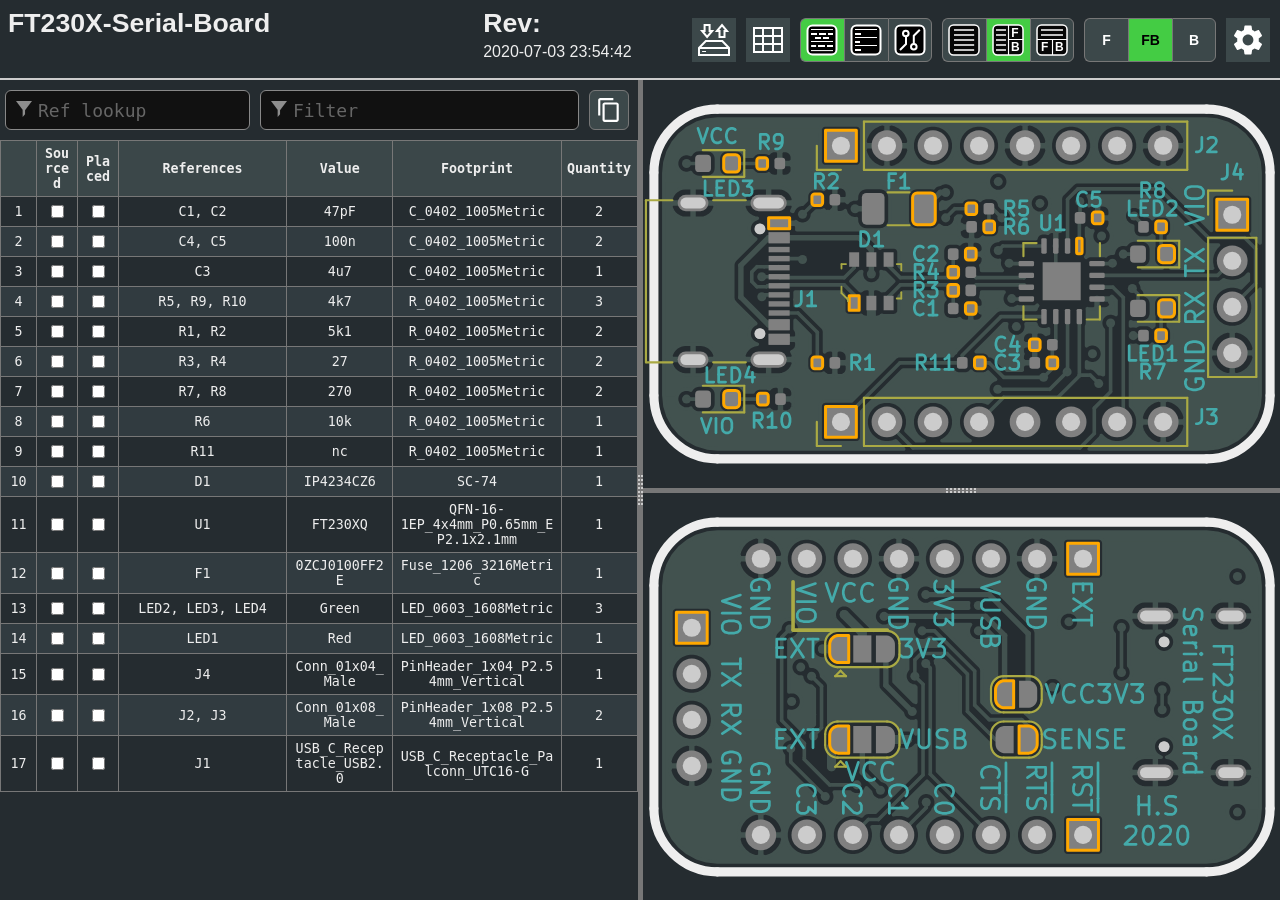
<file: docs/electronics/esp-boards/ft230x-serial-board/FT230X-Serial-Board-ibom.html>
<!DOCTYPE html>
<html lang="en">

<head>
  <meta charset="UTF-8">
  <meta name="viewport" content="width=device-width, initial-scale=1.0">
  <title>Interactive BOM for KiCAD</title>
  <style type="text/css">
:root {
  --pcb-edge-color: black;
  --pad-color: #878787;
  --pad-color-highlight: #D04040;
  --pin1-outline-color: #ffb629;
  --pin1-outline-color-highlight: #b4ff03;
  --silkscreen-edge-color: #aa4;
  --silkscreen-polygon-color: #4aa;
  --silkscreen-text-color: #4aa;
  --fabrication-edge-color: #907651;
  --fabrication-polygon-color: #907651;
  --fabrication-text-color: #a27c24;
  --track-color: #def5f1;
  --track-color-highlight: #D04040;
  --zone-color: #def5f1;
  --zone-color-highlight: #d0404080;
}

html, body {
  margin: 0px;
  height: 100%;
  font-family: Verdana, sans-serif;
}

.dark.topmostdiv {
  --pcb-edge-color: #eee;
  --pad-color: #808080;
  --pin1-outline-color: #ffa800;
  --pin1-outline-color-highlight: #ccff00;
  --track-color: #42524f;
  --zone-color: #42524f;
  background-color: #252c30;
  color: #eee;
}

button {
  background-color: #eee;
  border: 1px solid #888;
  color: black;
  height: 44px;
  width: 44px;
  text-align: center;
  text-decoration: none;
  display: inline-block;
  font-size: 14px;
  font-weight: bolder;
}

.dark button {
  /* This will be inverted */
  background-color: #c3b7b5;
}

button.depressed {
  background-color: #0a0;
  color: white;
}

.dark button.depressed {
  /* This will be inverted */
  background-color: #b3b;
}

button:focus {
  outline: 0;
}

button#tb-btn {
  background-image: url("data:image/svg+xml,%3Csvg xmlns='http://www.w3.org/2000/svg' viewBox='0 0 8.47 8.47'%3E%3Crect transform='translate(0 -288.53)' ry='1.17' y='288.8' x='.27' height='7.94' width='7.94' fill='%23f9f9f9'/%3E%3Cg transform='translate(0 -288.53)'%3E%3Crect width='7.94' height='7.94' x='.27' y='288.8' ry='1.17' fill='none' stroke='%23000' stroke-width='.4' stroke-linejoin='round'/%3E%3Cpath d='M1.32 290.12h5.82M1.32 291.45h5.82' fill='none' stroke='%23000' stroke-width='.4'/%3E%3Cpath d='M4.37 292.5v4.23M.26 292.63H8.2' fill='none' stroke='%23000' stroke-width='.3'/%3E%3Ctext font-weight='700' font-size='3.17' font-family='sans-serif'%3E%3Ctspan x='1.35' y='295.73'%3EF%3C/tspan%3E%3Ctspan x='5.03' y='295.68'%3EB%3C/tspan%3E%3C/text%3E%3C/g%3E%3C/svg%3E%0A");
}

button#lr-btn {
  background-image: url("data:image/svg+xml,%3Csvg xmlns='http://www.w3.org/2000/svg' viewBox='0 0 8.47 8.47'%3E%3Crect transform='translate(0 -288.53)' ry='1.17' y='288.8' x='.27' height='7.94' width='7.94' fill='%23f9f9f9'/%3E%3Cg transform='translate(0 -288.53)'%3E%3Crect width='7.94' height='7.94' x='.27' y='288.8' ry='1.17' fill='none' stroke='%23000' stroke-width='.4' stroke-linejoin='round'/%3E%3Cpath d='M1.06 290.12H3.7m-2.64 1.33H3.7m-2.64 1.32H3.7m-2.64 1.3H3.7m-2.64 1.33H3.7' fill='none' stroke='%23000' stroke-width='.4'/%3E%3Cpath d='M4.37 288.8v7.94m0-4.11h3.96' fill='none' stroke='%23000' stroke-width='.3'/%3E%3Ctext font-weight='700' font-size='3.17' font-family='sans-serif'%3E%3Ctspan x='5.11' y='291.96'%3EF%3C/tspan%3E%3Ctspan x='5.03' y='295.68'%3EB%3C/tspan%3E%3C/text%3E%3C/g%3E%3C/svg%3E%0A");
}

button#bom-btn {
  background-image: url("data:image/svg+xml,%3Csvg xmlns='http://www.w3.org/2000/svg' viewBox='0 0 8.47 8.47'%3E%3Crect transform='translate(0 -288.53)' ry='1.17' y='288.8' x='.27' height='7.94' width='7.94' fill='%23f9f9f9'/%3E%3Cg transform='translate(0 -288.53)' fill='none' stroke='%23000' stroke-width='.4'%3E%3Crect width='7.94' height='7.94' x='.27' y='288.8' ry='1.17' stroke-linejoin='round'/%3E%3Cpath d='M1.59 290.12h5.29M1.59 291.45h5.33M1.59 292.75h5.33M1.59 294.09h5.33M1.59 295.41h5.33'/%3E%3C/g%3E%3C/svg%3E");
}

button#bom-grouped-btn {
  background-image: url("data:image/svg+xml,%3Csvg xmlns='http://www.w3.org/2000/svg' width='32' height='32'%3E%3Cg stroke='%23000' stroke-linejoin='round' class='layer'%3E%3Crect width='29' height='29' x='1.5' y='1.5' stroke-width='2' fill='%23fff' rx='5' ry='5'/%3E%3Cpath stroke-linecap='square' stroke-width='2' d='M6 10h4m4 0h5m4 0h3M6.1 22h3m3.9 0h5m4 0h4m-16-8h4m4 0h4'/%3E%3Cpath stroke-linecap='null' d='M5 17.5h22M5 26.6h22M5 5.5h22'/%3E%3C/g%3E%3C/svg%3E");
}

button#bom-ungrouped-btn {
  background-image: url("data:image/svg+xml,%3Csvg xmlns='http://www.w3.org/2000/svg' width='32' height='32'%3E%3Cg stroke='%23000' stroke-linejoin='round' class='layer'%3E%3Crect width='29' height='29' x='1.5' y='1.5' stroke-width='2' fill='%23fff' rx='5' ry='5'/%3E%3Cpath stroke-linecap='square' stroke-width='2' d='M6 10h4m-4 8h3m-3 8h4'/%3E%3Cpath stroke-linecap='null' d='M5 13.5h22m-22 8h22M5 5.5h22'/%3E%3C/g%3E%3C/svg%3E");
}

button#bom-netlist-btn {
  background-image: url("data:image/svg+xml,%3Csvg xmlns='http://www.w3.org/2000/svg' width='32' height='32'%3E%3Cg fill='none' stroke='%23000' class='layer'%3E%3Crect width='29' height='29' x='1.5' y='1.5' stroke-width='2' fill='%23fff' rx='5' ry='5'/%3E%3Cpath stroke-width='2' d='M6 26l6-6v-8m13.8-6.3l-6 6v8'/%3E%3Ccircle cx='11.8' cy='9.5' r='2.8' stroke-width='2'/%3E%3Ccircle cx='19.8' cy='22.8' r='2.8' stroke-width='2'/%3E%3C/g%3E%3C/svg%3E");
}

button#copy {
  background-image: url("data:image/svg+xml,%3Csvg height='48' viewBox='0 0 48 48' width='48' xmlns='http://www.w3.org/2000/svg'%3E%3Cpath d='M0 0h48v48h-48z' fill='none'/%3E%3Cpath d='M32 2h-24c-2.21 0-4 1.79-4 4v28h4v-28h24v-4zm6 8h-22c-2.21 0-4 1.79-4 4v28c0 2.21 1.79 4 4 4h22c2.21 0 4-1.79 4-4v-28c0-2.21-1.79-4-4-4zm0 32h-22v-28h22v28z'/%3E%3C/svg%3E");
  background-position: 6px 6px;
  background-repeat: no-repeat;
  background-size: 26px 26px;
  border-radius: 6px;
  height: 40px;
  width: 40px;
  margin: 10px 5px;
}

button#copy:active {
    box-shadow: inset 0px 0px 5px #6c6c6c;
}

textarea.clipboard-temp {
  position: fixed;
  top: 0;
  left: 0;
  width: 2em;
  height: 2em;
  padding: 0;
  border: None;
  outline: None;
  box-shadow: None;
  background: transparent;
}

.left-most-button {
  border-right: 0;
  border-top-left-radius: 6px;
  border-bottom-left-radius: 6px;
}

.middle-button {
  border-right: 0;
}

.right-most-button {
  border-top-right-radius: 6px;
  border-bottom-right-radius: 6px;
}

.button-container {
  font-size: 0;
  margin: 10px 10px 10px 0px;
}

.dark .button-container {
  filter: invert(1);
}

.button-container button {
  background-size: 32px 32px;
  background-position: 5px 5px;
  background-repeat: no-repeat;
}

@media print {
  .hideonprint {
    display: none;
  }
}

canvas {
  cursor: crosshair;
}

canvas:active {
  cursor: grabbing;
}

.fileinfo {
  width: 100%;
  max-width: 1000px;
  border: none;
  padding: 5px;
}

.fileinfo .title {
  font-size: 20pt;
  font-weight: bold;
}

.fileinfo td {
  overflow: hidden;
  white-space: nowrap;
  max-width: 1px;
  width: 50%;
  text-overflow: ellipsis;
}

.bom {
  border-collapse: collapse;
  font-family: Consolas, "DejaVu Sans Mono", Monaco, monospace;
  font-size: 10pt;
  table-layout: fixed;
  width: 100%;
  margin-top: 1px;
}

.bom th, .bom td {
  border: 1px solid black;
  padding: 5px;
  word-wrap: break-word;
  text-align: center;
  position: relative;
}

.dark .bom th, .dark .bom td {
  border: 1px solid #777;
}

.bom th {
  background-color: #CCCCCC;
  background-clip: padding-box;
}

.dark .bom th {
  background-color: #3b4749;
}

.bom tr.highlighted:nth-child(n) {
  background-color: #cfc;
}

.dark .bom tr.highlighted:nth-child(n) {
  background-color: #226022;
}

.bom tr:nth-child(even) {
  background-color: #f2f2f2;
}

.dark .bom tr:nth-child(even) {
  background-color: #313b40;
}

.bom tr.checked {
  color: #aaa;
}

.dark .bom tr.checked {
  color: #666;
}

.bom tr {
  transition: background-color 0.2s;
}

.bom .numCol {
  width: 25px;
}

.bom .Description {
  width: 10%;
}

.bom .Part {
  width: 10%;
}

.bom .Value {
  width: 15%;
}

.bom .Quantity {
  width: 65px;
}

.bom th .sortmark {
  position: absolute;
  right: 1px;
  top: 1px;
  margin-top: -5px;
  border-width: 5px;
  border-style: solid;
  border-color: transparent transparent #221 transparent;
  transform-origin: 50% 85%;
  transition: opacity 0.2s, transform 0.4s;
}

.dark .bom th .sortmark {
  filter: invert(1);
}

.bom th .sortmark.none {
  opacity: 0;
}

.bom th .sortmark.desc {
  transform: rotate(180deg);
}

.bom th:hover .sortmark.none {
  opacity: 0.5;
}

.bom .bom-checkbox {
  width: 30px;
  position: relative;
  user-select: none;
  -moz-user-select: none;
}

.bom .bom-checkbox:before {
  content: "";
  position: absolute;
  border-width: 15px;
  border-style: solid;
  border-color: #51829f transparent transparent transparent;
  visibility: hidden;
  top: -15px;
}

.bom .bom-checkbox:after {
  content: "Double click to set/unset all";
  position: absolute;
  color: white;
  top: -35px;
  left: -26px;
  background: #51829f;
  padding: 5px 15px;
  border-radius: 8px;
  white-space: nowrap;
  visibility: hidden;
}

.bom .bom-checkbox:hover:before, .bom .bom-checkbox:hover:after {
  visibility: visible;
  transition: visibility 0.2s linear 1s;
}

.split {
  -webkit-box-sizing: border-box;
  -moz-box-sizing: border-box;
  box-sizing: border-box;
  overflow-y: auto;
  overflow-x: hidden;
  background-color: inherit;
}

.split.split-horizontal, .gutter.gutter-horizontal {
  height: 100%;
  float: left;
}

.gutter {
  background-color: #ddd;
  background-repeat: no-repeat;
  background-position: 50%;
  transition: background-color 0.3s;
}

.dark .gutter {
  background-color: #777;
}

.gutter.gutter-horizontal {
  background-image: url('[data-uri]');
  cursor: ew-resize;
  width: 5px;
}

.gutter.gutter-vertical {
  background-image: url('[data-uri]');
  cursor: ns-resize;
  height: 5px;
}

.searchbox {
  float: left;
  height: 40px;
  margin: 10px 5px;
  padding: 12px 32px;
  font-family: Consolas, "DejaVu Sans Mono", Monaco, monospace;
  font-size: 18px;
  box-sizing: border-box;
  border: 1px solid #888;
  border-radius: 6px;
  outline: none;
  background-color: #eee;
  transition: background-color 0.2s, border 0.2s;
  background-image: url('[data-uri]');
  background-position: 10px 10px;
  background-repeat: no-repeat;
}

.dark .searchbox {
  background-color: #111;
  color: #eee;
}

.searchbox::placeholder {
  color: #ccc;
}

.dark .searchbox::placeholder {
  color: #666;
}

.filter {
  width: calc(60% - 64px);
}

.reflookup {
  width: calc(40% - 10px);
}

input[type=text]:focus {
  background-color: white;
  border: 1px solid #333;
}

.dark input[type=text]:focus {
  background-color: #333;
  border: 1px solid #ccc;
}

mark.highlight {
  background-color: #5050ff;
  color: #fff;
  padding: 2px;
  border-radius: 6px;
}

.dark mark.highlight {
  background-color: #76a6da;
  color: #111;
}

.menubtn {
  background-color: white;
  border: none;
  background-image: url("data:image/svg+xml,%3Csvg xmlns='http://www.w3.org/2000/svg' width='36' height='36' viewBox='0 0 20 20'%3E%3Cpath fill='none' d='M0 0h20v20H0V0z'/%3E%3Cpath d='M15.95 10.78c.03-.25.05-.51.05-.78s-.02-.53-.06-.78l1.69-1.32c.15-.12.19-.34.1-.51l-1.6-2.77c-.1-.18-.31-.24-.49-.18l-1.99.8c-.42-.32-.86-.58-1.35-.78L12 2.34c-.03-.2-.2-.34-.4-.34H8.4c-.2 0-.36.14-.39.34l-.3 2.12c-.49.2-.94.47-1.35.78l-1.99-.8c-.18-.07-.39 0-.49.18l-1.6 2.77c-.1.18-.06.39.1.51l1.69 1.32c-.04.25-.07.52-.07.78s.02.53.06.78L2.37 12.1c-.15.12-.19.34-.1.51l1.6 2.77c.1.18.31.24.49.18l1.99-.8c.42.32.86.58 1.35.78l.3 2.12c.04.2.2.34.4.34h3.2c.2 0 .37-.14.39-.34l.3-2.12c.49-.2.94-.47 1.35-.78l1.99.8c.18.07.39 0 .49-.18l1.6-2.77c.1-.18.06-.39-.1-.51l-1.67-1.32zM10 13c-1.65 0-3-1.35-3-3s1.35-3 3-3 3 1.35 3 3-1.35 3-3 3z'/%3E%3C/svg%3E%0A");
  background-position: center;
  background-repeat: no-repeat;
}

.statsbtn {
  background-color: white;
  border: none;
  background-image: url("data:image/svg+xml,%3Csvg width='36' height='36' xmlns='http://www.w3.org/2000/svg'%3E%3Cpath d='M4 6h28v24H4V6zm0 8h28v8H4m9-16v24h10V5.8' fill='none' stroke='%23000' stroke-width='2'/%3E%3C/svg%3E");
  background-position: center;
  background-repeat: no-repeat;
}

.iobtn {
  background-color: white;
  border: none;
  background-image: url("data:image/svg+xml,%3Csvg xmlns='http://www.w3.org/2000/svg' width='36' height='36'%3E%3Cpath fill='none' stroke='%23000' stroke-width='2' d='M3 33v-7l6.8-7h16.5l6.7 7v7H3zM3.2 26H33M21 9l5-5.9 5 6h-2.5V15h-5V9H21zm-4.9 0l-5 6-5-6h2.5V3h5v6h2.5z'/%3E%3Cpath fill='none' stroke='%23000' d='M6.1 29.5H10'/%3E%3C/svg%3E");
  background-position: center;
  background-repeat: no-repeat;
}

.dark .statsbtn, .dark .savebtn, .dark .menubtn, .dark .iobtn {
  filter: invert(1);
}

.flexbox {
  display: flex;
  align-items: center;
  justify-content: space-between;
  width: 100%;
}

.savebtn {
  background-color: #d6d6d6;
  width: auto;
  height: 30px;
  flex-grow: 1;
  margin: 5px;
  border-radius: 4px;
}

.savebtn:active {
  background-color: #0a0;
  color: white;
}

.dark .savebtn:active {
  /* This will be inverted */
  background-color: #b3b;
}

.stats {
  border-collapse: collapse;
  font-size: 12pt;
  table-layout: fixed;
  width: 100%;
  min-width: 450px;
}

.dark .stats td {
  border: 1px solid #bbb;
}

.stats td {
  border: 1px solid black;
  padding: 5px;
  word-wrap: break-word;
  text-align: center;
  position: relative;
}

#checkbox-stats div {
  position: absolute;
  left: 0;
  top: 0;
  height: 100%;
  width: 100%;
  display: flex;
  align-items: center;
  justify-content: center;
}

#checkbox-stats .bar {
  background-color: rgba(28, 251, 0, 0.6);
}

.menu {
  position: relative;
  display: inline-block;
  margin: 10px 10px 10px 0px;
}

.menu-content {
  display: none;
  position: absolute;
  background-color: white;
  right: 0;
  min-width: 300px;
  box-shadow: 0px 8px 16px 0px rgba(0, 0, 0, 0.2);
  z-index: 100;
  padding: 8px;
}

.dark .menu-content {
  background-color: #111;
}

.menu:hover .menu-content {
  display: block;
}

.menu:hover .menubtn, .menu:hover .iobtn, .menu:hover .statsbtn {
  background-color: #eee;
}

.menu-label {
  display: inline-block;
  padding: 8px;
  border: 1px solid #ccc;
  border-top: 0;
  width: calc(100% - 18px);
}

.menu-label-top {
  border-top: 1px solid #ccc;
}

.menu-textbox {
  float: left;
  height: 24px;
  margin: 10px 5px;
  padding: 5px 5px;
  font-family: Consolas, "DejaVu Sans Mono", Monaco, monospace;
  font-size: 14px;
  box-sizing: border-box;
  border: 1px solid #888;
  border-radius: 4px;
  outline: none;
  background-color: #eee;
  transition: background-color 0.2s, border 0.2s;
  width: calc(100% - 10px);
}

.menu-textbox.invalid, .dark .menu-textbox.invalid {
  color: red;
}

.dark .menu-textbox {
  background-color: #222;
  color: #eee;
}

.radio-container {
  margin: 4px;
}

.topmostdiv {
  width: 100%;
  height: 100%;
  background-color: white;
  transition: background-color 0.3s;
}

#top {
  height: 78px;
  border-bottom: 2px solid black;
}

.dark #top {
  border-bottom: 2px solid #ccc;
}

#dbg {
  display: block;
}

::-webkit-scrollbar {
  width: 8px;
}

::-webkit-scrollbar-track {
  background: #aaa;
}

::-webkit-scrollbar-thumb {
  background: #666;
  border-radius: 3px;
}

::-webkit-scrollbar-thumb:hover {
  background: #555;
}

.slider {
  -webkit-appearance: none;
  width: 100%;
  margin: 3px 0;
  padding: 0;
  outline: none;
  opacity: 0.7;
  -webkit-transition: .2s;
  transition: opacity .2s;
  border-radius: 3px;
}

.slider:hover {
  opacity: 1;
}

.slider:focus {
  outline: none;
}

.slider::-webkit-slider-runnable-track {
  -webkit-appearance: none;
  width: 100%;
  height: 8px;
  background: #d3d3d3;
  border-radius: 3px;
  border: none;
}

.slider::-webkit-slider-thumb {
  -webkit-appearance: none;
  width: 15px;
  height: 15px;
  border-radius: 50%;
  background: #0a0;
  cursor: pointer;
  margin-top: -4px;
}

.dark .slider::-webkit-slider-thumb {
  background: #3d3;
}

.slider::-moz-range-thumb {
  width: 15px;
  height: 15px;
  border-radius: 50%;
  background: #0a0;
  cursor: pointer;
}

.slider::-moz-range-track {
  height: 8px;
  background: #d3d3d3;
  border-radius: 3px;
}

.dark .slider::-moz-range-thumb {
  background: #3d3;
}

.slider::-ms-track {
  width: 100%;
  height: 8px;
  border-width: 3px 0;
  background: transparent;
  border-color: transparent;
  color: transparent;
  transition: opacity .2s;
}

.slider::-ms-fill-lower {
  background: #d3d3d3;
  border: none;
  border-radius: 3px;
}

.slider::-ms-fill-upper {
  background: #d3d3d3;
  border: none;
  border-radius: 3px;
}

.slider::-ms-thumb {
  width: 15px;
  height: 15px;
  border-radius: 50%;
  background: #0a0;
  cursor: pointer;
  margin: 0;
}

.shameless-plug {
  font-size: 0.8em;
  text-align: center;
  display: block;
}

a {
  color: #0278a4;
}

.dark a {
  color: #00b9fd;
}

#frontcanvas, #backcanvas {
    touch-action: none;
}


  </style>
  <script type="text/javascript" >
///////////////////////////////////////////////
/*
  Split.js - v1.3.5
  MIT License
  https://github.com/nathancahill/Split.js
*/
!function(e,t){"object"==typeof exports&&"undefined"!=typeof module?module.exports=t():"function"==typeof define&&define.amd?define(t):e.Split=t()}(this,function(){"use strict";var e=window,t=e.document,n="addEventListener",i="removeEventListener",r="getBoundingClientRect",s=function(){return!1},o=e.attachEvent&&!e[n],a=["","-webkit-","-moz-","-o-"].filter(function(e){var n=t.createElement("div");return n.style.cssText="width:"+e+"calc(9px)",!!n.style.length}).shift()+"calc",l=function(e){return"string"==typeof e||e instanceof String?t.querySelector(e):e};return function(u,c){function z(e,t,n){var i=A(y,t,n);Object.keys(i).forEach(function(t){return e.style[t]=i[t]})}function h(e,t){var n=B(y,t);Object.keys(n).forEach(function(t){return e.style[t]=n[t]})}function f(e){var t=E[this.a],n=E[this.b],i=t.size+n.size;t.size=e/this.size*i,n.size=i-e/this.size*i,z(t.element,t.size,this.aGutterSize),z(n.element,n.size,this.bGutterSize)}function m(e){var t;this.dragging&&((t="touches"in e?e.touches[0][b]-this.start:e[b]-this.start)<=E[this.a].minSize+M+this.aGutterSize?t=E[this.a].minSize+this.aGutterSize:t>=this.size-(E[this.b].minSize+M+this.bGutterSize)&&(t=this.size-(E[this.b].minSize+this.bGutterSize)),f.call(this,t),c.onDrag&&c.onDrag())}function g(){var e=E[this.a].element,t=E[this.b].element;this.size=e[r]()[y]+t[r]()[y]+this.aGutterSize+this.bGutterSize,this.start=e[r]()[G]}function d(){var t=this,n=E[t.a].element,r=E[t.b].element;t.dragging&&c.onDragEnd&&c.onDragEnd(),t.dragging=!1,e[i]("mouseup",t.stop),e[i]("touchend",t.stop),e[i]("touchcancel",t.stop),t.parent[i]("mousemove",t.move),t.parent[i]("touchmove",t.move),delete t.stop,delete t.move,n[i]("selectstart",s),n[i]("dragstart",s),r[i]("selectstart",s),r[i]("dragstart",s),n.style.userSelect="",n.style.webkitUserSelect="",n.style.MozUserSelect="",n.style.pointerEvents="",r.style.userSelect="",r.style.webkitUserSelect="",r.style.MozUserSelect="",r.style.pointerEvents="",t.gutter.style.cursor="",t.parent.style.cursor=""}function S(t){var i=this,r=E[i.a].element,o=E[i.b].element;!i.dragging&&c.onDragStart&&c.onDragStart(),t.preventDefault(),i.dragging=!0,i.move=m.bind(i),i.stop=d.bind(i),e[n]("mouseup",i.stop),e[n]("touchend",i.stop),e[n]("touchcancel",i.stop),i.parent[n]("mousemove",i.move),i.parent[n]("touchmove",i.move),r[n]("selectstart",s),r[n]("dragstart",s),o[n]("selectstart",s),o[n]("dragstart",s),r.style.userSelect="none",r.style.webkitUserSelect="none",r.style.MozUserSelect="none",r.style.pointerEvents="none",o.style.userSelect="none",o.style.webkitUserSelect="none",o.style.MozUserSelect="none",o.style.pointerEvents="none",i.gutter.style.cursor=j,i.parent.style.cursor=j,g.call(i)}function v(e){e.forEach(function(t,n){if(n>0){var i=F[n-1],r=E[i.a],s=E[i.b];r.size=e[n-1],s.size=t,z(r.element,r.size,i.aGutterSize),z(s.element,s.size,i.bGutterSize)}})}function p(){F.forEach(function(e){e.parent.removeChild(e.gutter),E[e.a].element.style[y]="",E[e.b].element.style[y]=""})}void 0===c&&(c={});var y,b,G,E,w=l(u[0]).parentNode,D=e.getComputedStyle(w).flexDirection,U=c.sizes||u.map(function(){return 100/u.length}),k=void 0!==c.minSize?c.minSize:100,x=Array.isArray(k)?k:u.map(function(){return k}),L=void 0!==c.gutterSize?c.gutterSize:10,M=void 0!==c.snapOffset?c.snapOffset:30,O=c.direction||"horizontal",j=c.cursor||("horizontal"===O?"ew-resize":"ns-resize"),C=c.gutter||function(e,n){var i=t.createElement("div");return i.className="gutter gutter-"+n,i},A=c.elementStyle||function(e,t,n){var i={};return"string"==typeof t||t instanceof String?i[e]=t:i[e]=o?t+"%":a+"("+t+"% - "+n+"px)",i},B=c.gutterStyle||function(e,t){return n={},n[e]=t+"px",n;var n};"horizontal"===O?(y="width","clientWidth",b="clientX",G="left","paddingLeft"):"vertical"===O&&(y="height","clientHeight",b="clientY",G="top","paddingTop");var F=[];return E=u.map(function(e,t){var i,s={element:l(e),size:U[t],minSize:x[t]};if(t>0&&(i={a:t-1,b:t,dragging:!1,isFirst:1===t,isLast:t===u.length-1,direction:O,parent:w},i.aGutterSize=L,i.bGutterSize=L,i.isFirst&&(i.aGutterSize=L/2),i.isLast&&(i.bGutterSize=L/2),"row-reverse"===D||"column-reverse"===D)){var a=i.a;i.a=i.b,i.b=a}if(!o&&t>0){var c=C(t,O);h(c,L),c[n]("mousedown",S.bind(i)),c[n]("touchstart",S.bind(i)),w.insertBefore(c,s.element),i.gutter=c}0===t||t===u.length-1?z(s.element,s.size,L/2):z(s.element,s.size,L);var f=s.element[r]()[y];return f<s.minSize&&(s.minSize=f),t>0&&F.push(i),s}),o?{setSizes:v,destroy:p}:{setSizes:v,getSizes:function(){return E.map(function(e){return e.size})},collapse:function(e){if(e===F.length){var t=F[e-1];g.call(t),o||f.call(t,t.size-t.bGutterSize)}else{var n=F[e];g.call(n),o||f.call(n,n.aGutterSize)}},destroy:p}}});

///////////////////////////////////////////////

///////////////////////////////////////////////
// Copyright (c) 2013 Pieroxy <pieroxy@pieroxy.net>
// This work is free. You can redistribute it and/or modify it
// under the terms of the WTFPL, Version 2
// For more information see LICENSE.txt or http://www.wtfpl.net/
//
// For more information, the home page:
// http://pieroxy.net/blog/pages/lz-string/testing.html
//
// LZ-based compression algorithm, version 1.4.4
var LZString=function(){var o=String.fromCharCode,i={};var n={decompressFromBase64:function(o){return null==o?"":""==o?null:n._decompress(o.length,32,function(n){return function(o,n){if(!i[o]){i[o]={};for(var t=0;t<o.length;t++)i[o][o.charAt(t)]=t}return i[o][n]}("ABCDEFGHIJKLMNOPQRSTUVWXYZabcdefghijklmnopqrstuvwxyz0123456789+/=",o.charAt(n))})},_decompress:function(i,n,t){var r,e,a,s,p,u,l,f=[],c=4,d=4,h=3,v="",g=[],m={val:t(0),position:n,index:1};for(r=0;r<3;r+=1)f[r]=r;for(a=0,p=Math.pow(2,2),u=1;u!=p;)s=m.val&m.position,m.position>>=1,0==m.position&&(m.position=n,m.val=t(m.index++)),a|=(s>0?1:0)*u,u<<=1;switch(a){case 0:for(a=0,p=Math.pow(2,8),u=1;u!=p;)s=m.val&m.position,m.position>>=1,0==m.position&&(m.position=n,m.val=t(m.index++)),a|=(s>0?1:0)*u,u<<=1;l=o(a);break;case 1:for(a=0,p=Math.pow(2,16),u=1;u!=p;)s=m.val&m.position,m.position>>=1,0==m.position&&(m.position=n,m.val=t(m.index++)),a|=(s>0?1:0)*u,u<<=1;l=o(a);break;case 2:return""}for(f[3]=l,e=l,g.push(l);;){if(m.index>i)return"";for(a=0,p=Math.pow(2,h),u=1;u!=p;)s=m.val&m.position,m.position>>=1,0==m.position&&(m.position=n,m.val=t(m.index++)),a|=(s>0?1:0)*u,u<<=1;switch(l=a){case 0:for(a=0,p=Math.pow(2,8),u=1;u!=p;)s=m.val&m.position,m.position>>=1,0==m.position&&(m.position=n,m.val=t(m.index++)),a|=(s>0?1:0)*u,u<<=1;f[d++]=o(a),l=d-1,c--;break;case 1:for(a=0,p=Math.pow(2,16),u=1;u!=p;)s=m.val&m.position,m.position>>=1,0==m.position&&(m.position=n,m.val=t(m.index++)),a|=(s>0?1:0)*u,u<<=1;f[d++]=o(a),l=d-1,c--;break;case 2:return g.join("")}if(0==c&&(c=Math.pow(2,h),h++),f[l])v=f[l];else{if(l!==d)return null;v=e+e.charAt(0)}g.push(v),f[d++]=e+v.charAt(0),e=v,0==--c&&(c=Math.pow(2,h),h++)}}};return n}();"function"==typeof define&&define.amd?define(function(){return LZString}):"undefined"!=typeof module&&null!=module?module.exports=LZString:"undefined"!=typeof angular&&null!=angular&&angular.module("LZString",[]).factory("LZString",function(){return LZString});
///////////////////////////////////////////////

///////////////////////////////////////////////
/*!
 * PEP v0.4.3 | https://github.com/jquery/PEP
 * Copyright jQuery Foundation and other contributors | http://jquery.org/license
 */
!function(a,b){"object"==typeof exports&&"undefined"!=typeof module?module.exports=b():"function"==typeof define&&define.amd?define(b):a.PointerEventsPolyfill=b()}(this,function(){"use strict";function a(a,b){b=b||Object.create(null);var c=document.createEvent("Event");c.initEvent(a,b.bubbles||!1,b.cancelable||!1);
for(var d,e=2;e<m.length;e++)d=m[e],c[d]=b[d]||n[e];c.buttons=b.buttons||0;
var f=0;return f=b.pressure&&c.buttons?b.pressure:c.buttons?.5:0,c.x=c.clientX,c.y=c.clientY,c.pointerId=b.pointerId||0,c.width=b.width||0,c.height=b.height||0,c.pressure=f,c.tiltX=b.tiltX||0,c.tiltY=b.tiltY||0,c.twist=b.twist||0,c.tangentialPressure=b.tangentialPressure||0,c.pointerType=b.pointerType||"",c.hwTimestamp=b.hwTimestamp||0,c.isPrimary=b.isPrimary||!1,c}function b(){this.array=[],this.size=0}function c(a,b,c,d){this.addCallback=a.bind(d),this.removeCallback=b.bind(d),this.changedCallback=c.bind(d),A&&(this.observer=new A(this.mutationWatcher.bind(this)))}function d(a){return"body /shadow-deep/ "+e(a)}function e(a){return'[touch-action="'+a+'"]'}function f(a){return"{ -ms-touch-action: "+a+"; touch-action: "+a+"; }"}function g(){if(F){D.forEach(function(a){String(a)===a?(E+=e(a)+f(a)+"\n",G&&(E+=d(a)+f(a)+"\n")):(E+=a.selectors.map(e)+f(a.rule)+"\n",G&&(E+=a.selectors.map(d)+f(a.rule)+"\n"))});var a=document.createElement("style");a.textContent=E,document.head.appendChild(a)}}function h(){if(!window.PointerEvent){if(window.PointerEvent=a,window.navigator.msPointerEnabled){var b=window.navigator.msMaxTouchPoints;Object.defineProperty(window.navigator,"maxTouchPoints",{value:b,enumerable:!0}),u.registerSource("ms",_)}else Object.defineProperty(window.navigator,"maxTouchPoints",{value:0,enumerable:!0}),u.registerSource("mouse",N),void 0!==window.ontouchstart&&u.registerSource("touch",V);u.register(document)}}function i(a){if(!u.pointermap.has(a)){var b=new Error("InvalidPointerId");throw b.name="InvalidPointerId",b}}function j(a){for(var b=a.parentNode;b&&b!==a.ownerDocument;)b=b.parentNode;if(!b){var c=new Error("InvalidStateError");throw c.name="InvalidStateError",c}}function k(a){var b=u.pointermap.get(a);return 0!==b.buttons}function l(){window.Element&&!Element.prototype.setPointerCapture&&Object.defineProperties(Element.prototype,{setPointerCapture:{value:W},releasePointerCapture:{value:X},hasPointerCapture:{value:Y}})}
var m=["bubbles","cancelable","view","detail","screenX","screenY","clientX","clientY","ctrlKey","altKey","shiftKey","metaKey","button","relatedTarget","pageX","pageY"],n=[!1,!1,null,null,0,0,0,0,!1,!1,!1,!1,0,null,0,0],o=window.Map&&window.Map.prototype.forEach,p=o?Map:b;b.prototype={set:function(a,b){return void 0===b?this["delete"](a):(this.has(a)||this.size++,void(this.array[a]=b))},has:function(a){return void 0!==this.array[a]},"delete":function(a){this.has(a)&&(delete this.array[a],this.size--)},get:function(a){return this.array[a]},clear:function(){this.array.length=0,this.size=0},forEach:function(a,b){return this.array.forEach(function(c,d){a.call(b,c,d,this)},this)}};var q=["bubbles","cancelable","view","detail","screenX","screenY","clientX","clientY","ctrlKey","altKey","shiftKey","metaKey","button","relatedTarget","buttons","pointerId","width","height","pressure","tiltX","tiltY","pointerType","hwTimestamp","isPrimary","type","target","currentTarget","which","pageX","pageY","timeStamp"],r=[!1,!1,null,null,0,0,0,0,!1,!1,!1,!1,0,null,0,0,0,0,0,0,0,"",0,!1,"",null,null,0,0,0,0],s={pointerover:1,pointerout:1,pointerenter:1,pointerleave:1},t="undefined"!=typeof SVGElementInstance,u={pointermap:new p,eventMap:Object.create(null),captureInfo:Object.create(null),eventSources:Object.create(null),eventSourceList:[],registerSource:function(a,b){var c=b,d=c.events;d&&(d.forEach(function(a){c[a]&&(this.eventMap[a]=c[a].bind(c))},this),this.eventSources[a]=c,this.eventSourceList.push(c))},register:function(a){for(var b,c=this.eventSourceList.length,d=0;d<c&&(b=this.eventSourceList[d]);d++)
b.register.call(b,a)},unregister:function(a){for(var b,c=this.eventSourceList.length,d=0;d<c&&(b=this.eventSourceList[d]);d++)
b.unregister.call(b,a)},contains:function(a,b){try{return a.contains(b)}catch(c){return!1}},down:function(a){a.bubbles=!0,this.fireEvent("pointerdown",a)},move:function(a){a.bubbles=!0,this.fireEvent("pointermove",a)},up:function(a){a.bubbles=!0,this.fireEvent("pointerup",a)},enter:function(a){a.bubbles=!1,this.fireEvent("pointerenter",a)},leave:function(a){a.bubbles=!1,this.fireEvent("pointerleave",a)},over:function(a){a.bubbles=!0,this.fireEvent("pointerover",a)},out:function(a){a.bubbles=!0,this.fireEvent("pointerout",a)},cancel:function(a){a.bubbles=!0,this.fireEvent("pointercancel",a)},leaveOut:function(a){this.out(a),this.propagate(a,this.leave,!1)},enterOver:function(a){this.over(a),this.propagate(a,this.enter,!0)},eventHandler:function(a){if(!a._handledByPE){var b=a.type,c=this.eventMap&&this.eventMap[b];c&&c(a),a._handledByPE=!0}},listen:function(a,b){b.forEach(function(b){this.addEvent(a,b)},this)},unlisten:function(a,b){b.forEach(function(b){this.removeEvent(a,b)},this)},addEvent:function(a,b){a.addEventListener(b,this.boundHandler)},removeEvent:function(a,b){a.removeEventListener(b,this.boundHandler)},makeEvent:function(b,c){this.captureInfo[c.pointerId]&&(c.relatedTarget=null);var d=new a(b,c);return c.preventDefault&&(d.preventDefault=c.preventDefault),d._target=d._target||c.target,d},fireEvent:function(a,b){var c=this.makeEvent(a,b);return this.dispatchEvent(c)},cloneEvent:function(a){for(var b,c=Object.create(null),d=0;d<q.length;d++)b=q[d],c[b]=a[b]||r[d],!t||"target"!==b&&"relatedTarget"!==b||c[b]instanceof SVGElementInstance&&(c[b]=c[b].correspondingUseElement);return a.preventDefault&&(c.preventDefault=function(){a.preventDefault()}),c},getTarget:function(a){var b=this.captureInfo[a.pointerId];return b?a._target!==b&&a.type in s?void 0:b:a._target},propagate:function(a,b,c){for(var d=a.target,e=[];d!==document&&!d.contains(a.relatedTarget);) if(e.push(d),d=d.parentNode,!d)return;c&&e.reverse(),e.forEach(function(c){a.target=c,b.call(this,a)},this)},setCapture:function(b,c,d){this.captureInfo[b]&&this.releaseCapture(b,d),this.captureInfo[b]=c,this.implicitRelease=this.releaseCapture.bind(this,b,d),document.addEventListener("pointerup",this.implicitRelease),document.addEventListener("pointercancel",this.implicitRelease);var e=new a("gotpointercapture");e.pointerId=b,e._target=c,d||this.asyncDispatchEvent(e)},releaseCapture:function(b,c){var d=this.captureInfo[b];if(d){this.captureInfo[b]=void 0,document.removeEventListener("pointerup",this.implicitRelease),document.removeEventListener("pointercancel",this.implicitRelease);var e=new a("lostpointercapture");e.pointerId=b,e._target=d,c||this.asyncDispatchEvent(e)}},dispatchEvent:/*scope.external.dispatchEvent || */function(a){var b=this.getTarget(a);if(b)return b.dispatchEvent(a)},asyncDispatchEvent:function(a){requestAnimationFrame(this.dispatchEvent.bind(this,a))}};u.boundHandler=u.eventHandler.bind(u);var v={shadow:function(a){if(a)return a.shadowRoot||a.webkitShadowRoot},canTarget:function(a){return a&&Boolean(a.elementFromPoint)},targetingShadow:function(a){var b=this.shadow(a);if(this.canTarget(b))return b},olderShadow:function(a){var b=a.olderShadowRoot;if(!b){var c=a.querySelector("shadow");c&&(b=c.olderShadowRoot)}return b},allShadows:function(a){for(var b=[],c=this.shadow(a);c;)b.push(c),c=this.olderShadow(c);return b},searchRoot:function(a,b,c){if(a){var d,e,f=a.elementFromPoint(b,c);for(e=this.targetingShadow(f);e;){if(d=e.elementFromPoint(b,c)){var g=this.targetingShadow(d);return this.searchRoot(g,b,c)||d} e=this.olderShadow(e)} return f}},owner:function(a){
for(var b=a;b.parentNode;)b=b.parentNode;
return b.nodeType!==Node.DOCUMENT_NODE&&b.nodeType!==Node.DOCUMENT_FRAGMENT_NODE&&(b=document),b},findTarget:function(a){var b=a.clientX,c=a.clientY,d=this.owner(a.target);
return d.elementFromPoint(b,c)||(d=document),this.searchRoot(d,b,c)}},w=Array.prototype.forEach.call.bind(Array.prototype.forEach),x=Array.prototype.map.call.bind(Array.prototype.map),y=Array.prototype.slice.call.bind(Array.prototype.slice),z=Array.prototype.filter.call.bind(Array.prototype.filter),A=window.MutationObserver||window.WebKitMutationObserver,B="[touch-action]",C={subtree:!0,childList:!0,attributes:!0,attributeOldValue:!0,attributeFilter:["touch-action"]};c.prototype={watchSubtree:function(a){
//
this.observer&&v.canTarget(a)&&this.observer.observe(a,C)},enableOnSubtree:function(a){this.watchSubtree(a),a===document&&"complete"!==document.readyState?this.installOnLoad():this.installNewSubtree(a)},installNewSubtree:function(a){w(this.findElements(a),this.addElement,this)},findElements:function(a){return a.querySelectorAll?a.querySelectorAll(B):[]},removeElement:function(a){this.removeCallback(a)},addElement:function(a){this.addCallback(a)},elementChanged:function(a,b){this.changedCallback(a,b)},concatLists:function(a,b){return a.concat(y(b))},
installOnLoad:function(){document.addEventListener("readystatechange",function(){"complete"===document.readyState&&this.installNewSubtree(document)}.bind(this))},isElement:function(a){return a.nodeType===Node.ELEMENT_NODE},flattenMutationTree:function(a){
var b=x(a,this.findElements,this);
return b.push(z(a,this.isElement)),b.reduce(this.concatLists,[])},mutationWatcher:function(a){a.forEach(this.mutationHandler,this)},mutationHandler:function(a){if("childList"===a.type){var b=this.flattenMutationTree(a.addedNodes);b.forEach(this.addElement,this);var c=this.flattenMutationTree(a.removedNodes);c.forEach(this.removeElement,this)}else"attributes"===a.type&&this.elementChanged(a.target,a.oldValue)}};var D=["none","auto","pan-x","pan-y",{rule:"pan-x pan-y",selectors:["pan-x pan-y","pan-y pan-x"]}],E="",F=window.PointerEvent||window.MSPointerEvent,G=!window.ShadowDOMPolyfill&&document.head.createShadowRoot,H=u.pointermap,I=25,J=[1,4,2,8,16],K=!1;try{K=1===new MouseEvent("test",{buttons:1}).buttons}catch(L){}
var M,N={POINTER_ID:1,POINTER_TYPE:"mouse",events:["mousedown","mousemove","mouseup","mouseover","mouseout"],register:function(a){u.listen(a,this.events)},unregister:function(a){u.unlisten(a,this.events)},lastTouches:[],
isEventSimulatedFromTouch:function(a){for(var b,c=this.lastTouches,d=a.clientX,e=a.clientY,f=0,g=c.length;f<g&&(b=c[f]);f++){
var h=Math.abs(d-b.x),i=Math.abs(e-b.y);if(h<=I&&i<=I)return!0}},prepareEvent:function(a){var b=u.cloneEvent(a),c=b.preventDefault;return b.preventDefault=function(){a.preventDefault(),c()},b.pointerId=this.POINTER_ID,b.isPrimary=!0,b.pointerType=this.POINTER_TYPE,b},prepareButtonsForMove:function(a,b){var c=H.get(this.POINTER_ID);
0!==b.which&&c?a.buttons=c.buttons:a.buttons=0,b.buttons=a.buttons},mousedown:function(a){if(!this.isEventSimulatedFromTouch(a)){var b=H.get(this.POINTER_ID),c=this.prepareEvent(a);K||(c.buttons=J[c.button],b&&(c.buttons|=b.buttons),a.buttons=c.buttons),H.set(this.POINTER_ID,a),b&&0!==b.buttons?u.move(c):u.down(c)}},mousemove:function(a){if(!this.isEventSimulatedFromTouch(a)){var b=this.prepareEvent(a);K||this.prepareButtonsForMove(b,a),b.button=-1,H.set(this.POINTER_ID,a),u.move(b)}},mouseup:function(a){if(!this.isEventSimulatedFromTouch(a)){var b=H.get(this.POINTER_ID),c=this.prepareEvent(a);if(!K){var d=J[c.button];
c.buttons=b?b.buttons&~d:0,a.buttons=c.buttons}H.set(this.POINTER_ID,a),
c.buttons&=~J[c.button],0===c.buttons?u.up(c):u.move(c)}},mouseover:function(a){if(!this.isEventSimulatedFromTouch(a)){var b=this.prepareEvent(a);K||this.prepareButtonsForMove(b,a),b.button=-1,H.set(this.POINTER_ID,a),u.enterOver(b)}},mouseout:function(a){if(!this.isEventSimulatedFromTouch(a)){var b=this.prepareEvent(a);K||this.prepareButtonsForMove(b,a),b.button=-1,u.leaveOut(b)}},cancel:function(a){var b=this.prepareEvent(a);u.cancel(b),this.deactivateMouse()},deactivateMouse:function(){H["delete"](this.POINTER_ID)}},O=u.captureInfo,P=v.findTarget.bind(v),Q=v.allShadows.bind(v),R=u.pointermap,S=2500,T=200,U="touch-action",V={events:["touchstart","touchmove","touchend","touchcancel"],register:function(a){M.enableOnSubtree(a)},unregister:function(){},elementAdded:function(a){var b=a.getAttribute(U),c=this.touchActionToScrollType(b);c&&(a._scrollType=c,u.listen(a,this.events),
Q(a).forEach(function(a){a._scrollType=c,u.listen(a,this.events)},this))},elementRemoved:function(a){a._scrollType=void 0,u.unlisten(a,this.events),
Q(a).forEach(function(a){a._scrollType=void 0,u.unlisten(a,this.events)},this)},elementChanged:function(a,b){var c=a.getAttribute(U),d=this.touchActionToScrollType(c),e=this.touchActionToScrollType(b);
d&&e?(a._scrollType=d,Q(a).forEach(function(a){a._scrollType=d},this)):e?this.elementRemoved(a):d&&this.elementAdded(a)},scrollTypes:{EMITTER:"none",XSCROLLER:"pan-x",YSCROLLER:"pan-y",SCROLLER:/^(?:pan-x pan-y)|(?:pan-y pan-x)|auto$/},touchActionToScrollType:function(a){var b=a,c=this.scrollTypes;return"none"===b?"none":b===c.XSCROLLER?"X":b===c.YSCROLLER?"Y":c.SCROLLER.exec(b)?"XY":void 0},POINTER_TYPE:"touch",firstTouch:null,isPrimaryTouch:function(a){return this.firstTouch===a.identifier},setPrimaryTouch:function(a){
(0===R.size||1===R.size&&R.has(1))&&(this.firstTouch=a.identifier,this.firstXY={X:a.clientX,Y:a.clientY},this.scrolling=!1,this.cancelResetClickCount())},removePrimaryPointer:function(a){a.isPrimary&&(this.firstTouch=null,this.firstXY=null,this.resetClickCount())},clickCount:0,resetId:null,resetClickCount:function(){var a=function(){this.clickCount=0,this.resetId=null}.bind(this);this.resetId=setTimeout(a,T)},cancelResetClickCount:function(){this.resetId&&clearTimeout(this.resetId)},typeToButtons:function(a){var b=0;return"touchstart"!==a&&"touchmove"!==a||(b=1),b},touchToPointer:function(a){var b=this.currentTouchEvent,c=u.cloneEvent(a),d=c.pointerId=a.identifier+2;c.target=O[d]||P(c),c.bubbles=!0,c.cancelable=!0,c.detail=this.clickCount,c.button=0,c.buttons=this.typeToButtons(b.type),c.width=2*(a.radiusX||a.webkitRadiusX||0),c.height=2*(a.radiusY||a.webkitRadiusY||0),c.pressure=a.force||a.webkitForce||.5,c.isPrimary=this.isPrimaryTouch(a),c.pointerType=this.POINTER_TYPE,
c.altKey=b.altKey,c.ctrlKey=b.ctrlKey,c.metaKey=b.metaKey,c.shiftKey=b.shiftKey;
var e=this;return c.preventDefault=function(){e.scrolling=!1,e.firstXY=null,b.preventDefault()},c},processTouches:function(a,b){var c=a.changedTouches;this.currentTouchEvent=a;for(var d,e=0;e<c.length;e++)d=c[e],b.call(this,this.touchToPointer(d))},
shouldScroll:function(a){if(this.firstXY){var b,c=a.currentTarget._scrollType;if("none"===c)
b=!1;else if("XY"===c)
b=!0;else{var d=a.changedTouches[0],e=c,f="Y"===c?"X":"Y",g=Math.abs(d["client"+e]-this.firstXY[e]),h=Math.abs(d["client"+f]-this.firstXY[f]);
b=g>=h}return this.firstXY=null,b}},findTouch:function(a,b){for(var c,d=0,e=a.length;d<e&&(c=a[d]);d++)if(c.identifier===b)return!0},
vacuumTouches:function(a){var b=a.touches;
if(R.size>=b.length){var c=[];R.forEach(function(a,d){
if(1!==d&&!this.findTouch(b,d-2)){var e=a.out;c.push(e)}},this),c.forEach(this.cancelOut,this)}},touchstart:function(a){this.vacuumTouches(a),this.setPrimaryTouch(a.changedTouches[0]),this.dedupSynthMouse(a),this.scrolling||(this.clickCount++,this.processTouches(a,this.overDown))},overDown:function(a){R.set(a.pointerId,{target:a.target,out:a,outTarget:a.target}),u.enterOver(a),u.down(a)},touchmove:function(a){this.scrolling||(this.shouldScroll(a)?(this.scrolling=!0,this.touchcancel(a)):(a.preventDefault(),this.processTouches(a,this.moveOverOut)))},moveOverOut:function(a){var b=a,c=R.get(b.pointerId);
if(c){var d=c.out,e=c.outTarget;u.move(b),d&&e!==b.target&&(d.relatedTarget=b.target,b.relatedTarget=e,
d.target=e,b.target?(u.leaveOut(d),u.enterOver(b)):(
b.target=e,b.relatedTarget=null,this.cancelOut(b))),c.out=b,c.outTarget=b.target}},touchend:function(a){this.dedupSynthMouse(a),this.processTouches(a,this.upOut)},upOut:function(a){this.scrolling||(u.up(a),u.leaveOut(a)),this.cleanUpPointer(a)},touchcancel:function(a){this.processTouches(a,this.cancelOut)},cancelOut:function(a){u.cancel(a),u.leaveOut(a),this.cleanUpPointer(a)},cleanUpPointer:function(a){R["delete"](a.pointerId),this.removePrimaryPointer(a)},
dedupSynthMouse:function(a){var b=N.lastTouches,c=a.changedTouches[0];
if(this.isPrimaryTouch(c)){
var d={x:c.clientX,y:c.clientY};b.push(d);var e=function(a,b){var c=a.indexOf(b);c>-1&&a.splice(c,1)}.bind(null,b,d);setTimeout(e,S)}}};M=new c(V.elementAdded,V.elementRemoved,V.elementChanged,V);var W,X,Y,Z=u.pointermap,$=window.MSPointerEvent&&"number"==typeof window.MSPointerEvent.MSPOINTER_TYPE_MOUSE,_={events:["MSPointerDown","MSPointerMove","MSPointerUp","MSPointerOut","MSPointerOver","MSPointerCancel","MSGotPointerCapture","MSLostPointerCapture"],register:function(a){u.listen(a,this.events)},unregister:function(a){u.unlisten(a,this.events)},POINTER_TYPES:["","unavailable","touch","pen","mouse"],prepareEvent:function(a){var b=a;return $&&(b=u.cloneEvent(a),b.pointerType=this.POINTER_TYPES[a.pointerType]),b},cleanup:function(a){Z["delete"](a)},MSPointerDown:function(a){Z.set(a.pointerId,a);var b=this.prepareEvent(a);u.down(b)},MSPointerMove:function(a){var b=this.prepareEvent(a);u.move(b)},MSPointerUp:function(a){var b=this.prepareEvent(a);u.up(b),this.cleanup(a.pointerId)},MSPointerOut:function(a){var b=this.prepareEvent(a);u.leaveOut(b)},MSPointerOver:function(a){var b=this.prepareEvent(a);u.enterOver(b)},MSPointerCancel:function(a){var b=this.prepareEvent(a);u.cancel(b),this.cleanup(a.pointerId)},MSLostPointerCapture:function(a){var b=u.makeEvent("lostpointercapture",a);u.dispatchEvent(b)},MSGotPointerCapture:function(a){var b=u.makeEvent("gotpointercapture",a);u.dispatchEvent(b)}},aa=window.navigator;aa.msPointerEnabled?(W=function(a){i(a),j(this),k(a)&&(u.setCapture(a,this,!0),this.msSetPointerCapture(a))},X=function(a){i(a),u.releaseCapture(a,!0),this.msReleasePointerCapture(a)}):(W=function(a){i(a),j(this),k(a)&&u.setCapture(a,this)},X=function(a){i(a),u.releaseCapture(a)}),Y=function(a){return!!u.captureInfo[a]},g(),h(),l();var ba={dispatcher:u,Installer:c,PointerEvent:a,PointerMap:p,targetFinding:v};return ba});

///////////////////////////////////////////////

///////////////////////////////////////////////
var config = {"show_fabrication": false, "redraw_on_drag": true, "highlight_pin1": true, "extra_fields": [], "dark_mode": true, "bom_view": "left-right", "board_rotation": 0, "checkboxes": "Sourced,Placed", "show_silkscreen": true, "show_pads": true, "layer_view": "FB"}
///////////////////////////////////////////////

///////////////////////////////////////////////
var pcbdata = JSON.parse(LZString.decompressFromBase64("N4IglgRg9gtg+gNwKYCcDOYoDsQC4AEICATAHQDMAtAIwCslA5gAwCcAhgGYA6OANIR2wAXOABM2QtnnyhCBUABtpAbQC6/EAHdpTUgHYAbNRZMALIeNmLLAL4bS0xSuXLdxcgA5Wtd15Y/PJg9+Sl1qU2IPWj1wyOjYqPV8V1I4mIio9LSQ3W9fPMD/dySU/KLCgK9g/FDSKyMTcwb66gMSsMbrFs6cuvK/SoL21IqywerahPiM6bjhsYXAidymy1XOozbVJK0dUnXuloM7QmpHECUCFxSug/[base64]/qZ8fKw0NyJlcfhvwhaQjgrTtozxvIhaLxZLaLjUuT2KtuPD7rrc2NRPjywDCfGJMxTzdWfrAo7crB9tDuvmKObFr5k+oVanvP1TcTBdLy8L6uNvctOZowpdCJpGjp+AZyeZrPIHOcbw3fNl6b0Cpuu/uNVhA/eD55Pa/AqHw+1SdnHtfz/TUQxAzV7WjdZp2NQDfWIXpqzrZ0oOsN083BWCnzQ/0F3bWCIyyWtv0jY1wK1B4K0WADCPCEFsM2GdCPo1DGONVj3kok8hnY68pmI+DBK9bYDz2KjkVZYgLyublSA48lanE5lRyDRkJlfJEV2XW8MI/UgkKAl8d1QvTyIgoymG9Pi/UU7jF0VfQGOMCdaJQzscNqDCGiskiiP9JyWBghzaJmFj3LYhyvOc3MnK2WkxLsgJWVoaSuRuEKEIsu89Lw/J1OM9y9PkqxELg6YVLbPLIPC1VNK0ktgJAmjrMav8wPA6q30CnyhL82oDN9NyuvQ2KhshXpcqWHqDIEgavTIsyuMm5rfLomKOJeBz6tLMK3020oxzUpbDoCfs71msr90IQ9j0m1lTFS64lUW/0yqydqQN2wE/[base64]/yzKY68w5dCPJqqIPrJl7C/ZqqnUZpumko0Fgmbcf69bNu8IoBTmbdJO3I5Cx346jcHY0mayG0ijKJsrtIfbJPO9qH11/QHnEA/rUWnYWh2LJWyvicKuO6dN19suT3zBYOr3Z7b9jwZKierYj4rlf8+T09VoJEMmvRt96kfvrXuzTb+ubtZSM/TG7SfaDf3th1f0NdWjTy/PfRGj8sLyVTmSacKNdhFwNiyDQHhy4UGNh/UgAV04ANTDHJOjZb4tijhEHOqECTx2JEfc2Lk+LqybC2YuhtSgEN3pDbBK85R6V/jwp4pkXrcwgfBA+4kx52lPlHSRz5ajGyASabuvRyHEBDsOVqw4l5IXgRiCOt8Ta6JjE/K0WddZMLHC2VBMDgrH0vrUbufY6HnVwqQixQZNaOMUbrbI+tlp8xoawHB5ta4SnIQ3KETcWatwkQRZR/otayI8m4NxsDwb/y/qI2YUCyY2OZsIsJwdjT8Kvh3K6yCjy01QayAAwpghRrsNxJIaDEysZFr4RKOEmB+nT8xG0CYYvxYtGwcISXYvJKT964QIZQ9yL9KazLlEY6C7jxwTwGd40ZilzZvwXBvOo3ToECPlO3LqndN7szScNRexoGn+lYcjeKBBXysgAEKYJKf1chWS+oSgfs06KDjOawwGX/f0BiYa3NBZ7QJ3srnjQSV4n5sRWnUXaek9a+dVmMmCWApuGcmD7PNnw8JbN8bqMdIDA5cSfHiLaZFAKDDVoApYCogKyKbLAKavPECW4lTX20bOMxldsWDBwb/[base64]/1d5RVVWDYlRZXZSlnL7Z8UBjrc0S3jW9Exk5wwpube/VFyJDm5OzaE3BHTMWj0Db7IZc8HJ3K7j4xIUbEoxsbqm8Op7IkWuecWjQAAxD5KrCnZwNeO/0Er1WTMNRu1+r6NYevMCavujbV6Fr2AQ6grIACSdrdUrFHV+t9tb2ZgZpni1kAAJWDeaV3gL/U2IlW9P2tmBuKpVe7oXvu+cR424b4P6oo9GkDvDr34AufjVkAApD5DbkPkvrUc8FwsiyZvzjOgN/SW07sPk6uDBVN3BS8bhguFTKQBVZAAWWw0h+j/t8OWIA/eQVZoEbCcLMMcZhm9KWZ/Qs1DbG5KONZAAGXLcBvVenZPfo81i/THirOsd0Ao1kAB5TBSnmOCPPduvjTbfW0qrUFyj2zO23KtiojKsN0vguwaGuydG5KzviwPBdyl0XXJ8wpgEh6+Xyd/ULYTxAua5AzX5+MOCL4TMK0rBGuXnF5gy93LtgQcFFZSGZ8gTXW0Rdi6Bp5DniWsgAHLae4vmzzY61sBePQuArIS8OMfywF+z7GTKsgAIqYJs7p3zh3dv8FyIm0rPFLZPpIxrUTb4J2EV2Ydb714UayRmzdqrkMzNTek7ErzpHxOpdsT1nLAzIXw/[base64]/N71jfuqTIxb9h9P+VlNt92oh5Eh2Dleuy/rudpGuVL0sTXi6Rn0/x5J+dpPjV870QrtTSuNL2duojVkAAlepyWQf1bru699/ziMEvW7dzbMuu/mvK2msXKvitq5EVH8etl/Ha9Urrs++uT+G4MnH4vg7Vcu3Ny+y3FW/nQIx4S+34lHfzelYQAAqtLscQjS5aHLbVxL2KdKYAwArRJJcRrZrPoXnIXOaX3RXK3KfBZO/QOEPLXR8JXCPGrc/BMArWPHbA3NfV1J3RbDQAAFUwQ2XcD71wWES3yi2IwhRQK4SR2O3m373BlZAADU6CHlGCvFat9sm4NdyC9wh8qcz5WQAANd3GbFgsnY/[base64]/m6IpUdEvS6ScKtQ0AAGNMFciWtEC/[base64]/hQiNF1iXsCi5jljPDxtuFwSDtVjmJ+SvdEN/1EUCCYS5l9iJYET7EX9clMjllrB8Ei9rj0TbjDocFVFHjDIGchtIi+Ty90SRi7xWQwAAD/NxT8VSE8T3oF8XSzCjNFSllKdIT7kZjJSU5fSPSuTVCKjHTD8xYZD0MNAABrB0tZYU9k2UrYz0xENgibLo7MAk6CDQnktdDuV02ITUoTMzQLKnDZVkGABMo6J0kss09Hd0uTPBCAquXkhIg0vPIsihATZdV6RnJ/eWIkh0Ck7UMk2cUciiOsnI1kiVTAmeNE7lOw+Gfs80hyYQ1c9HV4FQ41YckcbchAvCTuZ9ZE5IIGRKY8tkxw7/CgCbVkTkJwGSUUrgus1vNY/43dcMxMmk+ElE/KYlcs6xVkKATBdg18y43U+gxPFMs4/AgBVUwhGCjxBCj/ZMLrP0842/CC989s4kzshMI0gcn+IErnI3DfC9RctqC00MLUhoCOU1OfV/ecyBZUj7aiwY+U+C8itOKEthdUpI8C58pY4E686mSpcZVkHAIIzkJ6d7VMhssi04iMkS4Y/MjCm/U3N8qUq0pcoSzvBSq/XsgSgylI7ihBPcnUSc8yJEkVdit4pM0SwucS0YwgAABxrPGG7LUT/PcJq0dzUpDNwpHNgLBJMoyKMtxM3MUtiKHMoq0TstJJN3DjN2tyYp33vxj1SS9VZJgMHIoo/Jk2IsEwcoiNBM6MEqQu/MPKjL0Iko0BQA8rLxUupLktgtIqvybO834s/1bN8Uws0rKsxLio7IclEK8pxLQvGpkLwVZAAFcWSa1KQiKgrEqSqMxOqdN2rTKlKqrOter8RpToSO87iKrjjirmqFiCy4jDq+K9Tg8D14KbSMJWQhAhDUFxr1x64oqOqArdUdz18drazk1Oc/[base64]/nCD+QztVooeYa9qLtpkDp8BVo1uweoEocCl9u4ajqgYzsTs4ZDqzutG3M8Cp3YdoDLCQaDo/qnrPMUefsbv/sEZPsgZAbAe4ZIdoAMB8FTC/[base64]/r+b2Y8CqYZBBbrrtoTohdcYMbXS9tBY7pQcYaPqYKuehcK3CD6cCbIEdpUbsdBe+ZNh8CqYJbGaaC6ZJbMY8D9CQacZfr0BpbrvIBDp8GroRfxaUYIfMGRbZYTqgMRauaiDMAFf2C/vOYxZMDMYKYlcviQcCnCAbuRfto7sReVcTpBfSaWdYApdphXvMc0YafobbSJZFaueDpWbNcLHvDGZFbuagLySwawWZYNaZboBZYAbPLNYiD5fGcpftb0Y1rVZSbFebqBZ5cJdAbDb/[base64]/fw6foPeiCA6CxZa3rQ/0cCdhG+YscfcpBXeHoE8Wcjsbq4+AdA4EY7cCaC01Anpde/d/elcpB/auZWafeMBfa5f46Keyd6ebfXbvsbavf5WRfPb/onss6Re3PXZ8ETuiDafMf2ZM+o9NYkc3fmcU+QYHZtfnak6EaU4nbDfHZU4WZDpC7Df7e04WaE63aLeM/bbVq2YiBc5dbNdrc2fo9s8Y/Vqze1fy/zao6Y99ftvMGzeBbjfMeNbaaiC3vhdM6q/oeDrS7VraZZb/ptaq+IADe64iE5d7bda9chdwW7vpfk6K8c6aagfMHGaVBA5UbDbiFAbc5jqzuJd1auf1fQ/5TRbDY1f87ub2dHdBcVe3rO4Tou7rv2a3o07XSO8c8Fd6829xeJbZY5bqYO9wRW7XbrsSakfAeu6m489M6B7bfJb+/vESd+689sZxe2+6/LqgIldRcrvRbp2a5LYx4zrhYm+6l+daABZDfVtq9+ZvsGYebpw6c65Lqp6eYM4U+SZqZG+bZ4cmyudmb++KZ7ZufIHs8AX2Zda5/s+7fWfiYkaWd58M+3sLDmf24q4aZ4ciCmZZ/S7afcFGbF6jup++dp8c16bsZ4bebuY+dyEdscfJ/Dt+Y6YCDaYXoqbF5OYt7/bY1YFphiGEdN77eydt9Lc3q9/LpLbt60Zrdic161897LvK66cUdmfiGD9vZwb9/0iLsW6d6PoKdd56aLvw6t5acD9HcUeaccaW+N4L7KZz8qb+518W9ya3eEb49Z4V6LuiGV9m4j+Ybacl7ie4dHrlcib79ScH/0nj/r/Lq8C7/D9V6H8n8M6CH0hDqPvidHuCbvv2eD/tuDu+bYXsaqUAUjp3+Afzrz45dQdP6DoIczYUfVfcAt9P6tYJ6b7/uMHAeX9LbvrKatYydj7qAF1WgaTCfg3Urop9HMh9EAbl0KZe8cmJPWflG1jqvM9ebtMPhw095NMS+3fVXvr0QGs9l+/jdATcwG7oDsGcA1AXc3QHnMKBNzKlgXUQZwCK6IDG5j/XMBJMveQQTYGuyt6BBvWSAr/jnR/6OcOgszRgX2yiCv8RBqQcuhY2v7B1NQILSGFAQrqMNl+aHd2si0hgmAKmp/Pfmv2Rbf05G2/TASv335rtv6QdMxjQN36q1NBjnMgGYAToT15Bt/EFmQHCCgNOmb7Zfi/yPS+syATWBoJ/xOZCDsuZALTj4A4FR0uBwA5FmQDlbCMomTAqAfEP0CqNaBjnXBpEAgHwDfW2Q8gVgOoHItcGngU/kQLD4lCsEuQ7Lrg0GTIC5I2XUwH0HobmQGhnglgY52aGJNwgQdCAbEMLrItmhRdJvKYO/5ND9IwAvFrHQkF0sWG3bZ7j4ED6FD9ACgu/r62aFSNVBeguwWfSGEmgOWLXAgbv1X4H8FhYDOJjHXKHYC5+ng6oaYIqF48shbaa4cUIcF1AY6moGwRQBuGM9fWRgrfmoJOHmCtBFAHQQUz0GnCeBFAIIIWEQErDHhCfPAWQNeHECEB1A1EZUPv54NWg7DHwUULRHeNeGgIyESCIUYL8URpg/QQfzCa3cw+Kw+xmfRL7j9N+94IEdHQr7MjsRC9XEUcJj4zCd6NzZAegNP6B0hR+Ainp71oaoDSB9I4PtKJIESig+pgsUdINA5wjYB6TbLtoI5bfDGRHtUzgCLZGn99RXIgIR8NxHfDVR+Ql4SqNqG2jY6Co54WUKlFc0qhLogUdaNNabC/GVwu0fsJiCHDNRHIpkTS02H0tthpgswKwCPphjFhC7HwaPSuYmxPAcYhumIPlGrDVBi/[base64]/hprHcVuIgkr8g6N9Koe4CdqONEJz9UPkeKSEXjEJQvJxk2NM64Mxxa0T8Ru3ZbrM0hJgGiYv3IFA8+RpnAljRLMCwCGJbw80f8yzoF18JwjFepfVNYJDzG0E4uvhPWaRAzRgk/YP805aYSG+Tw80VWP8CITg6yExDrEA3aESFxkEleiJKYk71KJ9EpRMBLSH/9yJcTVgCvVMkcCXxWdN8eaMDqGTMxd4hegzwu6QNG66vM8XD3HppClJHA0egeIA76TbOsk10ZuKsnvC5WekgQbQ2+bLi0hXE4CZmL/rXiZutwiIPoHHrBNP+0oyejBPcnhMwBE4qdmd0kkaTIhZkzsZWLibhDUgig4JpmKgLFi0hngu5gz3IEOME6W3Glo4MTpX9XRyYwsIxNgnhBLBx/b4dGNEY0sjRQ45fqaJpY6jdBpghaaZ2UHds/RAoqabGLWkyDE6gdTMUNNTG7TjAGY10eox6m7Tx6fA0Sa6OanPMtGZdLbn0NdE1TqxvzegW0MXGNjypPDKgSKN7EyilROdFKagOFFh9QZuTGAYmK7E98E6xUlKT9IT5NM/+AU/SCo1qlv9ghTU/Zg9NV4P8vBJUi6bi054kNEmA0wsUdJGml8N+gCawaf22kFSWR1dY0StKgahjOeFIuUWzM5EJ8uZdbYPrg0jriS6pP7eeu/k95Cz/ATjUWeLIlnFiKy+zL4SFO+aNNYBdQ3+k1jSF/0KmeXT3s0IXq1M0hnLFlsH2aGx0Om7g9GVL0YHmzCwzrY2YAjiYcDmhVdRuvgONkSTSWPg12arUz7aypGk2M2fpAhbsDtZC7aGSDP1m4IIWdLXqWPSl4uz9A0syINrP4lC9g5jQO2uHMjqRzyBtAPBiU3KmZS/69LIOZ7wLnRNV68cnwAXW9lL8C5A3S2fHK3HH0K5O9QZlbOFnlNg+Bcu1j+ytkssE6n7AQX3McZ1zqJC9TUHRN7lgj0uVQw2fPQ4F9zNaVQremA2Fbtz2ZE87scAOiC3TY6fchbgvXdF8tjpDcjuarPdEWT6Gs8puXc3SmjTZxG09wPwIIGVzD5somcbg3oZ/0MBh8wuX+OIkr9E5mcswNnOeHB1QF0coeYRN/H0t/6wc5RniO/kpNJsUDWAc0PWajNtxbrMwOQN9m9MbWpQp2YV2VG/0ua3zPwMAqF5S8Z50co+sYDA40Kxm3zW2W7Utm/jj5rffkWYELk+Bfx485WUvw1lFyqhc9eehkNwZeAlZxc3BhIvlmEpJuIswRTz2WGCyQ5/gDOr+LuYvSFZ8MgfnNw3qSzQBhiyrsYoVnuc8h1bLmmnw0U1MBeRihui7w0UF17mYbaIC0wXF1CFB4rIxYQwL7ByQ6gzJmUYonq68glTzNdn2w75+cKFR9Hnn12sZS9g5JMrEXO22ai9UlOYnAbiz+ZnNUlsvILvVPuaRKpma7CRr4uSEGyvmO0mcVHQiA08NF/[base64]/6VgWAQXNkY/MaObgTBsnSZUV14eMndlvq3hGCrGgOnSGIk0AQSqzAUq+ukyrLECLmOIC/wMkK5XKr1J37HjnuPbl3ivAoS3lVzUCgh1OVtzE9gqs8a/0mVH7K1YWEToLjK5hKMhjJwrqV06RF84sUEK6bftG6xgJ1XJC9bJiv2PII1nopXrR1f6qnXIMnVqazyXO/zEThascY0CC5pc06b6tyDU8t6s81ehnTfm5KzOVKjIQXJUYfKjV3naxhnSdp5qpexPDJcezXHmrfG9LbLlHRRXMCfBBc8xoSljZ/LYVG3duTEEHFYqB1CSiFRfMMArscxbSiJofVnkIKSVc6yiZ8oeXtyIWocytXkpA4h03Js8qlU/LTrnKS+RkswBbwEk7qzG94IybEH9WbLvAKy/+QQ1SAvKb26Mx9TsqB4yr5hadGZYWvIUvrEm0yvZgBqjnkTRlfywBJ+vXUQb7widB9csq/XJyTAa9KDdetvnPjZCJys9pHHWanrEJ/ga5WMruX7rXRPyl5fUtwSrqCpZ4n5e2v+ULrXRftEFTConXqLXR7gUKTCo65DrCxkQRFaCs7Vorwp23OXirzyVNrcVS/[base64]/HVSPNOnXNnYNYDubJVSWoOjhphndThVxW2QtcrS3maktpquejloUEGagOjg+jSlK03DbtmMdIOjlu7bkqJtSQmSRuLPp+15tmOMxhuLE1jqaOgQsTSVIE2biJt6vP2vuMrrQqSOkDFTTQNHosbDAE2/xrZzo2HzVOEQ/[base64]/Y8cJSftaOghx/1icoO2Qk2Kuzf0IcsdkrXdkO3U7UGoFXgfDpfv06+r5FOS8hTvoo4n6vt7BykVYwY6zqSOIy6VrmwK5CGaOIh8jsfokNIdpFVOi/QgW7YE66hA3BLjy0f3YcDZBXDjUg3g4ztRdA3ELsQcg6i7rlec3A4B150W9D26BrwJgd51OM99sG69hborU8H+Rrh23TvRfYPNIDGB31emrbUe81GeB1lT2onozsTDq7C3ZcIoM8t9DH+7w/4FoMaH6DJHOuk4KYOdsr9BOzI6IapwyHfV+R0rhW2KNwg8OCzTLoewt0pH15iXJfbEcLDxGLmC7aTt4fzZRH/Oo+96TRyCM4H/OUzbThbr4ZoHTuqXQI5Nso4d6pdVOZ3WQv/nXdZjNh1zuMar2+q8xFjcVYMa070tDD+mxuo12U69GkO2h/NroZ33T72jkh3hoFwaPCdqDcTc/VUY46qcpDEnQQ2wYn78Gd9nxr9vIv4kEMXjm+4Qyk3WarGrGgdHOqnOSMZCa2WijFV+wcbJ0nG2xopuwJHlfah+5Bj3Q3qA6ybjj9ndYUh2u2S8IT13CY1+xfGlsQj1TMadftuFmNKF/gbHnJDPpBCgOdde8RXSfWhcg1iJzk8cUSaO1s+N9Nydhy5M31PFEAkwEXUFPcmhesA89gZv2aCnE6qtCNW8rvrODBTzdRxvQoaG6L425R9BSCogHlrMggp9wN+OiFc1b+5Upk8I1FVomvePbIw4KZi5silTY9LwD7tpiN0f2n/BpUEF8neHk63zCva6errunvDMQAbvQ29PmB7TkxsBqdO/0ACLTvyvo6AMVMQCjTxrL9kEfTEjTyBWp9Rn6Y2ku6IBLLQwKqe8MRBhTQZw1nKfrNSmRT/nZ3vcsLNoKqz/nZrpWwt3tc7aE3KhSBwt3wzcz/nUDlxPHMWS6AbTU7eZg6PO8Y6E3H9oXX8HB7qNtUiXucvCXdmM6cTIwG0yJaOMoOBctuqAyU3JNbu34tU1jwr076oThEk016fX0/aQTNHNlgVM8NiHnD0e78z8aP2NtZDdANlm+ZyOsGqT0ku42kZHbymC6k+vQ+/u1WAS/5hxjNiQcFNks+90bMI/iccxZc7DmJo3QSeb08sG1JJ2Tkga8M0ckxdAMY++wCNfsyZVdEs5YZAMkd0mfE5hUgIxa/6oOTTY/Q7soMGGuLU7VIw/vSM0dd+UQbIzy0I4E77a4nKxtwdAvrNqNpRhY9h1kuVGJO1RrM0h135RaGT4GnfcO01DarbBiK98zHXFmPtrLoDWyxbJPniX/pEMiTjHTbbqXlL1dQumxw3b2WgObvVoB+PMsuWHL/p9Ywvo/M1HxLrTD4+Id9V9txmwF6YyxaittsDWil31TEPnpXMyNUl+CyR2C5IWMWiR7VfrybEYWkGAloDg0uQmAGd2nFmjm8vpbgH5e/h+w7lcNbkXkDEdMIM0dxP9XAGkMEXqZaXZKNmLiPO5uEwGOhGrDZ5WazBy6O1WsLo1/07BwSMoWI6r4Q+nQANaaHdrckRJt1YgNKHTLo7IwI0OkMgWum11k7gIaSvNtrrQ43489ZmtP0c2hRu6y9afrGdFDOVv6xP1gtFWsOx1rUBPQuMRCdrgDHvW0cmt1XAGjg3zmiaAP4XkbqQV48RYcNLXIdfV2iw0zAa4Jj9V7MgJRdaB56r9fhqa2dZmuUN1OHF/A4XRkFEHMLphwBj/JIOiWkjS1+RWEboPFW+bTBPS0gyBv02Y5ngN6yNsW4ezObhRjztDeXqy37rdQlzvLIxY69vmEdA2UYDNMJHAEaE+690NJ6TsVBIzHW2PXeXMGUNUQdSVAR9rb7ybm7DLUTeaG97Q651tXQwwjpcqODZl8mwyp5VE2/bQFishxJDsFbyOwMq65XLJuGsIWwd1oMnpVte25Lrlpa2WrGbx3Aoq9FhuY2Tn3b/2pbOzZHZzroKf9kvFs0tZhaeASVcHQ22upmtA8X21OnllrZTqagndJ7ESwpasCRyrrQPOySHWjsR3k7UdiTtQvSWR3WJ3M1SzHYjo+L9W9bBe/LciaZrzr89VOxLYzpS3t2ytsZnLeFsD3fzP19KxLZPucG/zZRl60LLibE6FmDdTlqcrXtemLjsIJ+zfRfvC2WlV9k0L7bhBh35GmdwB3PaWMzCXWBd+cw3ogcAPoHVjYB0TaHuobQesIRB7iO7uGrDmkw5+/dZbuo7UrbabKRHVrtXNrzlx51sIok0F3y7DBbo+o2JPj2WWRdwYwNywYAPogei67hyvzsp3D7E3FRhDzgdEnomewwBqHbAf8pYHgDd24bc9vy8JQVOq6z6O31KgeHlt9c+y0L76A2H9DS22wodb0OhWnd3W1vTe1T7KH5Ulm7II66JdfTV16RW/ewef35H1Du+1LdQc4Ov7qtkW/JasYGXIH/NyS0+caPy2rlLRy4wjcXus3Vrp9Y44E7drzXqmuxlZsTdjmMWKT0Vma0m1Jst6I6+NuA3icxs30iLaxrKy9ZRtbGJuQxvY3DbmPGHuj8TiG8cffuScZ9dT4eeochOhOlr/154/pdePHW3r197S8dcevvX/z1D2EDnzptt8N9cV3px8NQ7YOku6D2ayAwievgonG1la04yOPhcNrZjJJ5pwH0bXaFyhjvZSZmuDWLOeTkq71cKdFNH2bV9vXzyudfbBl0Jvk+kFiA9XUpE9Pk/dMJWtXZ6mDfXW52FPYcJGKYswCefOXeDo9MvFncL08DFMerTtabsL2DVQu2Tg4vk08vFk9XwdebARy5aPtIcUBcsgRyGby0UuCtiKrF1S4yvZ2CepLplwBY/WEv8RbaVQbjaQ5cmFFbEqnLoy7UcvQ9iinuvtvlPW8Er5k3xdXrAvAMmF2kpRjnT8VfncEpDNQT3RMAstBT7yvTkK/zquT9X8HaYS+oGaG99XI6lV/+JZn6vN+6zQjQU34aCmh6jQQjY7UmxuvM+hj8iZMx/ZQdAJUBMxuC/+130eubrq1iRcA2j0flgUco5nV/nva21QbqnLEui2XNrmGRpRmAxHvkasejDpkxCys3OT/WPZDVwm9ylwgkzab2QXE2cnI7aGIHXGORqbftKK1OWverpIItJ0mNhYm7ayqH4XDFWnYrjWdrouau+19YohwdpI4+NI6KgjbZit9UOM/a0mggbJuW3AuqLLLGtSVNm1UCCL9LUOa2Oklo9VOG/TPkINa2vah3lKi9d1qTsaWtXU9zdxP1s1WX6XqtaLbdxc3iWO6dMhrf+5kupAAtZW8SxGqH5FbQPVQELYWPhm0u6AfbCDu5ffe1zYt8Vm/nR1enWmG6yVqnAgpKkYf1XRlslZ/Sq0Jt6rdQcD9q2o/PKuXMm9Gdm3o+CvuXafPGch4Tl3NaNpg+FwvQI+K9k+fHn3v2tA8N8/Xvg2vqp3VZmvxBhR4vgR/HpeLT+ofavuJed659+hvrh0xv1E+MDXmsS8l16yqQQCD2Ziqi8pIAFy7rFJnu+nYoAHsqMgSn6T+adblKWHaKngAb2ot7BWq+5r89rUo88SeFx57KJX56E9xKvehE7N6B/74ZCO1yO3ftk1C+yE/P/PEI9F6KV+f2edDhoRX0Dd+exWT/AAdb334EfLXf2w01Ur88BvFFaddzz1azebyGhTn1x0bpiEQ9SzYI5gap316Et027QjcwhvuflMCmuhr3k1lqYE6JGMr1L0L3p5/OzXvJiAY0qtf3ORmWfRz+F/udJ8ov+7RJdR7WYbNvTr9e53s0BZL9Fl1H05j23NPZeNrDvPL66Z29LWwgVS1b7UrQZhAxmYEiAeKdyXXWV6W9G8dC7HtA/WgzXVb+1Zh7XPKV3EpswUyCBH0Br8P6E3mZ/el3IfeDPW91/sO4z7rRzZrTQLLpx7Z7n1oNWMxQUECy6yyqIIT8KwV0w9yTZT3p2Ovgr1TbTOvZ4Hzu36Yfvd5JrToQVDP86nOvs6H15tE2P7mPwvYz+hPHW262TVk0L7/rHX7D1rCbtz83PY/Y54Jibqz/8DHW76pLW06rSdl8vKbHw3wKb7J+gXib10hBRAPx/gzqHl+hHxj9zv223f6P7z06yoeA/5FZ3Zn/NN17Gf/mMcjzuxZWmh/7rXUzxhwP66QalrSYtulg1P6orrxEdMmUKxdMxL0FWf1IL0P+aqfRWTtAvxXWym5D5Vwgpa8pfMbeOfBKAk9mg394YiABYqkOgX/p8AytpBflI3PeX6WRiGVSfg5wLq323XmzgiwwAMA+Y436qY75lX4Idv0ulcJonWQ9SfKmrl3wuI2gzj5q6QhGDe7evTvEDcE/P2pPw0xnot8GGJomP82xnr8SQGDMvv9Ad4UkMu/b/1Zb38AYOMjA7tF/1/8I/JhWDE19fh1vtwmd2gZF7/C+3B0VGBmVAZF3HxwrYSdKMV+1L/YAWQY4eZIRIYQzabQgD9TQ1xhlu6RtkvUWbew0etOxYJkDNv7Im2kVDeEqQhYoGRxmicIxffkOlG6dmVYC0ZabX/8fHVt0LFeAgXVuFyA/D3AFzpZunMZuAzMX51uefgJ4DpvWgNJ5gAm9yY9FfBvxms//CB0OlqBK61b8e/TsWplqHfQI8tzJF5TA09AkfwH8e6cwPusTmL/3A1DA3QJP9sFKrycCx7a/wIkcPQQMUCumR/3r89VYcUJY36CXxB1ONMxi0c36HrhGZnJZTmwEV/e5gyEXxL+lu1AGCRhLdtXZOWg09/ArW3sCBQCV+0o9YwKsCBZLDRn4NTOwNkI2/MwP1YLAgv01BcHHwQKDFbSoIr9TZLDSHkOuAvwjNDAW1xSC7GdBkv40PXhTjc4ghSSJsU/ccVM1geSIKADyzKzyCDgNIAKkYQAmGXUD2vEQOkUFAxoIlsBAzsWYCwJVgNYU6ld9wW92pHxxNhylfcUa8IAu+l6VmNfpUtsmARt1F4ngwjTH55bO4OWZQdIzwuDj5JIPSFdeI4JCUhXAJW7pWA5lVhcsNTxRt5kAz+QBDnFXPmid//ZzyaDbFX3micwBKliFdtWCmwdsqFafnNUL2KG30cydR7lg1I1FAIlF9HabkcCIjOEUfllHJ3SSE1BHtUJRwzY2woBlDNwLLVudNBmGFJdBNUXdVfGR3rp7LIUJICBggUPF125VHSD1QrMUPnpWQ/YFl10eUUIW8lQu+W7o7OCOj/8tQy9l1DHIPNTQkpAoAJkU19WeTWYNpQ0IhZQbSNXVVwbYfynkkLF9U8FkfSoJBVF2fCRdU/9Wvx+EqnNEJ7YWrIm1341mCExfUn7JgwL893G+yX4uTAYJiETQg0wjCEws3UYsIw5DwIY36fqSw45JRayJs3lCvz2csNWXRiM0gisi2tyJN0N4tqHMumrp6jduQdCn9K+lyBMwxgQvN+pCuhP92ws6ldVp6XIB7C/[base64]/Q50Nf0TFdqTEs/QgCPIERlQujLC/Qr8PnDJlZMWDDvaaIFfClFbU1mdAfe8NjCbwxZkvCkwzBU0jywg9nTC6heFwt8gGHMMy9pFRO2ZtCwtmwVlDADm2PCKwloyUVBIyXzgZN+GcKUVuI5sKv9WwscJYioLRHn8CA9Whw8NbhQKKIig6EiNGlH/NsNT0PVawRes6wyS1N1P3NZ0XDKw03V952neyI3Diwvem94DneyNMiaBHvSTpaneyP0jIzNB2aku9QH0TDfrJfjQd7bNSIWNyBRqIL8FI2w094qorJ2KCpI6fzyixWP8OEjVw1qPyix9J0PAiA9TKLXDlA20K6dko+HjWdGI/p3IiM+V500CjQ8KMoi7fAiM1CtoyKKZDsItQSU48XLCLEDGBOnkY9qHYYW5CMhSkAJUxHJa2GEGA46Mm4jAR6LdseXJhWD4lQH1TqDRQ9CWwMfokOXh5+QkYDBcdlCUAx1xghUIJCOBLJgs4ng/23IEuEXlyRjR/SGCj4YYh22a9khFJDmZO7OoQ6VPeQayBDPgr72BjWJdT2FtivKENVpveLxWidcvf2jLpa+KxyFl+lF2g7VRPYyPkUUvLmLS8wnVJgFjtfFm0i9F6bmPyYfHELwFjRGcbx8dcWQJXwB6Y43wr5onZTwr5KYuT3VjXPEmOjoyYvG294HPC2RGACY/J1M89Yj1RO8KnC2JNj+pS71d8jY33mBizGM5h1iXFPWOKYjqOgM89NYvWJv5fPeW0VjzXILC+9onGWL1j8VQMx8dxY4GOCYeeBVxZt4vOOP9sHHdpWzFYBBkFTjMQtjwajRwjOgGC+Y8WU/5pFXXWMYwnfmJMVRY0oWFiq4/O1XEleGSJ5iFY3128V/TCpnZjAHJWIVlVYj6Mt9e4ib20MTec2Lli27eJVbjzY5bRb4dInXniBJ4pOStifzeeODl7Y+IMxsp4xUzmVXYxxUNjR4iCKYJ3FTGwHidIgONI9MAqmPNd3bMOKDjW49FWZ5pY34LmV44gukTia4lJWjlsJae0wD7Y/eM/jsYouPnpP+IXSGUyAgBPzcAFcFRjo0GAlkboLlOMKDUX2fOyTZiY8iU6ZqWG2LAYQQ7tWsZh4zG2g0SvABXZNYQm2PZVHeDdWk9zYwmQ2C6Q/[base64]/j7rMvUbifBSwTT4NE2+KIjNPGvzsTbzc1yaTFPEhOaTYBQ3Wpi7E/Zg9iKkieMxsoGKWJ8FIGR+IsSM5IiPySjk+PUD0v44m3M8CpR3TlD7kjwQzc8kuhMxs0EyT1r1OkupzU9+/cJJhC4EwHyP0vPdJO1i6ncM3ljTkwEMb46nMZhOTwkgFU74GfCNXJsPgxZ3RSidbMSGc41JZVMTmGECyGcMdUSPql95IZ0zDGQjRUbZI6JQOut3dCERMUC+WBOOsvwyti4iM3NlMPZZXDyIeiyA2/[base64]/UCPQD1lVZQrZQt8NLN5h/dXU4NKN0SGYJndlzVMLXtZV3B93wVc09ZkvdaYa9y4Sq061KRNPU09zzUaNC9L3d67duX1TH2NdxnUW1TVIIsvhJd1lTeNe9zuZp3S0NOlRXLE3CZwVQNWnVm1Z9L7dAVDdVLky/edw7czU7BM3V/xC9PVMefA9Wzic3et1x1xk6CyrcD1Q2yWTFXDIMrSC5OZkYzoLBgQG5l02mHnUlA4t3eTGwz5I1ck3QdkbDk6CxijcxWFb0Ezy6YMBzdazUNyFdAEmMw1dwlLb1QSKEqTNTotEl9WCV/[base64]/PA7MIlXFDlm0VxLaIFz4XTEZWcVbPDSyMAWXSZU6M6zUD3eiVaDRSTV1mHTmUsUGCFjESyHNJQ2z/uMRJvpD5dLxcShTeyTI96/[base64]/dPNDawxUBxbXMa0NrXVxdSxcz92OtJFIoFZyetOpwtTiclfhZUxnI1Im85Ei93Z8dU/[base64]/pXvaPPLtWARgUsE0Jc2Pno26acQIFv6F10azDYy5kUUjBOpkgdHBD7x6TKvaBNuY1XZIW/oQzJO3t9dXYqKpxACjhL/yMhUfO/yOEoL1gESohpMB9NdOphL498yxM49ibA62rlpkiskvyvfLrNXMYC/QAsky0vhJQSF6RyGm8JkwrAA4f89IW6kyAwIRXzP+NB0XzUnegtTdkCgnifsKCr+yKS8ojJPoTh89goHy6CvHV7z2CrvPpSdtWt2QKT2b1noSOBD+xS85C6QvnCnEwISWFjzHpOYSqpJ+iw4XIh5PkKwTCz0t9s9S82QKPONh3oTy3RgrBErNfgqVk1BW/UstO/YpyKVkCkpK4KAzFwR6StuX+XoSGC5AqWYFBDhIjcl8vKMo4zGHAqoZA3AIsOS+Er10ZDRothUaAOE2/JdNpnR1wKzLfWID8sdlaZxtcoCrBLzjak0AoYZwC6Oj8zz8wAuQKPM6kK+S6U9TKy1gJCgueUCE0go1iQUkQInzMcZAt0k26bdXt9x6RCMwLDM1NTXzCCk/MWZeg7GO/pd8npMWStUu9NoKeikOnkzD85grjjQ5STMWdp86ED1ic6XzjV8x8zON6SBg/vIwUUY9jKl56UnvS7yaBY8CHlMihvNbzjwclgWLG8lOPB8P7GvPhicE4ZI/s19Yv0jiqVfoqfoi8hlR8EgsdDNScn6HPLujHIf9OBt08vGJNBBxaEtvJBNYGOVS+k7H3BVY8k2NbURxaPIG4ptMTJNif0gPMPkJvRR07dgbH3OBj9DI7JEDXwW1M/4eQPc1R8ncijx5A3UrNM9TUNO4p9SkNKNLmNzcvWTtit03kqNzeFGJnBZUfN0xP49YhdLhYOS6pJViavR3IbM8WFWIE0l4x3NvyJYw1kvzlcj1ON9y5emIKtj8jkuJjzSrpQ5KQisFHNK5dTwDdz/C5WI7VmCl0rYK3Sggp81TixZnuD6YhxS8jsfQlEu1uWQMqEK3c8tzDdAy24qjKpC70ozoQzPvNAdSg+mKsUFi8nz1l0ylQpHztmIIQFi/SrMoCZ6YzxRzpri1MuzK/1c3W9z28iWVLLVQO+nNToyksoaVj05OjdyqxS+Hpi407GK6lzuAWN7LY/VYQHKeksrPuS//NFhiKU2OYMzpzXFfSJYEIsljKLK6e1lQjPUlYPwKRhZDxtDgmAJOvyVQgNkNDsDYVP+sI2SoKVDwdfAvYFjWAvyBMekmxiDTdwzaLyjHyglJmt3SvbjFLSCm8olz7I2nL40fy8EwRdawiJPQS84ivwdlyw8znG5MC7cqokRww2WdY3CwDDGYT/HnwaKZBRcsQrj+JlLCK67fegHCauMcqlKoooipK5vSocof9cgXCsrQey1WVHZH/DCodKJGPNhWZoowbm9KxvA/iAYYK/eXDL9eZNgrcpwgZnAqFOemLqYhefou5iLWb0t0cHM2qOFcvy1srZMUGBcM2j6YjunBYLy1mE0rHGQnhetcA7LQErVKyujD8N+abJYrX1XFmMiOI+Hl7sJK5xlh9qHJMVLkr8mPgkqhK+20YjlygWO4qaGAgs+4/KtisNDazLHkHKGK0KvBMs6QctIqrrPayeNUwHsrirOysMv44eypwpTLcYwcq5TvczwpZjJWBdLRL43TKHpi67KBV5Kt8pfLKqQ3BoGFK6vAqsV54Uk0q9dSqnzl105clI34YBY6M2lkOSzUqSr+vANRVKYkiSuW9Kqv/Icr9edliIC/Up3KrLX1Y9NR8mxGRQFjGyx1Lp4SvPSsZibcnUoWqvWDvJtzBiv0E0qf2TxlR8zzY/[base64]/5pZNarOq9XSXJtc1q8zLlzaktarm9qPPiVVBgYxsuCYrarV1ejSBO/[base64]/lV/Sx6fuscDtU/VjgaxZIUrzipTGRJM8i6cFgCL23bBrhZkCjAM6zUG7ZUwKqWEb3fqBxUhrziYdKPJM91zaBp6SwdTjJAbeUm/OI1MMjaT3VKcijQ6zaGew3XreFDwSrzMMlDN9zS80RtvqA9fPPbcIMuFTzy1tcDJPqA9Sek1AFXTrL3rkwyBnjyCLbFNxlJsfrNWFCIhWSgT2pfV0YMk5czTnzyjf7MrEV4prAYt5TXOI0ju2c9X8zOXaLLJSjAVhP1cwLRExEV0Zcxpxr9FZHWDduk/RUnzaM2YtUSD8xVxaVWin+R0SqLYJUN4aU+VwvT3aaIpMUpvfctIsTrNJKUUbE4Ms6za81xJyTJ3WvIxSayiptcLYk85NgzMmxRUmTmq5JuqSIU3BMndecpNihzrYhpqmjTpTCKayBPcQNWiu+GrNnzMcMBgyaJmxFTrcOdT/gnzkPdxvs8Rm0grR5dGbCyp0JvI/S+FVOHumJ1c1JhuxdBTAuljkyizHB9VoLIVjs5ry/FMfYuTMkLMKMdMevu4J6dlmsLFsw1TVN2Qk4MlE8oxlIlMndabgF9SC2hWISOXBdjzYUKo3SB5hQgwsY4rTCVO8KhUnTiB4k8kFsFSjdRuW55ts0Fq10OjQiWlz564ArHtjdNrN0ZIYklvlCyWuhjjikmkbLvTp+V6IaqPTWJRzEeiyJsdNUme/TaLQm5hlF5qC6nKZNCZVcDmLOW+7lbkqSonWCSQs3xXTMTYj/P1dalO+riTjMp5ilbcvPIx0ceeC4r4KpMiRWRKReZ7MAkDW+ksxTCsx2h1bgY9wrsz1W44sqSc3TBNTNba4jMndy7DlL1iwcpT3mSTYqIoszwch8WE8TY7grVDxPLGPtalsyRO/Lo0vzza8BSkNvZzlE57zCB74jK00TkSrWvW9QPPRLhKWikCsPSCCjXhUrTmb2JpzZeETRtK3Y+KxzBAyxQurbCy8NoysYvcTQ8rPnOeMg9U2+WpVCDYsjxza/K4LIRy38iSstrbs+6v15HqsjzjaLapFPByo2lSq9aMrR5P2rXWsj0Da/OPSpnaC275MGrC/NWss8njDAQkrkdIWRASeq49ohzvShi2eyhZGts69qmuQ2o0gkXOhOYV2hlt3tuJEspfbSWi83mSl6FlrDMeaxMMO9kjWuKpqPTSuLA6c3IpsRr/S2L0Kycmuhz/[base64]/mV7N0r1WFLtd14MO70tjIfVIONVU6yjmtb3mvLreYcfDujvrVyjIHpVKusNxNjWupczU0i261smZ59KjXIMnaOEupY3/NpRMA/OlutDd9K5FTuD/6gUpCihulHMxLBmfNoyky6BxIhZ/mTIvXYpNZMMoZAMv5WE1rEsDJ41IM7JugzilOMwQVJlMhgfqJNddlhq1BGuP3cV1GkoEFShH+teVZObhopCf5IBopU7sjosA12DC9QOVGGyxVgbENaho1p7FN9Rh7oDexR/UQNSNICaMApzlPaTFDHr/VR/[base64]/Wpg976pCpgVdZxaJiFUGe1WR67g+rewL1rE9WjqlY5OiOT61aOqVTUFI2PpwY12ZBOn4GesBhA4a5P2WfUA+lphtYEhanhoFPe5mvjkdZN/zJSEzcwneEwXc+QIF5FWOVuqpJMWUkVfslOTF5+Zb8qlkVFckW+NuZG0rJEiRVkRMEp+gwXH7llemW9KUjewR75L+Lwt9bPxRh0UY1+Vor5U5hLGQ/5rW7BTz5yqqqRiZuBYZm1ZVmiUE6Yk7RRkvsAGjPnFFqg7eul40BAGUDKfzW4TV5gZF6p0cx7P/oxiX+35mGCKQxRzoEb1L6Tv7UhX5jYEI1S/riFpBB32lqBBMa2jrQRAZpDizdKQV9Y3AWQQOlPW7fqUEfhDaQNLV+vuJ/YwRXURFjUzM4VmkDSuuQX7/hb3gmlZYpHyoG+pZwThLomRQVakK6c4IhLcB7X0ykghY/stjT+tOTtsG69/ga7MpRIVv6V+OAfNE26aCWm6yGTHKkkkpFrLJK4RFGqklopczvQHI4QiWLk5EtSUxLmBHJT8kUU4GOt5OWPyU8leU0OP3lvewIUiN9MhVsnoC6ayR6KllEXrULqi3XUN93hRyX4kAisVgfF9JGOi0k3C/8S0GNJfyTMLqA4KRnELBsKTyj06QIaKkYpOHp6TmpBKXeEdBiYoLj/[base64]/[base64]/McnHFFXIBbHdx9MfEr9/cUd9G/[base64]/DvPZOO11gsZUmxMoHbXWINK2rj1dZL4nsJshIbLxOs1im9yu5Kq06bFK9p3aA00biyMCqrSdM4YJ4T1UmMQj8YgmtvBSZ57fWYCZN4BY4FOLk/xrz3TLxJ8Cd8YGRiMtp7wJ+IGN6eJncZnEbxkytIzQxn2icsd2gKcc4y1Idu5idq6MZgt5J90sUmwx1EK7bEU4yeimGEndox7K5UDvPZAxpZ0Mnz2GXuATRmDjXNKFem0fGqTKohKoHzRhKxVinJuka/HI675OLl5R3Ucjq125Uc2FiRwkawVKbDvoPqSR/YXTFu4yOoPY8B70XjEpWvgcYdzhCMT9E1S8/gDFyI7BQqn6B9Ud9EDS4Ea/jQRgWM2m7hgoR2nwRwqR1SvhA6bHt9mHBNZl5+s4SWkgujtVWnQRdUW/ETK3aaRFFqyfsC8gB16rb9v+oAbAjeRFSpenOZYkUum7p6fvn57xhauYGaRPya7a5GM+iH7gZufrbKK+C/nXlqfVtuo1X+r/reUP+l31ulsOj/s8zP29N0VFKRdMuhFHp7Y3JmHp8ERg64Zg3tYHQ+EGanYUZtIWOmFS6me7EAB+Qf2nIukmedFn2/mfbFuZtacuEDS+QfqmgxEyvpmJhLYTmngzGMSFGJplSsZ6+pp0aGmtS15k8EF2p+TzFRhQGsNlSRnoXLE+ZkBkxkMR2sQYEbOyQTX7g+wZAJnr5a2b+HBZjibL0nZ42T87xA7DtdiuBn0yiEbOs2ZOMNJcQcakvqw2YEGvBCtq1mM4/SScEBpMapTESx8aWX6eygcUdGn5RgcHK7ghmdNYbpumezntRMgcjFU5xWcWk9pOQTkr4ONWaflRBJWIeqY5mcV4F7HddQNmWpeAeeknOza3NnHpWhLrFrZn2coEY7d2ap5/+4eZ7m8ZluZiUoZUeb5mjCxRnhkkhfuaD9f+GQYDnGmIOYSZ3+UOdbnOPXfsf46Y6OculEeRRg36Cq1WaUCwmJfo5mFZ6aSBnZ+g0plnx+GjpUrH58fufmLOyTnhZx+P3v3N0q2hhJ6EmGtv/n6OwBak6jWvPmb4iWjyoXcq2nvjG8ig6BbILcm3/qEsHJpMXSbSZfPi1KN+elvnnf2jflibE+HmrJkox/GWQZxJWjubzsRC7ykS9O45nYzukvTsiaeGJ739oCF90YfF6XLapwXIkqnlVL0FwCdGk1eTtvEq//PMePmZeKxPDKYF2xM4XLkuTvAXBeIBcMKP+7nhfiSy2TXrHf+qqyLbpF02JabOFh0bYX/PU3kn93mKTvaLfpGIXuq43BXsUZ9RuipfEBe3ZgD5sy2yV+nyF3pvEr3F+UKIXYJ7umk7sRGUaSrbF8Tu0YQJ5WLjdhOiTTL5WRuTuKLsReBeKmBs2noSZm4vRZY6Yl9JmUXrkokR/mK24BbnmfGd2g5m4pZCQVcwmbOzNUXaHumgZCS7picEQzEsrZZlGbdW0YuBB0oYzfabztyVH+2xiuYXaCI3x5tK8MqGXXuMFgMq/[base64]/[base64]/jHWoGxdaQ4D9eNcLpEYjrWrp+nAJYFBrQjrTv0NFtvR4j11v3Mn1BVi02NLz1rUEChoa2hjr0Gu0jgAMbVkZl457OsAxSzEF4vqjC4dCSUKdLl57UmFbnBZbpU4dVAw01Ll06yVr8u7A1zCjl/a23TKGOEWLD8Vp9dINWbbLsClr1r4w84GwuToDZimgEz0t918a0w3359Ksgkhrc9so3vFq22HCbjdoJXWDQ0E2Y3qN7dZuMnjC0M5XZCXw2oNuV9Q0I3nWYprOM9sqZcSY5ODY1fUGndDbsjTjMEW/[base64]/GyttdJ3CCl9GUK3BPcSOMXxV6uzI8G6Dfyk70t9L0rptuVNajWeV3tsBN/aKLbC3fLVDWpTeN9rZ2WM129Ka2C1/jqen819rfwcA1YtdC37m25j3sHtxNZzd6tXja3W+wjVw+2WNxjd83hvUqqB41JQFoi3G12teKa2Wa7bbXzt3bdhkqLKDbHk+1i9Na2kd4deQy4d8dYO2U1luZnW3LGUfxn7uVdaWyapondY3YPRta+3TQ0D0CgeojyoC3+NnnPytBu/IeE2fNg6xOsJ2Zbdw2v2Kq1k3H1+TY532BXCwUWkNnqykYOrZTd/XYNjncm7ANv8Z1qaNz5aZrxrbZZ9oLN1GpE3rNlTY/XhS3Z1KqBdpzbFqNnVzZw33Nin3v6DrPRaI34qk62mt6Ng9a7C6nE7gCWqd3nxuteNhdfd25+snf+3sfH3eo1ON6PPtjqqhncPXFnTpwEy2ds9ex9IbKleG2iU90OBsnDL0LWWMN8/[base64]/fEdI4F6SA3Rtl6wvMTYN1aOWPVorZoc6I2bf33B7aOiW2u9kNbQZ8HORnjXNt7GO/Me7VNcrWSHPHRQdP9oA+gc39l/bJnmtxfYJSbthJ3XsEF5UTpXHt5EPvsA9gg/lsn+/Nbd2mYmeb+211zAIn2Tq4HZG4jgloLn2IdtON/sLlvHZAcH9+jfqWC7OQ48q0dkHtjsJ7V2iHXVDr/c93IHZB0ASYdwg9s0sHcQ5B3CD8mUwPeN6MUNqa7ZA6DW1O9CXA2QHWh39oe1OXXAG19iA5YdXaWPXYcgDzhxrbfdePwAc1t8APSrG5VfSM6RAj/eViVDqxwkc0y2I85CPbSmvCPI/TkL6yAjsgaHkNHAhi0ce1nw6bqnowvx26e1wuhz9OQvXX1tXaElV6DonJfbh2rDtOPoPip4Q+bXx91g6B2m14MqH3WOeNYDMFnH2L72AahjMatSk2ei2tXaWEJmiWbFvbQ20x84wVjGbGI5X4jwuxPSdEdwqo/DMbfNnr0ND34SusCneRd91wfQIWxtlj4vS2P78zPdGWVjoaKnyEbUo/mMrHXNhacSyi82qtpUyPc6W2B6SOBsQ9h0tizJw/3c7XidsZ0bWvdsZxg2BVwE4GOQysXZuPtTX47h8Tdlw4IKoIw3ItNSq+Y/E2Q0uawQ346ZnblzznCa3yOxpcukV3QNvY9JbSfciypPqWl50l3lDzY/JP7nYXfXay1Qk+o8XhjC1doN5HE469Ody9feP0T12uZ28VkY6U2C22nfKcqN1SthONLUnYY3+Dl7IJ3cdpU6WzFfbot42JD1bdR0WjuEGIdbs2BKU1qjhw5jrQGCu2WOyj9lTG3/GCtqCMpgmeoUiEjrI9CHJ3c+kRSe13ddWDH61Hd7X0dxrdRPNDmbPcBKt5Y+9PIj4BuXpl1wI+yPct623yOGGQo+o7tQpKtcPyj3DpS2BV+w6aA9m7uzi3MjH6tB3jOcHdMP3twHfjWdT97eq3dKmE/a2GMgpgI2JTpE6+01Ooa1ROpj13XpDW97E6pXsOfo3xOOT1Y4ZbTN1E4uOWT7M3cMjN44+par4g6MHX9j0XRWM0z5k/l1FNls6ZO56O44YsZN1Pd5Onj6TfPV+Txg+FOsoh9sE2o95s/gjQTbjdD25T9rfeM+D2jdf3fd5U5I2R9us7eMaDJs5+Przm42cZsu085mjCdJ0x7OfaBY6S7rGAYwJPhz77Ug2xzsk505a9Sk5nOFO2AyOPpl6lscEQ3b9ZPPVzpLVfWe1rc6D66AF46/03j8C+POk6j+1XWVzzs9n04Pe09/OOss/R42Al/o/a2N1z3dBOOtPtVGZ51ni/y0ggONe1OyzoS/DXG1xo4DXyyk05zPaj1VTmW2k8SvTObTr1crEoD7w6TPSu28hAPYzt06Q4rV1la9OIjksYHXlj4M9w1tVxI5+7VVhvdSOfTx7vSCYz109/UCuvI/OOtLiLlFXSjtw4BW+V3VJuOajxw5sV2V5fYNPrDmxULoG1ys7EubFatZiuRDw3vLXSj7Liq56uILo1THuONlxX8Z8KbTTRuf1kvGCT0GLDYqxWCrCOR64nVKvdllc6r0d3V1nBXB12na16n5XbjfdlLt3pe5zFF3d91zuBVhXPQGPq/GWHuaKA0O5lz7NNY3ubiZXkbK95bOWlLvC7qvAeZhhB58j1hJuUoeHCwou9+UtpRZmr3SryuW2otVmWpyq06lZhlyZY6vgr1Zn6Xc6MZZ74muPZiIu5WUWvF59K748iBnGFZh4ZdXSuhSOg1PxkLmoFH7OWP68vKQtlcr5vPVQRz/MVHd6J5vxGNYbn4uTsZFRG6lsLov5ktURjGxmfU3AH0OR1G5HG7vriS53RGNPlVLT1ihOVNRGN4zVCZGBf6B0xIk7LOaQiFe8nThIkDq+VtFHPlGwbh1cOaCTyT8xP8rg2JJGKvpyt1qiqTrA7W0LVyR3A/m+1ZWMZibyNzc9MgvN1ViNVGTxdw5gMqW4HPCjBrrYvy6jhFeMrp0FezodUX6JlV61HJEk/1VQDUbQ/[base64]/EoYn8ulydMy1McRdL0SbEUc2r1uqW+QZrJvYvQ689OXsAaOFhW69G2izlpIlEJo5moMNJ/weoNlJzLy2dSFggy8EVEyOv/abjSSfUyGQdDvkUSJ8B/[base64]/ESIzuILmazAiud6OX+YRT2aM4jo5OCPMrFZHjYAUJw2E/D9zHCBO1D+Dgp57CAgb7YmDsn0IspDTw3crtCGz9ncGDJorDWrDYDn5YadyJUsPb2sBSU8A17uesOZtgnzqPIlIwmXfQYYwlqJUlUwrx+TD4wt+gqiEQtsOzD9wmgX6f8wuBhyiAJGEUF2gGC5pUtXQosNgPEo9yIaeY96KLHCOwsfe8jbmY0KD38GG5/QjinlhnOe/HccJQiQg830HjiROBRHDKtV2U3Eel0KO5LteXejtWD6URk2lT6D08vVr6W+n6id9HRkwbeK27k/od9H+nPVnyxs6vMh2aBn/zXmR8pttxrienqCPGIRg5vO6O30Hq/OzhioZkB5PynYfDzhiWDFnBejmEmX93bjkE6H/WKeUy/7O+Y0bZBMwYw/aXwJ597ZNiWXFnKK/u2M2a039bQUv5ZGaMWGqToAIbCMS0SlXx0QTNk9h4/Zsjd+32uPOrWhPWeHks46YsVIzopSYCbZ2zL3QNka0Nj1jmm2PZzXtfYZsknZq2ZsyDayP4t1rYW3CcVLcq1hthbIY5tsjreW2H37ysW1yMfHQQ/3st7UI5STmj7K37sxj+o8RYO7J4I32bbFziNsr9gxzNsq7JkKP3CXku3ttz9h9jztLbZI4NZvbO1cUOiepViDs0GeI7FKuDVexAd4HVt/B9ojht8Tsm3rkLyDPDWiJPZO7LOy4dnbCt6APmHKA7UYS3gB2cPK7HLZsPGmL9L0NG7foowOx4zW2ZrO7XA+MPDXuN7/OkHIg/0PJ7Nt8jsO3m4q7fKy7B3avbgmg9HthkxxzEP935N+jfWD2N9feCAmedUsijL97Ds/jHew6PH7TdgNHRDje3l5/inYJSSpDrZjWdm37Bzg/r3vnlEd39ieyedpHdt8P1/7QBj0PwEnfTWdd3uV7/sXHelI3fCHATQiuMHZd/IdXwSx3usGM+A8a4GHEd8Ltp36pl0cyA0d6JN1HIA5CP4XxRyEdSDkRww+Z7et/AdbZhUKre/uQRxVpLbDI7c4ePoo6LfuuDj532Sjox3f4M3sxwCsA2f302DklDlchN7HMD4YOzLSD5v2A/SW0OWrGEj+jfejgZyBOWbYN/uNkuCuMrDInVJ5mP+R+hy/D64mQVH9iugd9IiVAh9MC/43hiKzEh5U/kaV87SYLT9TBDPw8fvaIYNz903fP2H8egwEoFFyy5dWH82gkn0Sc5GeoPr9qE7r1n9UCkwJLZ+hcf0/83+j/2H8Wr44WpQ/Qxr94UYhGr/LCGLcL8A0m/Of3LCF/NQVerl/csNX8S/DfyiDZBCm4FFd/EIO4ki7wHOP9EKgIPP8Yv9ehv8cIsL8Pf7np/zcD6vlr4cCVhIfz9Du/UwMH9Qq//15S9vyp83LQvxn26+XX/z4H9NvsY8OnTNdYPpSfGWkIfSHGXwPYjHIbQMGlnA4fxO+qvwH+fCQf5DXKCmywypKDvymwNqDKg1r9jcqWr+Mf9XAs9yMDclTwOHeZA374CiBwvO1BlmXkSrm/q3GYLGet/GIPI0xg58tG//tfoPn8Mg6HWWVUCyfyC+YsnR2ffigpH45+ofx4sq/If2wJh+Ggiz76fOf8D+KD8v5n+yDugovz6DtPu8vJl3D0zVv5ZRjaLPopg/cQiCxnuPyi/AZYn+UCbvnLXe/pY7z58CoPyz9e+KxIZUeKvu/0eqk/P61koDoPTEPS5iPb8XaGh992UKfKPam7DetFap6H4iEhJ2CkWhz8c+u/PxCyG2mpCMwFyijymzRlUzOjwBitziOvD+FVrCNNuI36qWD+NHR7i3qF+aIAhYNHb1mTzhxeFlh7AfLBTG1KxMGNXozAHlv4azfYyKwU9uH38L+/foo9eXA/kR8DpIHOkcrYw/w+oz/RQncxj/hc9t9s1x/5P5AdFa4S5y1W1A34Lth2dy4Q9c/3j7A4C/0AU7/I7OULL/FxCv+MiOTov6u0ftD/kTiy1KujV+Rg/t8ol6PyOAj/rg/KwGCy1TOkG9OxAvV4cQ5YivMk+GDh0taqpIBJm6DY9x7PuFr/mL9zGNYJUnMf9U1CpIEVFV1d/pWx9/lyYLZNbkQHIRksNGekSnn3I9gsDsQ3Cx8FBIACd6PgCAHLooobIhIghC5wAHIr4DGhQDBrvVcC7EPJTrO5l8VLe8PDgrYB2O5knaAOw53nJpK0oWcohI8UGPgTwyMpWILhjYcp5P1JzVJkAbmi9ZMjOEUkshFEl/vICQ3ElkRuveAcDjj4pAdglsiqG0y7Kc1c8rk9i9kIC70mfRK0kLpnBJ781OjU50VNNoUfJO8igF4M+FMnRGFGocaATfR4VIXRbGPf8yAYBU6RoWBW7OAc/clVI6RqGctXjNYuVAWok5F65LrlX92Mo7RhUv4Dy9EkdF3MH46Rl4CEVnECAOHDx0VBAwvaqKE26IrNbAY2dS3tRpUzA+kLAYBhSgRWlehIKpbOI8UsFNFU2Eo5gb6HoCFQuMpwge/I8dAtxsYlgoZlA+kmEsX1LbOb49JjQkZAVAsRAq386cgApsDA/cmQv9lrAiPU/dg7Z6/jBleFCgCt7Kk5q/tCE1tnp819q7JS/tZlJhJsC8/h/xkhPdwE6OToijhbds/k8svmGDFQkvP80QnJpAPJbYE/vhJ3rvSlS4hoC4fm70RlhfZvWC0M2WMtoC8qP1p3i+o9kl65kQt78jgf1IrgYMc3fphJddPxVe9uAoVXKMCUkh3wIuuRIMQZb8zfhCCy4vbYyDKP40WmqkokjlIjrhz9KAUi8f5JcEbJMQCZ/ovsxvBQDpMiY4rfOQCsNNSD8IuUVaAZyD6AQ8DWMk4DYsmYCw/N0JdhFzcYWNwDMdOqFC6ACxEJE4JIXFfsHuHbZzVMsoDGho5i9BulCEpw4JgfsCW7hRUAFEoDuQdqwDQbhEmfLzclPpqCY0roCtgZKxG6M5VeFH7Z6gZyELTnKCP4pYDSgXsoUOHio7AZ6DBQUcoXAaSw3gaWEgEo5AtuFY5zZEfRo/[base64]/HvLlrlm7cLwdjF1WNxtSVPpp9+N0EagY+CUtKk4mmH4xFwcvQE3JA4UZMekr7ikZ4Qd7QB5C6E1bL65WgtXRLsiYpc7JIJKgh1FwwoZF7dqpFk5JFEjlM4V7IjM9zwRP40wpGYkIc68rrHuF5rEopZIpZEj/JuExIjs9Fwuy5O+pq4orlipoboMEPTgdc3aKGJ6gr7Q/[base64]/QUTGwDcoaZUf2M+VN9igJ/[base64]/Krhw+4gUwftFo4jNg1ZkdA0pHgVTM2yvGwA6h+YB/IJwoGCfcQXIG4/[base64]/h2Jb9JywhWukxIhMmE+fP/Qitjul77B9tXysNJq7uqwiBB8186Jg0d0m9UDCnTJ8xH548ArlFWhmQwbIVu19TJv1Whq+1wtou50wdAjSWsg5v/[base64]/8LRoqNxxm+0IlqtE9EgTof2pBMrEch12EUG1TdM20dOAxlEJpqMZOpQEPEeWdtQrclbuvgYmTEodANFU01EYWc8epkpjWg7QFRpQw/7hJ0GpmYkjEUls2erykDEkIMIWj01qegD5GTFyo3/lfcskUnUckT/89en/9vDMp4FVgz1gAa4jhQDdVTulAC3DEWB9EidYETJMY+WKgFLRiUwJ5gUig1NFdFdO6pOPMbpSLqs1ybAC5xwcojzxHnD2kpupzNJMZ/VDsNKci5EBkY7osEdkiHaKP4E9KLpldPjkNkfAjv7qLoeTKnpVOP89scirpJWMci9kZU07ktpkjkXkkYEdcimGq7osFPAijIdsjbkriCVkWgNvyuXdqWpXJHdMqcfkd5YS8ilVvDOMiHHsI0lmhbpBkckIJ8mTCIUWSc+EVooaEXZtWkV2DSCrHId/gy0L6o/[base64]/QDUZg8YQeIjLgf51QTAx41gcgiUbCcC+bhzpfcs6lDwVgYRJhkIPBBNIkLhElAPNI1KkVgZ7QY2DgkU7oiGs7YHUZmj/mNHDybFuxsUjUwCwXzdY0QHpZponUdbqrQwXEFFSWAt1qDEGjCrEWND/l8YCGF/[base64]/GJWlhGmpUs1FjZbkqwBc0UeoSbBwZHdAhjrURSpNgN3lEnJ1CfutsoM8idZPuGMpx6MQ9tkoBiKVCbNVoiCoG/rhplDEpkMogBjvembCoGNuDKMdNlyMc11wwpfo9OAxof2FLwFml/lrwY5c3ernxI0YyJ31EWAZZPgVu6CN02lBJit6jMUnaDboMlKuYXQkYIlhOJjTsmUUf6G6jGJiAxEGk7pHjHCI0crfptVNIoZ4aNFsGsXpHjP5Zi0mYURkXQ9DWNrDpCn0jMNi0oeYbwUOkR1kDZOvIJ4f9wG1qLpkfLox2CiAw1zmBYhUT0ksgBMijdLOD/bIQ1SWMqdhhA0NtVK7JRonLViUZho8okK0WxAYUssem4UMTA1SWvIYtHPC0blMpY9MRZjSsZiwvFn80+4bF1olH5jwlJEMYuN71ZLOUCAitwDgymawk6A39qiiF16sc/R4pNUVEhGSsS7p+J8CvI8i1E0xUUhHVpnK+1bWBqFrCr0JcvuYpymPnQCsSCMfbqn51sVtN3bAm4nkdnCMRsqis4mdM6RgKVRBj4oQBudjYfscVVDkWotgm/0ToiCN7sQYE6cFUIBMibErse9izhrgpjUSYMMes9jTvpSBDptCMDvvYNgcc8IefhcUMeqdj7BvMJ3bHZZV8l/UspHNE4xLaMWrlDjjxsyNnRjlCocfGNPRhwjI6i4jApiqxsQYTicpmlNgYqIMEpqV9KcT6MYxsQ9KQHjiP1Pv0dHKOMMpG2NyvMIN02oFM9xnCUk2v2NNxsiU2vCWM1xqRMtRt2NEBuiUxpiqwR/[base64]/J7JqYixrIItfxlA9hpp+BeFpZNTJpJ4eQNBNGWk4i/kAQ8zWDpMXYshMsHqvUF8agYH0hKB3+BQ11JivjjikMCjFAGYVWPYMjDi1iWElEIbsZHMAVpQC9ggyAoEqldbyAoIcsYrFkJvswX4j0VnZPI8PFA+I/caQUkhK31GJqixKAtM4ImJg0cuB3CQVIyC6enajGhCQCoNAqtScQATwTK5cC4qnVcinOIf8VWoAWH2dRorCIyxJZcAlPfiAMRN0AgbXkr8fYwJuhGJ7wJTiz8bBjWXj+B/YofiqCSeiucdHDs1KoCVKsxigtKgYYOmwSItBwTMSkwScUuGthBnewKFl+xXwCNkIcB9jKCSITbmPmkfij/Qg5qRwW+HeIeig/it9LowyilgS38UesP8UAVv8V6R8tAK1/8ZjcnEPlp/ZiRUoCS50+GNUVWQXdoYCXgiUbj/CIhG4pNpF/[base64]/jEowvwtG1jiDCibzuZjMStQT+iWl8lCZ7EgUVxtOUc/1tfIToyWB8VZzu0ojiQp0UsXS1SWlgpSKhcVjBsSjwEcIM5gYyZNhKcTiURMUhWlcTR/Bg9edPcS84mljpNhnQ4sdpsO4YMwyWKLpZTP7DOEd7jpNl8EWhrVokhG4YMslijO9H6YPMiijc2J5iZkeuY9gaNFh+AsifkfppqCjekDcSZtCGLCTh/tHCQ9B3Ck/nH8tzM6xEwaAiVcQy07OFwJ2CgkoKScK5p2DNje/nssyWpUx/6jiTHVGqjszIOItFGYVW0dBYQ6M6kH0uxxz/uUZ20X38UKhX5t0pkYzAU3DEihBlfBu9tBxO/88itHCyEYFCDTs11BTCTjFeMMU+WmlNBWny0RWuoTxWjFMExEjjSHtR05WscVFWo61lWpTiMFpZk7WoISWiQplZeLq0OiSa1xZIa1xcYq5sPBQ8VFm65/SXV0lEdgi9xlK0xHoVlMEoNjPWuJNIss6ThBpYtyjKQl7ScS19OjFsLeKK0VYgL1wtil4rKo8Sk6lDw45LLEYESqSp5JTV3Su3lOMjZlH/t6V9zHOjCztbxipm8pJ0dWcm5GxMQ3NVjGTF1IG2sITn0iAdsptw8HGOksu2m4pZFp1loUqZ8ABiW15bin4wHtsw+8TPVyphrj0OiQwkiX60PPGu0napy0b4WOSkcdHCpsUrIFiReSYLOV1/cQQ8NLEm1eBiIsC2um1baruTWcaJNHxp6TwcsYkpqgws30X2xy2ipU5ycU1/eDtNQyQqcByVODwcs20o5ipszer20XyWNDu2gYsNLH20uKmmTWJpUTh2lFMFtmO1d2hZNJ2vIkN2tPEMrHO0TKhNiB6qoinkvrVSWh/D/FigJN2tRTt2j1UFeuPVtySeMd6HhSTPJVMd2pPRX7vRYO4i/MhJho0ZyVxS87mFsRyWJMzyV9pCzv2TRyUOTKycvQT/jZN4AZIjsJMnkGymGjszFixqAoOV/UUnpFZO5ceyt6jYzE3JfsQAMXgWwjqNMutZvIhj+zjpc2JuzJ0Mdjcf3FZVrKcwjk7BpcGlGZTJzm38FoaC5gIcbpJSdRiTKgS40AVuY60qWVdgQ6YhdIcCbJqgC1zsqx9KZRVDKdpss/oFTIQfLc6Rqn9WCSCCTkZZZnKZ8DpNqAwJyX8DXKbzooTLTs/KgVSBUQH8rKtlSoOJGCR0QZSwXAFie0Xis06ElSBNkOjvSkX9o0dKiSVIjiuKesSGgEVc3lNQZAqbKs+WA0SCYUj1EygDCx6j/J3+JZTCyhJJ1iZIwaYYmU6YdQZCwL/QYOpeYWYYTp9qRi9nppzC9qdi4dpsc1iiZzCdpszdGboAJsxDWThiVkTapqS1ybIB1Ali50AVHRjWwgIi89OEVXoqvwZqhNonDBStz2PqwMQWmipOIFSGgBPckHoxSfaA+S0Hu/FHJsMTF8ejTqWgkiVJm8pUHnJNEOmnRkOhUSpJvjVOcdHpqHqNU9wq0pQTI0T6yqxVD4jcY2iT1UOiTe0Tatw82aV9USejw9iOicw5wQQY6aTx1R8V+daiULTYiaVDQTOQ90YfmjVeg+0SiULSAHl+cCiS9CSyZQwIOsl5G0aB0NaakT/[base64]/Ek1mITAqVMJI6EFppuKMCABs7puHgyAeCVxUiGswT90V20uCdV1kPBulPKmyIGNDnR28prUxBBSoUxE/Zh6fIM7pgBiA5sV5QLOux0CbQsTmJ3SECU4T8BE3TDbBb4nODAShaQ+Dr6Q7DrZmECLuDWxy6XMZS6f4o/8TXSC6dDSnFI3TZ5s3S36VVw1CWvMZCdVc78ZfSFBNfT0mEOk2JgQwR6UYohOCfjKKYfTjuNPS2JnPTbPGaxadKui/Khj0flnLoGyeMdzuK1wUJppM5sQhM0aQ0o5sQZN12g1Z9aeBNDaTu19EdlwrJnXNpJuC1Hun+MqBDGVCwlQIblC+MyZjHiR8XHj+qYHiw8YoyJWLnZ48aoyyDmwyZlsoyeynNio8Z3MWUb0IPhAYzPhoni2Jm8iu8ZHBZGZciaWJ98/KgniY5ACjKKdsTTWH+MIYpRS1iRnjPZlZUYuBs0TJgFDpXn+0zGLKii1MO5a0bPNVUf3iK8Z/[base64]/[base64]/i8MQpEqsW6qio5gbYMO+GDi1JE4M4hocNQ2fpJwhk4Cr8bsM/[base64]/jcpL4cr1XGo7jL4cY1nAU7IaolOyuQs8NYIsFJdup+y9ohQpDtpx5zpgt4B5GAolZFezNxA3QHHkLpLLL0M+fCU5cdMD5CUMBzF2Zl5K5NGZ0mRnNbcQXoadPYZaUduzk6ZJ58Sbhc/[base64]/lmIj5o91uBhTJDAkwFq5hdxk5p/iEJqXNDRBdM5pB/DeZLHNPhBlzBRCqz/RCVzPRLgoOxNktHZqVztRlKyaueNNRWaCsmvqtJGWXLN2RIzI4xDyzcyTf8qZJ1zLJM+okxCiY14tqMN8kP9ltKaTyWcuJZdIdItmnGIqWPy9jfrdD9hCSppXoIFZXqSMgBBNymPBBxM6MtyDmtW4i/lZjDsXtjvNMtzT/gxyYceEEQcaP4cNtdyB/IFJ7RL9j8hvxpHuQ4FT/gb9ZxF9jbuc8IvucbwZWU9yasaSYzpgDjQfgO57epDizxODzQccxo5sZdyB3LDzgCo24zuTKFzJED8ORvtzQdATDiWO7YjAFtzHMhew/GRyNCgrJy80tWC+RkUjqNlpk36adiKeQVplxMSwNUsHj/XEwYqcWuhpgVQFKIjlNrmc2iwIjpTuxo8yUUUJ0Xmf8zy0StJPmfzzp0aKI/mSCzM6eUJgWfzzQWdy580TlNvmRGoa2BqSGebPR7gc/wuGm/SrUuEzsvvWjI+uFMt7DzzY6mg1HuhqlzmQ0InBOijzxg1T+hOv9opqH9khFrMI/oFMNmbkIFcfjwqpPOxGSbSx8rBHU3eVrjVcTcCDPIAJreNlxwLO6oEvBapqssNcLcUv4FuTctUpD0zHAmz9hqq0yotL3DZYfCSGmbxwc+YX53GTOJIJAV8ocqCTxlpUzvynlDVGfAitZtozDiVSIHGQoyBREASzGbkII8ZYyCmQAIpOeBN/hpN5s8SZM0mTy1x2sXzRGcXiYGN6ZVQJXRG8X2p6vFXiBGXNY2kXAIMSUXiAmaZlOvAqkvGQjIxhPZjbGchjC8Uvw+2HvT8Of3iM6E4yj+XMYvGSsJlkZYyfiU182+cUym+bXzz/EATkgq/ylGWozTBBYybcY3yBRD/yX+YdIimS3zkuRniQBW1wU8VYynvjYy1+QiIHGefy5kex4XGUYyuJIfzmuZ4z/GTvytpA41VOSgK4UZmIEUWTzy8VARl+RxET/[base64]/IQsJ2he/9dsSdjmhaaDNhDnjTbrXlFhSZMjMqZkB/uhkM8agxdobOFthYvTuEvsKJmUqkK0ltsjGdtws6BHULzEWk7hkPwRuoYDKQqPVF+aG5aQjhleIWitnJpJzcdFfTF+caxu0oUZzykXih6FeUcMlophbkYzs7AepxxDSTXWJHD7QtCKRsc/Dvymp0wRf/SVQt3JF1BYKb8a413MZGptOMBCusePDA1BMzHcXrT7QaqDGdDRMe4QtSZgRGjRuISx5QcM00GfYkDMhFwY0pj9telUKgxhFxcdB9y+aTTpmGVyK/uVtN7Ao8o4uAvE0eSFcQgWCImDMyK82I4KBBK7JiYR4oh4RHVXZBtSPFESKV4rtTDejPCaBD1NyBYb1/[base64]/swlHL0DZHhMIJk4jzZFhMxevEo5sUjVgmnwoqKUhi+evEofRoJUcJi2L4xpUpKiRQpWxYxiL/F+SlIuYj12FT1OlIzSq1Ix1d7mQVW8bj0B/Pj1SGQeKHxiKlCRoMpUXFzcf5CJtTLpNtdxRfRrWHOpIfLX0p2GMKbLj8CR+ivx/[base64]/[base64]/8Y0dryMnrrz7OmpKUUULojeW2jOqV8pzeZX9GTCaMO0eao5JYTom0SFL+0fcyFbn1TcnupTmpe8yBJeLzJ7gMwfmRAlpeXBsapV0DoksujNpb0K6pXzdJecOoNefNLnvGp02pZBcOpcqFj0sEwHMeNKKQgx9m/l8ZmuIeD5QYKTsOCIwoAfKCneQ+1qqUCCAbiHzCHniVXQt7zWiSsyWniDKmNnlS0Qprjo4bqjV/[base64]/vllyjLKwHuAmp77Asi43GT550g1k4GjmDe4empneIkMSmmAiS0h/xgLoFIE1EDSZ6rgrzCZZ4K2DeI7dO2UgEa40wGD1kQiktlkBIXStpe8o72Tukm8eap0FG0Cd0tDEesmSFIrCCo/JVyFZeH55MoqHMAFHY9jCau0/4a6kQOGPUSGL6YQEbyFIAW3VnUklzwpsaThQmU8+WrXlL/lwLCsnxIbBfdLAmu9sHomoqi/mPUGMt3QXcW7KshckYIin8TAND2pajH9ElUnQjYjHGpvRZGpf9OpY1Oi4rA1L/o/TMexcRT2pSUpMYm6M7olUi4rHqRex41OdIyHM+sRlAELDpBfkhSRw8qgIookxJsA9YcI8M/LZjXRNpjrYULJAzFB5rGFxp1LELJfUdkrLmeI9epRSFeeQOiCDALz2uXNLJacNSHHuqxd0RPV4ES0rz0W/[base64]/FtdzrErc0WU/[base64]/G9KpqQ7z2/IjLCdC7yO+e7ybzkDK/eWASE6H8xfeQRi81aWJA+VPy2SSciw+Y7zI+ecizgf0Ik1S7KEqWMJY1V9ptgdl9IAaGtMJWFTL+Te4BpUnVW/tbzOBPWrxZd39XeRHziSeLKfgS0Ng+dHD4cZqYi1TCKBkXCLc1QurG5BZSg+f9L2SSv9s/jEI01TgDa1YmrK5VuYeTBip+hKy88eSsj6GeHzCrtbLwzJ4JPvNytJEXGZ8FImZO6MOCDOqSwtMo34M+MJc/[base64]/XjDYqDJLSE0iG9pLDUTATDbZxbMI937mZ8z7OHCGDGJ8RnMUqQFH44EXoM4ktcE5F9Npr/[base64]/[base64]/iprujMEw/Ok/MImOQT/OHw9umKo5IydiIh9d0Se+JAscdWw9ZFmXw2YtU5fSWQty+LK5T6D+TelhALu4p8wt2Xgs7EY8wOFn4sg2pE4CHo/[base64]/TuSj/9qmBEV8DSaCXVXyoegWXMOgVwlt6OoCLQbnMJ+JVK2eEIbQRCMCDTMvrBhXwaQ5JnRK+GqDe+UqArzPiqT9R/rdupSA05p44/9YYzqBtkCGWL/[base64]/eTEjjtfOqQWPHrS1TFYYZRVzpmVPpOjaUIxmdFw0Zb+JE+R6qtZXdjumWoKPVarLIFNnyArNPzXeo0zgjVTLUFH7inzIPybRFXyVnDcpssQsxM5Y91rjf5wgCZTpheE0KW+b/[base64]/[base64]/LASEv1Q6F2htQNXwZXwpzWkNHulkw9mKob8CJRxlDf0CRzOaC7hvwaDQdIa0LWXNZtC5wufA2YwhTyBmuGwaVgM6DdpK6C5ze/Q4eCQbxQd6ZacqIwSDf6Dvza4CsBiGC3zeGCy5i6oOQfl5jza9Mf6Geabza9MkDbaZzzRfNoXK0DzTY+aIGT3Nd1q+bSvO+bXpvGYvTF+rAwWtDcBHbt/zQAJ6LdET1La/[base64]/0a2N+9MhOPMh5jP4wZINaBRH2delsiJoBWNbtFm9NTxSgIbmNrcasXNaPpNANw+d1aP+ggNbTAMJoRKgNI6Y1bMBtIJsBvJ4/BPgbd1hXMBRAHFpputJIxK3zxQTTNaBlSIoRCkbjBHlbHrSOz9WUVbbre8I45uVajGvwNzWYINLWc/xJBDaz6pA1bsvk1a2+sFzNrW1a3WYoMurcwJehm7MhrUqzkbWVzCBIucBZpiIozR2IlrQybY+aQz2dH3MZ/[base64]/1g7YYs+rc3aDbU3b4dqsxW7Z3aOrQbKGxIFyArajIq7d3MyFqeCJBoWIoubkw9+upk4/[base64]/BJ9o7bTM6Btbbo7bCJn5VxS4HeNaZrbA7w5ZwtrcXpsoHfravbfhqwRkAMN7czNdWU/NX9qDNFbTbbJHSzN4ZhbbmZq/N1+mjNaGe1a/[base64]/1LnULMPLf/bZ5ic7Elt/[base64]/[base64]/MhFsUtc5BNsB9aAs1lgAtslu6sCehFayKY/tYkTPrhKXosZXZ7a3emgt2mGkisllgsIVvESerSpszJuwsUiT3w9vHdDYOm0CHLUpTBZpfrZCLZb0qs50yFg4t3OswsYhMZblOgZoE6C/[base64]/[base64]/[base64]/9pffsy15NF7alg5S+jQpL91iWaGje2SATqaidMdoMJpBW1kgo2bDBvADoTu/QCRbXpNgRYseqW31DKRYsGlf2bMuNZ6DsZLazPVJ1xPUToRARYtjAZka9PVgcPQYuabAbxttLS+ysgmQb91j+a3rYp6JfQpaDzePQOQXSteLdlzCAYj6dHDQz4jSJ7i1oJbdpC4buJkADkgXYbUgfms9zehKLuJ+acgRX66/ax7TDYz7ALVgaaPZTUXxKX7pBJBaC/WRbnzSoaT1jaDkLZVLcPeIbIPch7ltnh7nzbhat6aSZWgTawiLbJDt/dObk7bKCDVlRbwLQQNz+KmtK/YxbDhIz75/XIb33Z0dJ/R+bsDbWdF4U+b4HXekG4XSsB/au7L3RL7YA5AHmaqux8Du37V3bJaePcG4OLfu6lLaNDpIapbtbWu7Ojt/77eIu7HFm/71JHfrYwRYs91OqZMFhO7eNl67sSmfqHYvTtnLeZbjvLRTGA/ZbLof4snFvrSt9e26Okt5bwltA9CNtEsYrYFac/[base64]/[base64]/tLVok5PTgstADvZpmMZ8swDoFL0ZF4d9g56s/g4pcuA/itEDtJcUDlvtrTKPSCHFgcEtllLXwOnY4duwchLpOsYylQc8lKOsMQx2s7gyFc81riHFekWtG/VMG4ru6rZg6WtyVrStWjp1jLoTMHqQ2iLAxIwcZDlqtO1gxorLv6dzXVWpR1tZchuqyGk1miH51qpw9rBBC59hCcd1l36xQ0usu/[base64]/Q32rdzjydDds+tNjBudyfYaHt0upt89uZtzQzucdNtpZldqUi+NcCs/TKOca9hrsj1VZswFvCc7Np0Y0NqWH6ES5tjFgWHH4Q2dUjNHtIdhUYPzumGFQ4q5cjpPtiQ3MHSyXSH59mFtcDgWdKVNyttMslt+VvmG0DvKZUznvtF3ha08ts27tlAcGGmhywfg5ftH6qGc1Vh8GLgwRYzNpixutnk0LtidsM+ASGOtnVsf9h+letlVth3k6c4JY/snVpOladEeCs9jAdptpacwQ6eGuPItsg1oFJDw25Y1thsb4tjuGCPJqcwriiGEcvSyp1lGxyDqI04dl+HPw3mcNRNJDbtvy1AmXtsntouG2DswctSZusaNh6ZyA5KGAdh44Erm0d4OiWduI9OHKI/mtx1vEyDDpw0gzoGJOQyZ4/[base64]/CHegbcxtPsttUI0Uc83ieGJVkp9cjsftLw0CHroo7ZjgztFr9sxzzg8BGgDpJLv9hat7/kDHjtqh8yDhiGoHIqt/[base64]/lO9qqg6dfDsjHIReZdnWIWzl/u3l/9vZdIzmocyDurHsY0h8KrjJGZrLI4LfnhcIzvSky3h7GgjqKFlPh5dHTgDFd9vbGMzuHGbo1Uc5Lr5G1bNkF41lJdX7DLGMo3LH9o1xHRLoldx9jtHPzpiEBbMsdETlt8O9hMcgLqAl5o1idKLn2c/EkscYLtuc0nONHzjohcbXrsdULtjFBowucTjljYNNnboLwl8kDXh1diLmiUWo3dd2488driFRcl4/[base64]/MY/CXScziZq5J4/hdedB5rtrpycqqQcYl4/4m4qXCAP40ydvE5mGt41ecOsrqi2LtXG2NuxHio4TpVXVQnxHulrnE/prAwyxD3EzjK4tR2dsE+6jGte/GqLtWjQtXRVgk4mj4LqScIk/l1bQ2PGsLrNlANsPHP1qNr+EwPH/9IbZ2Tj/GatNcR5tTccck/voHtVgnVtddqWdkydWk0drztbxtr4/tqio2fHaOHOtRQ9UnEQyJcAljYnRCbCHLDhbHVVIGtWE6YnvVT6sKLtaceE+eiiWM7GO3K7GDLk5SNE3GdjVNGplk9HGR1kgmOQ/2thXPInZE0JjbLgMmVE/[base64]/SkQoccYuoFetdYsWdICJA0yVaEiKM3EXx1sfPSNTMpkZDxhT4dRoBVa7Nq619iVoKAST1rrGjk3uE4lc2NoiJWuGM0Ug1N4wp3jbdviyfMv9waadsU5ZC6ZIJL95pjmg58QZP4YeAr4Ksh3zcfGXkZfNV8EfGXk/fKl5axPL46nMckXQicwHeLAdL4cZLTBLaF0UddYoIfpLpvlpxUCoJwlmC0M+2GKi/Sn7QIScvx4AYYygfJiqWbb3M/ii0JyhZfzsQvclXwGrzaEl3DaSpWIWMShmi05FHCodfxKMyIFuOCt8X5J3Yr8WSzL+VT1OygTivoRkSHrIhNtaYs4Kcc/zv07oj3/D0ouM9OzpxVVxYmtdZExjgFlxf/lc2JjjANFNiJXdHlecaKJiXQ3laxvF1KxQ3lz/E+MEUmjJQplilaxkmItFvOmY5E2MHGEJNl0wpnHAh97xRlJmCJtVJ+02ZmcyWe5+GWykhM8j95EX6V+M8OJX2txn7fuj6CM7lMovNKJ9aes5J0+h5u0/RmAtNeo4atRnMAYhYGWbido6nr8cQRQrYDlCx2yh8C1tqbleGPgD8JCqUCs7KlYo9lnv0hgrYo9g1kRSvxyDInEs4hEwynlgqsqlVI5FbN6cSviDeQhuC6nEzphuEM4udF1mI9v1nsM/Okl/rmxjQgNmp8uqlFiW1nrrERpx5bYrJhMekcClm5rTbKESAq6m7EghiIM1WlGzkQK+EgUxl+SgqAIfQk3aoGo/rqibinO+C75OPIQAQ8ldMpnLw0sSUjuYbEakYSbI1Dnx6ElNmPsw2naMzQlZGMNmhs8FmmdP9ngsx2I85RNnsfB2Iupd7tM5KNn9gGAoOXgjmy8rDnmEqiwB/[base64]/Vx5i+spxCNLb7zsjNKX1Ez6F4Qdltsz3QTfQW0UtDd6asXr7lBVx467PNmOfrILd5Z6LEdIGb2FeYKFFSun5fRp40ckFntMtIqHJUvmlPIC90PEtlNiQh4t82jkIBdS0V89ALOTaB4ggA5LeM2R5t8+oJd86/zb0rhw9BLfm985SaEdof4f4bJpD/Lfz1c5pJL80BSCLLZoLYcBmzZRelG2Auxn+GUaMOvVxfVcGrJjBM9MM08qsYysj9TMvzuLC0aeEetyTRDqKfExjJVs8sr5laIjCAjy11WFMruzPh5LxssrxzODDBlcRqhfLd9agpL7REcsatpKn6j1UgD5PHcyqkSzpUqYWJ1VMFS+5A39s/hvwczSOc11TloCzV5S4RSn4vfY4Zvg4NI/fbLKyeKs1BubxjZjO1YCeIdJDGrENL80mJ1C8KZlzU4E8Tc+k/rl9I9PCXiDCxvJ3I4AFJ3IYXWC5T7LCzoWGRNnKqLBoXH89qGDC4f5lTnFJovjAiN+I/nj85Z5F80/n6Ggdy8GpFyvC1/n/Cwsj3bKQ61C4OZgbWjIXC4/UnC3EW05W/mNxO24bxGvnn0nfnlNKS1vC/SDd5akqGZS6b3TvYK1fZO5mpBMqlfaGaWtooJe4QPntMv3a0+UZJ2ffhkS7sqiLfeijOsjz5+mWL9afQkXa7aLmlibYWRUY9oSfZYX3ZP4X4i8oj2uKoXmNGnK2WH0SxJGqYy4g49BWHjmOdofae4jAjj1M0oti5HAglI7DMrTeCDixsWWxaLC/ng7RqPOcWhWmbD9i5cXqem67Li7DkHi6ycni9w6bYScXVDMUJGIbJolwsgVTmqpGNosyxlUUZD2qUAFBrlQxxEfS1w/FtSNjWMlDJUAFpsuSLMCis1UnHcLN6cgTLpcOUaIq1Cm9RF9xqaO5HBDE8iWFqC68neVmnpRj/GNMcOInaFIGItFO7MtEcns2N1oi5UXyqboIohrq19mREW0YjqIvuaFqnn5EjdcF9LhEvI7ur9m1DtXIQEU6iIcwXZDzdk15PZHYG/QrIIjX29ojWSl1PRVCAHFp7leix6y7MX7ekYID7/lkaHheTYTPRIDQrJRtHdGR7m7JJwCpUI1iIsoCbS4BK7S5h68HFoCLS1NECLdAC8/dkaFkoX6ggbOaHChQHNS+X6Bosv6FS6p6jmixbJ3hWprCsAGfAS37AKmg40AxrHggQYVRLff8MAZwjEA8HHMy6QU2tKdqQHHv8Jilq9e1eKWGCz+VHPRECJ+A3K4KudKqy54oMU2EV25cjHO5SRUl/q/8ikaHEC8lnZW5WcN1paACr/lK1IAZn4/DuWWwkH2bEAWb4MbhFSvSxwWt6tyVQS+gC+CxjcmqQA45/gsyuurWbz3nCLIYLIW9QWP9LYnuWmQmXnrWluWFQiOr6SoIWVgQFTa6sBCVgU3Je0RcUZy8MDfhtNkIwSapRSavVE/Up98/kLjWzQqFK1YqUryyWr1ccS1PKW8C/DaRMjy+jEB/LuXJC0UcwY111j9ZMDe3c/b+adY4SCqTEDFtY4aHl3FwMaIEcKbeweKSzZmYrLFQrTvYSKZLFS3SklwFiLE/PjTVzSn59Y4jqzxKZb9f2qzFK3RLZzaiv0RET7F2infUL4nUl5irbUrM8MiFRvjFEKf3EfiovER41UKFy6wGLXkwHpy7EiWbMJXPYraV5bPxXYccemfYtxWPsVCWG4n9TTUdHEIAsxWFWsBSIAgCzY0wq1JeL/[base64]/pobagUREqPaKFV/ZMoDPVfs/zbmCn2bsZLbGx7lerYaM4/Ybg/KuJj3aKEh/az1X3TPZh5JMWGemKW6juqZJSzvRpS5Tpn3UX0cLsGCXVLmLlS/o4mLUfc9q59HAPQeidSwBWX/VfdVqxnHWDSC0TSzuaNQfB7YkjNXOQuh7VRqh6lPmf688hf7Po1f7c4Z6XTgSqDYUtBaGgaB60jWs0N/Q9HaLZgUSAw9HvqwNF//fGC2LRFim/RnGuLYmXwA27nzo3e6syz37LK3SC4sRzWJbMgHKQQ0Nky3iDbOA0N6a83sEQA48e9NTWpo9/rrCuTW+K2QG/[base64]/4ctVv4bcl/LD+5eSsToeeAHoUnrqC19kFgyQi6YfCSKjG64/xiwS3XmFcKU8tiXa80a7m8aqlma2STl1zOXWsFc8liFZln8s6aDDGOD5KHsVneCmUb1nLPX2CmAjfqsAUAOP/[base64]/Q2oUp5nB8qhWjfBLnyG527Ns45nv6FCWPBDZnRogznHYn61WEepnTjgU1UG7It9CtIVQydI2Hyj7XAVoWMoGwbXPayI2YisuD+G2zj9MfbX7fI7RFMT0VsDEv8PBBqa2inrKG0wbKF6SYWLEibLhBo96WCmyYL+cS09Ch4JdWv7WR60jikXh/Y08Z42mUS7FD4943/G10TvdkQSAi69YQm74X/dmniImyQ22JmhmvG7E3PjlE23G8Ka7Yv7XAImNYOEgSbgiY0Jx4zY2NcQ4WsihY3JOITy7EoXKI1oay8ZY7FkUUwNkzfflITTqzu8wOnE5qtnzSpGbmo/9kWm2F4qi9HkePQGbHTZK9o8UUXo8rzLzStKk2UaM22UrsSgRtKlRrn03SOe/WKZYGUtfSy8X6zqy2m7SUeRPXIuKTLIB5OaliOuewVK5vBrGRmUoytYy7em7l9m921JK+s5rShIwrMyxwlpn5Vtq8sL7YRQAaQEo8XqCgA2AGMRYyDbQZACAApaMkBQAGgBJACgA9aCC5ecpxKNADrRwW/o9jaIQAkAFgBmSFcAOdpC3IYQeB1HkrQaYLQATgMC3QW+C3gE2i3tYDo9YW4bR4WyABEW8i2PUkS3aQJi29gDi3+AHi22AGC2VAGLVecvIodgDC29HmS3DHgi2kW6y3ZrOy30W9dA6W9i3cWyAAQW8y2CW6i2xEpy3dHvrQeWxoBKW6y2bYUK3iW7LR5aFi3KkAy3/m5K2WWyi33i0Eo5W6S2DHkq3+Wwa206Ea2MW5q36W+K29W9K3Oslb9XpMa3uW6a2+W1S2qLE62EPLS2bW2K3GWxK38Wyq3ApPiDUYSS3XW+S3lWwa3g2wF9hW2o9fW9q27W4G2UWw8kOs5n6w2wq23WxS3zWy9nU20FA42xo8/W7q2k2zm3gHS62M2xG3s23YkvW9vUfWwW2E2/637W6y3wJrzkfGGjz024QBFW+62m23G4mpG22NW3W2JQIm2pW022YhO5ky2x23M25G2MlLzkYWLW2tW4O2G28W3VcRjdkcO224W7y2s2x62keCu2527a3F28O2DW86p7xOGkCmK+noW/K2J2xW2t2wMjSsie2JfLOx82/O39IEO39W0nL0uGrliW1y3y2xu2p21uYBGMqiEhLu3C20y3X2+eceiuO3122a3r23UJwO9a2B28+3926B28WWAsIO523N20226Rih24O0+2dWyB3pW1MKTzKh3J25W3kOw8agO/W2i2we2S24eLmvmu2AAPS/4AACCo+GoIcABJoLHbdwUHYFbgQnxBXaOw7e7co7SHYeShWfPbsLYY7zHdY77HeoInHa7bybcCEInZFb8bYXbgnelbKbfCRR33o7THZY7bHY47P7ZI7DeSRaITSCs/HZpgrMvS4L7dU7aDkM7IqUl0EHfE72nak7MnfQ7ybas7NWLOl3fEfbmjy0eHgAs7Ardc7yCPc74fE07EnZ070nb07W7eE7JYXI7HQG87vnYNbmRhUadna07knZqQYXa478XZo8xSWi7CHZU7KrY7CIaM5ceba/bhAHs7KXbS7sne06CuX/5Fsjzb/bafbZndLYcXZ+2iXdE7ej1K7bHdS7Tnd/bTJKq7fOUT02XYa7OdCa7W5g/F0Xxq7SXZC7JNE674XZVbEQgWYZKeo4nndM7WjyG7iHfw7JpeLiAiSo4NiE07LuFeQcAGtQcAFHwjHYAA6nAApcOl3zRC0pAElt3M+tl3cOwG2qO1JI6fPAjIi/PJWu/rQGO3t2Du0d3Tu+d2Zuyi3ahqQok5P41L6Et2KO3h2m25DXnZG3cBOV4xdu/t3Du8d2zuxd2Ku892JFJ2ioHhqYBuyt2fO2t2oe0fwYe61L3u4QBiuyAAvu4j3fuyj2Ae1d3ge7D2XzD6xwezF3dAnj3cu4D3G5BWi7OzUgakGcBLu92NZ2fd3huzLj7WVz2eezT3+e9a1Be/j32e2B5YkqL3ee2j3he5L2TO5UhBu6z3Iexl2w+hp2ye3R2akK8hf8C7gpIHz3FXFr2pe2z2NXKb2PuyV29ewb2je4r3HTIKETelRxv7Ez3CsLF3pexq43mKBzl+AZCiuxe3yezb3De+L2682S4ieBFYce+73ze9orHe6olne/D2de4H27e853PezH2fe7Z2Ve8z2w0kL2XsqH2/uKaoxUlb2A+/r2g+8b2bYfgwuRpwYoWMZ3FO/B21e9n3KXBX2CNfn2M7PR3E+8H3BW53zYPm9yI+yz3s+5BIK4a33i+0n3uu+FtrO/520Uxn23e732Pe0mSHElz2h+8H2dMgP26u153p+1H3FXBu5CGnH3Gewn2F+6X34cXEBAyx+KXeyv3lu5H2Ne5fd6QZ+3/e7r29+/b2F09CEe+1n2Z+w2HueDqSsexP3Sezf22+6X2RlBWjCJBaDXe3X2X++mr/++CoFJIP3be4v2/+x/FXWkAPce9n2YB2By4B7v2oB6X340SpIn+2QIhe058hiYSJIBy7gFe8n3BjngP0lK72Hu423k20vZve5dF0rfP2De0QPuu9Y5U+yul324z3T+6r2EBy/3cB5bE226gPCB+33qBzhFaB0fZ4B+f3Hu0J2hB5Vlt+4t3+B4wP9OwSx48323RW5wPxB5QPdEkoOOJAQP5BxF3FB863J+8AP1+8TYFxEPx6BwIPje8YOmpFgP6RPX2UND6baO3IPF+8qZR/DEIzexf2iStemHB9/[base64]/h+33AR+mVgRx8PDW5oVvh78P/h/b3LW57E4R093+4qnokR1COLB+TZsR5P2KBx8Ok4m48+Bzf3IRyiOzhySPo5OMSbhy/3H+mb9t6Nf2xOxSPg+wyOfjBKAMR0h32R1D7Y2zr2fh/wRue2yP4TGTNTB4SPbB+f5V2/yOJcIKO6kKX3d+P95su2ghEh2iORnkiPZR04P9IOUIlR9n2FR9Z51R0KP5R1qP9R+KOQBw/2FxQaO5R/f2yRt9idR2aObR6JxLR4v29B+mVlB0p2KALqPohwtV9jpowIRzKPDR/b30mN59XR1oO4h0SPMR3BdCymSOWR/6OrR2cONLE62Qx/gO4h8qOih0yZ4ND74wOdBprjH6PyAPwRyACFhf8LQRS+2hYDh1mPj21yOHW+kxZW2UOfh3mOCx0WPF+6WPMx8XLsx2D2Ux56PrCsyO2u3WP8x4WPix4GPZe/oo7R4kOxrFa2v+zGP6x/2PF+2OPPYnAOOxyAOEu3zNux593exw2OBx/GOlx3jDKx7N3jR9uPaxxLgpx42OSx5l39x9sO9gKmPZhyq3Zx/iUUB+SPDx32Pjx/b2EhC9CRx3sOhx2d8DxzKh5CBuOmB4JwLC3SOjB/+OygtGOexxLhvx7+P9O6GkSQbG2wxzgPgJz/4Jx2BOIJ+32EJ63m3R/B3wx0J3oJ57C+R/eOUJxYO0HNIUdx1EO+ESuOSuz8OCJ6sOiJ4iPTR+v312EK3wR9KO4APwQDe/t3ke8H2GJ79kSJ91dKYkiOWJ2xOqe5xP1WHxO6J2mOe24/2DxwJO9u4v2JJ2qOxJ1eODW9WPJJ0hPVxxLhpJ+8hS+3JOIwjxOH2q9FyJ+T2fhxpPoB3JAXYrpOCDAaU/ezGPjJ7/3TJ5e1zJ+Fs5ZIa07O6xPvuy7gZUEth3J02PX1MGSzJwpOQR/asY0shIizjv2b+65P9u+5PPJ3KhS+zeOdJwYPdh4pPjVH0UtOFQqtBzr3wp3ABIp15OYp17WmEtwD3UmIO1+2mPiQeWUdIhBkeRC5PBJ1lPop8+PjR8IqMJzsP3hxGOSp72D2kmajyVKFOxOxlPqpyZODOK1PHwuVP3aYVOEh2mOXx1vJQJ593upx5Psp/b2TDVKDUp8mOhh/EOQh00PJhASo/J6pOSu1NOop71P0uOPkTQEPRRB28Oip4lP4Ok5ONp/R3tpzNP4xwS71p6vVrB3WwlHvegVAGmPR29HIDJ2h2R+29OKFOq2lp1hPVO7kAxRYX3Pp1BPMuz9PzJ4K2ax5tPIO6sPAZ9IkHJ99ORUkR2r234OwZ0jP/J/CPVRy2LkZ5qODwQ5Po26IKPp8R3r2wTPTxWKPzx8B3Tp1x5WXhWIcZ1pOvRwNoHp5sxs+6TPvyqG2yeyDOSZwzOsrQ5OwIq/y6Z/b3WZ8GJfp+6PCh1TO1O7HKrJ+G32+zx3R/J0KMZ5iO0Cr9mjlNqYBZ1SPZZ5LOmZzXR4Jybp4qUTOUZ3J3GhA5K9Z1rPXGDgONZ6eLOR8DPiZ9x3uZx42IZ6OzYsfdPrZwbPqO5bPYJ0tOxZwFPQWHvT/bXhOTW67PVcb7Og7cZIyB8dORp1TOfZxvnS7UBIyBxzObZ4D3tJ623Qx57OEp97Ok55Nw0p/73OZ9220Z8nPFp+6P/pyO20Z7O2XZ5xPEZ6XOKZxD3I54jOzoVnOA5+XOS52m24Jy/3fccr3oZznPAe/[base64]/oAsO+/Ocu0UPZxLIIeF0wuqFwR2OFxguI597P2FzeZOF4D2pF0yPe50TEj5/Iu/54r3RF9IvxF6QvxZxbPPxdr2b+8l3Qu112FB3bPaIYEO/p+bOfDA4km4R52de/ovHOzLPjF66NTF8Avl55Z2TdE0NZ5zYvJu7p28RxYvFdFYuguyQvP50YP5O1F2yh7YvvF6sOQl508IZ1EvpTRN2HOxEv1Zx+O2WLQvzO63PEvNUF8PqUPoZ+127F6X2V9D8YRGCnPnF5gviRwUuwHO3hguwkvyu0kuhzakvGu9wPylw+MMOBNOSu+Eual3+OHF3/YnF+POXFwK3AR0wwzO/EvJO4kvOl162Wl8Uvel6UuIx00uW3kUv8B54vql4YuIuwMv09UMuNF0Eu0x0uPVolKO9F5N3puyeOumm82FZyvOW7Lgvhlx12Ol1vPtl8lF6l6t3Eh8RN4MQZPclwcv7e2cuFkiLOplxIv4R9/PTvlC2cl2xPrUKPg4ACth9+z6VUlA1PV+98uIx3FJjZ8tOOh2J3AV8CvQV4LPDixpEkF4t3Al49Ov5+CuGFK0vye0iuQV7JOPYaeLzZJCuz+9MuV57CuaO2D2bF3t2gV/936Zx8WSbJ8vGp5SuHW3SM9gtIoku/SvgV6j34x9SvCF1Tg7l+r2qZz5ro58gj0FwCveV4yv7e5yvYcu2PU530vk24QXYchO4ql6x3qCIoQLB/fSK0RLbhp5ouAp+VHfskn4NV3AAtV+33VVyavWV1CvDVx8Pr6FNF8V+13R8NqvFew6uGFF16DV5svxZ28p2ChcuXV8H33V5RjyV6oP2VwK2fGH6uwlyF2A1xYPfVwUMRVzgOhdNbMnV/ouY16sOI1/GuNl9iujBzyBk1/XO2u6mvXV1SOk1xEzJl2yvoVyvOO1HZSuaM8vC19CP4c6Wux5+Wu7V5iOg1yOLPV4svWO2muqR7qvZQrV2lV2GuLW3MYnl/6ui119Ph17FUbVxSuK1w635FBcja1993Du/yuR+3OvbegmuQB3vcFVzyvKe8uut56uuoZ16vs12mOlQK4pt1z93d19B2WEqeus18zP0l1ULKGHePEV4uvZV/GOT11XF11/RPDWZz2wl8+uL18XOa2Q+uy17avvV97ONuzd3CUh+Kdu3SvKe8j2X10POwNyaayUpBuFF/6Y27meuke392/14D2EN2H1TV1ivb1/ROcN2huf1zBvMN5xOEN5j3kNzevtZ63Poe692+SqWx0N1T24NyR2ge9ApZws72UN3HpLhPCoF16Rvqe8b22N0T2ONyT3D1wRv+FxrJeN0xvYN1hvRxKQozwnhuB1zOvc51uuSNz92ZN8JOQ47RDmXmJuaN/ROEJuEidN9Bv1N2RvBNwZuB/HnoP1xJvrsYSlaV3ovn1xpvBN0Pxr17wuvZ5PPJN9j0+NyZuBN6ouLsTSurN5HPS4jRDXRk3IC+9Kv+N0SvBNx5ulS1OvQ18pvAeyRIWuKz15OExP7NxFuUV2cOvhsbdsmijkAt6BuY5BBlcxSlvpN392Mt0PPEt2rRkt+rRwR/hu9N/[base64]/1vSxNNvbt+ZvSV1Mo1N/DuTt0230d9Vn1l9dvlVyPik5ATunt9jvNN4hW+FIpuSl/FuGTdDz4lCmvgdytvOJ85u8V0Bvp1y2vbt9FvdlHDvmNzjuEtzZu3bqTuvt1DvEh/uv3p0xv+d+I8NFUAuvl5zvZ11eu2dwsujt4d2pdzUSWJbFuP50eua51ULZHJLuZxz2Mld2HOlN/Lvrx4buGd/mvPu4JPVd71OWJcLuTdyBvJ51+u6OZbu2l8+u1d5iGQe5rv4V9rvvZ9zv60zkvue8P3WNxYDLQt7u3NzNvMjHoLhXM8ug95xOo9/zPId3QvW56Hum06L3g96duE96DoVXknu0l/ROOe3L2yh9z3Ih6lNv17wui5zL2LkaauE+2L3BNwXvVooquad6buBd73U2S7Hva96ovu3m3vUd/h3696RN5e5xO+95DBe58NlpKwPvBN1nv+qT3um20Pvjl4HuO95lvR9+3PdN99vxJ2ivHF/4u/hAQOM9yq3IJFVJ3F02vgN77v4R3vvYciDmIB/wOd95r25+7nuGl4kPu5z4kzB1fuLezfvy97cO6p6RMnV4H2S9yQPeB+zvq50avvMbITRxRkPJhx/vtBP/utd+JvxZ0AfGF44OLB7Ae9iiAfb9/cv4F3FVuvLouxO9/vNR+gf+hAjOJ17vzY9z4OcD54Oel82vHdxGOq1zGlni4HviD/gvGy1/xqd3LuKDyvO+2FXoZTAMOEV213sD//PjfC0OBBG0P9NPD2Rd8nvVp3wfeh4taqkO0PkF592eD/b2ehzkP+h9IfMV2YuQB/4OYh5gfuD3QfBx7SFY+dLIhD+wOHd8fvFZ3cO43A8OwD5VozDycvVO4gfCxJofZD8X3Th0wPTD7EOjD9AejV2yVqD4+utDwb2nD6DOKMRQJw9zdvXFxcOmzCoI358sPUJxPwyx17xwj7zY4F+LPPDzUIiD74eoj8Rjkj9Puoh+kehrSkeXcH4eIu/sOWx5sOIjyIe89/AvxlxAfld1gfHD95OKj6xLjd03uWDwDOa12Z5Dt9UfUj/gu6j7SPSj3futl10uorV/uaj2Cv2jWg5slyvvRdyMOkjzkfzD7DOWjz3ydNz0fUD1ouGFwM4zB+eAfF2X8sl5Aefd+4fiR/iOMnoMeDe+sfIlysf/HPUO3D3Vvlj3CLnoh4vOhy7hjj0kv9RVAXDD40fjD0J3/rG49N976P+Bw8emB7SWF4l8fMj2jDJcSMwqj2BPcR7MeT6c7PCd4OvgTyOuDxxCeqR1Me9BtseI99hO9x5NSET5SOmBzCPMT2/vQh6ce+cjiPsT0YuP2xDORlOgaiT1if7F2SeUD6KujVz/[base64]/RxqPHT3YO0ysGfFj/SfMZwQvvyj8XmT3R3vT3GOR+zGqj59VJ1Txzs0c6eLh02Ce1J6GfUR7GectKw7hDxcfV92KvUzwYFgz9KP8z/GOKz6d9Q21GfPR8HPQeeoInR0aPmz9GqY9xmfk6hKvn1H2x9TyGefTymeP9xIxuz3qOGhLsuYxzWfhz7aZV2/vO0x0GPjm06ukz4v3Fz+9NM50KeADyfv+j915Jz2BPpz1vPxz17w5z6WeJj2Kuy1HoI2z28udz4qO6T9n2hdL2fvhF6fYx5UPE9wafm9wpkjhxLoKxweOjx5BPr282OQERYCfz1ae+j7WZBxJnJq9/eO/z95OMx0Bej+HPluzwbnANCbPfz4+P/z7vuE1hBeP4kwfXT/KfTl6eP2Z9Bf0L95PoqQ2fOT++PD/PYeKJ+BOfx1EeqLw7PuF7RP7T7ReML6RPiJ9Yezd+SbFM/7O2u6PgZUO5PWOx7vwJuXIEHGMfGzziuaZ1SI7O/xfBLwjuR+2EgY20Eeid9H2iMgmfZLzKghL4v3bD4P5/BOMfRD2QvRwgzI9Lzr2NL1pewV1JfW+WOfjiF4f1LwJfNL/Jfrl2h97QvOPTzwZeYDzikDAmp0OWBB2lsLrRKAAAAKZzAyoa1DUASgAS4NgCiAagAAASnb7jclpyl87vP3A4fPaZ6sP0M78vQgECvwV9Cv4V8ivMV/b7KV68vFZAWPbl7KPHl47PFIWS6v2d8v/l6CvIV+IAuV6ivsV4sH8V+xSyl9hPn0QqvAgkqXZPYyvWV/qvjV/yvCB88vp3yqvfJ6Svn67RntrMrYBU+YnGU44ngm8Rnlm8n7l4793MO94K/E/mvp3c03AQP63ubDfHkc/m4c9GsKLW7AnGk6Eni16mv9UhmvJZ/dHq1/c3TuibkWz1pHc18EnC1983615fUHJ7uvQvaiN+IPdsQHK4Pak/Ov718R3j1/63bLBDXkMF+v2dZo76GsASm17ev218E3sN4x38MwqCLx/g7915m3FfT2vuCERv33dBvQ89Rvn4vhvGENd72N653n1/2vUk62vJ3Ze34N4m3NN94XlN/w7iM7CABN/YnyN9UXrzFEnLN9+vaC/xvtN6Rv9N8uvjE97nS1+FXwt8Jv3N8y3gt5q3S09ZvuO7snj405vF19UXIk71xvc81vqt+lvXN9FvPN5VvjUwOvWC+0nXJk5vxK5nbLp4E7xU6Nvlp79HNk/t7lDAun857FXQsj5vDt/CnJk/0n3Z4NFHt9evMk9snGNzIPR+/wvDreYk1jKlnwN69vtk8snJt/hHzt/snet+9va1Qcn39H9v948dv8Y4jv65/7XP15AH/RjAdaukqnbk+mnNU5unH+8qXEl9Wnv8jAd1F/J7V0/LvI/cLvgOIYR3Z4vM5061vZQ8bvtR87vWp4mvfR4+3zk+7vVU7Lvvd98n0J4SPWC5bvLZ8ewI99LvO0//nhQK3sHt+rv9W7YGQi96vtV+yvVAAivTV84n8wzB97V8NPdwksvyi/Sv295CvpgEGvzV9UXh9+F4Ca9UA3xFEADAHFoL0/IHUHbYAWAAYACgB+INMDrS4s9Z3enR2AXzdEAYAFmofzfkUGgHtbX95/vf95qAJgEy7IACEA5tFco8D5AAzLYmI4rbDHn9+/vv9+kA84SQf3s5hHe3xAAoD/AfkD+NHsw9gf+D+eQXgCQfKD7Qfej0wfIAGwff09wfcD+kA7siIfk89WXw+/qokV4of0gCgfhABgfeD/gfiD4AfjD/QfLD7Yfhc44ftD+VicM8AfdU4V4ID8EfED+EfVD7EfnD//vGgGkfzD5QAWD/pHEk+AfZp7knaj/0fqD/QfaACQADABgAiLdeonF+TbQD/+XmW5hHbj4Mf+tFsf9j8cfG7ddvAU5iAYM8sfbq/i0fMw07Xj9Efdj4cfWACcfoF8jnqy+5XFg9Z3TDDB7kT4lb0T78f4o+NbfzeUAIAA3b5Q7yPBT7kPRfbQH1veL7Dx917C+6qfSfcTPD4/XHBT8ondF40AdT8RPdT5rPdT6zvnT7pvBT7MvCO+dXRa/a7Fq5afti9eXBK68XNS4p7DK4y3Uz75XBT+t3/T4Wf/[base64]/YyDrQ0AH833vEY9cn/dreciiKtBwrQkAGAAGAArRwWz/hYX/G34XwgBEX1w+NADQ/4H8o+MX1i/kgDi+8XwS+iXyS+NAGS+QX5S+aXyC36X4y/6QMy/WX3o92X5y/UAHAByAHy+BXxu3hXz82xXxK+J7CABTaNK+ERyY022wq+lXyq+uH87h1X3W3NX9q/nkLq/UX3o/CAIa+VACa/8X4S/iXyABSX+S+bX7S/7X0y+hXyy+2Xxy+uXzy+vX4i2fXwrQRX/6/laDmAg31AAQ32E+8waS/FX8q/VXzG/we/G+kX0m/dH5Uh0X0IBMX+m/cX5m/zXzm/LX3m/qXwW+GX0W/kHyW+XX2W/3X56/+X1W/9HzW+/X+LQA39A5G3yG+sZ00xw3+2+o3zegmAE9PCACo8gW92+kH1q/e36m/k3wO/dX0O+jX2oBJ39a/p33a/Z346/i386/9aFgAJiOu/a31u/631K+VW62r9gqu2I3x2/o36e/JL6KJiW83e0Z1VyrH0w/vH5k/Yn/4+lpzHZ1aPefEP5ju5V7h+dN+k+fHzE+4n672sP2rQb57h/TVyP2DZPIIdgER+0P6R+4h+R/VaJR/eckh/5D1R/iWwx/fH+h/J+yx/bAP624h//wUX/2+DX0++VALm+337a+6X5++jwE6/YW6Pgt6NW/AP+K+0X2Chd36B+P96G3IP8e/KkIkw5H3G/r3wm+2MH2/FH+J/h31cApPxS/337J+HX/J/v37C3TALGRMYAB/N32p/TOw2/g3022RHwIYdu7p/O3zB+ft8E/HR1FuQv/MohX9Y+9HsR+sn7wuBP79eSJNrx4PyHvwv4R+ov6h/eP0x/MPyt3BP/RPaP/5wdN0PP8v4ob6P+l+on5l+MP+6P4vynvwv9R/WN4l/BjNx+yvxk+Kv/x+cv4Z+n2yJ+9X2i/H35Z/kgNZ/83x+/7P1I+F3/rQlP6cPfX6K+gP//eNP95+Bdw/fLX0e/wW9GkOv9B+NADe+dX3e+xP0g+031Z/X3zZ+ZP4W+v3/O+f3x22iX2u+hXxu+pvx5/Ve15+m3022Bl5wJ/P0t/oP0L2bT41w228TfwvxZ7Svyh/yvyR/Kv/B3qv/ROW34Ub8B19+6j+COePwD+2vyt2YbzefTuDsAIf4yOOb8h+bH4x/Af0+3gf/wvZl5r4kfyR33v2Oa0f9F+Mf7D+tHm9/z2Fz58f1u3Cf7iq229D/Yv2R/2v0J/Fbyt3UwKJ/zPzt+JP3t/CAFa+DvzO/hvwp+9HtleHoG5/rvwG/7ypp/Ae3w/Y2wF+Lx2z/Vvye/1vyZ/kX91+U3xg/uf/1/9v4N+7P3O+hAKN/CAM5/XP5d/VP9u+7v9K/n5NDySOs9/I34F/fryaXRR3h/Mtw7/eR2l+/vy1+Yf3F/mf4RvBd2ltkv6du/NxGeIv8g/mvzF++P17+4f9DuIeeqHqfz5/ff4gtTVwz/w/0z/I/8F/o/wAd/fwT30/11Jfv+j/WvxH/yfyz/3R11/73xZ/n3wN/bP0d+HPyd/FP2XAxf3W+ZvyB+Bd3QGg/8S25fzTADP0X+jPwA+Nv4m+tv5z/B331+X37z+p34d+5PyN/TvwbRzv4K/kH1d+G/7d+m/1gau/ZjkQAO3+FsBT+mL3J0fvyjfTxzZ78B0n+sv1V/vfzj/d/88fFu8j/Hf1D/Q/6T+C/7oF4f4mOfGLH/Ae7j+9Fnm2D/5j+0X8f/I5y/+plnm3uu4T/4llz/En98/xT/Qv9rT0p/BZY//wJ/CACt/3p/a/8QAOY/L/8UxzZ/Mz99Xy5/If8K/zH/QX9HP2F/EK8Hj0m/ef8BwkX/OQ1lFjb/F78aYHXRDUxFfwWwZX9b3w5/NADB/3L/bX9K/3H/IX99aCYAQwgakE4wReQ70DvQYgBy7wIA6b8F/zcoe78DWxIfHJt8BzX/NV8xVw8ENapPvy3nWQDI4iAAjL9Pf1AAu/8QB0UAj7En/3MUM7FlAP+/Rn9EANT/fhcTmEpxbQCbFBg6Und3/zJ/dQD9NxWPTSp5AOvbRQD7AK0HKwDb/2oEagCcJzb8egCev1TfTX9h/1X/Uf8Bfz1/A38QADvQIgdBAJu/bNJiAOJ1D281/08A9ARqAJ7fTb9vAPV/Xb8tfxH/aT8ggOO/fX9J/wtkGf8IgLN/aIDHyXT8G38oPxPfWwcW2yd/Yc9KgMT/eADVAMMAsAD4F0qAwr8t50RnHP9ifxUAgwDsvyMA8s8852D/cddmgKa/d38w/0P/IH8v/ywXEhgC7TMA6mctfj0Aj38ugKP/HoDhPwbfNX8H318AjADmAKwA4IDJ/xqQUX8Tf3c/CX9Zv1EA5hNaZ0W/W389gE7/f5sOBySAvv8UgLWAjX8NgIyA/n8hv22Apz89AFcoB9B6/yEAyV8RAJDfYr9i7gg/cgD1/w3XD/dxJXw/GNI3fzz/eoDugMaAt29QQKqAvdd4QMhA4ADoQMWA2ECsFzA/APd4x18/SkIhgKhAhYCxgJ6AjECkQMz/A1tMQKd/VwC1APcArv9OvxWA0v90AKYAp4Cdfyr/Cf9YWwX3AoD1PyKA/4Cy1Dbfc4CO/we7a4DjPzoA1YCy/0k/TYCsgOr/HICnP1moY39Z/1N/YD9fgJVbI89NFl5AsoDgQIeXAj9SQIhbOD85gJGAj/9/73GA+EdJgL48LUCL8x1AjoD9AOT/BoCbAKaAuj8jR3Y/CkC6gIJArH9DQMoPTUDpgNVbO0DIv2GAm/8qQISAmkCLgLpA7b9GALFApkCWAOwAmv89HhqQfAC5/2+AuEAigKPPHT8gQJW/AMClf0IAXv9TP37/BgDev0ZAgIDMgJeA7ICQgPMAD4CVPwOAhUCpf3s1NwpAQL5A9UDbb1uSFoDr2zA/NQpdQN9A60DqQLF3D/cKIg9AnEDmwItA+YCrQJhAm0CxVybAhEDL11uSWoCfQIQAwcD2wMMvesDTQJ3OccC8QJRA50DP/yWApacS/2DAnMDQwLzA54Ddf0LAnYCk+w5Axv9FQLJAq68yAJrAlMCrgLhfIUDkgJFAhkDtwL5/ZkDWAJwAsb9s3y+AyIDA3zm/XqsglFKAvT9pAIZPJi8BJWmAkitF1DgAycDUQMJA9EDiR3COOWc022cPQCD3sxbAqcC0QKHAo1cYINjlcEcmB3Qg7M8020pAtsD/QKMHLlRQIK0HLCCEf0OFPsC9QOsAmcDxZyQHPEUHAIFbIiDbJRcAp0CBwJQg6iDkAK0edn87wJDAnn8dwKfAiMCpQNwA0K9SwPF/NF9WYArAz6JxTzOAtUDKj2oEPQBEgJvA24DuIK3A3iDHwPDA14DuW2n/ESDCAM/A44DJIJ6KX8C7f24HWiCPBGAgkyCz/wq4EP9wIJXAg0CiQOggsiCMojMghCDTIIog1sDpwIIgkYdsIMDrTCD9Oy8gkvIkIIggl0C7IMVnRiCG93og5Ns/INhSK/9rINYgyCDUIOJHcyDt/1WHUKDnETAg/EDYoKCg2ECOIN0CLiD6QJ4g9IC+IPUg/cDYW2yvQ8DYwI/AyX8vwP0g+nJVQL0/WSD0BHkg1MCaAPTAlX9UAJ8Ah4DcwLUgrYDioL0eecJtILjAnd8qoPaBAtNaoKMgowd/gJNaYCCUoMmg1yDkILig6iDADz6AhsCBWwmgx0CYoNGAzKD4oJCgpaD5wJxiWYDZoMCg1cCoIO2gq286vwi7FKDvuW9A9KCNoKOgocDlgLag1IC/AMwAiUDWQL0eUfBZQKPAgd8jgOlfFYExh2kguqDmGAUgnv9WoKzA9qC0gP8ArqCXoLYAwgA+oPfAwoCTwO/AnVlqwLVA/8DiR3+A0L9koLRnDGCrIOug/UCB31dAoTt/gIP0YCD0YLWg3GCqII8g8WcUoOJg4a9echpgq6DlwIyg26CFoPsg3nJsYNIgumDg/zwg9yCw+A8A2K07gNFA1SDAgILAyUCQgNHwDBA4YM5AhGDqoMyxUaDAwKBg2gDbwLyglSCCoMhgkWDXoP1oI39+oI/AwaC9IIxRKwk5YPKAgu9wD36ArecwPxjaA6CbIPxg4KCV5wvPNsl5wON0YkYlwM6ApmDbIOOgledtgUVZf+c2JgnA8mC3AMpg4kCnYI9Az2DspgCgq2CWsDXA4v8gwIH/FWCIYOFgvcDRYMn/UfAUoElg48CJIP1gru9ef2TAwGCmoJuAzMCBYPvAoWD8wITgjWDTgCYAeMhU4OEA9OCQqSVPMxRV/yBA1GCIxz9vf2IHYIJdH4pfYMZgm6C3YK2gj2DdTx8hB2Dm4JNiDuCXYK7g62D3YIdbNuDcGmDgvuCwimdgy0DR4Ijg8eC8uxng20dvYNgbLmCWIIXgvoBI4Pg7DcCY4PWAzqD44JZA6GCQAFHwRmBK4JWAIoCz5xyxQ2D9PwFA68DgYOFA5WCD4IfAo+DnwMjA/WhA6G1g+GDq4O5A60Ms4JrAxuDe4OiBB2CcQNypMODXYLHgnuCOVw/3FHcwVxAQiBCt4Ox/OECk5GWg08DUELng/sCkEIJghXcEENsnDBDEELxgxeC7oPXA6ODswJfgouDdwOPgl8DCAFHwGMD5QLTgoaD81Rpbf6Dlvxzgq8CNX0Ug/ODlIIoQ1WC34IEgkICv4Ivg3SC/gLRnFcJb4KAQmBDYcjOglVscQMeyQhCKYN5gnFcZ0QHgj/d5EMtgyBDiEJZg5qc1ENNgxsDdEORAkeCiEO3gpeCDWzkQ0cDZEIMQzBDKIP9gpRCOEN3gshCwYKeg8UD1YJPg0fA9gLlAssDGEL1g5hCD1ziA9hDY3y1bPODVf2fgjqDX4OLg6hCP4LLgpgB8gPKgn+ChoKB8PypkYL/Art8PDxNgtBDBs0puaxC3ILYggODiR0e/dmDQZyDgjRDsEJtgkI9YcWAggpCyYM7g4xDkEKNXD+wPal2ghpCW4IUQ2xCS2D5gveDyELCQyhD+II0g/WgakBTg/[base64]/kCFYJagp+DZkO6QvhCFkIEQyf8VkMhQrxCq4M2QrkxVugkQ1JDJ51MfUOCJ91PHUlCGYKMQxRD2kL2Q8lC9EIuQ5VlKUNOQ6lDi6F+vLcd9eHnA5tsz2luQ/[base64]/VDIkKWQwgAjUKwAE1CzUItQq1D8H1tQ839w1x+0FmM7NHrgwBCXUNu3MNDlFlGKMgdQ0K03RBYRsmrQotCM0OJHeNCADmklT1C3UPVWK9C/kJjQsOg40Ld6L05doIvQ5ExmILeQh9CNaDZQw9Co41fQ59Dwzl9Qw6Du4IDQ/[base64]/wUmwH5YCCeMPmPE9D/UOLQpDtFMOsZJWozh20w+wdxARkwuDDhMIQwowd+MM5qaYD9MLTKaxZ1MOZgymDB0KBQ0dDyMPHQuVDJ/04wDxDPoM7QhJDe1wHFQlDCMM1QxWDh0J1Q6VCKMN6QnqD9aDvQagh2snkIS7Al0KKA2LJxxw3QlGCt0OaPeDFgIOaQx/d70Lkwx9CQBxSfUksAR07A2jtC0I0ws9CYVw/3TIwPQLywwksssJMw+TCgJ3Kw2jsR+zywirCasN5QkTD6kN0QjTtOl1klWzCQMPswh+DHMJCwlzCqML0eX/BsUOGQ3FCfEKxnMCV4UNrAgLCkUO1QxR8nMJQwsMCW0NLgkABBJxqQI7skADGIJABXKEkAMYhf7zgANidHBGYwzz9ogKF4P5hEsK4w6HdEjRipQ5DzImi+HbtisLsw0rCqb10LMtZpgNAYcJgnsN6wqBDQMNZbb7D9/k+ws094whsmVdsXsL6wt7D8O0ew/qkQ0IJ/MHC4cL+wrRD+sM4QpDDgsMLgmVCwsNbQl19xsJ0gu1CHvyxsa7D+0P8whzCFsKCwpbChsNQwidCQgKgwCXBn6FMAGpBDCHPgoZD8cOXQg1sghh3BPzDfr2bcN9kSIK3nNfFwkUElVrCxUNMw49d19xQvQWJZpwlwxwJAN33/TeD/kOgQ3Odsc05Q3nCqpSZQrBDFcIBwxOc3F2FFCAch5zVw1t8RcJrQsXDI5wcYdFQHYMFw9HMpcKMwzXCv0Ow/JqDARwLg/KDQsKKgnHD9aGEg4RDuJWq3GFDEZxmwgBD1UJxbJ+8NABgAKABRAFmoX+9cn1AAVyhIryjwi4A2AHNoVABcn1CAid8G0JfAeh8AHyYQnS9Q2zQABWg2AHd/Al9ZqCRbIl8xiFI/ch9NH1M7E2YQACgADgAOAFsfAls4ZznvHJc+nwy3Ij8YAGZIaB8KX3gfH+BK0BuGYPD/[base64]/PDKCIXw6gjS8I3bcvC18JekavCmCK3w1giNO1coffDD8Pzg4/CN2y3vTK86rx+fG+8uCPAIq4Ar8L4IxEAz3zIfe/DH8NOHF/CoADfw/5sP8K/wl4o9ol/wiRQw+AAI0JDNkN8/MgjuCIgI5vtMoAZAGAiI8X7w+PDcCL0eT4DCACXwtgBUCIYAdAjxWxjw0QA48MEIvAjhCIII8fCgCIuw89h0DX8Iigi9HioIpfCaCMUI1fCLgKoYBt8N8OYI8wjMu13w6UdETz0IzvCL8JYIhLNjwAwIiIihCONfEQi08Inw5R9NkPvvQjtoHwKI/WgiiOXw0oi6CIDfKhQVCKqI9QjaiNo7LQiD8OSAxoiL70MIkX8TCKaIngiEr3EoL0BrCKJfB/D9aBF/DdsHCKcI0AAXCL0g7cB4ZEb7ZURPIGu7PNtACMnw8QiZf2JbAIirgFcSeywS2EsYYBhi4nCItIioiI3bWIj4iMSI/1tkiNSIhAjk8O6Iwgi+iL1ggRdE3WDPaQj58MXwsYiBHwmI5WhGCM3whvC5iPrvNDtliIlbMwjLYGvw/gj/WzSI8EjMiPvfMQj04NqGI+8dgHhI2QjESJKI5EihH0rw6Yi1CIxInfD5iO0IpYjQ/04Iwvs3nw+ffe8NiJaIplI+8N2I2wixvzr/QgBjiPOAM4jcn2/w9wiF6k8Ij4ix8J8I6EiubEd/Z4i8SIaYSAiT3hCI94i8eHgIyIiIsP+IlAj98ISIyT8kiKwI1R5iSPwIpUj+316IpB8hoMDPZdY4SOGIwgBRiPpI10iyiI7/CoiNABmI1kj3CHrvdp8fTxxIl4i90BekNoiBCLBI60jRCOyI8QiBiLEXUR8XSLIfOQjiiIUIhkj6CPboLYjVCPRIloi2SM0Ijkij8K5Ik/C1215I9YjRHw1I8+twyLvw/YjCAB3vI4jX8KlIpABP8POIiKsriKjkG4j+uyBQmMiKSJhHOEiNSLeInHZs6E+IpHwEb31I1AA/iOQIuIiTSKBI/5sQSOwIyMjsX3eQG0jFHztI4AiQ31inf3DyCJkIvR4xiFpfWAAN219InMj/[base64]/IpUQSQBNBWijLWkJKJ8i7ckqQe1hds3GCVgjlKIfIlXg1KO/[base64]/w6bRaKKruPCi8qIXqTqiyKN6o8KiIvxKowEcY8G0ovqjCKNwgcaiWZkmonCjJiQYojKi2Siao4ug0KJZMYSoqqOPyS8haqJ4oxaisEDKo/[base64]/[base64]/[base64]/w1KKSo+ph4qMUozThgGM4Y26i/6K/IwkpMqM/opUBv6KrYfKjgKKKo12xSqMfokejoKJGolJhr6MqQbaip6MGo5CjZ6PcIC+jEOA6og+i6KOSzMOhKqImoyijhqP0o7ej9KPXo3aiKKM/[base64]/CgyNoYlpiaiKFIm/Dk6M6IvJ8ISPHwiZilQKMvfQcEyNmYumjJaPTIxzAVmIjojQi/KOoYiuiVF1xIjWj8SMsIgpjXSKKYkABdgIhok4ibCOholQBZSJw8DwjWyJr8Z3CEwI/3Xsi3mM1IoIj3CDq0WAjC2Gxo8ci8aMnIgmirP3NI4ZjLSKsow5j/aIpojOjpdykgi5jxaJTI65jlCMqI7yiS6Kjo8Lcfu1bwrZjXmJ4I3ZjCSIHwnFiU8LqYggBKaOVQ8Vc0zx5A4hjaSIlo8YipaIjwO5iKGPWYvfDFiILI4YC46OEXUwiYWIsI7KirCKrIqMC9aPrIg2jAWKuAYFitqL/wleiLaIaYkAi0Z15Y7ZizyC1I/NwdSIHIuAjnaO6Y12jUWPdojFiiaKxYkmjWWKOYskiCWIvzWvJZ8MuY5MikSIZooVjbmIpY1ZiIGLYIlBcY6OlY0yj5WOFI9BiDmLZY2yiTmMzorq8+hw9YkljvWMWYxmjlmP9Y+5jMSMeYiVilaKlYosjqzx9PMNjeCIVYz5ibCJBo6MC/mKho1wiELxBY+UiwWO8I/t9XWMQjS89cmONYuFjoCN1I/[base64]/r9MWNBIrdiR2JjY+0jWMLFPRK9iWP5Y0ljBWJuYqYiL2MXYuoj7xwaI+ljC2K2I8MjI2N9oxDj06L1Yn6DWryJYsWiMOOTYs9j9P29IoujKWLWYq9inmJDYvNj/ezefO59+SIfYisiqkBLYvYihIJVYyGi1WK/wlsj0rTCYrIJzaPuI8diZYIfnf6iYWP7IxFiU+k3oL4iRyMtYg0jIOLdogZj+2KGY+Dio2OdYwWiqONFPSUZJ2Npok9iyWPKIzMji6LY4/DiYx0I429igOIE4w3x9mPI46NjKOPk48ex1eGxyHOik2NnYpZiMyIXYnyjd8OvYyVibH2lYgwj+r2tQBq8/n1lYzYiwyME459iayPqvCtjxOObI0ARWyLIQW4i/[base64]/NK9tuM1ottizWNU4orgquOiIntjoOOnIgziRmKM4vFjpAF3YhJCdL0qXI9jXSKs4+bj52Nw40Lig2IcPLodOOIS4nbin2NG4qMivOOQ4n6DCr1O+IHjZuIFYtMiFuJY4gNiHmIVolbjBuOLI7584uM+fFzjhuP4IpVixvwlgiUjVWOO4qtiWfm/[base64]/OPo4wLjU2OFYiHiqWL6479sieNt43bjeaKdY37iOWP/[base64]/w2tjO+Ku4rpCs8JRooriE6L940DieeKRY0fjECLe4ifiYOKn4+riZ+JP4yEiz+NZRR88D1xX4q5iweO643Hj7+LFY6DcGV35XVdjGWMz44/ikeJQE1cjLEP14qVc6OKN4tfjGOKT4s3iU+OW4p/jbcNjorjjhtyXXOHidmNIEj/jT4I8QlvjpSKBYr9iO+P/[base64]/oTEGJYY0BjuhJV4LhiPth4YjoTThP4Yv0BBGMMYkYAsqPqE3KjvGNfo7Kj36O8Y49g9VDkYpZINqLMVG+jPGNKEyxjQhOYo/IT56NO4qxjfKCyEwci1GN3ou+DBqJao4n5zGLMYjISLGLBEmES5qKPo7ITARNPosOgXGPWoq+jfhIno/4Ti6Aao8CjH6L8Y+RiJGJOomoTdqIuo1wSxGK84FKi/6PboloSFGNYkWwSLhProufhLBJOEhujhhLw/H+AVEGEgJTiwBPyYhviwaNfY7/[base64]/Cj3GOKEuqiNaGno7ESNaFxEyITUhLsYyESDGIhANESUhNqwdIShqPrE8ETYRP3otITKxLK4nISNGMqQLRjChIJE/MSdqKNgMqicxKRAF4TqRKdQB4TssgaE2MSmhP/[base64]/thRNaYo9MMaPTcTpiquJ1E3ti9RNnI8PifuOPE7zjZrH14qQjMeMw4k3icBLL45gSAyIdPZ/i3+KP4w8SKOKj4+yTHZxQdOPi6BJckkvjTeL9E5XjNhIi46L8ouOznTNsfJOFIvgSBkKd4qUTP2LO4t0BtWNiE3VjApKxgw9jOeJA49tjSuNDYIPjdOMn49ojrJMdYiPimuIpo7zip5xnww9jnJIY4oLi/WNvEm0SZWPT48siKeM1450TkBOmEvSShUPdYxqTZeLCkm/jS+OtEzNj7xK2E2KSOBO4PGpAk+0SkvZi+BKU/[base64]/Ac+ZNZk/[base64]/EY8DoWVk52TVZIUksGd2uM5k7mSwZI8knYBfZOvE/2S72P64ib9mv0Lkrmji5J+kt7jqZIpoiuSOcIbXMS8nZMzktmT1ZPdkoujm5PckgwSNO3bkkhjO5KjXBzsxn3SfPuT65IHk3qT8CLLknojR5MbUN7k45IgHBOT65PZk2eTq8PnkiaTeZNrk/WSc5IDkztcDF3zk/Wgt5LAEneSrpMjkgFto5N2kkS9PHAW7SyCz5JFEmeTHpKtE9YT2pOXk9B9BZIfkyuiOONtwkOTTL3svcy9zZPU4y2TlJK/[base64]/[base64]/bgTjWNkU4djiZJCUjliOFL26Y+TOlLUUl2SelKTkpuTBFIGUiBTRFOqU8RSXmM3khpT+5KaUrJS5lJ/kgaTiFPpjLpS1lOAU3pT+FJsIhZib5N1k3ZSV5JqUqhjLePgUtJTTxI3HRpSAlPt4kGiMMNWkj9igWPhsLaSo2G3AfBT3BLuAxZSUixWUoDib2kgEtTj8ABoUvvpO/FKkwXj4BIqkg0S5FL3k1pTxeIuU72hW9yddGuTulNuUjZStFK2Up5SfZJeUqBTklPjncltDlKmUsOSTlKCUnJTlyPsknzCq0jzbBxTjWIvkvpTXFLwE6lSqlNeU/ZSAV2jXItdGVNMUmZTWFLxU0/[base64]/zRKkESAOtTRCOzUyFjtTC4iU1c21Ov4hgTCKXiUntTOpLXYmtS0vGHUnojR1PPEptSJ1KvEgLjT2JakktS51PrvXtSq1MXUlqih1KCU+tTdeOmwu1SRiLAUtxT8BPikhlTPpJhYxQDTINOUmqS/uLXU/BiPjz8XWecp1PoElqTsj22U9OSn5LyXbySupLLAWtSz1JHUhtTzxK/UyxRJ1MLUndTE+IdoUtTBlKfk/VSTBKLIwtjwNOXUyDTV1Og0z9TdZyd0H9SENK64gd8QuNbkovcKn0PUzDSwNPcIU9STVO3YqDTcpPOLVWcgZOnU/9TyNLLU0WTQNLXY7DT6NM/[base64]/U2zSetJk0u49DwMfUrLS6NJy0nFTotI80/DSmEO80j5cOtPY06bTpNKA0vZd15JqXAzS90Fc04bSWtNG08zSLN1ZdZxSr+Km0gLSZtP20+9iMNIi007TcNJi09bSpsLU0uvIt1Pj4xDT7tL20h/in5O7XY7SUgEi0s7T3tPsk5E9vtO20u7SKtIe0h/i3VNW48LTo6NDkgdTFNL4EsbCgVJd4ygAk2AMhD4iQgFx0sFSU+lHYgrT9JMSw0yjwjkRU1ZRKdOKk8Oh0VNTUzFT01IpkwTSRtIJUgRdotFJ3TASb1Kq0gMTsSIW0lojEGD+YJrT/JLW0uqTud0hvLQcudIdUoLTqtMDEnp9MtIF09TjwEHB00XTf5O53a7Q22yl00j9dNLVnEHS31wAJYXTfpPy0j7SLf3F0+o8rNNDo6XSedM8k9Sd5dJ40ngjBdOV0t7TVdLZ07ncgsCS07nT/[base64]/3t+9KOUtdiZ9Lz053TrFKD01vcsQNL0tLSi93mkgbTY9NUYf3Sd9NyUvfS1BHAQ0PTtdPs04LSVd2Y3IgT+dJqI8/T49Ny09zTd9OT0/fTg/0P08pTZtL70hXS39KV07fSE9KN0q/Sf9N9yeDTLmM90qKTj9PCA1/StoFAMkfS2lKgM6RoftPtU+/SZdPnU+3SWiPf0sAzP9NW07/TXdM+vOBC09LgM8GSaWPJ3YAzkDIcwD/SVtOa09hTr9OI3Cgyw9PgM6gzn9NP0rDSUDPz0mmSWDOyaTAzr1PYMqgzl2Ng3MLSo9Ia03gzWVLNUv6TlULN4eTxvXGQI0lSICLBQYfT+VMpUh/StVOFUzWSIAAUAbAAGAGj0vnTTZI309+S6NJW7EfS2VNqk3aSFDMLKbYkhlJtU1QzW9I0Mr2SADN0U7VSPZL0MgwyjDJ903xTDVKYvb+otHksM2QyySKD0wRozbWuUxwzNaMKo2fTSlIFU8PTlDOX03Qz9DO/vHwyH1JMMplTHBHMMoIylNKsMv7iwjPBGbmZ7DJVUmid1DPuUjVStDNo7RJSi6K8M1IyDlL8MoDisjMHUiwyxRNUkytjziPCOH/CSlQRou4DC9Ok9ceTnKIH4q/CoCJjVKnSS6Hp0xhT9OIuk0Xiv9MgMtnS8d3mRD3SRDIo0zgzHNzwMmoi4qjfE18TxjMv0/gzf5MlvMHt/9M70hzSzrzt07PShuM2MmBjtjM9oPgyR5Lqk53cG9yWM7Azy9Kx3FdikDJuAFbt+KKyY1Azy5PuMoUVOdMt054yEjM4MiQyoZJo0tdjLjOvwmSSdjPAMt9SFlL+M2V8dj1K0wEyy9OBMlJTzjNj0yEyvjJyM3Yy7jN/khYydAU10lEyj9PeUh8T6WKW3Pnd5NKxM7VtvjIb4z3DaeMwUtKSgWInyH/CWTPlEjHC2dL9w1GiNSINkDHt+AF5Mp2jCZLH4lNTJjNg4nYBoAGrIIIhoADrbFwBMoBAAYsC3uK2w6MReXwtkWgANMF1oEF9/3y5AH5iFexNYH5i7e386EoBAcDlMvICN2yVMwMw4AFVM9UzMX1BfXlsXAB+YvYCBJB+YwZCUJCNMr2gNAFMAGUCzTNNQi0yrTI1M20z/gB+Y449Y6EBwQHAywHlMlz8N22BXZUzLTKXka0zNTLtMvJ9HeM3ofaBT4PFIxPAIUJWHRBBXgGNMjQAsUKjMn0yQ6FjMleh4zIDM7UyVpOoUjMzR8Dt7Mvw3TNeAOUyhENoQwsyVTLjM/0ytTPtMuhDeWzXCfgSuzM9oOszkgAbMtugCzJjMv0ybTPbMpMzjfxseU+CaeJVefsyGmA0AWOgK4KbMkczWzLHMxMzG+K7M/yh+v3dM0nstTNPg5szizLVMtsz1zKU/[base64]/[base64]/Z9zLL7MnMykEGhfakjYyDAAVyg0Hw9bHMBUwAG4ahS82wvfWUyPTPeAxUyDzNHMhMzAzI73PUyT9JPofiyBzIXM+egZ/[base64]/[base64]/yzArLhs5OyfbJCs/bswrJ2wvbCkrPwsmKzTh3is8KzG7Kis/CyUrLSsv2yMrI5s7KztTNys6hT8rO3M8IiMAAUAX5sxiC0goIhoXyIw5qDoVJCwjN8zX2zfYbC+kMIAesczsMmw0RDKoV0wm7CJUPrQhezMcLyfUd9l7ItfVbCoYPBQpmzPzJ4AF3BUADAARF98AFeQKABmWyLIzzDsMOl/AYzpFEPfTdDScIGwz3ij7KXsrN8z7ObQi+yokJAADDBSABdwHgBWMgm/[base64]/Wg1aM8QibCvMJ8QjpTXRzEcsaC57PhfVYDlsL8ArhzgHPkcmnDJ/zwYgRz2cJHxM0oNHIDw8RzEUJ0c2ODHHLkc/hC17Jj09xyqaIB5XGFvHKSw3xyUHLTw+xyh/0CczBz3cMvbTeyzHLi0k4kvqnBHIhz2HLscxey9HO4c8+ywULAc7EiVHLSchiC7JxhqZBz97OIw3JzpHNNfWRyknPWw9jsXcA3HMJzxCNhUhoRDMOyc7RzanN0c+pz9HMKchRzJ0JAAEDSTHLZw8JzllM6ch9tunL/s/xy5kMScgxyQnKm7I7TSnPfs1O5WjyqcmxydvxHQvJz+nIKckByinOGcmpBYHMVQtZyFNmqeRLxZ5xmcyRy4nN2csd99nOcc3hzlWNScs5zihy0tbLVNnJycnZy6nPucpxzgnKwc/UyXnMEc6ltO+yd8D5zNHIHQ2ZzenICc/Jy/nPRQkJzy2Lwc/BjFZPecq5yScL8c6Fz5nNhcoJz4XIBckpzTnOBc894NnIhciRzu/[base64]/9WOUusK3nSWTxwmRwk6wBb3N3dtz+cNO3ONcW3ONw2vtu3PtHYXoPQN7coVcIn1Ycrty+YLF8TdtVgK8EHh8ZlwQgqWQtBxnU9n8dH0UfD9T0n1kfR3CTrAUfCR9lHywXQdzhhHUfJDSj3PxbCNSz3KMfVh8L3I3cyltdJOgfeEcl3O/Ke9yQZKYvah9vnKkfZr9z3J1cqID3W1WAj9SsFz/c97I220Pcn9ypW2/cjXDwPMmPQk97b2HPH28Z3Pq7OdzEh0Nwr/FwoPfqZlFh3KPoT0dfcl2ghkBYF0hw1Xs8PPfHE4se9HSwtrSxyg7c2TCgBzo8xI9nII3PfdD9OzGQvjsY6JyQ2dydZyFbftyVl0/sorDV3PY8nAdKQBbrIjzgE1Z6FdzP0LXcj9y5TK/c+99t3IAfNJC9gnSKA9yWpKfc5Dz731PcsDy33PXc1TykW0xczjztPKlvFLSZPNEfZ9zQkNfc4x8IPMvcqDz73y7IiYDnL0Y8wDz9PLBbCzzHPPfc5zzP3PM8wzz8NI889eDSd0Q8uzyDPIbYuyj/PJ7chyDgzxH7Qdzgzxo87NJs+zbcnuhW3IGMjeUqHM7cqTz53LQ419cHIMNYtgTBPNw80dyjgVJ3Iecp3NbzUjyOPIKHMzzxADc8uyjYPIcgzLzvPKQ83zyQPL7AtDz2PKvcgh9QvN/ctrykTI87SLzgPJi85R84vJU8/ryCAA08zryHW0HcnLz8BzG849z4HyM8939evIa8mbylHx3cledFvOs8rrSaYB88yQAHPOM8pzz0PO9SB2Cdb0U4nDzlaA48028TdCW8njyuZ0q0dryBPL9Qu7zyPNOA2Y9T/iAw8OCR3MaXZjzzJCY8k4snvIgHVLyAfJzXBCD852e8vztcP0U86hzPZ3u8spd4fMqQgYzSHwh8sjzuB1s8ie05PLFqGTMEfLy8hrzTPO28ubyovPRPXAERvKC7Fbz7PP7fdbyZHxM86bzXPNLc8nzmj0p8sHsafOi8sjCpvMC8xryUPNocvIsH3N9Y47y/PLO8gLy57Mg8zdyQvJvco0DnLzB8+HtOfK68ibyGHzF86wi6rIl88M8AZA4clbDfXLFcvR443KBcs1yILU7YW+D4gL5QuIdqTO185xDDXMMc7BznXNNcmFCYRxawrVyjvJ3g4tybXOvco+z2XPBQ/FysMKlcruxjTwLclNyjYJ1c2xzuvLHQrNzY3OUch3y83M18lSphZE+c+VyWfOcwyPyT4Orc3Nz8GMAkfEFIDD7Qn+zmXOT8nXzHnNt80+CA3Jj8zPy4/OwST7JLXJD8jXzLfL1c63zdfKNc2hCn8K5cnWCG32E424CmELGnKy9ZsLN8kTCLfM+M/+yXcO98sBzxv0N8hGTO/JVI1R9atFz89VDITL5guvyFXMPg3Fzs3JtssZzuXIn8/OD+iI/HWWFZ/IBg+fz6RwgAyExF1ky3ffIlFy9hP7zNEMh8k/8puO/8Ig1OULP8gwIDm0v8reCsfJB/afCdlGf8r7Cj/Jg1anZSvI+80zt6vKWnRfyhXIb8ovyQnNHwcUj1/Lb8zfzkX18I2egWYx66avylKLd8vYAQAttcsAL/nNX8y2ykXI78rfzoSOmcPNdJAOzgg/zwAM3/DjoH/I/8yeZ7hLq8+H9b/MPaCgLDkMf8jR1g3Bf84xC3/Jv8+6SmDnnAgADWAtoCi9z0Aq6QwvysAvWwzWzcAqKYuAKfEPEA4PyUAtMQ/LRyIlyOF0koAMncvetIDkiJfgLEh2mcSUl+azBqO9DDb2jqNQLhaly8tjzifIECwfyrfKbQ8AKAXNGs1vyf4LwCyQKQ32xk71te/Ir803CB/[base64]/LCCpfzwkIyCyoK0uPEC6siHApWg62jTfNcCurDPIJmCttl2gslPQho//Mx88YKhOyGC075VxEGCw4LkESqiUYLlPK5PPdyaApavO4K+0VDODQLQgtSC8IL0gpjctxCPoL8CiQKLVLA/VwckgoBQkoKlgtAC8oLVgrcQmnjoArsC4ELzxJDgxoKLwL2CnLDnPNKCxtC/gsrctxDBkIRCnIKkQurg7Sdd8P8QkILXeyxC4FDMAoqCtxCm+LVc3IKmEO0nSpcyQuSCooKvAN+ClYL/gvBQzsyNgrqC8xyQBN2C8kL3At0CclyI/Jt8iAKPMKBCzYKAgrRnGgSWQohC+DtKQqpw8ULrAvxC+kKiQoSQsJ9AZMKCvvy3AuACqEKMAphCrkLR/LxwjfyvmOlC8QjEwNl/JoKFQqfbJUKvfO8C0fzMMJiCnd8GQuhI7GSzx2QC3UL9gopCg0KhAupC2EL0MOiC8ZzzQr5C+1Dp/OtCtELyQu9nB6UwHAq3cH9WN1jC5pde0PlwpTz8vPonDpyI0L0CxfdzeWaXeMKyB3OC369bBBkYbMKh52LC/vVg5X/84DCFgtbncsKOTUrCpNDV0OdPS6wPO0LC2sKi2JTQ0sL9OzWeOMKdNFTCxHzRZwuC1TsewrzCvsLYfOTbEcLK0KbCgsLJPNMCzEK/QrKCnEK1sJPgsuzqgqrgt0Lwwq79GQLvQoxC/hckwtKDPS8h533C1NZ10LbCjMKndAQ9TlDjwr0WPS8zwuMAotit/05Q8sLXaDWhKsL/vI4Cw68HwrOhXNDpwuzKb8L5grS89sKgunQWH8KWwsrDW8LZwqR8p9CwIq6jG3DGwpgipeNXwrvC30KfguWCnpDcQvQwyUKy/I3CgVte1zMfHUL0Qu/Q7gcZGXXPUTzcIph3QGovgpUfbi9n+iQCpgcSIuswiTy0wrnCkYcGIpSrWfTuu2voLJFUsSoiwJ98YlwnHyCt2y4ilwc20F4i4kc2IswRFTCoBRiHGEx3vOrCwCKjBwkir9VZIr0w/iKZIrSfSCLBwsWC1CLoQqXC0BzhnLFsgkKagpwiodc2YIO8+UKlcKiHACjn1CTYAc9Ol2sioAohSTfCq/yPwoe8qb5XQmUC05i6HN+BIadkIrci6+VHz0qwsER3Mjf/TSKhPNyw4KKmGkTQw89ukVwnJyK/IvhHWTRZbjsireckor+LAtCwovK8wHyHIpCitHyrWFyigCLr/PFndEk3+hwBWed7IsNtFmUqIuFC9kK0IqxwjCKwHKHstcLO0JMir5krbnBCyyLJbT4ZeHDTtyomM5sIcMyiz7z6R0Rw+7Cwz0oUjGZgXGci1/yhwsBwxHD/+TIcgn8wIhjbEcQpovYCmaLsNwdoX7DBNz6io/MWHOYiqCLhop+w7/kFopp/EaLBlGqi/UKdIsNCvSLDnJCA+kyjIvXCjULoSMRnGfziAqjC5oKR8V/iOAcDcIQg+Wc5Iv+8upDiUJtHfJSJ3OVwzOQ4Bwh8wGKZt2lzJBRvotY3Hxgk5BoPVaL7cIo/WlD6Nx6i3Od6Nw/zYdyoYtu3GGLxekOQjNcfEkeC2rDdwrNwr2tShEJiimLrtMhi85CxAJtHTxIcpzRyT3p+wqJ80XCfQta8hTzLcIZimmLBoqhw9rChvLRyEGKEwuvbZbgh5UKi3GKHW1zXWAdQYvpioWL2A0Z7WmK4f3CI4l9X7zQAOAAW+NxfLAAnCN94D/tK0BNfLAB7P3LoIg5VlBxfNgBEaB1ioJ9nYWRfGABzYvs/EHwSuIXoKshdaEivCQBAiH+bcQB9f16gyUlQgD0AUIByAEes3AAE6FwACIAN2zSszl8v73s/fJ9CmIQAMAAMAGwAPR4fXzAAIQBFH3fM6LDKAFvskF9EX0oAJ+yX7NYfGwAgAAAA=="))
///////////////////////////////////////////////

///////////////////////////////////////////////
/* Utility functions */

var storagePrefix = 'KiCad_HTML_BOM__' + pcbdata.metadata.title + '__' +
  pcbdata.metadata.revision + '__#';
var storage;

function initStorage(key) {
  try {
    window.localStorage.getItem("blank");
    storage = window.localStorage;
  } catch (e) {
    // localStorage not available
  }
  if (!storage) {
    try {
      window.sessionStorage.getItem("blank");
      storage = window.sessionStorage;
    } catch (e) {
      // sessionStorage also not available
    }
  }
}

function readStorage(key) {
  if (storage) {
    return storage.getItem(storagePrefix + key);
  } else {
    return null;
  }
}

function writeStorage(key, value) {
  if (storage) {
    storage.setItem(storagePrefix + key, value);
  }
}

function fancyDblClickHandler(el, onsingle, ondouble) {
  return function() {
    if (el.getAttribute("data-dblclick") == null) {
      el.setAttribute("data-dblclick", 1);
      setTimeout(function() {
        if (el.getAttribute("data-dblclick") == 1) {
          onsingle();
        }
        el.removeAttribute("data-dblclick");
      }, 200);
    } else {
      el.removeAttribute("data-dblclick");
      ondouble();
    }
  }
}

function smoothScrollToRow(rowid) {
  document.getElementById(rowid).scrollIntoView({
    behavior: "smooth",
    block: "center",
    inline: "nearest"
  });
}

function focusInputField(input) {
  input.scrollIntoView(false);
  input.focus();
  input.select();
}

function copyToClipboard() {
  var text = '';
  for (var node of bomhead.childNodes[0].childNodes) {
    if (node.firstChild) {
      text = text + node.firstChild.nodeValue;
    }
    if (node != bomhead.childNodes[0].lastChild) {
      text += '\t';
    }
  }
  text += '\n';
  for (var row of bombody.childNodes) {
    for (var cell of row.childNodes) {
      for (var node of cell.childNodes) {
        if (node.nodeName == "INPUT") {
          if (node.checked) {
            text = text + '✓';
          }
        } else if (node.nodeName == "MARK") {
          text = text + node.firstChild.nodeValue;
        } else {
          text = text + node.nodeValue;
        }
      }
      if (cell != row.lastChild) {
        text += '\t';
      }
    }
    text += '\n';
  }
  var textArea = document.createElement("textarea");
  textArea.classList.add('clipboard-temp');
  textArea.value = text;

  document.body.appendChild(textArea);
  textArea.focus();
  textArea.select();

  try {
    if (document.execCommand('copy')) {
      console.log('Bom copied to clipboard.');
    }
  } catch (err) {
    console.log('Can not copy to clipboard.');
  }

  document.body.removeChild(textArea);
}

function removeGutterNode(node) {
  for (var i = 0; i < node.childNodes.length; i++) {
    if (node.childNodes[i].classList &&
      node.childNodes[i].classList.contains("gutter")) {
      node.removeChild(node.childNodes[i]);
      break;
    }
  }
}

function cleanGutters() {
  removeGutterNode(document.getElementById("bot"));
  removeGutterNode(document.getElementById("canvasdiv"));
}

var units = {
  prefixes: {
    giga: ["G", "g", "giga", "Giga", "GIGA"],
    mega: ["M", "mega", "Mega", "MEGA"],
    kilo: ["K", "k", "kilo", "Kilo", "KILO"],
    milli: ["m", "milli", "Milli", "MILLI"],
    micro: ["U", "u", "micro", "Micro", "MICRO", "μ", "µ"], // different utf8 μ
    nano: ["N", "n", "nano", "Nano", "NANO"],
    pico: ["P", "p", "pico", "Pico", "PICO"],
  },
  unitsShort: ["R", "r", "Ω", "F", "f", "H", "h"],
  unitsLong: [
    "OHM", "Ohm", "ohm", "ohms",
    "FARAD", "Farad", "farad",
    "HENRY", "Henry", "henry"
  ],
  getMultiplier: function(s) {
    if (this.prefixes.giga.includes(s)) return 1e9;
    if (this.prefixes.mega.includes(s)) return 1e6;
    if (this.prefixes.kilo.includes(s)) return 1e3;
    if (this.prefixes.milli.includes(s)) return 1e-3;
    if (this.prefixes.micro.includes(s)) return 1e-6;
    if (this.prefixes.nano.includes(s)) return 1e-9;
    if (this.prefixes.pico.includes(s)) return 1e-12;
    return 1;
  },
  valueRegex: null,
}

function initUtils() {
  var allPrefixes = units.prefixes.giga
                    .concat(units.prefixes.mega)
                    .concat(units.prefixes.kilo)
                    .concat(units.prefixes.milli)
                    .concat(units.prefixes.micro)
                    .concat(units.prefixes.nano)
                    .concat(units.prefixes.pico);
  var allUnits = units.unitsShort.concat(units.unitsLong);
  units.valueRegex = new RegExp("^([0-9\.]+)" +
                         "\\s*(" + allPrefixes.join("|") + ")?" +
                         "(" + allUnits.join("|") + ")?" +
                         "(\\b.*)?$", "");
  units.valueAltRegex = new RegExp("^([0-9]*)" +
                         "(" + units.unitsShort.join("|") + ")?" +
                         "([GgMmKkUuNnPp])?" +
                         "([0-9]*)" +
                         "(\\b.*)?$", "");
  for (var bom_type of ["both", "F", "B"]) {
    for (var row of pcbdata.bom[bom_type]) {
      row.push(parseValue(row[1], row[3][0][0]));
    }
  }
}

function parseValue(val, ref) {
  var inferUnit = (unit, ref) => {
    if (unit) {
      unit = unit.toLowerCase();
      if (unit == 'Ω' || unit == "ohm" || unit == "ohms") {
        unit = 'r';
      }
      unit = unit[0];
    } else {
      ref = /^([a-z]+)\d+$/i.exec(ref);
      if (ref) {
        ref = ref[1].toLowerCase();
        if (ref == "c") unit = 'f';
        else if (ref == "l") unit = 'h';
        else if (ref == "r" || ref == "rv") unit = 'r';
        else unit = null;
      }
    }
    return unit;
  };
  val = val.replace(/,/g, "");
  var match = units.valueRegex.exec(val);
  var unit;
  if (match) {
    val = parseFloat(match[1]);
    if (match[2]) {
      val = val * units.getMultiplier(match[2]);
    }
    unit = inferUnit(match[3], ref);
    if (!unit) return null;
    else return {
      val: val,
      unit: unit,
      extra: match[4],
    }
  }
  match = units.valueAltRegex.exec(val);
  if (match && (match[1] || match[4])) {
    val = parseFloat(match[1] + "." + match[4]);
    if (match[3]) {
      val = val * units.getMultiplier(match[3]);
    }
    unit = inferUnit(match[2], ref);
    if (!unit) return null;
    else return {
      val: val,
      unit: unit,
      extra: match[5],
    }
  }
  return null;
}

function valueCompare(a, b, stra, strb) {
  if (a === null && b === null) {
    // Failed to parse both values, compare them as strings.
    if (stra != strb) return stra > strb ? 1 : -1;
    else return 0;
  } else if (a === null) {
    return 1;
  } else if (b === null) {
    return -1;
  } else {
    if (a.unit != b.unit) return a.unit > b.unit ? 1 : -1;
    else if (a.val != b.val) return a.val > b.val ? 1 : -1;
    else if (a.extra != b.extra) return a.extra > b.extra ? 1 : -1;
    else return 0;
  }
}

function validateSaveImgDimension(element) {
  var valid = false;
  var intValue = 0;
  if (/^[1-9]\d*$/.test(element.value)) {
    intValue = parseInt(element.value);
    if (intValue <= 16000) {
      valid = true;
    }
  }
  if (valid) {
    element.classList.remove("invalid");
  } else {
    element.classList.add("invalid");
  }
  return intValue;
}

function saveImage(layer) {
  var width = validateSaveImgDimension(document.getElementById("render-save-width"));
  var height = validateSaveImgDimension(document.getElementById("render-save-height"));
  var bgcolor = null;
  if (!document.getElementById("render-save-transparent").checked) {
    var style = getComputedStyle(topmostdiv);
    bgcolor = style.getPropertyValue("background-color");
  }
  if (!width || !height) return;

  // Prepare image
  var canvas = document.createElement("canvas");
  var layerdict = {
    transform: {
      x: 0,
      y: 0,
      s: 1,
      panx: 0,
      pany: 0,
      zoom: 1,
    },
    bg: canvas,
    fab: canvas,
    silk: canvas,
    highlight: canvas,
    layer: layer,
  }
  // Do the rendering
  recalcLayerScale(layerdict, width, height);
  prepareLayer(layerdict);
  clearCanvas(canvas, bgcolor);
  drawBackground(layerdict, false);
  drawHighlightsOnLayer(layerdict, false);

  // Save image
  var imgdata = canvas.toDataURL("image/png");

  var filename = pcbdata.metadata.title;
  if (pcbdata.metadata.revision) {
    filename += `.${pcbdata.metadata.revision}`;
  }
  filename += `.${layer}.png`;
  saveFile(filename, dataURLtoBlob(imgdata));
}

function saveSettings() {
  var data = {
    type: "InteractiveHtmlBom settings",
    version: 1,
    pcbmetadata: pcbdata.metadata,
    settings: settings,
  }
  var blob = new Blob([JSON.stringify(data, null, 4)], {type: "application/json"});
  saveFile(`${pcbdata.metadata.title}.settings.json`, blob);
}

function loadSettings() {
  var input = document.createElement("input");
  input.type = "file";
  input.accept = ".settings.json";
  input.onchange = function(e) {
    var file = e.target.files[0];
    var reader = new FileReader();
    reader.onload = readerEvent => {
      var content = readerEvent.target.result;
      var newSettings;
      try {
        newSettings = JSON.parse(content);
      } catch(e) {
        alert("Selected file is not InteractiveHtmlBom settings file.");
        return;
      }
      if (newSettings.type != "InteractiveHtmlBom settings") {
        alert("Selected file is not InteractiveHtmlBom settings file.");
        return;
      }
      var metadataMatches = newSettings.hasOwnProperty("pcbmetadata");
      if (metadataMatches) {
        for (var k in pcbdata.metadata) {
          if (!newSettings.pcbmetadata.hasOwnProperty(k) || newSettings.pcbmetadata[k] != pcbdata.metadata[k]) {
            metadataMatches = false;
          }
        }
      }
      if (!metadataMatches) {
        var currentMetadata = JSON.stringify(pcbdata.metadata, null, 4);
        var fileMetadata = JSON.stringify(newSettings.pcbmetadata, null, 4);
        if (!confirm(
          `Settins file metadata does not match current metadata.\n\n` +
          `Page metadata:\n${currentMetadata}\n\n` +
          `Settings file metadata:\n${fileMetadata}\n\n` +
          `Press OK if you would like to import settings anyway.`)) {
          return;
        }
      }
      overwriteSettings(newSettings.settings);
    }
    reader.readAsText(file, 'UTF-8');
  }
  input.click();
}

function overwriteSettings(newSettings) {
  initDone = false;
  Object.assign(settings, newSettings);
  writeStorage("bomlayout", settings.bomlayout);
  writeStorage("bommode", settings.bommode);
  writeStorage("canvaslayout", settings.canvaslayout);
  writeStorage("bomCheckboxes", settings.checkboxes.join(","));
  document.getElementById("bomCheckboxes").value = settings.checkboxes.join(",");
  for (var checkbox of settings.checkboxes) {
    writeStorage("checkbox_" + checkbox, settings.checkboxStoredRefs[checkbox]);
  }
  writeStorage("darkenWhenChecked", settings.darkenWhenChecked);
  padsVisible(settings.renderPads);
  document.getElementById("padsCheckbox").checked = settings.renderPads;
  fabricationVisible(settings.renderFabrication);
  document.getElementById("fabricationCheckbox").checked = settings.renderFabrication;
  silkscreenVisible(settings.renderSilkscreen);
  document.getElementById("silkscreenCheckbox").checked = settings.renderSilkscreen;
  referencesVisible(settings.renderReferences);
  document.getElementById("referencesCheckbox").checked = settings.renderReferences;
  valuesVisible(settings.renderValues);
  document.getElementById("valuesCheckbox").checked = settings.renderValues;
  tracksVisible(settings.renderTracks);
  document.getElementById("tracksCheckbox").checked = settings.renderTracks;
  zonesVisible(settings.renderZones);
  document.getElementById("zonesCheckbox").checked = settings.renderZones;
  dnpOutline(settings.renderDnpOutline);
  document.getElementById("dnpOutlineCheckbox").checked = settings.renderDnpOutline;
  setRedrawOnDrag(settings.redrawOnDrag);
  document.getElementById("dragCheckbox").checked = settings.redrawOnDrag;
  setDarkMode(settings.darkMode);
  document.getElementById("darkmodeCheckbox").checked = settings.darkMode;
  setHighlightPin1(settings.highlightpin1);
  document.getElementById("highlightpin1Checkbox").checked = settings.highlightpin1;
  writeStorage("boardRotation", settings.boardRotation);
  document.getElementById("boardRotation").value = settings.boardRotation / 5;
  document.getElementById("rotationDegree").textContent = settings.boardRotation;
  initDone = true;
  prepCheckboxes();
  changeBomLayout(settings.bomlayout);
}

function saveFile(filename, blob) {
  var link = document.createElement("a");
  var objurl = URL.createObjectURL(blob);
  link.download = filename;
  link.href = objurl;
  link.click();
}

function dataURLtoBlob(dataurl) {
  var arr = dataurl.split(','), mime = arr[0].match(/:(.*?);/)[1],
      bstr = atob(arr[1]), n = bstr.length, u8arr = new Uint8Array(n);
  while(n--){
      u8arr[n] = bstr.charCodeAt(n);
  }
  return new Blob([u8arr], {type:mime});
}

var settings = {
  canvaslayout: "default",
  bomlayout: "default",
  bommode: "grouped",
  checkboxes: [],
  checkboxStoredRefs: {},
  darkMode: false,
  highlightpin1: false,
  redrawOnDrag: true,
  boardRotation: 0,
  renderPads: true,
  renderReferences: true,
  renderValues: true,
  renderSilkscreen: true,
  renderFabrication: true,
  renderDnpOutline: false,
  renderTracks: true,
  renderZones: true,
}

function initDefaults() {
  settings.bomlayout = readStorage("bomlayout");
  if (settings.bomlayout === null) {
    settings.bomlayout = config.bom_view;
  }
  if (!['bom-only', 'left-right', 'top-bottom'].includes(settings.bomlayout)) {
    settings.bomlayout = config.bom_view;
  }
  settings.bommode = readStorage("bommode");
  if (settings.bommode === null) {
    settings.bommode = "grouped";
  }
  if (!["grouped", "ungrouped", "netlist"].includes(settings.bommode)) {
    settings.bommode = "grouped";
  }
  settings.canvaslayout = readStorage("canvaslayout");
  if (settings.canvaslayout === null) {
    settings.canvaslayout = config.layer_view;
  }
  var bomCheckboxes = readStorage("bomCheckboxes");
  if (bomCheckboxes === null) {
    bomCheckboxes = config.checkboxes;
  }
  settings.checkboxes = bomCheckboxes.split(",").filter((e) => e);
  document.getElementById("bomCheckboxes").value = bomCheckboxes;

  settings.darkenWhenChecked = readStorage("darkenWhenChecked") || "";
  populateDarkenWhenCheckedOptions();

  function initBooleanSetting(storageString, def, elementId, func) {
    var b = readStorage(storageString);
    if (b === null) {
      b = def;
    } else {
      b = (b == "true");
    }
    document.getElementById(elementId).checked = b;
    func(b);
  }

  initBooleanSetting("padsVisible", config.show_pads, "padsCheckbox", padsVisible);
  initBooleanSetting("fabricationVisible", config.show_fabrication, "fabricationCheckbox", fabricationVisible);
  initBooleanSetting("silkscreenVisible", config.show_silkscreen, "silkscreenCheckbox", silkscreenVisible);
  initBooleanSetting("referencesVisible", true, "referencesCheckbox", referencesVisible);
  initBooleanSetting("valuesVisible", true, "valuesCheckbox", valuesVisible);
  if ("tracks" in pcbdata) {
    initBooleanSetting("tracksVisible", true, "tracksCheckbox", tracksVisible);
    initBooleanSetting("zonesVisible", true, "zonesCheckbox", zonesVisible);
  } else {
    document.getElementById("tracksAndZonesCheckboxes").style.display = "none";
    tracksVisible(false);
    zonesVisible(false);
  }
  initBooleanSetting("dnpOutline", false, "dnpOutlineCheckbox", dnpOutline);
  initBooleanSetting("redrawOnDrag", config.redraw_on_drag, "dragCheckbox", setRedrawOnDrag);
  initBooleanSetting("darkmode", config.dark_mode, "darkmodeCheckbox", setDarkMode);
  initBooleanSetting("highlightpin1", config.highlight_pin1, "highlightpin1Checkbox", setHighlightPin1);
  settings.boardRotation = readStorage("boardRotation");
  if (settings.boardRotation === null) {
    settings.boardRotation = config.board_rotation * 5;
  } else {
    settings.boardRotation = parseInt(settings.boardRotation);
  }
  document.getElementById("boardRotation").value = settings.boardRotation / 5;
  document.getElementById("rotationDegree").textContent = settings.boardRotation;
}

// Helper classes for user js callbacks.

const IBOM_EVENT_TYPES = {
  ALL: "all",
  HIGHLIGHT_EVENT: "highlightEvent",
  CHECKBOX_CHANGE_EVENT: "checkboxChangeEvent",
  BOM_BODY_CHANGE_EVENT: "bomBodyChangeEvent",
}

const EventHandler = {
  callbacks: {},
  init: function() {
    for (eventType of Object.values(IBOM_EVENT_TYPES))
      this.callbacks[eventType] = [];
  },
  registerCallback: function(eventType, callback) {
    this.callbacks[eventType].push(callback);
  },
  emitEvent: function(eventType, eventArgs) {
    event = {
      eventType: eventType,
      args: eventArgs,
    }
    var callback;
    for(callback of this.callbacks[eventType])
      callback(event);
    for(callback of this.callbacks[IBOM_EVENT_TYPES.ALL])
      callback(event);
  }
}
EventHandler.init();

///////////////////////////////////////////////

///////////////////////////////////////////////
/* PCB rendering code */

var emptyContext2d = document.createElement("canvas").getContext("2d");

function deg2rad(deg) {
  return deg * Math.PI / 180;
}

function calcFontPoint(linepoint, text, offsetx, offsety, tilt) {
  var point = [
    linepoint[0] * text.width + offsetx,
    linepoint[1] * text.height + offsety
  ];
  // This approximates pcbnew behavior with how text tilts depending on horizontal justification
  point[0] -= (linepoint[1] + 0.5 * (1 + text.horiz_justify)) * text.height * tilt;
  return point;
}

function drawtext(ctx, text, color, flip) {
  if ("ref" in text && !settings.renderReferences) return;
  if ("val" in text && !settings.renderValues) return;
  ctx.save();
  ctx.fillStyle = color;
  ctx.strokeStyle = color;
  ctx.lineCap = "round";
  ctx.lineJoin = "round";
  ctx.lineWidth = text.thickness;
  if (text.svgpath) {
    ctx.stroke(new Path2D(text.svgpath));
    ctx.restore();
    return;
  }
  ctx.translate(...text.pos);
  ctx.translate(text.thickness * 0.5, 0);
  var angle = -text.angle;
  if (text.attr.includes("mirrored")) {
    ctx.scale(-1, 1);
    angle = -angle;
  }
  var tilt = 0;
  if (text.attr.includes("italic")) {
    tilt = 0.125;
  }
  var interline = (text.height * 1.5 + text.thickness) / 2;
  var txt = text.text.split("\n");
  // KiCad ignores last empty line.
  if (txt[txt.length - 1] == '') txt.pop();
  ctx.rotate(deg2rad(angle));
  for (var i in txt) {
    var offsety = (-(txt.length - 1) + i * 2) * interline + text.height / 2;
    var lineWidth = text.thickness + interline * tilt;
    for (var j = 0; j < txt[i].length; j++) {
      if (txt[i][j] == '\t') {
        var fourSpaces = 4 * pcbdata.font_data[' '].w * text.width;
        lineWidth += fourSpaces - lineWidth % fourSpaces;
      } else {
        if (txt[i][j] == '~') {
          j++;
          if (j == txt[i].length)
            break;
        }
        lineWidth += pcbdata.font_data[txt[i][j]].w * text.width;
      }
    }
    var offsetx = 0;
    switch (text.horiz_justify) {
      case -1:
        // Justify left, do nothing
        break;
      case 0:
        // Justify center
        offsetx -= lineWidth / 2;
        break;
      case 1:
        // Justify right
        offsetx -= lineWidth;
        break;
    }
    var inOverbar = false;
    for (var j = 0; j < txt[i].length; j++) {
      if (txt[i][j] == '\t') {
        var fourSpaces = 4 * pcbdata.font_data[' '].w * text.width;
        offsetx += fourSpaces - offsetx % fourSpaces;
        continue;
      } else if (txt[i][j] == '~') {
        j++;
        if (j == txt[i].length)
          break;
        if (txt[i][j] != '~') {
          inOverbar = !inOverbar;
        }
      }
      var glyph = pcbdata.font_data[txt[i][j]];
      if (inOverbar) {
        var overbarStart = [offsetx, -text.height * 1.4 + offsety];
        var overbarEnd = [offsetx + text.width * glyph.w, overbarStart[1]];

        if (!lastHadOverbar) {
          overbarStart[0] += text.height * 1.4 * tilt;
          lastHadOverbar = true;
        }
        ctx.beginPath();
        ctx.moveTo(...overbarStart);
        ctx.lineTo(...overbarEnd);
        ctx.stroke();
      } else {
        lastHadOverbar = false;
      }
      for (var line of glyph.l) {
        ctx.beginPath();
        ctx.moveTo(...calcFontPoint(line[0], text, offsetx, offsety, tilt));
        for (var k = 1; k < line.length; k++) {
          ctx.lineTo(...calcFontPoint(line[k], text, offsetx, offsety, tilt));
        }
        ctx.stroke();
      }
      offsetx += glyph.w * text.width;
    }
  }
  ctx.restore();
}

function drawedge(ctx, scalefactor, edge, color) {
  ctx.strokeStyle = color;
  ctx.lineWidth = Math.max(1 / scalefactor, edge.width);
  ctx.lineCap = "round";
  if (edge.svgpath) {
    ctx.stroke(new Path2D(edge.svgpath));
  } else {
    ctx.beginPath();
    if (edge.type == "segment") {
      ctx.moveTo(...edge.start);
      ctx.lineTo(...edge.end);
    }
    if (edge.type == "arc") {
      ctx.arc(
        ...edge.start,
        edge.radius,
        deg2rad(edge.startangle),
        deg2rad(edge.endangle));
    }
    if (edge.type == "circle") {
      ctx.arc(
        ...edge.start,
        edge.radius,
        0, 2 * Math.PI);
      ctx.closePath();
    }
    if (edge.type == "curve") {
      ctx.moveTo(...edge.start);
      ctx.bezierCurveTo(...edge.cpa, ...edge.cpb, ...edge.end);
    }
    ctx.stroke();
  }
}

function getChamferedRectPath(size, radius, chamfpos, chamfratio) {
  // chamfpos is a bitmask, left = 1, right = 2, bottom left = 4, bottom right = 8
  var path = new Path2D();
  var width = size[0];
  var height = size[1];
  var x = width * -0.5;
  var y = height * -0.5;
  var chamfOffset = Math.min(width, height) * chamfratio;
  path.moveTo(x, 0);
  if (chamfpos & 4) {
    path.lineTo(x, y + height - chamfOffset);
    path.lineTo(x + chamfOffset, y + height);
    path.lineTo(0, y + height);
  } else {
    path.arcTo(x, y + height, x + width, y + height, radius);
  }
  if (chamfpos & 8) {
    path.lineTo(x + width - chamfOffset, y + height);
    path.lineTo(x + width, y + height - chamfOffset);
    path.lineTo(x + width, 0);
  } else {
    path.arcTo(x + width, y + height, x + width, y, radius);
  }
  if (chamfpos & 2) {
    path.lineTo(x + width, y + chamfOffset);
    path.lineTo(x + width - chamfOffset, y);
    path.lineTo(0, y);
  } else {
    path.arcTo(x + width, y, x, y, radius);
  }
  if (chamfpos & 1) {
    path.lineTo(x + chamfOffset, y);
    path.lineTo(x, y + chamfOffset);
    path.lineTo(x, 0);
  } else {
    path.arcTo(x, y, x, y + height, radius);
  }
  path.closePath();
  return path;
}

function getOblongPath(size) {
  return getChamferedRectPath(size, Math.min(size[0], size[1]) / 2, 0, 0);
}

function getPolygonsPath(shape) {
  if (shape.path2d) {
    return shape.path2d;
  }
  if (shape.svgpath) {
    shape.path2d = new Path2D(shape.svgpath);
  } else {
    var path = new Path2D();
    for (var polygon of shape.polygons) {
      path.moveTo(...polygon[0]);
      for (var i = 1; i < polygon.length; i++) {
        path.lineTo(...polygon[i]);
      }
      path.closePath();
    }
    shape.path2d = path;
  }
  return shape.path2d;
}

function drawPolygonShape(ctx, shape, color) {
  ctx.save();
  ctx.fillStyle = color;
  if (!shape.svgpath) {
    ctx.translate(...shape.pos);
    ctx.rotate(deg2rad(-shape.angle));
  }
  ctx.fill(getPolygonsPath(shape));
  ctx.restore();
}

function drawDrawing(ctx, layer, scalefactor, drawing, color) {
  if (["segment", "arc", "circle", "curve"].includes(drawing.type)) {
    drawedge(ctx, scalefactor, drawing, color);
  } else if (drawing.type == "polygon") {
    drawPolygonShape(ctx, drawing, color);
  } else {
    drawtext(ctx, drawing, color, layer == "B");
  }
}

function getCirclePath(radius) {
  var path = new Path2D();
  path.arc(0, 0, radius, 0, 2 * Math.PI);
  path.closePath();
  return path;
}

function getCachedPadPath(pad) {
  if (!pad.path2d) {
    // if path2d is not set, build one and cache it on pad object
    if (pad.shape == "rect") {
      pad.path2d = new Path2D();
      pad.path2d.rect(...pad.size.map(c => -c * 0.5), ...pad.size);
    } else if (pad.shape == "oval") {
      pad.path2d = getOblongPath(pad.size);
    } else if (pad.shape == "circle") {
      pad.path2d = getCirclePath(pad.size[0] / 2);
    } else if (pad.shape == "roundrect") {
      pad.path2d = getChamferedRectPath(pad.size, pad.radius, 0, 0);
    } else if (pad.shape == "chamfrect") {
      pad.path2d = getChamferedRectPath(pad.size, pad.radius, pad.chamfpos, pad.chamfratio)
    } else if (pad.shape == "custom") {
      pad.path2d = getPolygonsPath(pad);
    }
  }
  return pad.path2d;
}

function drawPad(ctx, pad, color, outline, hole) {
  ctx.save();
  ctx.translate(...pad.pos);
  ctx.rotate(deg2rad(pad.angle));
  if (pad.offset) {
    ctx.translate(...pad.offset);
  }
  ctx.fillStyle = color;
  ctx.strokeStyle = color;
  var path = getCachedPadPath(pad);
  if (outline) {
    ctx.stroke(path);
  } else {
    ctx.fill(path);
  }
  if (pad.type == "th" && hole) {
    if (pad.offset) {
      ctx.translate(-pad.offset[0], -pad.offset[1]);
    }
    ctx.fillStyle = "#CCCCCC";
    if (pad.drillshape == "oblong") {
      ctx.fill(getOblongPath(pad.drillsize));
    } else {
      ctx.fill(getCirclePath(pad.drillsize[0] / 2));
    }
  }
  ctx.restore();
}

function drawModule(ctx, layer, scalefactor, module, padcolor, outlinecolor, highlight, outline) {
  if (highlight) {
    // draw bounding box
    if (module.layer == layer) {
      ctx.save();
      ctx.globalAlpha = 0.2;
      ctx.translate(...module.bbox.pos);
      ctx.rotate(deg2rad(-module.bbox.angle));
      ctx.translate(...module.bbox.relpos);
      ctx.fillStyle = padcolor;
      ctx.fillRect(0, 0, ...module.bbox.size);
      ctx.globalAlpha = 1;
      ctx.strokeStyle = padcolor;
      ctx.strokeRect(0, 0, ...module.bbox.size);
      ctx.restore();
    }
  }
  // draw drawings
  for (var drawing of module.drawings) {
    if (drawing.layer == layer) {
      drawDrawing(ctx, layer, scalefactor, drawing.drawing, padcolor);
    }
  }
  // draw pads
  if (settings.renderPads) {
    for (var pad of module.pads) {
      if (pad.layers.includes(layer)) {
        drawPad(ctx, pad, padcolor, outline, true);
        if (pad.pin1 && settings.highlightpin1) {
          drawPad(ctx, pad, outlinecolor, true, false);
        }
      }
    }
  }
}

function drawEdgeCuts(canvas, scalefactor) {
  var ctx = canvas.getContext("2d");
  var edgecolor = getComputedStyle(topmostdiv).getPropertyValue('--pcb-edge-color');
  for (var edge of pcbdata.edges) {
    drawedge(ctx, scalefactor, edge, edgecolor);
  }
}

function drawModules(canvas, layer, scalefactor, highlight) {
  var ctx = canvas.getContext("2d");
  ctx.lineWidth = 3 / scalefactor;
  var style = getComputedStyle(topmostdiv);
  var padcolor = style.getPropertyValue('--pad-color');
  var outlinecolor = style.getPropertyValue('--pin1-outline-color');
  if (highlight) {
    padcolor = style.getPropertyValue('--pad-color-highlight');
    outlinecolor = style.getPropertyValue('--pin1-outline-color-highlight');
  }
  for (var i = 0; i < pcbdata.modules.length; i++) {
    var mod = pcbdata.modules[i];
    var outline = settings.renderDnpOutline && pcbdata.bom.skipped.includes(i);
    if (!highlight || highlightedModules.includes(i)) {
      drawModule(ctx, layer, scalefactor, mod, padcolor, outlinecolor, highlight, outline);
    }
  }
}

function drawBgLayer(layername, canvas, layer, scalefactor, edgeColor, polygonColor, textColor) {
  var ctx = canvas.getContext("2d");
  for (var d of pcbdata[layername][layer]) {
    if (["segment", "arc", "circle", "curve"].includes(d.type)) {
      drawedge(ctx, scalefactor, d, edgeColor);
    } else if (d.type == "polygon") {
      drawPolygonShape(ctx, d, polygonColor);
    } else {
      drawtext(ctx, d, textColor, layer == "B");
    }
  }
}

function drawTracks(canvas, layer, color, highlight) {
  ctx = canvas.getContext("2d");
  ctx.strokeStyle = color;
  ctx.lineCap = "round";
  for(var track of pcbdata.tracks[layer]) {
    if (highlight && highlightedNet != track.net) continue;
    ctx.lineWidth = track.width;
    ctx.beginPath();
    ctx.moveTo(...track.start);
    ctx.lineTo(...track.end);
    ctx.stroke();
  }
}

function drawZones(canvas, layer, color, highlight) {
  ctx = canvas.getContext("2d");
  ctx.strokeStyle = color;
  ctx.fillStyle = color;
  ctx.lineJoin = "round";
  for(var zone of pcbdata.zones[layer]) {
    if (!zone.path2d) {
      zone.path2d = getPolygonsPath(zone);
    }
    if (highlight && highlightedNet != zone.net) continue;
    ctx.lineWidth = zone.width ? zone.width : 0;
    ctx.fill(zone.path2d);
    ctx.stroke(zone.path2d);
  }
}

function clearCanvas(canvas, color = null) {
  var ctx = canvas.getContext("2d");
  ctx.save();
  ctx.setTransform(1, 0, 0, 1, 0, 0);
  if (color) {
    ctx.fillStyle = color;
    ctx.fillRect(0, 0, canvas.width, canvas.height);
  } else {
    ctx.clearRect(0, 0, canvas.width, canvas.height);
  }
  ctx.restore();
}

function drawNets(canvas, layer, highlight) {
  var style = getComputedStyle(topmostdiv);
  if (settings.renderTracks) {
    var trackColor = style.getPropertyValue(highlight ? '--track-color-highlight' : '--track-color');
    drawTracks(canvas, layer, trackColor, highlight);
  }
  if (settings.renderZones) {
    var zoneColor = style.getPropertyValue(highlight ? '--zone-color-highlight' : '--zone-color');
    drawZones(canvas, layer, zoneColor, highlight);
  }
  if (highlight && settings.renderPads) {
    var padColor = style.getPropertyValue('--pad-color-highlight');
    var ctx = canvas.getContext("2d");
    for (var mod of pcbdata.modules) {
      // draw pads
      for (var pad of mod.pads) {
        if (highlightedNet != pad.net) continue;
        if (pad.layers.includes(layer)) {
          drawPad(ctx, pad, padColor, false, true);
        }
      }
    }
  }
}

function drawHighlightsOnLayer(canvasdict, clear = true) {
  if (clear) {
    clearCanvas(canvasdict.highlight);
  }
  if (highlightedModules.length > 0) {
    drawModules(canvasdict.highlight, canvasdict.layer,
      canvasdict.transform.s * canvasdict.transform.zoom, true);
  }
  if (highlightedNet !== null) {
    drawNets(canvasdict.highlight, canvasdict.layer, true);
  }
}

function drawHighlights() {
  drawHighlightsOnLayer(allcanvas.front);
  drawHighlightsOnLayer(allcanvas.back);
}

function drawBackground(canvasdict, clear = true) {
  if (clear) {
    clearCanvas(canvasdict.bg);
    clearCanvas(canvasdict.fab);
    clearCanvas(canvasdict.silk);
  }

  drawNets(canvasdict.bg, canvasdict.layer, false);
  drawModules(canvasdict.bg, canvasdict.layer,
    canvasdict.transform.s * canvasdict.transform.zoom, false);

  drawEdgeCuts(canvasdict.bg, canvasdict.transform.s);

  var style = getComputedStyle(topmostdiv);
  var edgeColor = style.getPropertyValue('--silkscreen-edge-color');
  var polygonColor = style.getPropertyValue('--silkscreen-polygon-color');
  var textColor = style.getPropertyValue('--silkscreen-text-color');
  if (settings.renderSilkscreen) {
    drawBgLayer(
      "silkscreen", canvasdict.silk, canvasdict.layer,
      canvasdict.transform.s * canvasdict.transform.zoom,
      edgeColor, polygonColor, textColor);
  }
  edgeColor = style.getPropertyValue('--fabrication-edge-color');
  polygonColor = style.getPropertyValue('--fabrication-polygon-color');
  textColor = style.getPropertyValue('--fabrication-text-color');
  if (settings.renderFabrication) {
    drawBgLayer(
      "fabrication", canvasdict.fab, canvasdict.layer,
      canvasdict.transform.s * canvasdict.transform.zoom,
      edgeColor, polygonColor, textColor);
  }
}

function prepareCanvas(canvas, flip, transform) {
  var ctx = canvas.getContext("2d");
  ctx.setTransform(1, 0, 0, 1, 0, 0);
  var fontsize = 1.55;
  ctx.scale(transform.zoom, transform.zoom);
  ctx.translate(transform.panx, transform.pany);
  if (flip) {
    ctx.scale(-1, 1);
  }
  ctx.translate(transform.x, transform.y);
  ctx.rotate(deg2rad(settings.boardRotation));
  ctx.scale(transform.s, transform.s);
}

function prepareLayer(canvasdict) {
  var flip = (canvasdict.layer == "B");
  for (var c of ["bg", "fab", "silk", "highlight"]) {
    prepareCanvas(canvasdict[c], flip, canvasdict.transform);
  }
}

function rotateVector(v, angle) {
  angle = deg2rad(angle);
  return [
    v[0] * Math.cos(angle) - v[1] * Math.sin(angle),
    v[0] * Math.sin(angle) + v[1] * Math.cos(angle)
  ];
}

function applyRotation(bbox) {
  var corners = [
    [bbox.minx, bbox.miny],
    [bbox.minx, bbox.maxy],
    [bbox.maxx, bbox.miny],
    [bbox.maxx, bbox.maxy],
  ];
  corners = corners.map((v) => rotateVector(v, settings.boardRotation));
  return {
    minx: corners.reduce((a, v) => Math.min(a, v[0]), Infinity),
    miny: corners.reduce((a, v) => Math.min(a, v[1]), Infinity),
    maxx: corners.reduce((a, v) => Math.max(a, v[0]), -Infinity),
    maxy: corners.reduce((a, v) => Math.max(a, v[1]), -Infinity),
  }
}

function recalcLayerScale(layerdict, width, height) {
  var bbox = applyRotation(pcbdata.edges_bbox);
  var scalefactor = 0.98 * Math.min(
    width / (bbox.maxx - bbox.minx),
    height / (bbox.maxy - bbox.miny)
  );
  if (scalefactor < 0.1) {
    scalefactor = 1;
  }
  layerdict.transform.s = scalefactor;
  var flip = (layerdict.layer == "B");
  if (flip) {
    layerdict.transform.x = -((bbox.maxx + bbox.minx) * scalefactor + width) * 0.5;
  } else {
    layerdict.transform.x = -((bbox.maxx + bbox.minx) * scalefactor - width) * 0.5;
  }
  layerdict.transform.y = -((bbox.maxy + bbox.miny) * scalefactor - height) * 0.5;
  for (var c of ["bg", "fab", "silk", "highlight"]) {
    canvas = layerdict[c];
    canvas.width = width;
    canvas.height = height;
    canvas.style.width = (width / devicePixelRatio) + "px";
    canvas.style.height = (height / devicePixelRatio) + "px";
  }
}

function redrawCanvas(layerdict) {
  prepareLayer(layerdict);
  drawBackground(layerdict);
  drawHighlightsOnLayer(layerdict);
}

function resizeCanvas(layerdict) {
  var canvasdivid = {
    "F": "frontcanvas",
    "B": "backcanvas"
  } [layerdict.layer];
  var width = document.getElementById(canvasdivid).clientWidth * devicePixelRatio;
  var height = document.getElementById(canvasdivid).clientHeight * devicePixelRatio;
  recalcLayerScale(layerdict, width, height);
  redrawCanvas(layerdict);
}

function resizeAll() {
  resizeCanvas(allcanvas.front);
  resizeCanvas(allcanvas.back);
}

function pointWithinDistanceToSegment(x, y, x1, y1, x2, y2, d) {
  var A = x - x1;
  var B = y - y1;
  var C = x2 - x1;
  var D = y2 - y1;

  var dot = A * C + B * D;
  var len_sq = C * C + D * D;
  var dx, dy;
  if (len_sq == 0) {
    // start and end of the segment coincide
    dx = x - x1;
    dy = y - y1;
  } else {
    var param = dot / len_sq;
    var xx, yy;
    if (param < 0) {
      xx = x1;
      yy = y1;
    } else if (param > 1) {
      xx = x2;
      yy = y2;
    } else {
      xx = x1 + param * C;
      yy = y1 + param * D;
    }
    dx = x - xx;
    dy = y - yy;
  }
  return dx * dx + dy * dy <= d * d;
}

function pointWithinPad(x, y, pad) {
  var v = [x - pad.pos[0], y - pad.pos[1]];
  v = rotateVector(v, -pad.angle);
  if (pad.offset) {
    v[0] -= pad.offset[0];
    v[1] -= pad.offset[1];
  }
  return emptyContext2d.isPointInPath(getCachedPadPath(pad), ...v);
}

function netHitScan(layer, x, y) {
  // Check track segments
  if (settings.renderTracks && pcbdata.tracks) {
    for(var track of pcbdata.tracks[layer]) {
      if (pointWithinDistanceToSegment(x, y, ...track.start, ...track.end, track.width / 2)) {
        return track.net;
      }
    }
  }
  // Check pads
  if (settings.renderPads) {
    for (var mod of pcbdata.modules) {
      for(var pad of mod.pads) {
        if (pad.layers.includes(layer) && pointWithinPad(x, y, pad)) {
          return pad.net;
        }
      }
    }
  }
  return null;
}

function pointWithinModuleBbox(x, y, bbox) {
  var v = [x - bbox.pos[0], y - bbox.pos[1]];
  v = rotateVector(v, bbox.angle);
  return bbox.relpos[0] <= v[0] && v[0] <= bbox.relpos[0] + bbox.size[0] &&
         bbox.relpos[1] <= v[1] && v[1] <= bbox.relpos[1] + bbox.size[1];
}

function bboxHitScan(layer, x, y) {
  var result = [];
  for (var i = 0; i < pcbdata.modules.length; i++) {
    var module = pcbdata.modules[i];
    if (module.layer == layer) {
      if (pointWithinModuleBbox(x, y, module.bbox)) {
        result.push(i);
      }
    }
  }
  return result;
}

function handlePointerDown(e, layerdict) {
  if (e.button != 0) {
    return;
  }
  e.preventDefault();
  e.stopPropagation();

  if (!e.hasOwnProperty("offsetX")) {
    // The polyfill doesn't set this properly
    e.offsetX = e.pageX - e.currentTarget.offsetLeft;
    e.offsetY = e.pageY - e.currentTarget.offsetTop;
  }

  layerdict.pointerStates[e.pointerId] = {
    distanceTravelled: 0,
    lastX: e.offsetX,
    lastY: e.offsetY,
    downTime: Date.now(),
  };
}

function handleMouseClick(e, layerdict) {
  if (!e.hasOwnProperty("offsetX")) {
    // The polyfill doesn't set this properly
    e.offsetX = e.pageX - e.currentTarget.offsetLeft;
    e.offsetY = e.pageY - e.currentTarget.offsetTop;
  }

  var x = e.offsetX;
  var y = e.offsetY;
  var t = layerdict.transform;
  if (layerdict.layer == "B") {
    x = (devicePixelRatio * x / t.zoom - t.panx + t.x) / -t.s;
  } else {
    x = (devicePixelRatio * x / t.zoom - t.panx - t.x) / t.s;
  }
  y = (devicePixelRatio * y / t.zoom - t.y - t.pany) / t.s;
  var v = rotateVector([x, y], -settings.boardRotation);
  if ("nets" in pcbdata) {
    var net = netHitScan(layerdict.layer, ...v);
    if (net !== highlightedNet) {
      netClicked(net);
    }
  }
  if (highlightedNet === null) {
    var modules = bboxHitScan(layerdict.layer, ...v);
    if (modules.length > 0) {
      modulesClicked(modules);
    }
  }
}

function handlePointerLeave(e, layerdict) {
  e.preventDefault();
  e.stopPropagation();

  if (!settings.redrawOnDrag) {
    redrawCanvas(layerdict);
  }

  delete layerdict.pointerStates[e.pointerId];
}

function resetTransform(layerdict) {
  layerdict.transform.panx = 0;
  layerdict.transform.pany = 0;
  layerdict.transform.zoom = 1;
  redrawCanvas(layerdict);
}

function handlePointerUp(e, layerdict) {
  if (!e.hasOwnProperty("offsetX")) {
    // The polyfill doesn't set this properly
    e.offsetX = e.pageX - e.currentTarget.offsetLeft;
    e.offsetY = e.pageY - e.currentTarget.offsetTop;
  }

  e.preventDefault();
  e.stopPropagation();

  if (e.button == 2) {
    // Reset pan and zoom on right click.
    resetTransform(layerdict);
    layerdict.anotherPointerTapped = false;
    return;
  }

  // We haven't necessarily had a pointermove event since the interaction started, so make sure we update this now
  var ptr = layerdict.pointerStates[e.pointerId];
  ptr.distanceTravelled += Math.abs(e.offsetX - ptr.lastX) + Math.abs(e.offsetY - ptr.lastY);

  if (e.button == 0 && ptr.distanceTravelled < 10 && Date.now() - ptr.downTime <= 500) {
    if (Object.keys(layerdict.pointerStates).length == 1) {
      if (layerdict.anotherPointerTapped) {
        // This is the second pointer coming off of a two-finger tap
        resetTransform(layerdict);
      } else {
        // This is just a regular tap
        handleMouseClick(e, layerdict);
      }
      layerdict.anotherPointerTapped = false;
    } else {
      // This is the first finger coming off of what could become a two-finger tap
      layerdict.anotherPointerTapped = true;
    }
  } else {
    if (!settings.redrawOnDrag) {
      redrawCanvas(layerdict);
    }
    layerdict.anotherPointerTapped = false;
  }

  delete layerdict.pointerStates[e.pointerId];
}

function handlePointerMove(e, layerdict) {
  if (!layerdict.pointerStates.hasOwnProperty(e.pointerId)) {
    return;
  }
  e.preventDefault();
  e.stopPropagation();

  if (!e.hasOwnProperty("offsetX")) {
    // The polyfill doesn't set this properly
    e.offsetX = e.pageX - e.currentTarget.offsetLeft;
    e.offsetY = e.pageY - e.currentTarget.offsetTop;
  }

  var thisPtr = layerdict.pointerStates[e.pointerId];

  var dx = e.offsetX - thisPtr.lastX;
  var dy = e.offsetY - thisPtr.lastY;

  // If this number is low on pointer up, we count the action as a click
  thisPtr.distanceTravelled += Math.abs(dx) + Math.abs(dy);

  if (Object.keys(layerdict.pointerStates).length == 1) {
    // This is a simple drag
    layerdict.transform.panx += devicePixelRatio * dx / layerdict.transform.zoom;
    layerdict.transform.pany += devicePixelRatio * dy / layerdict.transform.zoom;
  } else if (Object.keys(layerdict.pointerStates).length == 2) {
    var otherPtr = Object.values(layerdict.pointerStates).filter((ptr) => ptr != thisPtr)[0];

    var oldDist = Math.sqrt(Math.pow(thisPtr.lastX - otherPtr.lastX, 2) + Math.pow(thisPtr.lastY - otherPtr.lastY, 2));
    var newDist = Math.sqrt(Math.pow(e.offsetX - otherPtr.lastX, 2)     + Math.pow(e.offsetY - otherPtr.lastY, 2));

    var scaleFactor = newDist/oldDist;

    if (scaleFactor != NaN) {
      layerdict.transform.zoom *= scaleFactor;

      var zoomd = (1 - scaleFactor) / layerdict.transform.zoom;
      layerdict.transform.panx += devicePixelRatio * otherPtr.lastX * zoomd;
      layerdict.transform.pany += devicePixelRatio * otherPtr.lastY * zoomd;
    }
  }

  thisPtr.lastX = e.offsetX;
  thisPtr.lastY = e.offsetY;

  if (settings.redrawOnDrag) {
    redrawCanvas(layerdict);
  }
}

function handleMouseWheel(e, layerdict) {
  e.preventDefault();
  e.stopPropagation();
  var t = layerdict.transform;
  var wheeldelta = e.deltaY;
  if (e.deltaMode == 1) {
    // FF only, scroll by lines
    wheeldelta *= 30;
  } else if (e.deltaMode == 2) {
    wheeldelta *= 300;
  }
  var m = Math.pow(1.1, -wheeldelta / 40);
  // Limit amount of zoom per tick.
  if (m > 2) {
    m = 2;
  } else if (m < 0.5) {
    m = 0.5;
  }
  t.zoom *= m;
  var zoomd = (1 - m) / t.zoom;
  t.panx += devicePixelRatio * e.offsetX * zoomd;
  t.pany += devicePixelRatio * e.offsetY * zoomd;
  redrawCanvas(layerdict);
}

function addMouseHandlers(div, layerdict) {
  div.addEventListener("pointerdown", function(e) {
    handlePointerDown(e, layerdict);
  });
  div.addEventListener("pointermove", function(e) {
    handlePointerMove(e, layerdict);
  });
  div.addEventListener("pointerup", function(e) {
    handlePointerUp(e, layerdict);
  });
  var pointerleave = function(e) {
    handlePointerLeave(e, layerdict);
  }
  div.addEventListener("pointercancel", pointerleave);
  div.addEventListener("pointerleave", pointerleave);
  div.addEventListener("pointerout", pointerleave);

  div.onwheel = function(e) {
    handleMouseWheel(e, layerdict);
  }
  for (var element of [div, layerdict.bg, layerdict.fab, layerdict.silk, layerdict.highlight]) {
    element.addEventListener("contextmenu", function(e) {
      e.preventDefault();
    }, false);
  }
}

function setRedrawOnDrag(value) {
  settings.redrawOnDrag = value;
  writeStorage("redrawOnDrag", value);
}

function setBoardRotation(value) {
  settings.boardRotation = value * 5;
  writeStorage("boardRotation", settings.boardRotation);
  document.getElementById("rotationDegree").textContent = settings.boardRotation;
  resizeAll();
}

function initRender() {
  allcanvas = {
    front: {
      transform: {
        x: 0,
        y: 0,
        s: 1,
        panx: 0,
        pany: 0,
        zoom: 1,
      },
      pointerStates: {},
      anotherPointerTapped: false,
      bg: document.getElementById("F_bg"),
      fab: document.getElementById("F_fab"),
      silk: document.getElementById("F_slk"),
      highlight: document.getElementById("F_hl"),
      layer: "F",
    },
    back: {
      transform: {
        x: 0,
        y: 0,
        s: 1,
        panx: 0,
        pany: 0,
        zoom: 1,
      },
      pointerStates: {},
      anotherPointerTapped: false,
      bg: document.getElementById("B_bg"),
      fab: document.getElementById("B_fab"),
      silk: document.getElementById("B_slk"),
      highlight: document.getElementById("B_hl"),
      layer: "B",
    }
  };
  addMouseHandlers(document.getElementById("frontcanvas"), allcanvas.front);
  addMouseHandlers(document.getElementById("backcanvas"), allcanvas.back);
}

///////////////////////////////////////////////

///////////////////////////////////////////////
/* DOM manipulation and misc code */

var bomsplit;
var canvassplit;
var initDone = false;
var bomSortFunction = null;
var currentSortColumn = null;
var currentSortOrder = null;
var currentHighlightedRowId;
var highlightHandlers = [];
var moduleIndexToHandler = {};
var netsToHandler = {};
var highlightedModules = [];
var highlightedNet = null;
var lastClicked;

function dbg(html) {
  dbgdiv.innerHTML = html;
}

function redrawIfInitDone() {
  if (initDone) {
    redrawCanvas(allcanvas.front);
    redrawCanvas(allcanvas.back);
  }
}

function padsVisible(value) {
  writeStorage("padsVisible", value);
  settings.renderPads = value;
  redrawIfInitDone();
}

function referencesVisible(value) {
  writeStorage("referencesVisible", value);
  settings.renderReferences = value;
  redrawIfInitDone();
}

function valuesVisible(value) {
  writeStorage("valuesVisible", value);
  settings.renderValues = value;
  redrawIfInitDone();
}

function tracksVisible(value) {
  writeStorage("tracksVisible", value);
  settings.renderTracks = value;
  redrawIfInitDone();
}

function zonesVisible(value) {
  writeStorage("zonesVisible", value);
  settings.renderZones = value;
  redrawIfInitDone();
}

function dnpOutline(value) {
  writeStorage("dnpOutline", value);
  settings.renderDnpOutline = value;
  redrawIfInitDone();
}

function setDarkMode(value) {
  if (value) {
    topmostdiv.classList.add("dark");
  } else {
    topmostdiv.classList.remove("dark");
  }
  writeStorage("darkmode", value);
  settings.darkMode = value;
  redrawIfInitDone();
}

function setFullscreen(value) {
  if (value) {
    document.documentElement.requestFullscreen();
  } else {
    document.exitFullscreen();
  }
}

function fabricationVisible(value) {
  writeStorage("fabricationVisible", value);
  settings.renderFabrication = value;
  redrawIfInitDone();
}

function silkscreenVisible(value) {
  writeStorage("silkscreenVisible", value);
  settings.renderSilkscreen = value;
  redrawIfInitDone();
}

function setHighlightPin1(value) {
  writeStorage("highlightpin1", value);
  settings.highlightpin1 = value;
  redrawIfInitDone();
}

function getStoredCheckboxRefs(checkbox) {
  function convert(ref) {
    var intref = parseInt(ref);
    if (isNaN(intref)) {
      for (var i = 0; i < pcbdata.modules.length; i++) {
        if (pcbdata.modules[i].ref == ref) {
          return i;
        }
      }
      return -1;
    } else {
      return intref;
    }
  }
  if (!(checkbox in settings.checkboxStoredRefs)) {
    var val = readStorage("checkbox_" + checkbox);
    settings.checkboxStoredRefs[checkbox] = val ? val : "";
  }
  if (!settings.checkboxStoredRefs[checkbox]) {
    return new Set();
  } else {
    return new Set(settings.checkboxStoredRefs[checkbox].split(",").map(r => convert(r)).filter(a => a >= 0));
  }
}

function getCheckboxState(checkbox, references) {
  var storedRefsSet = getStoredCheckboxRefs(checkbox);
  var currentRefsSet = new Set(references.map(r => r[1]));
  // Get difference of current - stored
  var difference = new Set(currentRefsSet);
  for (ref of storedRefsSet) {
    difference.delete(ref);
  }
  if (difference.size == 0) {
    // All the current refs are stored
    return "checked";
  } else if (difference.size == currentRefsSet.size) {
    // None of the current refs are stored
    return "unchecked";
  } else {
    // Some of the refs are stored
    return "indeterminate";
  }
}

function setBomCheckboxState(checkbox, element, references) {
  var state = getCheckboxState(checkbox, references);
  element.checked = (state == "checked");
  element.indeterminate = (state == "indeterminate");
}

function createCheckboxChangeHandler(checkbox, references) {
  return function(evt) {
    refsSet = getStoredCheckboxRefs(checkbox);
    var darkenWhenChecked = settings.darkenWhenChecked == checkbox;
    eventArgs = {
      checkbox: checkbox,
      refs: references,
    }
    if (this.checked) {
      // checkbox ticked
      for (var ref of references) {
        refsSet.add(ref[1]);
      }
      if (darkenWhenChecked) {
        evt.target.parentElement.parentElement.classList.add("checked");
      }
      eventArgs.state = 'checked';
    } else {
      // checkbox unticked
      for (var ref of references) {
        refsSet.delete(ref[1]);
      }
      if (darkenWhenChecked) {
        evt.target.parentElement.parentElement.classList.remove("checked");
      }
      eventArgs.state = 'unchecked';
    }
    settings.checkboxStoredRefs[checkbox] = [...refsSet].join(",");
    writeStorage("checkbox_" + checkbox, settings.checkboxStoredRefs[checkbox]);
    updateCheckboxStats(checkbox);
    EventHandler.emitEvent(IBOM_EVENT_TYPES.CHECKBOX_CHANGE_EVENT, eventArgs);
  }
}

function clearHighlightedModules() {
  if (currentHighlightedRowId) {
    document.getElementById(currentHighlightedRowId).classList.remove("highlighted");
    currentHighlightedRowId = null;
    highlightedModules = [];
    highlightedNet = null;
  }
}

function createRowHighlightHandler(rowid, refs, net) {
  return function() {
    if (currentHighlightedRowId) {
      if (currentHighlightedRowId == rowid) {
        return;
      }
      document.getElementById(currentHighlightedRowId).classList.remove("highlighted");
    }
    document.getElementById(rowid).classList.add("highlighted");
    currentHighlightedRowId = rowid;
    highlightedModules = refs ? refs.map(r => r[1]) : [];
    highlightedNet = net;
    drawHighlights();
    EventHandler.emitEvent(
      IBOM_EVENT_TYPES.HIGHLIGHT_EVENT,
      {
        rowid: rowid,
        refs: refs,
        net: net
      });
  }
}

function entryMatches(entry) {
  if (settings.bommode == "netlist") {
    // entry is just a net name
    return entry.toLowerCase().indexOf(filter) >= 0;
  }
  // check refs
  for (var ref of entry[3]) {
    if (ref[0].toLowerCase().indexOf(filter) >= 0) {
      return true;
    }
  }
  // check extra fields
  for (var i in config.extra_fields) {
    if (entry[4][i].toLowerCase().indexOf(filter) >= 0) {
      return true;
    }
  }
  // check value
  if (entry[1].toLowerCase().indexOf(filter) >= 0) {
    return true;
  }
  // check footprint
  if (entry[2].toLowerCase().indexOf(filter) >= 0) {
    return true;
  }
  return false;
}

function findRefInEntry(entry) {
  return entry[3].filter(r => r[0].toLowerCase() == reflookup);
}

function highlightFilter(s) {
  if (!filter) {
    return s;
  }
  var parts = s.toLowerCase().split(filter);
  if (parts.length == 1) {
    return s;
  }
  var r = "";
  var pos = 0;
  for (var i in parts) {
    if (i > 0) {
      r += '<mark class="highlight">' +
        s.substring(pos, pos + filter.length) +
        '</mark>';
      pos += filter.length;
    }
    r += s.substring(pos, pos + parts[i].length);
    pos += parts[i].length;
  }
  return r;
}

function checkboxSetUnsetAllHandler(checkboxname) {
  return function() {
    var checkboxnum = 0;
    while (checkboxnum < settings.checkboxes.length &&
      settings.checkboxes[checkboxnum].toLowerCase() != checkboxname.toLowerCase()) {
      checkboxnum++;
    }
    if (checkboxnum >= settings.checkboxes.length) {
      return;
    }
    var allset = true;
    var checkbox;
    var row;
    for (row of bombody.childNodes) {
      checkbox = row.childNodes[checkboxnum + 1].childNodes[0];
      if (!checkbox.checked || checkbox.indeterminate) {
        allset = false;
        break;
      }
    }
    for (row of bombody.childNodes) {
      checkbox = row.childNodes[checkboxnum + 1].childNodes[0];
      checkbox.checked = !allset;
      checkbox.indeterminate = false;
      checkbox.onchange();
    }
  }
}

function createColumnHeader(name, cls, comparator) {
  var th = document.createElement("TH");
  th.innerHTML = name;
  th.classList.add(cls);
  th.style.cursor = "pointer";
  var span = document.createElement("SPAN");
  span.classList.add("sortmark");
  span.classList.add("none");
  th.appendChild(span);
  th.onclick = function() {
    if (currentSortColumn && this !== currentSortColumn) {
      // Currently sorted by another column
      currentSortColumn.childNodes[1].classList.remove(currentSortOrder);
      currentSortColumn.childNodes[1].classList.add("none");
      currentSortColumn = null;
      currentSortOrder = null;
    }
    if (currentSortColumn && this === currentSortColumn) {
      // Already sorted by this column
      if (currentSortOrder == "asc") {
        // Sort by this column, descending order
        bomSortFunction = function(a, b) {
          return -comparator(a, b);
        }
        currentSortColumn.childNodes[1].classList.remove("asc");
        currentSortColumn.childNodes[1].classList.add("desc");
        currentSortOrder = "desc";
      } else {
        // Unsort
        bomSortFunction = null;
        currentSortColumn.childNodes[1].classList.remove("desc");
        currentSortColumn.childNodes[1].classList.add("none");
        currentSortColumn = null;
        currentSortOrder = null;
      }
    } else {
      // Sort by this column, ascending order
      bomSortFunction = comparator;
      currentSortColumn = this;
      currentSortColumn.childNodes[1].classList.remove("none");
      currentSortColumn.childNodes[1].classList.add("asc");
      currentSortOrder = "asc";
    }
    populateBomBody();
  }
  return th;
}

function populateBomHeader() {
  while (bomhead.firstChild) {
    bomhead.removeChild(bomhead.firstChild);
  }
  var tr = document.createElement("TR");
  var th = document.createElement("TH");
  th.classList.add("numCol");
  tr.appendChild(th);
  var checkboxCompareClosure = function(checkbox) {
    return (a, b) => {
      var stateA = getCheckboxState(checkbox, a[3]);
      var stateB = getCheckboxState(checkbox, b[3]);
      if (stateA > stateB) return -1;
      if (stateA < stateB) return 1;
      return 0;
    }
  }
  if (settings.bommode == "netlist") {
    th = createColumnHeader("Net name", "bom-netname", (a, b) => {
      if (a > b) return -1;
      if (a < b) return 1;
      return 0;
    });
    tr.appendChild(th);
  } else {
    for (var checkbox of settings.checkboxes) {
      th = createColumnHeader(
        checkbox, "bom-checkbox", checkboxCompareClosure(checkbox));
      th.onclick = fancyDblClickHandler(
        th, th.onclick.bind(th), checkboxSetUnsetAllHandler(checkbox));
      tr.appendChild(th);
    }
    tr.appendChild(createColumnHeader("References", "References", (a, b) => {
      var i = 0;
      while (i < a[3].length && i < b[3].length) {
        if (a[3][i] != b[3][i]) return a[3][i] > b[3][i] ? 1 : -1;
        i++;
      }
      return a[3].length - b[3].length;
    }));
    // Extra fields
    if (config.extra_fields.length > 0) {
      var extraFieldCompareClosure = function(fieldIndex) {
        return (a, b) => {
          var fa = a[4][fieldIndex];
          var fb = b[4][fieldIndex];
          if (fa != fb) return fa > fb ? 1 : -1;
          else return 0;
        }
      }
      for (var i in config.extra_fields) {
        tr.appendChild(createColumnHeader(
          config.extra_fields[i], "extra", extraFieldCompareClosure(i)));
      }
    }
    tr.appendChild(createColumnHeader("Value", "Value", (a, b) => {
      return valueCompare(a[5], b[5], a[1], b[1]);
    }));
    tr.appendChild(createColumnHeader("Footprint", "Footprint", (a, b) => {
      if (a[2] != b[2]) return a[2] > b[2] ? 1 : -1;
      else return 0;
    }));
    if (settings.bommode == "grouped") {
      tr.appendChild(createColumnHeader("Quantity", "Quantity", (a, b) => {
        return a[3].length - b[3].length;
      }));
    }
  }
  bomhead.appendChild(tr);
}

function populateBomBody() {
  while (bom.firstChild) {
    bom.removeChild(bom.firstChild);
  }
  highlightHandlers = [];
  moduleIndexToHandler = {};
  netsToHandler = {};
  currentHighlightedRowId = null;
  var first = true;
  if (settings.bommode == "netlist") {
    bomtable = pcbdata.nets.slice();
  } else {
    switch (settings.canvaslayout) {
      case 'F':
        bomtable = pcbdata.bom.F.slice();
        break;
      case 'FB':
        bomtable = pcbdata.bom.both.slice();
        break;
      case 'B':
        bomtable = pcbdata.bom.B.slice();
        break;
    }
    if (settings.bommode == "ungrouped") {
      // expand bom table
      expandedTable = []
      for (var bomentry of bomtable) {
        for (var ref of bomentry[3]) {
          expandedTable.push([1, bomentry[1], bomentry[2], [ref], bomentry[4], bomentry[5]]);
        }
      }
      bomtable = expandedTable;
    }
  }
  if (bomSortFunction) {
    bomtable = bomtable.sort(bomSortFunction);
  }
  for (var i in bomtable) {
    var bomentry = bomtable[i];
    if (filter && !entryMatches(bomentry)) {
      continue;
    }
    var references = null;
    var netname = null;
    var tr = document.createElement("TR");
    var td = document.createElement("TD");
    var rownum = +i + 1;
    tr.id = "bomrow" + rownum;
    td.textContent = rownum;
    tr.appendChild(td);
    if (settings.bommode == "netlist") {
      netname = bomentry;
      td = document.createElement("TD");
      td.innerHTML = highlightFilter(netname ? netname : "&lt;no net&gt;");
      tr.appendChild(td);
    } else {
      if (reflookup) {
        references = findRefInEntry(bomentry);
        if (references.length == 0) {
          continue;
        }
      } else {
        references = bomentry[3];
      }
      // Checkboxes
      for (var checkbox of settings.checkboxes) {
        if (checkbox) {
          td = document.createElement("TD");
          var input = document.createElement("input");
          input.type = "checkbox";
          input.onchange = createCheckboxChangeHandler(checkbox, references);
          setBomCheckboxState(checkbox, input, references);
          if (input.checked && settings.darkenWhenChecked == checkbox) {
            tr.classList.add("checked");
          }
          td.appendChild(input);
          tr.appendChild(td);
        }
      }
      // References
      td = document.createElement("TD");
      td.innerHTML = highlightFilter(references.map(r => r[0]).join(", "));
      tr.appendChild(td);
      // Extra fields
      for (var i in config.extra_fields) {
        td = document.createElement("TD");
        td.innerHTML = highlightFilter(bomentry[4][i]);
        tr.appendChild(td);
      }
      // Value
      td = document.createElement("TD");
      td.innerHTML = highlightFilter(bomentry[1]);
      tr.appendChild(td);
      // Footprint
      td = document.createElement("TD");
      td.innerHTML = highlightFilter(bomentry[2]);
      tr.appendChild(td);
      if (settings.bommode == "grouped") {
        // Quantity
        td = document.createElement("TD");
        td.textContent = bomentry[3].length;
        tr.appendChild(td);
      }
    }
    bom.appendChild(tr);
    var handler = createRowHighlightHandler(tr.id, references, netname);
    tr.onmousemove = handler;
    highlightHandlers.push({
      id: tr.id,
      handler: handler,
    });
    if (references !== null) {
      for (var refIndex of references.map(r => r[1])) {
        moduleIndexToHandler[refIndex] = handler;
      }
    }
    if (netname !== null) {
      netsToHandler[netname] = handler;
    }
    if ((filter || reflookup) && first) {
      handler();
      first = false;
    }
  }
  EventHandler.emitEvent(
    IBOM_EVENT_TYPES.BOM_BODY_CHANGE_EVENT,
    {
      filter: filter,
      reflookup: reflookup,
      checkboxes: settings.checkboxes,
      bommode: settings.bommode,
    });
}

function highlightPreviousRow() {
  if (!currentHighlightedRowId) {
    highlightHandlers[highlightHandlers.length - 1].handler();
  } else {
    if (highlightHandlers.length > 1 &&
      highlightHandlers[0].id == currentHighlightedRowId) {
      highlightHandlers[highlightHandlers.length - 1].handler();
    } else {
      for (var i = 0; i < highlightHandlers.length - 1; i++) {
        if (highlightHandlers[i + 1].id == currentHighlightedRowId) {
          highlightHandlers[i].handler();
          break;
        }
      }
    }
  }
  smoothScrollToRow(currentHighlightedRowId);
}

function highlightNextRow() {
  if (!currentHighlightedRowId) {
    highlightHandlers[0].handler();
  } else {
    if (highlightHandlers.length > 1 &&
      highlightHandlers[highlightHandlers.length - 1].id == currentHighlightedRowId) {
      highlightHandlers[0].handler();
    } else {
      for (var i = 1; i < highlightHandlers.length; i++) {
        if (highlightHandlers[i - 1].id == currentHighlightedRowId) {
          highlightHandlers[i].handler();
          break;
        }
      }
    }
  }
  smoothScrollToRow(currentHighlightedRowId);
}

function populateBomTable() {
  populateBomHeader();
  populateBomBody();
}

function modulesClicked(moduleIndexes) {
  var lastClickedIndex = moduleIndexes.indexOf(lastClicked);
  for (var i = 1; i <= moduleIndexes.length; i++) {
    var refIndex = moduleIndexes[(lastClickedIndex + i) % moduleIndexes.length];
    if (refIndex in moduleIndexToHandler) {
      lastClicked = refIndex;
      moduleIndexToHandler[refIndex]();
      smoothScrollToRow(currentHighlightedRowId);
      break;
    }
  }
}

function netClicked(net) {
  if (net in netsToHandler) {
    netsToHandler[net]();
    smoothScrollToRow(currentHighlightedRowId);
  } else {
    clearHighlightedModules();
    highlightedNet = net;
    drawHighlights();
  }
}

function updateFilter(input) {
  filter = input.toLowerCase();
  populateBomTable();
}

function updateRefLookup(input) {
  reflookup = input.toLowerCase();
  populateBomTable();
}

function changeCanvasLayout(layout) {
  document.getElementById("fl-btn").classList.remove("depressed");
  document.getElementById("fb-btn").classList.remove("depressed");
  document.getElementById("bl-btn").classList.remove("depressed");
  switch (layout) {
    case 'F':
      document.getElementById("fl-btn").classList.add("depressed");
      if (settings.bomlayout != "bom-only") {
        canvassplit.collapse(1);
      }
      break;
    case 'B':
      document.getElementById("bl-btn").classList.add("depressed");
      if (settings.bomlayout != "bom-only") {
        canvassplit.collapse(0);
      }
      break;
    default:
      document.getElementById("fb-btn").classList.add("depressed");
      if (settings.bomlayout != "bom-only") {
        canvassplit.setSizes([50, 50]);
      }
  }
  settings.canvaslayout = layout;
  writeStorage("canvaslayout", layout);
  resizeAll();
  changeBomMode(settings.bommode);
}

function populateMetadata() {
  document.getElementById("title").innerHTML = pcbdata.metadata.title;
  document.getElementById("revision").innerHTML = "Rev: " + pcbdata.metadata.revision;
  document.getElementById("company").innerHTML = pcbdata.metadata.company;
  document.getElementById("filedate").innerHTML = pcbdata.metadata.date;
  if (pcbdata.metadata.title != "") {
    document.title = pcbdata.metadata.title + " BOM";
  }
  // Calculate board stats
  var fp_f = 0, fp_b = 0, pads_f = 0, pads_b = 0, pads_th = 0;
  for (var i = 0; i < pcbdata.modules.length; i++) {
    if (pcbdata.bom.skipped.includes(i)) continue;
    var mod = pcbdata.modules[i];
    if (mod.layer == "F") {
      fp_f++;
    } else {
      fp_b++;
    }
    for (var pad of mod.pads) {
      if (pad.type == "th") {
        pads_th++;
      } else {
        if (pad.layers.includes("F")) {
          pads_f++;
        }
        if (pad.layers.includes("B")) {
          pads_b++;
        }
      }
    }
  }
  document.getElementById("stats-components-front").innerHTML = fp_f;
  document.getElementById("stats-components-back").innerHTML = fp_b;
  document.getElementById("stats-components-total").innerHTML = fp_f + fp_b;
  document.getElementById("stats-groups-front").innerHTML = pcbdata.bom.F.length;
  document.getElementById("stats-groups-back").innerHTML = pcbdata.bom.B.length;
  document.getElementById("stats-groups-total").innerHTML = pcbdata.bom.both.length;
  document.getElementById("stats-smd-pads-front").innerHTML = pads_f;
  document.getElementById("stats-smd-pads-back").innerHTML = pads_b;
  document.getElementById("stats-smd-pads-total").innerHTML = pads_f + pads_b;
  document.getElementById("stats-th-pads").innerHTML = pads_th;
  // Update version string
  document.getElementById("github-link").innerHTML = "InteractiveHtmlBom&nbsp;" +
    /^v\d+\.\d+/.exec(pcbdata.ibom_version)[0];
}

function changeBomLayout(layout) {
  document.getElementById("bom-btn").classList.remove("depressed");
  document.getElementById("lr-btn").classList.remove("depressed");
  document.getElementById("tb-btn").classList.remove("depressed");
  switch (layout) {
    case 'bom-only':
      document.getElementById("bom-btn").classList.add("depressed");
      if (bomsplit) {
        bomsplit.destroy();
        bomsplit = null;
        canvassplit.destroy();
        canvassplit = null;
      }
      document.getElementById("frontcanvas").style.display = "none";
      document.getElementById("backcanvas").style.display = "none";
      document.getElementById("bot").style.height = "";
      break;
    case 'top-bottom':
      document.getElementById("tb-btn").classList.add("depressed");
      document.getElementById("frontcanvas").style.display = "";
      document.getElementById("backcanvas").style.display = "";
      document.getElementById("bot").style.height = "calc(100% - 80px)";
      document.getElementById("bomdiv").classList.remove("split-horizontal");
      document.getElementById("canvasdiv").classList.remove("split-horizontal");
      document.getElementById("frontcanvas").classList.add("split-horizontal");
      document.getElementById("backcanvas").classList.add("split-horizontal");
      if (bomsplit) {
        bomsplit.destroy();
        bomsplit = null;
        canvassplit.destroy();
        canvassplit = null;
      }
      bomsplit = Split(['#bomdiv', '#canvasdiv'], {
        sizes: [50, 50],
        onDragEnd: resizeAll,
        direction: "vertical",
        gutterSize: 5
      });
      canvassplit = Split(['#frontcanvas', '#backcanvas'], {
        sizes: [50, 50],
        gutterSize: 5,
        onDragEnd: resizeAll
      });
      break;
    case 'left-right':
      document.getElementById("lr-btn").classList.add("depressed");
      document.getElementById("frontcanvas").style.display = "";
      document.getElementById("backcanvas").style.display = "";
      document.getElementById("bot").style.height = "calc(100% - 80px)";
      document.getElementById("bomdiv").classList.add("split-horizontal");
      document.getElementById("canvasdiv").classList.add("split-horizontal");
      document.getElementById("frontcanvas").classList.remove("split-horizontal");
      document.getElementById("backcanvas").classList.remove("split-horizontal");
      if (bomsplit) {
        bomsplit.destroy();
        bomsplit = null;
        canvassplit.destroy();
        canvassplit = null;
      }
      bomsplit = Split(['#bomdiv', '#canvasdiv'], {
        sizes: [50, 50],
        onDragEnd: resizeAll,
        gutterSize: 5
      });
      canvassplit = Split(['#frontcanvas', '#backcanvas'], {
        sizes: [50, 50],
        gutterSize: 5,
        direction: "vertical",
        onDragEnd: resizeAll
      });
  }
  settings.bomlayout = layout;
  writeStorage("bomlayout", layout);
  changeCanvasLayout(settings.canvaslayout);
}

function changeBomMode(mode) {
  document.getElementById("bom-grouped-btn").classList.remove("depressed");
  document.getElementById("bom-ungrouped-btn").classList.remove("depressed");
  document.getElementById("bom-netlist-btn").classList.remove("depressed");
  switch (mode) {
    case 'grouped':
      document.getElementById("bom-grouped-btn").classList.add("depressed");
      break;
    case 'ungrouped':
      document.getElementById("bom-ungrouped-btn").classList.add("depressed");
      break;
    case 'netlist':
      document.getElementById("bom-netlist-btn").classList.add("depressed");
  }
  writeStorage("bommode", mode);
  if (mode != settings.bommode) {
    settings.bommode = mode;
    bomSortFunction = null;
    currentSortColumn = null;
    currentSortOrder = null;
    clearHighlightedModules();
  }
  populateBomTable();
}

function focusFilterField() {
  focusInputField(document.getElementById("filter"));
}

function focusRefLookupField() {
  focusInputField(document.getElementById("reflookup"));
}

function toggleBomCheckbox(bomrowid, checkboxnum) {
  if (!bomrowid || checkboxnum > settings.checkboxes.length) {
    return;
  }
  var bomrow = document.getElementById(bomrowid);
  var checkbox = bomrow.childNodes[checkboxnum].childNodes[0];
  checkbox.checked = !checkbox.checked;
  checkbox.indeterminate = false;
  checkbox.onchange();
}

function checkBomCheckbox(bomrowid, checkboxname) {
  var checkboxnum = 0;
  while (checkboxnum < settings.checkboxes.length &&
    settings.checkboxes[checkboxnum].toLowerCase() != checkboxname.toLowerCase()) {
    checkboxnum++;
  }
  if (!bomrowid || checkboxnum >= settings.checkboxes.length) {
    return;
  }
  var bomrow = document.getElementById(bomrowid);
  var checkbox = bomrow.childNodes[checkboxnum + 1].childNodes[0];
  checkbox.checked = true;
  checkbox.indeterminate = false;
  checkbox.onchange();
}

function setBomCheckboxes(value) {
  writeStorage("bomCheckboxes", value);
  settings.checkboxes = value.split(",").filter((e) => e);
  prepCheckboxes();
  populateBomTable();
  populateDarkenWhenCheckedOptions();
}

function setDarkenWhenChecked(value) {
  writeStorage("darkenWhenChecked", value);
  settings.darkenWhenChecked = value;
  populateBomTable();
}

function prepCheckboxes() {
  var table = document.getElementById("checkbox-stats");
  while (table.childElementCount > 1) {
    table.removeChild(table.lastChild);
  }
  if (settings.checkboxes.length) {
    table.style.display = "";
  } else {
    table.style.display = "none";
  }
  for (var checkbox of settings.checkboxes) {
    var tr = document.createElement("TR");
    var td = document.createElement("TD");
    td.innerHTML = checkbox;
    tr.appendChild(td);
    td = document.createElement("TD");
    td.id = "checkbox-stats-" + checkbox;
    var progressbar = document.createElement("div");
    progressbar.classList.add("bar");
    td.appendChild(progressbar);
    var text = document.createElement("div");
    text.classList.add("text");
    td.appendChild(text);
    tr.appendChild(td);
    table.appendChild(tr);
    updateCheckboxStats(checkbox);
  }
}

function populateDarkenWhenCheckedOptions() {
  var container = document.getElementById("darkenWhenCheckedContainer");

  if (settings.checkboxes.length == 0) {
    container.parentElement.style.display = "none";
    return;
  }

  container.innerHTML = '';
  container.parentElement.style.display = "inline-block";

  function createOption(name, displayName) {
    var id = "darkenWhenChecked-" + name;

    var div = document.createElement("div");
    div.classList.add("radio-container");

    var input = document.createElement("input");
    input.type = "radio";
    input.name = "darkenWhenChecked";
    input.value = name;
    input.id = id;
    input.onchange = () => setDarkenWhenChecked(name);
    div.appendChild(input);

    // Preserve the selected element when the checkboxes change
    if (name == settings.darkenWhenChecked) {
      input.checked = true;
    }

    var label = document.createElement("label");
    label.innerHTML = displayName;
    label.htmlFor = id;
    div.appendChild(label);

    container.appendChild(div);
  }
  createOption("", "None");
  for (var checkbox of settings.checkboxes) {
    createOption(checkbox, checkbox);
  }
}

function updateCheckboxStats(checkbox) {
  var checked = getStoredCheckboxRefs(checkbox).size;
  var total = pcbdata.modules.length - pcbdata.bom.skipped.length;
  var percent = checked * 100.0 / total;
  var td = document.getElementById("checkbox-stats-" + checkbox);
  td.firstChild.style.width = percent + "%";
  td.lastChild.innerHTML = checked + "/" + total + " (" + Math.round(percent) + "%)";
}

document.onkeydown = function(e) {
  switch (e.key) {
    case "n":
      if (document.activeElement.type == "text") {
        return;
      }
      if (currentHighlightedRowId !== null) {
        checkBomCheckbox(currentHighlightedRowId, "placed");
        highlightNextRow();
        e.preventDefault();
      }
      break;
    case "ArrowUp":
      highlightPreviousRow();
      e.preventDefault();
      break;
    case "ArrowDown":
      highlightNextRow();
      e.preventDefault();
      break;
    default:
      break;
  }
  if (e.altKey) {
    switch (e.key) {
      case "f":
        focusFilterField();
        e.preventDefault();
        break;
      case "r":
        focusRefLookupField();
        e.preventDefault();
        break;
      case "z":
        changeBomLayout("bom-only");
        e.preventDefault();
        break;
      case "x":
        changeBomLayout("left-right");
        e.preventDefault();
        break;
      case "c":
        changeBomLayout("top-bottom");
        e.preventDefault();
        break;
      case "v":
        changeCanvasLayout("F");
        e.preventDefault();
        break;
      case "b":
        changeCanvasLayout("FB");
        e.preventDefault();
        break;
      case "n":
        changeCanvasLayout("B");
        e.preventDefault();
        break;
      default:
        break;
    }
    if (e.key >= '1' && e.key <= '9') {
      toggleBomCheckbox(currentHighlightedRowId, parseInt(e.key));
    }
  }
}

function hideNetlistButton() {
  document.getElementById("bom-ungrouped-btn").classList.remove("middle-button");
  document.getElementById("bom-ungrouped-btn").classList.add("right-most-button");
  document.getElementById("bom-netlist-btn").style.display = "none";
}

window.onload = function(e) {
  initUtils();
  initRender();
  initStorage();
  initDefaults();
  cleanGutters();
  populateMetadata();
  dbgdiv = document.getElementById("dbg");
  bom = document.getElementById("bombody");
  bomhead = document.getElementById("bomhead");
  filter = "";
  reflookup = "";
  if (!("nets" in pcbdata)) {
    hideNetlistButton();
  }
  initDone = true;
  prepCheckboxes();
  // Triggers render
  changeBomLayout(settings.bomlayout);

  // Users may leave fullscreen without touching the checkbox. Uncheck.
  document.addEventListener('fullscreenchange', () => {
    if (!document.fullscreenElement)
      document.getElementById('fullscreenCheckbox').checked = false;
  });
}

window.onresize = resizeAll;
window.matchMedia("print").addListener(resizeAll);

///////////////////////////////////////////////

///////////////////////////////////////////////

///////////////////////////////////////////////
  </script>
</head>

<body>

<div id="topmostdiv" class="topmostdiv">
  <div id="top">
    <div style="float: right; height: 100%;">
      <div class="hideonprint menu" style="float: right; top: 8px;">
        <button class="menubtn"></button>
        <div class="menu-content">
          <label class="menu-label menu-label-top" style="width: calc(50% - 18px)">
            <input id="darkmodeCheckbox" type="checkbox" onchange="setDarkMode(this.checked)">
            Dark mode
          </label><!-- This comment eats space! All of it!
          --><label class="menu-label menu-label-top" style="width: calc(50% - 17px); border-left: 0;">
            <input id="fullscreenCheckbox" type="checkbox" onchange="setFullscreen(this.checked)">
            Full Screen
          </label>
          <label class="menu-label" style="width: calc(50% - 18px)">
            <input id="fabricationCheckbox" type="checkbox" checked onchange="fabricationVisible(this.checked)">
            Fab layer
          </label><!-- This comment eats space! All of it!
          --><label class="menu-label" style="width: calc(50% - 17px); border-left: 0;">
            <input id="silkscreenCheckbox" type="checkbox" checked onchange="silkscreenVisible(this.checked)">
            Silkscreen
          </label>
          <label class="menu-label" style="width: calc(50% - 18px)">
            <input id="referencesCheckbox" type="checkbox" checked onchange="referencesVisible(this.checked)">
            References
          </label><!-- This comment eats space! All of it!
          --><label class="menu-label" style="width: calc(50% - 17px); border-left: 0;">
            <input id="valuesCheckbox" type="checkbox" checked onchange="valuesVisible(this.checked)">
            Values
          </label>
          <div id="tracksAndZonesCheckboxes">
            <label class="menu-label" style="width: calc(50% - 18px)">
              <input id="tracksCheckbox" type="checkbox" checked onchange="tracksVisible(this.checked)">
              Tracks
            </label><!-- This comment eats space! All of it!
            --><label class="menu-label" style="width: calc(50% - 17px); border-left: 0;">
              <input id="zonesCheckbox" type="checkbox" checked onchange="zonesVisible(this.checked)">
              Zones
            </label>
          </div>
          <label class="menu-label" style="width: calc(50% - 18px)">
            <input id="padsCheckbox" type="checkbox" checked onchange="padsVisible(this.checked)">
            Pads
          </label><!-- This comment eats space! All of it!
          --><label class="menu-label" style="width: calc(50% - 17px); border-left: 0;">
            <input id="dnpOutlineCheckbox" type="checkbox" checked onchange="dnpOutline(this.checked)">
            DNP outlined
          </label>
          <label class="menu-label">
            <input id="highlightpin1Checkbox" type="checkbox" onchange="setHighlightPin1(this.checked)">
            Highlight first pin
          </label>
          <label class="menu-label">
            <input id="dragCheckbox" type="checkbox" checked onchange="setRedrawOnDrag(this.checked)">
            Continuous redraw on drag
          </label>
          <label class="menu-label">
            <span>Board rotation</span>
            <span style="float: right"><span id="rotationDegree">0</span>&#176;</span>
            <input id="boardRotation" type="range" min="-36" max="36" value="0" class="slider" oninput="setBoardRotation(this.value)">
          </label>
          <label class="menu-label">
            <div style="margin-left: 5px">Bom checkboxes</div>
            <input id="bomCheckboxes" class="menu-textbox" type=text
                   oninput="setBomCheckboxes(this.value)">
          </label>
          <label class="menu-label">
            <div style="margin-left: 5px">Darken when checked</div>
            <div id="darkenWhenCheckedContainer"></div>
          </label>
          <label class="menu-label">
            <span class="shameless-plug">
              <span>Created using</span>
              <a id="github-link" target="blank" href="https://github.com/openscopeproject/InteractiveHtmlBom">InteractiveHtmlBom</a>
            </span>
          </label>
        </div>
      </div>
      <div class="button-container hideonprint"
           style="float: right; position: relative; top: 8px">
        <button id="fl-btn" class="left-most-button" onclick="changeCanvasLayout('F')"
                title="Front only">F
        </button>
        <button id="fb-btn" class="middle-button" onclick="changeCanvasLayout('FB')"
                title="Front and Back">FB
        </button>
        <button id="bl-btn" class="right-most-button" onclick="changeCanvasLayout('B')"
                title="Back only">B
        </button>
      </div>
      <div class="button-container hideonprint"
           style="float: right; position: relative; top: 8px">
        <button id="bom-btn" class="left-most-button" onclick="changeBomLayout('bom-only')"
                title="BOM only"></button>
        <button id="lr-btn" class="middle-button" onclick="changeBomLayout('left-right')"
                title="BOM left, drawings right"></button>
        <button id="tb-btn" class="right-most-button" onclick="changeBomLayout('top-bottom')"
                title="BOM top, drawings bot"></button>
      </div>
      <div class="button-container hideonprint"
           style="float: right; position: relative; top: 8px">
        <button id="bom-grouped-btn" class="left-most-button" onclick="changeBomMode('grouped')"
                title="Grouped BOM"></button>
        <button id="bom-ungrouped-btn" class="middle-button" onclick="changeBomMode('ungrouped')"
                title="Ungrouped BOM"></button>
        <button id="bom-netlist-btn" class="right-most-button" onclick="changeBomMode('netlist')"
                title="Netlist"></button>
      </div>
      <div class="hideonprint menu" style="float: right; top: 8px;">
        <button class="statsbtn"></button>
        <div class="menu-content">
          <table class="stats">
            <tbody>
              <tr>
                <td width="40%">Board stats</td>
                <td>Front</td>
                <td>Back</td>
                <td>Total</td>
              </tr>
              <tr>
                <td>Components</td>
                <td id="stats-components-front">~</td>
                <td id="stats-components-back">~</td>
                <td id="stats-components-total">~</td>
              </tr>
              <tr>
                <td>Groups</td>
                <td id="stats-groups-front">~</td>
                <td id="stats-groups-back">~</td>
                <td id="stats-groups-total">~</td>
              </tr>
              <tr>
                <td>SMD pads</td>
                <td id="stats-smd-pads-front">~</td>
                <td id="stats-smd-pads-back">~</td>
                <td id="stats-smd-pads-total">~</td>
              </tr>
              <tr>
                <td>TH pads</td>
                <td colspan=3 id="stats-th-pads">~</td>
              </tr>
            </tbody>
          </table>
          <table class="stats">
            <col width="40%"/><col />
            <tbody id="checkbox-stats">
              <tr>
                <td colspan=2 style="border-top: 0">Checkboxes</td>
              </tr>
            </tbody>
          </table>
        </div>
      </div>
      <div class="hideonprint menu" style="float: right; top: 8px;">
        <button class="iobtn"></button>
        <div class="menu-content">
          <div class="menu-label menu-label-top">
            <div style="margin-left: 5px;">Save board image</div>
            <div class="flexbox">
              <input id="render-save-width" class="menu-textbox" type="text" value="1000" placeholder="Width"
                  style="flex-grow: 1; width: 50px;" oninput="validateSaveImgDimension(this)">
              <span>X</span>
              <input id="render-save-height" class="menu-textbox" type="text" value="1000" placeholder="Height"
                  style="flex-grow: 1; width: 50px;" oninput="validateSaveImgDimension(this)">
            </div>
            <label>
              <input id="render-save-transparent" type="checkbox">
              Transparent background
            </label>
            <div class="flexbox">
              <button class="savebtn" onclick="saveImage('F')">Front</button>
              <button class="savebtn" onclick="saveImage('B')">Back</button>
            </div>
          </div>
          <div class="menu-label">
            <span style="margin-left: 5px;">Config and checkbox state</span>
            <div class="flexbox">
              <button class="savebtn" onclick="saveSettings()">Export</button>
              <button class="savebtn" onclick="loadSettings()">Import</button>
            </div>
          </div>
        </div>
      </div>
    </div>
    <div id="fileinfodiv" style="overflow: auto;">
      <table class="fileinfo">
        <tbody>
          <tr>
            <td id="title" class="title" style="width: 70%">
              Title
            </td>
            <td id="revision" class="title" style="width: 30%">
              Revision
            </td>
          </tr>
          <tr>
            <td id="company">
              Company
            </td>
            <td id="filedate">
              Date
            </td>
          </tr>
        </tbody>
      </table>
    </div>
  </div>
  <div id="bot" class="split" style="height: calc(100% - 80px)">
    <div id="bomdiv" class="split split-horizontal">
      <div style="width: 100%">
        <input id="reflookup" class="textbox searchbox reflookup hideonprint" type="text" placeholder="Ref lookup"
               oninput="updateRefLookup(this.value)">
        <input id="filter" class="textbox searchbox filter hideonprint" type="text" placeholder="Filter"
               oninput="updateFilter(this.value)">
        <div class="button-container hideonprint" style="float: left; margin: 0;">
          <button id="copy" title="Copy bom table to clipboard"
               onclick="copyToClipboard()"></button>
        </div>
      </div>
      <div id="dbg"></div>
      <table class="bom">
        <thead id="bomhead">
        </thead>
        <tbody id="bombody">
        </tbody>
      </table>
    </div>
    <div id="canvasdiv" class="split split-horizontal">
      <div id="frontcanvas" class="split" touch-action="none" style="overflow: hidden">
        <div style="position: relative; width: 100%; height: 100%;">
          <canvas id="F_bg" style="position: absolute; left: 0; top: 0; z-index: 0;"></canvas>
          <canvas id="F_fab" style="position: absolute; left: 0; top: 0; z-index: 1;"></canvas>
          <canvas id="F_slk" style="position: absolute; left: 0; top: 0; z-index: 2;"></canvas>
          <canvas id="F_hl" style="position: absolute; left: 0; top: 0; z-index: 3;"></canvas>
        </div>
      </div>
      <div id="backcanvas" class="split" touch-action="none" style="overflow: hidden">
        <div style="position: relative; width: 100%; height: 100%;">
          <canvas id="B_bg" style="position: absolute; left: 0; top: 0; z-index: 0;"></canvas>
          <canvas id="B_fab" style="position: absolute; left: 0; top: 0; z-index: 1;"></canvas>
          <canvas id="B_slk" style="position: absolute; left: 0; top: 0; z-index: 2;"></canvas>
          <canvas id="B_hl" style="position: absolute; left: 0; top: 0; z-index: 3;"></canvas>
        </div>
      </div>
    </div>
  </div>
</div>

</body>

</html>
</file>
